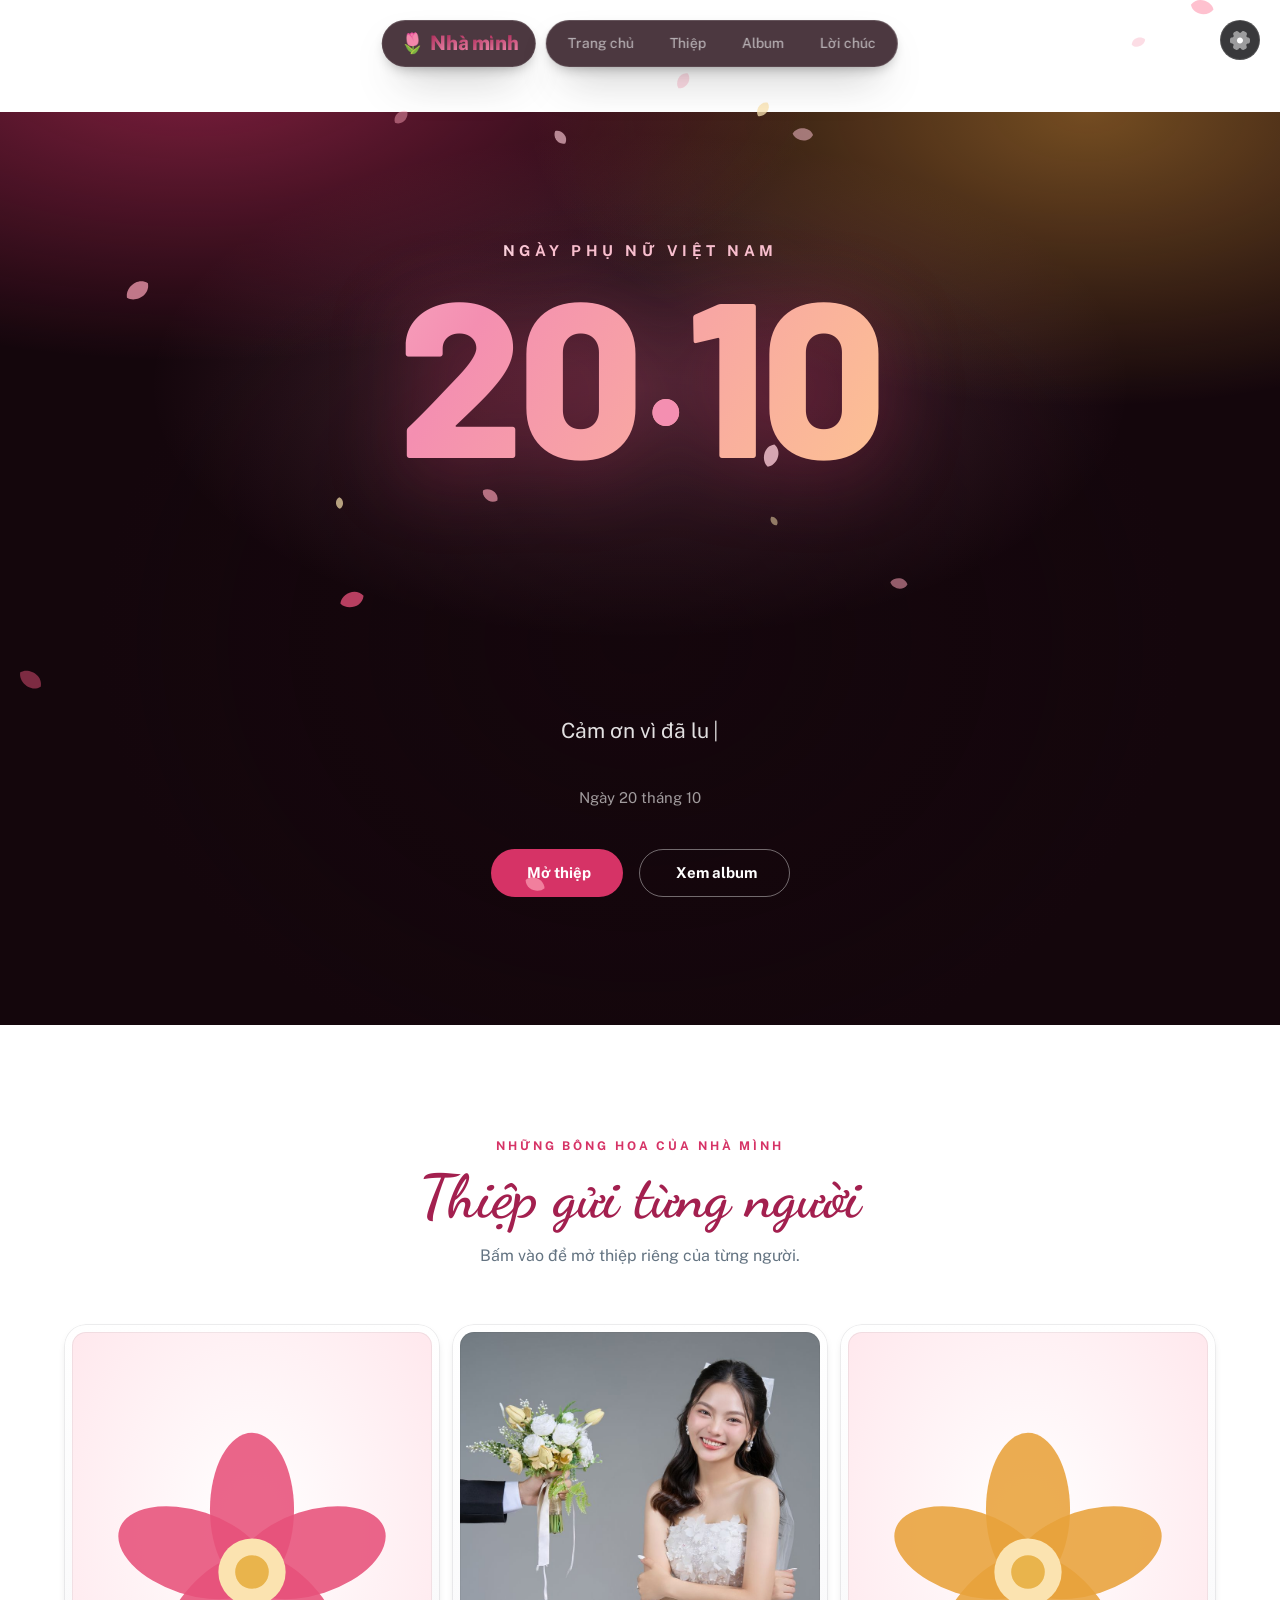
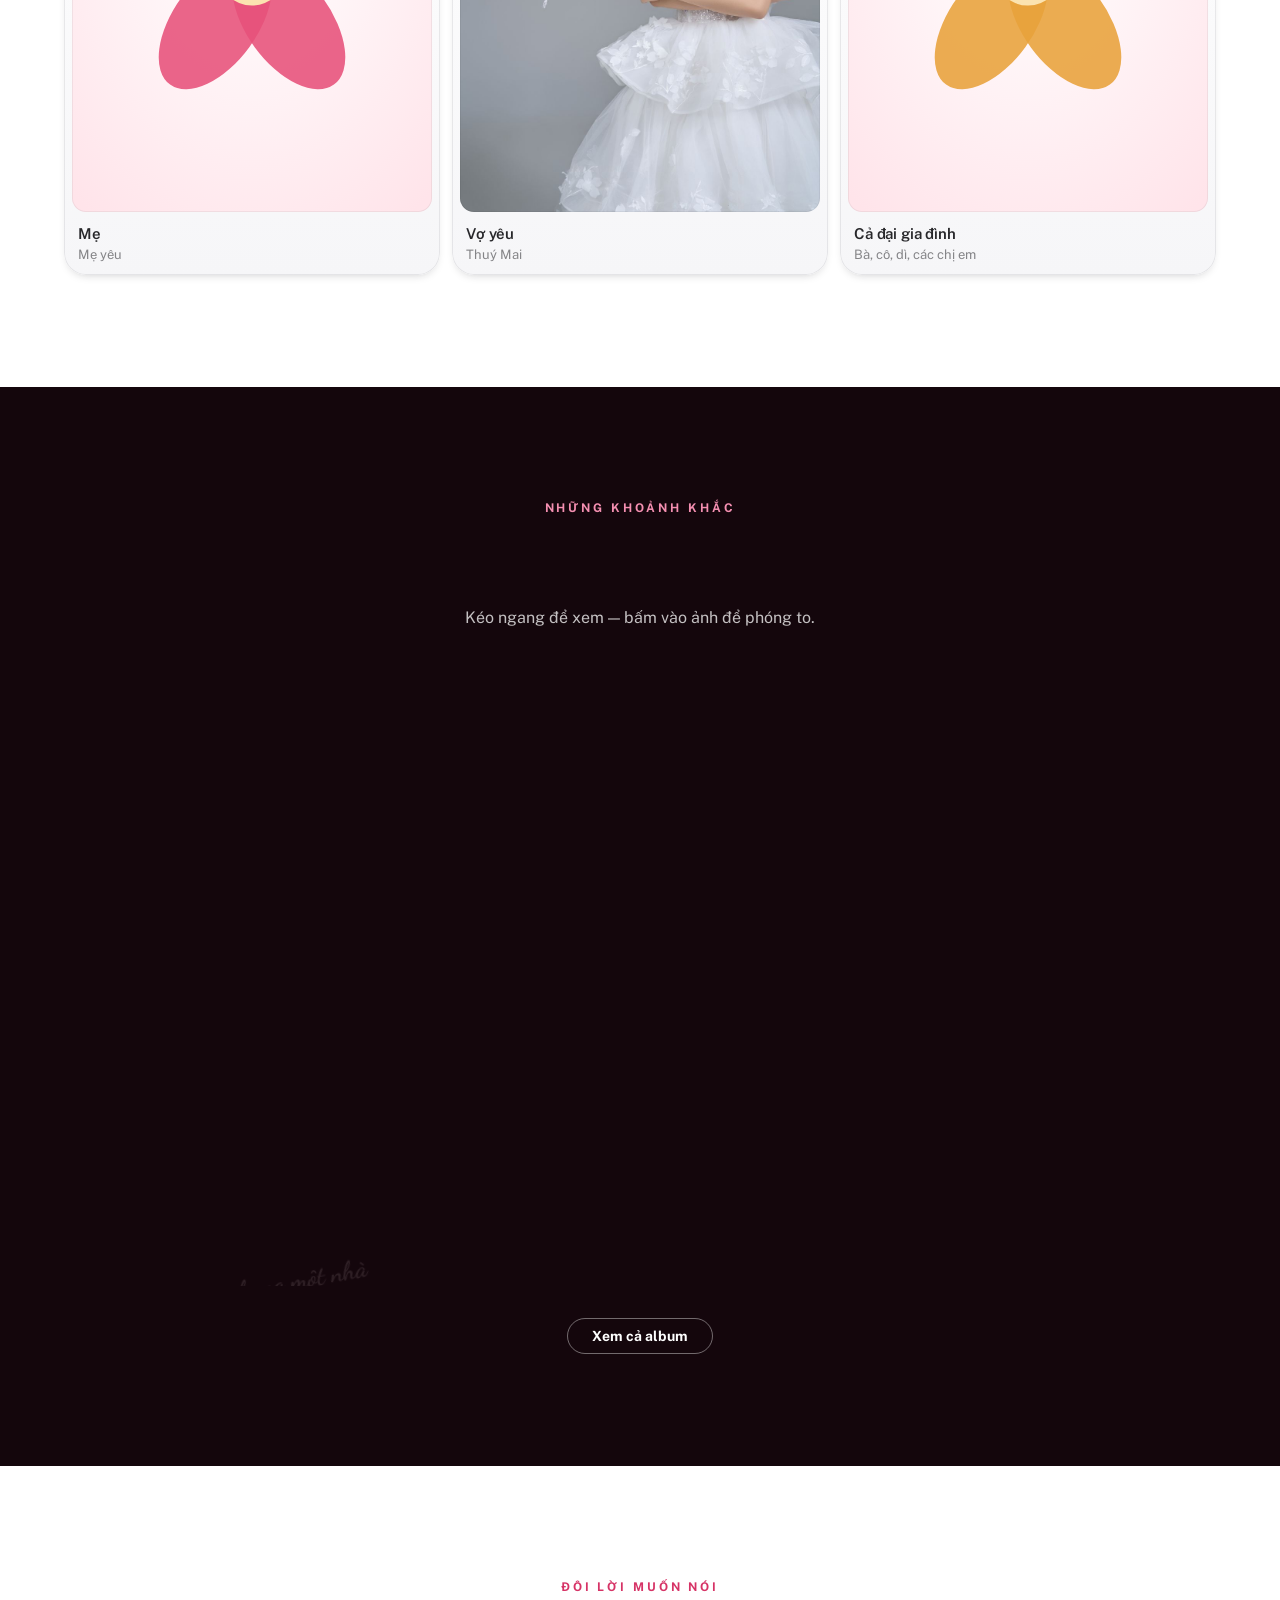
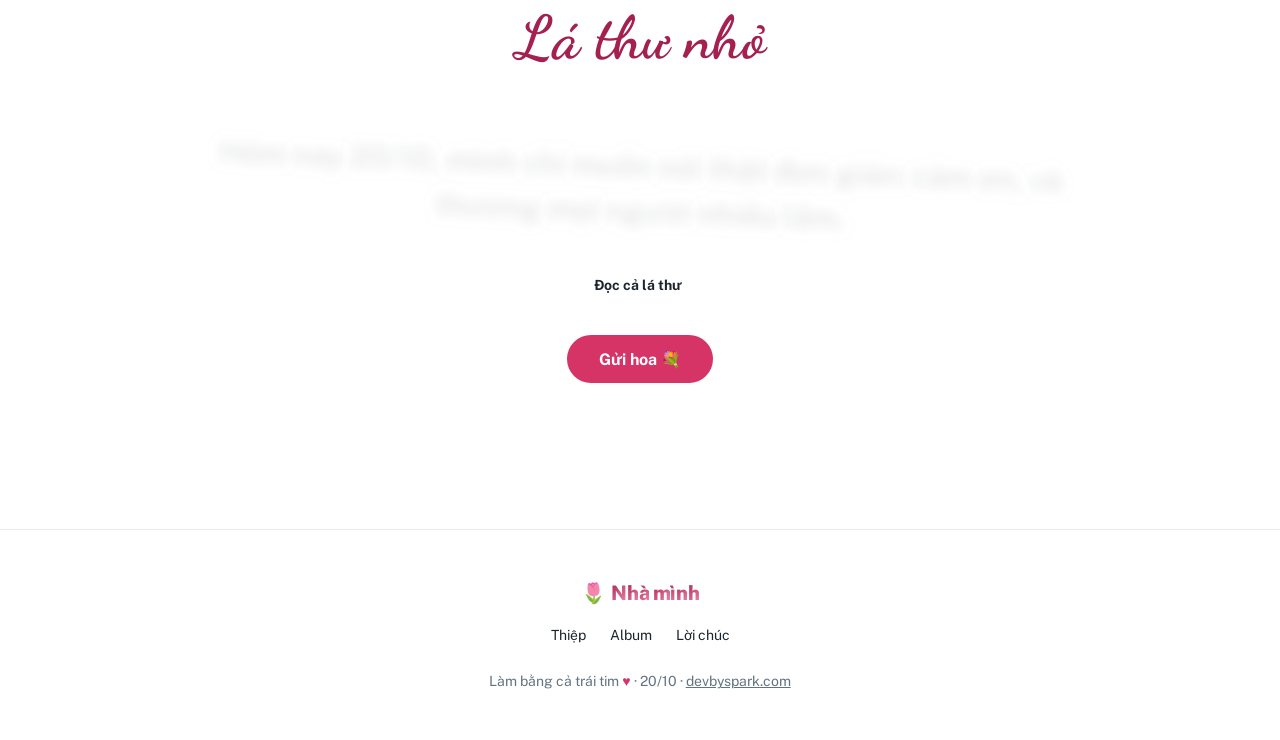
<file: index.html>
<!DOCTYPE html><html lang="vi" dir="ltr"><head><meta charSet="utf-8"/><link rel="preconnect" href="/" crossorigin=""/><meta name="viewport" content="width=device-width, initial-scale=1"/><link rel="stylesheet" href="/_next/static/chunks/1fokbakcivw5s.css" data-precedence="next"/><link rel="stylesheet" href="/_next/static/chunks/15a87598x8lxl.css" data-precedence="next"/><link rel="stylesheet" href="/_next/static/chunks/43c-40y4ojcg-.css" data-precedence="next"/><link rel="stylesheet" href="/_next/static/chunks/3igjq-o8hj05y.css" data-precedence="next"/><link rel="stylesheet" href="/_next/static/chunks/1pe0rxt_jd2ne.css" data-precedence="next"/><link rel="stylesheet" href="/_next/static/chunks/1frmsmqj4hz4m.css" data-precedence="next"/><link rel="preload" as="script" fetchPriority="low" href="/_next/static/chunks/3mc6dra1m0098.js"/><script src="/_next/static/chunks/00murl_11ua63.js" async=""></script><script src="/_next/static/chunks/1aijdav4dknbm.js" async=""></script><script src="/_next/static/chunks/1ledh2nc7-lcv.js" async=""></script><script src="/_next/static/chunks/turbopack-3e8g4905ehrmp.js" async=""></script><script src="/_next/static/chunks/0ezoeifx_kyq-.js" async=""></script><script src="/_next/static/chunks/0-u834wf1ras9.js" async=""></script><script src="/_next/static/chunks/3u1kwktm9dxa5.js" async=""></script><script src="/_next/static/chunks/0c5tq5n47noph.js" async=""></script><script src="/_next/static/chunks/0r34ipmquz5dc.js" async=""></script><script src="/_next/static/chunks/063f7o7c9pb4r.js" async=""></script><script src="/_next/static/chunks/1nhbs0giyd0g5.js" async=""></script><script src="/_next/static/chunks/0wqsx49fv4oo2.js" async=""></script><script src="/_next/static/chunks/1nj823rl6we4w.js" async=""></script><script src="/_next/static/chunks/2fx_cu5c6mvgk.js" async=""></script><script src="/_next/static/chunks/3pmhe_-1o5rmo.js" async=""></script><script src="/_next/static/chunks/2xtwzrg-pqnbg.js" async=""></script><script src="/_next/static/chunks/0pru23k6-e0m8.js" async=""></script><script src="/_next/static/chunks/1057xjdoe-yfp.js" async=""></script><script src="/_next/static/chunks/3v5i05b930to5.js" async=""></script><script src="/_next/static/chunks/1-o912xxpjquk.js" async=""></script><meta name="theme-color" content="#D63366"/><title>Chúc mừng 20/10 · Gia đình Xuân Bình</title><meta name="description" content="Gửi những người phụ nữ của gia đình mình — cảm ơn vì đã luôn là nắng ấm của ngôi nhà nhỏ."/><link rel="manifest" href="/manifest.webmanifest"/><meta property="og:title" content="Chúc mừng 20/10 🌷 Gửi những người phụ nữ của gia đình mình"/><meta property="og:description" content="Cảm ơn vì đã luôn là nắng ấm của ngôi nhà nhỏ. Mở thiệp nhé!"/><meta property="og:url" content="https://family.devbyspark.com/"/><meta property="og:locale" content="vi_VN"/><meta property="og:image" content="https://family.devbyspark.com/og.png"/><meta property="og:image:width" content="1200"/><meta property="og:image:height" content="630"/><meta property="og:type" content="website"/><meta name="twitter:card" content="summary_large_image"/><meta name="twitter:title" content="Chúc mừng 20/10 🌷 Gửi những người phụ nữ của gia đình mình"/><meta name="twitter:description" content="Cảm ơn vì đã luôn là nắng ấm của ngôi nhà nhỏ. Mở thiệp nhé!"/><meta name="twitter:image" content="https://family.devbyspark.com/og.png"/><meta name="twitter:image:width" content="1200"/><meta name="twitter:image:height" content="630"/><link rel="icon" href="/favicon.ico?favicon.2x4jdh7-6kxj1.ico" sizes="64x64" type="image/x-icon"/><link rel="icon" href="/icon.png?icon.0lujvbsg6a-1l.png" sizes="512x512" type="image/png"/><link rel="apple-touch-icon" href="/apple-icon.png?apple-icon.04yhaim695wx3.png" sizes="180x180" type="image/png"/><meta name="next-size-adjust" content=""/><script src="/_next/static/chunks/0cz1d0mv5g_q7.js" noModule=""></script><style data-emotion="css-global qniq00">html{-webkit-font-smoothing:antialiased;-moz-osx-font-smoothing:grayscale;box-sizing:border-box;-webkit-text-size-adjust:100%;}*,*::before,*::after{box-sizing:inherit;}strong,b{font-weight:700;}body{margin:0;color:var(--palette-text-primary);font-family:"Public Sans Variable",-apple-system,BlinkMacSystemFont,"Segoe UI",Roboto,"Helvetica Neue",Arial,sans-serif,"Apple Color Emoji","Segoe UI Emoji","Segoe UI Symbol";font-weight:400;font-size:1rem;line-height:1.5;background-color:var(--palette-background-default);}@media print{body{background-color:var(--palette-common-white);}}body::backdrop{background-color:var(--palette-background-default);}html{font-size:16px;}</style><style data-emotion="css-global u9e05w">body{--layout-nav-zIndex:1201;--layout-nav-mobile-width:288px;--layout-header-blur:8px;--layout-header-zIndex:1101;--layout-header-mobile-height:64px;--layout-header-desktop-height:72px;}</style><style data-emotion="css-global 1qdidnb">:root{--spacing:8px;--shape-borderRadius:8px;--shadows-0:none;--shadows-1:0px 2px 1px -1px rgba(0,0,0,0.2),0px 1px 1px 0px rgba(0,0,0,0.14),0px 1px 3px 0px rgba(0,0,0,0.12);--shadows-2:0px 3px 1px -2px rgba(0,0,0,0.2),0px 2px 2px 0px rgba(0,0,0,0.14),0px 1px 5px 0px rgba(0,0,0,0.12);--shadows-3:0px 3px 3px -2px rgba(0,0,0,0.2),0px 3px 4px 0px rgba(0,0,0,0.14),0px 1px 8px 0px rgba(0,0,0,0.12);--shadows-4:0px 2px 4px -1px rgba(0,0,0,0.2),0px 4px 5px 0px rgba(0,0,0,0.14),0px 1px 10px 0px rgba(0,0,0,0.12);--shadows-5:0px 3px 5px -1px rgba(0,0,0,0.2),0px 5px 8px 0px rgba(0,0,0,0.14),0px 1px 14px 0px rgba(0,0,0,0.12);--shadows-6:0px 3px 5px -1px rgba(0,0,0,0.2),0px 6px 10px 0px rgba(0,0,0,0.14),0px 1px 18px 0px rgba(0,0,0,0.12);--shadows-7:0px 4px 5px -2px rgba(0,0,0,0.2),0px 7px 10px 1px rgba(0,0,0,0.14),0px 2px 16px 1px rgba(0,0,0,0.12);--shadows-8:0px 5px 5px -3px rgba(0,0,0,0.2),0px 8px 10px 1px rgba(0,0,0,0.14),0px 3px 14px 2px rgba(0,0,0,0.12);--shadows-9:0px 5px 6px -3px rgba(0,0,0,0.2),0px 9px 12px 1px rgba(0,0,0,0.14),0px 3px 16px 2px rgba(0,0,0,0.12);--shadows-10:0px 6px 6px -3px rgba(0,0,0,0.2),0px 10px 14px 1px rgba(0,0,0,0.14),0px 4px 18px 3px rgba(0,0,0,0.12);--shadows-11:0px 6px 7px -4px rgba(0,0,0,0.2),0px 11px 15px 1px rgba(0,0,0,0.14),0px 4px 20px 3px rgba(0,0,0,0.12);--shadows-12:0px 7px 8px -4px rgba(0,0,0,0.2),0px 12px 17px 2px rgba(0,0,0,0.14),0px 5px 22px 4px rgba(0,0,0,0.12);--shadows-13:0px 7px 8px -4px rgba(0,0,0,0.2),0px 13px 19px 2px rgba(0,0,0,0.14),0px 5px 24px 4px rgba(0,0,0,0.12);--shadows-14:0px 7px 9px -4px rgba(0,0,0,0.2),0px 14px 21px 2px rgba(0,0,0,0.14),0px 5px 26px 4px rgba(0,0,0,0.12);--shadows-15:0px 8px 9px -5px rgba(0,0,0,0.2),0px 15px 22px 2px rgba(0,0,0,0.14),0px 6px 28px 5px rgba(0,0,0,0.12);--shadows-16:0px 8px 10px -5px rgba(0,0,0,0.2),0px 16px 24px 2px rgba(0,0,0,0.14),0px 6px 30px 5px rgba(0,0,0,0.12);--shadows-17:0px 8px 11px -5px rgba(0,0,0,0.2),0px 17px 26px 2px rgba(0,0,0,0.14),0px 6px 32px 5px rgba(0,0,0,0.12);--shadows-18:0px 9px 11px -5px rgba(0,0,0,0.2),0px 18px 28px 2px rgba(0,0,0,0.14),0px 7px 34px 6px rgba(0,0,0,0.12);--shadows-19:0px 9px 12px -6px rgba(0,0,0,0.2),0px 19px 29px 2px rgba(0,0,0,0.14),0px 7px 36px 6px rgba(0,0,0,0.12);--shadows-20:0px 10px 13px -6px rgba(0,0,0,0.2),0px 20px 31px 3px rgba(0,0,0,0.14),0px 8px 38px 7px rgba(0,0,0,0.12);--shadows-21:0px 10px 13px -6px rgba(0,0,0,0.2),0px 21px 33px 3px rgba(0,0,0,0.14),0px 8px 40px 7px rgba(0,0,0,0.12);--shadows-22:0px 10px 14px -6px rgba(0,0,0,0.2),0px 22px 35px 3px rgba(0,0,0,0.14),0px 8px 42px 7px rgba(0,0,0,0.12);--shadows-23:0px 11px 14px -7px rgba(0,0,0,0.2),0px 23px 36px 3px rgba(0,0,0,0.14),0px 9px 44px 8px rgba(0,0,0,0.12);--shadows-24:0px 11px 15px -7px rgba(0,0,0,0.2),0px 24px 38px 3px rgba(0,0,0,0.14),0px 9px 46px 8px rgba(0,0,0,0.12);--zIndex-mobileStepper:1000;--zIndex-fab:1050;--zIndex-speedDial:1050;--zIndex-appBar:1100;--zIndex-drawer:1200;--zIndex-modal:1300;--zIndex-snackbar:1400;--zIndex-tooltip:1500;--font-h1:800 2.5rem/1.25 "Barlow",-apple-system,BlinkMacSystemFont,"Segoe UI",Roboto,"Helvetica Neue",Arial,sans-serif,"Apple Color Emoji","Segoe UI Emoji","Segoe UI Symbol";--font-h2:800 2rem/1.3333333333333333 "Barlow",-apple-system,BlinkMacSystemFont,"Segoe UI",Roboto,"Helvetica Neue",Arial,sans-serif,"Apple Color Emoji","Segoe UI Emoji","Segoe UI Symbol";--font-h3:700 1.5rem/1.5 "Barlow",-apple-system,BlinkMacSystemFont,"Segoe UI",Roboto,"Helvetica Neue",Arial,sans-serif,"Apple Color Emoji","Segoe UI Emoji","Segoe UI Symbol";--font-h4:700 1.25rem/1.5 "Public Sans Variable",-apple-system,BlinkMacSystemFont,"Segoe UI",Roboto,"Helvetica Neue",Arial,sans-serif,"Apple Color Emoji","Segoe UI Emoji","Segoe UI Symbol";--font-h5:700 1.125rem/1.5 "Public Sans Variable",-apple-system,BlinkMacSystemFont,"Segoe UI",Roboto,"Helvetica Neue",Arial,sans-serif,"Apple Color Emoji","Segoe UI Emoji","Segoe UI Symbol";--font-h6:600 1.0625rem/1.5555555555555556 "Public Sans Variable",-apple-system,BlinkMacSystemFont,"Segoe UI",Roboto,"Helvetica Neue",Arial,sans-serif,"Apple Color Emoji","Segoe UI Emoji","Segoe UI Symbol";--font-subtitle1:600 1rem/1.5 "Public Sans Variable",-apple-system,BlinkMacSystemFont,"Segoe UI",Roboto,"Helvetica Neue",Arial,sans-serif,"Apple Color Emoji","Segoe UI Emoji","Segoe UI Symbol";--font-subtitle2:600 0.875rem/1.5714285714285714 "Public Sans Variable",-apple-system,BlinkMacSystemFont,"Segoe UI",Roboto,"Helvetica Neue",Arial,sans-serif,"Apple Color Emoji","Segoe UI Emoji","Segoe UI Symbol";--font-body1:400 1rem/1.5 "Public Sans Variable",-apple-system,BlinkMacSystemFont,"Segoe UI",Roboto,"Helvetica Neue",Arial,sans-serif,"Apple Color Emoji","Segoe UI Emoji","Segoe UI Symbol";--font-body2:400 0.875rem/1.5714285714285714 "Public Sans Variable",-apple-system,BlinkMacSystemFont,"Segoe UI",Roboto,"Helvetica Neue",Arial,sans-serif,"Apple Color Emoji","Segoe UI Emoji","Segoe UI Symbol";--font-caption:400 0.75rem/1.5 "Public Sans Variable",-apple-system,BlinkMacSystemFont,"Segoe UI",Roboto,"Helvetica Neue",Arial,sans-serif,"Apple Color Emoji","Segoe UI Emoji","Segoe UI Symbol";--font-overline:700 0.75rem/1.5 "Public Sans Variable",-apple-system,BlinkMacSystemFont,"Segoe UI",Roboto,"Helvetica Neue",Arial,sans-serif,"Apple Color Emoji","Segoe UI Emoji","Segoe UI Symbol";--font-button:700 0.875rem/1.7142857142857142 "Public Sans Variable",-apple-system,BlinkMacSystemFont,"Segoe UI",Roboto,"Helvetica Neue",Arial,sans-serif,"Apple Color Emoji","Segoe UI Emoji","Segoe UI Symbol";--font-inherit:inherit inherit/inherit inherit;}:root,[data-color-scheme="light"]{-webkit-print-color-scheme:light;color-scheme:light;--palette-primary-lighter:#FFE4EA;--palette-primary-light:#F48FB1;--palette-primary-main:#D63366;--palette-primary-dark:#A3204F;--palette-primary-darker:#5C1428;--palette-primary-contrastText:#FFFFFF;--palette-primary-lighterChannel:255 228 234;--palette-primary-lightChannel:244 143 177;--palette-primary-mainChannel:214 51 102;--palette-primary-darkChannel:163 32 79;--palette-primary-darkerChannel:92 20 40;--palette-primary-contrastTextChannel:255 255 255;--palette-secondary-lighter:#FFF1D6;--palette-secondary-light:#FFD08A;--palette-secondary-main:#E9A23B;--palette-secondary-dark:#B86E12;--palette-secondary-darker:#7A4100;--palette-secondary-contrastText:#FFFFFF;--palette-secondary-lighterChannel:255 241 214;--palette-secondary-lightChannel:255 208 138;--palette-secondary-mainChannel:233 162 59;--palette-secondary-darkChannel:184 110 18;--palette-secondary-darkerChannel:122 65 0;--palette-secondary-contrastTextChannel:255 255 255;--palette-info-lighter:#CAFDF5;--palette-info-light:#61F3F3;--palette-info-main:#00B8D9;--palette-info-dark:#006C9C;--palette-info-darker:#003768;--palette-info-contrastText:#FFFFFF;--palette-info-lighterChannel:202 253 245;--palette-info-lightChannel:97 243 243;--palette-info-mainChannel:0 184 217;--palette-info-darkChannel:0 108 156;--palette-info-darkerChannel:0 55 104;--palette-info-contrastTextChannel:255 255 255;--palette-success-lighter:#D3FCD2;--palette-success-light:#77ED8B;--palette-success-main:#22C55E;--palette-success-dark:#118D57;--palette-success-darker:#065E49;--palette-success-contrastText:#ffffff;--palette-success-lighterChannel:211 252 210;--palette-success-lightChannel:119 237 139;--palette-success-mainChannel:34 197 94;--palette-success-darkChannel:17 141 87;--palette-success-darkerChannel:6 94 73;--palette-success-contrastTextChannel:255 255 255;--palette-warning-lighter:#FFF5CC;--palette-warning-light:#FFD666;--palette-warning-main:#FFAB00;--palette-warning-dark:#B76E00;--palette-warning-darker:#7A4100;--palette-warning-contrastText:#1C252E;--palette-warning-lighterChannel:255 245 204;--palette-warning-lightChannel:255 214 102;--palette-warning-mainChannel:255 171 0;--palette-warning-darkChannel:183 110 0;--palette-warning-darkerChannel:122 65 0;--palette-warning-contrastTextChannel:28 37 46;--palette-error-lighter:#FFE9D5;--palette-error-light:#FFAC82;--palette-error-main:#FF5630;--palette-error-dark:#B71D18;--palette-error-darker:#7A0916;--palette-error-contrastText:#FFFFFF;--palette-error-lighterChannel:255 233 213;--palette-error-lightChannel:255 172 130;--palette-error-mainChannel:255 86 48;--palette-error-darkChannel:183 29 24;--palette-error-darkerChannel:122 9 22;--palette-error-contrastTextChannel:255 255 255;--palette-common-black:#000000;--palette-common-white:#FFFFFF;--palette-common-blackChannel:0 0 0;--palette-common-whiteChannel:255 255 255;--palette-common-background:#fff;--palette-common-onBackground:#000;--palette-common-backgroundChannel:255 255 255;--palette-common-onBackgroundChannel:0 0 0;--palette-grey-50:#FCFDFD;--palette-grey-100:#F9FAFB;--palette-grey-200:#F4F6F8;--palette-grey-300:#DFE3E8;--palette-grey-400:#C4CDD5;--palette-grey-500:#919EAB;--palette-grey-600:#637381;--palette-grey-700:#454F5B;--palette-grey-800:#1C252E;--palette-grey-900:#141A21;--palette-grey-50Channel:252 253 253;--palette-grey-100Channel:249 250 251;--palette-grey-200Channel:244 246 248;--palette-grey-300Channel:223 227 232;--palette-grey-400Channel:196 205 213;--palette-grey-500Channel:145 158 171;--palette-grey-600Channel:99 115 129;--palette-grey-700Channel:69 79 91;--palette-grey-800Channel:28 37 46;--palette-grey-900Channel:20 26 33;--palette-grey-A100:#f5f5f5;--palette-grey-A200:#eeeeee;--palette-grey-A400:#bdbdbd;--palette-grey-A700:#616161;--palette-divider:rgba(145 158 171 / 20%);--palette-text-primary:#1C252E;--palette-text-secondary:#637381;--palette-text-disabled:#919EAB;--palette-text-primaryChannel:28 37 46;--palette-text-secondaryChannel:99 115 129;--palette-text-disabledChannel:145 158 171;--palette-background-paper:#FFFFFF;--palette-background-default:#FFFFFF;--palette-background-neutral:#F4F6F8;--palette-background-paperChannel:255 255 255;--palette-background-defaultChannel:255 255 255;--palette-background-neutralChannel:244 246 248;--palette-action-hover:rgba(145 158 171 / 8%);--palette-action-selected:rgba(145 158 171 / 16%);--palette-action-focus:rgba(145 158 171 / 24%);--palette-action-disabled:rgba(145 158 171 / 80%);--palette-action-disabledBackground:rgba(145 158 171 / 24%);--palette-action-hoverOpacity:0.08;--palette-action-disabledOpacity:0.48;--palette-action-active:#637381;--palette-action-selectedOpacity:0.08;--palette-action-focusOpacity:0.12;--palette-action-activatedOpacity:0.12;--palette-action-activeChannel:99 115 129;--palette-action-selectedChannel:145;--palette-Alert-errorColor:rgb(102, 68, 52);--palette-Alert-infoColor:rgb(38, 97, 97);--palette-Alert-successColor:rgb(47, 94, 55);--palette-Alert-warningColor:rgb(102, 85, 40);--palette-Alert-errorFilledBg:var(--palette-error-main, #FF5630);--palette-Alert-infoFilledBg:var(--palette-info-main, #00B8D9);--palette-Alert-successFilledBg:var(--palette-success-main, #22C55E);--palette-Alert-warningFilledBg:var(--palette-warning-main, #FFAB00);--palette-Alert-errorFilledColor:#fff;--palette-Alert-infoFilledColor:rgba(0, 0, 0, 0.87);--palette-Alert-successFilledColor:rgba(0, 0, 0, 0.87);--palette-Alert-warningFilledColor:rgba(0, 0, 0, 0.87);--palette-Alert-errorStandardBg:rgb(255, 246, 242);--palette-Alert-infoStandardBg:rgb(239, 253, 253);--palette-Alert-successStandardBg:rgb(241, 253, 243);--palette-Alert-warningStandardBg:rgb(255, 250, 239);--palette-Alert-errorIconColor:var(--palette-error-main, #FF5630);--palette-Alert-infoIconColor:var(--palette-info-main, #00B8D9);--palette-Alert-successIconColor:var(--palette-success-main, #22C55E);--palette-Alert-warningIconColor:var(--palette-warning-main, #FFAB00);--palette-AppBar-defaultBg:var(--palette-grey-100, #F9FAFB);--palette-Avatar-defaultBg:var(--palette-grey-400, #C4CDD5);--palette-Button-inheritContainedBg:var(--palette-grey-300, #DFE3E8);--palette-Button-inheritContainedHoverBg:var(--palette-grey-A100, #f5f5f5);--palette-Chip-defaultBorder:var(--palette-grey-400, #C4CDD5);--palette-Chip-defaultAvatarColor:var(--palette-grey-700, #454F5B);--palette-Chip-defaultIconColor:var(--palette-grey-700, #454F5B);--palette-FilledInput-bg:rgba(0, 0, 0, 0.06);--palette-FilledInput-hoverBg:rgba(0, 0, 0, 0.09);--palette-FilledInput-disabledBg:rgba(0, 0, 0, 0.12);--palette-LinearProgress-primaryBg:rgb(239, 177, 196);--palette-LinearProgress-secondaryBg:rgb(246, 219, 180);--palette-LinearProgress-errorBg:rgb(255, 190, 176);--palette-LinearProgress-infoBg:rgb(158, 228, 240);--palette-LinearProgress-successBg:rgb(171, 232, 193);--palette-LinearProgress-warningBg:rgb(255, 223, 158);--palette-Skeleton-bg:rgba(var(--palette-text-primaryChannel, 28 37 46) / 0.11);--palette-Slider-primaryTrack:rgb(239, 177, 196);--palette-Slider-secondaryTrack:rgb(246, 219, 180);--palette-Slider-errorTrack:rgb(255, 190, 176);--palette-Slider-infoTrack:rgb(158, 228, 240);--palette-Slider-successTrack:rgb(171, 232, 193);--palette-Slider-warningTrack:rgb(255, 223, 158);--palette-SnackbarContent-bg:rgb(50, 50, 50);--palette-SnackbarContent-color:#fff;--palette-SpeedDialAction-fabHoverBg:rgb(216, 216, 216);--palette-StepConnector-border:var(--palette-grey-400, #C4CDD5);--palette-StepContent-border:var(--palette-grey-400, #C4CDD5);--palette-Switch-defaultColor:var(--palette-common-white, #FFFFFF);--palette-Switch-defaultDisabledColor:var(--palette-grey-100, #F9FAFB);--palette-Switch-primaryDisabledColor:rgb(239, 177, 196);--palette-Switch-secondaryDisabledColor:rgb(246, 219, 180);--palette-Switch-errorDisabledColor:rgb(255, 190, 176);--palette-Switch-infoDisabledColor:rgb(158, 228, 240);--palette-Switch-successDisabledColor:rgb(171, 232, 193);--palette-Switch-warningDisabledColor:rgb(255, 223, 158);--palette-TableCell-border:rgba(241, NaN, NaN, 1);--palette-Tooltip-bg:rgba(69, 79, 91, 0.92);--palette-dividerChannel:145;--shadows-0:none;--shadows-1:0px 2px 1px -1px rgba(145 158 171 / 20%),0px 1px 1px 0px rgba(145 158 171 / 14%),0px 1px 3px 0px rgba(145 158 171 / 12%);--shadows-2:0px 3px 1px -2px rgba(145 158 171 / 20%),0px 2px 2px 0px rgba(145 158 171 / 14%),0px 1px 5px 0px rgba(145 158 171 / 12%);--shadows-3:0px 3px 3px -2px rgba(145 158 171 / 20%),0px 3px 4px 0px rgba(145 158 171 / 14%),0px 1px 8px 0px rgba(145 158 171 / 12%);--shadows-4:0px 2px 4px -1px rgba(145 158 171 / 20%),0px 4px 5px 0px rgba(145 158 171 / 14%),0px 1px 10px 0px rgba(145 158 171 / 12%);--shadows-5:0px 3px 5px -1px rgba(145 158 171 / 20%),0px 5px 8px 0px rgba(145 158 171 / 14%),0px 1px 14px 0px rgba(145 158 171 / 12%);--shadows-6:0px 3px 5px -1px rgba(145 158 171 / 20%),0px 6px 10px 0px rgba(145 158 171 / 14%),0px 1px 18px 0px rgba(145 158 171 / 12%);--shadows-7:0px 4px 5px -2px rgba(145 158 171 / 20%),0px 7px 10px 1px rgba(145 158 171 / 14%),0px 2px 16px 1px rgba(145 158 171 / 12%);--shadows-8:0px 5px 5px -3px rgba(145 158 171 / 20%),0px 8px 10px 1px rgba(145 158 171 / 14%),0px 3px 14px 2px rgba(145 158 171 / 12%);--shadows-9:0px 5px 6px -3px rgba(145 158 171 / 20%),0px 9px 12px 1px rgba(145 158 171 / 14%),0px 3px 16px 2px rgba(145 158 171 / 12%);--shadows-10:0px 6px 6px -3px rgba(145 158 171 / 20%),0px 10px 14px 1px rgba(145 158 171 / 14%),0px 4px 18px 3px rgba(145 158 171 / 12%);--shadows-11:0px 6px 7px -4px rgba(145 158 171 / 20%),0px 11px 15px 1px rgba(145 158 171 / 14%),0px 4px 20px 3px rgba(145 158 171 / 12%);--shadows-12:0px 7px 8px -4px rgba(145 158 171 / 20%),0px 12px 17px 2px rgba(145 158 171 / 14%),0px 5px 22px 4px rgba(145 158 171 / 12%);--shadows-13:0px 7px 8px -4px rgba(145 158 171 / 20%),0px 13px 19px 2px rgba(145 158 171 / 14%),0px 5px 24px 4px rgba(145 158 171 / 12%);--shadows-14:0px 7px 9px -4px rgba(145 158 171 / 20%),0px 14px 21px 2px rgba(145 158 171 / 14%),0px 5px 26px 4px rgba(145 158 171 / 12%);--shadows-15:0px 8px 9px -5px rgba(145 158 171 / 20%),0px 15px 22px 2px rgba(145 158 171 / 14%),0px 6px 28px 5px rgba(145 158 171 / 12%);--shadows-16:0px 8px 10px -5px rgba(145 158 171 / 20%),0px 16px 24px 2px rgba(145 158 171 / 14%),0px 6px 30px 5px rgba(145 158 171 / 12%);--shadows-17:0px 8px 11px -5px rgba(145 158 171 / 20%),0px 17px 26px 2px rgba(145 158 171 / 14%),0px 6px 32px 5px rgba(145 158 171 / 12%);--shadows-18:0px 9px 11px -5px rgba(145 158 171 / 20%),0px 18px 28px 2px rgba(145 158 171 / 14%),0px 7px 34px 6px rgba(145 158 171 / 12%);--shadows-19:0px 9px 12px -6px rgba(145 158 171 / 20%),0px 19px 29px 2px rgba(145 158 171 / 14%),0px 7px 36px 6px rgba(145 158 171 / 12%);--shadows-20:0px 10px 13px -6px rgba(145 158 171 / 20%),0px 20px 31px 3px rgba(145 158 171 / 14%),0px 8px 38px 7px rgba(145 158 171 / 12%);--shadows-21:0px 10px 13px -6px rgba(145 158 171 / 20%),0px 21px 33px 3px rgba(145 158 171 / 14%),0px 8px 40px 7px rgba(145 158 171 / 12%);--shadows-22:0px 10px 14px -6px rgba(145 158 171 / 20%),0px 22px 35px 3px rgba(145 158 171 / 14%),0px 8px 42px 7px rgba(145 158 171 / 12%);--shadows-23:0px 11px 14px -7px rgba(145 158 171 / 20%),0px 23px 36px 3px rgba(145 158 171 / 14%),0px 9px 44px 8px rgba(145 158 171 / 12%);--shadows-24:0px 11px 15px -7px rgba(145 158 171 / 20%),0px 24px 38px 3px rgba(145 158 171 / 14%),0px 9px 46px 8px rgba(145 158 171 / 12%);--customShadows-z1:0 1px 2px 0 rgba(145 158 171 / 16%);--customShadows-z4:0 4px 8px 0 rgba(145 158 171 / 16%);--customShadows-z8:0 8px 16px 0 rgba(145 158 171 / 16%);--customShadows-z12:0 12px 24px -4px rgba(145 158 171 / 16%);--customShadows-z16:0 16px 32px -4px rgba(145 158 171 / 16%);--customShadows-z20:0 20px 40px -4px rgba(145 158 171 / 16%);--customShadows-z24:0 24px 48px 0 rgba(145 158 171 / 16%);--customShadows-dialog:-40px 40px 80px -8px rgba(0 0 0 / 24%);--customShadows-card:0 0 2px 0 rgba(145 158 171 / 20%),0 12px 24px -4px rgba(145 158 171 / 12%);--customShadows-dropdown:0 0 2px 0 rgba(145 158 171 / 24%),-20px 20px 40px -4px rgba(145 158 171 / 24%);--customShadows-primary:0 8px 16px 0 rgba(214 51 102 / 24%);--customShadows-secondary:0 8px 16px 0 rgba(233 162 59 / 24%);--customShadows-info:0 8px 16px 0 rgba(0 184 217 / 24%);--customShadows-success:0 8px 16px 0 rgba(34 197 94 / 24%);--customShadows-warning:0 8px 16px 0 rgba(255 171 0 / 24%);--customShadows-error:0 8px 16px 0 rgba(255 86 48 / 24%);--opacity-inputPlaceholder:0.42;--opacity-inputUnderline:0.42;--opacity-switchTrackDisabled:0.12;--opacity-switchTrack:0.38;}[data-color-scheme="dark"]{-webkit-print-color-scheme:dark;color-scheme:dark;--palette-common-black:#000000;--palette-common-white:#FFFFFF;--palette-common-blackChannel:0 0 0;--palette-common-whiteChannel:255 255 255;--palette-common-background:#000;--palette-common-onBackground:#fff;--palette-common-backgroundChannel:0 0 0;--palette-common-onBackgroundChannel:255 255 255;--palette-primary-lighter:#FFE4EA;--palette-primary-light:#F48FB1;--palette-primary-main:#D63366;--palette-primary-dark:#A3204F;--palette-primary-darker:#5C1428;--palette-primary-contrastText:#FFFFFF;--palette-primary-lighterChannel:255 228 234;--palette-primary-lightChannel:244 143 177;--palette-primary-mainChannel:214 51 102;--palette-primary-darkChannel:163 32 79;--palette-primary-darkerChannel:92 20 40;--palette-primary-contrastTextChannel:255 255 255;--palette-secondary-lighter:#FFF1D6;--palette-secondary-light:#FFD08A;--palette-secondary-main:#E9A23B;--palette-secondary-dark:#B86E12;--palette-secondary-darker:#7A4100;--palette-secondary-contrastText:#FFFFFF;--palette-secondary-lighterChannel:255 241 214;--palette-secondary-lightChannel:255 208 138;--palette-secondary-mainChannel:233 162 59;--palette-secondary-darkChannel:184 110 18;--palette-secondary-darkerChannel:122 65 0;--palette-secondary-contrastTextChannel:255 255 255;--palette-error-lighter:#FFE9D5;--palette-error-light:#FFAC82;--palette-error-main:#FF5630;--palette-error-dark:#B71D18;--palette-error-darker:#7A0916;--palette-error-contrastText:#FFFFFF;--palette-error-lighterChannel:255 233 213;--palette-error-lightChannel:255 172 130;--palette-error-mainChannel:255 86 48;--palette-error-darkChannel:183 29 24;--palette-error-darkerChannel:122 9 22;--palette-error-contrastTextChannel:255 255 255;--palette-warning-lighter:#FFF5CC;--palette-warning-light:#FFD666;--palette-warning-main:#FFAB00;--palette-warning-dark:#B76E00;--palette-warning-darker:#7A4100;--palette-warning-contrastText:#1C252E;--palette-warning-lighterChannel:255 245 204;--palette-warning-lightChannel:255 214 102;--palette-warning-mainChannel:255 171 0;--palette-warning-darkChannel:183 110 0;--palette-warning-darkerChannel:122 65 0;--palette-warning-contrastTextChannel:28 37 46;--palette-info-lighter:#CAFDF5;--palette-info-light:#61F3F3;--palette-info-main:#00B8D9;--palette-info-dark:#006C9C;--palette-info-darker:#003768;--palette-info-contrastText:#FFFFFF;--palette-info-lighterChannel:202 253 245;--palette-info-lightChannel:97 243 243;--palette-info-mainChannel:0 184 217;--palette-info-darkChannel:0 108 156;--palette-info-darkerChannel:0 55 104;--palette-info-contrastTextChannel:255 255 255;--palette-success-lighter:#D3FCD2;--palette-success-light:#77ED8B;--palette-success-main:#22C55E;--palette-success-dark:#118D57;--palette-success-darker:#065E49;--palette-success-contrastText:#ffffff;--palette-success-lighterChannel:211 252 210;--palette-success-lightChannel:119 237 139;--palette-success-mainChannel:34 197 94;--palette-success-darkChannel:17 141 87;--palette-success-darkerChannel:6 94 73;--palette-success-contrastTextChannel:255 255 255;--palette-grey-50:#FCFDFD;--palette-grey-100:#F9FAFB;--palette-grey-200:#F4F6F8;--palette-grey-300:#DFE3E8;--palette-grey-400:#C4CDD5;--palette-grey-500:#919EAB;--palette-grey-600:#637381;--palette-grey-700:#454F5B;--palette-grey-800:#1C252E;--palette-grey-900:#141A21;--palette-grey-A100:#f5f5f5;--palette-grey-A200:#eeeeee;--palette-grey-A400:#bdbdbd;--palette-grey-A700:#616161;--palette-grey-50Channel:252 253 253;--palette-grey-100Channel:249 250 251;--palette-grey-200Channel:244 246 248;--palette-grey-300Channel:223 227 232;--palette-grey-400Channel:196 205 213;--palette-grey-500Channel:145 158 171;--palette-grey-600Channel:99 115 129;--palette-grey-700Channel:69 79 91;--palette-grey-800Channel:28 37 46;--palette-grey-900Channel:20 26 33;--palette-text-primary:#FFFFFF;--palette-text-secondary:#919EAB;--palette-text-disabled:#637381;--palette-text-icon:rgba(255, 255, 255, 0.5);--palette-text-primaryChannel:255 255 255;--palette-text-secondaryChannel:145 158 171;--palette-text-disabledChannel:99 115 129;--palette-divider:rgba(145 158 171 / 20%);--palette-background-paper:#1C252E;--palette-background-default:#141A21;--palette-background-neutral:#28323D;--palette-background-paperChannel:28 37 46;--palette-background-defaultChannel:20 26 33;--palette-background-neutralChannel:40 50 61;--palette-action-active:#919EAB;--palette-action-hover:rgba(145 158 171 / 8%);--palette-action-hoverOpacity:0.08;--palette-action-selected:rgba(145 158 171 / 16%);--palette-action-selectedOpacity:0.16;--palette-action-disabled:rgba(145 158 171 / 80%);--palette-action-disabledBackground:rgba(145 158 171 / 24%);--palette-action-disabledOpacity:0.48;--palette-action-focus:rgba(145 158 171 / 24%);--palette-action-focusOpacity:0.12;--palette-action-activatedOpacity:0.24;--palette-action-activeChannel:145 158 171;--palette-action-selectedChannel:145;--palette-Alert-errorColor:rgb(255, 221, 205);--palette-Alert-infoColor:rgb(191, 250, 250);--palette-Alert-successColor:rgb(200, 247, 208);--palette-Alert-warningColor:rgb(255, 238, 193);--palette-Alert-errorFilledBg:var(--palette-error-dark, #B71D18);--palette-Alert-infoFilledBg:var(--palette-info-dark, #006C9C);--palette-Alert-successFilledBg:var(--palette-success-dark, #118D57);--palette-Alert-warningFilledBg:var(--palette-warning-dark, #B76E00);--palette-Alert-errorFilledColor:#fff;--palette-Alert-infoFilledColor:#fff;--palette-Alert-successFilledColor:#fff;--palette-Alert-warningFilledColor:#fff;--palette-Alert-errorStandardBg:rgb(25, 17, 12);--palette-Alert-infoStandardBg:rgb(9, 24, 24);--palette-Alert-successStandardBg:rgb(11, 23, 13);--palette-Alert-warningStandardBg:rgb(25, 21, 10);--palette-Alert-errorIconColor:var(--palette-error-main, #FF5630);--palette-Alert-infoIconColor:var(--palette-info-main, #00B8D9);--palette-Alert-successIconColor:var(--palette-success-main, #22C55E);--palette-Alert-warningIconColor:var(--palette-warning-main, #FFAB00);--palette-AppBar-defaultBg:var(--palette-grey-900, #141A21);--palette-AppBar-darkBg:var(--palette-background-paper, #1C252E);--palette-AppBar-darkColor:var(--palette-text-primary, #FFFFFF);--palette-Avatar-defaultBg:var(--palette-grey-600, #637381);--palette-Button-inheritContainedBg:var(--palette-grey-800, #1C252E);--palette-Button-inheritContainedHoverBg:var(--palette-grey-700, #454F5B);--palette-Chip-defaultBorder:var(--palette-grey-700, #454F5B);--palette-Chip-defaultAvatarColor:var(--palette-grey-300, #DFE3E8);--palette-Chip-defaultIconColor:var(--palette-grey-300, #DFE3E8);--palette-FilledInput-bg:rgba(255, 255, 255, 0.09);--palette-FilledInput-hoverBg:rgba(255, 255, 255, 0.13);--palette-FilledInput-disabledBg:rgba(255, 255, 255, 0.12);--palette-LinearProgress-primaryBg:rgb(107, 25, 51);--palette-LinearProgress-secondaryBg:rgb(116, 81, 29);--palette-LinearProgress-errorBg:rgb(127, 43, 24);--palette-LinearProgress-infoBg:rgb(0, 92, 108);--palette-LinearProgress-successBg:rgb(17, 98, 47);--palette-LinearProgress-warningBg:rgb(127, 85, 0);--palette-Skeleton-bg:rgba(var(--palette-text-primaryChannel, 255 255 255) / 0.13);--palette-Slider-primaryTrack:rgb(107, 25, 51);--palette-Slider-secondaryTrack:rgb(116, 81, 29);--palette-Slider-errorTrack:rgb(127, 43, 24);--palette-Slider-infoTrack:rgb(0, 92, 108);--palette-Slider-successTrack:rgb(17, 98, 47);--palette-Slider-warningTrack:rgb(127, 85, 0);--palette-SnackbarContent-bg:rgb(250, 250, 250);--palette-SnackbarContent-color:rgba(0, 0, 0, 0.87);--palette-SpeedDialAction-fabHoverBg:rgb(62, 69, 77);--palette-StepConnector-border:var(--palette-grey-600, #637381);--palette-StepContent-border:var(--palette-grey-600, #637381);--palette-Switch-defaultColor:var(--palette-grey-300, #DFE3E8);--palette-Switch-defaultDisabledColor:var(--palette-grey-600, #637381);--palette-Switch-primaryDisabledColor:rgb(96, 22, 45);--palette-Switch-secondaryDisabledColor:rgb(104, 72, 26);--palette-Switch-errorDisabledColor:rgb(114, 38, 21);--palette-Switch-infoDisabledColor:rgb(0, 82, 97);--palette-Switch-successDisabledColor:rgb(15, 88, 42);--palette-Switch-warningDisabledColor:rgb(114, 76, 0);--palette-TableCell-border:rgba(46, NaN, NaN, 1);--palette-Tooltip-bg:rgba(69, 79, 91, 0.92);--palette-dividerChannel:145;--opacity-inputPlaceholder:0.5;--opacity-inputUnderline:0.7;--opacity-switchTrackDisabled:0.2;--opacity-switchTrack:0.3;--overlays-0:none;--overlays-1:linear-gradient(rgba(255 255 255 / 0.051), rgba(255 255 255 / 0.051));--overlays-2:linear-gradient(rgba(255 255 255 / 0.069), rgba(255 255 255 / 0.069));--overlays-3:linear-gradient(rgba(255 255 255 / 0.082), rgba(255 255 255 / 0.082));--overlays-4:linear-gradient(rgba(255 255 255 / 0.092), rgba(255 255 255 / 0.092));--overlays-5:linear-gradient(rgba(255 255 255 / 0.101), rgba(255 255 255 / 0.101));--overlays-6:linear-gradient(rgba(255 255 255 / 0.108), rgba(255 255 255 / 0.108));--overlays-7:linear-gradient(rgba(255 255 255 / 0.114), rgba(255 255 255 / 0.114));--overlays-8:linear-gradient(rgba(255 255 255 / 0.119), rgba(255 255 255 / 0.119));--overlays-9:linear-gradient(rgba(255 255 255 / 0.124), rgba(255 255 255 / 0.124));--overlays-10:linear-gradient(rgba(255 255 255 / 0.128), rgba(255 255 255 / 0.128));--overlays-11:linear-gradient(rgba(255 255 255 / 0.132), rgba(255 255 255 / 0.132));--overlays-12:linear-gradient(rgba(255 255 255 / 0.135), rgba(255 255 255 / 0.135));--overlays-13:linear-gradient(rgba(255 255 255 / 0.139), rgba(255 255 255 / 0.139));--overlays-14:linear-gradient(rgba(255 255 255 / 0.142), rgba(255 255 255 / 0.142));--overlays-15:linear-gradient(rgba(255 255 255 / 0.145), rgba(255 255 255 / 0.145));--overlays-16:linear-gradient(rgba(255 255 255 / 0.147), rgba(255 255 255 / 0.147));--overlays-17:linear-gradient(rgba(255 255 255 / 0.15), rgba(255 255 255 / 0.15));--overlays-18:linear-gradient(rgba(255 255 255 / 0.152), rgba(255 255 255 / 0.152));--overlays-19:linear-gradient(rgba(255 255 255 / 0.155), rgba(255 255 255 / 0.155));--overlays-20:linear-gradient(rgba(255 255 255 / 0.157), rgba(255 255 255 / 0.157));--overlays-21:linear-gradient(rgba(255 255 255 / 0.159), rgba(255 255 255 / 0.159));--overlays-22:linear-gradient(rgba(255 255 255 / 0.161), rgba(255 255 255 / 0.161));--overlays-23:linear-gradient(rgba(255 255 255 / 0.163), rgba(255 255 255 / 0.163));--overlays-24:linear-gradient(rgba(255 255 255 / 0.165), rgba(255 255 255 / 0.165));--shadows-0:none;--shadows-1:0px 2px 1px -1px rgba(0 0 0 / 20%),0px 1px 1px 0px rgba(0 0 0 / 14%),0px 1px 3px 0px rgba(0 0 0 / 12%);--shadows-2:0px 3px 1px -2px rgba(0 0 0 / 20%),0px 2px 2px 0px rgba(0 0 0 / 14%),0px 1px 5px 0px rgba(0 0 0 / 12%);--shadows-3:0px 3px 3px -2px rgba(0 0 0 / 20%),0px 3px 4px 0px rgba(0 0 0 / 14%),0px 1px 8px 0px rgba(0 0 0 / 12%);--shadows-4:0px 2px 4px -1px rgba(0 0 0 / 20%),0px 4px 5px 0px rgba(0 0 0 / 14%),0px 1px 10px 0px rgba(0 0 0 / 12%);--shadows-5:0px 3px 5px -1px rgba(0 0 0 / 20%),0px 5px 8px 0px rgba(0 0 0 / 14%),0px 1px 14px 0px rgba(0 0 0 / 12%);--shadows-6:0px 3px 5px -1px rgba(0 0 0 / 20%),0px 6px 10px 0px rgba(0 0 0 / 14%),0px 1px 18px 0px rgba(0 0 0 / 12%);--shadows-7:0px 4px 5px -2px rgba(0 0 0 / 20%),0px 7px 10px 1px rgba(0 0 0 / 14%),0px 2px 16px 1px rgba(0 0 0 / 12%);--shadows-8:0px 5px 5px -3px rgba(0 0 0 / 20%),0px 8px 10px 1px rgba(0 0 0 / 14%),0px 3px 14px 2px rgba(0 0 0 / 12%);--shadows-9:0px 5px 6px -3px rgba(0 0 0 / 20%),0px 9px 12px 1px rgba(0 0 0 / 14%),0px 3px 16px 2px rgba(0 0 0 / 12%);--shadows-10:0px 6px 6px -3px rgba(0 0 0 / 20%),0px 10px 14px 1px rgba(0 0 0 / 14%),0px 4px 18px 3px rgba(0 0 0 / 12%);--shadows-11:0px 6px 7px -4px rgba(0 0 0 / 20%),0px 11px 15px 1px rgba(0 0 0 / 14%),0px 4px 20px 3px rgba(0 0 0 / 12%);--shadows-12:0px 7px 8px -4px rgba(0 0 0 / 20%),0px 12px 17px 2px rgba(0 0 0 / 14%),0px 5px 22px 4px rgba(0 0 0 / 12%);--shadows-13:0px 7px 8px -4px rgba(0 0 0 / 20%),0px 13px 19px 2px rgba(0 0 0 / 14%),0px 5px 24px 4px rgba(0 0 0 / 12%);--shadows-14:0px 7px 9px -4px rgba(0 0 0 / 20%),0px 14px 21px 2px rgba(0 0 0 / 14%),0px 5px 26px 4px rgba(0 0 0 / 12%);--shadows-15:0px 8px 9px -5px rgba(0 0 0 / 20%),0px 15px 22px 2px rgba(0 0 0 / 14%),0px 6px 28px 5px rgba(0 0 0 / 12%);--shadows-16:0px 8px 10px -5px rgba(0 0 0 / 20%),0px 16px 24px 2px rgba(0 0 0 / 14%),0px 6px 30px 5px rgba(0 0 0 / 12%);--shadows-17:0px 8px 11px -5px rgba(0 0 0 / 20%),0px 17px 26px 2px rgba(0 0 0 / 14%),0px 6px 32px 5px rgba(0 0 0 / 12%);--shadows-18:0px 9px 11px -5px rgba(0 0 0 / 20%),0px 18px 28px 2px rgba(0 0 0 / 14%),0px 7px 34px 6px rgba(0 0 0 / 12%);--shadows-19:0px 9px 12px -6px rgba(0 0 0 / 20%),0px 19px 29px 2px rgba(0 0 0 / 14%),0px 7px 36px 6px rgba(0 0 0 / 12%);--shadows-20:0px 10px 13px -6px rgba(0 0 0 / 20%),0px 20px 31px 3px rgba(0 0 0 / 14%),0px 8px 38px 7px rgba(0 0 0 / 12%);--shadows-21:0px 10px 13px -6px rgba(0 0 0 / 20%),0px 21px 33px 3px rgba(0 0 0 / 14%),0px 8px 40px 7px rgba(0 0 0 / 12%);--shadows-22:0px 10px 14px -6px rgba(0 0 0 / 20%),0px 22px 35px 3px rgba(0 0 0 / 14%),0px 8px 42px 7px rgba(0 0 0 / 12%);--shadows-23:0px 11px 14px -7px rgba(0 0 0 / 20%),0px 23px 36px 3px rgba(0 0 0 / 14%),0px 9px 44px 8px rgba(0 0 0 / 12%);--shadows-24:0px 11px 15px -7px rgba(0 0 0 / 20%),0px 24px 38px 3px rgba(0 0 0 / 14%),0px 9px 46px 8px rgba(0 0 0 / 12%);--customShadows-z1:0 1px 2px 0 rgba(0 0 0 / 16%);--customShadows-z4:0 4px 8px 0 rgba(0 0 0 / 16%);--customShadows-z8:0 8px 16px 0 rgba(0 0 0 / 16%);--customShadows-z12:0 12px 24px -4px rgba(0 0 0 / 16%);--customShadows-z16:0 16px 32px -4px rgba(0 0 0 / 16%);--customShadows-z20:0 20px 40px -4px rgba(0 0 0 / 16%);--customShadows-z24:0 24px 48px 0 rgba(0 0 0 / 16%);--customShadows-dialog:-40px 40px 80px -8px rgba(0 0 0 / 24%);--customShadows-card:0 0 2px 0 rgba(0 0 0 / 20%),0 12px 24px -4px rgba(0 0 0 / 12%);--customShadows-dropdown:0 0 2px 0 rgba(0 0 0 / 24%),-20px 20px 40px -4px rgba(0 0 0 / 24%);--customShadows-primary:0 8px 16px 0 rgba(214 51 102 / 24%);--customShadows-secondary:0 8px 16px 0 rgba(233 162 59 / 24%);--customShadows-info:0 8px 16px 0 rgba(0 184 217 / 24%);--customShadows-success:0 8px 16px 0 rgba(34 197 94 / 24%);--customShadows-warning:0 8px 16px 0 rgba(255 171 0 / 24%);--customShadows-error:0 8px 16px 0 rgba(255 86 48 / 24%);}</style><style data-emotion="css lcs3gc 0 9ecyen 16g5tq7 hltb5i xcj1iu 14nbxx6 1uvsvwr xt49xd 1mzjf29 chz7cr mz9m0q 5p47go 1jcp88r 17pb9ki x85jlf rgrkku 7cs04n 1e3lqck 1o4bjxm 5mazpv kqrgt1 1qvprvs xln5tn 3wvdnu 5cz62f 1uuw4iz">.css-lcs3gc{z-index:var(--zIndex-drawer);}.css-9ecyen{-webkit-text-decoration:none;text-decoration:none;display:-webkit-inline-box;display:-webkit-inline-flex;display:-ms-inline-flexbox;display:inline-flex;-webkit-align-items:center;-webkit-box-align:center;-ms-flex-align:center;align-items:center;}.css-16g5tq7{margin:0;font:inherit;line-height:inherit;letter-spacing:inherit;color:var(--palette-primary-main);-webkit-text-decoration:none;text-decoration:none;display:-webkit-inline-box;display:-webkit-inline-flex;display:-ms-inline-flexbox;display:inline-flex;-webkit-align-items:center;-webkit-box-align:center;-ms-flex-align:center;align-items:center;}.css-hltb5i{font-weight:800;letter-spacing:-0.02em;font-size:20px;white-space:nowrap;}.css-xcj1iu{margin-right:calc(0.75 * var(--spacing));}.css-14nbxx6{position:fixed;inset:0;pointer-events:none;z-index:1300;}@media (min-width:0px){.css-14nbxx6{display:block;}}@media (min-width:900px){.css-14nbxx6{display:none;}}.css-1uvsvwr{width:22px;height:22px;-webkit-flex-shrink:0;-ms-flex-negative:0;flex-shrink:0;display:-webkit-inline-box;display:-webkit-inline-flex;display:-ms-inline-flexbox;display:inline-flex;}.css-xt49xd{text-align:center;-webkit-flex:0 0 auto;-ms-flex:0 0 auto;flex:0 0 auto;font-size:1.5rem;padding:8px;border-radius:50%;color:var(--palette-action-active);-webkit-transition:background-color 150ms cubic-bezier(0.4, 0, 0.2, 1) 0ms;transition:background-color 150ms cubic-bezier(0.4, 0, 0.2, 1) 0ms;--IconButton-hoverBg:rgba(var(--palette-action-activeChannel) / var(--palette-action-hoverOpacity));padding:calc(0 * var(--spacing));width:40px;height:40px;position:fixed;z-index:1301;color:#fff;background-color:rgba(14, 14, 17, 0.82);border:1px solid rgba(255, 255, 255, 0.12);-webkit-backdrop-filter:blur(20px) saturate(180%);backdrop-filter:blur(20px) saturate(180%);}.css-xt49xd:hover{background-color:var(--IconButton-hoverBg);}@media (hover: none){.css-xt49xd:hover{background-color:transparent;}}.css-xt49xd.Mui-disabled{background-color:transparent;color:var(--palette-action-disabled);}.css-xt49xd.MuiIconButton-loading{color:transparent;}@media (min-width:0px){.css-xt49xd{top:14px;right:14px;}}@media (min-width:900px){.css-xt49xd{top:20px;right:20px;}}.css-xt49xd:hover{background-color:rgba(14, 14, 17, 0.95);}.css-1mzjf29{display:-webkit-inline-box;display:-webkit-inline-flex;display:-ms-inline-flexbox;display:inline-flex;-webkit-align-items:center;-webkit-box-align:center;-ms-flex-align:center;align-items:center;-webkit-box-pack:center;-ms-flex-pack:center;-webkit-justify-content:center;justify-content:center;position:relative;box-sizing:border-box;-webkit-tap-highlight-color:transparent;background-color:transparent;outline:0;border:0;margin:0;border-radius:0;padding:0;cursor:pointer;-webkit-user-select:none;-moz-user-select:none;-ms-user-select:none;user-select:none;vertical-align:middle;-moz-appearance:none;-webkit-appearance:none;-webkit-text-decoration:none;text-decoration:none;color:inherit;font-family:"Public Sans Variable",-apple-system,BlinkMacSystemFont,"Segoe UI",Roboto,"Helvetica Neue",Arial,sans-serif,"Apple Color Emoji","Segoe UI Emoji","Segoe UI Symbol";text-align:center;-webkit-flex:0 0 auto;-ms-flex:0 0 auto;flex:0 0 auto;font-size:1.5rem;padding:8px;border-radius:50%;color:var(--palette-action-active);-webkit-transition:background-color 150ms cubic-bezier(0.4, 0, 0.2, 1) 0ms;transition:background-color 150ms cubic-bezier(0.4, 0, 0.2, 1) 0ms;--IconButton-hoverBg:rgba(var(--palette-action-activeChannel) / var(--palette-action-hoverOpacity));padding:calc(0 * var(--spacing));width:40px;height:40px;position:fixed;z-index:1301;color:#fff;background-color:rgba(14, 14, 17, 0.82);border:1px solid rgba(255, 255, 255, 0.12);-webkit-backdrop-filter:blur(20px) saturate(180%);backdrop-filter:blur(20px) saturate(180%);}.css-1mzjf29::-moz-focus-inner{border-style:none;}.css-1mzjf29.Mui-disabled{pointer-events:none;cursor:default;}@media print{.css-1mzjf29{-webkit-print-color-adjust:exact;color-adjust:exact;}}.css-1mzjf29:hover{background-color:var(--IconButton-hoverBg);}@media (hover: none){.css-1mzjf29:hover{background-color:transparent;}}.css-1mzjf29.Mui-disabled{background-color:transparent;color:var(--palette-action-disabled);}.css-1mzjf29.MuiIconButton-loading{color:transparent;}@media (min-width:0px){.css-1mzjf29{top:14px;right:14px;}}@media (min-width:900px){.css-1mzjf29{top:20px;right:20px;}}.css-1mzjf29:hover{background-color:rgba(14, 14, 17, 0.95);}.css-chz7cr{position:relative;display:-webkit-inline-box;display:-webkit-inline-flex;display:-ms-inline-flexbox;display:inline-flex;vertical-align:middle;-webkit-flex-shrink:0;-ms-flex-negative:0;flex-shrink:0;}.css-mz9m0q{-webkit-user-select:none;-moz-user-select:none;-ms-user-select:none;user-select:none;width:1em;height:1em;display:inline-block;-webkit-flex-shrink:0;-ms-flex-negative:0;flex-shrink:0;-webkit-transition:fill 300ms cubic-bezier(0.4, 0, 0.2, 1) 0ms;transition:fill 300ms cubic-bezier(0.4, 0, 0.2, 1) 0ms;fill:currentColor;font-size:1.5rem;}.css-5p47go{display:-webkit-box;display:-webkit-flex;display:-ms-flexbox;display:flex;-webkit-flex-direction:row;-ms-flex-direction:row;flex-direction:row;-webkit-box-flex-wrap:wrap;-webkit-flex-wrap:wrap;-ms-flex-wrap:wrap;flex-wrap:wrap;-webkit-box-pack:center;-ms-flex-pack:center;-webkit-justify-content:center;justify-content:center;-webkit-align-content:center;-ms-flex-line-pack:center;align-content:center;-webkit-align-items:center;-webkit-box-align:center;-ms-flex-align:center;align-items:center;position:absolute;box-sizing:border-box;font-family:"Public Sans Variable",-apple-system,BlinkMacSystemFont,"Segoe UI",Roboto,"Helvetica Neue",Arial,sans-serif,"Apple Color Emoji","Segoe UI Emoji","Segoe UI Symbol";font-weight:500;font-size:0.75rem;min-width:20px;line-height:1;padding:0 6px;height:20px;border-radius:10px;z-index:1;-webkit-transition:-webkit-transform 225ms cubic-bezier(0.4, 0, 0.2, 1) 0ms;transition:transform 225ms cubic-bezier(0.4, 0, 0.2, 1) 0ms;background-color:var(--palette-error-main);color:var(--palette-error-contrastText);border-radius:4px;height:8px;min-width:8px;padding:0;top:0;right:0;-webkit-transform:scale(1) translate(50%, -50%);-moz-transform:scale(1) translate(50%, -50%);-ms-transform:scale(1) translate(50%, -50%);transform:scale(1) translate(50%, -50%);transform-origin:100% 0%;-webkit-transition:-webkit-transform 195ms cubic-bezier(0.4, 0, 0.2, 1) 0ms;transition:transform 195ms cubic-bezier(0.4, 0, 0.2, 1) 0ms;border-radius:50%;}.css-5p47go.MuiBadge-invisible{-webkit-transform:scale(0) translate(50%, -50%);-moz-transform:scale(0) translate(50%, -50%);-ms-transform:scale(0) translate(50%, -50%);transform:scale(0) translate(50%, -50%);}.css-1jcp88r{display:-webkit-box;display:-webkit-flex;display:-ms-flexbox;display:flex;-webkit-flex:1 1 auto;-ms-flex:1 1 auto;flex:1 1 auto;-webkit-flex-direction:column;-ms-flex-direction:column;flex-direction:column;}@media (min-width:0px){.css-1jcp88r{padding-bottom:96px;}}@media (min-width:900px){.css-1jcp88r{padding-bottom:calc(0 * var(--spacing));}}.css-17pb9ki{background-color:#14060C;min-height:100svh;color:#fff;}.css-x85jlf{min-height:70vh;display:grid;place-items:center;font-size:48px;}@-webkit-keyframes pulse{50%{-webkit-transform:scale(1.15);-moz-transform:scale(1.15);-ms-transform:scale(1.15);transform:scale(1.15);opacity:0.6;}}@keyframes pulse{50%{-webkit-transform:scale(1.15);-moz-transform:scale(1.15);-ms-transform:scale(1.15);transform:scale(1.15);opacity:0.6;}}.css-rgrkku{-webkit-animation:pulse 1.2s ease-in-out infinite;animation:pulse 1.2s ease-in-out infinite;}.css-7cs04n{position:relative;background-color:var(--palette-background-default);}.css-1e3lqck{margin:0;-webkit-flex-shrink:0;-ms-flex-negative:0;flex-shrink:0;border-width:0;border-style:solid;border-color:var(--palette-divider);border-bottom-width:thin;}.css-1o4bjxm{width:100%;margin-left:auto;box-sizing:border-box;margin-right:auto;padding-left:calc(2 * var(--spacing));padding-right:calc(2 * var(--spacing));padding-top:calc(6 * var(--spacing));text-align:center;}@media (min-width:600px){.css-1o4bjxm{padding-left:calc(3 * var(--spacing));padding-right:calc(3 * var(--spacing));}}@media (min-width:1200px){.css-1o4bjxm{max-width:1200px;}}@media (min-width:0px){.css-1o4bjxm{padding-bottom:104px;}}@media (min-width:900px){.css-1o4bjxm{padding-bottom:calc(6 * var(--spacing));}}.css-5mazpv{margin-top:calc(2 * var(--spacing));gap:calc(3 * var(--spacing));display:-webkit-box;display:-webkit-flex;display:-ms-flexbox;display:flex;-webkit-box-pack:center;-ms-flex-pack:center;-webkit-justify-content:center;justify-content:center;-webkit-box-flex-wrap:wrap;-webkit-flex-wrap:wrap;-ms-flex-wrap:wrap;flex-wrap:wrap;}.css-kqrgt1{-webkit-text-decoration:none;text-decoration:none;color:inherit;}.css-kqrgt1:hover{-webkit-text-decoration:underline;text-decoration:underline;}.css-1qvprvs{margin:0;font-family:"Public Sans Variable",-apple-system,BlinkMacSystemFont,"Segoe UI",Roboto,"Helvetica Neue",Arial,sans-serif,"Apple Color Emoji","Segoe UI Emoji","Segoe UI Symbol";font-weight:400;font-size:0.875rem;line-height:1.5714285714285714;color:inherit;-webkit-text-decoration:none;text-decoration:none;color:inherit;}.css-1qvprvs:hover{-webkit-text-decoration:underline;text-decoration:underline;}.css-xln5tn{margin:0;font-family:"Public Sans Variable",-apple-system,BlinkMacSystemFont,"Segoe UI",Roboto,"Helvetica Neue",Arial,sans-serif,"Apple Color Emoji","Segoe UI Emoji","Segoe UI Symbol";font-weight:400;font-size:0.875rem;line-height:1.5714285714285714;color:var(--palette-text-secondary);margin-top:calc(3 * var(--spacing));}.css-3wvdnu{color:var(--palette-primary-main);}.css-5cz62f{-webkit-text-decoration:underline;text-decoration:underline;color:inherit;}.css-5cz62f:hover{text-decoration-color:inherit;}.css-1uuw4iz{margin:0;font:inherit;line-height:inherit;letter-spacing:inherit;color:inherit;-webkit-text-decoration:underline;text-decoration:underline;color:inherit;}.css-1uuw4iz:hover{text-decoration-color:inherit;}</style></head><body><div hidden=""><!--$--><!--/$--></div><script>(function() {
try {
  let colorScheme = '';
  const mode = localStorage.getItem('theme-mode') || 'light';
  const dark = localStorage.getItem('mui-color-scheme-dark') || 'dark';
  const light = localStorage.getItem('mui-color-scheme-light') || 'light';
  if (mode === 'system') {
    // handle system mode
    const mql = window.matchMedia('(prefers-color-scheme: dark)');
    if (mql.matches) {
      colorScheme = dark
    } else {
      colorScheme = light
    }
  }
  if (mode === 'light') {
    colorScheme = light;
  }
  if (mode === 'dark') {
    colorScheme = dark;
  }
  if (colorScheme) {
    document.documentElement.setAttribute('data-color-scheme', colorScheme);
  }
} catch(e){}})();</script><!--$!--><template data-dgst="BAILOUT_TO_CLIENT_SIDE_RENDERING"></template><!--/$--><canvas aria-hidden="true" style="position:fixed;inset:0;width:100%;height:100%;pointer-events:none;z-index:1200"></canvas><div id="root__layout" class="minimal__layout__root css-0"><div class="glass-nav-desktop"><div class="glass-nav-logo"><a class="MuiTypography-root MuiTypography-inherit MuiLink-root MuiLink-underlineNone minimal__logo__root css-16g5tq7" aria-label="Logo" href="/"><span class="MuiBox-root css-hltb5i"><span class="MuiBox-root css-xcj1iu" aria-hidden="true">🌷</span><span class="" style="display:inline-block;white-space:pre-wrap"><span style="position:absolute;width:1px;height:1px;padding:0;margin:-1px;overflow:hidden;clip:rect(0,0,0,0);border:0;visibility:hidden">Nhà mình</span><span aria-hidden="true"><span class="logo-decrypt-char">N</span><span class="logo-decrypt-char">h</span><span class="logo-decrypt-char">à</span><span class="logo-decrypt-char"> </span><span class="logo-decrypt-char">m</span><span class="logo-decrypt-char">ì</span><span class="logo-decrypt-char">n</span><span class="logo-decrypt-char">h</span></span></span></span></a></div><nav aria-label="Primary" class="gooey-nav gooey-nav--md gooey-nav--framed" style="--gn-frame:var(--glass-nav-bg);--gn-frame-edge:rgba(255, 255, 255, 0.08);--gn-frame-highlight:rgba(255, 255, 255, 0.07);--gn-frame-shadow:0 22px 44px -20px rgba(0, 0, 0, 0.8), 0 6px 16px -8px rgba(0, 0, 0, 0.5);--gn-ink:#f4f4f5;--gn-muted:rgba(244, 244, 245, 0.62);--gn-pill:#D63366;--gn-active-ink:#ffffff;--dock-panel:var(--glass-nav-bg)"><span class="gooey-nav__rim"></span><div class="gooey-nav__stage"><canvas class="gooey-nav__canvas" aria-hidden="true"></canvas><span class="gooey-nav__fallback" aria-hidden="true"></span><ul class="gooey-nav__list"><li class="gooey-nav__item" data-gooey-index="0" data-active=""><a class="gooey-nav__link" aria-current="page" href="/"><span class="gooey-nav__label">Trang chủ</span></a></li><li class="gooey-nav__item" data-gooey-index="1"><a class="gooey-nav__link" href="/thiep/"><span class="gooey-nav__label">Thiệp</span></a></li><li class="gooey-nav__item" data-gooey-index="2"><a class="gooey-nav__link" href="/album/"><span class="gooey-nav__label">Album</span></a></li><li class="gooey-nav__item" data-gooey-index="3"><a class="gooey-nav__link" href="/loi-chuc/"><span class="gooey-nav__label">Lời chúc</span></a></li></ul><ul class="gooey-nav__list gooey-nav__list--active" aria-hidden="true"><li class="gooey-nav__item"><span class="gooey-nav__link"><span class="gooey-nav__label">Trang chủ</span></span></li><li class="gooey-nav__item"><span class="gooey-nav__link"><span class="gooey-nav__label">Thiệp</span></span></li><li class="gooey-nav__item"><span class="gooey-nav__link"><span class="gooey-nav__label">Album</span></span></li><li class="gooey-nav__item"><span class="gooey-nav__link"><span class="gooey-nav__label">Lời chúc</span></span></li></ul></div></nav></div><div class="glass-nav-dock MuiBox-root css-14nbxx6"><div class="dock dock--bottom" role="toolbar" aria-label="Dock" aria-orientation="horizontal" style="--dock-panel:var(--glass-nav-bg);--dock-panel-edge:rgba(255, 255, 255, 0.08);--dock-panel-highlight:rgba(255, 255, 255, 0.07);--dock-panel-shadow:0 22px 44px -20px rgba(0, 0, 0, 0.8), 0 6px 16px -8px rgba(0, 0, 0, 0.5);--dock-tile:linear-gradient(180deg, #3a3644 0%, #27242f 100%);--dock-tile-edge:rgba(255, 255, 255, 0.07);--dock-tile-highlight:rgba(255, 255, 255, 0.12);--dock-tile-shadow:0 4px 10px -4px rgba(0, 0, 0, 0.7);--dock-ink:#f4f4f5;--dock-label:#2a2731;--dock-label-ink:#f4f4f5;--dock-dot:rgba(255, 255, 255, 0.72);--dock-separator:rgba(255, 255, 255, 0.12);--dock-press:brightness(0.75);--dock-accent:#D63366;--dock-badge:#ff453a;--dock-base:44px;--dock-thickness:64px;--dock-gap:10px;--dock-pad:10px;--dock-reach:16px;--dock-round:0.5;--gn-frame:var(--glass-nav-bg)"><button type="button" class="dock-item dock-item--current" aria-label="Trang chủ" aria-current="page"><span class="dock-tile"><span class="dock-face"><span class="minimal__iconify__root css-1uvsvwr"></span></span></span><span class="dock-dot" aria-hidden="true"></span><span class="dock-label" aria-hidden="true">Trang chủ</span></button><button type="button" class="dock-item" aria-label="Thiệp"><span class="dock-tile"><span class="dock-face"><span class="minimal__iconify__root css-1uvsvwr"></span></span></span><span class="dock-label" aria-hidden="true">Thiệp</span></button><button type="button" class="dock-item" aria-label="Album"><span class="dock-tile"><span class="dock-face"><span class="minimal__iconify__root css-1uvsvwr"></span></span></span><span class="dock-label" aria-hidden="true">Album</span></button><button type="button" class="dock-item" aria-label="Lời chúc"><span class="dock-tile"><span class="dock-face"><span class="minimal__iconify__root css-1uvsvwr"></span></span></span><span class="dock-label" aria-hidden="true">Lời chúc</span></button></div></div><button class="MuiButtonBase-root MuiIconButton-root MuiIconButton-sizeMedium css-1mzjf29" tabindex="0" role="button" aria-label="Settings button"><span class="MuiBadge-root css-chz7cr"><svg class="MuiSvgIcon-root MuiSvgIcon-fontSizeMedium css-mz9m0q" focusable="false" aria-hidden="true" viewBox="0 0 24 24"><path fill="currentColor" fill-rule="evenodd" d="M14.279 2.152C13.909 2 13.439 2 12.5 2s-1.408 0-1.779.152a2.008 2.008 0 0 0-1.09 1.083c-.094.223-.13.484-.145.863a1.615 1.615 0 0 1-.796 1.353a1.64 1.64 0 0 1-1.579.008c-.338-.178-.583-.276-.825-.308a2.026 2.026 0 0 0-1.49.396c-.318.242-.553.646-1.022 1.453c-.47.807-.704 1.21-.757 1.605c-.07.526.074 1.058.4 1.479c.148.192.357.353.68.555c.477.297.783.803.783 1.361c0 .558-.306 1.064-.782 1.36c-.324.203-.533.364-.682.556a1.99 1.99 0 0 0-.399 1.479c.053.394.287.798.757 1.605c.47.807.704 1.21 1.022 1.453c.424.323.96.465 1.49.396c.242-.032.487-.13.825-.308a1.64 1.64 0 0 1 1.58.008c.486.28.774.795.795 1.353c.015.38.051.64.145.863c.204.49.596.88 1.09 1.083c.37.152.84.152 1.779.152s1.409 0 1.779-.152a2.008 2.008 0 0 0 1.09-1.083c.094-.223.13-.483.145-.863c.02-.558.309-1.074.796-1.353a1.64 1.64 0 0 1 1.579-.008c.338.178.583.276.825.308c.53.07 1.066-.073 1.49-.396c.318-.242.553-.646 1.022-1.453c.47-.807.704-1.21.757-1.605a1.99 1.99 0 0 0-.4-1.479c-.148-.192-.357-.353-.68-.555c-.477-.297-.783-.803-.783-1.361c0-.558.306-1.064.782-1.36c.324-.203.533-.364.682-.556a1.99 1.99 0 0 0 .399-1.479c-.053-.394-.287-.798-.757-1.605c-.47-.807-.704-1.21-1.022-1.453a2.026 2.026 0 0 0-1.49-.396c-.242.032-.487.13-.825.308a1.64 1.64 0 0 1-1.58-.008a1.615 1.615 0 0 1-.795-1.353c-.015-.38-.051-.64-.145-.863a2.007 2.007 0 0 0-1.09-1.083" clip-rule="evenodd" opacity="0.5"></path><path fill="currentColor" d="M15.523 12c0 1.657-1.354 3-3.023 3c-1.67 0-3.023-1.343-3.023-3S10.83 9 12.5 9c1.67 0 3.023 1.343 3.023 3"></path></svg><span class="MuiBadge-badge MuiBadge-dot MuiBadge-invisible MuiBadge-anchorOriginTopRight MuiBadge-anchorOriginTopRightRectangular MuiBadge-overlapRectangular MuiBadge-colorError css-5p47go"></span></span></button><div class="" style="position:relative;width:100%;height:auto;isolation:isolate;display:flex;flex-direction:column;flex:1 1 auto"><main class="minimal__layout__main css-1jcp88r"><div class="MuiBox-root css-17pb9ki"><div class="MuiBox-root css-x85jlf" aria-busy="true" aria-label="Đang mở thiệp"><span class="MuiBox-root css-rgrkku">🌷</span></div></div><!--$--><!--/$--></main><span aria-hidden="true" style="position:absolute;inset:0;z-index:1;overflow:visible;pointer-events:none"></span></div><footer class="css-7cs04n"><hr class="MuiDivider-root MuiDivider-fullWidth css-1e3lqck"/><div class="MuiContainer-root MuiContainer-maxWidthLg css-1o4bjxm"><a class="MuiTypography-root MuiTypography-inherit MuiLink-root MuiLink-underlineNone minimal__logo__root css-16g5tq7" aria-label="Logo" href="/"><span class="MuiBox-root css-hltb5i"><span class="MuiBox-root css-xcj1iu" aria-hidden="true">🌷</span><span class="" style="display:inline-block;white-space:pre-wrap"><span style="position:absolute;width:1px;height:1px;padding:0;margin:-1px;overflow:hidden;clip:rect(0,0,0,0);border:0;visibility:hidden">Nhà mình</span><span aria-hidden="true"><span class="logo-decrypt-char">N</span><span class="logo-decrypt-char">h</span><span class="logo-decrypt-char">à</span><span class="logo-decrypt-char"> </span><span class="logo-decrypt-char">m</span><span class="logo-decrypt-char">ì</span><span class="logo-decrypt-char">n</span><span class="logo-decrypt-char">h</span></span></span></span></a><div class="MuiBox-root css-5mazpv"><a class="MuiTypography-root MuiTypography-body2 MuiLink-root MuiLink-underlineHover css-1qvprvs" href="/thiep/">Thiệp</a><a class="MuiTypography-root MuiTypography-body2 MuiLink-root MuiLink-underlineHover css-1qvprvs" href="/album/">Album</a><a class="MuiTypography-root MuiTypography-body2 MuiLink-root MuiLink-underlineHover css-1qvprvs" href="/loi-chuc/">Lời chúc</a></div><p class="MuiTypography-root MuiTypography-body2 css-xln5tn">Làm bằng cả trái tim<!-- --> <span class="MuiBox-root css-3wvdnu">♥</span> <!-- -->· 20/10 ·<!-- --> <a class="MuiTypography-root MuiTypography-inherit MuiLink-root MuiLink-underlineAlways css-1uuw4iz" href="https://devbyspark.com">devbyspark.com</a></p></div></footer></div><audio preload="none"></audio><script src="/_next/static/chunks/3mc6dra1m0098.js" id="_R_" async=""></script><script>(self.__next_f=self.__next_f||[]).push([0])</script><script>self.__next_f.push([1,"1:\"$Sreact.fragment\"\n2:I[86760,[\"/_next/static/chunks/0ezoeifx_kyq-.js\",\"/_next/static/chunks/0-u834wf1ras9.js\",\"/_next/static/chunks/3u1kwktm9dxa5.js\",\"/_next/static/chunks/0c5tq5n47noph.js\",\"/_next/static/chunks/0r34ipmquz5dc.js\",\"/_next/static/chunks/063f7o7c9pb4r.js\",\"/_next/static/chunks/1nhbs0giyd0g5.js\",\"/_next/static/chunks/0wqsx49fv4oo2.js\"],\"SettingsProvider\"]\n3:I[45493,[\"/_next/static/chunks/0ezoeifx_kyq-.js\",\"/_next/static/chunks/0-u834wf1ras9.js\",\"/_next/static/chunks/3u1kwktm9dxa5.js\",\"/_next/static/chunks/0c5tq5n47noph.js\",\"/_next/static/chunks/0r34ipmquz5dc.js\",\"/_next/static/chunks/063f7o7c9pb4r.js\",\"/_next/static/chunks/1nhbs0giyd0g5.js\",\"/_next/static/chunks/0wqsx49fv4oo2.js\"],\"default\"]\n4:I[1654,[\"/_next/static/chunks/0ezoeifx_kyq-.js\",\"/_next/static/chunks/0-u834wf1ras9.js\",\"/_next/static/chunks/3u1kwktm9dxa5.js\",\"/_next/static/chunks/0c5tq5n47noph.js\",\"/_next/static/chunks/0r34ipmquz5dc.js\",\"/_next/static/chunks/063f7o7c9pb4r.js\",\"/_next/static/chunks/1nhbs0giyd0g5.js\",\"/_next/static/chunks/0wqsx49fv4oo2.js\"],\"ThemeProvider\"]\n5:I[93430,[\"/_next/static/chunks/0ezoeifx_kyq-.js\",\"/_next/static/chunks/0-u834wf1ras9.js\",\"/_next/static/chunks/3u1kwktm9dxa5.js\",\"/_next/static/chunks/0c5tq5n47noph.js\",\"/_next/static/chunks/0r34ipmquz5dc.js\",\"/_next/static/chunks/063f7o7c9pb4r.js\",\"/_next/static/chunks/1nhbs0giyd0g5.js\",\"/_next/static/chunks/0wqsx49fv4oo2.js\"],\"MotionLazy\"]\n6:I[16271,[\"/_next/static/chunks/0ezoeifx_kyq-.js\",\"/_next/static/chunks/0-u834wf1ras9.js\",\"/_next/static/chunks/3u1kwktm9dxa5.js\",\"/_next/static/chunks/0c5tq5n47noph.js\",\"/_next/static/chunks/0r34ipmquz5dc.js\",\"/_next/static/chunks/063f7o7c9pb4r.js\",\"/_next/static/chunks/1nhbs0giyd0g5.js\",\"/_next/static/chunks/0wqsx49fv4oo2.js\"],\"ProgressBar\"]\n7:I[37311,[\"/_next/static/chunks/0ezoeifx_kyq-.js\",\"/_next/static/chunks/0-u834wf1ras9.js\",\"/_next/static/chunks/3u1kwktm9dxa5.js\",\"/_next/static/chunks/0c5tq5n47noph.js\",\"/_next/static/chunks/0r34ipmquz5dc.js\",\"/_next/static/chunks/063f7o7c9pb4r.js\",\"/_next/static/chunks/1nhbs0giyd0g5.js\",\"/_next/static/chunks/0wqsx49fv4oo2.js\"],\"PetalRain\"]\n8:I[39641,[\"/_next/static/chunks/0ezoeifx_kyq-.js\",\"/_next/static/chunks/0-u834wf1ras9.js\",\"/_next/static/chunks/3u1kwktm9dxa5.js\",\"/_next/static/chunks/0c5tq5n47noph.js\",\"/_next/static/chunks/0r34ipmquz5dc.js\",\"/_next/static/chunks/063f7o7c9pb4r.js\",\"/_next/static/chunks/1nhbs0giyd0g5.js\",\"/_next/static/chunks/0wqsx49fv4oo2.js\"],\"SettingsDrawer\"]\n9:I[85299,[\"/_next/static/chunks/0ezoeifx_kyq-.js\",\"/_next/static/chunks/0-u834wf1ras9.js\",\"/_next/static/chunks/3u1kwktm9dxa5.js\",\"/_next/static/chunks/0c5tq5n47noph.js\",\"/_next/static/chunks/0r34ipmquz5dc.js\",\"/_next/static/chunks/063f7o7c9pb4r.js\",\"/_next/static/chunks/1nhbs0giyd0g5.js\",\"/_next/static/chunks/0wqsx49fv4oo2.js\"],\"FamilyDataProvider\"]\na:I[51366,[\"/_next/static/chunks/0ezoeifx_kyq-.js\",\"/_next/static/chunks/0-u834wf1ras9.js\",\"/_next/static/chunks/3u1kwktm9dxa5.js\",\"/_next/static/chunks/0c5tq5n47noph.js\",\"/_next/static/chunks/0r34ipmquz5dc.js\",\"/_next/static/chunks/063f7o7c9pb4r.js\",\"/_next/static/chunks/1nhbs0giyd0g5.js\",\"/_next/static/chunks/0wqsx49fv4oo2.js\"],\"MusicProvider\"]\nb:I[39756,[\"/_next/static/chunks/0ezoeifx_kyq-.js\",\"/_next/static/chunks/0-u834wf1ras9.js\",\"/_next/static/chunks/3u1kwktm9dxa5.js\",\"/_next/static/chunks/0c5tq5n47noph.js\",\"/_next/static/chunks/0r34ipmquz5dc.js\",\"/_next/static/chunks/063f7o7c9pb4r.js\",\"/_next/static/chunks/1nhbs0giyd0g5.js\",\"/_next/static/chunks/0wqsx49fv4oo2.js\"],\"default\"]\nc:I[37457,[\"/_next/static/chunks/0ezoeifx_kyq-.js\",\"/_next/static/chunks/0-u834wf1ras9.js\",\"/_next/static/chunks/3u1kwktm9dxa5.js\",\"/_next/static/chunks/0c5tq5n47noph.js\",\"/_next/static/chunks/0r34ipmquz5dc.js\",\"/_next/static/chunks/063f7o7c9pb4r.js\",\"/_next/static/chunks/1nhbs0giyd0g5.js\",\"/_next/static/chunks/0wqsx49fv4oo2.js\"],\"default\"]\nd:I[96526,[\"/_next/static/chunks/0ezoeifx_kyq-.js\",\"/_next/static/chunks/0-u834wf1ras9.js\",\"/_next/static/chunks/3u1kwktm9dxa5.js\",\"/_next/static/chunks/0c5tq5n47noph.js\",\"/_next/static/chunks/0r34ipmquz5dc.js\",\"/_next/static/chunks/063f7o7c9pb4r.js\",\"/_next/static/chunks/1nhbs0giyd0g5.js\",\"/_next/static/chunks/0wqsx49fv4oo2.js\",\"/_next/static/chunks/1nj823rl6we4w.js\",\"/_next/static/chunks/2fx_cu5c6mvgk.js\"],\"MainLayout\"]\n13:I[68027,[\"/_next/static/chunks/0ezoeifx_kyq-.js\",\"/_next/static/chunks/0-u834wf1ras9.js\",\"/_next/static/chunks/3u1kwktm9dxa5.js\",\"/_next/static/chunks/0c5tq5n47noph.js\",\"/_next/static/chunks/0r34ipmquz5dc.js\",\"/_next/static/chunks/063f7o7c9pb4r.js\",\"/_next/static/chunks/1nhbs0giyd0g5.js\",\"/_next/static/chunks/0wqsx49fv4oo2.js\"],\"default\",1]\n:HL[\"/_next/static/chunks/1fokbakcivw5s.css\",\"style\"]\n:HL[\"/_next/static/chunks/15a87598x8lxl.css\",\"style\"]\n:HC[\"/\",\"\"]\n:HL[\"/_next/static/chunks/43c-40y4ojcg-.css\",\"style\"]\n:HL[\"/_next/static/chunks/3igjq-o8hj05y.css\",\"style\"]\n:HL[\"/_next/static/chunks/1pe0rxt_jd2ne.css\",\"style\"]\n:HL[\"/_next/static/chunks/1frmsmqj4hz4m.css\",\"style\"]\n0:{\"P\":null,\"c\":[\"\",\"\"],\"q\":\"\",\"i\":false,\"f\":[[[\"\",{\"children\":[\"(main)\",{\"children\":[\"__PAGE__\",{},\"$undefined\",\"$undefined\",4608]},\"$undefined\",\"$undefined\",4608]},\"$undefined\",\"$undefined\",4624],[[\"$\",\"$1\",\"c\",{\"children\":[[[\"$\",\"link\",\"0\",{\"rel\":\"stylesheet\",\"href\":\"/_next/static/chunks/1fokbakcivw5s.css\",\"precedence\":\"next\",\"crossOrigin\":\"$undefined\",\"nonce\":\"$undefined\"}],[\"$\",\"script\",\"script-0\",{\"src\":\"/_next/static/chunks/0ezoeifx_kyq-.js\",\"async\":true,\"nonce\":\"$undefined\"}],[\"$\",\"script\",\"script-1\",{\"src\":\"/_next/static/chunks/0-u834wf1ras9.js\",\"async\":true,\"nonce\":\"$undefined\"}],[\"$\",\"script\",\"script-2\",{\"src\":\"/_next/static/chunks/3u1kwktm9dxa5.js\",\"async\":true,\"nonce\":\"$undefined\"}],[\"$\",\"script\",\"script-3\",{\"src\":\"/_next/static/chunks/0c5tq5n47noph.js\",\"async\":true,\"nonce\":\"$undefined\"}],[\"$\",\"script\",\"script-4\",{\"src\":\"/_next/static/chunks/0r34ipmquz5dc.js\",\"async\":true,\"nonce\":\"$undefined\"}],[\"$\",\"script\",\"script-5\",{\"src\":\"/_next/static/chunks/063f7o7c9pb4r.js\",\"async\":true,\"nonce\":\"$undefined\"}],[\"$\",\"script\",\"script-6\",{\"src\":\"/_next/static/chunks/1nhbs0giyd0g5.js\",\"async\":true,\"nonce\":\"$undefined\"}],[\"$\",\"script\",\"script-7\",{\"src\":\"/_next/static/chunks/0wqsx49fv4oo2.js\",\"async\":true,\"nonce\":\"$undefined\"}]],[\"$\",\"html\",null,{\"lang\":\"vi\",\"dir\":\"ltr\",\"suppressHydrationWarning\":true,\"children\":[\"$\",\"body\",null,{\"children\":[[[\"$\",\"script\",\"mui-color-scheme-init\",{\"suppressHydrationWarning\":true,\"nonce\":\"$undefined\",\"dangerouslySetInnerHTML\":{\"__html\":\"(function() {\\ntry {\\n  let colorScheme = '';\\n  const mode = localStorage.getItem('theme-mode') || 'light';\\n  const dark = localStorage.getItem('mui-color-scheme-dark') || 'dark';\\n  const light = localStorage.getItem('mui-color-scheme-light') || 'light';\\n  if (mode === 'system') {\\n    // handle system mode\\n    const mql = window.matchMedia('(prefers-color-scheme: dark)');\\n    if (mql.matches) {\\n      colorScheme = dark\\n    } else {\\n      colorScheme = light\\n    }\\n  }\\n  if (mode === 'light') {\\n    colorScheme = light;\\n  }\\n  if (mode === 'dark') {\\n    colorScheme = dark;\\n  }\\n  if (colorScheme) {\\n    document.documentElement.setAttribute('data-color-scheme', colorScheme);\\n  }\\n} catch(e){}})();\"}}]],[\"$\",\"$L2\",null,{\"defaultSettings\":{\"colorScheme\":\"light\",\"contrast\":\"default\",\"primaryColor\":\"default\",\"fontSize\":16,\"fontFamily\":\"Public Sans Variable\",\"version\":\"1.0.0\"},\"children\":[\"$\",\"$L3\",null,{\"options\":{\"key\":\"css\"},\"children\":[\"$\",\"$L4\",null,{\"children\":[\"$\",\"$L5\",null,{\"children\":[[\"$\",\"$L6\",null,{}],[\"$\",\"$L7\",null,{}],[\"$\",\"$L8\",null,{\"defaultSettings\":\"$0:f:0:1:0:props:children:1:props:children:props:children:1:props:defaultSettings\"}],[\"$\",\"$L9\",null,{\"children\":[\"$\",\"$La\",null,{\"children\":[\"$\",\"$Lb\",null,{\"parallelRouterKey\":\"children\",\"error\":\"$undefined\",\"errorStyles\":\"$undefined\",\"errorScripts\":\"$undefined\",\"template\":[\"$\",\"$Lc\",null,{}],\"templateStyles\":\"$undefined\",\"templateScripts\":\"$undefined\",\"notFound\":[[[\"$\",\"title\",null,{\"children\":\"404: This page could not be found.\"}],[\"$\",\"div\",null,{\"style\":{\"fontFamily\":\"system-ui,\\\"Segoe UI\\\",Roboto,Helvetica,Arial,sans-serif,\\\"Apple Color Emoji\\\",\\\"Segoe UI Emoji\\\"\",\"height\":\"100vh\",\"textAlign\":\"center\",\"display\":\"flex\",\"flexDirection\":\"column\",\"alignItems\":\"center\",\"justifyContent\":\"center\"},\"children\":[\"$\",\"div\",null,{\"children\":[[\"$\",\"style\",null,{\"dangerouslySetInnerHTML\":{\"__html\":\"body{color:#000;background:#fff;margin:0}.next-error-h1{border-right:1px solid rgba(0,0,0,.3)}@media (prefers-color-scheme:dark){body{color:#fff;background:#000}.next-error-h1{border-right:1px solid rgba(255,255,255,.3)}}\"}}],[\"$\",\"h1\",null,{\"className\":\"next-error-h1\",\"style\":{\"display\":\"inline-block\",\"margin\":\"0 20px 0 0\",\"padding\":\"0 23px 0 0\",\"fontSize\":24,\"fontWeight\":500,\"verticalAlign\":\"top\",\"lineHeight\":\"49px\"},\"children\":404}],[\"$\",\"div\",null,{\"style\":{\"display\":\"inline-block\"},\"children\":[\"$\",\"h2\",null,{\"style\":{\"fontSize\":14,\"fontWeight\":400,\"lineHeight\":\"49px\",\"margin\":0},\"children\":\"This page could not be found.\"}]}]]}]}]],[]],\"forbidden\":\"$undefined\",\"unauthorized\":\"$undefined\"}]}]}]]}]}]}]}]]}]}]]}],{\"children\":[[\"$\",\"$1\",\"c\",{\"children\":[[[\"$\",\"link\",\"0\",{\"rel\":\"stylesheet\",\"href\":\"/_next/static/chunks/15a87598x8lxl.css\",\"precedence\":\"next\",\"crossOrigin\":\"$undefined\",\"nonce\":\"$undefined\"}],[\"$\",\"script\",\"script-0\",{\"src\":\"/_next/static/chunks/1nj823rl6we4w.js\",\"async\":true,\"nonce\":\"$undefined\"}],[\"$\",\"script\",\"script-1\",{\"src\":\"/_next/static/chunks/2fx_cu5c6mvgk.js\",\"async\":true,\"nonce\":\"$undefined\"}]],[\"$\",\"$Ld\",null,{\"children\":[\"$\",\"$Lb\",null,{\"parallelRouterKey\":\"children\",\"error\":\"$undefined\",\"errorStyles\":\"$undefined\",\"errorScripts\":\"$undefined\",\"template\":[\"$\",\"$Lc\",null,{}],\"templateStyles\":\"$undefined\",\"templateScripts\":\"$undefined\",\"notFound\":[[[\"$\",\"title\",null,{\"children\":\"404: This page could not be found.\"}],[\"$\",\"div\",null,{\"style\":\"$0:f:0:1:0:props:children:1:props:children:props:children:1:props:children:props:children:props:children:props:children:3:props:children:props:children:props:notFound:0:1:props:style\",\"children\":[\"$\",\"div\",null,{\"children\":[\"$Le\",\"$Lf\",\"$L10\"]}]}]],[]],\"forbidden\":\"$undefined\",\"unauthorized\":\"$undefined\"}]}]]}],{\"children\":[\"$L11\",{},null,false,null]},null,false,null]},null,false,null],\"$L12\",false]],\"m\":\"$undefined\",\"G\":[\"$13\",[\"$L14\"]],\"S\":true,\"h\":null,\"r\":\"$undefined\",\"s\":\"$undefined\",\"a\":\"$undefined\",\"l\":\"$undefined\",\"p\":\"$undefined\",\"d\":\"$undefined\",\"b\":\"tO97AuI9jVYxiBBT_hr_Z\"}\n15:I[53941,[\"/_next/static/chunks/0ezoeifx_kyq-.js\",\"/_next/static/chunks/0-u834wf1ras9.js\",\"/_next/static/chunks/3u1kwktm9dxa5.js\",\"/_next/static/chunks/0c5tq5n47noph.js\",\"/_next/static/chunks/0r34ipmquz5dc.js\",\"/_next/static/chunks/063f7o7c9pb4r.js\",\"/_next/static/chunks/1nhbs0giyd0g5.js\",\"/_next/static/chunks/0wqsx49fv4oo2.js\",\"/_next/static/chunks/1nj823rl6we4w.js\",\"/_next/static/chunks/2fx_cu5c6mvgk.js\",\"/_next/static/chunks/3pmhe_-1o5rmo.js\",\"/_next/static/chunks/2xtwzrg-pqnbg.js\",\"/_next/static/chunks/0pru23k6-e0m8.js\",\"/_next/static/chunks/1057xjdoe-yfp.js\",\"/_next/static/chunks/3v5i05b930to5.js\",\"/_next/static/chunks/1-o912xxpjquk.js\"],\"HomeView\"]\n16:I[97367,[\"/_next/static/chunks/0ezoeifx_kyq-.js\",\"/_next/static/chunks/0-u834wf1ras9.js\",\"/_next/static/chunks/3u1kwktm9dxa5.js\",\"/_next/static/chunks/0c5tq5n47noph.js\",\"/_next/static/chunks/0r34ipmquz5dc.js\",\"/_next/static/chunks/063f7o7c9pb4r.js\",\"/_next/static/chunks/1nhbs0giyd0g5.js\",\"/_next/static/chunks/0wqsx49fv4oo2.js\"],\"OutletBoundary\"]\n17:\"$Sreact.suspense\"\n19:I[97367,[\"/_next/static/chunks/0ezoeifx_kyq-.js\",\"/_next/static/chunks/0-u834wf1ras9.js\",\"/_next/static/chunks/3u1kwktm9dxa5.js\",\"/_next/static/chunks/0c5tq5n47noph.js\",\"/_next/static/chunks/0r34ipmquz5dc.js\",\"/_next/static/chunks/063f7o7c9pb4r.js\",\"/_next/static/chunks/1nhbs0giyd0g5.js\",\"/_next/static/chunks/0wqsx49fv4oo2.js\"],\"ViewportBoundary\"]\n1b:I[97367,[\"/_next/static/chunks/0ezoeifx_kyq-.js\",\"/_next/static/chunks/0-u834wf1ras9.js\",\"/_next/static/chunks/3u1kwktm9dxa5.js\",\"/_next/static/chunks/0c5tq5n47noph.js\",\"/_next/static/chunks/0r34ipmquz5dc.js\",\"/_next/static/chunks/063f7o7c9pb4r.js\",\"/_next/static/chunks/1nhbs0giyd0g5.js\",\"/_next/static/chunks/0wqsx49fv4oo2.js\"],\"MetadataBoundary\"]\ne:[\"$\",\"style\",null,{\"dangerouslySetInnerHTML\":{\"__html\":\"body{color:#000;background:#fff;margin:0}.next-error-h1{border-right:1px solid rgba(0,0,0,.3)}@media (prefers-color-scheme:dark){body{color:#fff;background:#000}.next-error-h1{border-right:1px solid rgba(255,255,255,.3)}}\"}}]\nf:[\"$\",\"h1\",null,{\"className\":\"next-error-h1\",\"style\":\"$0:f:0:1:0:props:children:1:props:children:props:children:1:props:children:props:children:props:children:props:children:3:props:children:props:children:props:notFound:0:1:props:children:props:children:1:props:style\",\"children\":404}]\n10:[\"$\",\"div\",null,{\"style\":\"$0:f:0:1:0:props:children:1:props:children:props:children:1:props:children:props:children:props:children:props:children:3:props:children:props:children:props:notFound:0:1:props:children:props:children:2:props:style\",\"children\":[\"$\",\"h2\",null,{\"style\":\"$0:f:0:1:0:props:children:1:props:children:props:children:1:props:children:props:children:props:children:props:children:3:props:children:props:children:props:notFound:0:1:props:children:props:children:2:props:children:props:style\",\"children\":\"This page could not be found.\"}]}]\n11:[\"$\",\"$1\",\"c\",{\"children\":[[\"$\",\"$L15\",null,{}],[[\"$\",\"link\",\"0\",{\"rel\":\"stylesheet\",\"href\":\"/_next/static/chunks/43c-40y4ojcg-.css\",\"precedence\":\"next\",\"crossOrigin\":\"$undefined\",\"nonce\":\"$undefined\"}],[\"$\",\"link\",\"1\",{\"rel\":\"stylesheet\",\"href\":\"/_next/static/chunks/3igjq-o8hj05y.css\",\"precedence\":\"next\",\"crossOrigin\":\"$undefined\",\"nonce\":\"$undefined\"}],[\"$\",\"link\",\"2\",{\"rel\":\"stylesheet\",\"href\":\"/_next/static/chunks/1pe0rxt_jd2ne.css\",\"precedence\":\"next\",\"crossOrigin\":\"$undefined\",\"nonce\":\"$undefined\"}],[\"$\",\"link\",\"3\",{\"rel\":\"stylesheet\",\"href\":\"/_next/static/chunks/1frmsmqj4hz4m.css\",\"precedence\":\"next\",\"crossOrigin\":\"$undefined\",\"nonce\":\"$undefined\"}],[\"$\",\"script\",\"script-0\",{\"src\":\"/_next/static/chunks/3pmhe_-1o5rmo.js\",\"async\":true,\"nonce\":\"$undefined\"}],[\"$\",\"script\",\"script-1\",{\"src\":\"/_next/static/chunks/2xtwzrg-pqnbg.js\",\"async\":true,\"nonce\":\"$undefined\"}],[\"$\",\"script\",\"script-2\",{\"src\":\"/_next/static/chunks/0pru23k6-e0m8.js\",\"async\":true,\"nonce\":\"$undefined\"}],[\"$\",\"script\",\"script-3\",{\"src\":\"/_next/static/chunks/1057xjdoe-yfp.js\",\"async\":true,\"nonce\":\"$undefined\"}],[\"$\",\"script\",\"script-4\",{\"src\":\"/_next/static/chunks/3v5i05b930to5.js\",\"async\":true,\"nonce\":\"$undefined\"}],[\"$\",\"script\",\"script-5\",{\"src\":\"/_next/static/chunks/1-o912xxpjquk.js\",\"async\":true,\"nonce\":\"$undefined\"}]],[\"$\",\"$L16\",null,{\"children\":[\"$\",\"$17\",null,{\"name\":\"Next.MetadataOutlet\",\"children\":\"$@18\"}]}]]}]\n12:[\"$\",\"$1\",\"h\",{\"children\":[null,[\"$\",\"$L19\",null,{\"children\":\"$L1a\"}],[\"$\",\"div\",null,{\"hidden\":true,\"children\":[\"$\",\"$L1b\",null,{\"children\":[\"$\",\"$17\",null,{\"name\":\"Next.Metadata\",\"children\":\"$L1c\"}]}]}],[\"$\",\"meta\",null,{\"name\":\"next-size-adjust\",\"content\":\"\"}]]}]\n14:[\"$\",\"link\",\"0\",{\"rel\":\"stylesheet\",\"href\":\"/_next/static/chunks/1fokbakcivw5s.css\",\"precedence\":\"next\",\"crossOrigin\":\"$undefined\",\"nonce\":\"$undefined\"}]\n1a:[[\"$\",\"meta\",\"0\",{\"charSet\":\"utf-8\"}],[\"$\",\"meta\",\"1\",{\"name\":\"viewport\",\"content\":\"width=device-width, initial-scale=1\"}],[\"$\",\"meta\",\"2\",{\"name\":\"theme-color\",\"content\":\"#D63366\"}]]\n1d:I[27201,[\"/_next/static/chunks/0ezoeifx_kyq-.js\",\"/_next/static/chunks/0-u834wf1ras9.js\",\"/_next/static/chunks/3u1kwktm9dxa5.js\",\"/_next/static/chunks/0c5tq5n47noph.js\",\"/_next/static/chunks/0r34ipmquz5dc.js\",\"/_next/static/chunks/063f7o7c9pb4r.js\",\"/_next/static/chunks/1nhbs0giyd0g5.js\",\"/_next/static/chunks/0wqsx49fv4oo2.js\"],\"IconMark\"]\n18:null\n1c:[[\"$\",\"title\",\"0\",{\"children\":\"Chúc mừng 20/10 · Gia đình Xuân Bình\"}],[\"$\",\"meta\",\"1\",{\"name\":\"description\",\"content\":\"Gửi những người phụ nữ của gia đình mình — cảm ơn vì đã luôn là nắng ấm của ngôi nhà nhỏ.\"}],[\"$\",\"link\",\"2\",{\"rel\":\"manifest\",\"href\":\"/manifest.webmanifest\",\"crossOrigin\":\"$undefined\"}],[\"$\",\"meta\",\"3\",{\"property\":\"og:title\",\"content\":\"Chúc mừng 20/10 🌷 Gửi những người phụ nữ của gia đình mình\"}],[\"$\",\"meta\",\"4\",{\"property\":\"og:description\",\"content\":\"Cảm ơn vì đã luôn là nắng ấm của ngôi nhà nhỏ. Mở thiệp nhé!\"}],[\"$\",\"meta\",\"5\",{\"property\":\"og:url\",\"content\":\"https://family.devbyspark.com/\"}],[\"$\",\"meta\",\"6\",{\"property\":\"og:locale\",\"content\":\"vi_VN\"}],[\"$\",\"meta\",\"7\",{\"property\":\"og:image\",\"content\":\"https://family.devbyspark.com/og.png\"}],[\"$\",\"meta\",\"8\",{\"property\":\"og:image:width\",\"content\":\"1200\"}],[\"$\",\"meta\",\"9\",{\"property\":\"og:image:height\",\"content\":\"630\"}],[\"$\",\"meta\",\"10\",{\"property\":\"og:type\",\"content\":\"website\"}],[\"$\",\"meta\",\"11\",{\"name\":\"twitter:card\",\"content\":\"summary_large_image\"}],[\"$\",\"meta\",\"12\",{\"name\":\"twitter:title\",\"content\":\"Chúc mừng 20/10 🌷 Gửi những người phụ nữ của gia đình mình\"}],[\"$\",\"meta\",\"13\",{\"name\":\"twitter:description\",\"content\":\"Cảm ơn vì đã luôn là nắng ấm của ngôi nhà nhỏ. Mở thiệp nhé!\"}],[\"$\",\"meta\",\"14\",{\"name\":\"twitter:image\",\"content\":\"https://family.devbyspark.com/og.png\"}],[\"$\",\"meta\",\"15\",{\"name\":\"twitter:image:width\",\"content\":\"1200\"}],[\"$\",\"meta\",\"16\",{\"name\":\"twitter:image:height\",\"content\":\"630\"}],[\"$\",\"link\",\"17\",{\"rel\":\"icon\",\"href\":\"/favicon.ico?favicon.2x4jdh7-6kxj1.ico\",\"sizes\":\"64x64\",\"type\":\"image/x-icon\"}],[\"$\",\"link\",\"18\",{\"rel\":\"icon\",\"href\":\"/icon.png?icon.0lujvbsg6a-1l.png\",\"sizes\":\"512x512\",\"type\":\"image/png\"}],[\"$\",\"link\",\"19\",{\"rel\":\"apple-touch-icon\",\"href\":\"/apple-icon.png?apple-icon.04yhaim695wx3.png\",\"sizes\":\"180x180\",\"type\":\"image/png\"}],[\"$\",\"$L1d\",\"20\",{}]]\n"])</script></body></html>
</file>
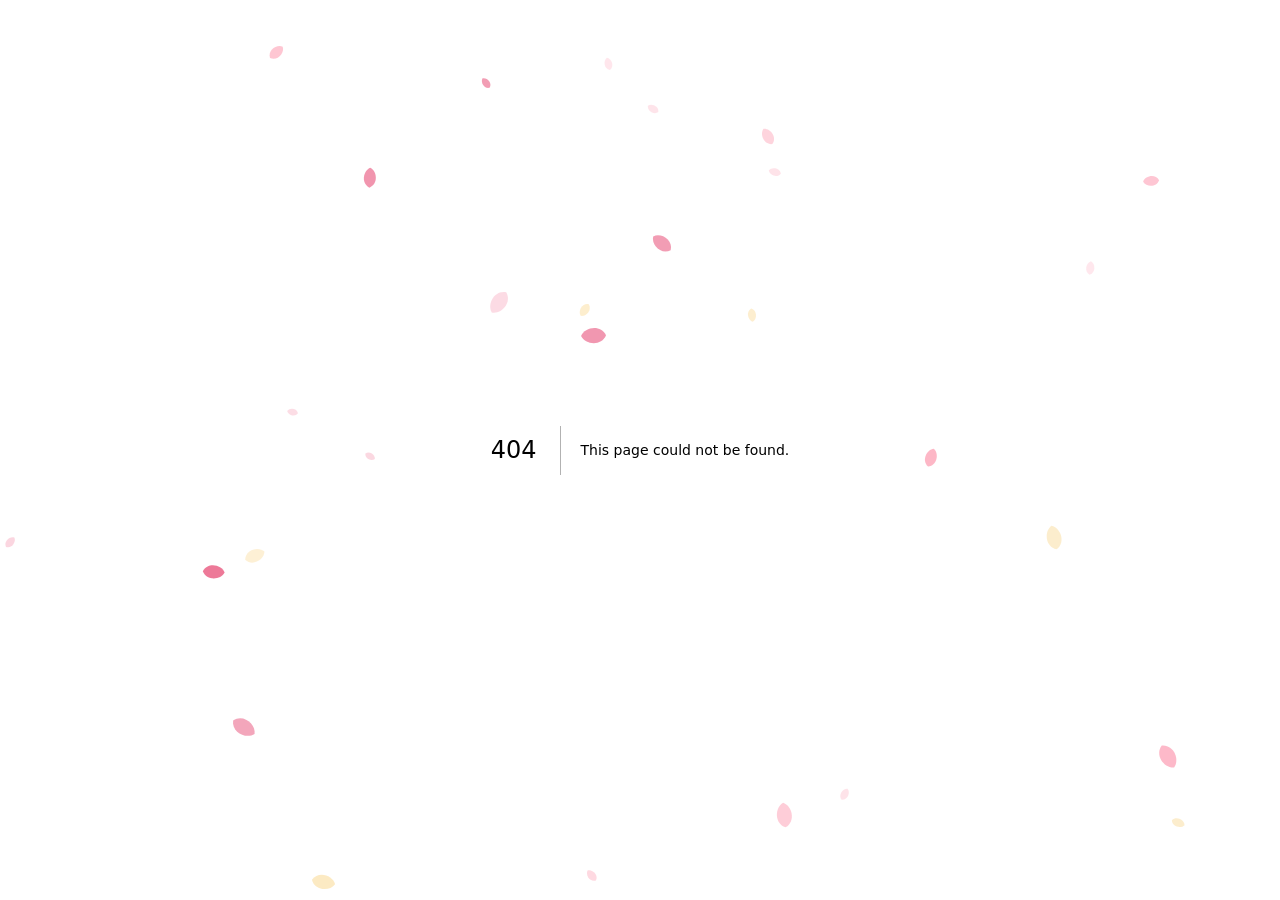
<file: 404/index.html>
<!DOCTYPE html><html lang="vi" dir="ltr"><head><meta charSet="utf-8"/><meta name="viewport" content="width=device-width, initial-scale=1"/><link rel="stylesheet" href="/_next/static/chunks/1fokbakcivw5s.css" data-precedence="next"/><link rel="preload" as="script" fetchPriority="low" href="/_next/static/chunks/3mc6dra1m0098.js"/><script src="/_next/static/chunks/00murl_11ua63.js" async=""></script><script src="/_next/static/chunks/1aijdav4dknbm.js" async=""></script><script src="/_next/static/chunks/1ledh2nc7-lcv.js" async=""></script><script src="/_next/static/chunks/turbopack-3e8g4905ehrmp.js" async=""></script><script src="/_next/static/chunks/0ezoeifx_kyq-.js" async=""></script><script src="/_next/static/chunks/0-u834wf1ras9.js" async=""></script><script src="/_next/static/chunks/3u1kwktm9dxa5.js" async=""></script><script src="/_next/static/chunks/0c5tq5n47noph.js" async=""></script><script src="/_next/static/chunks/0r34ipmquz5dc.js" async=""></script><script src="/_next/static/chunks/063f7o7c9pb4r.js" async=""></script><script src="/_next/static/chunks/1nhbs0giyd0g5.js" async=""></script><script src="/_next/static/chunks/0wqsx49fv4oo2.js" async=""></script><meta name="robots" content="noindex"/><meta name="theme-color" content="#D63366"/><title>Chúc mừng 20/10 · Gia đình Xuân Bình</title><meta name="description" content="Gửi những người phụ nữ của gia đình mình — cảm ơn vì đã luôn là nắng ấm của ngôi nhà nhỏ."/><link rel="manifest" href="/manifest.webmanifest"/><meta property="og:title" content="Chúc mừng 20/10 🌷 Gửi những người phụ nữ của gia đình mình"/><meta property="og:description" content="Cảm ơn vì đã luôn là nắng ấm của ngôi nhà nhỏ. Mở thiệp nhé!"/><meta property="og:url" content="https://family.devbyspark.com/"/><meta property="og:locale" content="vi_VN"/><meta property="og:image" content="https://family.devbyspark.com/og.png"/><meta property="og:image:width" content="1200"/><meta property="og:image:height" content="630"/><meta property="og:type" content="website"/><meta name="twitter:card" content="summary_large_image"/><meta name="twitter:title" content="Chúc mừng 20/10 🌷 Gửi những người phụ nữ của gia đình mình"/><meta name="twitter:description" content="Cảm ơn vì đã luôn là nắng ấm của ngôi nhà nhỏ. Mở thiệp nhé!"/><meta name="twitter:image" content="https://family.devbyspark.com/og.png"/><meta name="twitter:image:width" content="1200"/><meta name="twitter:image:height" content="630"/><link rel="icon" href="/favicon.ico?favicon.2x4jdh7-6kxj1.ico" sizes="64x64" type="image/x-icon"/><link rel="icon" href="/icon.png?icon.0lujvbsg6a-1l.png" sizes="512x512" type="image/png"/><link rel="apple-touch-icon" href="/apple-icon.png?apple-icon.04yhaim695wx3.png" sizes="180x180" type="image/png"/><meta name="next-size-adjust" content=""/><title>404: This page could not be found.</title><script src="/_next/static/chunks/0cz1d0mv5g_q7.js" noModule=""></script><style data-emotion="css-global qniq00">html{-webkit-font-smoothing:antialiased;-moz-osx-font-smoothing:grayscale;box-sizing:border-box;-webkit-text-size-adjust:100%;}*,*::before,*::after{box-sizing:inherit;}strong,b{font-weight:700;}body{margin:0;color:var(--palette-text-primary);font-family:"Public Sans Variable",-apple-system,BlinkMacSystemFont,"Segoe UI",Roboto,"Helvetica Neue",Arial,sans-serif,"Apple Color Emoji","Segoe UI Emoji","Segoe UI Symbol";font-weight:400;font-size:1rem;line-height:1.5;background-color:var(--palette-background-default);}@media print{body{background-color:var(--palette-common-white);}}body::backdrop{background-color:var(--palette-background-default);}html{font-size:16px;}</style><style data-emotion="css-global 1qdidnb">:root{--spacing:8px;--shape-borderRadius:8px;--shadows-0:none;--shadows-1:0px 2px 1px -1px rgba(0,0,0,0.2),0px 1px 1px 0px rgba(0,0,0,0.14),0px 1px 3px 0px rgba(0,0,0,0.12);--shadows-2:0px 3px 1px -2px rgba(0,0,0,0.2),0px 2px 2px 0px rgba(0,0,0,0.14),0px 1px 5px 0px rgba(0,0,0,0.12);--shadows-3:0px 3px 3px -2px rgba(0,0,0,0.2),0px 3px 4px 0px rgba(0,0,0,0.14),0px 1px 8px 0px rgba(0,0,0,0.12);--shadows-4:0px 2px 4px -1px rgba(0,0,0,0.2),0px 4px 5px 0px rgba(0,0,0,0.14),0px 1px 10px 0px rgba(0,0,0,0.12);--shadows-5:0px 3px 5px -1px rgba(0,0,0,0.2),0px 5px 8px 0px rgba(0,0,0,0.14),0px 1px 14px 0px rgba(0,0,0,0.12);--shadows-6:0px 3px 5px -1px rgba(0,0,0,0.2),0px 6px 10px 0px rgba(0,0,0,0.14),0px 1px 18px 0px rgba(0,0,0,0.12);--shadows-7:0px 4px 5px -2px rgba(0,0,0,0.2),0px 7px 10px 1px rgba(0,0,0,0.14),0px 2px 16px 1px rgba(0,0,0,0.12);--shadows-8:0px 5px 5px -3px rgba(0,0,0,0.2),0px 8px 10px 1px rgba(0,0,0,0.14),0px 3px 14px 2px rgba(0,0,0,0.12);--shadows-9:0px 5px 6px -3px rgba(0,0,0,0.2),0px 9px 12px 1px rgba(0,0,0,0.14),0px 3px 16px 2px rgba(0,0,0,0.12);--shadows-10:0px 6px 6px -3px rgba(0,0,0,0.2),0px 10px 14px 1px rgba(0,0,0,0.14),0px 4px 18px 3px rgba(0,0,0,0.12);--shadows-11:0px 6px 7px -4px rgba(0,0,0,0.2),0px 11px 15px 1px rgba(0,0,0,0.14),0px 4px 20px 3px rgba(0,0,0,0.12);--shadows-12:0px 7px 8px -4px rgba(0,0,0,0.2),0px 12px 17px 2px rgba(0,0,0,0.14),0px 5px 22px 4px rgba(0,0,0,0.12);--shadows-13:0px 7px 8px -4px rgba(0,0,0,0.2),0px 13px 19px 2px rgba(0,0,0,0.14),0px 5px 24px 4px rgba(0,0,0,0.12);--shadows-14:0px 7px 9px -4px rgba(0,0,0,0.2),0px 14px 21px 2px rgba(0,0,0,0.14),0px 5px 26px 4px rgba(0,0,0,0.12);--shadows-15:0px 8px 9px -5px rgba(0,0,0,0.2),0px 15px 22px 2px rgba(0,0,0,0.14),0px 6px 28px 5px rgba(0,0,0,0.12);--shadows-16:0px 8px 10px -5px rgba(0,0,0,0.2),0px 16px 24px 2px rgba(0,0,0,0.14),0px 6px 30px 5px rgba(0,0,0,0.12);--shadows-17:0px 8px 11px -5px rgba(0,0,0,0.2),0px 17px 26px 2px rgba(0,0,0,0.14),0px 6px 32px 5px rgba(0,0,0,0.12);--shadows-18:0px 9px 11px -5px rgba(0,0,0,0.2),0px 18px 28px 2px rgba(0,0,0,0.14),0px 7px 34px 6px rgba(0,0,0,0.12);--shadows-19:0px 9px 12px -6px rgba(0,0,0,0.2),0px 19px 29px 2px rgba(0,0,0,0.14),0px 7px 36px 6px rgba(0,0,0,0.12);--shadows-20:0px 10px 13px -6px rgba(0,0,0,0.2),0px 20px 31px 3px rgba(0,0,0,0.14),0px 8px 38px 7px rgba(0,0,0,0.12);--shadows-21:0px 10px 13px -6px rgba(0,0,0,0.2),0px 21px 33px 3px rgba(0,0,0,0.14),0px 8px 40px 7px rgba(0,0,0,0.12);--shadows-22:0px 10px 14px -6px rgba(0,0,0,0.2),0px 22px 35px 3px rgba(0,0,0,0.14),0px 8px 42px 7px rgba(0,0,0,0.12);--shadows-23:0px 11px 14px -7px rgba(0,0,0,0.2),0px 23px 36px 3px rgba(0,0,0,0.14),0px 9px 44px 8px rgba(0,0,0,0.12);--shadows-24:0px 11px 15px -7px rgba(0,0,0,0.2),0px 24px 38px 3px rgba(0,0,0,0.14),0px 9px 46px 8px rgba(0,0,0,0.12);--zIndex-mobileStepper:1000;--zIndex-fab:1050;--zIndex-speedDial:1050;--zIndex-appBar:1100;--zIndex-drawer:1200;--zIndex-modal:1300;--zIndex-snackbar:1400;--zIndex-tooltip:1500;--font-h1:800 2.5rem/1.25 "Barlow",-apple-system,BlinkMacSystemFont,"Segoe UI",Roboto,"Helvetica Neue",Arial,sans-serif,"Apple Color Emoji","Segoe UI Emoji","Segoe UI Symbol";--font-h2:800 2rem/1.3333333333333333 "Barlow",-apple-system,BlinkMacSystemFont,"Segoe UI",Roboto,"Helvetica Neue",Arial,sans-serif,"Apple Color Emoji","Segoe UI Emoji","Segoe UI Symbol";--font-h3:700 1.5rem/1.5 "Barlow",-apple-system,BlinkMacSystemFont,"Segoe UI",Roboto,"Helvetica Neue",Arial,sans-serif,"Apple Color Emoji","Segoe UI Emoji","Segoe UI Symbol";--font-h4:700 1.25rem/1.5 "Public Sans Variable",-apple-system,BlinkMacSystemFont,"Segoe UI",Roboto,"Helvetica Neue",Arial,sans-serif,"Apple Color Emoji","Segoe UI Emoji","Segoe UI Symbol";--font-h5:700 1.125rem/1.5 "Public Sans Variable",-apple-system,BlinkMacSystemFont,"Segoe UI",Roboto,"Helvetica Neue",Arial,sans-serif,"Apple Color Emoji","Segoe UI Emoji","Segoe UI Symbol";--font-h6:600 1.0625rem/1.5555555555555556 "Public Sans Variable",-apple-system,BlinkMacSystemFont,"Segoe UI",Roboto,"Helvetica Neue",Arial,sans-serif,"Apple Color Emoji","Segoe UI Emoji","Segoe UI Symbol";--font-subtitle1:600 1rem/1.5 "Public Sans Variable",-apple-system,BlinkMacSystemFont,"Segoe UI",Roboto,"Helvetica Neue",Arial,sans-serif,"Apple Color Emoji","Segoe UI Emoji","Segoe UI Symbol";--font-subtitle2:600 0.875rem/1.5714285714285714 "Public Sans Variable",-apple-system,BlinkMacSystemFont,"Segoe UI",Roboto,"Helvetica Neue",Arial,sans-serif,"Apple Color Emoji","Segoe UI Emoji","Segoe UI Symbol";--font-body1:400 1rem/1.5 "Public Sans Variable",-apple-system,BlinkMacSystemFont,"Segoe UI",Roboto,"Helvetica Neue",Arial,sans-serif,"Apple Color Emoji","Segoe UI Emoji","Segoe UI Symbol";--font-body2:400 0.875rem/1.5714285714285714 "Public Sans Variable",-apple-system,BlinkMacSystemFont,"Segoe UI",Roboto,"Helvetica Neue",Arial,sans-serif,"Apple Color Emoji","Segoe UI Emoji","Segoe UI Symbol";--font-caption:400 0.75rem/1.5 "Public Sans Variable",-apple-system,BlinkMacSystemFont,"Segoe UI",Roboto,"Helvetica Neue",Arial,sans-serif,"Apple Color Emoji","Segoe UI Emoji","Segoe UI Symbol";--font-overline:700 0.75rem/1.5 "Public Sans Variable",-apple-system,BlinkMacSystemFont,"Segoe UI",Roboto,"Helvetica Neue",Arial,sans-serif,"Apple Color Emoji","Segoe UI Emoji","Segoe UI Symbol";--font-button:700 0.875rem/1.7142857142857142 "Public Sans Variable",-apple-system,BlinkMacSystemFont,"Segoe UI",Roboto,"Helvetica Neue",Arial,sans-serif,"Apple Color Emoji","Segoe UI Emoji","Segoe UI Symbol";--font-inherit:inherit inherit/inherit inherit;}:root,[data-color-scheme="light"]{-webkit-print-color-scheme:light;color-scheme:light;--palette-primary-lighter:#FFE4EA;--palette-primary-light:#F48FB1;--palette-primary-main:#D63366;--palette-primary-dark:#A3204F;--palette-primary-darker:#5C1428;--palette-primary-contrastText:#FFFFFF;--palette-primary-lighterChannel:255 228 234;--palette-primary-lightChannel:244 143 177;--palette-primary-mainChannel:214 51 102;--palette-primary-darkChannel:163 32 79;--palette-primary-darkerChannel:92 20 40;--palette-primary-contrastTextChannel:255 255 255;--palette-secondary-lighter:#FFF1D6;--palette-secondary-light:#FFD08A;--palette-secondary-main:#E9A23B;--palette-secondary-dark:#B86E12;--palette-secondary-darker:#7A4100;--palette-secondary-contrastText:#FFFFFF;--palette-secondary-lighterChannel:255 241 214;--palette-secondary-lightChannel:255 208 138;--palette-secondary-mainChannel:233 162 59;--palette-secondary-darkChannel:184 110 18;--palette-secondary-darkerChannel:122 65 0;--palette-secondary-contrastTextChannel:255 255 255;--palette-info-lighter:#CAFDF5;--palette-info-light:#61F3F3;--palette-info-main:#00B8D9;--palette-info-dark:#006C9C;--palette-info-darker:#003768;--palette-info-contrastText:#FFFFFF;--palette-info-lighterChannel:202 253 245;--palette-info-lightChannel:97 243 243;--palette-info-mainChannel:0 184 217;--palette-info-darkChannel:0 108 156;--palette-info-darkerChannel:0 55 104;--palette-info-contrastTextChannel:255 255 255;--palette-success-lighter:#D3FCD2;--palette-success-light:#77ED8B;--palette-success-main:#22C55E;--palette-success-dark:#118D57;--palette-success-darker:#065E49;--palette-success-contrastText:#ffffff;--palette-success-lighterChannel:211 252 210;--palette-success-lightChannel:119 237 139;--palette-success-mainChannel:34 197 94;--palette-success-darkChannel:17 141 87;--palette-success-darkerChannel:6 94 73;--palette-success-contrastTextChannel:255 255 255;--palette-warning-lighter:#FFF5CC;--palette-warning-light:#FFD666;--palette-warning-main:#FFAB00;--palette-warning-dark:#B76E00;--palette-warning-darker:#7A4100;--palette-warning-contrastText:#1C252E;--palette-warning-lighterChannel:255 245 204;--palette-warning-lightChannel:255 214 102;--palette-warning-mainChannel:255 171 0;--palette-warning-darkChannel:183 110 0;--palette-warning-darkerChannel:122 65 0;--palette-warning-contrastTextChannel:28 37 46;--palette-error-lighter:#FFE9D5;--palette-error-light:#FFAC82;--palette-error-main:#FF5630;--palette-error-dark:#B71D18;--palette-error-darker:#7A0916;--palette-error-contrastText:#FFFFFF;--palette-error-lighterChannel:255 233 213;--palette-error-lightChannel:255 172 130;--palette-error-mainChannel:255 86 48;--palette-error-darkChannel:183 29 24;--palette-error-darkerChannel:122 9 22;--palette-error-contrastTextChannel:255 255 255;--palette-common-black:#000000;--palette-common-white:#FFFFFF;--palette-common-blackChannel:0 0 0;--palette-common-whiteChannel:255 255 255;--palette-common-background:#fff;--palette-common-onBackground:#000;--palette-common-backgroundChannel:255 255 255;--palette-common-onBackgroundChannel:0 0 0;--palette-grey-50:#FCFDFD;--palette-grey-100:#F9FAFB;--palette-grey-200:#F4F6F8;--palette-grey-300:#DFE3E8;--palette-grey-400:#C4CDD5;--palette-grey-500:#919EAB;--palette-grey-600:#637381;--palette-grey-700:#454F5B;--palette-grey-800:#1C252E;--palette-grey-900:#141A21;--palette-grey-50Channel:252 253 253;--palette-grey-100Channel:249 250 251;--palette-grey-200Channel:244 246 248;--palette-grey-300Channel:223 227 232;--palette-grey-400Channel:196 205 213;--palette-grey-500Channel:145 158 171;--palette-grey-600Channel:99 115 129;--palette-grey-700Channel:69 79 91;--palette-grey-800Channel:28 37 46;--palette-grey-900Channel:20 26 33;--palette-grey-A100:#f5f5f5;--palette-grey-A200:#eeeeee;--palette-grey-A400:#bdbdbd;--palette-grey-A700:#616161;--palette-divider:rgba(145 158 171 / 20%);--palette-text-primary:#1C252E;--palette-text-secondary:#637381;--palette-text-disabled:#919EAB;--palette-text-primaryChannel:28 37 46;--palette-text-secondaryChannel:99 115 129;--palette-text-disabledChannel:145 158 171;--palette-background-paper:#FFFFFF;--palette-background-default:#FFFFFF;--palette-background-neutral:#F4F6F8;--palette-background-paperChannel:255 255 255;--palette-background-defaultChannel:255 255 255;--palette-background-neutralChannel:244 246 248;--palette-action-hover:rgba(145 158 171 / 8%);--palette-action-selected:rgba(145 158 171 / 16%);--palette-action-focus:rgba(145 158 171 / 24%);--palette-action-disabled:rgba(145 158 171 / 80%);--palette-action-disabledBackground:rgba(145 158 171 / 24%);--palette-action-hoverOpacity:0.08;--palette-action-disabledOpacity:0.48;--palette-action-active:#637381;--palette-action-selectedOpacity:0.08;--palette-action-focusOpacity:0.12;--palette-action-activatedOpacity:0.12;--palette-action-activeChannel:99 115 129;--palette-action-selectedChannel:145;--palette-Alert-errorColor:rgb(102, 68, 52);--palette-Alert-infoColor:rgb(38, 97, 97);--palette-Alert-successColor:rgb(47, 94, 55);--palette-Alert-warningColor:rgb(102, 85, 40);--palette-Alert-errorFilledBg:var(--palette-error-main, #FF5630);--palette-Alert-infoFilledBg:var(--palette-info-main, #00B8D9);--palette-Alert-successFilledBg:var(--palette-success-main, #22C55E);--palette-Alert-warningFilledBg:var(--palette-warning-main, #FFAB00);--palette-Alert-errorFilledColor:#fff;--palette-Alert-infoFilledColor:rgba(0, 0, 0, 0.87);--palette-Alert-successFilledColor:rgba(0, 0, 0, 0.87);--palette-Alert-warningFilledColor:rgba(0, 0, 0, 0.87);--palette-Alert-errorStandardBg:rgb(255, 246, 242);--palette-Alert-infoStandardBg:rgb(239, 253, 253);--palette-Alert-successStandardBg:rgb(241, 253, 243);--palette-Alert-warningStandardBg:rgb(255, 250, 239);--palette-Alert-errorIconColor:var(--palette-error-main, #FF5630);--palette-Alert-infoIconColor:var(--palette-info-main, #00B8D9);--palette-Alert-successIconColor:var(--palette-success-main, #22C55E);--palette-Alert-warningIconColor:var(--palette-warning-main, #FFAB00);--palette-AppBar-defaultBg:var(--palette-grey-100, #F9FAFB);--palette-Avatar-defaultBg:var(--palette-grey-400, #C4CDD5);--palette-Button-inheritContainedBg:var(--palette-grey-300, #DFE3E8);--palette-Button-inheritContainedHoverBg:var(--palette-grey-A100, #f5f5f5);--palette-Chip-defaultBorder:var(--palette-grey-400, #C4CDD5);--palette-Chip-defaultAvatarColor:var(--palette-grey-700, #454F5B);--palette-Chip-defaultIconColor:var(--palette-grey-700, #454F5B);--palette-FilledInput-bg:rgba(0, 0, 0, 0.06);--palette-FilledInput-hoverBg:rgba(0, 0, 0, 0.09);--palette-FilledInput-disabledBg:rgba(0, 0, 0, 0.12);--palette-LinearProgress-primaryBg:rgb(239, 177, 196);--palette-LinearProgress-secondaryBg:rgb(246, 219, 180);--palette-LinearProgress-errorBg:rgb(255, 190, 176);--palette-LinearProgress-infoBg:rgb(158, 228, 240);--palette-LinearProgress-successBg:rgb(171, 232, 193);--palette-LinearProgress-warningBg:rgb(255, 223, 158);--palette-Skeleton-bg:rgba(var(--palette-text-primaryChannel, 28 37 46) / 0.11);--palette-Slider-primaryTrack:rgb(239, 177, 196);--palette-Slider-secondaryTrack:rgb(246, 219, 180);--palette-Slider-errorTrack:rgb(255, 190, 176);--palette-Slider-infoTrack:rgb(158, 228, 240);--palette-Slider-successTrack:rgb(171, 232, 193);--palette-Slider-warningTrack:rgb(255, 223, 158);--palette-SnackbarContent-bg:rgb(50, 50, 50);--palette-SnackbarContent-color:#fff;--palette-SpeedDialAction-fabHoverBg:rgb(216, 216, 216);--palette-StepConnector-border:var(--palette-grey-400, #C4CDD5);--palette-StepContent-border:var(--palette-grey-400, #C4CDD5);--palette-Switch-defaultColor:var(--palette-common-white, #FFFFFF);--palette-Switch-defaultDisabledColor:var(--palette-grey-100, #F9FAFB);--palette-Switch-primaryDisabledColor:rgb(239, 177, 196);--palette-Switch-secondaryDisabledColor:rgb(246, 219, 180);--palette-Switch-errorDisabledColor:rgb(255, 190, 176);--palette-Switch-infoDisabledColor:rgb(158, 228, 240);--palette-Switch-successDisabledColor:rgb(171, 232, 193);--palette-Switch-warningDisabledColor:rgb(255, 223, 158);--palette-TableCell-border:rgba(241, NaN, NaN, 1);--palette-Tooltip-bg:rgba(69, 79, 91, 0.92);--palette-dividerChannel:145;--shadows-0:none;--shadows-1:0px 2px 1px -1px rgba(145 158 171 / 20%),0px 1px 1px 0px rgba(145 158 171 / 14%),0px 1px 3px 0px rgba(145 158 171 / 12%);--shadows-2:0px 3px 1px -2px rgba(145 158 171 / 20%),0px 2px 2px 0px rgba(145 158 171 / 14%),0px 1px 5px 0px rgba(145 158 171 / 12%);--shadows-3:0px 3px 3px -2px rgba(145 158 171 / 20%),0px 3px 4px 0px rgba(145 158 171 / 14%),0px 1px 8px 0px rgba(145 158 171 / 12%);--shadows-4:0px 2px 4px -1px rgba(145 158 171 / 20%),0px 4px 5px 0px rgba(145 158 171 / 14%),0px 1px 10px 0px rgba(145 158 171 / 12%);--shadows-5:0px 3px 5px -1px rgba(145 158 171 / 20%),0px 5px 8px 0px rgba(145 158 171 / 14%),0px 1px 14px 0px rgba(145 158 171 / 12%);--shadows-6:0px 3px 5px -1px rgba(145 158 171 / 20%),0px 6px 10px 0px rgba(145 158 171 / 14%),0px 1px 18px 0px rgba(145 158 171 / 12%);--shadows-7:0px 4px 5px -2px rgba(145 158 171 / 20%),0px 7px 10px 1px rgba(145 158 171 / 14%),0px 2px 16px 1px rgba(145 158 171 / 12%);--shadows-8:0px 5px 5px -3px rgba(145 158 171 / 20%),0px 8px 10px 1px rgba(145 158 171 / 14%),0px 3px 14px 2px rgba(145 158 171 / 12%);--shadows-9:0px 5px 6px -3px rgba(145 158 171 / 20%),0px 9px 12px 1px rgba(145 158 171 / 14%),0px 3px 16px 2px rgba(145 158 171 / 12%);--shadows-10:0px 6px 6px -3px rgba(145 158 171 / 20%),0px 10px 14px 1px rgba(145 158 171 / 14%),0px 4px 18px 3px rgba(145 158 171 / 12%);--shadows-11:0px 6px 7px -4px rgba(145 158 171 / 20%),0px 11px 15px 1px rgba(145 158 171 / 14%),0px 4px 20px 3px rgba(145 158 171 / 12%);--shadows-12:0px 7px 8px -4px rgba(145 158 171 / 20%),0px 12px 17px 2px rgba(145 158 171 / 14%),0px 5px 22px 4px rgba(145 158 171 / 12%);--shadows-13:0px 7px 8px -4px rgba(145 158 171 / 20%),0px 13px 19px 2px rgba(145 158 171 / 14%),0px 5px 24px 4px rgba(145 158 171 / 12%);--shadows-14:0px 7px 9px -4px rgba(145 158 171 / 20%),0px 14px 21px 2px rgba(145 158 171 / 14%),0px 5px 26px 4px rgba(145 158 171 / 12%);--shadows-15:0px 8px 9px -5px rgba(145 158 171 / 20%),0px 15px 22px 2px rgba(145 158 171 / 14%),0px 6px 28px 5px rgba(145 158 171 / 12%);--shadows-16:0px 8px 10px -5px rgba(145 158 171 / 20%),0px 16px 24px 2px rgba(145 158 171 / 14%),0px 6px 30px 5px rgba(145 158 171 / 12%);--shadows-17:0px 8px 11px -5px rgba(145 158 171 / 20%),0px 17px 26px 2px rgba(145 158 171 / 14%),0px 6px 32px 5px rgba(145 158 171 / 12%);--shadows-18:0px 9px 11px -5px rgba(145 158 171 / 20%),0px 18px 28px 2px rgba(145 158 171 / 14%),0px 7px 34px 6px rgba(145 158 171 / 12%);--shadows-19:0px 9px 12px -6px rgba(145 158 171 / 20%),0px 19px 29px 2px rgba(145 158 171 / 14%),0px 7px 36px 6px rgba(145 158 171 / 12%);--shadows-20:0px 10px 13px -6px rgba(145 158 171 / 20%),0px 20px 31px 3px rgba(145 158 171 / 14%),0px 8px 38px 7px rgba(145 158 171 / 12%);--shadows-21:0px 10px 13px -6px rgba(145 158 171 / 20%),0px 21px 33px 3px rgba(145 158 171 / 14%),0px 8px 40px 7px rgba(145 158 171 / 12%);--shadows-22:0px 10px 14px -6px rgba(145 158 171 / 20%),0px 22px 35px 3px rgba(145 158 171 / 14%),0px 8px 42px 7px rgba(145 158 171 / 12%);--shadows-23:0px 11px 14px -7px rgba(145 158 171 / 20%),0px 23px 36px 3px rgba(145 158 171 / 14%),0px 9px 44px 8px rgba(145 158 171 / 12%);--shadows-24:0px 11px 15px -7px rgba(145 158 171 / 20%),0px 24px 38px 3px rgba(145 158 171 / 14%),0px 9px 46px 8px rgba(145 158 171 / 12%);--customShadows-z1:0 1px 2px 0 rgba(145 158 171 / 16%);--customShadows-z4:0 4px 8px 0 rgba(145 158 171 / 16%);--customShadows-z8:0 8px 16px 0 rgba(145 158 171 / 16%);--customShadows-z12:0 12px 24px -4px rgba(145 158 171 / 16%);--customShadows-z16:0 16px 32px -4px rgba(145 158 171 / 16%);--customShadows-z20:0 20px 40px -4px rgba(145 158 171 / 16%);--customShadows-z24:0 24px 48px 0 rgba(145 158 171 / 16%);--customShadows-dialog:-40px 40px 80px -8px rgba(0 0 0 / 24%);--customShadows-card:0 0 2px 0 rgba(145 158 171 / 20%),0 12px 24px -4px rgba(145 158 171 / 12%);--customShadows-dropdown:0 0 2px 0 rgba(145 158 171 / 24%),-20px 20px 40px -4px rgba(145 158 171 / 24%);--customShadows-primary:0 8px 16px 0 rgba(214 51 102 / 24%);--customShadows-secondary:0 8px 16px 0 rgba(233 162 59 / 24%);--customShadows-info:0 8px 16px 0 rgba(0 184 217 / 24%);--customShadows-success:0 8px 16px 0 rgba(34 197 94 / 24%);--customShadows-warning:0 8px 16px 0 rgba(255 171 0 / 24%);--customShadows-error:0 8px 16px 0 rgba(255 86 48 / 24%);--opacity-inputPlaceholder:0.42;--opacity-inputUnderline:0.42;--opacity-switchTrackDisabled:0.12;--opacity-switchTrack:0.38;}[data-color-scheme="dark"]{-webkit-print-color-scheme:dark;color-scheme:dark;--palette-common-black:#000000;--palette-common-white:#FFFFFF;--palette-common-blackChannel:0 0 0;--palette-common-whiteChannel:255 255 255;--palette-common-background:#000;--palette-common-onBackground:#fff;--palette-common-backgroundChannel:0 0 0;--palette-common-onBackgroundChannel:255 255 255;--palette-primary-lighter:#FFE4EA;--palette-primary-light:#F48FB1;--palette-primary-main:#D63366;--palette-primary-dark:#A3204F;--palette-primary-darker:#5C1428;--palette-primary-contrastText:#FFFFFF;--palette-primary-lighterChannel:255 228 234;--palette-primary-lightChannel:244 143 177;--palette-primary-mainChannel:214 51 102;--palette-primary-darkChannel:163 32 79;--palette-primary-darkerChannel:92 20 40;--palette-primary-contrastTextChannel:255 255 255;--palette-secondary-lighter:#FFF1D6;--palette-secondary-light:#FFD08A;--palette-secondary-main:#E9A23B;--palette-secondary-dark:#B86E12;--palette-secondary-darker:#7A4100;--palette-secondary-contrastText:#FFFFFF;--palette-secondary-lighterChannel:255 241 214;--palette-secondary-lightChannel:255 208 138;--palette-secondary-mainChannel:233 162 59;--palette-secondary-darkChannel:184 110 18;--palette-secondary-darkerChannel:122 65 0;--palette-secondary-contrastTextChannel:255 255 255;--palette-error-lighter:#FFE9D5;--palette-error-light:#FFAC82;--palette-error-main:#FF5630;--palette-error-dark:#B71D18;--palette-error-darker:#7A0916;--palette-error-contrastText:#FFFFFF;--palette-error-lighterChannel:255 233 213;--palette-error-lightChannel:255 172 130;--palette-error-mainChannel:255 86 48;--palette-error-darkChannel:183 29 24;--palette-error-darkerChannel:122 9 22;--palette-error-contrastTextChannel:255 255 255;--palette-warning-lighter:#FFF5CC;--palette-warning-light:#FFD666;--palette-warning-main:#FFAB00;--palette-warning-dark:#B76E00;--palette-warning-darker:#7A4100;--palette-warning-contrastText:#1C252E;--palette-warning-lighterChannel:255 245 204;--palette-warning-lightChannel:255 214 102;--palette-warning-mainChannel:255 171 0;--palette-warning-darkChannel:183 110 0;--palette-warning-darkerChannel:122 65 0;--palette-warning-contrastTextChannel:28 37 46;--palette-info-lighter:#CAFDF5;--palette-info-light:#61F3F3;--palette-info-main:#00B8D9;--palette-info-dark:#006C9C;--palette-info-darker:#003768;--palette-info-contrastText:#FFFFFF;--palette-info-lighterChannel:202 253 245;--palette-info-lightChannel:97 243 243;--palette-info-mainChannel:0 184 217;--palette-info-darkChannel:0 108 156;--palette-info-darkerChannel:0 55 104;--palette-info-contrastTextChannel:255 255 255;--palette-success-lighter:#D3FCD2;--palette-success-light:#77ED8B;--palette-success-main:#22C55E;--palette-success-dark:#118D57;--palette-success-darker:#065E49;--palette-success-contrastText:#ffffff;--palette-success-lighterChannel:211 252 210;--palette-success-lightChannel:119 237 139;--palette-success-mainChannel:34 197 94;--palette-success-darkChannel:17 141 87;--palette-success-darkerChannel:6 94 73;--palette-success-contrastTextChannel:255 255 255;--palette-grey-50:#FCFDFD;--palette-grey-100:#F9FAFB;--palette-grey-200:#F4F6F8;--palette-grey-300:#DFE3E8;--palette-grey-400:#C4CDD5;--palette-grey-500:#919EAB;--palette-grey-600:#637381;--palette-grey-700:#454F5B;--palette-grey-800:#1C252E;--palette-grey-900:#141A21;--palette-grey-A100:#f5f5f5;--palette-grey-A200:#eeeeee;--palette-grey-A400:#bdbdbd;--palette-grey-A700:#616161;--palette-grey-50Channel:252 253 253;--palette-grey-100Channel:249 250 251;--palette-grey-200Channel:244 246 248;--palette-grey-300Channel:223 227 232;--palette-grey-400Channel:196 205 213;--palette-grey-500Channel:145 158 171;--palette-grey-600Channel:99 115 129;--palette-grey-700Channel:69 79 91;--palette-grey-800Channel:28 37 46;--palette-grey-900Channel:20 26 33;--palette-text-primary:#FFFFFF;--palette-text-secondary:#919EAB;--palette-text-disabled:#637381;--palette-text-icon:rgba(255, 255, 255, 0.5);--palette-text-primaryChannel:255 255 255;--palette-text-secondaryChannel:145 158 171;--palette-text-disabledChannel:99 115 129;--palette-divider:rgba(145 158 171 / 20%);--palette-background-paper:#1C252E;--palette-background-default:#141A21;--palette-background-neutral:#28323D;--palette-background-paperChannel:28 37 46;--palette-background-defaultChannel:20 26 33;--palette-background-neutralChannel:40 50 61;--palette-action-active:#919EAB;--palette-action-hover:rgba(145 158 171 / 8%);--palette-action-hoverOpacity:0.08;--palette-action-selected:rgba(145 158 171 / 16%);--palette-action-selectedOpacity:0.16;--palette-action-disabled:rgba(145 158 171 / 80%);--palette-action-disabledBackground:rgba(145 158 171 / 24%);--palette-action-disabledOpacity:0.48;--palette-action-focus:rgba(145 158 171 / 24%);--palette-action-focusOpacity:0.12;--palette-action-activatedOpacity:0.24;--palette-action-activeChannel:145 158 171;--palette-action-selectedChannel:145;--palette-Alert-errorColor:rgb(255, 221, 205);--palette-Alert-infoColor:rgb(191, 250, 250);--palette-Alert-successColor:rgb(200, 247, 208);--palette-Alert-warningColor:rgb(255, 238, 193);--palette-Alert-errorFilledBg:var(--palette-error-dark, #B71D18);--palette-Alert-infoFilledBg:var(--palette-info-dark, #006C9C);--palette-Alert-successFilledBg:var(--palette-success-dark, #118D57);--palette-Alert-warningFilledBg:var(--palette-warning-dark, #B76E00);--palette-Alert-errorFilledColor:#fff;--palette-Alert-infoFilledColor:#fff;--palette-Alert-successFilledColor:#fff;--palette-Alert-warningFilledColor:#fff;--palette-Alert-errorStandardBg:rgb(25, 17, 12);--palette-Alert-infoStandardBg:rgb(9, 24, 24);--palette-Alert-successStandardBg:rgb(11, 23, 13);--palette-Alert-warningStandardBg:rgb(25, 21, 10);--palette-Alert-errorIconColor:var(--palette-error-main, #FF5630);--palette-Alert-infoIconColor:var(--palette-info-main, #00B8D9);--palette-Alert-successIconColor:var(--palette-success-main, #22C55E);--palette-Alert-warningIconColor:var(--palette-warning-main, #FFAB00);--palette-AppBar-defaultBg:var(--palette-grey-900, #141A21);--palette-AppBar-darkBg:var(--palette-background-paper, #1C252E);--palette-AppBar-darkColor:var(--palette-text-primary, #FFFFFF);--palette-Avatar-defaultBg:var(--palette-grey-600, #637381);--palette-Button-inheritContainedBg:var(--palette-grey-800, #1C252E);--palette-Button-inheritContainedHoverBg:var(--palette-grey-700, #454F5B);--palette-Chip-defaultBorder:var(--palette-grey-700, #454F5B);--palette-Chip-defaultAvatarColor:var(--palette-grey-300, #DFE3E8);--palette-Chip-defaultIconColor:var(--palette-grey-300, #DFE3E8);--palette-FilledInput-bg:rgba(255, 255, 255, 0.09);--palette-FilledInput-hoverBg:rgba(255, 255, 255, 0.13);--palette-FilledInput-disabledBg:rgba(255, 255, 255, 0.12);--palette-LinearProgress-primaryBg:rgb(107, 25, 51);--palette-LinearProgress-secondaryBg:rgb(116, 81, 29);--palette-LinearProgress-errorBg:rgb(127, 43, 24);--palette-LinearProgress-infoBg:rgb(0, 92, 108);--palette-LinearProgress-successBg:rgb(17, 98, 47);--palette-LinearProgress-warningBg:rgb(127, 85, 0);--palette-Skeleton-bg:rgba(var(--palette-text-primaryChannel, 255 255 255) / 0.13);--palette-Slider-primaryTrack:rgb(107, 25, 51);--palette-Slider-secondaryTrack:rgb(116, 81, 29);--palette-Slider-errorTrack:rgb(127, 43, 24);--palette-Slider-infoTrack:rgb(0, 92, 108);--palette-Slider-successTrack:rgb(17, 98, 47);--palette-Slider-warningTrack:rgb(127, 85, 0);--palette-SnackbarContent-bg:rgb(250, 250, 250);--palette-SnackbarContent-color:rgba(0, 0, 0, 0.87);--palette-SpeedDialAction-fabHoverBg:rgb(62, 69, 77);--palette-StepConnector-border:var(--palette-grey-600, #637381);--palette-StepContent-border:var(--palette-grey-600, #637381);--palette-Switch-defaultColor:var(--palette-grey-300, #DFE3E8);--palette-Switch-defaultDisabledColor:var(--palette-grey-600, #637381);--palette-Switch-primaryDisabledColor:rgb(96, 22, 45);--palette-Switch-secondaryDisabledColor:rgb(104, 72, 26);--palette-Switch-errorDisabledColor:rgb(114, 38, 21);--palette-Switch-infoDisabledColor:rgb(0, 82, 97);--palette-Switch-successDisabledColor:rgb(15, 88, 42);--palette-Switch-warningDisabledColor:rgb(114, 76, 0);--palette-TableCell-border:rgba(46, NaN, NaN, 1);--palette-Tooltip-bg:rgba(69, 79, 91, 0.92);--palette-dividerChannel:145;--opacity-inputPlaceholder:0.5;--opacity-inputUnderline:0.7;--opacity-switchTrackDisabled:0.2;--opacity-switchTrack:0.3;--overlays-0:none;--overlays-1:linear-gradient(rgba(255 255 255 / 0.051), rgba(255 255 255 / 0.051));--overlays-2:linear-gradient(rgba(255 255 255 / 0.069), rgba(255 255 255 / 0.069));--overlays-3:linear-gradient(rgba(255 255 255 / 0.082), rgba(255 255 255 / 0.082));--overlays-4:linear-gradient(rgba(255 255 255 / 0.092), rgba(255 255 255 / 0.092));--overlays-5:linear-gradient(rgba(255 255 255 / 0.101), rgba(255 255 255 / 0.101));--overlays-6:linear-gradient(rgba(255 255 255 / 0.108), rgba(255 255 255 / 0.108));--overlays-7:linear-gradient(rgba(255 255 255 / 0.114), rgba(255 255 255 / 0.114));--overlays-8:linear-gradient(rgba(255 255 255 / 0.119), rgba(255 255 255 / 0.119));--overlays-9:linear-gradient(rgba(255 255 255 / 0.124), rgba(255 255 255 / 0.124));--overlays-10:linear-gradient(rgba(255 255 255 / 0.128), rgba(255 255 255 / 0.128));--overlays-11:linear-gradient(rgba(255 255 255 / 0.132), rgba(255 255 255 / 0.132));--overlays-12:linear-gradient(rgba(255 255 255 / 0.135), rgba(255 255 255 / 0.135));--overlays-13:linear-gradient(rgba(255 255 255 / 0.139), rgba(255 255 255 / 0.139));--overlays-14:linear-gradient(rgba(255 255 255 / 0.142), rgba(255 255 255 / 0.142));--overlays-15:linear-gradient(rgba(255 255 255 / 0.145), rgba(255 255 255 / 0.145));--overlays-16:linear-gradient(rgba(255 255 255 / 0.147), rgba(255 255 255 / 0.147));--overlays-17:linear-gradient(rgba(255 255 255 / 0.15), rgba(255 255 255 / 0.15));--overlays-18:linear-gradient(rgba(255 255 255 / 0.152), rgba(255 255 255 / 0.152));--overlays-19:linear-gradient(rgba(255 255 255 / 0.155), rgba(255 255 255 / 0.155));--overlays-20:linear-gradient(rgba(255 255 255 / 0.157), rgba(255 255 255 / 0.157));--overlays-21:linear-gradient(rgba(255 255 255 / 0.159), rgba(255 255 255 / 0.159));--overlays-22:linear-gradient(rgba(255 255 255 / 0.161), rgba(255 255 255 / 0.161));--overlays-23:linear-gradient(rgba(255 255 255 / 0.163), rgba(255 255 255 / 0.163));--overlays-24:linear-gradient(rgba(255 255 255 / 0.165), rgba(255 255 255 / 0.165));--shadows-0:none;--shadows-1:0px 2px 1px -1px rgba(0 0 0 / 20%),0px 1px 1px 0px rgba(0 0 0 / 14%),0px 1px 3px 0px rgba(0 0 0 / 12%);--shadows-2:0px 3px 1px -2px rgba(0 0 0 / 20%),0px 2px 2px 0px rgba(0 0 0 / 14%),0px 1px 5px 0px rgba(0 0 0 / 12%);--shadows-3:0px 3px 3px -2px rgba(0 0 0 / 20%),0px 3px 4px 0px rgba(0 0 0 / 14%),0px 1px 8px 0px rgba(0 0 0 / 12%);--shadows-4:0px 2px 4px -1px rgba(0 0 0 / 20%),0px 4px 5px 0px rgba(0 0 0 / 14%),0px 1px 10px 0px rgba(0 0 0 / 12%);--shadows-5:0px 3px 5px -1px rgba(0 0 0 / 20%),0px 5px 8px 0px rgba(0 0 0 / 14%),0px 1px 14px 0px rgba(0 0 0 / 12%);--shadows-6:0px 3px 5px -1px rgba(0 0 0 / 20%),0px 6px 10px 0px rgba(0 0 0 / 14%),0px 1px 18px 0px rgba(0 0 0 / 12%);--shadows-7:0px 4px 5px -2px rgba(0 0 0 / 20%),0px 7px 10px 1px rgba(0 0 0 / 14%),0px 2px 16px 1px rgba(0 0 0 / 12%);--shadows-8:0px 5px 5px -3px rgba(0 0 0 / 20%),0px 8px 10px 1px rgba(0 0 0 / 14%),0px 3px 14px 2px rgba(0 0 0 / 12%);--shadows-9:0px 5px 6px -3px rgba(0 0 0 / 20%),0px 9px 12px 1px rgba(0 0 0 / 14%),0px 3px 16px 2px rgba(0 0 0 / 12%);--shadows-10:0px 6px 6px -3px rgba(0 0 0 / 20%),0px 10px 14px 1px rgba(0 0 0 / 14%),0px 4px 18px 3px rgba(0 0 0 / 12%);--shadows-11:0px 6px 7px -4px rgba(0 0 0 / 20%),0px 11px 15px 1px rgba(0 0 0 / 14%),0px 4px 20px 3px rgba(0 0 0 / 12%);--shadows-12:0px 7px 8px -4px rgba(0 0 0 / 20%),0px 12px 17px 2px rgba(0 0 0 / 14%),0px 5px 22px 4px rgba(0 0 0 / 12%);--shadows-13:0px 7px 8px -4px rgba(0 0 0 / 20%),0px 13px 19px 2px rgba(0 0 0 / 14%),0px 5px 24px 4px rgba(0 0 0 / 12%);--shadows-14:0px 7px 9px -4px rgba(0 0 0 / 20%),0px 14px 21px 2px rgba(0 0 0 / 14%),0px 5px 26px 4px rgba(0 0 0 / 12%);--shadows-15:0px 8px 9px -5px rgba(0 0 0 / 20%),0px 15px 22px 2px rgba(0 0 0 / 14%),0px 6px 28px 5px rgba(0 0 0 / 12%);--shadows-16:0px 8px 10px -5px rgba(0 0 0 / 20%),0px 16px 24px 2px rgba(0 0 0 / 14%),0px 6px 30px 5px rgba(0 0 0 / 12%);--shadows-17:0px 8px 11px -5px rgba(0 0 0 / 20%),0px 17px 26px 2px rgba(0 0 0 / 14%),0px 6px 32px 5px rgba(0 0 0 / 12%);--shadows-18:0px 9px 11px -5px rgba(0 0 0 / 20%),0px 18px 28px 2px rgba(0 0 0 / 14%),0px 7px 34px 6px rgba(0 0 0 / 12%);--shadows-19:0px 9px 12px -6px rgba(0 0 0 / 20%),0px 19px 29px 2px rgba(0 0 0 / 14%),0px 7px 36px 6px rgba(0 0 0 / 12%);--shadows-20:0px 10px 13px -6px rgba(0 0 0 / 20%),0px 20px 31px 3px rgba(0 0 0 / 14%),0px 8px 38px 7px rgba(0 0 0 / 12%);--shadows-21:0px 10px 13px -6px rgba(0 0 0 / 20%),0px 21px 33px 3px rgba(0 0 0 / 14%),0px 8px 40px 7px rgba(0 0 0 / 12%);--shadows-22:0px 10px 14px -6px rgba(0 0 0 / 20%),0px 22px 35px 3px rgba(0 0 0 / 14%),0px 8px 42px 7px rgba(0 0 0 / 12%);--shadows-23:0px 11px 14px -7px rgba(0 0 0 / 20%),0px 23px 36px 3px rgba(0 0 0 / 14%),0px 9px 44px 8px rgba(0 0 0 / 12%);--shadows-24:0px 11px 15px -7px rgba(0 0 0 / 20%),0px 24px 38px 3px rgba(0 0 0 / 14%),0px 9px 46px 8px rgba(0 0 0 / 12%);--customShadows-z1:0 1px 2px 0 rgba(0 0 0 / 16%);--customShadows-z4:0 4px 8px 0 rgba(0 0 0 / 16%);--customShadows-z8:0 8px 16px 0 rgba(0 0 0 / 16%);--customShadows-z12:0 12px 24px -4px rgba(0 0 0 / 16%);--customShadows-z16:0 16px 32px -4px rgba(0 0 0 / 16%);--customShadows-z20:0 20px 40px -4px rgba(0 0 0 / 16%);--customShadows-z24:0 24px 48px 0 rgba(0 0 0 / 16%);--customShadows-dialog:-40px 40px 80px -8px rgba(0 0 0 / 24%);--customShadows-card:0 0 2px 0 rgba(0 0 0 / 20%),0 12px 24px -4px rgba(0 0 0 / 12%);--customShadows-dropdown:0 0 2px 0 rgba(0 0 0 / 24%),-20px 20px 40px -4px rgba(0 0 0 / 24%);--customShadows-primary:0 8px 16px 0 rgba(214 51 102 / 24%);--customShadows-secondary:0 8px 16px 0 rgba(233 162 59 / 24%);--customShadows-info:0 8px 16px 0 rgba(0 184 217 / 24%);--customShadows-success:0 8px 16px 0 rgba(34 197 94 / 24%);--customShadows-warning:0 8px 16px 0 rgba(255 171 0 / 24%);--customShadows-error:0 8px 16px 0 rgba(255 86 48 / 24%);}</style><style data-emotion="css lcs3gc">.css-lcs3gc{z-index:var(--zIndex-drawer);}</style></head><body><div hidden=""><!--$--><!--/$--></div><script>(function() {
try {
  let colorScheme = '';
  const mode = localStorage.getItem('theme-mode') || 'light';
  const dark = localStorage.getItem('mui-color-scheme-dark') || 'dark';
  const light = localStorage.getItem('mui-color-scheme-light') || 'light';
  if (mode === 'system') {
    // handle system mode
    const mql = window.matchMedia('(prefers-color-scheme: dark)');
    if (mql.matches) {
      colorScheme = dark
    } else {
      colorScheme = light
    }
  }
  if (mode === 'light') {
    colorScheme = light;
  }
  if (mode === 'dark') {
    colorScheme = dark;
  }
  if (colorScheme) {
    document.documentElement.setAttribute('data-color-scheme', colorScheme);
  }
} catch(e){}})();</script><!--$!--><template data-dgst="BAILOUT_TO_CLIENT_SIDE_RENDERING"></template><!--/$--><canvas aria-hidden="true" style="position:fixed;inset:0;width:100%;height:100%;pointer-events:none;z-index:1200"></canvas><div style="font-family:system-ui,&quot;Segoe UI&quot;,Roboto,Helvetica,Arial,sans-serif,&quot;Apple Color Emoji&quot;,&quot;Segoe UI Emoji&quot;;height:100vh;text-align:center;display:flex;flex-direction:column;align-items:center;justify-content:center"><div><style>body{color:#000;background:#fff;margin:0}.next-error-h1{border-right:1px solid rgba(0,0,0,.3)}@media (prefers-color-scheme:dark){body{color:#fff;background:#000}.next-error-h1{border-right:1px solid rgba(255,255,255,.3)}}</style><h1 class="next-error-h1" style="display:inline-block;margin:0 20px 0 0;padding:0 23px 0 0;font-size:24px;font-weight:500;vertical-align:top;line-height:49px">404</h1><div style="display:inline-block"><h2 style="font-size:14px;font-weight:400;line-height:49px;margin:0">This page could not be found.</h2></div></div></div><!--$--><!--/$--><audio preload="none"></audio><script src="/_next/static/chunks/3mc6dra1m0098.js" id="_R_" async=""></script><script>(self.__next_f=self.__next_f||[]).push([0])</script><script>self.__next_f.push([1,"1:\"$Sreact.fragment\"\n2:I[86760,[\"/_next/static/chunks/0ezoeifx_kyq-.js\",\"/_next/static/chunks/0-u834wf1ras9.js\",\"/_next/static/chunks/3u1kwktm9dxa5.js\",\"/_next/static/chunks/0c5tq5n47noph.js\",\"/_next/static/chunks/0r34ipmquz5dc.js\",\"/_next/static/chunks/063f7o7c9pb4r.js\",\"/_next/static/chunks/1nhbs0giyd0g5.js\",\"/_next/static/chunks/0wqsx49fv4oo2.js\"],\"SettingsProvider\"]\n3:I[45493,[\"/_next/static/chunks/0ezoeifx_kyq-.js\",\"/_next/static/chunks/0-u834wf1ras9.js\",\"/_next/static/chunks/3u1kwktm9dxa5.js\",\"/_next/static/chunks/0c5tq5n47noph.js\",\"/_next/static/chunks/0r34ipmquz5dc.js\",\"/_next/static/chunks/063f7o7c9pb4r.js\",\"/_next/static/chunks/1nhbs0giyd0g5.js\",\"/_next/static/chunks/0wqsx49fv4oo2.js\"],\"default\"]\n4:I[1654,[\"/_next/static/chunks/0ezoeifx_kyq-.js\",\"/_next/static/chunks/0-u834wf1ras9.js\",\"/_next/static/chunks/3u1kwktm9dxa5.js\",\"/_next/static/chunks/0c5tq5n47noph.js\",\"/_next/static/chunks/0r34ipmquz5dc.js\",\"/_next/static/chunks/063f7o7c9pb4r.js\",\"/_next/static/chunks/1nhbs0giyd0g5.js\",\"/_next/static/chunks/0wqsx49fv4oo2.js\"],\"ThemeProvider\"]\n5:I[93430,[\"/_next/static/chunks/0ezoeifx_kyq-.js\",\"/_next/static/chunks/0-u834wf1ras9.js\",\"/_next/static/chunks/3u1kwktm9dxa5.js\",\"/_next/static/chunks/0c5tq5n47noph.js\",\"/_next/static/chunks/0r34ipmquz5dc.js\",\"/_next/static/chunks/063f7o7c9pb4r.js\",\"/_next/static/chunks/1nhbs0giyd0g5.js\",\"/_next/static/chunks/0wqsx49fv4oo2.js\"],\"MotionLazy\"]\n6:I[16271,[\"/_next/static/chunks/0ezoeifx_kyq-.js\",\"/_next/static/chunks/0-u834wf1ras9.js\",\"/_next/static/chunks/3u1kwktm9dxa5.js\",\"/_next/static/chunks/0c5tq5n47noph.js\",\"/_next/static/chunks/0r34ipmquz5dc.js\",\"/_next/static/chunks/063f7o7c9pb4r.js\",\"/_next/static/chunks/1nhbs0giyd0g5.js\",\"/_next/static/chunks/0wqsx49fv4oo2.js\"],\"ProgressBar\"]\n7:I[37311,[\"/_next/static/chunks/0ezoeifx_kyq-.js\",\"/_next/static/chunks/0-u834wf1ras9.js\",\"/_next/static/chunks/3u1kwktm9dxa5.js\",\"/_next/static/chunks/0c5tq5n47noph.js\",\"/_next/static/chunks/0r34ipmquz5dc.js\",\"/_next/static/chunks/063f7o7c9pb4r.js\",\"/_next/static/chunks/1nhbs0giyd0g5.js\",\"/_next/static/chunks/0wqsx49fv4oo2.js\"],\"PetalRain\"]\n8:I[39641,[\"/_next/static/chunks/0ezoeifx_kyq-.js\",\"/_next/static/chunks/0-u834wf1ras9.js\",\"/_next/static/chunks/3u1kwktm9dxa5.js\",\"/_next/static/chunks/0c5tq5n47noph.js\",\"/_next/static/chunks/0r34ipmquz5dc.js\",\"/_next/static/chunks/063f7o7c9pb4r.js\",\"/_next/static/chunks/1nhbs0giyd0g5.js\",\"/_next/static/chunks/0wqsx49fv4oo2.js\"],\"SettingsDrawer\"]\n9:I[85299,[\"/_next/static/chunks/0ezoeifx_kyq-.js\",\"/_next/static/chunks/0-u834wf1ras9.js\",\"/_next/static/chunks/3u1kwktm9dxa5.js\",\"/_next/static/chunks/0c5tq5n47noph.js\",\"/_next/static/chunks/0r34ipmquz5dc.js\",\"/_next/static/chunks/063f7o7c9pb4r.js\",\"/_next/static/chunks/1nhbs0giyd0g5.js\",\"/_next/static/chunks/0wqsx49fv4oo2.js\"],\"FamilyDataProvider\"]\na:I[51366,[\"/_next/static/chunks/0ezoeifx_kyq-.js\",\"/_next/static/chunks/0-u834wf1ras9.js\",\"/_next/static/chunks/3u1kwktm9dxa5.js\",\"/_next/static/chunks/0c5tq5n47noph.js\",\"/_next/static/chunks/0r34ipmquz5dc.js\",\"/_next/static/chunks/063f7o7c9pb4r.js\",\"/_next/static/chunks/1nhbs0giyd0g5.js\",\"/_next/static/chunks/0wqsx49fv4oo2.js\"],\"MusicProvider\"]\nb:I[39756,[\"/_next/static/chunks/0ezoeifx_kyq-.js\",\"/_next/static/chunks/0-u834wf1ras9.js\",\"/_next/static/chunks/3u1kwktm9dxa5.js\",\"/_next/static/chunks/0c5tq5n47noph.js\",\"/_next/static/chunks/0r34ipmquz5dc.js\",\"/_next/static/chunks/063f7o7c9pb4r.js\",\"/_next/static/chunks/1nhbs0giyd0g5.js\",\"/_next/static/chunks/0wqsx49fv4oo2.js\"],\"default\"]\nc:I[37457,[\"/_next/static/chunks/0ezoeifx_kyq-.js\",\"/_next/static/chunks/0-u834wf1ras9.js\",\"/_next/static/chunks/3u1kwktm9dxa5.js\",\"/_next/static/chunks/0c5tq5n47noph.js\",\"/_next/static/chunks/0r34ipmquz5dc.js\",\"/_next/static/chunks/063f7o7c9pb4r.js\",\"/_next/static/chunks/1nhbs0giyd0g5.js\",\"/_next/static/chunks/0wqsx49fv4oo2.js\"],\"default\"]\n12:I[68027,[\"/_next/static/chunks/0ezoeifx_kyq-.js\",\"/_next/static/chunks/0-u834wf1ras9.js\",\"/_next/static/chunks/3u1kwktm9dxa5.js\",\"/_next/static/chunks/0c5tq5n47noph.js\",\"/_next/static/chunks/0r34ipmquz5dc.js\",\"/_next/static/chunks/063f7o7c9pb4r.js\",\"/_next/static/chunks/1nhbs0giyd0g5.js\",\"/_next/static/chunks/0wqsx49fv4oo2.js\"],\"default\",1]\n:HL[\"/_next/static/chunks/1fokbakcivw5s.css\",\"style\"]\n10:X\n0:{\"P\":null,\"c\":[\"\",\"_not-found\",\"\"],\"q\":\"\",\"i\":false,\"f\":[[[\"\",{\"children\":[\"/_not-found\",{\"children\":[\"__PAGE__\",{},\"$undefined\",\"$undefined\",4608]},\"$undefined\",\"$undefined\",4608]},\"$undefined\",\"$undefined\",4624],[[\"$\",\"$1\",\"c\",{\"children\":[[[\"$\",\"link\",\"0\",{\"rel\":\"stylesheet\",\"href\":\"/_next/static/chunks/1fokbakcivw5s.css\",\"precedence\":\"next\",\"crossOrigin\":\"$undefined\",\"nonce\":\"$undefined\"}],[\"$\",\"script\",\"script-0\",{\"src\":\"/_next/static/chunks/0ezoeifx_kyq-.js\",\"async\":true,\"nonce\":\"$undefined\"}],[\"$\",\"script\",\"script-1\",{\"src\":\"/_next/static/chunks/0-u834wf1ras9.js\",\"async\":true,\"nonce\":\"$undefined\"}],[\"$\",\"script\",\"script-2\",{\"src\":\"/_next/static/chunks/3u1kwktm9dxa5.js\",\"async\":true,\"nonce\":\"$undefined\"}],[\"$\",\"script\",\"script-3\",{\"src\":\"/_next/static/chunks/0c5tq5n47noph.js\",\"async\":true,\"nonce\":\"$undefined\"}],[\"$\",\"script\",\"script-4\",{\"src\":\"/_next/static/chunks/0r34ipmquz5dc.js\",\"async\":true,\"nonce\":\"$undefined\"}],[\"$\",\"script\",\"script-5\",{\"src\":\"/_next/static/chunks/063f7o7c9pb4r.js\",\"async\":true,\"nonce\":\"$undefined\"}],[\"$\",\"script\",\"script-6\",{\"src\":\"/_next/static/chunks/1nhbs0giyd0g5.js\",\"async\":true,\"nonce\":\"$undefined\"}],[\"$\",\"script\",\"script-7\",{\"src\":\"/_next/static/chunks/0wqsx49fv4oo2.js\",\"async\":true,\"nonce\":\"$undefined\"}]],[\"$\",\"html\",null,{\"lang\":\"vi\",\"dir\":\"ltr\",\"suppressHydrationWarning\":true,\"children\":[\"$\",\"body\",null,{\"children\":[[[\"$\",\"script\",\"mui-color-scheme-init\",{\"suppressHydrationWarning\":true,\"nonce\":\"$undefined\",\"dangerouslySetInnerHTML\":{\"__html\":\"(function() {\\ntry {\\n  let colorScheme = '';\\n  const mode = localStorage.getItem('theme-mode') || 'light';\\n  const dark = localStorage.getItem('mui-color-scheme-dark') || 'dark';\\n  const light = localStorage.getItem('mui-color-scheme-light') || 'light';\\n  if (mode === 'system') {\\n    // handle system mode\\n    const mql = window.matchMedia('(prefers-color-scheme: dark)');\\n    if (mql.matches) {\\n      colorScheme = dark\\n    } else {\\n      colorScheme = light\\n    }\\n  }\\n  if (mode === 'light') {\\n    colorScheme = light;\\n  }\\n  if (mode === 'dark') {\\n    colorScheme = dark;\\n  }\\n  if (colorScheme) {\\n    document.documentElement.setAttribute('data-color-scheme', colorScheme);\\n  }\\n} catch(e){}})();\"}}]],[\"$\",\"$L2\",null,{\"defaultSettings\":{\"colorScheme\":\"light\",\"contrast\":\"default\",\"primaryColor\":\"default\",\"fontSize\":16,\"fontFamily\":\"Public Sans Variable\",\"version\":\"1.0.0\"},\"children\":[\"$\",\"$L3\",null,{\"options\":{\"key\":\"css\"},\"children\":[\"$\",\"$L4\",null,{\"children\":[\"$\",\"$L5\",null,{\"children\":[[\"$\",\"$L6\",null,{}],[\"$\",\"$L7\",null,{}],[\"$\",\"$L8\",null,{\"defaultSettings\":\"$0:f:0:1:0:props:children:1:props:children:props:children:1:props:defaultSettings\"}],[\"$\",\"$L9\",null,{\"children\":[\"$\",\"$La\",null,{\"children\":[\"$\",\"$Lb\",null,{\"parallelRouterKey\":\"children\",\"error\":\"$undefined\",\"errorStyles\":\"$undefined\",\"errorScripts\":\"$undefined\",\"template\":[\"$\",\"$Lc\",null,{}],\"templateStyles\":\"$undefined\",\"templateScripts\":\"$undefined\",\"notFound\":[[[\"$\",\"title\",null,{\"children\":\"404: This page could not be found.\"}],[\"$\",\"div\",null,{\"style\":{\"fontFamily\":\"system-ui,\\\"Segoe UI\\\",Roboto,Helvetica,Arial,sans-serif,\\\"Apple Color Emoji\\\",\\\"Segoe UI Emoji\\\"\",\"height\":\"100vh\",\"textAlign\":\"center\",\"display\":\"flex\",\"flexDirection\":\"column\",\"alignItems\":\"center\",\"justifyContent\":\"center\"},\"children\":[\"$\",\"div\",null,{\"children\":[[\"$\",\"style\",null,{\"dangerouslySetInnerHTML\":{\"__html\":\"body{color:#000;background:#fff;margin:0}.next-error-h1{border-right:1px solid rgba(0,0,0,.3)}@media (prefers-color-scheme:dark){body{color:#fff;background:#000}.next-error-h1{border-right:1px solid rgba(255,255,255,.3)}}\"}}],[\"$\",\"h1\",null,{\"className\":\"next-error-h1\",\"style\":{\"display\":\"inline-block\",\"margin\":\"0 20px 0 0\",\"padding\":\"0 23px 0 0\",\"fontSize\":24,\"fontWeight\":500,\"verticalAlign\":\"top\",\"lineHeight\":\"49px\"},\"children\":404}],[\"$\",\"div\",null,{\"style\":{\"display\":\"inline-block\"},\"children\":[\"$\",\"h2\",null,{\"style\":{\"fontSize\":14,\"fontWeight\":400,\"lineHeight\":\"49px\",\"margin\":0},\"children\":\"This page could not be found.\"}]}]]}]}]],[]],\"forbidden\":\"$undefined\",\"unauthorized\":\"$undefined\"}]}]}]]}]}]}]}]]}]}]]}],{\"children\":[[\"$\",\"$1\",\"c\",{\"children\":[null,[\"$\",\"$Lb\",null,{\"parallelRouterKey\":\"children\",\"error\":\"$undefined\",\"errorStyles\":\"$undefined\",\"errorScripts\":\"$undefined\",\"template\":[\"$\",\"$Lc\",null,{}],\"templateStyles\":\"$undefined\",\"templateScripts\":\"$undefined\",\"notFound\":\"$undefined\",\"forbidden\":\"$undefined\",\"unauthorized\":\"$undefined\"}]]}],{\"children\":[[\"$\",\"$1\",\"c\",{\"children\":[[[\"$\",\"title\",null,{\"children\":\"404: This page could not be found.\"}],[\"$\",\"div\",null,{\"style\":\"$0:f:0:1:0:props:children:1:props:children:props:children:1:props:children:props:children:props:children:props:children:3:props:children:props:children:props:notFound:0:1:props:style\",\"children\":[\"$\",\"div\",null,{\"children\":[[\"$\",\"style\",null,{\"dangerouslySetInnerHTML\":{\"__html\":\"body{color:#000;background:#fff;margin:0}.next-error-h1{border-right:1px solid rgba(0,0,0,.3)}@media (prefers-color-scheme:dark){body{color:#fff;background:#000}.next-error-h1{border-right:1px solid rgba(255,255,255,.3)}}\"}}],\"$Ld\",\"$Le\"]}]}]],null,\"$Lf\"]}],{},null,false,null]},null,false,\"$10\"]},null,false,null],\"$L11\",false]],\"m\":\"$undefined\",\"G\":[\"$12\",[\"$L13\"]],\"S\":true,\"h\":null,\"r\":\"$undefined\",\"s\":\"$undefined\",\"a\":\"$undefined\",\"l\":\"$undefined\",\"p\":\"$undefined\",\"d\":\"$undefined\",\"b\":\"tO97AuI9jVYxiBBT_hr_Z\"}\n14:I[97367,[\"/_next/static/chunks/0ezoeifx_kyq-.js\",\"/_next/static/chunks/0-u834wf1ras9.js\",\"/_next/static/chunks/3u1kwktm9dxa5.js\",\"/_next/static/chunks/0c5tq5n47noph.js\",\"/_next/static/chunks/0r34ipmquz5dc.js\",\"/_next/static/chunks/063f7o7c9pb4r.js\",\"/_next/static/chunks/1nhbs0giyd0g5.js\",\"/_next/static/chunks/0wqsx49fv4oo2.js\"],\"OutletBoundary\"]\n15:\"$Sreact.suspense\"\n17:I[97367,[\"/_next/static/chunks/0ezoeifx_kyq-.js\",\"/_next/static/chunks/0-u834wf1ras9.js\",\"/_next/static/chunks/3u1kwktm9dxa5.js\",\"/_next/static/chunks/0c5tq5n47noph.js\",\"/_next/static/chunks/0r34ipmquz5dc.js\",\"/_next/static/chunks/063f7o7c9pb4r.js\",\"/_next/static/chunks/1nhbs0giyd0g5.js\",\"/_next/static/chunks/0wqsx49fv4oo2.js\"],\"ViewportBoundary\"]\n19:I[97367,[\"/_next/static/chunks/0ezoeifx_kyq-.js\",\"/_next/static/chunks/0-u834wf1ras9.js\",\"/_next/static/chunks/3u1kwktm9dxa5.js\",\"/_next/static/chunks/0c5tq5n47noph.js\",\"/_next/static/chunks/0r34ipmquz5dc.js\",\"/_next/static/chunks/063f7o7c9pb4r.js\",\"/_next/static/chunks/1nhbs0giyd0g5.js\",\"/_next/static/chunks/0wqsx49fv4oo2.js\"],\"MetadataBoundary\"]\nd:[\"$\",\"h1\",null,{\"className\":\"next-error-h1\",\"style\":\"$0:f:0:1:0:props:children:1:props:children:props:children:1:props:children:props:children:props:children:props:children:3:props:children:props:children:props:notFound:0:1:props:children:props:children:1:props:style\",\"children\":404}]\ne:[\"$\",\"div\",null,{\"style\":\"$0:f:0:1:0:props:children:1:props:children:props:children:1:props:children:props:children:props:children:props:children:3:props:children:props:children:props:notFound:0:1:props:children:props:children:2:props:style\",\"children\":[\"$\",\"h2\",null,{\"style\":\"$0:f:0:1:0:props:children:1:props:children:props:children:1:props:children:props:children:props:children:props:children:3:props:children:props:children:props:notFound:0:1:props:children:props:children:2:props:children:props:style\",\"children\":\"This page could not be found.\"}]}]\nf:[\"$\",\"$L14\",null,{\"children\":[\"$\",\"$15\",null,{\"name\":\"Next.MetadataOutlet\",\"children\":\"$@16\"}]}]\n11:[\"$\",\"$1\",\"h\",{\"children\":[[\"$\",\"meta\",null,{\"name\":\"robots\",\"content\":\"noindex\"}],[\"$\",\"$L17\",null,{\"children\":\"$L18\"}],[\"$\",\"div\",null,{\"hidden\":true,\"children\":[\"$\",\"$L19\",null,{\"children\":[\"$\",\"$15\",null,{\"name\":\"Next.Metadata\",\"children\":\"$L1a\"}]}]}],[\"$\",\"meta\",null,{\"name\":\"next-size-adjust\",\"content\":\"\"}]]}]\n13:[\"$\",\"link\",\"0\",{\"rel\":\"stylesheet\",\"href\":\"/_next/static/chunks/1fokbakcivw5s.css\",\"precedence\":\"next\",\"crossOrigin\":\"$undefined\",\"nonce\":\"$undefined\"}]\n10:C\n18:[[\"$\",\"meta\",\"0\",{\"charSet\":\"utf-8\"}],[\"$\",\"meta\",\"1\",{\"name\":\"viewport\",\"content\":\"width=device-width, initial-scale=1\"}],[\"$\",\"meta\",\"2\",{\"name\":\"theme-color\",\"content\":\"#D63366\"}]]\n1b:I[27201,[\"/_next/static/chunks/0ezoeifx_kyq-.js\",\"/_next/static/chunks/0-u834wf1ras9.js\",\"/_next/static/chunks/3u1kwktm9dxa5.js\",\"/_next/static/chunks/0c5tq5n47noph.js\",\"/_next/static/chunks/0r34ipmquz5dc.js\",\"/_next/static/chunks/063f7o7c9pb4r.js\",\"/_next/static/chunks/1nhbs0giyd0g5.js\",\"/_next/static/chunks/0wqsx49fv4oo2.js\"],\"IconMark\"]\n16:null\n1a:[[\"$\",\"title\",\"0\",{\"children\":\"Chúc mừng 20/10 · Gia đình Xuân Bình\"}],[\"$\",\"meta\",\"1\",{\"name\":\"description\",\"content\":\"Gửi những người phụ nữ của gia đình mình — cảm ơn vì đã luôn là nắng ấm của ngôi nhà nhỏ.\"}],[\"$\",\"link\",\"2\",{\"rel\":\"manifest\",\"href\":\"/manifest.webmanifest\",\"crossOrigin\":\"$undefined\"}],[\"$\",\"meta\",\"3\",{\"property\":\"og:title\",\"content\":\"Chúc mừng 20/10 🌷 Gửi những người phụ nữ của gia đình mình\"}],[\"$\",\"meta\",\"4\",{\"property\":\"og:description\",\"content\":\"Cảm ơn vì đã luôn là nắng ấm của ngôi nhà nhỏ. Mở thiệp nhé!\"}],[\"$\",\"meta\",\"5\",{\"property\":\"og:url\",\"content\":\"https://family.devbyspark.com/\"}],[\"$\",\"meta\",\"6\",{\"property\":\"og:locale\",\"content\":\"vi_VN\"}],[\"$\",\"meta\",\"7\",{\"property\":\"og:image\",\"content\":\"https://family.devbyspark.com/og.png\"}],[\"$\",\"meta\",\"8\",{\"property\":\"og:image:width\",\"content\":\"1200\"}],[\"$\",\"meta\",\"9\",{\"property\":\"og:image:height\",\"content\":\"630\"}],[\"$\",\"meta\",\"10\",{\"property\":\"og:type\",\"content\":\"website\"}],[\"$\",\"meta\",\"11\",{\"name\":\"twitter:card\",\"content\":\"summary_large_image\"}],[\"$\",\"meta\",\"12\",{\"name\":\"twitter:title\",\"content\":\"Chúc mừng 20/10 🌷 Gửi những người phụ nữ của gia đình mình\"}],[\"$\",\"meta\",\"13\",{\"name\":\"twitter:description\",\"content\":\"Cảm ơn vì đã luôn là nắng ấm của ngôi nhà nhỏ. Mở thiệp nhé!\"}],[\"$\",\"meta\",\"14\",{\"name\":\"twitter:image\",\"content\":\"https://family.devbyspark.com/og.png\"}],[\"$\",\"meta\",\"15\",{\"name\":\"twitter:image:width\",\"content\":\"1200\"}],[\"$\",\"meta\",\"16\",{\"name\":\"twitter:image:height\",\"content\":\"630\"}],[\"$\",\"link\",\"17\",{\"rel\":\"icon\",\"href\":\"/favicon.ico?favicon.2x4jdh7-6kxj1.ico\",\"sizes\":\"64x64\",\"type\":\"image/x-icon\"}],[\"$\",\"link\",\"18\",{\"rel\":\"icon\",\"href\":\"/icon.png?icon.0lujvbsg6a-1l.png\",\"sizes\":\"512x512\",\"type\":\"image/png\"}],[\"$\",\"link\",\"19\",{\"rel\":\"apple-touch-icon\",\"href\":\"/apple-icon.png?apple-icon.04yhaim695wx3.png\",\"sizes\":\"180x180\",\"type\":\"image/png\"}],[\"$\",\"$L1b\",\"20\",{}]]\n"])</script></body></html>
</file>
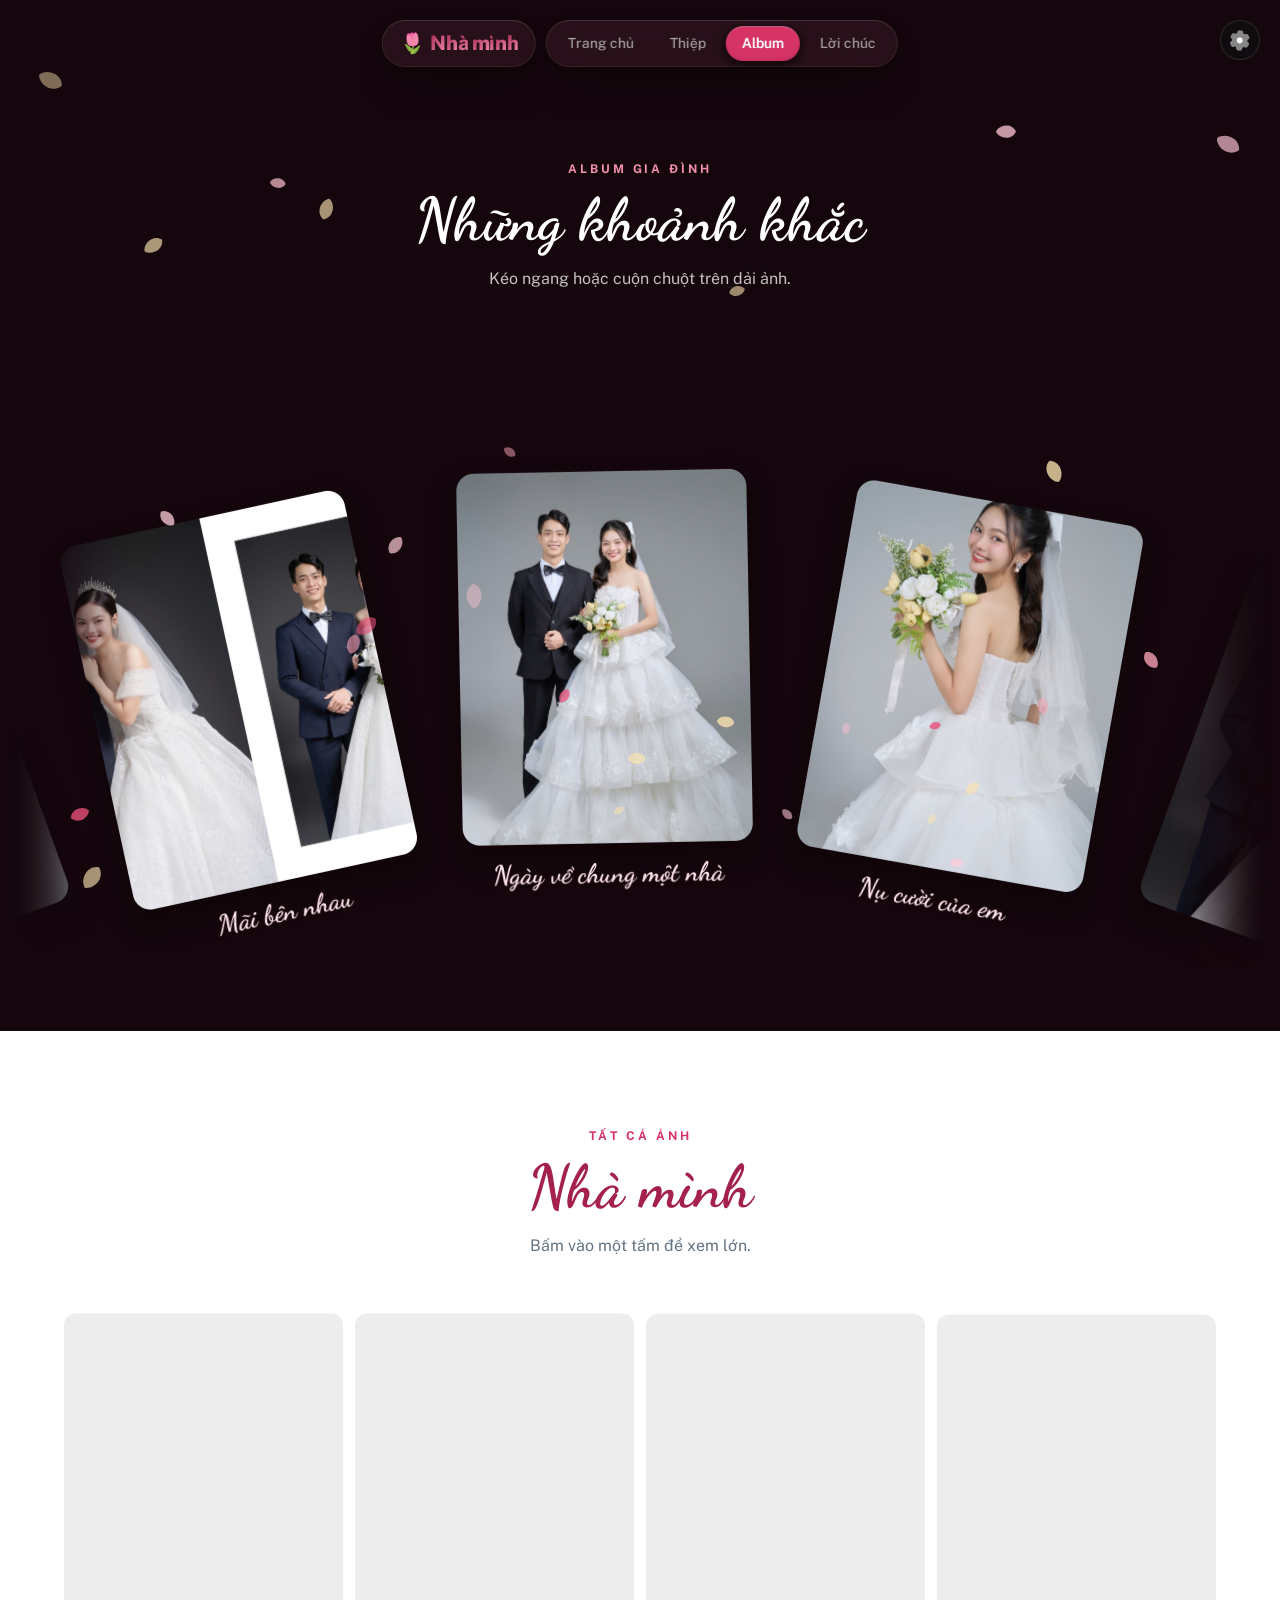
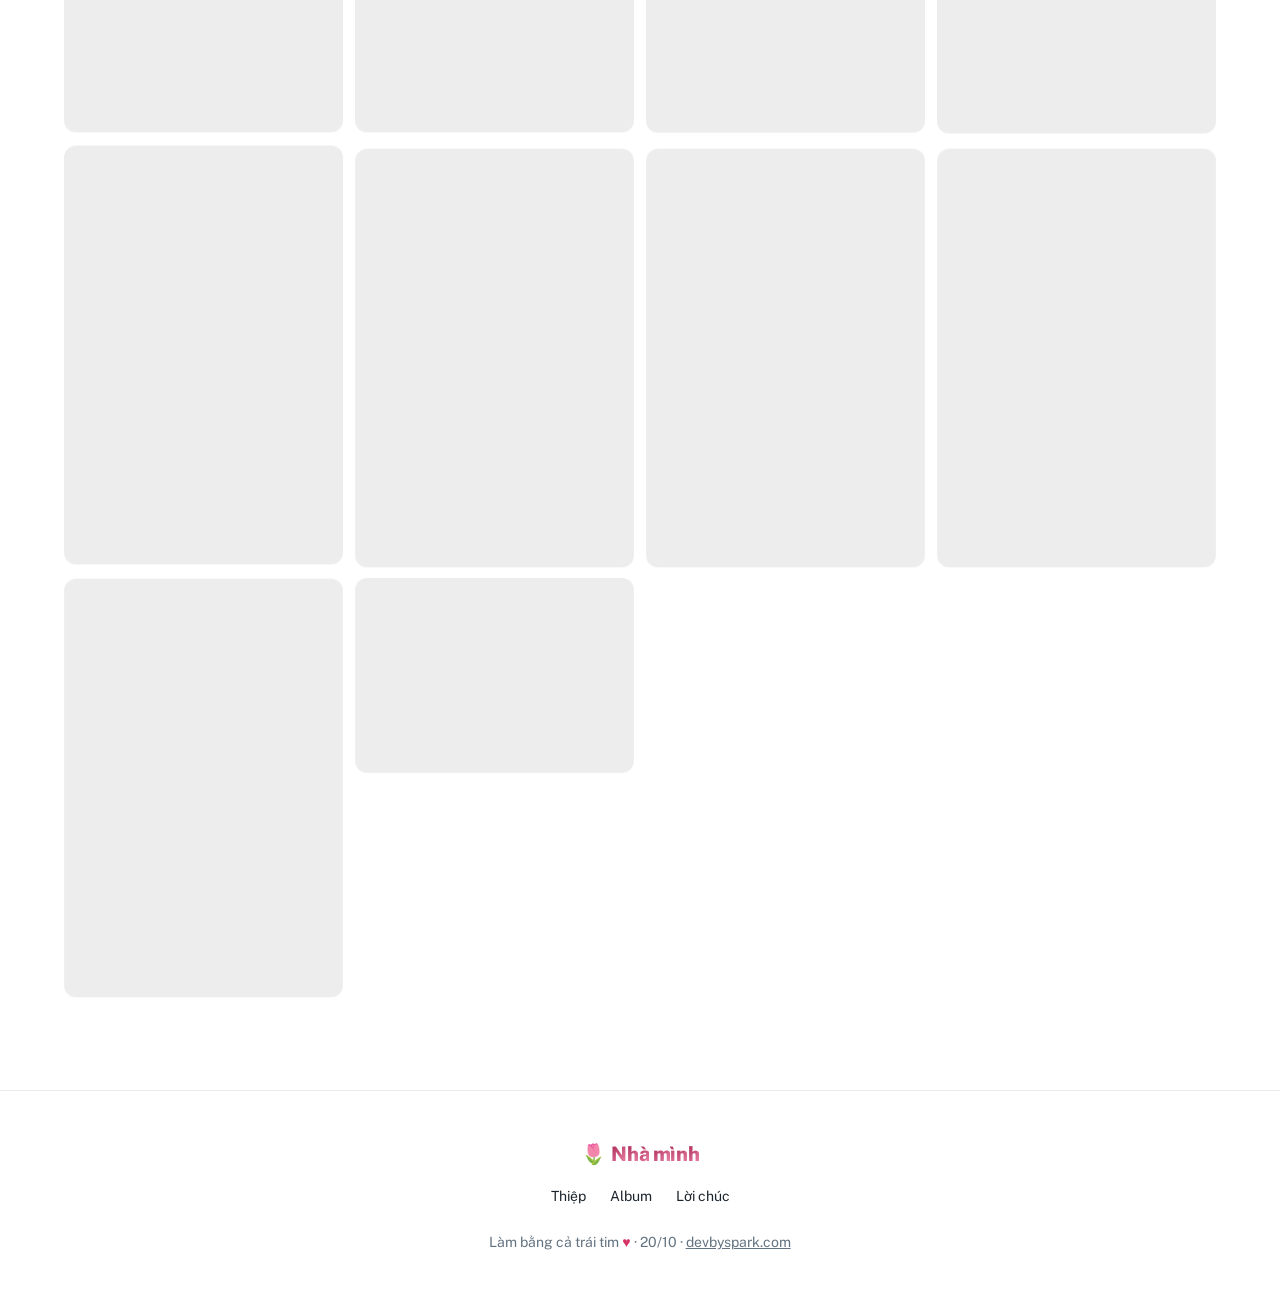
<file: album/index.html>
<!DOCTYPE html><html lang="vi" dir="ltr"><head><meta charSet="utf-8"/><link rel="preconnect" href="/" crossorigin=""/><meta name="viewport" content="width=device-width, initial-scale=1"/><link rel="stylesheet" href="/_next/static/chunks/1fokbakcivw5s.css" data-precedence="next"/><link rel="stylesheet" href="/_next/static/chunks/15a87598x8lxl.css" data-precedence="next"/><link rel="stylesheet" href="/_next/static/chunks/2t9j1hv-xzx4s.css" data-precedence="next"/><link rel="stylesheet" href="/_next/static/chunks/1frmsmqj4hz4m.css" data-precedence="next"/><link rel="stylesheet" href="/_next/static/chunks/43c-40y4ojcg-.css" data-precedence="next"/><link rel="preload" as="script" fetchPriority="low" href="/_next/static/chunks/3mc6dra1m0098.js"/><script src="/_next/static/chunks/00murl_11ua63.js" async=""></script><script src="/_next/static/chunks/1aijdav4dknbm.js" async=""></script><script src="/_next/static/chunks/1ledh2nc7-lcv.js" async=""></script><script src="/_next/static/chunks/turbopack-3e8g4905ehrmp.js" async=""></script><script src="/_next/static/chunks/0ezoeifx_kyq-.js" async=""></script><script src="/_next/static/chunks/0-u834wf1ras9.js" async=""></script><script src="/_next/static/chunks/3u1kwktm9dxa5.js" async=""></script><script src="/_next/static/chunks/0c5tq5n47noph.js" async=""></script><script src="/_next/static/chunks/0r34ipmquz5dc.js" async=""></script><script src="/_next/static/chunks/063f7o7c9pb4r.js" async=""></script><script src="/_next/static/chunks/1nhbs0giyd0g5.js" async=""></script><script src="/_next/static/chunks/0wqsx49fv4oo2.js" async=""></script><script src="/_next/static/chunks/1nj823rl6we4w.js" async=""></script><script src="/_next/static/chunks/2fx_cu5c6mvgk.js" async=""></script><script src="/_next/static/chunks/3e8khz8df73nq.js" async=""></script><script src="/_next/static/chunks/0u8yckb0rhzdx.js" async=""></script><script src="/_next/static/chunks/1-o912xxpjquk.js" async=""></script><script src="/_next/static/chunks/1057xjdoe-yfp.js" async=""></script><script src="/_next/static/chunks/3yq53mixj_6vc.js" async=""></script><meta name="theme-color" content="#D63366"/><title>Album · Gia đình Xuân Bình</title><meta name="description" content="Gửi những người phụ nữ của gia đình mình — cảm ơn vì đã luôn là nắng ấm của ngôi nhà nhỏ."/><link rel="manifest" href="/manifest.webmanifest"/><meta property="og:title" content="Chúc mừng 20/10 🌷 Gửi những người phụ nữ của gia đình mình"/><meta property="og:description" content="Cảm ơn vì đã luôn là nắng ấm của ngôi nhà nhỏ. Mở thiệp nhé!"/><meta property="og:url" content="https://family.devbyspark.com/"/><meta property="og:locale" content="vi_VN"/><meta property="og:image" content="https://family.devbyspark.com/og.png"/><meta property="og:image:width" content="1200"/><meta property="og:image:height" content="630"/><meta property="og:type" content="website"/><meta name="twitter:card" content="summary_large_image"/><meta name="twitter:title" content="Chúc mừng 20/10 🌷 Gửi những người phụ nữ của gia đình mình"/><meta name="twitter:description" content="Cảm ơn vì đã luôn là nắng ấm của ngôi nhà nhỏ. Mở thiệp nhé!"/><meta name="twitter:image" content="https://family.devbyspark.com/og.png"/><meta name="twitter:image:width" content="1200"/><meta name="twitter:image:height" content="630"/><link rel="icon" href="/favicon.ico?favicon.2x4jdh7-6kxj1.ico" sizes="64x64" type="image/x-icon"/><link rel="icon" href="/icon.png?icon.0lujvbsg6a-1l.png" sizes="512x512" type="image/png"/><link rel="apple-touch-icon" href="/apple-icon.png?apple-icon.04yhaim695wx3.png" sizes="180x180" type="image/png"/><meta name="next-size-adjust" content=""/><script src="/_next/static/chunks/0cz1d0mv5g_q7.js" noModule=""></script><style data-emotion="css-global qniq00">html{-webkit-font-smoothing:antialiased;-moz-osx-font-smoothing:grayscale;box-sizing:border-box;-webkit-text-size-adjust:100%;}*,*::before,*::after{box-sizing:inherit;}strong,b{font-weight:700;}body{margin:0;color:var(--palette-text-primary);font-family:"Public Sans Variable",-apple-system,BlinkMacSystemFont,"Segoe UI",Roboto,"Helvetica Neue",Arial,sans-serif,"Apple Color Emoji","Segoe UI Emoji","Segoe UI Symbol";font-weight:400;font-size:1rem;line-height:1.5;background-color:var(--palette-background-default);}@media print{body{background-color:var(--palette-common-white);}}body::backdrop{background-color:var(--palette-background-default);}html{font-size:16px;}</style><style data-emotion="css-global u9e05w">body{--layout-nav-zIndex:1201;--layout-nav-mobile-width:288px;--layout-header-blur:8px;--layout-header-zIndex:1101;--layout-header-mobile-height:64px;--layout-header-desktop-height:72px;}</style><style data-emotion="css-global 1qdidnb">:root{--spacing:8px;--shape-borderRadius:8px;--shadows-0:none;--shadows-1:0px 2px 1px -1px rgba(0,0,0,0.2),0px 1px 1px 0px rgba(0,0,0,0.14),0px 1px 3px 0px rgba(0,0,0,0.12);--shadows-2:0px 3px 1px -2px rgba(0,0,0,0.2),0px 2px 2px 0px rgba(0,0,0,0.14),0px 1px 5px 0px rgba(0,0,0,0.12);--shadows-3:0px 3px 3px -2px rgba(0,0,0,0.2),0px 3px 4px 0px rgba(0,0,0,0.14),0px 1px 8px 0px rgba(0,0,0,0.12);--shadows-4:0px 2px 4px -1px rgba(0,0,0,0.2),0px 4px 5px 0px rgba(0,0,0,0.14),0px 1px 10px 0px rgba(0,0,0,0.12);--shadows-5:0px 3px 5px -1px rgba(0,0,0,0.2),0px 5px 8px 0px rgba(0,0,0,0.14),0px 1px 14px 0px rgba(0,0,0,0.12);--shadows-6:0px 3px 5px -1px rgba(0,0,0,0.2),0px 6px 10px 0px rgba(0,0,0,0.14),0px 1px 18px 0px rgba(0,0,0,0.12);--shadows-7:0px 4px 5px -2px rgba(0,0,0,0.2),0px 7px 10px 1px rgba(0,0,0,0.14),0px 2px 16px 1px rgba(0,0,0,0.12);--shadows-8:0px 5px 5px -3px rgba(0,0,0,0.2),0px 8px 10px 1px rgba(0,0,0,0.14),0px 3px 14px 2px rgba(0,0,0,0.12);--shadows-9:0px 5px 6px -3px rgba(0,0,0,0.2),0px 9px 12px 1px rgba(0,0,0,0.14),0px 3px 16px 2px rgba(0,0,0,0.12);--shadows-10:0px 6px 6px -3px rgba(0,0,0,0.2),0px 10px 14px 1px rgba(0,0,0,0.14),0px 4px 18px 3px rgba(0,0,0,0.12);--shadows-11:0px 6px 7px -4px rgba(0,0,0,0.2),0px 11px 15px 1px rgba(0,0,0,0.14),0px 4px 20px 3px rgba(0,0,0,0.12);--shadows-12:0px 7px 8px -4px rgba(0,0,0,0.2),0px 12px 17px 2px rgba(0,0,0,0.14),0px 5px 22px 4px rgba(0,0,0,0.12);--shadows-13:0px 7px 8px -4px rgba(0,0,0,0.2),0px 13px 19px 2px rgba(0,0,0,0.14),0px 5px 24px 4px rgba(0,0,0,0.12);--shadows-14:0px 7px 9px -4px rgba(0,0,0,0.2),0px 14px 21px 2px rgba(0,0,0,0.14),0px 5px 26px 4px rgba(0,0,0,0.12);--shadows-15:0px 8px 9px -5px rgba(0,0,0,0.2),0px 15px 22px 2px rgba(0,0,0,0.14),0px 6px 28px 5px rgba(0,0,0,0.12);--shadows-16:0px 8px 10px -5px rgba(0,0,0,0.2),0px 16px 24px 2px rgba(0,0,0,0.14),0px 6px 30px 5px rgba(0,0,0,0.12);--shadows-17:0px 8px 11px -5px rgba(0,0,0,0.2),0px 17px 26px 2px rgba(0,0,0,0.14),0px 6px 32px 5px rgba(0,0,0,0.12);--shadows-18:0px 9px 11px -5px rgba(0,0,0,0.2),0px 18px 28px 2px rgba(0,0,0,0.14),0px 7px 34px 6px rgba(0,0,0,0.12);--shadows-19:0px 9px 12px -6px rgba(0,0,0,0.2),0px 19px 29px 2px rgba(0,0,0,0.14),0px 7px 36px 6px rgba(0,0,0,0.12);--shadows-20:0px 10px 13px -6px rgba(0,0,0,0.2),0px 20px 31px 3px rgba(0,0,0,0.14),0px 8px 38px 7px rgba(0,0,0,0.12);--shadows-21:0px 10px 13px -6px rgba(0,0,0,0.2),0px 21px 33px 3px rgba(0,0,0,0.14),0px 8px 40px 7px rgba(0,0,0,0.12);--shadows-22:0px 10px 14px -6px rgba(0,0,0,0.2),0px 22px 35px 3px rgba(0,0,0,0.14),0px 8px 42px 7px rgba(0,0,0,0.12);--shadows-23:0px 11px 14px -7px rgba(0,0,0,0.2),0px 23px 36px 3px rgba(0,0,0,0.14),0px 9px 44px 8px rgba(0,0,0,0.12);--shadows-24:0px 11px 15px -7px rgba(0,0,0,0.2),0px 24px 38px 3px rgba(0,0,0,0.14),0px 9px 46px 8px rgba(0,0,0,0.12);--zIndex-mobileStepper:1000;--zIndex-fab:1050;--zIndex-speedDial:1050;--zIndex-appBar:1100;--zIndex-drawer:1200;--zIndex-modal:1300;--zIndex-snackbar:1400;--zIndex-tooltip:1500;--font-h1:800 2.5rem/1.25 "Barlow",-apple-system,BlinkMacSystemFont,"Segoe UI",Roboto,"Helvetica Neue",Arial,sans-serif,"Apple Color Emoji","Segoe UI Emoji","Segoe UI Symbol";--font-h2:800 2rem/1.3333333333333333 "Barlow",-apple-system,BlinkMacSystemFont,"Segoe UI",Roboto,"Helvetica Neue",Arial,sans-serif,"Apple Color Emoji","Segoe UI Emoji","Segoe UI Symbol";--font-h3:700 1.5rem/1.5 "Barlow",-apple-system,BlinkMacSystemFont,"Segoe UI",Roboto,"Helvetica Neue",Arial,sans-serif,"Apple Color Emoji","Segoe UI Emoji","Segoe UI Symbol";--font-h4:700 1.25rem/1.5 "Public Sans Variable",-apple-system,BlinkMacSystemFont,"Segoe UI",Roboto,"Helvetica Neue",Arial,sans-serif,"Apple Color Emoji","Segoe UI Emoji","Segoe UI Symbol";--font-h5:700 1.125rem/1.5 "Public Sans Variable",-apple-system,BlinkMacSystemFont,"Segoe UI",Roboto,"Helvetica Neue",Arial,sans-serif,"Apple Color Emoji","Segoe UI Emoji","Segoe UI Symbol";--font-h6:600 1.0625rem/1.5555555555555556 "Public Sans Variable",-apple-system,BlinkMacSystemFont,"Segoe UI",Roboto,"Helvetica Neue",Arial,sans-serif,"Apple Color Emoji","Segoe UI Emoji","Segoe UI Symbol";--font-subtitle1:600 1rem/1.5 "Public Sans Variable",-apple-system,BlinkMacSystemFont,"Segoe UI",Roboto,"Helvetica Neue",Arial,sans-serif,"Apple Color Emoji","Segoe UI Emoji","Segoe UI Symbol";--font-subtitle2:600 0.875rem/1.5714285714285714 "Public Sans Variable",-apple-system,BlinkMacSystemFont,"Segoe UI",Roboto,"Helvetica Neue",Arial,sans-serif,"Apple Color Emoji","Segoe UI Emoji","Segoe UI Symbol";--font-body1:400 1rem/1.5 "Public Sans Variable",-apple-system,BlinkMacSystemFont,"Segoe UI",Roboto,"Helvetica Neue",Arial,sans-serif,"Apple Color Emoji","Segoe UI Emoji","Segoe UI Symbol";--font-body2:400 0.875rem/1.5714285714285714 "Public Sans Variable",-apple-system,BlinkMacSystemFont,"Segoe UI",Roboto,"Helvetica Neue",Arial,sans-serif,"Apple Color Emoji","Segoe UI Emoji","Segoe UI Symbol";--font-caption:400 0.75rem/1.5 "Public Sans Variable",-apple-system,BlinkMacSystemFont,"Segoe UI",Roboto,"Helvetica Neue",Arial,sans-serif,"Apple Color Emoji","Segoe UI Emoji","Segoe UI Symbol";--font-overline:700 0.75rem/1.5 "Public Sans Variable",-apple-system,BlinkMacSystemFont,"Segoe UI",Roboto,"Helvetica Neue",Arial,sans-serif,"Apple Color Emoji","Segoe UI Emoji","Segoe UI Symbol";--font-button:700 0.875rem/1.7142857142857142 "Public Sans Variable",-apple-system,BlinkMacSystemFont,"Segoe UI",Roboto,"Helvetica Neue",Arial,sans-serif,"Apple Color Emoji","Segoe UI Emoji","Segoe UI Symbol";--font-inherit:inherit inherit/inherit inherit;}:root,[data-color-scheme="light"]{-webkit-print-color-scheme:light;color-scheme:light;--palette-primary-lighter:#FFE4EA;--palette-primary-light:#F48FB1;--palette-primary-main:#D63366;--palette-primary-dark:#A3204F;--palette-primary-darker:#5C1428;--palette-primary-contrastText:#FFFFFF;--palette-primary-lighterChannel:255 228 234;--palette-primary-lightChannel:244 143 177;--palette-primary-mainChannel:214 51 102;--palette-primary-darkChannel:163 32 79;--palette-primary-darkerChannel:92 20 40;--palette-primary-contrastTextChannel:255 255 255;--palette-secondary-lighter:#FFF1D6;--palette-secondary-light:#FFD08A;--palette-secondary-main:#E9A23B;--palette-secondary-dark:#B86E12;--palette-secondary-darker:#7A4100;--palette-secondary-contrastText:#FFFFFF;--palette-secondary-lighterChannel:255 241 214;--palette-secondary-lightChannel:255 208 138;--palette-secondary-mainChannel:233 162 59;--palette-secondary-darkChannel:184 110 18;--palette-secondary-darkerChannel:122 65 0;--palette-secondary-contrastTextChannel:255 255 255;--palette-info-lighter:#CAFDF5;--palette-info-light:#61F3F3;--palette-info-main:#00B8D9;--palette-info-dark:#006C9C;--palette-info-darker:#003768;--palette-info-contrastText:#FFFFFF;--palette-info-lighterChannel:202 253 245;--palette-info-lightChannel:97 243 243;--palette-info-mainChannel:0 184 217;--palette-info-darkChannel:0 108 156;--palette-info-darkerChannel:0 55 104;--palette-info-contrastTextChannel:255 255 255;--palette-success-lighter:#D3FCD2;--palette-success-light:#77ED8B;--palette-success-main:#22C55E;--palette-success-dark:#118D57;--palette-success-darker:#065E49;--palette-success-contrastText:#ffffff;--palette-success-lighterChannel:211 252 210;--palette-success-lightChannel:119 237 139;--palette-success-mainChannel:34 197 94;--palette-success-darkChannel:17 141 87;--palette-success-darkerChannel:6 94 73;--palette-success-contrastTextChannel:255 255 255;--palette-warning-lighter:#FFF5CC;--palette-warning-light:#FFD666;--palette-warning-main:#FFAB00;--palette-warning-dark:#B76E00;--palette-warning-darker:#7A4100;--palette-warning-contrastText:#1C252E;--palette-warning-lighterChannel:255 245 204;--palette-warning-lightChannel:255 214 102;--palette-warning-mainChannel:255 171 0;--palette-warning-darkChannel:183 110 0;--palette-warning-darkerChannel:122 65 0;--palette-warning-contrastTextChannel:28 37 46;--palette-error-lighter:#FFE9D5;--palette-error-light:#FFAC82;--palette-error-main:#FF5630;--palette-error-dark:#B71D18;--palette-error-darker:#7A0916;--palette-error-contrastText:#FFFFFF;--palette-error-lighterChannel:255 233 213;--palette-error-lightChannel:255 172 130;--palette-error-mainChannel:255 86 48;--palette-error-darkChannel:183 29 24;--palette-error-darkerChannel:122 9 22;--palette-error-contrastTextChannel:255 255 255;--palette-common-black:#000000;--palette-common-white:#FFFFFF;--palette-common-blackChannel:0 0 0;--palette-common-whiteChannel:255 255 255;--palette-common-background:#fff;--palette-common-onBackground:#000;--palette-common-backgroundChannel:255 255 255;--palette-common-onBackgroundChannel:0 0 0;--palette-grey-50:#FCFDFD;--palette-grey-100:#F9FAFB;--palette-grey-200:#F4F6F8;--palette-grey-300:#DFE3E8;--palette-grey-400:#C4CDD5;--palette-grey-500:#919EAB;--palette-grey-600:#637381;--palette-grey-700:#454F5B;--palette-grey-800:#1C252E;--palette-grey-900:#141A21;--palette-grey-50Channel:252 253 253;--palette-grey-100Channel:249 250 251;--palette-grey-200Channel:244 246 248;--palette-grey-300Channel:223 227 232;--palette-grey-400Channel:196 205 213;--palette-grey-500Channel:145 158 171;--palette-grey-600Channel:99 115 129;--palette-grey-700Channel:69 79 91;--palette-grey-800Channel:28 37 46;--palette-grey-900Channel:20 26 33;--palette-grey-A100:#f5f5f5;--palette-grey-A200:#eeeeee;--palette-grey-A400:#bdbdbd;--palette-grey-A700:#616161;--palette-divider:rgba(145 158 171 / 20%);--palette-text-primary:#1C252E;--palette-text-secondary:#637381;--palette-text-disabled:#919EAB;--palette-text-primaryChannel:28 37 46;--palette-text-secondaryChannel:99 115 129;--palette-text-disabledChannel:145 158 171;--palette-background-paper:#FFFFFF;--palette-background-default:#FFFFFF;--palette-background-neutral:#F4F6F8;--palette-background-paperChannel:255 255 255;--palette-background-defaultChannel:255 255 255;--palette-background-neutralChannel:244 246 248;--palette-action-hover:rgba(145 158 171 / 8%);--palette-action-selected:rgba(145 158 171 / 16%);--palette-action-focus:rgba(145 158 171 / 24%);--palette-action-disabled:rgba(145 158 171 / 80%);--palette-action-disabledBackground:rgba(145 158 171 / 24%);--palette-action-hoverOpacity:0.08;--palette-action-disabledOpacity:0.48;--palette-action-active:#637381;--palette-action-selectedOpacity:0.08;--palette-action-focusOpacity:0.12;--palette-action-activatedOpacity:0.12;--palette-action-activeChannel:99 115 129;--palette-action-selectedChannel:145;--palette-Alert-errorColor:rgb(102, 68, 52);--palette-Alert-infoColor:rgb(38, 97, 97);--palette-Alert-successColor:rgb(47, 94, 55);--palette-Alert-warningColor:rgb(102, 85, 40);--palette-Alert-errorFilledBg:var(--palette-error-main, #FF5630);--palette-Alert-infoFilledBg:var(--palette-info-main, #00B8D9);--palette-Alert-successFilledBg:var(--palette-success-main, #22C55E);--palette-Alert-warningFilledBg:var(--palette-warning-main, #FFAB00);--palette-Alert-errorFilledColor:#fff;--palette-Alert-infoFilledColor:rgba(0, 0, 0, 0.87);--palette-Alert-successFilledColor:rgba(0, 0, 0, 0.87);--palette-Alert-warningFilledColor:rgba(0, 0, 0, 0.87);--palette-Alert-errorStandardBg:rgb(255, 246, 242);--palette-Alert-infoStandardBg:rgb(239, 253, 253);--palette-Alert-successStandardBg:rgb(241, 253, 243);--palette-Alert-warningStandardBg:rgb(255, 250, 239);--palette-Alert-errorIconColor:var(--palette-error-main, #FF5630);--palette-Alert-infoIconColor:var(--palette-info-main, #00B8D9);--palette-Alert-successIconColor:var(--palette-success-main, #22C55E);--palette-Alert-warningIconColor:var(--palette-warning-main, #FFAB00);--palette-AppBar-defaultBg:var(--palette-grey-100, #F9FAFB);--palette-Avatar-defaultBg:var(--palette-grey-400, #C4CDD5);--palette-Button-inheritContainedBg:var(--palette-grey-300, #DFE3E8);--palette-Button-inheritContainedHoverBg:var(--palette-grey-A100, #f5f5f5);--palette-Chip-defaultBorder:var(--palette-grey-400, #C4CDD5);--palette-Chip-defaultAvatarColor:var(--palette-grey-700, #454F5B);--palette-Chip-defaultIconColor:var(--palette-grey-700, #454F5B);--palette-FilledInput-bg:rgba(0, 0, 0, 0.06);--palette-FilledInput-hoverBg:rgba(0, 0, 0, 0.09);--palette-FilledInput-disabledBg:rgba(0, 0, 0, 0.12);--palette-LinearProgress-primaryBg:rgb(239, 177, 196);--palette-LinearProgress-secondaryBg:rgb(246, 219, 180);--palette-LinearProgress-errorBg:rgb(255, 190, 176);--palette-LinearProgress-infoBg:rgb(158, 228, 240);--palette-LinearProgress-successBg:rgb(171, 232, 193);--palette-LinearProgress-warningBg:rgb(255, 223, 158);--palette-Skeleton-bg:rgba(var(--palette-text-primaryChannel, 28 37 46) / 0.11);--palette-Slider-primaryTrack:rgb(239, 177, 196);--palette-Slider-secondaryTrack:rgb(246, 219, 180);--palette-Slider-errorTrack:rgb(255, 190, 176);--palette-Slider-infoTrack:rgb(158, 228, 240);--palette-Slider-successTrack:rgb(171, 232, 193);--palette-Slider-warningTrack:rgb(255, 223, 158);--palette-SnackbarContent-bg:rgb(50, 50, 50);--palette-SnackbarContent-color:#fff;--palette-SpeedDialAction-fabHoverBg:rgb(216, 216, 216);--palette-StepConnector-border:var(--palette-grey-400, #C4CDD5);--palette-StepContent-border:var(--palette-grey-400, #C4CDD5);--palette-Switch-defaultColor:var(--palette-common-white, #FFFFFF);--palette-Switch-defaultDisabledColor:var(--palette-grey-100, #F9FAFB);--palette-Switch-primaryDisabledColor:rgb(239, 177, 196);--palette-Switch-secondaryDisabledColor:rgb(246, 219, 180);--palette-Switch-errorDisabledColor:rgb(255, 190, 176);--palette-Switch-infoDisabledColor:rgb(158, 228, 240);--palette-Switch-successDisabledColor:rgb(171, 232, 193);--palette-Switch-warningDisabledColor:rgb(255, 223, 158);--palette-TableCell-border:rgba(241, NaN, NaN, 1);--palette-Tooltip-bg:rgba(69, 79, 91, 0.92);--palette-dividerChannel:145;--shadows-0:none;--shadows-1:0px 2px 1px -1px rgba(145 158 171 / 20%),0px 1px 1px 0px rgba(145 158 171 / 14%),0px 1px 3px 0px rgba(145 158 171 / 12%);--shadows-2:0px 3px 1px -2px rgba(145 158 171 / 20%),0px 2px 2px 0px rgba(145 158 171 / 14%),0px 1px 5px 0px rgba(145 158 171 / 12%);--shadows-3:0px 3px 3px -2px rgba(145 158 171 / 20%),0px 3px 4px 0px rgba(145 158 171 / 14%),0px 1px 8px 0px rgba(145 158 171 / 12%);--shadows-4:0px 2px 4px -1px rgba(145 158 171 / 20%),0px 4px 5px 0px rgba(145 158 171 / 14%),0px 1px 10px 0px rgba(145 158 171 / 12%);--shadows-5:0px 3px 5px -1px rgba(145 158 171 / 20%),0px 5px 8px 0px rgba(145 158 171 / 14%),0px 1px 14px 0px rgba(145 158 171 / 12%);--shadows-6:0px 3px 5px -1px rgba(145 158 171 / 20%),0px 6px 10px 0px rgba(145 158 171 / 14%),0px 1px 18px 0px rgba(145 158 171 / 12%);--shadows-7:0px 4px 5px -2px rgba(145 158 171 / 20%),0px 7px 10px 1px rgba(145 158 171 / 14%),0px 2px 16px 1px rgba(145 158 171 / 12%);--shadows-8:0px 5px 5px -3px rgba(145 158 171 / 20%),0px 8px 10px 1px rgba(145 158 171 / 14%),0px 3px 14px 2px rgba(145 158 171 / 12%);--shadows-9:0px 5px 6px -3px rgba(145 158 171 / 20%),0px 9px 12px 1px rgba(145 158 171 / 14%),0px 3px 16px 2px rgba(145 158 171 / 12%);--shadows-10:0px 6px 6px -3px rgba(145 158 171 / 20%),0px 10px 14px 1px rgba(145 158 171 / 14%),0px 4px 18px 3px rgba(145 158 171 / 12%);--shadows-11:0px 6px 7px -4px rgba(145 158 171 / 20%),0px 11px 15px 1px rgba(145 158 171 / 14%),0px 4px 20px 3px rgba(145 158 171 / 12%);--shadows-12:0px 7px 8px -4px rgba(145 158 171 / 20%),0px 12px 17px 2px rgba(145 158 171 / 14%),0px 5px 22px 4px rgba(145 158 171 / 12%);--shadows-13:0px 7px 8px -4px rgba(145 158 171 / 20%),0px 13px 19px 2px rgba(145 158 171 / 14%),0px 5px 24px 4px rgba(145 158 171 / 12%);--shadows-14:0px 7px 9px -4px rgba(145 158 171 / 20%),0px 14px 21px 2px rgba(145 158 171 / 14%),0px 5px 26px 4px rgba(145 158 171 / 12%);--shadows-15:0px 8px 9px -5px rgba(145 158 171 / 20%),0px 15px 22px 2px rgba(145 158 171 / 14%),0px 6px 28px 5px rgba(145 158 171 / 12%);--shadows-16:0px 8px 10px -5px rgba(145 158 171 / 20%),0px 16px 24px 2px rgba(145 158 171 / 14%),0px 6px 30px 5px rgba(145 158 171 / 12%);--shadows-17:0px 8px 11px -5px rgba(145 158 171 / 20%),0px 17px 26px 2px rgba(145 158 171 / 14%),0px 6px 32px 5px rgba(145 158 171 / 12%);--shadows-18:0px 9px 11px -5px rgba(145 158 171 / 20%),0px 18px 28px 2px rgba(145 158 171 / 14%),0px 7px 34px 6px rgba(145 158 171 / 12%);--shadows-19:0px 9px 12px -6px rgba(145 158 171 / 20%),0px 19px 29px 2px rgba(145 158 171 / 14%),0px 7px 36px 6px rgba(145 158 171 / 12%);--shadows-20:0px 10px 13px -6px rgba(145 158 171 / 20%),0px 20px 31px 3px rgba(145 158 171 / 14%),0px 8px 38px 7px rgba(145 158 171 / 12%);--shadows-21:0px 10px 13px -6px rgba(145 158 171 / 20%),0px 21px 33px 3px rgba(145 158 171 / 14%),0px 8px 40px 7px rgba(145 158 171 / 12%);--shadows-22:0px 10px 14px -6px rgba(145 158 171 / 20%),0px 22px 35px 3px rgba(145 158 171 / 14%),0px 8px 42px 7px rgba(145 158 171 / 12%);--shadows-23:0px 11px 14px -7px rgba(145 158 171 / 20%),0px 23px 36px 3px rgba(145 158 171 / 14%),0px 9px 44px 8px rgba(145 158 171 / 12%);--shadows-24:0px 11px 15px -7px rgba(145 158 171 / 20%),0px 24px 38px 3px rgba(145 158 171 / 14%),0px 9px 46px 8px rgba(145 158 171 / 12%);--customShadows-z1:0 1px 2px 0 rgba(145 158 171 / 16%);--customShadows-z4:0 4px 8px 0 rgba(145 158 171 / 16%);--customShadows-z8:0 8px 16px 0 rgba(145 158 171 / 16%);--customShadows-z12:0 12px 24px -4px rgba(145 158 171 / 16%);--customShadows-z16:0 16px 32px -4px rgba(145 158 171 / 16%);--customShadows-z20:0 20px 40px -4px rgba(145 158 171 / 16%);--customShadows-z24:0 24px 48px 0 rgba(145 158 171 / 16%);--customShadows-dialog:-40px 40px 80px -8px rgba(0 0 0 / 24%);--customShadows-card:0 0 2px 0 rgba(145 158 171 / 20%),0 12px 24px -4px rgba(145 158 171 / 12%);--customShadows-dropdown:0 0 2px 0 rgba(145 158 171 / 24%),-20px 20px 40px -4px rgba(145 158 171 / 24%);--customShadows-primary:0 8px 16px 0 rgba(214 51 102 / 24%);--customShadows-secondary:0 8px 16px 0 rgba(233 162 59 / 24%);--customShadows-info:0 8px 16px 0 rgba(0 184 217 / 24%);--customShadows-success:0 8px 16px 0 rgba(34 197 94 / 24%);--customShadows-warning:0 8px 16px 0 rgba(255 171 0 / 24%);--customShadows-error:0 8px 16px 0 rgba(255 86 48 / 24%);--opacity-inputPlaceholder:0.42;--opacity-inputUnderline:0.42;--opacity-switchTrackDisabled:0.12;--opacity-switchTrack:0.38;}[data-color-scheme="dark"]{-webkit-print-color-scheme:dark;color-scheme:dark;--palette-common-black:#000000;--palette-common-white:#FFFFFF;--palette-common-blackChannel:0 0 0;--palette-common-whiteChannel:255 255 255;--palette-common-background:#000;--palette-common-onBackground:#fff;--palette-common-backgroundChannel:0 0 0;--palette-common-onBackgroundChannel:255 255 255;--palette-primary-lighter:#FFE4EA;--palette-primary-light:#F48FB1;--palette-primary-main:#D63366;--palette-primary-dark:#A3204F;--palette-primary-darker:#5C1428;--palette-primary-contrastText:#FFFFFF;--palette-primary-lighterChannel:255 228 234;--palette-primary-lightChannel:244 143 177;--palette-primary-mainChannel:214 51 102;--palette-primary-darkChannel:163 32 79;--palette-primary-darkerChannel:92 20 40;--palette-primary-contrastTextChannel:255 255 255;--palette-secondary-lighter:#FFF1D6;--palette-secondary-light:#FFD08A;--palette-secondary-main:#E9A23B;--palette-secondary-dark:#B86E12;--palette-secondary-darker:#7A4100;--palette-secondary-contrastText:#FFFFFF;--palette-secondary-lighterChannel:255 241 214;--palette-secondary-lightChannel:255 208 138;--palette-secondary-mainChannel:233 162 59;--palette-secondary-darkChannel:184 110 18;--palette-secondary-darkerChannel:122 65 0;--palette-secondary-contrastTextChannel:255 255 255;--palette-error-lighter:#FFE9D5;--palette-error-light:#FFAC82;--palette-error-main:#FF5630;--palette-error-dark:#B71D18;--palette-error-darker:#7A0916;--palette-error-contrastText:#FFFFFF;--palette-error-lighterChannel:255 233 213;--palette-error-lightChannel:255 172 130;--palette-error-mainChannel:255 86 48;--palette-error-darkChannel:183 29 24;--palette-error-darkerChannel:122 9 22;--palette-error-contrastTextChannel:255 255 255;--palette-warning-lighter:#FFF5CC;--palette-warning-light:#FFD666;--palette-warning-main:#FFAB00;--palette-warning-dark:#B76E00;--palette-warning-darker:#7A4100;--palette-warning-contrastText:#1C252E;--palette-warning-lighterChannel:255 245 204;--palette-warning-lightChannel:255 214 102;--palette-warning-mainChannel:255 171 0;--palette-warning-darkChannel:183 110 0;--palette-warning-darkerChannel:122 65 0;--palette-warning-contrastTextChannel:28 37 46;--palette-info-lighter:#CAFDF5;--palette-info-light:#61F3F3;--palette-info-main:#00B8D9;--palette-info-dark:#006C9C;--palette-info-darker:#003768;--palette-info-contrastText:#FFFFFF;--palette-info-lighterChannel:202 253 245;--palette-info-lightChannel:97 243 243;--palette-info-mainChannel:0 184 217;--palette-info-darkChannel:0 108 156;--palette-info-darkerChannel:0 55 104;--palette-info-contrastTextChannel:255 255 255;--palette-success-lighter:#D3FCD2;--palette-success-light:#77ED8B;--palette-success-main:#22C55E;--palette-success-dark:#118D57;--palette-success-darker:#065E49;--palette-success-contrastText:#ffffff;--palette-success-lighterChannel:211 252 210;--palette-success-lightChannel:119 237 139;--palette-success-mainChannel:34 197 94;--palette-success-darkChannel:17 141 87;--palette-success-darkerChannel:6 94 73;--palette-success-contrastTextChannel:255 255 255;--palette-grey-50:#FCFDFD;--palette-grey-100:#F9FAFB;--palette-grey-200:#F4F6F8;--palette-grey-300:#DFE3E8;--palette-grey-400:#C4CDD5;--palette-grey-500:#919EAB;--palette-grey-600:#637381;--palette-grey-700:#454F5B;--palette-grey-800:#1C252E;--palette-grey-900:#141A21;--palette-grey-A100:#f5f5f5;--palette-grey-A200:#eeeeee;--palette-grey-A400:#bdbdbd;--palette-grey-A700:#616161;--palette-grey-50Channel:252 253 253;--palette-grey-100Channel:249 250 251;--palette-grey-200Channel:244 246 248;--palette-grey-300Channel:223 227 232;--palette-grey-400Channel:196 205 213;--palette-grey-500Channel:145 158 171;--palette-grey-600Channel:99 115 129;--palette-grey-700Channel:69 79 91;--palette-grey-800Channel:28 37 46;--palette-grey-900Channel:20 26 33;--palette-text-primary:#FFFFFF;--palette-text-secondary:#919EAB;--palette-text-disabled:#637381;--palette-text-icon:rgba(255, 255, 255, 0.5);--palette-text-primaryChannel:255 255 255;--palette-text-secondaryChannel:145 158 171;--palette-text-disabledChannel:99 115 129;--palette-divider:rgba(145 158 171 / 20%);--palette-background-paper:#1C252E;--palette-background-default:#141A21;--palette-background-neutral:#28323D;--palette-background-paperChannel:28 37 46;--palette-background-defaultChannel:20 26 33;--palette-background-neutralChannel:40 50 61;--palette-action-active:#919EAB;--palette-action-hover:rgba(145 158 171 / 8%);--palette-action-hoverOpacity:0.08;--palette-action-selected:rgba(145 158 171 / 16%);--palette-action-selectedOpacity:0.16;--palette-action-disabled:rgba(145 158 171 / 80%);--palette-action-disabledBackground:rgba(145 158 171 / 24%);--palette-action-disabledOpacity:0.48;--palette-action-focus:rgba(145 158 171 / 24%);--palette-action-focusOpacity:0.12;--palette-action-activatedOpacity:0.24;--palette-action-activeChannel:145 158 171;--palette-action-selectedChannel:145;--palette-Alert-errorColor:rgb(255, 221, 205);--palette-Alert-infoColor:rgb(191, 250, 250);--palette-Alert-successColor:rgb(200, 247, 208);--palette-Alert-warningColor:rgb(255, 238, 193);--palette-Alert-errorFilledBg:var(--palette-error-dark, #B71D18);--palette-Alert-infoFilledBg:var(--palette-info-dark, #006C9C);--palette-Alert-successFilledBg:var(--palette-success-dark, #118D57);--palette-Alert-warningFilledBg:var(--palette-warning-dark, #B76E00);--palette-Alert-errorFilledColor:#fff;--palette-Alert-infoFilledColor:#fff;--palette-Alert-successFilledColor:#fff;--palette-Alert-warningFilledColor:#fff;--palette-Alert-errorStandardBg:rgb(25, 17, 12);--palette-Alert-infoStandardBg:rgb(9, 24, 24);--palette-Alert-successStandardBg:rgb(11, 23, 13);--palette-Alert-warningStandardBg:rgb(25, 21, 10);--palette-Alert-errorIconColor:var(--palette-error-main, #FF5630);--palette-Alert-infoIconColor:var(--palette-info-main, #00B8D9);--palette-Alert-successIconColor:var(--palette-success-main, #22C55E);--palette-Alert-warningIconColor:var(--palette-warning-main, #FFAB00);--palette-AppBar-defaultBg:var(--palette-grey-900, #141A21);--palette-AppBar-darkBg:var(--palette-background-paper, #1C252E);--palette-AppBar-darkColor:var(--palette-text-primary, #FFFFFF);--palette-Avatar-defaultBg:var(--palette-grey-600, #637381);--palette-Button-inheritContainedBg:var(--palette-grey-800, #1C252E);--palette-Button-inheritContainedHoverBg:var(--palette-grey-700, #454F5B);--palette-Chip-defaultBorder:var(--palette-grey-700, #454F5B);--palette-Chip-defaultAvatarColor:var(--palette-grey-300, #DFE3E8);--palette-Chip-defaultIconColor:var(--palette-grey-300, #DFE3E8);--palette-FilledInput-bg:rgba(255, 255, 255, 0.09);--palette-FilledInput-hoverBg:rgba(255, 255, 255, 0.13);--palette-FilledInput-disabledBg:rgba(255, 255, 255, 0.12);--palette-LinearProgress-primaryBg:rgb(107, 25, 51);--palette-LinearProgress-secondaryBg:rgb(116, 81, 29);--palette-LinearProgress-errorBg:rgb(127, 43, 24);--palette-LinearProgress-infoBg:rgb(0, 92, 108);--palette-LinearProgress-successBg:rgb(17, 98, 47);--palette-LinearProgress-warningBg:rgb(127, 85, 0);--palette-Skeleton-bg:rgba(var(--palette-text-primaryChannel, 255 255 255) / 0.13);--palette-Slider-primaryTrack:rgb(107, 25, 51);--palette-Slider-secondaryTrack:rgb(116, 81, 29);--palette-Slider-errorTrack:rgb(127, 43, 24);--palette-Slider-infoTrack:rgb(0, 92, 108);--palette-Slider-successTrack:rgb(17, 98, 47);--palette-Slider-warningTrack:rgb(127, 85, 0);--palette-SnackbarContent-bg:rgb(250, 250, 250);--palette-SnackbarContent-color:rgba(0, 0, 0, 0.87);--palette-SpeedDialAction-fabHoverBg:rgb(62, 69, 77);--palette-StepConnector-border:var(--palette-grey-600, #637381);--palette-StepContent-border:var(--palette-grey-600, #637381);--palette-Switch-defaultColor:var(--palette-grey-300, #DFE3E8);--palette-Switch-defaultDisabledColor:var(--palette-grey-600, #637381);--palette-Switch-primaryDisabledColor:rgb(96, 22, 45);--palette-Switch-secondaryDisabledColor:rgb(104, 72, 26);--palette-Switch-errorDisabledColor:rgb(114, 38, 21);--palette-Switch-infoDisabledColor:rgb(0, 82, 97);--palette-Switch-successDisabledColor:rgb(15, 88, 42);--palette-Switch-warningDisabledColor:rgb(114, 76, 0);--palette-TableCell-border:rgba(46, NaN, NaN, 1);--palette-Tooltip-bg:rgba(69, 79, 91, 0.92);--palette-dividerChannel:145;--opacity-inputPlaceholder:0.5;--opacity-inputUnderline:0.7;--opacity-switchTrackDisabled:0.2;--opacity-switchTrack:0.3;--overlays-0:none;--overlays-1:linear-gradient(rgba(255 255 255 / 0.051), rgba(255 255 255 / 0.051));--overlays-2:linear-gradient(rgba(255 255 255 / 0.069), rgba(255 255 255 / 0.069));--overlays-3:linear-gradient(rgba(255 255 255 / 0.082), rgba(255 255 255 / 0.082));--overlays-4:linear-gradient(rgba(255 255 255 / 0.092), rgba(255 255 255 / 0.092));--overlays-5:linear-gradient(rgba(255 255 255 / 0.101), rgba(255 255 255 / 0.101));--overlays-6:linear-gradient(rgba(255 255 255 / 0.108), rgba(255 255 255 / 0.108));--overlays-7:linear-gradient(rgba(255 255 255 / 0.114), rgba(255 255 255 / 0.114));--overlays-8:linear-gradient(rgba(255 255 255 / 0.119), rgba(255 255 255 / 0.119));--overlays-9:linear-gradient(rgba(255 255 255 / 0.124), rgba(255 255 255 / 0.124));--overlays-10:linear-gradient(rgba(255 255 255 / 0.128), rgba(255 255 255 / 0.128));--overlays-11:linear-gradient(rgba(255 255 255 / 0.132), rgba(255 255 255 / 0.132));--overlays-12:linear-gradient(rgba(255 255 255 / 0.135), rgba(255 255 255 / 0.135));--overlays-13:linear-gradient(rgba(255 255 255 / 0.139), rgba(255 255 255 / 0.139));--overlays-14:linear-gradient(rgba(255 255 255 / 0.142), rgba(255 255 255 / 0.142));--overlays-15:linear-gradient(rgba(255 255 255 / 0.145), rgba(255 255 255 / 0.145));--overlays-16:linear-gradient(rgba(255 255 255 / 0.147), rgba(255 255 255 / 0.147));--overlays-17:linear-gradient(rgba(255 255 255 / 0.15), rgba(255 255 255 / 0.15));--overlays-18:linear-gradient(rgba(255 255 255 / 0.152), rgba(255 255 255 / 0.152));--overlays-19:linear-gradient(rgba(255 255 255 / 0.155), rgba(255 255 255 / 0.155));--overlays-20:linear-gradient(rgba(255 255 255 / 0.157), rgba(255 255 255 / 0.157));--overlays-21:linear-gradient(rgba(255 255 255 / 0.159), rgba(255 255 255 / 0.159));--overlays-22:linear-gradient(rgba(255 255 255 / 0.161), rgba(255 255 255 / 0.161));--overlays-23:linear-gradient(rgba(255 255 255 / 0.163), rgba(255 255 255 / 0.163));--overlays-24:linear-gradient(rgba(255 255 255 / 0.165), rgba(255 255 255 / 0.165));--shadows-0:none;--shadows-1:0px 2px 1px -1px rgba(0 0 0 / 20%),0px 1px 1px 0px rgba(0 0 0 / 14%),0px 1px 3px 0px rgba(0 0 0 / 12%);--shadows-2:0px 3px 1px -2px rgba(0 0 0 / 20%),0px 2px 2px 0px rgba(0 0 0 / 14%),0px 1px 5px 0px rgba(0 0 0 / 12%);--shadows-3:0px 3px 3px -2px rgba(0 0 0 / 20%),0px 3px 4px 0px rgba(0 0 0 / 14%),0px 1px 8px 0px rgba(0 0 0 / 12%);--shadows-4:0px 2px 4px -1px rgba(0 0 0 / 20%),0px 4px 5px 0px rgba(0 0 0 / 14%),0px 1px 10px 0px rgba(0 0 0 / 12%);--shadows-5:0px 3px 5px -1px rgba(0 0 0 / 20%),0px 5px 8px 0px rgba(0 0 0 / 14%),0px 1px 14px 0px rgba(0 0 0 / 12%);--shadows-6:0px 3px 5px -1px rgba(0 0 0 / 20%),0px 6px 10px 0px rgba(0 0 0 / 14%),0px 1px 18px 0px rgba(0 0 0 / 12%);--shadows-7:0px 4px 5px -2px rgba(0 0 0 / 20%),0px 7px 10px 1px rgba(0 0 0 / 14%),0px 2px 16px 1px rgba(0 0 0 / 12%);--shadows-8:0px 5px 5px -3px rgba(0 0 0 / 20%),0px 8px 10px 1px rgba(0 0 0 / 14%),0px 3px 14px 2px rgba(0 0 0 / 12%);--shadows-9:0px 5px 6px -3px rgba(0 0 0 / 20%),0px 9px 12px 1px rgba(0 0 0 / 14%),0px 3px 16px 2px rgba(0 0 0 / 12%);--shadows-10:0px 6px 6px -3px rgba(0 0 0 / 20%),0px 10px 14px 1px rgba(0 0 0 / 14%),0px 4px 18px 3px rgba(0 0 0 / 12%);--shadows-11:0px 6px 7px -4px rgba(0 0 0 / 20%),0px 11px 15px 1px rgba(0 0 0 / 14%),0px 4px 20px 3px rgba(0 0 0 / 12%);--shadows-12:0px 7px 8px -4px rgba(0 0 0 / 20%),0px 12px 17px 2px rgba(0 0 0 / 14%),0px 5px 22px 4px rgba(0 0 0 / 12%);--shadows-13:0px 7px 8px -4px rgba(0 0 0 / 20%),0px 13px 19px 2px rgba(0 0 0 / 14%),0px 5px 24px 4px rgba(0 0 0 / 12%);--shadows-14:0px 7px 9px -4px rgba(0 0 0 / 20%),0px 14px 21px 2px rgba(0 0 0 / 14%),0px 5px 26px 4px rgba(0 0 0 / 12%);--shadows-15:0px 8px 9px -5px rgba(0 0 0 / 20%),0px 15px 22px 2px rgba(0 0 0 / 14%),0px 6px 28px 5px rgba(0 0 0 / 12%);--shadows-16:0px 8px 10px -5px rgba(0 0 0 / 20%),0px 16px 24px 2px rgba(0 0 0 / 14%),0px 6px 30px 5px rgba(0 0 0 / 12%);--shadows-17:0px 8px 11px -5px rgba(0 0 0 / 20%),0px 17px 26px 2px rgba(0 0 0 / 14%),0px 6px 32px 5px rgba(0 0 0 / 12%);--shadows-18:0px 9px 11px -5px rgba(0 0 0 / 20%),0px 18px 28px 2px rgba(0 0 0 / 14%),0px 7px 34px 6px rgba(0 0 0 / 12%);--shadows-19:0px 9px 12px -6px rgba(0 0 0 / 20%),0px 19px 29px 2px rgba(0 0 0 / 14%),0px 7px 36px 6px rgba(0 0 0 / 12%);--shadows-20:0px 10px 13px -6px rgba(0 0 0 / 20%),0px 20px 31px 3px rgba(0 0 0 / 14%),0px 8px 38px 7px rgba(0 0 0 / 12%);--shadows-21:0px 10px 13px -6px rgba(0 0 0 / 20%),0px 21px 33px 3px rgba(0 0 0 / 14%),0px 8px 40px 7px rgba(0 0 0 / 12%);--shadows-22:0px 10px 14px -6px rgba(0 0 0 / 20%),0px 22px 35px 3px rgba(0 0 0 / 14%),0px 8px 42px 7px rgba(0 0 0 / 12%);--shadows-23:0px 11px 14px -7px rgba(0 0 0 / 20%),0px 23px 36px 3px rgba(0 0 0 / 14%),0px 9px 44px 8px rgba(0 0 0 / 12%);--shadows-24:0px 11px 15px -7px rgba(0 0 0 / 20%),0px 24px 38px 3px rgba(0 0 0 / 14%),0px 9px 46px 8px rgba(0 0 0 / 12%);--customShadows-z1:0 1px 2px 0 rgba(0 0 0 / 16%);--customShadows-z4:0 4px 8px 0 rgba(0 0 0 / 16%);--customShadows-z8:0 8px 16px 0 rgba(0 0 0 / 16%);--customShadows-z12:0 12px 24px -4px rgba(0 0 0 / 16%);--customShadows-z16:0 16px 32px -4px rgba(0 0 0 / 16%);--customShadows-z20:0 20px 40px -4px rgba(0 0 0 / 16%);--customShadows-z24:0 24px 48px 0 rgba(0 0 0 / 16%);--customShadows-dialog:-40px 40px 80px -8px rgba(0 0 0 / 24%);--customShadows-card:0 0 2px 0 rgba(0 0 0 / 20%),0 12px 24px -4px rgba(0 0 0 / 12%);--customShadows-dropdown:0 0 2px 0 rgba(0 0 0 / 24%),-20px 20px 40px -4px rgba(0 0 0 / 24%);--customShadows-primary:0 8px 16px 0 rgba(214 51 102 / 24%);--customShadows-secondary:0 8px 16px 0 rgba(233 162 59 / 24%);--customShadows-info:0 8px 16px 0 rgba(0 184 217 / 24%);--customShadows-success:0 8px 16px 0 rgba(34 197 94 / 24%);--customShadows-warning:0 8px 16px 0 rgba(255 171 0 / 24%);--customShadows-error:0 8px 16px 0 rgba(255 86 48 / 24%);}</style><style data-emotion="css lcs3gc 0 9ecyen 16g5tq7 hltb5i xcj1iu 14nbxx6 1uvsvwr xt49xd 1mzjf29 chz7cr mz9m0q 5p47go igkodi x85jlf rgrkku 7cs04n 1e3lqck 1o4bjxm 5mazpv kqrgt1 1qvprvs xln5tn 3wvdnu 5cz62f 1uuw4iz">.css-lcs3gc{z-index:var(--zIndex-drawer);}.css-9ecyen{-webkit-text-decoration:none;text-decoration:none;display:-webkit-inline-box;display:-webkit-inline-flex;display:-ms-inline-flexbox;display:inline-flex;-webkit-align-items:center;-webkit-box-align:center;-ms-flex-align:center;align-items:center;}.css-16g5tq7{margin:0;font:inherit;line-height:inherit;letter-spacing:inherit;color:var(--palette-primary-main);-webkit-text-decoration:none;text-decoration:none;display:-webkit-inline-box;display:-webkit-inline-flex;display:-ms-inline-flexbox;display:inline-flex;-webkit-align-items:center;-webkit-box-align:center;-ms-flex-align:center;align-items:center;}.css-hltb5i{font-weight:800;letter-spacing:-0.02em;font-size:20px;white-space:nowrap;}.css-xcj1iu{margin-right:calc(0.75 * var(--spacing));}.css-14nbxx6{position:fixed;inset:0;pointer-events:none;z-index:1300;}@media (min-width:0px){.css-14nbxx6{display:block;}}@media (min-width:900px){.css-14nbxx6{display:none;}}.css-1uvsvwr{width:22px;height:22px;-webkit-flex-shrink:0;-ms-flex-negative:0;flex-shrink:0;display:-webkit-inline-box;display:-webkit-inline-flex;display:-ms-inline-flexbox;display:inline-flex;}.css-xt49xd{text-align:center;-webkit-flex:0 0 auto;-ms-flex:0 0 auto;flex:0 0 auto;font-size:1.5rem;padding:8px;border-radius:50%;color:var(--palette-action-active);-webkit-transition:background-color 150ms cubic-bezier(0.4, 0, 0.2, 1) 0ms;transition:background-color 150ms cubic-bezier(0.4, 0, 0.2, 1) 0ms;--IconButton-hoverBg:rgba(var(--palette-action-activeChannel) / var(--palette-action-hoverOpacity));padding:calc(0 * var(--spacing));width:40px;height:40px;position:fixed;z-index:1301;color:#fff;background-color:rgba(14, 14, 17, 0.82);border:1px solid rgba(255, 255, 255, 0.12);-webkit-backdrop-filter:blur(20px) saturate(180%);backdrop-filter:blur(20px) saturate(180%);}.css-xt49xd:hover{background-color:var(--IconButton-hoverBg);}@media (hover: none){.css-xt49xd:hover{background-color:transparent;}}.css-xt49xd.Mui-disabled{background-color:transparent;color:var(--palette-action-disabled);}.css-xt49xd.MuiIconButton-loading{color:transparent;}@media (min-width:0px){.css-xt49xd{top:14px;right:14px;}}@media (min-width:900px){.css-xt49xd{top:20px;right:20px;}}.css-xt49xd:hover{background-color:rgba(14, 14, 17, 0.95);}.css-1mzjf29{display:-webkit-inline-box;display:-webkit-inline-flex;display:-ms-inline-flexbox;display:inline-flex;-webkit-align-items:center;-webkit-box-align:center;-ms-flex-align:center;align-items:center;-webkit-box-pack:center;-ms-flex-pack:center;-webkit-justify-content:center;justify-content:center;position:relative;box-sizing:border-box;-webkit-tap-highlight-color:transparent;background-color:transparent;outline:0;border:0;margin:0;border-radius:0;padding:0;cursor:pointer;-webkit-user-select:none;-moz-user-select:none;-ms-user-select:none;user-select:none;vertical-align:middle;-moz-appearance:none;-webkit-appearance:none;-webkit-text-decoration:none;text-decoration:none;color:inherit;font-family:"Public Sans Variable",-apple-system,BlinkMacSystemFont,"Segoe UI",Roboto,"Helvetica Neue",Arial,sans-serif,"Apple Color Emoji","Segoe UI Emoji","Segoe UI Symbol";text-align:center;-webkit-flex:0 0 auto;-ms-flex:0 0 auto;flex:0 0 auto;font-size:1.5rem;padding:8px;border-radius:50%;color:var(--palette-action-active);-webkit-transition:background-color 150ms cubic-bezier(0.4, 0, 0.2, 1) 0ms;transition:background-color 150ms cubic-bezier(0.4, 0, 0.2, 1) 0ms;--IconButton-hoverBg:rgba(var(--palette-action-activeChannel) / var(--palette-action-hoverOpacity));padding:calc(0 * var(--spacing));width:40px;height:40px;position:fixed;z-index:1301;color:#fff;background-color:rgba(14, 14, 17, 0.82);border:1px solid rgba(255, 255, 255, 0.12);-webkit-backdrop-filter:blur(20px) saturate(180%);backdrop-filter:blur(20px) saturate(180%);}.css-1mzjf29::-moz-focus-inner{border-style:none;}.css-1mzjf29.Mui-disabled{pointer-events:none;cursor:default;}@media print{.css-1mzjf29{-webkit-print-color-adjust:exact;color-adjust:exact;}}.css-1mzjf29:hover{background-color:var(--IconButton-hoverBg);}@media (hover: none){.css-1mzjf29:hover{background-color:transparent;}}.css-1mzjf29.Mui-disabled{background-color:transparent;color:var(--palette-action-disabled);}.css-1mzjf29.MuiIconButton-loading{color:transparent;}@media (min-width:0px){.css-1mzjf29{top:14px;right:14px;}}@media (min-width:900px){.css-1mzjf29{top:20px;right:20px;}}.css-1mzjf29:hover{background-color:rgba(14, 14, 17, 0.95);}.css-chz7cr{position:relative;display:-webkit-inline-box;display:-webkit-inline-flex;display:-ms-inline-flexbox;display:inline-flex;vertical-align:middle;-webkit-flex-shrink:0;-ms-flex-negative:0;flex-shrink:0;}.css-mz9m0q{-webkit-user-select:none;-moz-user-select:none;-ms-user-select:none;user-select:none;width:1em;height:1em;display:inline-block;-webkit-flex-shrink:0;-ms-flex-negative:0;flex-shrink:0;-webkit-transition:fill 300ms cubic-bezier(0.4, 0, 0.2, 1) 0ms;transition:fill 300ms cubic-bezier(0.4, 0, 0.2, 1) 0ms;fill:currentColor;font-size:1.5rem;}.css-5p47go{display:-webkit-box;display:-webkit-flex;display:-ms-flexbox;display:flex;-webkit-flex-direction:row;-ms-flex-direction:row;flex-direction:row;-webkit-box-flex-wrap:wrap;-webkit-flex-wrap:wrap;-ms-flex-wrap:wrap;flex-wrap:wrap;-webkit-box-pack:center;-ms-flex-pack:center;-webkit-justify-content:center;justify-content:center;-webkit-align-content:center;-ms-flex-line-pack:center;align-content:center;-webkit-align-items:center;-webkit-box-align:center;-ms-flex-align:center;align-items:center;position:absolute;box-sizing:border-box;font-family:"Public Sans Variable",-apple-system,BlinkMacSystemFont,"Segoe UI",Roboto,"Helvetica Neue",Arial,sans-serif,"Apple Color Emoji","Segoe UI Emoji","Segoe UI Symbol";font-weight:500;font-size:0.75rem;min-width:20px;line-height:1;padding:0 6px;height:20px;border-radius:10px;z-index:1;-webkit-transition:-webkit-transform 225ms cubic-bezier(0.4, 0, 0.2, 1) 0ms;transition:transform 225ms cubic-bezier(0.4, 0, 0.2, 1) 0ms;background-color:var(--palette-error-main);color:var(--palette-error-contrastText);border-radius:4px;height:8px;min-width:8px;padding:0;top:0;right:0;-webkit-transform:scale(1) translate(50%, -50%);-moz-transform:scale(1) translate(50%, -50%);-ms-transform:scale(1) translate(50%, -50%);transform:scale(1) translate(50%, -50%);transform-origin:100% 0%;-webkit-transition:-webkit-transform 195ms cubic-bezier(0.4, 0, 0.2, 1) 0ms;transition:transform 195ms cubic-bezier(0.4, 0, 0.2, 1) 0ms;border-radius:50%;}.css-5p47go.MuiBadge-invisible{-webkit-transform:scale(0) translate(50%, -50%);-moz-transform:scale(0) translate(50%, -50%);-ms-transform:scale(0) translate(50%, -50%);transform:scale(0) translate(50%, -50%);}.css-igkodi{display:-webkit-box;display:-webkit-flex;display:-ms-flexbox;display:flex;-webkit-flex:1 1 auto;-ms-flex:1 1 auto;flex:1 1 auto;-webkit-flex-direction:column;-ms-flex-direction:column;flex-direction:column;}@media (min-width:0px){.css-igkodi{padding-top:96px;padding-bottom:96px;}}@media (min-width:900px){.css-igkodi{padding-top:112px;padding-bottom:calc(0 * var(--spacing));}}.css-x85jlf{min-height:70vh;display:grid;place-items:center;font-size:48px;}@-webkit-keyframes pulse{50%{-webkit-transform:scale(1.15);-moz-transform:scale(1.15);-ms-transform:scale(1.15);transform:scale(1.15);opacity:0.6;}}@keyframes pulse{50%{-webkit-transform:scale(1.15);-moz-transform:scale(1.15);-ms-transform:scale(1.15);transform:scale(1.15);opacity:0.6;}}.css-rgrkku{-webkit-animation:pulse 1.2s ease-in-out infinite;animation:pulse 1.2s ease-in-out infinite;}.css-7cs04n{position:relative;background-color:var(--palette-background-default);}.css-1e3lqck{margin:0;-webkit-flex-shrink:0;-ms-flex-negative:0;flex-shrink:0;border-width:0;border-style:solid;border-color:var(--palette-divider);border-bottom-width:thin;}.css-1o4bjxm{width:100%;margin-left:auto;box-sizing:border-box;margin-right:auto;padding-left:calc(2 * var(--spacing));padding-right:calc(2 * var(--spacing));padding-top:calc(6 * var(--spacing));text-align:center;}@media (min-width:600px){.css-1o4bjxm{padding-left:calc(3 * var(--spacing));padding-right:calc(3 * var(--spacing));}}@media (min-width:1200px){.css-1o4bjxm{max-width:1200px;}}@media (min-width:0px){.css-1o4bjxm{padding-bottom:104px;}}@media (min-width:900px){.css-1o4bjxm{padding-bottom:calc(6 * var(--spacing));}}.css-5mazpv{margin-top:calc(2 * var(--spacing));gap:calc(3 * var(--spacing));display:-webkit-box;display:-webkit-flex;display:-ms-flexbox;display:flex;-webkit-box-pack:center;-ms-flex-pack:center;-webkit-justify-content:center;justify-content:center;-webkit-box-flex-wrap:wrap;-webkit-flex-wrap:wrap;-ms-flex-wrap:wrap;flex-wrap:wrap;}.css-kqrgt1{-webkit-text-decoration:none;text-decoration:none;color:inherit;}.css-kqrgt1:hover{-webkit-text-decoration:underline;text-decoration:underline;}.css-1qvprvs{margin:0;font-family:"Public Sans Variable",-apple-system,BlinkMacSystemFont,"Segoe UI",Roboto,"Helvetica Neue",Arial,sans-serif,"Apple Color Emoji","Segoe UI Emoji","Segoe UI Symbol";font-weight:400;font-size:0.875rem;line-height:1.5714285714285714;color:inherit;-webkit-text-decoration:none;text-decoration:none;color:inherit;}.css-1qvprvs:hover{-webkit-text-decoration:underline;text-decoration:underline;}.css-xln5tn{margin:0;font-family:"Public Sans Variable",-apple-system,BlinkMacSystemFont,"Segoe UI",Roboto,"Helvetica Neue",Arial,sans-serif,"Apple Color Emoji","Segoe UI Emoji","Segoe UI Symbol";font-weight:400;font-size:0.875rem;line-height:1.5714285714285714;color:var(--palette-text-secondary);margin-top:calc(3 * var(--spacing));}.css-3wvdnu{color:var(--palette-primary-main);}.css-5cz62f{-webkit-text-decoration:underline;text-decoration:underline;color:inherit;}.css-5cz62f:hover{text-decoration-color:inherit;}.css-1uuw4iz{margin:0;font:inherit;line-height:inherit;letter-spacing:inherit;color:inherit;-webkit-text-decoration:underline;text-decoration:underline;color:inherit;}.css-1uuw4iz:hover{text-decoration-color:inherit;}</style></head><body><div hidden=""><!--$--><!--/$--></div><script>(function() {
try {
  let colorScheme = '';
  const mode = localStorage.getItem('theme-mode') || 'light';
  const dark = localStorage.getItem('mui-color-scheme-dark') || 'dark';
  const light = localStorage.getItem('mui-color-scheme-light') || 'light';
  if (mode === 'system') {
    // handle system mode
    const mql = window.matchMedia('(prefers-color-scheme: dark)');
    if (mql.matches) {
      colorScheme = dark
    } else {
      colorScheme = light
    }
  }
  if (mode === 'light') {
    colorScheme = light;
  }
  if (mode === 'dark') {
    colorScheme = dark;
  }
  if (colorScheme) {
    document.documentElement.setAttribute('data-color-scheme', colorScheme);
  }
} catch(e){}})();</script><!--$!--><template data-dgst="BAILOUT_TO_CLIENT_SIDE_RENDERING"></template><!--/$--><canvas aria-hidden="true" style="position:fixed;inset:0;width:100%;height:100%;pointer-events:none;z-index:1200"></canvas><div id="root__layout" class="minimal__layout__root css-0"><div class="glass-nav-desktop"><div class="glass-nav-logo"><a class="MuiTypography-root MuiTypography-inherit MuiLink-root MuiLink-underlineNone minimal__logo__root css-16g5tq7" aria-label="Logo" href="/"><span class="MuiBox-root css-hltb5i"><span class="MuiBox-root css-xcj1iu" aria-hidden="true">🌷</span><span class="" style="display:inline-block;white-space:pre-wrap"><span style="position:absolute;width:1px;height:1px;padding:0;margin:-1px;overflow:hidden;clip:rect(0,0,0,0);border:0;visibility:hidden">Nhà mình</span><span aria-hidden="true"><span class="logo-decrypt-char">N</span><span class="logo-decrypt-char">h</span><span class="logo-decrypt-char">à</span><span class="logo-decrypt-char"> </span><span class="logo-decrypt-char">m</span><span class="logo-decrypt-char">ì</span><span class="logo-decrypt-char">n</span><span class="logo-decrypt-char">h</span></span></span></span></a></div><nav aria-label="Primary" class="gooey-nav gooey-nav--md gooey-nav--framed" style="--gn-frame:var(--glass-nav-bg);--gn-frame-edge:rgba(255, 255, 255, 0.08);--gn-frame-highlight:rgba(255, 255, 255, 0.07);--gn-frame-shadow:0 22px 44px -20px rgba(0, 0, 0, 0.8), 0 6px 16px -8px rgba(0, 0, 0, 0.5);--gn-ink:#f4f4f5;--gn-muted:rgba(244, 244, 245, 0.62);--gn-pill:#D63366;--gn-active-ink:#ffffff;--dock-panel:var(--glass-nav-bg)"><span class="gooey-nav__rim"></span><div class="gooey-nav__stage"><canvas class="gooey-nav__canvas" aria-hidden="true"></canvas><span class="gooey-nav__fallback" aria-hidden="true"></span><ul class="gooey-nav__list"><li class="gooey-nav__item" data-gooey-index="0"><a class="gooey-nav__link" href="/"><span class="gooey-nav__label">Trang chủ</span></a></li><li class="gooey-nav__item" data-gooey-index="1"><a class="gooey-nav__link" href="/thiep/"><span class="gooey-nav__label">Thiệp</span></a></li><li class="gooey-nav__item" data-gooey-index="2" data-active=""><a class="gooey-nav__link" aria-current="page" href="/album/"><span class="gooey-nav__label">Album</span></a></li><li class="gooey-nav__item" data-gooey-index="3"><a class="gooey-nav__link" href="/loi-chuc/"><span class="gooey-nav__label">Lời chúc</span></a></li></ul><ul class="gooey-nav__list gooey-nav__list--active" aria-hidden="true"><li class="gooey-nav__item"><span class="gooey-nav__link"><span class="gooey-nav__label">Trang chủ</span></span></li><li class="gooey-nav__item"><span class="gooey-nav__link"><span class="gooey-nav__label">Thiệp</span></span></li><li class="gooey-nav__item"><span class="gooey-nav__link"><span class="gooey-nav__label">Album</span></span></li><li class="gooey-nav__item"><span class="gooey-nav__link"><span class="gooey-nav__label">Lời chúc</span></span></li></ul></div></nav></div><div class="glass-nav-dock MuiBox-root css-14nbxx6"><div class="dock dock--bottom" role="toolbar" aria-label="Dock" aria-orientation="horizontal" style="--dock-panel:var(--glass-nav-bg);--dock-panel-edge:rgba(255, 255, 255, 0.08);--dock-panel-highlight:rgba(255, 255, 255, 0.07);--dock-panel-shadow:0 22px 44px -20px rgba(0, 0, 0, 0.8), 0 6px 16px -8px rgba(0, 0, 0, 0.5);--dock-tile:linear-gradient(180deg, #3a3644 0%, #27242f 100%);--dock-tile-edge:rgba(255, 255, 255, 0.07);--dock-tile-highlight:rgba(255, 255, 255, 0.12);--dock-tile-shadow:0 4px 10px -4px rgba(0, 0, 0, 0.7);--dock-ink:#f4f4f5;--dock-label:#2a2731;--dock-label-ink:#f4f4f5;--dock-dot:rgba(255, 255, 255, 0.72);--dock-separator:rgba(255, 255, 255, 0.12);--dock-press:brightness(0.75);--dock-accent:#D63366;--dock-badge:#ff453a;--dock-base:44px;--dock-thickness:64px;--dock-gap:10px;--dock-pad:10px;--dock-reach:16px;--dock-round:0.5;--gn-frame:var(--glass-nav-bg)"><button type="button" class="dock-item" aria-label="Trang chủ"><span class="dock-tile"><span class="dock-face"><span class="minimal__iconify__root css-1uvsvwr"></span></span></span><span class="dock-label" aria-hidden="true">Trang chủ</span></button><button type="button" class="dock-item" aria-label="Thiệp"><span class="dock-tile"><span class="dock-face"><span class="minimal__iconify__root css-1uvsvwr"></span></span></span><span class="dock-label" aria-hidden="true">Thiệp</span></button><button type="button" class="dock-item dock-item--current" aria-label="Album" aria-current="page"><span class="dock-tile"><span class="dock-face"><span class="minimal__iconify__root css-1uvsvwr"></span></span></span><span class="dock-dot" aria-hidden="true"></span><span class="dock-label" aria-hidden="true">Album</span></button><button type="button" class="dock-item" aria-label="Lời chúc"><span class="dock-tile"><span class="dock-face"><span class="minimal__iconify__root css-1uvsvwr"></span></span></span><span class="dock-label" aria-hidden="true">Lời chúc</span></button></div></div><button class="MuiButtonBase-root MuiIconButton-root MuiIconButton-sizeMedium css-1mzjf29" tabindex="0" role="button" aria-label="Settings button"><span class="MuiBadge-root css-chz7cr"><svg class="MuiSvgIcon-root MuiSvgIcon-fontSizeMedium css-mz9m0q" focusable="false" aria-hidden="true" viewBox="0 0 24 24"><path fill="currentColor" fill-rule="evenodd" d="M14.279 2.152C13.909 2 13.439 2 12.5 2s-1.408 0-1.779.152a2.008 2.008 0 0 0-1.09 1.083c-.094.223-.13.484-.145.863a1.615 1.615 0 0 1-.796 1.353a1.64 1.64 0 0 1-1.579.008c-.338-.178-.583-.276-.825-.308a2.026 2.026 0 0 0-1.49.396c-.318.242-.553.646-1.022 1.453c-.47.807-.704 1.21-.757 1.605c-.07.526.074 1.058.4 1.479c.148.192.357.353.68.555c.477.297.783.803.783 1.361c0 .558-.306 1.064-.782 1.36c-.324.203-.533.364-.682.556a1.99 1.99 0 0 0-.399 1.479c.053.394.287.798.757 1.605c.47.807.704 1.21 1.022 1.453c.424.323.96.465 1.49.396c.242-.032.487-.13.825-.308a1.64 1.64 0 0 1 1.58.008c.486.28.774.795.795 1.353c.015.38.051.64.145.863c.204.49.596.88 1.09 1.083c.37.152.84.152 1.779.152s1.409 0 1.779-.152a2.008 2.008 0 0 0 1.09-1.083c.094-.223.13-.483.145-.863c.02-.558.309-1.074.796-1.353a1.64 1.64 0 0 1 1.579-.008c.338.178.583.276.825.308c.53.07 1.066-.073 1.49-.396c.318-.242.553-.646 1.022-1.453c.47-.807.704-1.21.757-1.605a1.99 1.99 0 0 0-.4-1.479c-.148-.192-.357-.353-.68-.555c-.477-.297-.783-.803-.783-1.361c0-.558.306-1.064.782-1.36c.324-.203.533-.364.682-.556a1.99 1.99 0 0 0 .399-1.479c-.053-.394-.287-.798-.757-1.605c-.47-.807-.704-1.21-1.022-1.453a2.026 2.026 0 0 0-1.49-.396c-.242.032-.487.13-.825.308a1.64 1.64 0 0 1-1.58-.008a1.615 1.615 0 0 1-.795-1.353c-.015-.38-.051-.64-.145-.863a2.007 2.007 0 0 0-1.09-1.083" clip-rule="evenodd" opacity="0.5"></path><path fill="currentColor" d="M15.523 12c0 1.657-1.354 3-3.023 3c-1.67 0-3.023-1.343-3.023-3S10.83 9 12.5 9c1.67 0 3.023 1.343 3.023 3"></path></svg><span class="MuiBadge-badge MuiBadge-dot MuiBadge-invisible MuiBadge-anchorOriginTopRight MuiBadge-anchorOriginTopRightRectangular MuiBadge-overlapRectangular MuiBadge-colorError css-5p47go"></span></span></button><div class="" style="position:relative;width:100%;height:auto;isolation:isolate;display:flex;flex-direction:column;flex:1 1 auto"><main class="minimal__layout__main css-igkodi"><div class="MuiBox-root css-x85jlf" aria-busy="true" aria-label="Đang mở thiệp"><span class="MuiBox-root css-rgrkku">🌷</span></div><!--$--><!--/$--></main><span aria-hidden="true" style="position:absolute;inset:0;z-index:1;overflow:visible;pointer-events:none"></span></div><footer class="css-7cs04n"><hr class="MuiDivider-root MuiDivider-fullWidth css-1e3lqck"/><div class="MuiContainer-root MuiContainer-maxWidthLg css-1o4bjxm"><a class="MuiTypography-root MuiTypography-inherit MuiLink-root MuiLink-underlineNone minimal__logo__root css-16g5tq7" aria-label="Logo" href="/"><span class="MuiBox-root css-hltb5i"><span class="MuiBox-root css-xcj1iu" aria-hidden="true">🌷</span><span class="" style="display:inline-block;white-space:pre-wrap"><span style="position:absolute;width:1px;height:1px;padding:0;margin:-1px;overflow:hidden;clip:rect(0,0,0,0);border:0;visibility:hidden">Nhà mình</span><span aria-hidden="true"><span class="logo-decrypt-char">N</span><span class="logo-decrypt-char">h</span><span class="logo-decrypt-char">à</span><span class="logo-decrypt-char"> </span><span class="logo-decrypt-char">m</span><span class="logo-decrypt-char">ì</span><span class="logo-decrypt-char">n</span><span class="logo-decrypt-char">h</span></span></span></span></a><div class="MuiBox-root css-5mazpv"><a class="MuiTypography-root MuiTypography-body2 MuiLink-root MuiLink-underlineHover css-1qvprvs" href="/thiep/">Thiệp</a><a class="MuiTypography-root MuiTypography-body2 MuiLink-root MuiLink-underlineHover css-1qvprvs" href="/album/">Album</a><a class="MuiTypography-root MuiTypography-body2 MuiLink-root MuiLink-underlineHover css-1qvprvs" href="/loi-chuc/">Lời chúc</a></div><p class="MuiTypography-root MuiTypography-body2 css-xln5tn">Làm bằng cả trái tim<!-- --> <span class="MuiBox-root css-3wvdnu">♥</span> <!-- -->· 20/10 ·<!-- --> <a class="MuiTypography-root MuiTypography-inherit MuiLink-root MuiLink-underlineAlways css-1uuw4iz" href="https://devbyspark.com">devbyspark.com</a></p></div></footer></div><audio preload="none"></audio><script src="/_next/static/chunks/3mc6dra1m0098.js" id="_R_" async=""></script><script>(self.__next_f=self.__next_f||[]).push([0])</script><script>self.__next_f.push([1,"1:\"$Sreact.fragment\"\n2:I[86760,[\"/_next/static/chunks/0ezoeifx_kyq-.js\",\"/_next/static/chunks/0-u834wf1ras9.js\",\"/_next/static/chunks/3u1kwktm9dxa5.js\",\"/_next/static/chunks/0c5tq5n47noph.js\",\"/_next/static/chunks/0r34ipmquz5dc.js\",\"/_next/static/chunks/063f7o7c9pb4r.js\",\"/_next/static/chunks/1nhbs0giyd0g5.js\",\"/_next/static/chunks/0wqsx49fv4oo2.js\"],\"SettingsProvider\"]\n3:I[45493,[\"/_next/static/chunks/0ezoeifx_kyq-.js\",\"/_next/static/chunks/0-u834wf1ras9.js\",\"/_next/static/chunks/3u1kwktm9dxa5.js\",\"/_next/static/chunks/0c5tq5n47noph.js\",\"/_next/static/chunks/0r34ipmquz5dc.js\",\"/_next/static/chunks/063f7o7c9pb4r.js\",\"/_next/static/chunks/1nhbs0giyd0g5.js\",\"/_next/static/chunks/0wqsx49fv4oo2.js\"],\"default\"]\n4:I[1654,[\"/_next/static/chunks/0ezoeifx_kyq-.js\",\"/_next/static/chunks/0-u834wf1ras9.js\",\"/_next/static/chunks/3u1kwktm9dxa5.js\",\"/_next/static/chunks/0c5tq5n47noph.js\",\"/_next/static/chunks/0r34ipmquz5dc.js\",\"/_next/static/chunks/063f7o7c9pb4r.js\",\"/_next/static/chunks/1nhbs0giyd0g5.js\",\"/_next/static/chunks/0wqsx49fv4oo2.js\"],\"ThemeProvider\"]\n5:I[93430,[\"/_next/static/chunks/0ezoeifx_kyq-.js\",\"/_next/static/chunks/0-u834wf1ras9.js\",\"/_next/static/chunks/3u1kwktm9dxa5.js\",\"/_next/static/chunks/0c5tq5n47noph.js\",\"/_next/static/chunks/0r34ipmquz5dc.js\",\"/_next/static/chunks/063f7o7c9pb4r.js\",\"/_next/static/chunks/1nhbs0giyd0g5.js\",\"/_next/static/chunks/0wqsx49fv4oo2.js\"],\"MotionLazy\"]\n6:I[16271,[\"/_next/static/chunks/0ezoeifx_kyq-.js\",\"/_next/static/chunks/0-u834wf1ras9.js\",\"/_next/static/chunks/3u1kwktm9dxa5.js\",\"/_next/static/chunks/0c5tq5n47noph.js\",\"/_next/static/chunks/0r34ipmquz5dc.js\",\"/_next/static/chunks/063f7o7c9pb4r.js\",\"/_next/static/chunks/1nhbs0giyd0g5.js\",\"/_next/static/chunks/0wqsx49fv4oo2.js\"],\"ProgressBar\"]\n7:I[37311,[\"/_next/static/chunks/0ezoeifx_kyq-.js\",\"/_next/static/chunks/0-u834wf1ras9.js\",\"/_next/static/chunks/3u1kwktm9dxa5.js\",\"/_next/static/chunks/0c5tq5n47noph.js\",\"/_next/static/chunks/0r34ipmquz5dc.js\",\"/_next/static/chunks/063f7o7c9pb4r.js\",\"/_next/static/chunks/1nhbs0giyd0g5.js\",\"/_next/static/chunks/0wqsx49fv4oo2.js\"],\"PetalRain\"]\n8:I[39641,[\"/_next/static/chunks/0ezoeifx_kyq-.js\",\"/_next/static/chunks/0-u834wf1ras9.js\",\"/_next/static/chunks/3u1kwktm9dxa5.js\",\"/_next/static/chunks/0c5tq5n47noph.js\",\"/_next/static/chunks/0r34ipmquz5dc.js\",\"/_next/static/chunks/063f7o7c9pb4r.js\",\"/_next/static/chunks/1nhbs0giyd0g5.js\",\"/_next/static/chunks/0wqsx49fv4oo2.js\"],\"SettingsDrawer\"]\n9:I[85299,[\"/_next/static/chunks/0ezoeifx_kyq-.js\",\"/_next/static/chunks/0-u834wf1ras9.js\",\"/_next/static/chunks/3u1kwktm9dxa5.js\",\"/_next/static/chunks/0c5tq5n47noph.js\",\"/_next/static/chunks/0r34ipmquz5dc.js\",\"/_next/static/chunks/063f7o7c9pb4r.js\",\"/_next/static/chunks/1nhbs0giyd0g5.js\",\"/_next/static/chunks/0wqsx49fv4oo2.js\"],\"FamilyDataProvider\"]\na:I[51366,[\"/_next/static/chunks/0ezoeifx_kyq-.js\",\"/_next/static/chunks/0-u834wf1ras9.js\",\"/_next/static/chunks/3u1kwktm9dxa5.js\",\"/_next/static/chunks/0c5tq5n47noph.js\",\"/_next/static/chunks/0r34ipmquz5dc.js\",\"/_next/static/chunks/063f7o7c9pb4r.js\",\"/_next/static/chunks/1nhbs0giyd0g5.js\",\"/_next/static/chunks/0wqsx49fv4oo2.js\"],\"MusicProvider\"]\nb:I[39756,[\"/_next/static/chunks/0ezoeifx_kyq-.js\",\"/_next/static/chunks/0-u834wf1ras9.js\",\"/_next/static/chunks/3u1kwktm9dxa5.js\",\"/_next/static/chunks/0c5tq5n47noph.js\",\"/_next/static/chunks/0r34ipmquz5dc.js\",\"/_next/static/chunks/063f7o7c9pb4r.js\",\"/_next/static/chunks/1nhbs0giyd0g5.js\",\"/_next/static/chunks/0wqsx49fv4oo2.js\"],\"default\"]\nc:I[37457,[\"/_next/static/chunks/0ezoeifx_kyq-.js\",\"/_next/static/chunks/0-u834wf1ras9.js\",\"/_next/static/chunks/3u1kwktm9dxa5.js\",\"/_next/static/chunks/0c5tq5n47noph.js\",\"/_next/static/chunks/0r34ipmquz5dc.js\",\"/_next/static/chunks/063f7o7c9pb4r.js\",\"/_next/static/chunks/1nhbs0giyd0g5.js\",\"/_next/static/chunks/0wqsx49fv4oo2.js\"],\"default\"]\nd:I[96526,[\"/_next/static/chunks/0ezoeifx_kyq-.js\",\"/_next/static/chunks/0-u834wf1ras9.js\",\"/_next/static/chunks/3u1kwktm9dxa5.js\",\"/_next/static/chunks/0c5tq5n47noph.js\",\"/_next/static/chunks/0r34ipmquz5dc.js\",\"/_next/static/chunks/063f7o7c9pb4r.js\",\"/_next/static/chunks/1nhbs0giyd0g5.js\",\"/_next/static/chunks/0wqsx49fv4oo2.js\",\"/_next/static/chunks/1nj823rl6we4w.js\",\"/_next/static/chunks/2fx_cu5c6mvgk.js\"],\"MainLayout\"]\n13:I[68027,[\"/_next/static/chunks/0ezoeifx_kyq-.js\",\"/_next/static/chunks/0-u834wf1ras9.js\",\"/_next/static/chunks/3u1kwktm9dxa5.js\",\"/_next/static/chunks/0c5tq5n47noph.js\",\"/_next/static/chunks/0r34ipmquz5dc.js\",\"/_next/static/chunks/063f7o7c9pb4r.js\",\"/_next/static/chunks/1nhbs0giyd0g5.js\",\"/_next/static/chunks/0wqsx49fv4oo2.js\"],\"default\",1]\n:HL[\"/_next/static/chunks/1fokbakcivw5s.css\",\"style\"]\n:HL[\"/_next/static/chunks/15a87598x8lxl.css\",\"style\"]\n:HC[\"/\",\"\"]\n:HL[\"/_next/static/chunks/2t9j1hv-xzx4s.css\",\"style\"]\n:HL[\"/_next/static/chunks/1frmsmqj4hz4m.css\",\"style\"]\n:HL[\"/_next/static/chunks/43c-40y4ojcg-.css\",\"style\"]\n11:X\n0:{\"P\":null,\"c\":[\"\",\"album\",\"\"],\"q\":\"\",\"i\":false,\"f\":[[[\"\",{\"children\":[\"(main)\",{\"children\":[\"album\",{\"children\":[\"__PAGE__\",{},\"$undefined\",\"$undefined\",4608]},\"$undefined\",\"$undefined\",4608]},\"$undefined\",\"$undefined\",4608]},\"$undefined\",\"$undefined\",4624],[[\"$\",\"$1\",\"c\",{\"children\":[[[\"$\",\"link\",\"0\",{\"rel\":\"stylesheet\",\"href\":\"/_next/static/chunks/1fokbakcivw5s.css\",\"precedence\":\"next\",\"crossOrigin\":\"$undefined\",\"nonce\":\"$undefined\"}],[\"$\",\"script\",\"script-0\",{\"src\":\"/_next/static/chunks/0ezoeifx_kyq-.js\",\"async\":true,\"nonce\":\"$undefined\"}],[\"$\",\"script\",\"script-1\",{\"src\":\"/_next/static/chunks/0-u834wf1ras9.js\",\"async\":true,\"nonce\":\"$undefined\"}],[\"$\",\"script\",\"script-2\",{\"src\":\"/_next/static/chunks/3u1kwktm9dxa5.js\",\"async\":true,\"nonce\":\"$undefined\"}],[\"$\",\"script\",\"script-3\",{\"src\":\"/_next/static/chunks/0c5tq5n47noph.js\",\"async\":true,\"nonce\":\"$undefined\"}],[\"$\",\"script\",\"script-4\",{\"src\":\"/_next/static/chunks/0r34ipmquz5dc.js\",\"async\":true,\"nonce\":\"$undefined\"}],[\"$\",\"script\",\"script-5\",{\"src\":\"/_next/static/chunks/063f7o7c9pb4r.js\",\"async\":true,\"nonce\":\"$undefined\"}],[\"$\",\"script\",\"script-6\",{\"src\":\"/_next/static/chunks/1nhbs0giyd0g5.js\",\"async\":true,\"nonce\":\"$undefined\"}],[\"$\",\"script\",\"script-7\",{\"src\":\"/_next/static/chunks/0wqsx49fv4oo2.js\",\"async\":true,\"nonce\":\"$undefined\"}]],[\"$\",\"html\",null,{\"lang\":\"vi\",\"dir\":\"ltr\",\"suppressHydrationWarning\":true,\"children\":[\"$\",\"body\",null,{\"children\":[[[\"$\",\"script\",\"mui-color-scheme-init\",{\"suppressHydrationWarning\":true,\"nonce\":\"$undefined\",\"dangerouslySetInnerHTML\":{\"__html\":\"(function() {\\ntry {\\n  let colorScheme = '';\\n  const mode = localStorage.getItem('theme-mode') || 'light';\\n  const dark = localStorage.getItem('mui-color-scheme-dark') || 'dark';\\n  const light = localStorage.getItem('mui-color-scheme-light') || 'light';\\n  if (mode === 'system') {\\n    // handle system mode\\n    const mql = window.matchMedia('(prefers-color-scheme: dark)');\\n    if (mql.matches) {\\n      colorScheme = dark\\n    } else {\\n      colorScheme = light\\n    }\\n  }\\n  if (mode === 'light') {\\n    colorScheme = light;\\n  }\\n  if (mode === 'dark') {\\n    colorScheme = dark;\\n  }\\n  if (colorScheme) {\\n    document.documentElement.setAttribute('data-color-scheme', colorScheme);\\n  }\\n} catch(e){}})();\"}}]],[\"$\",\"$L2\",null,{\"defaultSettings\":{\"colorScheme\":\"light\",\"contrast\":\"default\",\"primaryColor\":\"default\",\"fontSize\":16,\"fontFamily\":\"Public Sans Variable\",\"version\":\"1.0.0\"},\"children\":[\"$\",\"$L3\",null,{\"options\":{\"key\":\"css\"},\"children\":[\"$\",\"$L4\",null,{\"children\":[\"$\",\"$L5\",null,{\"children\":[[\"$\",\"$L6\",null,{}],[\"$\",\"$L7\",null,{}],[\"$\",\"$L8\",null,{\"defaultSettings\":\"$0:f:0:1:0:props:children:1:props:children:props:children:1:props:defaultSettings\"}],[\"$\",\"$L9\",null,{\"children\":[\"$\",\"$La\",null,{\"children\":[\"$\",\"$Lb\",null,{\"parallelRouterKey\":\"children\",\"error\":\"$undefined\",\"errorStyles\":\"$undefined\",\"errorScripts\":\"$undefined\",\"template\":[\"$\",\"$Lc\",null,{}],\"templateStyles\":\"$undefined\",\"templateScripts\":\"$undefined\",\"notFound\":[[[\"$\",\"title\",null,{\"children\":\"404: This page could not be found.\"}],[\"$\",\"div\",null,{\"style\":{\"fontFamily\":\"system-ui,\\\"Segoe UI\\\",Roboto,Helvetica,Arial,sans-serif,\\\"Apple Color Emoji\\\",\\\"Segoe UI Emoji\\\"\",\"height\":\"100vh\",\"textAlign\":\"center\",\"display\":\"flex\",\"flexDirection\":\"column\",\"alignItems\":\"center\",\"justifyContent\":\"center\"},\"children\":[\"$\",\"div\",null,{\"children\":[[\"$\",\"style\",null,{\"dangerouslySetInnerHTML\":{\"__html\":\"body{color:#000;background:#fff;margin:0}.next-error-h1{border-right:1px solid rgba(0,0,0,.3)}@media (prefers-color-scheme:dark){body{color:#fff;background:#000}.next-error-h1{border-right:1px solid rgba(255,255,255,.3)}}\"}}],[\"$\",\"h1\",null,{\"className\":\"next-error-h1\",\"style\":{\"display\":\"inline-block\",\"margin\":\"0 20px 0 0\",\"padding\":\"0 23px 0 0\",\"fontSize\":24,\"fontWeight\":500,\"verticalAlign\":\"top\",\"lineHeight\":\"49px\"},\"children\":404}],[\"$\",\"div\",null,{\"style\":{\"display\":\"inline-block\"},\"children\":[\"$\",\"h2\",null,{\"style\":{\"fontSize\":14,\"fontWeight\":400,\"lineHeight\":\"49px\",\"margin\":0},\"children\":\"This page could not be found.\"}]}]]}]}]],[]],\"forbidden\":\"$undefined\",\"unauthorized\":\"$undefined\"}]}]}]]}]}]}]}]]}]}]]}],{\"children\":[[\"$\",\"$1\",\"c\",{\"children\":[[[\"$\",\"link\",\"0\",{\"rel\":\"stylesheet\",\"href\":\"/_next/static/chunks/15a87598x8lxl.css\",\"precedence\":\"next\",\"crossOrigin\":\"$undefined\",\"nonce\":\"$undefined\"}],[\"$\",\"script\",\"script-0\",{\"src\":\"/_next/static/chunks/1nj823rl6we4w.js\",\"async\":true,\"nonce\":\"$undefined\"}],[\"$\",\"script\",\"script-1\",{\"src\":\"/_next/static/chunks/2fx_cu5c6mvgk.js\",\"async\":true,\"nonce\":\"$undefined\"}]],[\"$\",\"$Ld\",null,{\"children\":[\"$\",\"$Lb\",null,{\"parallelRouterKey\":\"children\",\"error\":\"$undefined\",\"errorStyles\":\"$undefined\",\"errorScripts\":\"$undefined\",\"template\":[\"$\",\"$Lc\",null,{}],\"templateStyles\":\"$undefined\",\"templateScripts\":\"$undefined\",\"notFound\":[[[\"$\",\"title\",null,{\"children\":\"404: This page could not be found.\"}],[\"$\",\"div\",null,{\"style\":\"$0:f:0:1:0:props:children:1:props:children:props:children:1:props:children:props:children:props:children:props:children:3:props:children:props:children:props:notFound:0:1:props:style\",\"children\":\"$Le\"}]],[]],\"forbidden\":\"$undefined\",\"unauthorized\":\"$undefined\"}]}]]}],{\"children\":[\"$Lf\",{\"children\":[\"$L10\",{},null,false,null]},null,false,\"$11\"]},null,false,null]},null,false,null],\"$L12\",false]],\"m\":\"$undefined\",\"G\":[\"$13\",[\"$L14\"]],\"S\":true,\"h\":null,\"r\":\"$undefined\",\"s\":\"$undefined\",\"a\":\"$undefined\",\"l\":\"$undefined\",\"p\":\"$undefined\",\"d\":\"$undefined\",\"b\":\"tO97AuI9jVYxiBBT_hr_Z\"}\n15:I[95674,[\"/_next/static/chunks/0ezoeifx_kyq-.js\",\"/_next/static/chunks/0-u834wf1ras9.js\",\"/_next/static/chunks/3u1kwktm9dxa5.js\",\"/_next/static/chunks/0c5tq5n47noph.js\",\"/_next/static/chunks/0r34ipmquz5dc.js\",\"/_next/static/chunks/063f7o7c9pb4r.js\",\"/_next/static/chunks/1nhbs0giyd0g5.js\",\"/_next/static/chunks/0wqsx49fv4oo2.js\",\"/_next/static/chunks/1nj823rl6we4w.js\",\"/_next/static/chunks/2fx_cu5c6mvgk.js\",\"/_next/static/chunks/3e8khz8df73nq.js\",\"/_next/static/chunks/0u8yckb0rhzdx.js\",\"/_next/static/chunks/1-o912xxpjquk.js\",\"/_next/static/chunks/1057xjdoe-yfp.js\",\"/_next/static/chunks/3yq53mixj_6vc.js\"],\"AlbumView\"]\n16:I[97367,[\"/_next/static/chunks/0ezoeifx_kyq-.js\",\"/_next/static/chunks/0-u834wf1ras9.js\",\"/_next/static/chunks/3u1kwktm9dxa5.js\",\"/_next/static/chunks/0c5tq5n47noph.js\",\"/_next/static/chunks/0r34ipmquz5dc.js\",\"/_next/static/chunks/063f7o7c9pb4r.js\",\"/_next/static/chunks/1nhbs0giyd0g5.js\",\"/_next/static/chunks/0wqsx49fv4oo2.js\"],\"OutletBoundary\"]\n17:\"$Sreact.suspense\"\n19:I[97367,[\"/_next/static/chunks/0ezoeifx_kyq-.js\",\"/_next/static/chunks/0-u834wf1ras9.js\",\"/_next/static/chunks/3u1kwktm9dxa5.js\",\"/_next/static/chunks/0c5tq5n47noph.js\",\"/_next/static/chunks/0r34ipmquz5dc.js\",\"/_next/static/chunks/063f7o7c9pb4r.js\",\"/_next/static/chunks/1nhbs0giyd0g5.js\",\"/_next/static/chunks/0wqsx49fv4oo2.js\"],\"ViewportBoundary\"]\n1b:I[97367,[\"/_next/static/chunks/0ezoeifx_kyq-.js\",\"/_next/static/chunks/0-u834wf1ras9.js\",\"/_next/static/chunks/3u1kwktm9dxa5.js\",\"/_next/static/chunks/0c5tq5n47noph.js\",\"/_next/static/chunks/0r34ipmquz5dc.js\",\"/_next/static/chunks/063f7o7c9pb4r.js\",\"/_next/static/chunks/1nhbs0giyd0g5.js\",\"/_next/static/chunks/0wqsx49fv4oo2.js\"],\"MetadataBoundary\"]\ne:[\"$\",\"div\",null,{\"children\":[[\"$\",\"style\",null,{\"dangerouslySetInnerHTML\":{\"__html\":\"body{color:#000;background:#fff;margin:0}.next-error-h1{border-right:1px solid rgba(0,0,0,.3)}@media (prefers-color-scheme:dark){body{color:#fff;background:#000}.next-error-h1{border-right:1px solid rgba(255,255,255,.3)}}\"}}],[\"$\",\"h1\",null,{\"className\":\"next-error-h1\",\"style\":\"$0:f:0:1:0:props:children:1:props:children:props:children:1:props:children:props:children:props:children:props:children:3:props:children:props:children:props:notFound:0:1:props:children:props:children:1:props:style\",\"children\":404}],[\"$\",\"div\",null,{\"style\":\"$0:f:0:1:0:props:children:1:props:children:props:children:1:props:children:props:children:props:children:props:children:3:props:children:props:children:props:notFound:0:1:props:children:props:children:2:props:style\",\"children\":[\"$\",\"h2\",null,{\"style\":\"$0:f:0:1:0:props:children:1:props:children:props:children:1:props:children:props:children:props:children:props:children:3:props:children:props:children:props:notFound:0:1:props:children:props:children:2:props:children:props:style\",\"children\":\"This page could not be found.\"}]}]]}]\nf:[\"$\",\"$1\",\"c\",{\"children\":[null,[\"$\",\"$Lb\",null,{\"parallelRouterKey\":\"children\",\"error\":\"$undefined\",\"errorStyles\":\"$undefined\",\"errorScripts\":\"$undefined\",\"template\":[\"$\",\"$Lc\",null,{}],\"templateStyles\":\"$undefined\",\"templateScripts\":\"$undefined\",\"notFound\":\"$undefined\",\"forbidden\":\"$undefined\",\"unauthorized\":\"$undefined\"}]]}]\n10:[\"$\",\"$1\",\"c\",{\"children\":[[\"$\",\"$L15\",null,{}],[[\"$\",\"link\",\"0\",{\"rel\":\"stylesheet\",\"href\":\"/_next/static/chunks/2t9j1hv-xzx4s.css\",\"precedence\":\"next\",\"crossOrigin\":\"$undefined\",\"nonce\":\"$undefined\"}],[\"$\",\"link\",\"1\",{\"rel\":\"stylesheet\",\"href\":\"/_next/static/chunks/1frmsmqj4hz4m.css\",\"precedence\":\"next\",\"crossOrigin\":\"$undefined\",\"nonce\":\"$undefined\"}],[\"$\",\"link\",\"2\",{\"rel\":\"stylesheet\",\"href\":\"/_next/static/chunks/43c-40y4ojcg-.css\",\"precedence\":\"next\",\"crossOrigin\":\"$undefined\",\"nonce\":\"$undefined\"}],[\"$\",\"script\",\"script-0\",{\"src\":\"/_next/static/chunks/3e8khz8df73nq.js\",\"async\":true,\"nonce\":\"$undefined\"}],[\"$\",\"script\",\"script-1\",{\"src\":\"/_next/static/chunks/0u8yckb0rhzdx.js\",\"async\":true,\"nonce\":\"$undefined\"}],[\"$\",\"script\",\"script-2\",{\"src\":\"/_next/static/chunks/1-o912xxpjquk.js\",\"async\":true,\"nonce\":\"$undefined\"}],[\"$\",\"script\",\"script-3\",{\"src\":\"/_next/static/chunks/1057xjdoe-yfp.js\",\"async\":true,\"nonce\":\"$undefined\"}],[\"$\",\"script\",\"script-4\",{\"src\":\"/_next/static/chunks/3yq53mixj_6vc.js\",\"async\":true,\"nonce\":\"$undefined\"}]],[\"$\",\"$L16\",null,{\"children\":[\"$\",\"$17\",null,{\"name\":\"Next.MetadataOutlet\",\"children\":\"$@18\"}]}]]}]\n12:[\"$\",\"$1\",\"h\",{\"children\":[null,[\"$\",\"$L19\",null,{\"children\":\"$L1a\"}],[\"$\",\"div\",null,{\"hidden\":true,\"children\":[\"$\",\"$L1b\",null,{\"children\":[\"$\",\"$17\",null,{\"name\":\"Next.Metadata\",\"children\":\"$L1c\"}]}]}],[\"$\",\"meta\",null,{\"name\":\"next-size-adjust\",\"content\":\"\"}]]}]\n14:[\"$\",\"link\",\"0\",{\"rel\":\"stylesheet\",\"href\":\"/_next/static/chunks/1fokbakcivw5s.css\",\"precedence\":\"next\",\"crossOrigin\":\"$undefined\",\"nonce\":\"$undefined\"}]\n11:C\n1a:[[\"$\",\"meta\",\"0\",{\"charSet\":\"utf-8\"}],[\"$\",\"meta\",\"1\",{\"name\":\"viewport\",\"content\":\"width=device-width, initial-scale=1\"}],[\"$\",\"meta\",\"2\",{\"name\":\"theme-color\",\"content\":\"#D63366\"}]]\n1d:I[27201,[\"/_next/static/chunks/0ezoeifx_kyq-.js\",\"/_next/static/chunks/0-u834wf1ras9.js\",\"/_next/static/chunks/3u1kwktm9dxa5.js\",\"/_next/static/chunks/0c5tq5n47noph.js\",\"/_next/static/chunks/0r34ipmquz5dc.js\",\"/_next/static/chunks/063f7o7c9pb4r.js\",\"/_next/static/chunks/1nhbs0giyd0g5.js\",\"/_next/static/chunks/0wqsx49fv4oo2.js\"],\"IconMark\"]\n18:null\n1c:[[\"$\",\"title\",\"0\",{\"children\":\"Album · Gia đình Xuân Bình\"}],[\"$\",\"meta\",\"1\",{\"name\":\"description\",\"content\":\"Gửi những người phụ nữ của gia đình mình — cảm ơn vì đã luôn là nắng ấm của ngôi nhà nhỏ.\"}],[\"$\",\"link\",\"2\",{\"rel\":\"manifest\",\"href\":\"/manifest.webmanifest\",\"crossOrigin\":\"$undefined\"}],[\"$\",\"meta\",\"3\",{\"property\":\"og:title\",\"content\":\"Chúc mừng 20/10 🌷 Gửi những người phụ nữ của gia đình mình\"}],[\"$\",\"meta\",\"4\",{\"property\":\"og:description\",\"content\":\"Cảm ơn vì đã luôn là nắng ấm của ngôi nhà nhỏ. Mở thiệp nhé!\"}],[\"$\",\"meta\",\"5\",{\"property\":\"og:url\",\"content\":\"https://family.devbyspark.com/\"}],[\"$\",\"meta\",\"6\",{\"property\":\"og:locale\",\"content\":\"vi_VN\"}],[\"$\",\"meta\",\"7\",{\"property\":\"og:image\",\"content\":\"https://family.devbyspark.com/og.png\"}],[\"$\",\"meta\",\"8\",{\"property\":\"og:image:width\",\"content\":\"1200\"}],[\"$\",\"meta\",\"9\",{\"property\":\"og:image:height\",\"content\":\"630\"}],[\"$\",\"meta\",\"10\",{\"property\":\"og:type\",\"content\":\"website\"}],[\"$\",\"meta\",\"11\",{\"name\":\"twitter:card\",\"content\":\"summary_large_image\"}],[\"$\",\"meta\",\"12\",{\"name\":\"twitter:title\",\"content\":\"Chúc mừng 20/10 🌷 Gửi những người phụ nữ của gia đình mình\"}],[\"$\",\"meta\",\"13\",{\"name\":\"twitter:description\",\"content\":\"Cảm ơn vì đã luôn là nắng ấm của ngôi nhà nhỏ. Mở thiệp nhé!\"}],[\"$\",\"meta\",\"14\",{\"name\":\"twitter:image\",\"content\":\"https://family.devbyspark.com/og.png\"}],[\"$\",\"meta\",\"15\",{\"name\":\"twitter:image:width\",\"content\":\"1200\"}],[\"$\",\"meta\",\"16\",{\"name\":\"twitter:image:height\",\"content\":\"630\"}],[\"$\",\"link\",\"17\",{\"rel\":\"icon\",\"href\":\"/favicon.ico?favicon.2x4jdh7-6kxj1.ico\",\"sizes\":\"64x64\",\"type\":\"image/x-icon\"}],[\"$\",\"link\",\"18\",{\"rel\":\"icon\",\"href\":\"/icon.png?icon.0lujvbsg6a-1l.png\",\"sizes\":\"512x512\",\"type\":\"image/png\"}],[\"$\",\"link\",\"19\",{\"rel\":\"apple-touch-icon\",\"href\":\"/apple-icon.png?apple-icon.04yhaim695wx3.png\",\"sizes\":\"180x180\",\"type\":\"image/png\"}],[\"$\",\"$L1d\",\"20\",{}]]\n"])</script></body></html>
</file>
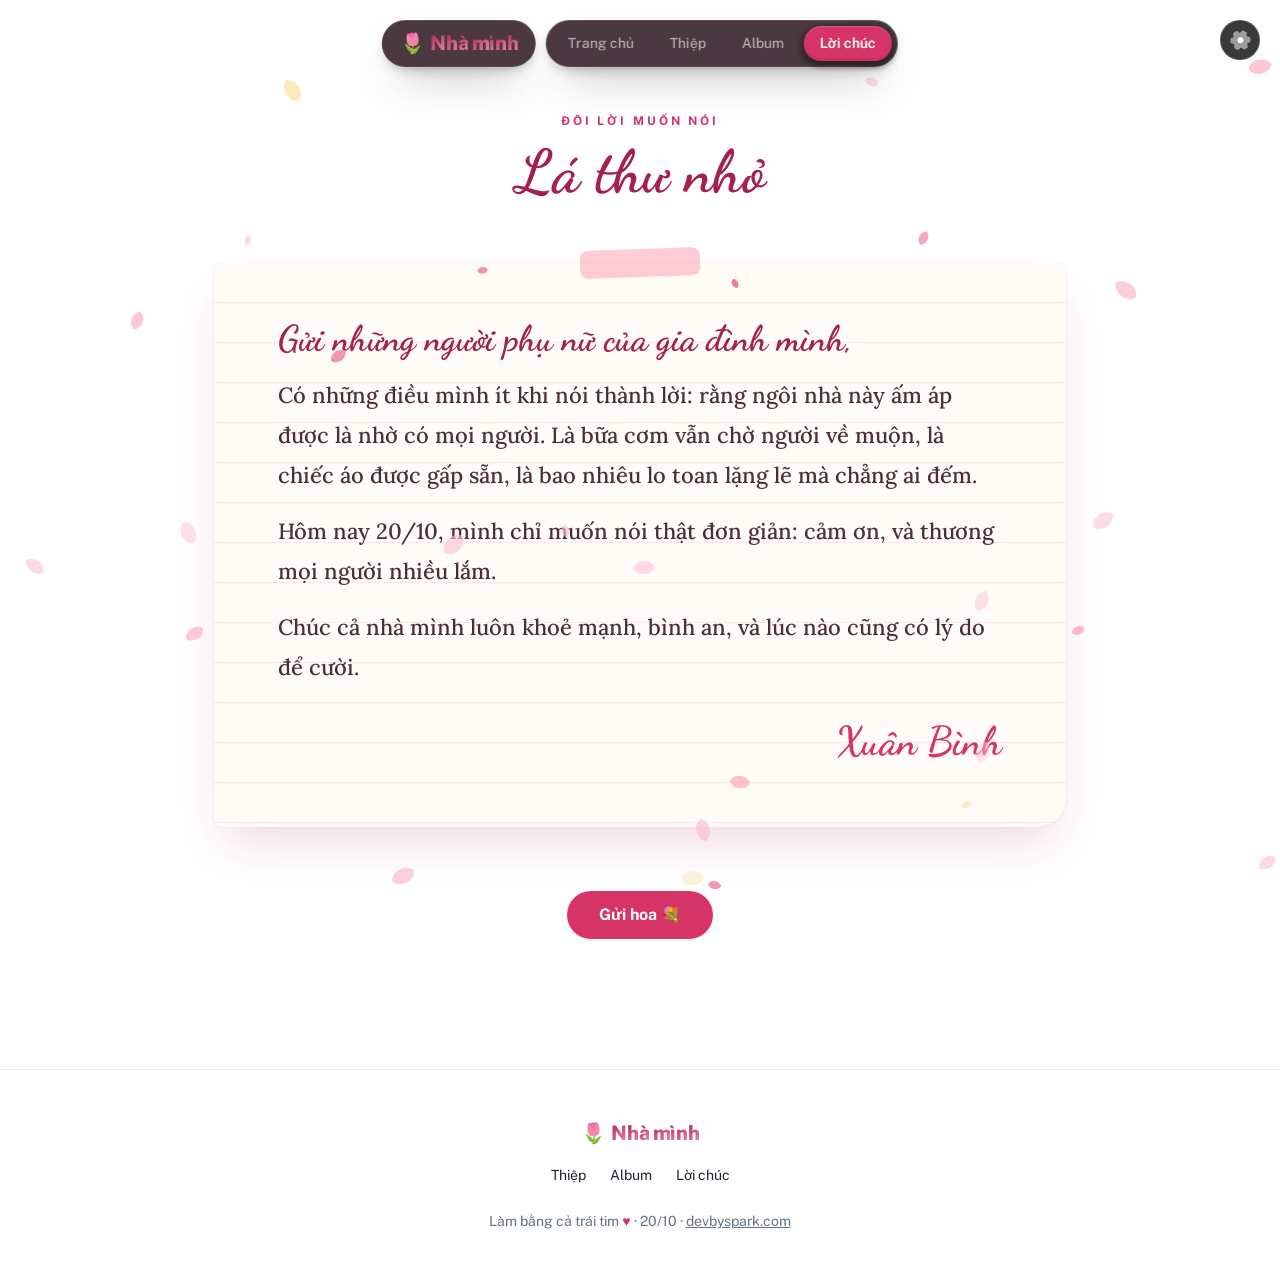
<file: loi-chuc/index.html>
<!DOCTYPE html><html lang="vi" dir="ltr"><head><meta charSet="utf-8"/><link rel="preconnect" href="/" crossorigin=""/><meta name="viewport" content="width=device-width, initial-scale=1"/><link rel="stylesheet" href="/_next/static/chunks/1fokbakcivw5s.css" data-precedence="next"/><link rel="stylesheet" href="/_next/static/chunks/15a87598x8lxl.css" data-precedence="next"/><link rel="stylesheet" href="/_next/static/chunks/1pe0rxt_jd2ne.css" data-precedence="next"/><link rel="preload" as="script" fetchPriority="low" href="/_next/static/chunks/3mc6dra1m0098.js"/><script src="/_next/static/chunks/00murl_11ua63.js" async=""></script><script src="/_next/static/chunks/1aijdav4dknbm.js" async=""></script><script src="/_next/static/chunks/1ledh2nc7-lcv.js" async=""></script><script src="/_next/static/chunks/turbopack-3e8g4905ehrmp.js" async=""></script><script src="/_next/static/chunks/0ezoeifx_kyq-.js" async=""></script><script src="/_next/static/chunks/0-u834wf1ras9.js" async=""></script><script src="/_next/static/chunks/3u1kwktm9dxa5.js" async=""></script><script src="/_next/static/chunks/0c5tq5n47noph.js" async=""></script><script src="/_next/static/chunks/0r34ipmquz5dc.js" async=""></script><script src="/_next/static/chunks/063f7o7c9pb4r.js" async=""></script><script src="/_next/static/chunks/1nhbs0giyd0g5.js" async=""></script><script src="/_next/static/chunks/0wqsx49fv4oo2.js" async=""></script><script src="/_next/static/chunks/1nj823rl6we4w.js" async=""></script><script src="/_next/static/chunks/2fx_cu5c6mvgk.js" async=""></script><script src="/_next/static/chunks/3vmnsifyrpzxr.js" async=""></script><script src="/_next/static/chunks/3v5i05b930to5.js" async=""></script><script src="/_next/static/chunks/1-o912xxpjquk.js" async=""></script><script src="/_next/static/chunks/1057xjdoe-yfp.js" async=""></script><meta name="theme-color" content="#D63366"/><title>Lời chúc · Gia đình Xuân Bình</title><meta name="description" content="Gửi những người phụ nữ của gia đình mình — cảm ơn vì đã luôn là nắng ấm của ngôi nhà nhỏ."/><link rel="manifest" href="/manifest.webmanifest"/><meta property="og:title" content="Chúc mừng 20/10 🌷 Gửi những người phụ nữ của gia đình mình"/><meta property="og:description" content="Cảm ơn vì đã luôn là nắng ấm của ngôi nhà nhỏ. Mở thiệp nhé!"/><meta property="og:url" content="https://family.devbyspark.com/"/><meta property="og:locale" content="vi_VN"/><meta property="og:image" content="https://family.devbyspark.com/og.png"/><meta property="og:image:width" content="1200"/><meta property="og:image:height" content="630"/><meta property="og:type" content="website"/><meta name="twitter:card" content="summary_large_image"/><meta name="twitter:title" content="Chúc mừng 20/10 🌷 Gửi những người phụ nữ của gia đình mình"/><meta name="twitter:description" content="Cảm ơn vì đã luôn là nắng ấm của ngôi nhà nhỏ. Mở thiệp nhé!"/><meta name="twitter:image" content="https://family.devbyspark.com/og.png"/><meta name="twitter:image:width" content="1200"/><meta name="twitter:image:height" content="630"/><link rel="icon" href="/favicon.ico?favicon.2x4jdh7-6kxj1.ico" sizes="64x64" type="image/x-icon"/><link rel="icon" href="/icon.png?icon.0lujvbsg6a-1l.png" sizes="512x512" type="image/png"/><link rel="apple-touch-icon" href="/apple-icon.png?apple-icon.04yhaim695wx3.png" sizes="180x180" type="image/png"/><meta name="next-size-adjust" content=""/><script src="/_next/static/chunks/0cz1d0mv5g_q7.js" noModule=""></script><style data-emotion="css-global qniq00">html{-webkit-font-smoothing:antialiased;-moz-osx-font-smoothing:grayscale;box-sizing:border-box;-webkit-text-size-adjust:100%;}*,*::before,*::after{box-sizing:inherit;}strong,b{font-weight:700;}body{margin:0;color:var(--palette-text-primary);font-family:"Public Sans Variable",-apple-system,BlinkMacSystemFont,"Segoe UI",Roboto,"Helvetica Neue",Arial,sans-serif,"Apple Color Emoji","Segoe UI Emoji","Segoe UI Symbol";font-weight:400;font-size:1rem;line-height:1.5;background-color:var(--palette-background-default);}@media print{body{background-color:var(--palette-common-white);}}body::backdrop{background-color:var(--palette-background-default);}html{font-size:16px;}</style><style data-emotion="css-global u9e05w">body{--layout-nav-zIndex:1201;--layout-nav-mobile-width:288px;--layout-header-blur:8px;--layout-header-zIndex:1101;--layout-header-mobile-height:64px;--layout-header-desktop-height:72px;}</style><style data-emotion="css-global 1qdidnb">:root{--spacing:8px;--shape-borderRadius:8px;--shadows-0:none;--shadows-1:0px 2px 1px -1px rgba(0,0,0,0.2),0px 1px 1px 0px rgba(0,0,0,0.14),0px 1px 3px 0px rgba(0,0,0,0.12);--shadows-2:0px 3px 1px -2px rgba(0,0,0,0.2),0px 2px 2px 0px rgba(0,0,0,0.14),0px 1px 5px 0px rgba(0,0,0,0.12);--shadows-3:0px 3px 3px -2px rgba(0,0,0,0.2),0px 3px 4px 0px rgba(0,0,0,0.14),0px 1px 8px 0px rgba(0,0,0,0.12);--shadows-4:0px 2px 4px -1px rgba(0,0,0,0.2),0px 4px 5px 0px rgba(0,0,0,0.14),0px 1px 10px 0px rgba(0,0,0,0.12);--shadows-5:0px 3px 5px -1px rgba(0,0,0,0.2),0px 5px 8px 0px rgba(0,0,0,0.14),0px 1px 14px 0px rgba(0,0,0,0.12);--shadows-6:0px 3px 5px -1px rgba(0,0,0,0.2),0px 6px 10px 0px rgba(0,0,0,0.14),0px 1px 18px 0px rgba(0,0,0,0.12);--shadows-7:0px 4px 5px -2px rgba(0,0,0,0.2),0px 7px 10px 1px rgba(0,0,0,0.14),0px 2px 16px 1px rgba(0,0,0,0.12);--shadows-8:0px 5px 5px -3px rgba(0,0,0,0.2),0px 8px 10px 1px rgba(0,0,0,0.14),0px 3px 14px 2px rgba(0,0,0,0.12);--shadows-9:0px 5px 6px -3px rgba(0,0,0,0.2),0px 9px 12px 1px rgba(0,0,0,0.14),0px 3px 16px 2px rgba(0,0,0,0.12);--shadows-10:0px 6px 6px -3px rgba(0,0,0,0.2),0px 10px 14px 1px rgba(0,0,0,0.14),0px 4px 18px 3px rgba(0,0,0,0.12);--shadows-11:0px 6px 7px -4px rgba(0,0,0,0.2),0px 11px 15px 1px rgba(0,0,0,0.14),0px 4px 20px 3px rgba(0,0,0,0.12);--shadows-12:0px 7px 8px -4px rgba(0,0,0,0.2),0px 12px 17px 2px rgba(0,0,0,0.14),0px 5px 22px 4px rgba(0,0,0,0.12);--shadows-13:0px 7px 8px -4px rgba(0,0,0,0.2),0px 13px 19px 2px rgba(0,0,0,0.14),0px 5px 24px 4px rgba(0,0,0,0.12);--shadows-14:0px 7px 9px -4px rgba(0,0,0,0.2),0px 14px 21px 2px rgba(0,0,0,0.14),0px 5px 26px 4px rgba(0,0,0,0.12);--shadows-15:0px 8px 9px -5px rgba(0,0,0,0.2),0px 15px 22px 2px rgba(0,0,0,0.14),0px 6px 28px 5px rgba(0,0,0,0.12);--shadows-16:0px 8px 10px -5px rgba(0,0,0,0.2),0px 16px 24px 2px rgba(0,0,0,0.14),0px 6px 30px 5px rgba(0,0,0,0.12);--shadows-17:0px 8px 11px -5px rgba(0,0,0,0.2),0px 17px 26px 2px rgba(0,0,0,0.14),0px 6px 32px 5px rgba(0,0,0,0.12);--shadows-18:0px 9px 11px -5px rgba(0,0,0,0.2),0px 18px 28px 2px rgba(0,0,0,0.14),0px 7px 34px 6px rgba(0,0,0,0.12);--shadows-19:0px 9px 12px -6px rgba(0,0,0,0.2),0px 19px 29px 2px rgba(0,0,0,0.14),0px 7px 36px 6px rgba(0,0,0,0.12);--shadows-20:0px 10px 13px -6px rgba(0,0,0,0.2),0px 20px 31px 3px rgba(0,0,0,0.14),0px 8px 38px 7px rgba(0,0,0,0.12);--shadows-21:0px 10px 13px -6px rgba(0,0,0,0.2),0px 21px 33px 3px rgba(0,0,0,0.14),0px 8px 40px 7px rgba(0,0,0,0.12);--shadows-22:0px 10px 14px -6px rgba(0,0,0,0.2),0px 22px 35px 3px rgba(0,0,0,0.14),0px 8px 42px 7px rgba(0,0,0,0.12);--shadows-23:0px 11px 14px -7px rgba(0,0,0,0.2),0px 23px 36px 3px rgba(0,0,0,0.14),0px 9px 44px 8px rgba(0,0,0,0.12);--shadows-24:0px 11px 15px -7px rgba(0,0,0,0.2),0px 24px 38px 3px rgba(0,0,0,0.14),0px 9px 46px 8px rgba(0,0,0,0.12);--zIndex-mobileStepper:1000;--zIndex-fab:1050;--zIndex-speedDial:1050;--zIndex-appBar:1100;--zIndex-drawer:1200;--zIndex-modal:1300;--zIndex-snackbar:1400;--zIndex-tooltip:1500;--font-h1:800 2.5rem/1.25 "Barlow",-apple-system,BlinkMacSystemFont,"Segoe UI",Roboto,"Helvetica Neue",Arial,sans-serif,"Apple Color Emoji","Segoe UI Emoji","Segoe UI Symbol";--font-h2:800 2rem/1.3333333333333333 "Barlow",-apple-system,BlinkMacSystemFont,"Segoe UI",Roboto,"Helvetica Neue",Arial,sans-serif,"Apple Color Emoji","Segoe UI Emoji","Segoe UI Symbol";--font-h3:700 1.5rem/1.5 "Barlow",-apple-system,BlinkMacSystemFont,"Segoe UI",Roboto,"Helvetica Neue",Arial,sans-serif,"Apple Color Emoji","Segoe UI Emoji","Segoe UI Symbol";--font-h4:700 1.25rem/1.5 "Public Sans Variable",-apple-system,BlinkMacSystemFont,"Segoe UI",Roboto,"Helvetica Neue",Arial,sans-serif,"Apple Color Emoji","Segoe UI Emoji","Segoe UI Symbol";--font-h5:700 1.125rem/1.5 "Public Sans Variable",-apple-system,BlinkMacSystemFont,"Segoe UI",Roboto,"Helvetica Neue",Arial,sans-serif,"Apple Color Emoji","Segoe UI Emoji","Segoe UI Symbol";--font-h6:600 1.0625rem/1.5555555555555556 "Public Sans Variable",-apple-system,BlinkMacSystemFont,"Segoe UI",Roboto,"Helvetica Neue",Arial,sans-serif,"Apple Color Emoji","Segoe UI Emoji","Segoe UI Symbol";--font-subtitle1:600 1rem/1.5 "Public Sans Variable",-apple-system,BlinkMacSystemFont,"Segoe UI",Roboto,"Helvetica Neue",Arial,sans-serif,"Apple Color Emoji","Segoe UI Emoji","Segoe UI Symbol";--font-subtitle2:600 0.875rem/1.5714285714285714 "Public Sans Variable",-apple-system,BlinkMacSystemFont,"Segoe UI",Roboto,"Helvetica Neue",Arial,sans-serif,"Apple Color Emoji","Segoe UI Emoji","Segoe UI Symbol";--font-body1:400 1rem/1.5 "Public Sans Variable",-apple-system,BlinkMacSystemFont,"Segoe UI",Roboto,"Helvetica Neue",Arial,sans-serif,"Apple Color Emoji","Segoe UI Emoji","Segoe UI Symbol";--font-body2:400 0.875rem/1.5714285714285714 "Public Sans Variable",-apple-system,BlinkMacSystemFont,"Segoe UI",Roboto,"Helvetica Neue",Arial,sans-serif,"Apple Color Emoji","Segoe UI Emoji","Segoe UI Symbol";--font-caption:400 0.75rem/1.5 "Public Sans Variable",-apple-system,BlinkMacSystemFont,"Segoe UI",Roboto,"Helvetica Neue",Arial,sans-serif,"Apple Color Emoji","Segoe UI Emoji","Segoe UI Symbol";--font-overline:700 0.75rem/1.5 "Public Sans Variable",-apple-system,BlinkMacSystemFont,"Segoe UI",Roboto,"Helvetica Neue",Arial,sans-serif,"Apple Color Emoji","Segoe UI Emoji","Segoe UI Symbol";--font-button:700 0.875rem/1.7142857142857142 "Public Sans Variable",-apple-system,BlinkMacSystemFont,"Segoe UI",Roboto,"Helvetica Neue",Arial,sans-serif,"Apple Color Emoji","Segoe UI Emoji","Segoe UI Symbol";--font-inherit:inherit inherit/inherit inherit;}:root,[data-color-scheme="light"]{-webkit-print-color-scheme:light;color-scheme:light;--palette-primary-lighter:#FFE4EA;--palette-primary-light:#F48FB1;--palette-primary-main:#D63366;--palette-primary-dark:#A3204F;--palette-primary-darker:#5C1428;--palette-primary-contrastText:#FFFFFF;--palette-primary-lighterChannel:255 228 234;--palette-primary-lightChannel:244 143 177;--palette-primary-mainChannel:214 51 102;--palette-primary-darkChannel:163 32 79;--palette-primary-darkerChannel:92 20 40;--palette-primary-contrastTextChannel:255 255 255;--palette-secondary-lighter:#FFF1D6;--palette-secondary-light:#FFD08A;--palette-secondary-main:#E9A23B;--palette-secondary-dark:#B86E12;--palette-secondary-darker:#7A4100;--palette-secondary-contrastText:#FFFFFF;--palette-secondary-lighterChannel:255 241 214;--palette-secondary-lightChannel:255 208 138;--palette-secondary-mainChannel:233 162 59;--palette-secondary-darkChannel:184 110 18;--palette-secondary-darkerChannel:122 65 0;--palette-secondary-contrastTextChannel:255 255 255;--palette-info-lighter:#CAFDF5;--palette-info-light:#61F3F3;--palette-info-main:#00B8D9;--palette-info-dark:#006C9C;--palette-info-darker:#003768;--palette-info-contrastText:#FFFFFF;--palette-info-lighterChannel:202 253 245;--palette-info-lightChannel:97 243 243;--palette-info-mainChannel:0 184 217;--palette-info-darkChannel:0 108 156;--palette-info-darkerChannel:0 55 104;--palette-info-contrastTextChannel:255 255 255;--palette-success-lighter:#D3FCD2;--palette-success-light:#77ED8B;--palette-success-main:#22C55E;--palette-success-dark:#118D57;--palette-success-darker:#065E49;--palette-success-contrastText:#ffffff;--palette-success-lighterChannel:211 252 210;--palette-success-lightChannel:119 237 139;--palette-success-mainChannel:34 197 94;--palette-success-darkChannel:17 141 87;--palette-success-darkerChannel:6 94 73;--palette-success-contrastTextChannel:255 255 255;--palette-warning-lighter:#FFF5CC;--palette-warning-light:#FFD666;--palette-warning-main:#FFAB00;--palette-warning-dark:#B76E00;--palette-warning-darker:#7A4100;--palette-warning-contrastText:#1C252E;--palette-warning-lighterChannel:255 245 204;--palette-warning-lightChannel:255 214 102;--palette-warning-mainChannel:255 171 0;--palette-warning-darkChannel:183 110 0;--palette-warning-darkerChannel:122 65 0;--palette-warning-contrastTextChannel:28 37 46;--palette-error-lighter:#FFE9D5;--palette-error-light:#FFAC82;--palette-error-main:#FF5630;--palette-error-dark:#B71D18;--palette-error-darker:#7A0916;--palette-error-contrastText:#FFFFFF;--palette-error-lighterChannel:255 233 213;--palette-error-lightChannel:255 172 130;--palette-error-mainChannel:255 86 48;--palette-error-darkChannel:183 29 24;--palette-error-darkerChannel:122 9 22;--palette-error-contrastTextChannel:255 255 255;--palette-common-black:#000000;--palette-common-white:#FFFFFF;--palette-common-blackChannel:0 0 0;--palette-common-whiteChannel:255 255 255;--palette-common-background:#fff;--palette-common-onBackground:#000;--palette-common-backgroundChannel:255 255 255;--palette-common-onBackgroundChannel:0 0 0;--palette-grey-50:#FCFDFD;--palette-grey-100:#F9FAFB;--palette-grey-200:#F4F6F8;--palette-grey-300:#DFE3E8;--palette-grey-400:#C4CDD5;--palette-grey-500:#919EAB;--palette-grey-600:#637381;--palette-grey-700:#454F5B;--palette-grey-800:#1C252E;--palette-grey-900:#141A21;--palette-grey-50Channel:252 253 253;--palette-grey-100Channel:249 250 251;--palette-grey-200Channel:244 246 248;--palette-grey-300Channel:223 227 232;--palette-grey-400Channel:196 205 213;--palette-grey-500Channel:145 158 171;--palette-grey-600Channel:99 115 129;--palette-grey-700Channel:69 79 91;--palette-grey-800Channel:28 37 46;--palette-grey-900Channel:20 26 33;--palette-grey-A100:#f5f5f5;--palette-grey-A200:#eeeeee;--palette-grey-A400:#bdbdbd;--palette-grey-A700:#616161;--palette-divider:rgba(145 158 171 / 20%);--palette-text-primary:#1C252E;--palette-text-secondary:#637381;--palette-text-disabled:#919EAB;--palette-text-primaryChannel:28 37 46;--palette-text-secondaryChannel:99 115 129;--palette-text-disabledChannel:145 158 171;--palette-background-paper:#FFFFFF;--palette-background-default:#FFFFFF;--palette-background-neutral:#F4F6F8;--palette-background-paperChannel:255 255 255;--palette-background-defaultChannel:255 255 255;--palette-background-neutralChannel:244 246 248;--palette-action-hover:rgba(145 158 171 / 8%);--palette-action-selected:rgba(145 158 171 / 16%);--palette-action-focus:rgba(145 158 171 / 24%);--palette-action-disabled:rgba(145 158 171 / 80%);--palette-action-disabledBackground:rgba(145 158 171 / 24%);--palette-action-hoverOpacity:0.08;--palette-action-disabledOpacity:0.48;--palette-action-active:#637381;--palette-action-selectedOpacity:0.08;--palette-action-focusOpacity:0.12;--palette-action-activatedOpacity:0.12;--palette-action-activeChannel:99 115 129;--palette-action-selectedChannel:145;--palette-Alert-errorColor:rgb(102, 68, 52);--palette-Alert-infoColor:rgb(38, 97, 97);--palette-Alert-successColor:rgb(47, 94, 55);--palette-Alert-warningColor:rgb(102, 85, 40);--palette-Alert-errorFilledBg:var(--palette-error-main, #FF5630);--palette-Alert-infoFilledBg:var(--palette-info-main, #00B8D9);--palette-Alert-successFilledBg:var(--palette-success-main, #22C55E);--palette-Alert-warningFilledBg:var(--palette-warning-main, #FFAB00);--palette-Alert-errorFilledColor:#fff;--palette-Alert-infoFilledColor:rgba(0, 0, 0, 0.87);--palette-Alert-successFilledColor:rgba(0, 0, 0, 0.87);--palette-Alert-warningFilledColor:rgba(0, 0, 0, 0.87);--palette-Alert-errorStandardBg:rgb(255, 246, 242);--palette-Alert-infoStandardBg:rgb(239, 253, 253);--palette-Alert-successStandardBg:rgb(241, 253, 243);--palette-Alert-warningStandardBg:rgb(255, 250, 239);--palette-Alert-errorIconColor:var(--palette-error-main, #FF5630);--palette-Alert-infoIconColor:var(--palette-info-main, #00B8D9);--palette-Alert-successIconColor:var(--palette-success-main, #22C55E);--palette-Alert-warningIconColor:var(--palette-warning-main, #FFAB00);--palette-AppBar-defaultBg:var(--palette-grey-100, #F9FAFB);--palette-Avatar-defaultBg:var(--palette-grey-400, #C4CDD5);--palette-Button-inheritContainedBg:var(--palette-grey-300, #DFE3E8);--palette-Button-inheritContainedHoverBg:var(--palette-grey-A100, #f5f5f5);--palette-Chip-defaultBorder:var(--palette-grey-400, #C4CDD5);--palette-Chip-defaultAvatarColor:var(--palette-grey-700, #454F5B);--palette-Chip-defaultIconColor:var(--palette-grey-700, #454F5B);--palette-FilledInput-bg:rgba(0, 0, 0, 0.06);--palette-FilledInput-hoverBg:rgba(0, 0, 0, 0.09);--palette-FilledInput-disabledBg:rgba(0, 0, 0, 0.12);--palette-LinearProgress-primaryBg:rgb(239, 177, 196);--palette-LinearProgress-secondaryBg:rgb(246, 219, 180);--palette-LinearProgress-errorBg:rgb(255, 190, 176);--palette-LinearProgress-infoBg:rgb(158, 228, 240);--palette-LinearProgress-successBg:rgb(171, 232, 193);--palette-LinearProgress-warningBg:rgb(255, 223, 158);--palette-Skeleton-bg:rgba(var(--palette-text-primaryChannel, 28 37 46) / 0.11);--palette-Slider-primaryTrack:rgb(239, 177, 196);--palette-Slider-secondaryTrack:rgb(246, 219, 180);--palette-Slider-errorTrack:rgb(255, 190, 176);--palette-Slider-infoTrack:rgb(158, 228, 240);--palette-Slider-successTrack:rgb(171, 232, 193);--palette-Slider-warningTrack:rgb(255, 223, 158);--palette-SnackbarContent-bg:rgb(50, 50, 50);--palette-SnackbarContent-color:#fff;--palette-SpeedDialAction-fabHoverBg:rgb(216, 216, 216);--palette-StepConnector-border:var(--palette-grey-400, #C4CDD5);--palette-StepContent-border:var(--palette-grey-400, #C4CDD5);--palette-Switch-defaultColor:var(--palette-common-white, #FFFFFF);--palette-Switch-defaultDisabledColor:var(--palette-grey-100, #F9FAFB);--palette-Switch-primaryDisabledColor:rgb(239, 177, 196);--palette-Switch-secondaryDisabledColor:rgb(246, 219, 180);--palette-Switch-errorDisabledColor:rgb(255, 190, 176);--palette-Switch-infoDisabledColor:rgb(158, 228, 240);--palette-Switch-successDisabledColor:rgb(171, 232, 193);--palette-Switch-warningDisabledColor:rgb(255, 223, 158);--palette-TableCell-border:rgba(241, NaN, NaN, 1);--palette-Tooltip-bg:rgba(69, 79, 91, 0.92);--palette-dividerChannel:145;--shadows-0:none;--shadows-1:0px 2px 1px -1px rgba(145 158 171 / 20%),0px 1px 1px 0px rgba(145 158 171 / 14%),0px 1px 3px 0px rgba(145 158 171 / 12%);--shadows-2:0px 3px 1px -2px rgba(145 158 171 / 20%),0px 2px 2px 0px rgba(145 158 171 / 14%),0px 1px 5px 0px rgba(145 158 171 / 12%);--shadows-3:0px 3px 3px -2px rgba(145 158 171 / 20%),0px 3px 4px 0px rgba(145 158 171 / 14%),0px 1px 8px 0px rgba(145 158 171 / 12%);--shadows-4:0px 2px 4px -1px rgba(145 158 171 / 20%),0px 4px 5px 0px rgba(145 158 171 / 14%),0px 1px 10px 0px rgba(145 158 171 / 12%);--shadows-5:0px 3px 5px -1px rgba(145 158 171 / 20%),0px 5px 8px 0px rgba(145 158 171 / 14%),0px 1px 14px 0px rgba(145 158 171 / 12%);--shadows-6:0px 3px 5px -1px rgba(145 158 171 / 20%),0px 6px 10px 0px rgba(145 158 171 / 14%),0px 1px 18px 0px rgba(145 158 171 / 12%);--shadows-7:0px 4px 5px -2px rgba(145 158 171 / 20%),0px 7px 10px 1px rgba(145 158 171 / 14%),0px 2px 16px 1px rgba(145 158 171 / 12%);--shadows-8:0px 5px 5px -3px rgba(145 158 171 / 20%),0px 8px 10px 1px rgba(145 158 171 / 14%),0px 3px 14px 2px rgba(145 158 171 / 12%);--shadows-9:0px 5px 6px -3px rgba(145 158 171 / 20%),0px 9px 12px 1px rgba(145 158 171 / 14%),0px 3px 16px 2px rgba(145 158 171 / 12%);--shadows-10:0px 6px 6px -3px rgba(145 158 171 / 20%),0px 10px 14px 1px rgba(145 158 171 / 14%),0px 4px 18px 3px rgba(145 158 171 / 12%);--shadows-11:0px 6px 7px -4px rgba(145 158 171 / 20%),0px 11px 15px 1px rgba(145 158 171 / 14%),0px 4px 20px 3px rgba(145 158 171 / 12%);--shadows-12:0px 7px 8px -4px rgba(145 158 171 / 20%),0px 12px 17px 2px rgba(145 158 171 / 14%),0px 5px 22px 4px rgba(145 158 171 / 12%);--shadows-13:0px 7px 8px -4px rgba(145 158 171 / 20%),0px 13px 19px 2px rgba(145 158 171 / 14%),0px 5px 24px 4px rgba(145 158 171 / 12%);--shadows-14:0px 7px 9px -4px rgba(145 158 171 / 20%),0px 14px 21px 2px rgba(145 158 171 / 14%),0px 5px 26px 4px rgba(145 158 171 / 12%);--shadows-15:0px 8px 9px -5px rgba(145 158 171 / 20%),0px 15px 22px 2px rgba(145 158 171 / 14%),0px 6px 28px 5px rgba(145 158 171 / 12%);--shadows-16:0px 8px 10px -5px rgba(145 158 171 / 20%),0px 16px 24px 2px rgba(145 158 171 / 14%),0px 6px 30px 5px rgba(145 158 171 / 12%);--shadows-17:0px 8px 11px -5px rgba(145 158 171 / 20%),0px 17px 26px 2px rgba(145 158 171 / 14%),0px 6px 32px 5px rgba(145 158 171 / 12%);--shadows-18:0px 9px 11px -5px rgba(145 158 171 / 20%),0px 18px 28px 2px rgba(145 158 171 / 14%),0px 7px 34px 6px rgba(145 158 171 / 12%);--shadows-19:0px 9px 12px -6px rgba(145 158 171 / 20%),0px 19px 29px 2px rgba(145 158 171 / 14%),0px 7px 36px 6px rgba(145 158 171 / 12%);--shadows-20:0px 10px 13px -6px rgba(145 158 171 / 20%),0px 20px 31px 3px rgba(145 158 171 / 14%),0px 8px 38px 7px rgba(145 158 171 / 12%);--shadows-21:0px 10px 13px -6px rgba(145 158 171 / 20%),0px 21px 33px 3px rgba(145 158 171 / 14%),0px 8px 40px 7px rgba(145 158 171 / 12%);--shadows-22:0px 10px 14px -6px rgba(145 158 171 / 20%),0px 22px 35px 3px rgba(145 158 171 / 14%),0px 8px 42px 7px rgba(145 158 171 / 12%);--shadows-23:0px 11px 14px -7px rgba(145 158 171 / 20%),0px 23px 36px 3px rgba(145 158 171 / 14%),0px 9px 44px 8px rgba(145 158 171 / 12%);--shadows-24:0px 11px 15px -7px rgba(145 158 171 / 20%),0px 24px 38px 3px rgba(145 158 171 / 14%),0px 9px 46px 8px rgba(145 158 171 / 12%);--customShadows-z1:0 1px 2px 0 rgba(145 158 171 / 16%);--customShadows-z4:0 4px 8px 0 rgba(145 158 171 / 16%);--customShadows-z8:0 8px 16px 0 rgba(145 158 171 / 16%);--customShadows-z12:0 12px 24px -4px rgba(145 158 171 / 16%);--customShadows-z16:0 16px 32px -4px rgba(145 158 171 / 16%);--customShadows-z20:0 20px 40px -4px rgba(145 158 171 / 16%);--customShadows-z24:0 24px 48px 0 rgba(145 158 171 / 16%);--customShadows-dialog:-40px 40px 80px -8px rgba(0 0 0 / 24%);--customShadows-card:0 0 2px 0 rgba(145 158 171 / 20%),0 12px 24px -4px rgba(145 158 171 / 12%);--customShadows-dropdown:0 0 2px 0 rgba(145 158 171 / 24%),-20px 20px 40px -4px rgba(145 158 171 / 24%);--customShadows-primary:0 8px 16px 0 rgba(214 51 102 / 24%);--customShadows-secondary:0 8px 16px 0 rgba(233 162 59 / 24%);--customShadows-info:0 8px 16px 0 rgba(0 184 217 / 24%);--customShadows-success:0 8px 16px 0 rgba(34 197 94 / 24%);--customShadows-warning:0 8px 16px 0 rgba(255 171 0 / 24%);--customShadows-error:0 8px 16px 0 rgba(255 86 48 / 24%);--opacity-inputPlaceholder:0.42;--opacity-inputUnderline:0.42;--opacity-switchTrackDisabled:0.12;--opacity-switchTrack:0.38;}[data-color-scheme="dark"]{-webkit-print-color-scheme:dark;color-scheme:dark;--palette-common-black:#000000;--palette-common-white:#FFFFFF;--palette-common-blackChannel:0 0 0;--palette-common-whiteChannel:255 255 255;--palette-common-background:#000;--palette-common-onBackground:#fff;--palette-common-backgroundChannel:0 0 0;--palette-common-onBackgroundChannel:255 255 255;--palette-primary-lighter:#FFE4EA;--palette-primary-light:#F48FB1;--palette-primary-main:#D63366;--palette-primary-dark:#A3204F;--palette-primary-darker:#5C1428;--palette-primary-contrastText:#FFFFFF;--palette-primary-lighterChannel:255 228 234;--palette-primary-lightChannel:244 143 177;--palette-primary-mainChannel:214 51 102;--palette-primary-darkChannel:163 32 79;--palette-primary-darkerChannel:92 20 40;--palette-primary-contrastTextChannel:255 255 255;--palette-secondary-lighter:#FFF1D6;--palette-secondary-light:#FFD08A;--palette-secondary-main:#E9A23B;--palette-secondary-dark:#B86E12;--palette-secondary-darker:#7A4100;--palette-secondary-contrastText:#FFFFFF;--palette-secondary-lighterChannel:255 241 214;--palette-secondary-lightChannel:255 208 138;--palette-secondary-mainChannel:233 162 59;--palette-secondary-darkChannel:184 110 18;--palette-secondary-darkerChannel:122 65 0;--palette-secondary-contrastTextChannel:255 255 255;--palette-error-lighter:#FFE9D5;--palette-error-light:#FFAC82;--palette-error-main:#FF5630;--palette-error-dark:#B71D18;--palette-error-darker:#7A0916;--palette-error-contrastText:#FFFFFF;--palette-error-lighterChannel:255 233 213;--palette-error-lightChannel:255 172 130;--palette-error-mainChannel:255 86 48;--palette-error-darkChannel:183 29 24;--palette-error-darkerChannel:122 9 22;--palette-error-contrastTextChannel:255 255 255;--palette-warning-lighter:#FFF5CC;--palette-warning-light:#FFD666;--palette-warning-main:#FFAB00;--palette-warning-dark:#B76E00;--palette-warning-darker:#7A4100;--palette-warning-contrastText:#1C252E;--palette-warning-lighterChannel:255 245 204;--palette-warning-lightChannel:255 214 102;--palette-warning-mainChannel:255 171 0;--palette-warning-darkChannel:183 110 0;--palette-warning-darkerChannel:122 65 0;--palette-warning-contrastTextChannel:28 37 46;--palette-info-lighter:#CAFDF5;--palette-info-light:#61F3F3;--palette-info-main:#00B8D9;--palette-info-dark:#006C9C;--palette-info-darker:#003768;--palette-info-contrastText:#FFFFFF;--palette-info-lighterChannel:202 253 245;--palette-info-lightChannel:97 243 243;--palette-info-mainChannel:0 184 217;--palette-info-darkChannel:0 108 156;--palette-info-darkerChannel:0 55 104;--palette-info-contrastTextChannel:255 255 255;--palette-success-lighter:#D3FCD2;--palette-success-light:#77ED8B;--palette-success-main:#22C55E;--palette-success-dark:#118D57;--palette-success-darker:#065E49;--palette-success-contrastText:#ffffff;--palette-success-lighterChannel:211 252 210;--palette-success-lightChannel:119 237 139;--palette-success-mainChannel:34 197 94;--palette-success-darkChannel:17 141 87;--palette-success-darkerChannel:6 94 73;--palette-success-contrastTextChannel:255 255 255;--palette-grey-50:#FCFDFD;--palette-grey-100:#F9FAFB;--palette-grey-200:#F4F6F8;--palette-grey-300:#DFE3E8;--palette-grey-400:#C4CDD5;--palette-grey-500:#919EAB;--palette-grey-600:#637381;--palette-grey-700:#454F5B;--palette-grey-800:#1C252E;--palette-grey-900:#141A21;--palette-grey-A100:#f5f5f5;--palette-grey-A200:#eeeeee;--palette-grey-A400:#bdbdbd;--palette-grey-A700:#616161;--palette-grey-50Channel:252 253 253;--palette-grey-100Channel:249 250 251;--palette-grey-200Channel:244 246 248;--palette-grey-300Channel:223 227 232;--palette-grey-400Channel:196 205 213;--palette-grey-500Channel:145 158 171;--palette-grey-600Channel:99 115 129;--palette-grey-700Channel:69 79 91;--palette-grey-800Channel:28 37 46;--palette-grey-900Channel:20 26 33;--palette-text-primary:#FFFFFF;--palette-text-secondary:#919EAB;--palette-text-disabled:#637381;--palette-text-icon:rgba(255, 255, 255, 0.5);--palette-text-primaryChannel:255 255 255;--palette-text-secondaryChannel:145 158 171;--palette-text-disabledChannel:99 115 129;--palette-divider:rgba(145 158 171 / 20%);--palette-background-paper:#1C252E;--palette-background-default:#141A21;--palette-background-neutral:#28323D;--palette-background-paperChannel:28 37 46;--palette-background-defaultChannel:20 26 33;--palette-background-neutralChannel:40 50 61;--palette-action-active:#919EAB;--palette-action-hover:rgba(145 158 171 / 8%);--palette-action-hoverOpacity:0.08;--palette-action-selected:rgba(145 158 171 / 16%);--palette-action-selectedOpacity:0.16;--palette-action-disabled:rgba(145 158 171 / 80%);--palette-action-disabledBackground:rgba(145 158 171 / 24%);--palette-action-disabledOpacity:0.48;--palette-action-focus:rgba(145 158 171 / 24%);--palette-action-focusOpacity:0.12;--palette-action-activatedOpacity:0.24;--palette-action-activeChannel:145 158 171;--palette-action-selectedChannel:145;--palette-Alert-errorColor:rgb(255, 221, 205);--palette-Alert-infoColor:rgb(191, 250, 250);--palette-Alert-successColor:rgb(200, 247, 208);--palette-Alert-warningColor:rgb(255, 238, 193);--palette-Alert-errorFilledBg:var(--palette-error-dark, #B71D18);--palette-Alert-infoFilledBg:var(--palette-info-dark, #006C9C);--palette-Alert-successFilledBg:var(--palette-success-dark, #118D57);--palette-Alert-warningFilledBg:var(--palette-warning-dark, #B76E00);--palette-Alert-errorFilledColor:#fff;--palette-Alert-infoFilledColor:#fff;--palette-Alert-successFilledColor:#fff;--palette-Alert-warningFilledColor:#fff;--palette-Alert-errorStandardBg:rgb(25, 17, 12);--palette-Alert-infoStandardBg:rgb(9, 24, 24);--palette-Alert-successStandardBg:rgb(11, 23, 13);--palette-Alert-warningStandardBg:rgb(25, 21, 10);--palette-Alert-errorIconColor:var(--palette-error-main, #FF5630);--palette-Alert-infoIconColor:var(--palette-info-main, #00B8D9);--palette-Alert-successIconColor:var(--palette-success-main, #22C55E);--palette-Alert-warningIconColor:var(--palette-warning-main, #FFAB00);--palette-AppBar-defaultBg:var(--palette-grey-900, #141A21);--palette-AppBar-darkBg:var(--palette-background-paper, #1C252E);--palette-AppBar-darkColor:var(--palette-text-primary, #FFFFFF);--palette-Avatar-defaultBg:var(--palette-grey-600, #637381);--palette-Button-inheritContainedBg:var(--palette-grey-800, #1C252E);--palette-Button-inheritContainedHoverBg:var(--palette-grey-700, #454F5B);--palette-Chip-defaultBorder:var(--palette-grey-700, #454F5B);--palette-Chip-defaultAvatarColor:var(--palette-grey-300, #DFE3E8);--palette-Chip-defaultIconColor:var(--palette-grey-300, #DFE3E8);--palette-FilledInput-bg:rgba(255, 255, 255, 0.09);--palette-FilledInput-hoverBg:rgba(255, 255, 255, 0.13);--palette-FilledInput-disabledBg:rgba(255, 255, 255, 0.12);--palette-LinearProgress-primaryBg:rgb(107, 25, 51);--palette-LinearProgress-secondaryBg:rgb(116, 81, 29);--palette-LinearProgress-errorBg:rgb(127, 43, 24);--palette-LinearProgress-infoBg:rgb(0, 92, 108);--palette-LinearProgress-successBg:rgb(17, 98, 47);--palette-LinearProgress-warningBg:rgb(127, 85, 0);--palette-Skeleton-bg:rgba(var(--palette-text-primaryChannel, 255 255 255) / 0.13);--palette-Slider-primaryTrack:rgb(107, 25, 51);--palette-Slider-secondaryTrack:rgb(116, 81, 29);--palette-Slider-errorTrack:rgb(127, 43, 24);--palette-Slider-infoTrack:rgb(0, 92, 108);--palette-Slider-successTrack:rgb(17, 98, 47);--palette-Slider-warningTrack:rgb(127, 85, 0);--palette-SnackbarContent-bg:rgb(250, 250, 250);--palette-SnackbarContent-color:rgba(0, 0, 0, 0.87);--palette-SpeedDialAction-fabHoverBg:rgb(62, 69, 77);--palette-StepConnector-border:var(--palette-grey-600, #637381);--palette-StepContent-border:var(--palette-grey-600, #637381);--palette-Switch-defaultColor:var(--palette-grey-300, #DFE3E8);--palette-Switch-defaultDisabledColor:var(--palette-grey-600, #637381);--palette-Switch-primaryDisabledColor:rgb(96, 22, 45);--palette-Switch-secondaryDisabledColor:rgb(104, 72, 26);--palette-Switch-errorDisabledColor:rgb(114, 38, 21);--palette-Switch-infoDisabledColor:rgb(0, 82, 97);--palette-Switch-successDisabledColor:rgb(15, 88, 42);--palette-Switch-warningDisabledColor:rgb(114, 76, 0);--palette-TableCell-border:rgba(46, NaN, NaN, 1);--palette-Tooltip-bg:rgba(69, 79, 91, 0.92);--palette-dividerChannel:145;--opacity-inputPlaceholder:0.5;--opacity-inputUnderline:0.7;--opacity-switchTrackDisabled:0.2;--opacity-switchTrack:0.3;--overlays-0:none;--overlays-1:linear-gradient(rgba(255 255 255 / 0.051), rgba(255 255 255 / 0.051));--overlays-2:linear-gradient(rgba(255 255 255 / 0.069), rgba(255 255 255 / 0.069));--overlays-3:linear-gradient(rgba(255 255 255 / 0.082), rgba(255 255 255 / 0.082));--overlays-4:linear-gradient(rgba(255 255 255 / 0.092), rgba(255 255 255 / 0.092));--overlays-5:linear-gradient(rgba(255 255 255 / 0.101), rgba(255 255 255 / 0.101));--overlays-6:linear-gradient(rgba(255 255 255 / 0.108), rgba(255 255 255 / 0.108));--overlays-7:linear-gradient(rgba(255 255 255 / 0.114), rgba(255 255 255 / 0.114));--overlays-8:linear-gradient(rgba(255 255 255 / 0.119), rgba(255 255 255 / 0.119));--overlays-9:linear-gradient(rgba(255 255 255 / 0.124), rgba(255 255 255 / 0.124));--overlays-10:linear-gradient(rgba(255 255 255 / 0.128), rgba(255 255 255 / 0.128));--overlays-11:linear-gradient(rgba(255 255 255 / 0.132), rgba(255 255 255 / 0.132));--overlays-12:linear-gradient(rgba(255 255 255 / 0.135), rgba(255 255 255 / 0.135));--overlays-13:linear-gradient(rgba(255 255 255 / 0.139), rgba(255 255 255 / 0.139));--overlays-14:linear-gradient(rgba(255 255 255 / 0.142), rgba(255 255 255 / 0.142));--overlays-15:linear-gradient(rgba(255 255 255 / 0.145), rgba(255 255 255 / 0.145));--overlays-16:linear-gradient(rgba(255 255 255 / 0.147), rgba(255 255 255 / 0.147));--overlays-17:linear-gradient(rgba(255 255 255 / 0.15), rgba(255 255 255 / 0.15));--overlays-18:linear-gradient(rgba(255 255 255 / 0.152), rgba(255 255 255 / 0.152));--overlays-19:linear-gradient(rgba(255 255 255 / 0.155), rgba(255 255 255 / 0.155));--overlays-20:linear-gradient(rgba(255 255 255 / 0.157), rgba(255 255 255 / 0.157));--overlays-21:linear-gradient(rgba(255 255 255 / 0.159), rgba(255 255 255 / 0.159));--overlays-22:linear-gradient(rgba(255 255 255 / 0.161), rgba(255 255 255 / 0.161));--overlays-23:linear-gradient(rgba(255 255 255 / 0.163), rgba(255 255 255 / 0.163));--overlays-24:linear-gradient(rgba(255 255 255 / 0.165), rgba(255 255 255 / 0.165));--shadows-0:none;--shadows-1:0px 2px 1px -1px rgba(0 0 0 / 20%),0px 1px 1px 0px rgba(0 0 0 / 14%),0px 1px 3px 0px rgba(0 0 0 / 12%);--shadows-2:0px 3px 1px -2px rgba(0 0 0 / 20%),0px 2px 2px 0px rgba(0 0 0 / 14%),0px 1px 5px 0px rgba(0 0 0 / 12%);--shadows-3:0px 3px 3px -2px rgba(0 0 0 / 20%),0px 3px 4px 0px rgba(0 0 0 / 14%),0px 1px 8px 0px rgba(0 0 0 / 12%);--shadows-4:0px 2px 4px -1px rgba(0 0 0 / 20%),0px 4px 5px 0px rgba(0 0 0 / 14%),0px 1px 10px 0px rgba(0 0 0 / 12%);--shadows-5:0px 3px 5px -1px rgba(0 0 0 / 20%),0px 5px 8px 0px rgba(0 0 0 / 14%),0px 1px 14px 0px rgba(0 0 0 / 12%);--shadows-6:0px 3px 5px -1px rgba(0 0 0 / 20%),0px 6px 10px 0px rgba(0 0 0 / 14%),0px 1px 18px 0px rgba(0 0 0 / 12%);--shadows-7:0px 4px 5px -2px rgba(0 0 0 / 20%),0px 7px 10px 1px rgba(0 0 0 / 14%),0px 2px 16px 1px rgba(0 0 0 / 12%);--shadows-8:0px 5px 5px -3px rgba(0 0 0 / 20%),0px 8px 10px 1px rgba(0 0 0 / 14%),0px 3px 14px 2px rgba(0 0 0 / 12%);--shadows-9:0px 5px 6px -3px rgba(0 0 0 / 20%),0px 9px 12px 1px rgba(0 0 0 / 14%),0px 3px 16px 2px rgba(0 0 0 / 12%);--shadows-10:0px 6px 6px -3px rgba(0 0 0 / 20%),0px 10px 14px 1px rgba(0 0 0 / 14%),0px 4px 18px 3px rgba(0 0 0 / 12%);--shadows-11:0px 6px 7px -4px rgba(0 0 0 / 20%),0px 11px 15px 1px rgba(0 0 0 / 14%),0px 4px 20px 3px rgba(0 0 0 / 12%);--shadows-12:0px 7px 8px -4px rgba(0 0 0 / 20%),0px 12px 17px 2px rgba(0 0 0 / 14%),0px 5px 22px 4px rgba(0 0 0 / 12%);--shadows-13:0px 7px 8px -4px rgba(0 0 0 / 20%),0px 13px 19px 2px rgba(0 0 0 / 14%),0px 5px 24px 4px rgba(0 0 0 / 12%);--shadows-14:0px 7px 9px -4px rgba(0 0 0 / 20%),0px 14px 21px 2px rgba(0 0 0 / 14%),0px 5px 26px 4px rgba(0 0 0 / 12%);--shadows-15:0px 8px 9px -5px rgba(0 0 0 / 20%),0px 15px 22px 2px rgba(0 0 0 / 14%),0px 6px 28px 5px rgba(0 0 0 / 12%);--shadows-16:0px 8px 10px -5px rgba(0 0 0 / 20%),0px 16px 24px 2px rgba(0 0 0 / 14%),0px 6px 30px 5px rgba(0 0 0 / 12%);--shadows-17:0px 8px 11px -5px rgba(0 0 0 / 20%),0px 17px 26px 2px rgba(0 0 0 / 14%),0px 6px 32px 5px rgba(0 0 0 / 12%);--shadows-18:0px 9px 11px -5px rgba(0 0 0 / 20%),0px 18px 28px 2px rgba(0 0 0 / 14%),0px 7px 34px 6px rgba(0 0 0 / 12%);--shadows-19:0px 9px 12px -6px rgba(0 0 0 / 20%),0px 19px 29px 2px rgba(0 0 0 / 14%),0px 7px 36px 6px rgba(0 0 0 / 12%);--shadows-20:0px 10px 13px -6px rgba(0 0 0 / 20%),0px 20px 31px 3px rgba(0 0 0 / 14%),0px 8px 38px 7px rgba(0 0 0 / 12%);--shadows-21:0px 10px 13px -6px rgba(0 0 0 / 20%),0px 21px 33px 3px rgba(0 0 0 / 14%),0px 8px 40px 7px rgba(0 0 0 / 12%);--shadows-22:0px 10px 14px -6px rgba(0 0 0 / 20%),0px 22px 35px 3px rgba(0 0 0 / 14%),0px 8px 42px 7px rgba(0 0 0 / 12%);--shadows-23:0px 11px 14px -7px rgba(0 0 0 / 20%),0px 23px 36px 3px rgba(0 0 0 / 14%),0px 9px 44px 8px rgba(0 0 0 / 12%);--shadows-24:0px 11px 15px -7px rgba(0 0 0 / 20%),0px 24px 38px 3px rgba(0 0 0 / 14%),0px 9px 46px 8px rgba(0 0 0 / 12%);--customShadows-z1:0 1px 2px 0 rgba(0 0 0 / 16%);--customShadows-z4:0 4px 8px 0 rgba(0 0 0 / 16%);--customShadows-z8:0 8px 16px 0 rgba(0 0 0 / 16%);--customShadows-z12:0 12px 24px -4px rgba(0 0 0 / 16%);--customShadows-z16:0 16px 32px -4px rgba(0 0 0 / 16%);--customShadows-z20:0 20px 40px -4px rgba(0 0 0 / 16%);--customShadows-z24:0 24px 48px 0 rgba(0 0 0 / 16%);--customShadows-dialog:-40px 40px 80px -8px rgba(0 0 0 / 24%);--customShadows-card:0 0 2px 0 rgba(0 0 0 / 20%),0 12px 24px -4px rgba(0 0 0 / 12%);--customShadows-dropdown:0 0 2px 0 rgba(0 0 0 / 24%),-20px 20px 40px -4px rgba(0 0 0 / 24%);--customShadows-primary:0 8px 16px 0 rgba(214 51 102 / 24%);--customShadows-secondary:0 8px 16px 0 rgba(233 162 59 / 24%);--customShadows-info:0 8px 16px 0 rgba(0 184 217 / 24%);--customShadows-success:0 8px 16px 0 rgba(34 197 94 / 24%);--customShadows-warning:0 8px 16px 0 rgba(255 171 0 / 24%);--customShadows-error:0 8px 16px 0 rgba(255 86 48 / 24%);}</style><style data-emotion="css lcs3gc 0 9ecyen 16g5tq7 hltb5i xcj1iu 14nbxx6 1uvsvwr xt49xd 1mzjf29 chz7cr mz9m0q 5p47go igkodi x85jlf rgrkku 7cs04n 1e3lqck 1o4bjxm 5mazpv kqrgt1 1qvprvs xln5tn 3wvdnu 5cz62f 1uuw4iz">.css-lcs3gc{z-index:var(--zIndex-drawer);}.css-9ecyen{-webkit-text-decoration:none;text-decoration:none;display:-webkit-inline-box;display:-webkit-inline-flex;display:-ms-inline-flexbox;display:inline-flex;-webkit-align-items:center;-webkit-box-align:center;-ms-flex-align:center;align-items:center;}.css-16g5tq7{margin:0;font:inherit;line-height:inherit;letter-spacing:inherit;color:var(--palette-primary-main);-webkit-text-decoration:none;text-decoration:none;display:-webkit-inline-box;display:-webkit-inline-flex;display:-ms-inline-flexbox;display:inline-flex;-webkit-align-items:center;-webkit-box-align:center;-ms-flex-align:center;align-items:center;}.css-hltb5i{font-weight:800;letter-spacing:-0.02em;font-size:20px;white-space:nowrap;}.css-xcj1iu{margin-right:calc(0.75 * var(--spacing));}.css-14nbxx6{position:fixed;inset:0;pointer-events:none;z-index:1300;}@media (min-width:0px){.css-14nbxx6{display:block;}}@media (min-width:900px){.css-14nbxx6{display:none;}}.css-1uvsvwr{width:22px;height:22px;-webkit-flex-shrink:0;-ms-flex-negative:0;flex-shrink:0;display:-webkit-inline-box;display:-webkit-inline-flex;display:-ms-inline-flexbox;display:inline-flex;}.css-xt49xd{text-align:center;-webkit-flex:0 0 auto;-ms-flex:0 0 auto;flex:0 0 auto;font-size:1.5rem;padding:8px;border-radius:50%;color:var(--palette-action-active);-webkit-transition:background-color 150ms cubic-bezier(0.4, 0, 0.2, 1) 0ms;transition:background-color 150ms cubic-bezier(0.4, 0, 0.2, 1) 0ms;--IconButton-hoverBg:rgba(var(--palette-action-activeChannel) / var(--palette-action-hoverOpacity));padding:calc(0 * var(--spacing));width:40px;height:40px;position:fixed;z-index:1301;color:#fff;background-color:rgba(14, 14, 17, 0.82);border:1px solid rgba(255, 255, 255, 0.12);-webkit-backdrop-filter:blur(20px) saturate(180%);backdrop-filter:blur(20px) saturate(180%);}.css-xt49xd:hover{background-color:var(--IconButton-hoverBg);}@media (hover: none){.css-xt49xd:hover{background-color:transparent;}}.css-xt49xd.Mui-disabled{background-color:transparent;color:var(--palette-action-disabled);}.css-xt49xd.MuiIconButton-loading{color:transparent;}@media (min-width:0px){.css-xt49xd{top:14px;right:14px;}}@media (min-width:900px){.css-xt49xd{top:20px;right:20px;}}.css-xt49xd:hover{background-color:rgba(14, 14, 17, 0.95);}.css-1mzjf29{display:-webkit-inline-box;display:-webkit-inline-flex;display:-ms-inline-flexbox;display:inline-flex;-webkit-align-items:center;-webkit-box-align:center;-ms-flex-align:center;align-items:center;-webkit-box-pack:center;-ms-flex-pack:center;-webkit-justify-content:center;justify-content:center;position:relative;box-sizing:border-box;-webkit-tap-highlight-color:transparent;background-color:transparent;outline:0;border:0;margin:0;border-radius:0;padding:0;cursor:pointer;-webkit-user-select:none;-moz-user-select:none;-ms-user-select:none;user-select:none;vertical-align:middle;-moz-appearance:none;-webkit-appearance:none;-webkit-text-decoration:none;text-decoration:none;color:inherit;font-family:"Public Sans Variable",-apple-system,BlinkMacSystemFont,"Segoe UI",Roboto,"Helvetica Neue",Arial,sans-serif,"Apple Color Emoji","Segoe UI Emoji","Segoe UI Symbol";text-align:center;-webkit-flex:0 0 auto;-ms-flex:0 0 auto;flex:0 0 auto;font-size:1.5rem;padding:8px;border-radius:50%;color:var(--palette-action-active);-webkit-transition:background-color 150ms cubic-bezier(0.4, 0, 0.2, 1) 0ms;transition:background-color 150ms cubic-bezier(0.4, 0, 0.2, 1) 0ms;--IconButton-hoverBg:rgba(var(--palette-action-activeChannel) / var(--palette-action-hoverOpacity));padding:calc(0 * var(--spacing));width:40px;height:40px;position:fixed;z-index:1301;color:#fff;background-color:rgba(14, 14, 17, 0.82);border:1px solid rgba(255, 255, 255, 0.12);-webkit-backdrop-filter:blur(20px) saturate(180%);backdrop-filter:blur(20px) saturate(180%);}.css-1mzjf29::-moz-focus-inner{border-style:none;}.css-1mzjf29.Mui-disabled{pointer-events:none;cursor:default;}@media print{.css-1mzjf29{-webkit-print-color-adjust:exact;color-adjust:exact;}}.css-1mzjf29:hover{background-color:var(--IconButton-hoverBg);}@media (hover: none){.css-1mzjf29:hover{background-color:transparent;}}.css-1mzjf29.Mui-disabled{background-color:transparent;color:var(--palette-action-disabled);}.css-1mzjf29.MuiIconButton-loading{color:transparent;}@media (min-width:0px){.css-1mzjf29{top:14px;right:14px;}}@media (min-width:900px){.css-1mzjf29{top:20px;right:20px;}}.css-1mzjf29:hover{background-color:rgba(14, 14, 17, 0.95);}.css-chz7cr{position:relative;display:-webkit-inline-box;display:-webkit-inline-flex;display:-ms-inline-flexbox;display:inline-flex;vertical-align:middle;-webkit-flex-shrink:0;-ms-flex-negative:0;flex-shrink:0;}.css-mz9m0q{-webkit-user-select:none;-moz-user-select:none;-ms-user-select:none;user-select:none;width:1em;height:1em;display:inline-block;-webkit-flex-shrink:0;-ms-flex-negative:0;flex-shrink:0;-webkit-transition:fill 300ms cubic-bezier(0.4, 0, 0.2, 1) 0ms;transition:fill 300ms cubic-bezier(0.4, 0, 0.2, 1) 0ms;fill:currentColor;font-size:1.5rem;}.css-5p47go{display:-webkit-box;display:-webkit-flex;display:-ms-flexbox;display:flex;-webkit-flex-direction:row;-ms-flex-direction:row;flex-direction:row;-webkit-box-flex-wrap:wrap;-webkit-flex-wrap:wrap;-ms-flex-wrap:wrap;flex-wrap:wrap;-webkit-box-pack:center;-ms-flex-pack:center;-webkit-justify-content:center;justify-content:center;-webkit-align-content:center;-ms-flex-line-pack:center;align-content:center;-webkit-align-items:center;-webkit-box-align:center;-ms-flex-align:center;align-items:center;position:absolute;box-sizing:border-box;font-family:"Public Sans Variable",-apple-system,BlinkMacSystemFont,"Segoe UI",Roboto,"Helvetica Neue",Arial,sans-serif,"Apple Color Emoji","Segoe UI Emoji","Segoe UI Symbol";font-weight:500;font-size:0.75rem;min-width:20px;line-height:1;padding:0 6px;height:20px;border-radius:10px;z-index:1;-webkit-transition:-webkit-transform 225ms cubic-bezier(0.4, 0, 0.2, 1) 0ms;transition:transform 225ms cubic-bezier(0.4, 0, 0.2, 1) 0ms;background-color:var(--palette-error-main);color:var(--palette-error-contrastText);border-radius:4px;height:8px;min-width:8px;padding:0;top:0;right:0;-webkit-transform:scale(1) translate(50%, -50%);-moz-transform:scale(1) translate(50%, -50%);-ms-transform:scale(1) translate(50%, -50%);transform:scale(1) translate(50%, -50%);transform-origin:100% 0%;-webkit-transition:-webkit-transform 195ms cubic-bezier(0.4, 0, 0.2, 1) 0ms;transition:transform 195ms cubic-bezier(0.4, 0, 0.2, 1) 0ms;border-radius:50%;}.css-5p47go.MuiBadge-invisible{-webkit-transform:scale(0) translate(50%, -50%);-moz-transform:scale(0) translate(50%, -50%);-ms-transform:scale(0) translate(50%, -50%);transform:scale(0) translate(50%, -50%);}.css-igkodi{display:-webkit-box;display:-webkit-flex;display:-ms-flexbox;display:flex;-webkit-flex:1 1 auto;-ms-flex:1 1 auto;flex:1 1 auto;-webkit-flex-direction:column;-ms-flex-direction:column;flex-direction:column;}@media (min-width:0px){.css-igkodi{padding-top:96px;padding-bottom:96px;}}@media (min-width:900px){.css-igkodi{padding-top:112px;padding-bottom:calc(0 * var(--spacing));}}.css-x85jlf{min-height:70vh;display:grid;place-items:center;font-size:48px;}@-webkit-keyframes pulse{50%{-webkit-transform:scale(1.15);-moz-transform:scale(1.15);-ms-transform:scale(1.15);transform:scale(1.15);opacity:0.6;}}@keyframes pulse{50%{-webkit-transform:scale(1.15);-moz-transform:scale(1.15);-ms-transform:scale(1.15);transform:scale(1.15);opacity:0.6;}}.css-rgrkku{-webkit-animation:pulse 1.2s ease-in-out infinite;animation:pulse 1.2s ease-in-out infinite;}.css-7cs04n{position:relative;background-color:var(--palette-background-default);}.css-1e3lqck{margin:0;-webkit-flex-shrink:0;-ms-flex-negative:0;flex-shrink:0;border-width:0;border-style:solid;border-color:var(--palette-divider);border-bottom-width:thin;}.css-1o4bjxm{width:100%;margin-left:auto;box-sizing:border-box;margin-right:auto;padding-left:calc(2 * var(--spacing));padding-right:calc(2 * var(--spacing));padding-top:calc(6 * var(--spacing));text-align:center;}@media (min-width:600px){.css-1o4bjxm{padding-left:calc(3 * var(--spacing));padding-right:calc(3 * var(--spacing));}}@media (min-width:1200px){.css-1o4bjxm{max-width:1200px;}}@media (min-width:0px){.css-1o4bjxm{padding-bottom:104px;}}@media (min-width:900px){.css-1o4bjxm{padding-bottom:calc(6 * var(--spacing));}}.css-5mazpv{margin-top:calc(2 * var(--spacing));gap:calc(3 * var(--spacing));display:-webkit-box;display:-webkit-flex;display:-ms-flexbox;display:flex;-webkit-box-pack:center;-ms-flex-pack:center;-webkit-justify-content:center;justify-content:center;-webkit-box-flex-wrap:wrap;-webkit-flex-wrap:wrap;-ms-flex-wrap:wrap;flex-wrap:wrap;}.css-kqrgt1{-webkit-text-decoration:none;text-decoration:none;color:inherit;}.css-kqrgt1:hover{-webkit-text-decoration:underline;text-decoration:underline;}.css-1qvprvs{margin:0;font-family:"Public Sans Variable",-apple-system,BlinkMacSystemFont,"Segoe UI",Roboto,"Helvetica Neue",Arial,sans-serif,"Apple Color Emoji","Segoe UI Emoji","Segoe UI Symbol";font-weight:400;font-size:0.875rem;line-height:1.5714285714285714;color:inherit;-webkit-text-decoration:none;text-decoration:none;color:inherit;}.css-1qvprvs:hover{-webkit-text-decoration:underline;text-decoration:underline;}.css-xln5tn{margin:0;font-family:"Public Sans Variable",-apple-system,BlinkMacSystemFont,"Segoe UI",Roboto,"Helvetica Neue",Arial,sans-serif,"Apple Color Emoji","Segoe UI Emoji","Segoe UI Symbol";font-weight:400;font-size:0.875rem;line-height:1.5714285714285714;color:var(--palette-text-secondary);margin-top:calc(3 * var(--spacing));}.css-3wvdnu{color:var(--palette-primary-main);}.css-5cz62f{-webkit-text-decoration:underline;text-decoration:underline;color:inherit;}.css-5cz62f:hover{text-decoration-color:inherit;}.css-1uuw4iz{margin:0;font:inherit;line-height:inherit;letter-spacing:inherit;color:inherit;-webkit-text-decoration:underline;text-decoration:underline;color:inherit;}.css-1uuw4iz:hover{text-decoration-color:inherit;}</style></head><body><div hidden=""><!--$--><!--/$--></div><script>(function() {
try {
  let colorScheme = '';
  const mode = localStorage.getItem('theme-mode') || 'light';
  const dark = localStorage.getItem('mui-color-scheme-dark') || 'dark';
  const light = localStorage.getItem('mui-color-scheme-light') || 'light';
  if (mode === 'system') {
    // handle system mode
    const mql = window.matchMedia('(prefers-color-scheme: dark)');
    if (mql.matches) {
      colorScheme = dark
    } else {
      colorScheme = light
    }
  }
  if (mode === 'light') {
    colorScheme = light;
  }
  if (mode === 'dark') {
    colorScheme = dark;
  }
  if (colorScheme) {
    document.documentElement.setAttribute('data-color-scheme', colorScheme);
  }
} catch(e){}})();</script><!--$!--><template data-dgst="BAILOUT_TO_CLIENT_SIDE_RENDERING"></template><!--/$--><canvas aria-hidden="true" style="position:fixed;inset:0;width:100%;height:100%;pointer-events:none;z-index:1200"></canvas><div id="root__layout" class="minimal__layout__root css-0"><div class="glass-nav-desktop"><div class="glass-nav-logo"><a class="MuiTypography-root MuiTypography-inherit MuiLink-root MuiLink-underlineNone minimal__logo__root css-16g5tq7" aria-label="Logo" href="/"><span class="MuiBox-root css-hltb5i"><span class="MuiBox-root css-xcj1iu" aria-hidden="true">🌷</span><span class="" style="display:inline-block;white-space:pre-wrap"><span style="position:absolute;width:1px;height:1px;padding:0;margin:-1px;overflow:hidden;clip:rect(0,0,0,0);border:0;visibility:hidden">Nhà mình</span><span aria-hidden="true"><span class="logo-decrypt-char">N</span><span class="logo-decrypt-char">h</span><span class="logo-decrypt-char">à</span><span class="logo-decrypt-char"> </span><span class="logo-decrypt-char">m</span><span class="logo-decrypt-char">ì</span><span class="logo-decrypt-char">n</span><span class="logo-decrypt-char">h</span></span></span></span></a></div><nav aria-label="Primary" class="gooey-nav gooey-nav--md gooey-nav--framed" style="--gn-frame:var(--glass-nav-bg);--gn-frame-edge:rgba(255, 255, 255, 0.08);--gn-frame-highlight:rgba(255, 255, 255, 0.07);--gn-frame-shadow:0 22px 44px -20px rgba(0, 0, 0, 0.8), 0 6px 16px -8px rgba(0, 0, 0, 0.5);--gn-ink:#f4f4f5;--gn-muted:rgba(244, 244, 245, 0.62);--gn-pill:#D63366;--gn-active-ink:#ffffff;--dock-panel:var(--glass-nav-bg)"><span class="gooey-nav__rim"></span><div class="gooey-nav__stage"><canvas class="gooey-nav__canvas" aria-hidden="true"></canvas><span class="gooey-nav__fallback" aria-hidden="true"></span><ul class="gooey-nav__list"><li class="gooey-nav__item" data-gooey-index="0"><a class="gooey-nav__link" href="/"><span class="gooey-nav__label">Trang chủ</span></a></li><li class="gooey-nav__item" data-gooey-index="1"><a class="gooey-nav__link" href="/thiep/"><span class="gooey-nav__label">Thiệp</span></a></li><li class="gooey-nav__item" data-gooey-index="2"><a class="gooey-nav__link" href="/album/"><span class="gooey-nav__label">Album</span></a></li><li class="gooey-nav__item" data-gooey-index="3" data-active=""><a class="gooey-nav__link" aria-current="page" href="/loi-chuc/"><span class="gooey-nav__label">Lời chúc</span></a></li></ul><ul class="gooey-nav__list gooey-nav__list--active" aria-hidden="true"><li class="gooey-nav__item"><span class="gooey-nav__link"><span class="gooey-nav__label">Trang chủ</span></span></li><li class="gooey-nav__item"><span class="gooey-nav__link"><span class="gooey-nav__label">Thiệp</span></span></li><li class="gooey-nav__item"><span class="gooey-nav__link"><span class="gooey-nav__label">Album</span></span></li><li class="gooey-nav__item"><span class="gooey-nav__link"><span class="gooey-nav__label">Lời chúc</span></span></li></ul></div></nav></div><div class="glass-nav-dock MuiBox-root css-14nbxx6"><div class="dock dock--bottom" role="toolbar" aria-label="Dock" aria-orientation="horizontal" style="--dock-panel:var(--glass-nav-bg);--dock-panel-edge:rgba(255, 255, 255, 0.08);--dock-panel-highlight:rgba(255, 255, 255, 0.07);--dock-panel-shadow:0 22px 44px -20px rgba(0, 0, 0, 0.8), 0 6px 16px -8px rgba(0, 0, 0, 0.5);--dock-tile:linear-gradient(180deg, #3a3644 0%, #27242f 100%);--dock-tile-edge:rgba(255, 255, 255, 0.07);--dock-tile-highlight:rgba(255, 255, 255, 0.12);--dock-tile-shadow:0 4px 10px -4px rgba(0, 0, 0, 0.7);--dock-ink:#f4f4f5;--dock-label:#2a2731;--dock-label-ink:#f4f4f5;--dock-dot:rgba(255, 255, 255, 0.72);--dock-separator:rgba(255, 255, 255, 0.12);--dock-press:brightness(0.75);--dock-accent:#D63366;--dock-badge:#ff453a;--dock-base:44px;--dock-thickness:64px;--dock-gap:10px;--dock-pad:10px;--dock-reach:16px;--dock-round:0.5;--gn-frame:var(--glass-nav-bg)"><button type="button" class="dock-item" aria-label="Trang chủ"><span class="dock-tile"><span class="dock-face"><span class="minimal__iconify__root css-1uvsvwr"></span></span></span><span class="dock-label" aria-hidden="true">Trang chủ</span></button><button type="button" class="dock-item" aria-label="Thiệp"><span class="dock-tile"><span class="dock-face"><span class="minimal__iconify__root css-1uvsvwr"></span></span></span><span class="dock-label" aria-hidden="true">Thiệp</span></button><button type="button" class="dock-item" aria-label="Album"><span class="dock-tile"><span class="dock-face"><span class="minimal__iconify__root css-1uvsvwr"></span></span></span><span class="dock-label" aria-hidden="true">Album</span></button><button type="button" class="dock-item dock-item--current" aria-label="Lời chúc" aria-current="page"><span class="dock-tile"><span class="dock-face"><span class="minimal__iconify__root css-1uvsvwr"></span></span></span><span class="dock-dot" aria-hidden="true"></span><span class="dock-label" aria-hidden="true">Lời chúc</span></button></div></div><button class="MuiButtonBase-root MuiIconButton-root MuiIconButton-sizeMedium css-1mzjf29" tabindex="0" role="button" aria-label="Settings button"><span class="MuiBadge-root css-chz7cr"><svg class="MuiSvgIcon-root MuiSvgIcon-fontSizeMedium css-mz9m0q" focusable="false" aria-hidden="true" viewBox="0 0 24 24"><path fill="currentColor" fill-rule="evenodd" d="M14.279 2.152C13.909 2 13.439 2 12.5 2s-1.408 0-1.779.152a2.008 2.008 0 0 0-1.09 1.083c-.094.223-.13.484-.145.863a1.615 1.615 0 0 1-.796 1.353a1.64 1.64 0 0 1-1.579.008c-.338-.178-.583-.276-.825-.308a2.026 2.026 0 0 0-1.49.396c-.318.242-.553.646-1.022 1.453c-.47.807-.704 1.21-.757 1.605c-.07.526.074 1.058.4 1.479c.148.192.357.353.68.555c.477.297.783.803.783 1.361c0 .558-.306 1.064-.782 1.36c-.324.203-.533.364-.682.556a1.99 1.99 0 0 0-.399 1.479c.053.394.287.798.757 1.605c.47.807.704 1.21 1.022 1.453c.424.323.96.465 1.49.396c.242-.032.487-.13.825-.308a1.64 1.64 0 0 1 1.58.008c.486.28.774.795.795 1.353c.015.38.051.64.145.863c.204.49.596.88 1.09 1.083c.37.152.84.152 1.779.152s1.409 0 1.779-.152a2.008 2.008 0 0 0 1.09-1.083c.094-.223.13-.483.145-.863c.02-.558.309-1.074.796-1.353a1.64 1.64 0 0 1 1.579-.008c.338.178.583.276.825.308c.53.07 1.066-.073 1.49-.396c.318-.242.553-.646 1.022-1.453c.47-.807.704-1.21.757-1.605a1.99 1.99 0 0 0-.4-1.479c-.148-.192-.357-.353-.68-.555c-.477-.297-.783-.803-.783-1.361c0-.558.306-1.064.782-1.36c.324-.203.533-.364.682-.556a1.99 1.99 0 0 0 .399-1.479c-.053-.394-.287-.798-.757-1.605c-.47-.807-.704-1.21-1.022-1.453a2.026 2.026 0 0 0-1.49-.396c-.242.032-.487.13-.825.308a1.64 1.64 0 0 1-1.58-.008a1.615 1.615 0 0 1-.795-1.353c-.015-.38-.051-.64-.145-.863a2.007 2.007 0 0 0-1.09-1.083" clip-rule="evenodd" opacity="0.5"></path><path fill="currentColor" d="M15.523 12c0 1.657-1.354 3-3.023 3c-1.67 0-3.023-1.343-3.023-3S10.83 9 12.5 9c1.67 0 3.023 1.343 3.023 3"></path></svg><span class="MuiBadge-badge MuiBadge-dot MuiBadge-invisible MuiBadge-anchorOriginTopRight MuiBadge-anchorOriginTopRightRectangular MuiBadge-overlapRectangular MuiBadge-colorError css-5p47go"></span></span></button><div class="" style="position:relative;width:100%;height:auto;isolation:isolate;display:flex;flex-direction:column;flex:1 1 auto"><main class="minimal__layout__main css-igkodi"><div class="MuiBox-root css-x85jlf" aria-busy="true" aria-label="Đang mở thiệp"><span class="MuiBox-root css-rgrkku">🌷</span></div><!--$--><!--/$--></main><span aria-hidden="true" style="position:absolute;inset:0;z-index:1;overflow:visible;pointer-events:none"></span></div><footer class="css-7cs04n"><hr class="MuiDivider-root MuiDivider-fullWidth css-1e3lqck"/><div class="MuiContainer-root MuiContainer-maxWidthLg css-1o4bjxm"><a class="MuiTypography-root MuiTypography-inherit MuiLink-root MuiLink-underlineNone minimal__logo__root css-16g5tq7" aria-label="Logo" href="/"><span class="MuiBox-root css-hltb5i"><span class="MuiBox-root css-xcj1iu" aria-hidden="true">🌷</span><span class="" style="display:inline-block;white-space:pre-wrap"><span style="position:absolute;width:1px;height:1px;padding:0;margin:-1px;overflow:hidden;clip:rect(0,0,0,0);border:0;visibility:hidden">Nhà mình</span><span aria-hidden="true"><span class="logo-decrypt-char">N</span><span class="logo-decrypt-char">h</span><span class="logo-decrypt-char">à</span><span class="logo-decrypt-char"> </span><span class="logo-decrypt-char">m</span><span class="logo-decrypt-char">ì</span><span class="logo-decrypt-char">n</span><span class="logo-decrypt-char">h</span></span></span></span></a><div class="MuiBox-root css-5mazpv"><a class="MuiTypography-root MuiTypography-body2 MuiLink-root MuiLink-underlineHover css-1qvprvs" href="/thiep/">Thiệp</a><a class="MuiTypography-root MuiTypography-body2 MuiLink-root MuiLink-underlineHover css-1qvprvs" href="/album/">Album</a><a class="MuiTypography-root MuiTypography-body2 MuiLink-root MuiLink-underlineHover css-1qvprvs" href="/loi-chuc/">Lời chúc</a></div><p class="MuiTypography-root MuiTypography-body2 css-xln5tn">Làm bằng cả trái tim<!-- --> <span class="MuiBox-root css-3wvdnu">♥</span> <!-- -->· 20/10 ·<!-- --> <a class="MuiTypography-root MuiTypography-inherit MuiLink-root MuiLink-underlineAlways css-1uuw4iz" href="https://devbyspark.com">devbyspark.com</a></p></div></footer></div><audio preload="none"></audio><script src="/_next/static/chunks/3mc6dra1m0098.js" id="_R_" async=""></script><script>(self.__next_f=self.__next_f||[]).push([0])</script><script>self.__next_f.push([1,"1:\"$Sreact.fragment\"\n2:I[86760,[\"/_next/static/chunks/0ezoeifx_kyq-.js\",\"/_next/static/chunks/0-u834wf1ras9.js\",\"/_next/static/chunks/3u1kwktm9dxa5.js\",\"/_next/static/chunks/0c5tq5n47noph.js\",\"/_next/static/chunks/0r34ipmquz5dc.js\",\"/_next/static/chunks/063f7o7c9pb4r.js\",\"/_next/static/chunks/1nhbs0giyd0g5.js\",\"/_next/static/chunks/0wqsx49fv4oo2.js\"],\"SettingsProvider\"]\n3:I[45493,[\"/_next/static/chunks/0ezoeifx_kyq-.js\",\"/_next/static/chunks/0-u834wf1ras9.js\",\"/_next/static/chunks/3u1kwktm9dxa5.js\",\"/_next/static/chunks/0c5tq5n47noph.js\",\"/_next/static/chunks/0r34ipmquz5dc.js\",\"/_next/static/chunks/063f7o7c9pb4r.js\",\"/_next/static/chunks/1nhbs0giyd0g5.js\",\"/_next/static/chunks/0wqsx49fv4oo2.js\"],\"default\"]\n4:I[1654,[\"/_next/static/chunks/0ezoeifx_kyq-.js\",\"/_next/static/chunks/0-u834wf1ras9.js\",\"/_next/static/chunks/3u1kwktm9dxa5.js\",\"/_next/static/chunks/0c5tq5n47noph.js\",\"/_next/static/chunks/0r34ipmquz5dc.js\",\"/_next/static/chunks/063f7o7c9pb4r.js\",\"/_next/static/chunks/1nhbs0giyd0g5.js\",\"/_next/static/chunks/0wqsx49fv4oo2.js\"],\"ThemeProvider\"]\n5:I[93430,[\"/_next/static/chunks/0ezoeifx_kyq-.js\",\"/_next/static/chunks/0-u834wf1ras9.js\",\"/_next/static/chunks/3u1kwktm9dxa5.js\",\"/_next/static/chunks/0c5tq5n47noph.js\",\"/_next/static/chunks/0r34ipmquz5dc.js\",\"/_next/static/chunks/063f7o7c9pb4r.js\",\"/_next/static/chunks/1nhbs0giyd0g5.js\",\"/_next/static/chunks/0wqsx49fv4oo2.js\"],\"MotionLazy\"]\n6:I[16271,[\"/_next/static/chunks/0ezoeifx_kyq-.js\",\"/_next/static/chunks/0-u834wf1ras9.js\",\"/_next/static/chunks/3u1kwktm9dxa5.js\",\"/_next/static/chunks/0c5tq5n47noph.js\",\"/_next/static/chunks/0r34ipmquz5dc.js\",\"/_next/static/chunks/063f7o7c9pb4r.js\",\"/_next/static/chunks/1nhbs0giyd0g5.js\",\"/_next/static/chunks/0wqsx49fv4oo2.js\"],\"ProgressBar\"]\n7:I[37311,[\"/_next/static/chunks/0ezoeifx_kyq-.js\",\"/_next/static/chunks/0-u834wf1ras9.js\",\"/_next/static/chunks/3u1kwktm9dxa5.js\",\"/_next/static/chunks/0c5tq5n47noph.js\",\"/_next/static/chunks/0r34ipmquz5dc.js\",\"/_next/static/chunks/063f7o7c9pb4r.js\",\"/_next/static/chunks/1nhbs0giyd0g5.js\",\"/_next/static/chunks/0wqsx49fv4oo2.js\"],\"PetalRain\"]\n8:I[39641,[\"/_next/static/chunks/0ezoeifx_kyq-.js\",\"/_next/static/chunks/0-u834wf1ras9.js\",\"/_next/static/chunks/3u1kwktm9dxa5.js\",\"/_next/static/chunks/0c5tq5n47noph.js\",\"/_next/static/chunks/0r34ipmquz5dc.js\",\"/_next/static/chunks/063f7o7c9pb4r.js\",\"/_next/static/chunks/1nhbs0giyd0g5.js\",\"/_next/static/chunks/0wqsx49fv4oo2.js\"],\"SettingsDrawer\"]\n9:I[85299,[\"/_next/static/chunks/0ezoeifx_kyq-.js\",\"/_next/static/chunks/0-u834wf1ras9.js\",\"/_next/static/chunks/3u1kwktm9dxa5.js\",\"/_next/static/chunks/0c5tq5n47noph.js\",\"/_next/static/chunks/0r34ipmquz5dc.js\",\"/_next/static/chunks/063f7o7c9pb4r.js\",\"/_next/static/chunks/1nhbs0giyd0g5.js\",\"/_next/static/chunks/0wqsx49fv4oo2.js\"],\"FamilyDataProvider\"]\na:I[51366,[\"/_next/static/chunks/0ezoeifx_kyq-.js\",\"/_next/static/chunks/0-u834wf1ras9.js\",\"/_next/static/chunks/3u1kwktm9dxa5.js\",\"/_next/static/chunks/0c5tq5n47noph.js\",\"/_next/static/chunks/0r34ipmquz5dc.js\",\"/_next/static/chunks/063f7o7c9pb4r.js\",\"/_next/static/chunks/1nhbs0giyd0g5.js\",\"/_next/static/chunks/0wqsx49fv4oo2.js\"],\"MusicProvider\"]\nb:I[39756,[\"/_next/static/chunks/0ezoeifx_kyq-.js\",\"/_next/static/chunks/0-u834wf1ras9.js\",\"/_next/static/chunks/3u1kwktm9dxa5.js\",\"/_next/static/chunks/0c5tq5n47noph.js\",\"/_next/static/chunks/0r34ipmquz5dc.js\",\"/_next/static/chunks/063f7o7c9pb4r.js\",\"/_next/static/chunks/1nhbs0giyd0g5.js\",\"/_next/static/chunks/0wqsx49fv4oo2.js\"],\"default\"]\nc:I[37457,[\"/_next/static/chunks/0ezoeifx_kyq-.js\",\"/_next/static/chunks/0-u834wf1ras9.js\",\"/_next/static/chunks/3u1kwktm9dxa5.js\",\"/_next/static/chunks/0c5tq5n47noph.js\",\"/_next/static/chunks/0r34ipmquz5dc.js\",\"/_next/static/chunks/063f7o7c9pb4r.js\",\"/_next/static/chunks/1nhbs0giyd0g5.js\",\"/_next/static/chunks/0wqsx49fv4oo2.js\"],\"default\"]\nd:I[96526,[\"/_next/static/chunks/0ezoeifx_kyq-.js\",\"/_next/static/chunks/0-u834wf1ras9.js\",\"/_next/static/chunks/3u1kwktm9dxa5.js\",\"/_next/static/chunks/0c5tq5n47noph.js\",\"/_next/static/chunks/0r34ipmquz5dc.js\",\"/_next/static/chunks/063f7o7c9pb4r.js\",\"/_next/static/chunks/1nhbs0giyd0g5.js\",\"/_next/static/chunks/0wqsx49fv4oo2.js\",\"/_next/static/chunks/1nj823rl6we4w.js\",\"/_next/static/chunks/2fx_cu5c6mvgk.js\"],\"MainLayout\"]\n13:I[68027,[\"/_next/static/chunks/0ezoeifx_kyq-.js\",\"/_next/static/chunks/0-u834wf1ras9.js\",\"/_next/static/chunks/3u1kwktm9dxa5.js\",\"/_next/static/chunks/0c5tq5n47noph.js\",\"/_next/static/chunks/0r34ipmquz5dc.js\",\"/_next/static/chunks/063f7o7c9pb4r.js\",\"/_next/static/chunks/1nhbs0giyd0g5.js\",\"/_next/static/chunks/0wqsx49fv4oo2.js\"],\"default\",1]\n:HL[\"/_next/static/chunks/1fokbakcivw5s.css\",\"style\"]\n:HL[\"/_next/static/chunks/15a87598x8lxl.css\",\"style\"]\n:HC[\"/\",\"\"]\n:HL[\"/_next/static/chunks/1pe0rxt_jd2ne.css\",\"style\"]\n11:X\n0:{\"P\":null,\"c\":[\"\",\"loi-chuc\",\"\"],\"q\":\"\",\"i\":false,\"f\":[[[\"\",{\"children\":[\"(main)\",{\"children\":[\"loi-chuc\",{\"children\":[\"__PAGE__\",{},\"$undefined\",\"$undefined\",4608]},\"$undefined\",\"$undefined\",4608]},\"$undefined\",\"$undefined\",4608]},\"$undefined\",\"$undefined\",4624],[[\"$\",\"$1\",\"c\",{\"children\":[[[\"$\",\"link\",\"0\",{\"rel\":\"stylesheet\",\"href\":\"/_next/static/chunks/1fokbakcivw5s.css\",\"precedence\":\"next\",\"crossOrigin\":\"$undefined\",\"nonce\":\"$undefined\"}],[\"$\",\"script\",\"script-0\",{\"src\":\"/_next/static/chunks/0ezoeifx_kyq-.js\",\"async\":true,\"nonce\":\"$undefined\"}],[\"$\",\"script\",\"script-1\",{\"src\":\"/_next/static/chunks/0-u834wf1ras9.js\",\"async\":true,\"nonce\":\"$undefined\"}],[\"$\",\"script\",\"script-2\",{\"src\":\"/_next/static/chunks/3u1kwktm9dxa5.js\",\"async\":true,\"nonce\":\"$undefined\"}],[\"$\",\"script\",\"script-3\",{\"src\":\"/_next/static/chunks/0c5tq5n47noph.js\",\"async\":true,\"nonce\":\"$undefined\"}],[\"$\",\"script\",\"script-4\",{\"src\":\"/_next/static/chunks/0r34ipmquz5dc.js\",\"async\":true,\"nonce\":\"$undefined\"}],[\"$\",\"script\",\"script-5\",{\"src\":\"/_next/static/chunks/063f7o7c9pb4r.js\",\"async\":true,\"nonce\":\"$undefined\"}],[\"$\",\"script\",\"script-6\",{\"src\":\"/_next/static/chunks/1nhbs0giyd0g5.js\",\"async\":true,\"nonce\":\"$undefined\"}],[\"$\",\"script\",\"script-7\",{\"src\":\"/_next/static/chunks/0wqsx49fv4oo2.js\",\"async\":true,\"nonce\":\"$undefined\"}]],[\"$\",\"html\",null,{\"lang\":\"vi\",\"dir\":\"ltr\",\"suppressHydrationWarning\":true,\"children\":[\"$\",\"body\",null,{\"children\":[[[\"$\",\"script\",\"mui-color-scheme-init\",{\"suppressHydrationWarning\":true,\"nonce\":\"$undefined\",\"dangerouslySetInnerHTML\":{\"__html\":\"(function() {\\ntry {\\n  let colorScheme = '';\\n  const mode = localStorage.getItem('theme-mode') || 'light';\\n  const dark = localStorage.getItem('mui-color-scheme-dark') || 'dark';\\n  const light = localStorage.getItem('mui-color-scheme-light') || 'light';\\n  if (mode === 'system') {\\n    // handle system mode\\n    const mql = window.matchMedia('(prefers-color-scheme: dark)');\\n    if (mql.matches) {\\n      colorScheme = dark\\n    } else {\\n      colorScheme = light\\n    }\\n  }\\n  if (mode === 'light') {\\n    colorScheme = light;\\n  }\\n  if (mode === 'dark') {\\n    colorScheme = dark;\\n  }\\n  if (colorScheme) {\\n    document.documentElement.setAttribute('data-color-scheme', colorScheme);\\n  }\\n} catch(e){}})();\"}}]],[\"$\",\"$L2\",null,{\"defaultSettings\":{\"colorScheme\":\"light\",\"contrast\":\"default\",\"primaryColor\":\"default\",\"fontSize\":16,\"fontFamily\":\"Public Sans Variable\",\"version\":\"1.0.0\"},\"children\":[\"$\",\"$L3\",null,{\"options\":{\"key\":\"css\"},\"children\":[\"$\",\"$L4\",null,{\"children\":[\"$\",\"$L5\",null,{\"children\":[[\"$\",\"$L6\",null,{}],[\"$\",\"$L7\",null,{}],[\"$\",\"$L8\",null,{\"defaultSettings\":\"$0:f:0:1:0:props:children:1:props:children:props:children:1:props:defaultSettings\"}],[\"$\",\"$L9\",null,{\"children\":[\"$\",\"$La\",null,{\"children\":[\"$\",\"$Lb\",null,{\"parallelRouterKey\":\"children\",\"error\":\"$undefined\",\"errorStyles\":\"$undefined\",\"errorScripts\":\"$undefined\",\"template\":[\"$\",\"$Lc\",null,{}],\"templateStyles\":\"$undefined\",\"templateScripts\":\"$undefined\",\"notFound\":[[[\"$\",\"title\",null,{\"children\":\"404: This page could not be found.\"}],[\"$\",\"div\",null,{\"style\":{\"fontFamily\":\"system-ui,\\\"Segoe UI\\\",Roboto,Helvetica,Arial,sans-serif,\\\"Apple Color Emoji\\\",\\\"Segoe UI Emoji\\\"\",\"height\":\"100vh\",\"textAlign\":\"center\",\"display\":\"flex\",\"flexDirection\":\"column\",\"alignItems\":\"center\",\"justifyContent\":\"center\"},\"children\":[\"$\",\"div\",null,{\"children\":[[\"$\",\"style\",null,{\"dangerouslySetInnerHTML\":{\"__html\":\"body{color:#000;background:#fff;margin:0}.next-error-h1{border-right:1px solid rgba(0,0,0,.3)}@media (prefers-color-scheme:dark){body{color:#fff;background:#000}.next-error-h1{border-right:1px solid rgba(255,255,255,.3)}}\"}}],[\"$\",\"h1\",null,{\"className\":\"next-error-h1\",\"style\":{\"display\":\"inline-block\",\"margin\":\"0 20px 0 0\",\"padding\":\"0 23px 0 0\",\"fontSize\":24,\"fontWeight\":500,\"verticalAlign\":\"top\",\"lineHeight\":\"49px\"},\"children\":404}],[\"$\",\"div\",null,{\"style\":{\"display\":\"inline-block\"},\"children\":[\"$\",\"h2\",null,{\"style\":{\"fontSize\":14,\"fontWeight\":400,\"lineHeight\":\"49px\",\"margin\":0},\"children\":\"This page could not be found.\"}]}]]}]}]],[]],\"forbidden\":\"$undefined\",\"unauthorized\":\"$undefined\"}]}]}]]}]}]}]}]]}]}]]}],{\"children\":[[\"$\",\"$1\",\"c\",{\"children\":[[[\"$\",\"link\",\"0\",{\"rel\":\"stylesheet\",\"href\":\"/_next/static/chunks/15a87598x8lxl.css\",\"precedence\":\"next\",\"crossOrigin\":\"$undefined\",\"nonce\":\"$undefined\"}],[\"$\",\"script\",\"script-0\",{\"src\":\"/_next/static/chunks/1nj823rl6we4w.js\",\"async\":true,\"nonce\":\"$undefined\"}],[\"$\",\"script\",\"script-1\",{\"src\":\"/_next/static/chunks/2fx_cu5c6mvgk.js\",\"async\":true,\"nonce\":\"$undefined\"}]],[\"$\",\"$Ld\",null,{\"children\":[\"$\",\"$Lb\",null,{\"parallelRouterKey\":\"children\",\"error\":\"$undefined\",\"errorStyles\":\"$undefined\",\"errorScripts\":\"$undefined\",\"template\":[\"$\",\"$Lc\",null,{}],\"templateStyles\":\"$undefined\",\"templateScripts\":\"$undefined\",\"notFound\":[[[\"$\",\"title\",null,{\"children\":\"404: This page could not be found.\"}],\"$Le\"],[]],\"forbidden\":\"$undefined\",\"unauthorized\":\"$undefined\"}]}]]}],{\"children\":[\"$Lf\",{\"children\":[\"$L10\",{},null,false,null]},null,false,\"$11\"]},null,false,null]},null,false,null],\"$L12\",false]],\"m\":\"$undefined\",\"G\":[\"$13\",[\"$L14\"]],\"S\":true,\"h\":null,\"r\":\"$undefined\",\"s\":\"$undefined\",\"a\":\"$undefined\",\"l\":\"$undefined\",\"p\":\"$undefined\",\"d\":\"$undefined\",\"b\":\"tO97AuI9jVYxiBBT_hr_Z\"}\n15:I[24125,[\"/_next/static/chunks/0ezoeifx_kyq-.js\",\"/_next/static/chunks/0-u834wf1ras9.js\",\"/_next/static/chunks/3u1kwktm9dxa5.js\",\"/_next/static/chunks/0c5tq5n47noph.js\",\"/_next/static/chunks/0r34ipmquz5dc.js\",\"/_next/static/chunks/063f7o7c9pb4r.js\",\"/_next/static/chunks/1nhbs0giyd0g5.js\",\"/_next/static/chunks/0wqsx49fv4oo2.js\",\"/_next/static/chunks/1nj823rl6we4w.js\",\"/_next/static/chunks/2fx_cu5c6mvgk.js\",\"/_next/static/chunks/3vmnsifyrpzxr.js\",\"/_next/static/chunks/3v5i05b930to5.js\",\"/_next/static/chunks/1-o912xxpjquk.js\",\"/_next/static/chunks/1057xjdoe-yfp.js\"],\"LetterView\"]\n16:I[97367,[\"/_next/static/chunks/0ezoeifx_kyq-.js\",\"/_next/static/chunks/0-u834wf1ras9.js\",\"/_next/static/chunks/3u1kwktm9dxa5.js\",\"/_next/static/chunks/0c5tq5n47noph.js\",\"/_next/static/chunks/0r34ipmquz5dc.js\",\"/_next/static/chunks/063f7o7c9pb4r.js\",\"/_next/static/chunks/1nhbs0giyd0g5.js\",\"/_next/static/chunks/0wqsx49fv4oo2.js\"],\"OutletBoundary\"]\n17:\"$Sreact.suspense\"\n19:I[97367,[\"/_next/static/chunks/0ezoeifx_kyq-.js\",\"/_next/static/chunks/0-u834wf1ras9.js\",\"/_next/static/chunks/3u1kwktm9dxa5.js\",\"/_next/static/chunks/0c5tq5n47noph.js\",\"/_next/static/chunks/0r34ipmquz5dc.js\",\"/_next/static/chunks/063f7o7c9pb4r.js\",\"/_next/static/chunks/1nhbs0giyd0g5.js\",\"/_next/static/chunks/0wqsx49fv4oo2.js\"],\"ViewportBoundary\"]\n1b:I[97367,[\"/_next/static/chunks/0ezoeifx_kyq-.js\",\"/_next/static/chunks/0-u834wf1ras9.js\",\"/_next/static/chunks/3u1kwktm9dxa5.js\",\"/_next/static/chunks/0c5tq5n47noph.js\",\"/_next/static/chunks/0r34ipmquz5dc.js\",\"/_next/static/chunks/063f7o7c9pb4r.js\",\"/_next/static/chunks/1nhbs0giyd0g5.js\",\"/_next/static/chunks/0wqsx49fv4oo2.js\"],\"MetadataBoundary\"]\ne:[\"$\",\"div\",null,{\"style\":\"$0:f:0:1:0:props:children:1:props:children:props:children:1:props:children:props:children:props:children:props:children:3:props:children:props:children:props:notFound:0:1:props:style\",\"children\":[\"$\",\"div\",null,{\"children\":[[\"$\",\"style\",null,{\"dangerouslySetInnerHTML\":{\"__html\":\"body{color:#000;background:#fff;margin:0}.next-error-h1{border-right:1px solid rgba(0,0,0,.3)}@media (prefers-color-scheme:dark){body{color:#fff;background:#000}.next-error-h1{border-right:1px solid rgba(255,255,255,.3)}}\"}}],[\"$\",\"h1\",null,{\"className\":\"next-error-h1\",\"style\":\"$0:f:0:1:0:props:children:1:props:children:props:children:1:props:children:props:children:props:children:props:children:3:props:children:props:children:props:notFound:0:1:props:children:props:children:1:props:style\",\"children\":404}],[\"$\",\"div\",null,{\"style\":\"$0:f:0:1:0:props:children:1:props:children:props:children:1:props:children:props:children:props:children:props:children:3:props:children:props:children:props:notFound:0:1:props:children:props:children:2:props:style\",\"children\":[\"$\",\"h2\",null,{\"style\":\"$0:f:0:1:0:props:children:1:props:children:props:children:1:props:children:props:children:props:children:props:children:3:props:children:props:children:props:notFound:0:1:props:children:props:children:2:props:children:props:style\",\"children\":\"This page could not be found.\"}]}]]}]}]\nf:[\"$\",\"$1\",\"c\",{\"children\":[null,[\"$\",\"$Lb\",null,{\"parallelRouterKey\":\"children\",\"error\":\"$undefined\",\"errorStyles\":\"$undefined\",\"errorScripts\":\"$undefined\",\"template\":[\"$\",\"$Lc\",null,{}],\"templateStyles\":\"$undefined\",\"templateScripts\":\"$undefined\",\"notFound\":\"$undefined\",\"forbidden\":\"$undefined\",\"unauthorized\":\"$undefined\"}]]}]\n10:[\"$\",\"$1\",\"c\",{\"children\":[[\"$\",\"$L15\",null,{}],[[\"$\",\"link\",\"0\",{\"rel\":\"stylesheet\",\"href\":\"/_next/static/chunks/1pe0rxt_jd2ne.css\",\"precedence\":\"next\",\"crossOrigin\":\"$undefined\",\"nonce\":\"$undefined\"}],[\"$\",\"script\",\"script-0\",{\"src\":\"/_next/static/chunks/3vmnsifyrpzxr.js\",\"async\":true,\"nonce\":\"$undefined\"}],[\"$\",\"script\",\"script-1\",{\"src\":\"/_next/static/chunks/3v5i05b930to5.js\",\"async\":true,\"nonce\":\"$undefined\"}],[\"$\",\"script\",\"script-2\",{\"src\":\"/_next/static/chunks/1-o912xxpjquk.js\",\"async\":true,\"nonce\":\"$undefined\"}],[\"$\",\"script\",\"script-3\",{\"src\":\"/_next/static/chunks/1057xjdoe-yfp.js\",\"async\":true,\"nonce\":\"$undefined\"}]],[\"$\",\"$L16\",null,{\"children\":[\"$\",\"$17\",null,{\"name\":\"Next.MetadataOutlet\",\"children\":\"$@18\"}]}]]}]\n12:[\"$\",\"$1\",\"h\",{\"children\":[null,[\"$\",\"$L19\",null,{\"children\":\"$L1a\"}],[\"$\",\"div\",null,{\"hidden\":true,\"children\":[\"$\",\"$L1b\",null,{\"children\":[\"$\",\"$17\",null,{\"name\":\"Next.Metadata\",\"children\":\"$L1c\"}]}]}],[\"$\",\"meta\",null,{\"name\":\"next-size-adjust\",\"content\":\"\"}]]}]\n14:[\"$\",\"link\",\"0\",{\"rel\":\"stylesheet\",\"href\":\"/_next/static/chunks/1fokbakcivw5s.css\",\"precedence\":\"next\",\"crossOrigin\":\"$undefined\",\"nonce\":\"$undefined\"}]\n11:C\n1a:[[\"$\",\"meta\",\"0\",{\"charSet\":\"utf-8\"}],[\"$\",\"meta\",\"1\",{\"name\":\"viewport\",\"content\":\"width=device-width, initial-scale=1\"}],[\"$\",\"meta\",\"2\",{\"name\":\"theme-color\",\"content\":\"#D63366\"}]]\n1d:I[27201,[\"/_next/static/chunks/0ezoeifx_kyq-.js\",\"/_next/static/chunks/0-u834wf1ras9.js\",\"/_next/static/chunks/3u1kwktm9dxa5.js\",\"/_next/static/chunks/0c5tq5n47noph.js\",\"/_next/static/chunks/0r34ipmquz5dc.js\",\"/_next/static/chunks/063f7o7c9pb4r.js\",\"/_next/static/chunks/1nhbs0giyd0g5.js\",\"/_next/static/chunks/0wqsx49fv4oo2.js\"],\"IconMark\"]\n18:null\n1c:[[\"$\",\"title\",\"0\",{\"children\":\"Lời chúc · Gia đình Xuân Bình\"}],[\"$\",\"meta\",\"1\",{\"name\":\"description\",\"content\":\"Gửi những người phụ nữ của gia đình mình — cảm ơn vì đã luôn là nắng ấm của ngôi nhà nhỏ.\"}],[\"$\",\"link\",\"2\",{\"rel\":\"manifest\",\"href\":\"/manifest.webmanifest\",\"crossOrigin\":\"$undefined\"}],[\"$\",\"meta\",\"3\",{\"property\":\"og:title\",\"content\":\"Chúc mừng 20/10 🌷 Gửi những người phụ nữ của gia đình mình\"}],[\"$\",\"meta\",\"4\",{\"property\":\"og:description\",\"content\":\"Cảm ơn vì đã luôn là nắng ấm của ngôi nhà nhỏ. Mở thiệp nhé!\"}],[\"$\",\"meta\",\"5\",{\"property\":\"og:url\",\"content\":\"https://family.devbyspark.com/\"}],[\"$\",\"meta\",\"6\",{\"property\":\"og:locale\",\"content\":\"vi_VN\"}],[\"$\",\"meta\",\"7\",{\"property\":\"og:image\",\"content\":\"https://family.devbyspark.com/og.png\"}],[\"$\",\"meta\",\"8\",{\"property\":\"og:image:width\",\"content\":\"1200\"}],[\"$\",\"meta\",\"9\",{\"property\":\"og:image:height\",\"content\":\"630\"}],[\"$\",\"meta\",\"10\",{\"property\":\"og:type\",\"content\":\"website\"}],[\"$\",\"meta\",\"11\",{\"name\":\"twitter:card\",\"content\":\"summary_large_image\"}],[\"$\",\"meta\",\"12\",{\"name\":\"twitter:title\",\"content\":\"Chúc mừng 20/10 🌷 Gửi những người phụ nữ của gia đình mình\"}],[\"$\",\"meta\",\"13\",{\"name\":\"twitter:description\",\"content\":\"Cảm ơn vì đã luôn là nắng ấm của ngôi nhà nhỏ. Mở thiệp nhé!\"}],[\"$\",\"meta\",\"14\",{\"name\":\"twitter:image\",\"content\":\"https://family.devbyspark.com/og.png\"}],[\"$\",\"meta\",\"15\",{\"name\":\"twitter:image:width\",\"content\":\"1200\"}],[\"$\",\"meta\",\"16\",{\"name\":\"twitter:image:height\",\"content\":\"630\"}],[\"$\",\"link\",\"17\",{\"rel\":\"icon\",\"href\":\"/favicon.ico?favicon.2x4jdh7-6kxj1.ico\",\"sizes\":\"64x64\",\"type\":\"image/x-icon\"}],[\"$\",\"link\",\"18\",{\"rel\":\"icon\",\"href\":\"/icon.png?icon.0lujvbsg6a-1l.png\",\"sizes\":\"512x512\",\"type\":\"image/png\"}],[\"$\",\"link\",\"19\",{\"rel\":\"apple-touch-icon\",\"href\":\"/apple-icon.png?apple-icon.04yhaim695wx3.png\",\"sizes\":\"180x180\",\"type\":\"image/png\"}],[\"$\",\"$L1d\",\"20\",{}]]\n"])</script></body></html>
</file>
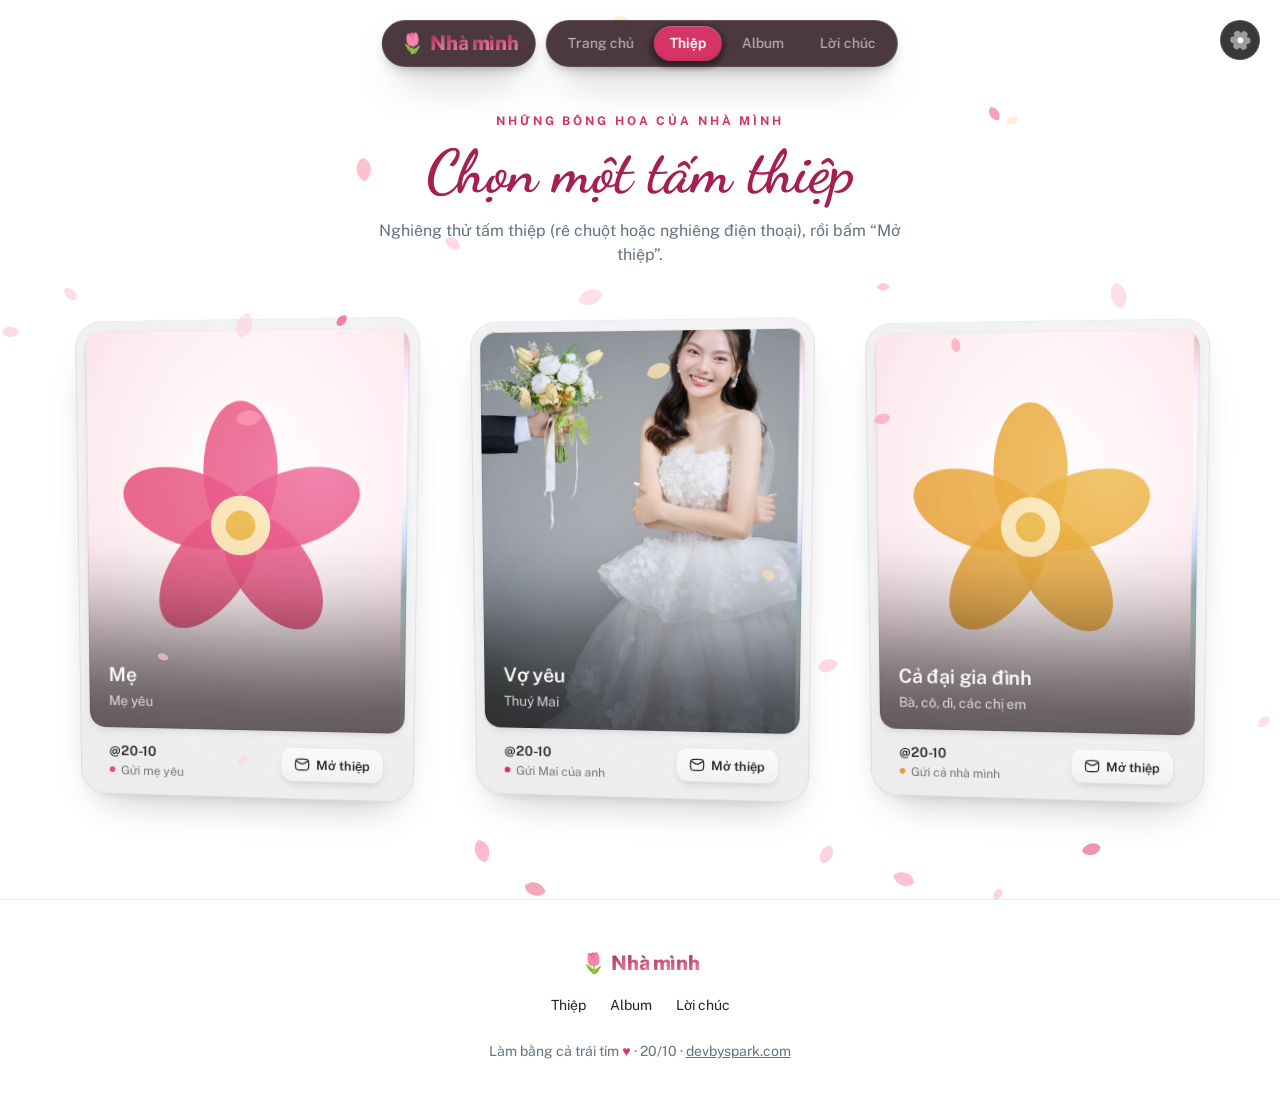
<file: thiep/index.html>
<!DOCTYPE html><html lang="vi" dir="ltr"><head><meta charSet="utf-8"/><link rel="preconnect" href="/" crossorigin=""/><meta name="viewport" content="width=device-width, initial-scale=1"/><link rel="stylesheet" href="/_next/static/chunks/1fokbakcivw5s.css" data-precedence="next"/><link rel="stylesheet" href="/_next/static/chunks/15a87598x8lxl.css" data-precedence="next"/><link rel="stylesheet" href="/_next/static/chunks/3i9ojja_zkn2w.css" data-precedence="next"/><link rel="stylesheet" href="/_next/static/chunks/43c-40y4ojcg-.css" data-precedence="next"/><link rel="preload" as="script" fetchPriority="low" href="/_next/static/chunks/3mc6dra1m0098.js"/><script src="/_next/static/chunks/00murl_11ua63.js" async=""></script><script src="/_next/static/chunks/1aijdav4dknbm.js" async=""></script><script src="/_next/static/chunks/1ledh2nc7-lcv.js" async=""></script><script src="/_next/static/chunks/turbopack-3e8g4905ehrmp.js" async=""></script><script src="/_next/static/chunks/0ezoeifx_kyq-.js" async=""></script><script src="/_next/static/chunks/0-u834wf1ras9.js" async=""></script><script src="/_next/static/chunks/3u1kwktm9dxa5.js" async=""></script><script src="/_next/static/chunks/0c5tq5n47noph.js" async=""></script><script src="/_next/static/chunks/0r34ipmquz5dc.js" async=""></script><script src="/_next/static/chunks/063f7o7c9pb4r.js" async=""></script><script src="/_next/static/chunks/1nhbs0giyd0g5.js" async=""></script><script src="/_next/static/chunks/0wqsx49fv4oo2.js" async=""></script><script src="/_next/static/chunks/1nj823rl6we4w.js" async=""></script><script src="/_next/static/chunks/2fx_cu5c6mvgk.js" async=""></script><script src="/_next/static/chunks/2i1gyzyfyiif0.js" async=""></script><script src="/_next/static/chunks/0pru23k6-e0m8.js" async=""></script><script src="/_next/static/chunks/1-o912xxpjquk.js" async=""></script><script src="/_next/static/chunks/1057xjdoe-yfp.js" async=""></script><meta name="theme-color" content="#D63366"/><title>Thiệp · Gia đình Xuân Bình</title><meta name="description" content="Gửi những người phụ nữ của gia đình mình — cảm ơn vì đã luôn là nắng ấm của ngôi nhà nhỏ."/><link rel="manifest" href="/manifest.webmanifest"/><meta property="og:title" content="Chúc mừng 20/10 🌷 Gửi những người phụ nữ của gia đình mình"/><meta property="og:description" content="Cảm ơn vì đã luôn là nắng ấm của ngôi nhà nhỏ. Mở thiệp nhé!"/><meta property="og:url" content="https://family.devbyspark.com/"/><meta property="og:locale" content="vi_VN"/><meta property="og:image" content="https://family.devbyspark.com/og.png"/><meta property="og:image:width" content="1200"/><meta property="og:image:height" content="630"/><meta property="og:type" content="website"/><meta name="twitter:card" content="summary_large_image"/><meta name="twitter:title" content="Chúc mừng 20/10 🌷 Gửi những người phụ nữ của gia đình mình"/><meta name="twitter:description" content="Cảm ơn vì đã luôn là nắng ấm của ngôi nhà nhỏ. Mở thiệp nhé!"/><meta name="twitter:image" content="https://family.devbyspark.com/og.png"/><meta name="twitter:image:width" content="1200"/><meta name="twitter:image:height" content="630"/><link rel="icon" href="/favicon.ico?favicon.2x4jdh7-6kxj1.ico" sizes="64x64" type="image/x-icon"/><link rel="icon" href="/icon.png?icon.0lujvbsg6a-1l.png" sizes="512x512" type="image/png"/><link rel="apple-touch-icon" href="/apple-icon.png?apple-icon.04yhaim695wx3.png" sizes="180x180" type="image/png"/><meta name="next-size-adjust" content=""/><script src="/_next/static/chunks/0cz1d0mv5g_q7.js" noModule=""></script><style data-emotion="css-global qniq00">html{-webkit-font-smoothing:antialiased;-moz-osx-font-smoothing:grayscale;box-sizing:border-box;-webkit-text-size-adjust:100%;}*,*::before,*::after{box-sizing:inherit;}strong,b{font-weight:700;}body{margin:0;color:var(--palette-text-primary);font-family:"Public Sans Variable",-apple-system,BlinkMacSystemFont,"Segoe UI",Roboto,"Helvetica Neue",Arial,sans-serif,"Apple Color Emoji","Segoe UI Emoji","Segoe UI Symbol";font-weight:400;font-size:1rem;line-height:1.5;background-color:var(--palette-background-default);}@media print{body{background-color:var(--palette-common-white);}}body::backdrop{background-color:var(--palette-background-default);}html{font-size:16px;}</style><style data-emotion="css-global u9e05w">body{--layout-nav-zIndex:1201;--layout-nav-mobile-width:288px;--layout-header-blur:8px;--layout-header-zIndex:1101;--layout-header-mobile-height:64px;--layout-header-desktop-height:72px;}</style><style data-emotion="css-global 1qdidnb">:root{--spacing:8px;--shape-borderRadius:8px;--shadows-0:none;--shadows-1:0px 2px 1px -1px rgba(0,0,0,0.2),0px 1px 1px 0px rgba(0,0,0,0.14),0px 1px 3px 0px rgba(0,0,0,0.12);--shadows-2:0px 3px 1px -2px rgba(0,0,0,0.2),0px 2px 2px 0px rgba(0,0,0,0.14),0px 1px 5px 0px rgba(0,0,0,0.12);--shadows-3:0px 3px 3px -2px rgba(0,0,0,0.2),0px 3px 4px 0px rgba(0,0,0,0.14),0px 1px 8px 0px rgba(0,0,0,0.12);--shadows-4:0px 2px 4px -1px rgba(0,0,0,0.2),0px 4px 5px 0px rgba(0,0,0,0.14),0px 1px 10px 0px rgba(0,0,0,0.12);--shadows-5:0px 3px 5px -1px rgba(0,0,0,0.2),0px 5px 8px 0px rgba(0,0,0,0.14),0px 1px 14px 0px rgba(0,0,0,0.12);--shadows-6:0px 3px 5px -1px rgba(0,0,0,0.2),0px 6px 10px 0px rgba(0,0,0,0.14),0px 1px 18px 0px rgba(0,0,0,0.12);--shadows-7:0px 4px 5px -2px rgba(0,0,0,0.2),0px 7px 10px 1px rgba(0,0,0,0.14),0px 2px 16px 1px rgba(0,0,0,0.12);--shadows-8:0px 5px 5px -3px rgba(0,0,0,0.2),0px 8px 10px 1px rgba(0,0,0,0.14),0px 3px 14px 2px rgba(0,0,0,0.12);--shadows-9:0px 5px 6px -3px rgba(0,0,0,0.2),0px 9px 12px 1px rgba(0,0,0,0.14),0px 3px 16px 2px rgba(0,0,0,0.12);--shadows-10:0px 6px 6px -3px rgba(0,0,0,0.2),0px 10px 14px 1px rgba(0,0,0,0.14),0px 4px 18px 3px rgba(0,0,0,0.12);--shadows-11:0px 6px 7px -4px rgba(0,0,0,0.2),0px 11px 15px 1px rgba(0,0,0,0.14),0px 4px 20px 3px rgba(0,0,0,0.12);--shadows-12:0px 7px 8px -4px rgba(0,0,0,0.2),0px 12px 17px 2px rgba(0,0,0,0.14),0px 5px 22px 4px rgba(0,0,0,0.12);--shadows-13:0px 7px 8px -4px rgba(0,0,0,0.2),0px 13px 19px 2px rgba(0,0,0,0.14),0px 5px 24px 4px rgba(0,0,0,0.12);--shadows-14:0px 7px 9px -4px rgba(0,0,0,0.2),0px 14px 21px 2px rgba(0,0,0,0.14),0px 5px 26px 4px rgba(0,0,0,0.12);--shadows-15:0px 8px 9px -5px rgba(0,0,0,0.2),0px 15px 22px 2px rgba(0,0,0,0.14),0px 6px 28px 5px rgba(0,0,0,0.12);--shadows-16:0px 8px 10px -5px rgba(0,0,0,0.2),0px 16px 24px 2px rgba(0,0,0,0.14),0px 6px 30px 5px rgba(0,0,0,0.12);--shadows-17:0px 8px 11px -5px rgba(0,0,0,0.2),0px 17px 26px 2px rgba(0,0,0,0.14),0px 6px 32px 5px rgba(0,0,0,0.12);--shadows-18:0px 9px 11px -5px rgba(0,0,0,0.2),0px 18px 28px 2px rgba(0,0,0,0.14),0px 7px 34px 6px rgba(0,0,0,0.12);--shadows-19:0px 9px 12px -6px rgba(0,0,0,0.2),0px 19px 29px 2px rgba(0,0,0,0.14),0px 7px 36px 6px rgba(0,0,0,0.12);--shadows-20:0px 10px 13px -6px rgba(0,0,0,0.2),0px 20px 31px 3px rgba(0,0,0,0.14),0px 8px 38px 7px rgba(0,0,0,0.12);--shadows-21:0px 10px 13px -6px rgba(0,0,0,0.2),0px 21px 33px 3px rgba(0,0,0,0.14),0px 8px 40px 7px rgba(0,0,0,0.12);--shadows-22:0px 10px 14px -6px rgba(0,0,0,0.2),0px 22px 35px 3px rgba(0,0,0,0.14),0px 8px 42px 7px rgba(0,0,0,0.12);--shadows-23:0px 11px 14px -7px rgba(0,0,0,0.2),0px 23px 36px 3px rgba(0,0,0,0.14),0px 9px 44px 8px rgba(0,0,0,0.12);--shadows-24:0px 11px 15px -7px rgba(0,0,0,0.2),0px 24px 38px 3px rgba(0,0,0,0.14),0px 9px 46px 8px rgba(0,0,0,0.12);--zIndex-mobileStepper:1000;--zIndex-fab:1050;--zIndex-speedDial:1050;--zIndex-appBar:1100;--zIndex-drawer:1200;--zIndex-modal:1300;--zIndex-snackbar:1400;--zIndex-tooltip:1500;--font-h1:800 2.5rem/1.25 "Barlow",-apple-system,BlinkMacSystemFont,"Segoe UI",Roboto,"Helvetica Neue",Arial,sans-serif,"Apple Color Emoji","Segoe UI Emoji","Segoe UI Symbol";--font-h2:800 2rem/1.3333333333333333 "Barlow",-apple-system,BlinkMacSystemFont,"Segoe UI",Roboto,"Helvetica Neue",Arial,sans-serif,"Apple Color Emoji","Segoe UI Emoji","Segoe UI Symbol";--font-h3:700 1.5rem/1.5 "Barlow",-apple-system,BlinkMacSystemFont,"Segoe UI",Roboto,"Helvetica Neue",Arial,sans-serif,"Apple Color Emoji","Segoe UI Emoji","Segoe UI Symbol";--font-h4:700 1.25rem/1.5 "Public Sans Variable",-apple-system,BlinkMacSystemFont,"Segoe UI",Roboto,"Helvetica Neue",Arial,sans-serif,"Apple Color Emoji","Segoe UI Emoji","Segoe UI Symbol";--font-h5:700 1.125rem/1.5 "Public Sans Variable",-apple-system,BlinkMacSystemFont,"Segoe UI",Roboto,"Helvetica Neue",Arial,sans-serif,"Apple Color Emoji","Segoe UI Emoji","Segoe UI Symbol";--font-h6:600 1.0625rem/1.5555555555555556 "Public Sans Variable",-apple-system,BlinkMacSystemFont,"Segoe UI",Roboto,"Helvetica Neue",Arial,sans-serif,"Apple Color Emoji","Segoe UI Emoji","Segoe UI Symbol";--font-subtitle1:600 1rem/1.5 "Public Sans Variable",-apple-system,BlinkMacSystemFont,"Segoe UI",Roboto,"Helvetica Neue",Arial,sans-serif,"Apple Color Emoji","Segoe UI Emoji","Segoe UI Symbol";--font-subtitle2:600 0.875rem/1.5714285714285714 "Public Sans Variable",-apple-system,BlinkMacSystemFont,"Segoe UI",Roboto,"Helvetica Neue",Arial,sans-serif,"Apple Color Emoji","Segoe UI Emoji","Segoe UI Symbol";--font-body1:400 1rem/1.5 "Public Sans Variable",-apple-system,BlinkMacSystemFont,"Segoe UI",Roboto,"Helvetica Neue",Arial,sans-serif,"Apple Color Emoji","Segoe UI Emoji","Segoe UI Symbol";--font-body2:400 0.875rem/1.5714285714285714 "Public Sans Variable",-apple-system,BlinkMacSystemFont,"Segoe UI",Roboto,"Helvetica Neue",Arial,sans-serif,"Apple Color Emoji","Segoe UI Emoji","Segoe UI Symbol";--font-caption:400 0.75rem/1.5 "Public Sans Variable",-apple-system,BlinkMacSystemFont,"Segoe UI",Roboto,"Helvetica Neue",Arial,sans-serif,"Apple Color Emoji","Segoe UI Emoji","Segoe UI Symbol";--font-overline:700 0.75rem/1.5 "Public Sans Variable",-apple-system,BlinkMacSystemFont,"Segoe UI",Roboto,"Helvetica Neue",Arial,sans-serif,"Apple Color Emoji","Segoe UI Emoji","Segoe UI Symbol";--font-button:700 0.875rem/1.7142857142857142 "Public Sans Variable",-apple-system,BlinkMacSystemFont,"Segoe UI",Roboto,"Helvetica Neue",Arial,sans-serif,"Apple Color Emoji","Segoe UI Emoji","Segoe UI Symbol";--font-inherit:inherit inherit/inherit inherit;}:root,[data-color-scheme="light"]{-webkit-print-color-scheme:light;color-scheme:light;--palette-primary-lighter:#FFE4EA;--palette-primary-light:#F48FB1;--palette-primary-main:#D63366;--palette-primary-dark:#A3204F;--palette-primary-darker:#5C1428;--palette-primary-contrastText:#FFFFFF;--palette-primary-lighterChannel:255 228 234;--palette-primary-lightChannel:244 143 177;--palette-primary-mainChannel:214 51 102;--palette-primary-darkChannel:163 32 79;--palette-primary-darkerChannel:92 20 40;--palette-primary-contrastTextChannel:255 255 255;--palette-secondary-lighter:#FFF1D6;--palette-secondary-light:#FFD08A;--palette-secondary-main:#E9A23B;--palette-secondary-dark:#B86E12;--palette-secondary-darker:#7A4100;--palette-secondary-contrastText:#FFFFFF;--palette-secondary-lighterChannel:255 241 214;--palette-secondary-lightChannel:255 208 138;--palette-secondary-mainChannel:233 162 59;--palette-secondary-darkChannel:184 110 18;--palette-secondary-darkerChannel:122 65 0;--palette-secondary-contrastTextChannel:255 255 255;--palette-info-lighter:#CAFDF5;--palette-info-light:#61F3F3;--palette-info-main:#00B8D9;--palette-info-dark:#006C9C;--palette-info-darker:#003768;--palette-info-contrastText:#FFFFFF;--palette-info-lighterChannel:202 253 245;--palette-info-lightChannel:97 243 243;--palette-info-mainChannel:0 184 217;--palette-info-darkChannel:0 108 156;--palette-info-darkerChannel:0 55 104;--palette-info-contrastTextChannel:255 255 255;--palette-success-lighter:#D3FCD2;--palette-success-light:#77ED8B;--palette-success-main:#22C55E;--palette-success-dark:#118D57;--palette-success-darker:#065E49;--palette-success-contrastText:#ffffff;--palette-success-lighterChannel:211 252 210;--palette-success-lightChannel:119 237 139;--palette-success-mainChannel:34 197 94;--palette-success-darkChannel:17 141 87;--palette-success-darkerChannel:6 94 73;--palette-success-contrastTextChannel:255 255 255;--palette-warning-lighter:#FFF5CC;--palette-warning-light:#FFD666;--palette-warning-main:#FFAB00;--palette-warning-dark:#B76E00;--palette-warning-darker:#7A4100;--palette-warning-contrastText:#1C252E;--palette-warning-lighterChannel:255 245 204;--palette-warning-lightChannel:255 214 102;--palette-warning-mainChannel:255 171 0;--palette-warning-darkChannel:183 110 0;--palette-warning-darkerChannel:122 65 0;--palette-warning-contrastTextChannel:28 37 46;--palette-error-lighter:#FFE9D5;--palette-error-light:#FFAC82;--palette-error-main:#FF5630;--palette-error-dark:#B71D18;--palette-error-darker:#7A0916;--palette-error-contrastText:#FFFFFF;--palette-error-lighterChannel:255 233 213;--palette-error-lightChannel:255 172 130;--palette-error-mainChannel:255 86 48;--palette-error-darkChannel:183 29 24;--palette-error-darkerChannel:122 9 22;--palette-error-contrastTextChannel:255 255 255;--palette-common-black:#000000;--palette-common-white:#FFFFFF;--palette-common-blackChannel:0 0 0;--palette-common-whiteChannel:255 255 255;--palette-common-background:#fff;--palette-common-onBackground:#000;--palette-common-backgroundChannel:255 255 255;--palette-common-onBackgroundChannel:0 0 0;--palette-grey-50:#FCFDFD;--palette-grey-100:#F9FAFB;--palette-grey-200:#F4F6F8;--palette-grey-300:#DFE3E8;--palette-grey-400:#C4CDD5;--palette-grey-500:#919EAB;--palette-grey-600:#637381;--palette-grey-700:#454F5B;--palette-grey-800:#1C252E;--palette-grey-900:#141A21;--palette-grey-50Channel:252 253 253;--palette-grey-100Channel:249 250 251;--palette-grey-200Channel:244 246 248;--palette-grey-300Channel:223 227 232;--palette-grey-400Channel:196 205 213;--palette-grey-500Channel:145 158 171;--palette-grey-600Channel:99 115 129;--palette-grey-700Channel:69 79 91;--palette-grey-800Channel:28 37 46;--palette-grey-900Channel:20 26 33;--palette-grey-A100:#f5f5f5;--palette-grey-A200:#eeeeee;--palette-grey-A400:#bdbdbd;--palette-grey-A700:#616161;--palette-divider:rgba(145 158 171 / 20%);--palette-text-primary:#1C252E;--palette-text-secondary:#637381;--palette-text-disabled:#919EAB;--palette-text-primaryChannel:28 37 46;--palette-text-secondaryChannel:99 115 129;--palette-text-disabledChannel:145 158 171;--palette-background-paper:#FFFFFF;--palette-background-default:#FFFFFF;--palette-background-neutral:#F4F6F8;--palette-background-paperChannel:255 255 255;--palette-background-defaultChannel:255 255 255;--palette-background-neutralChannel:244 246 248;--palette-action-hover:rgba(145 158 171 / 8%);--palette-action-selected:rgba(145 158 171 / 16%);--palette-action-focus:rgba(145 158 171 / 24%);--palette-action-disabled:rgba(145 158 171 / 80%);--palette-action-disabledBackground:rgba(145 158 171 / 24%);--palette-action-hoverOpacity:0.08;--palette-action-disabledOpacity:0.48;--palette-action-active:#637381;--palette-action-selectedOpacity:0.08;--palette-action-focusOpacity:0.12;--palette-action-activatedOpacity:0.12;--palette-action-activeChannel:99 115 129;--palette-action-selectedChannel:145;--palette-Alert-errorColor:rgb(102, 68, 52);--palette-Alert-infoColor:rgb(38, 97, 97);--palette-Alert-successColor:rgb(47, 94, 55);--palette-Alert-warningColor:rgb(102, 85, 40);--palette-Alert-errorFilledBg:var(--palette-error-main, #FF5630);--palette-Alert-infoFilledBg:var(--palette-info-main, #00B8D9);--palette-Alert-successFilledBg:var(--palette-success-main, #22C55E);--palette-Alert-warningFilledBg:var(--palette-warning-main, #FFAB00);--palette-Alert-errorFilledColor:#fff;--palette-Alert-infoFilledColor:rgba(0, 0, 0, 0.87);--palette-Alert-successFilledColor:rgba(0, 0, 0, 0.87);--palette-Alert-warningFilledColor:rgba(0, 0, 0, 0.87);--palette-Alert-errorStandardBg:rgb(255, 246, 242);--palette-Alert-infoStandardBg:rgb(239, 253, 253);--palette-Alert-successStandardBg:rgb(241, 253, 243);--palette-Alert-warningStandardBg:rgb(255, 250, 239);--palette-Alert-errorIconColor:var(--palette-error-main, #FF5630);--palette-Alert-infoIconColor:var(--palette-info-main, #00B8D9);--palette-Alert-successIconColor:var(--palette-success-main, #22C55E);--palette-Alert-warningIconColor:var(--palette-warning-main, #FFAB00);--palette-AppBar-defaultBg:var(--palette-grey-100, #F9FAFB);--palette-Avatar-defaultBg:var(--palette-grey-400, #C4CDD5);--palette-Button-inheritContainedBg:var(--palette-grey-300, #DFE3E8);--palette-Button-inheritContainedHoverBg:var(--palette-grey-A100, #f5f5f5);--palette-Chip-defaultBorder:var(--palette-grey-400, #C4CDD5);--palette-Chip-defaultAvatarColor:var(--palette-grey-700, #454F5B);--palette-Chip-defaultIconColor:var(--palette-grey-700, #454F5B);--palette-FilledInput-bg:rgba(0, 0, 0, 0.06);--palette-FilledInput-hoverBg:rgba(0, 0, 0, 0.09);--palette-FilledInput-disabledBg:rgba(0, 0, 0, 0.12);--palette-LinearProgress-primaryBg:rgb(239, 177, 196);--palette-LinearProgress-secondaryBg:rgb(246, 219, 180);--palette-LinearProgress-errorBg:rgb(255, 190, 176);--palette-LinearProgress-infoBg:rgb(158, 228, 240);--palette-LinearProgress-successBg:rgb(171, 232, 193);--palette-LinearProgress-warningBg:rgb(255, 223, 158);--palette-Skeleton-bg:rgba(var(--palette-text-primaryChannel, 28 37 46) / 0.11);--palette-Slider-primaryTrack:rgb(239, 177, 196);--palette-Slider-secondaryTrack:rgb(246, 219, 180);--palette-Slider-errorTrack:rgb(255, 190, 176);--palette-Slider-infoTrack:rgb(158, 228, 240);--palette-Slider-successTrack:rgb(171, 232, 193);--palette-Slider-warningTrack:rgb(255, 223, 158);--palette-SnackbarContent-bg:rgb(50, 50, 50);--palette-SnackbarContent-color:#fff;--palette-SpeedDialAction-fabHoverBg:rgb(216, 216, 216);--palette-StepConnector-border:var(--palette-grey-400, #C4CDD5);--palette-StepContent-border:var(--palette-grey-400, #C4CDD5);--palette-Switch-defaultColor:var(--palette-common-white, #FFFFFF);--palette-Switch-defaultDisabledColor:var(--palette-grey-100, #F9FAFB);--palette-Switch-primaryDisabledColor:rgb(239, 177, 196);--palette-Switch-secondaryDisabledColor:rgb(246, 219, 180);--palette-Switch-errorDisabledColor:rgb(255, 190, 176);--palette-Switch-infoDisabledColor:rgb(158, 228, 240);--palette-Switch-successDisabledColor:rgb(171, 232, 193);--palette-Switch-warningDisabledColor:rgb(255, 223, 158);--palette-TableCell-border:rgba(241, NaN, NaN, 1);--palette-Tooltip-bg:rgba(69, 79, 91, 0.92);--palette-dividerChannel:145;--shadows-0:none;--shadows-1:0px 2px 1px -1px rgba(145 158 171 / 20%),0px 1px 1px 0px rgba(145 158 171 / 14%),0px 1px 3px 0px rgba(145 158 171 / 12%);--shadows-2:0px 3px 1px -2px rgba(145 158 171 / 20%),0px 2px 2px 0px rgba(145 158 171 / 14%),0px 1px 5px 0px rgba(145 158 171 / 12%);--shadows-3:0px 3px 3px -2px rgba(145 158 171 / 20%),0px 3px 4px 0px rgba(145 158 171 / 14%),0px 1px 8px 0px rgba(145 158 171 / 12%);--shadows-4:0px 2px 4px -1px rgba(145 158 171 / 20%),0px 4px 5px 0px rgba(145 158 171 / 14%),0px 1px 10px 0px rgba(145 158 171 / 12%);--shadows-5:0px 3px 5px -1px rgba(145 158 171 / 20%),0px 5px 8px 0px rgba(145 158 171 / 14%),0px 1px 14px 0px rgba(145 158 171 / 12%);--shadows-6:0px 3px 5px -1px rgba(145 158 171 / 20%),0px 6px 10px 0px rgba(145 158 171 / 14%),0px 1px 18px 0px rgba(145 158 171 / 12%);--shadows-7:0px 4px 5px -2px rgba(145 158 171 / 20%),0px 7px 10px 1px rgba(145 158 171 / 14%),0px 2px 16px 1px rgba(145 158 171 / 12%);--shadows-8:0px 5px 5px -3px rgba(145 158 171 / 20%),0px 8px 10px 1px rgba(145 158 171 / 14%),0px 3px 14px 2px rgba(145 158 171 / 12%);--shadows-9:0px 5px 6px -3px rgba(145 158 171 / 20%),0px 9px 12px 1px rgba(145 158 171 / 14%),0px 3px 16px 2px rgba(145 158 171 / 12%);--shadows-10:0px 6px 6px -3px rgba(145 158 171 / 20%),0px 10px 14px 1px rgba(145 158 171 / 14%),0px 4px 18px 3px rgba(145 158 171 / 12%);--shadows-11:0px 6px 7px -4px rgba(145 158 171 / 20%),0px 11px 15px 1px rgba(145 158 171 / 14%),0px 4px 20px 3px rgba(145 158 171 / 12%);--shadows-12:0px 7px 8px -4px rgba(145 158 171 / 20%),0px 12px 17px 2px rgba(145 158 171 / 14%),0px 5px 22px 4px rgba(145 158 171 / 12%);--shadows-13:0px 7px 8px -4px rgba(145 158 171 / 20%),0px 13px 19px 2px rgba(145 158 171 / 14%),0px 5px 24px 4px rgba(145 158 171 / 12%);--shadows-14:0px 7px 9px -4px rgba(145 158 171 / 20%),0px 14px 21px 2px rgba(145 158 171 / 14%),0px 5px 26px 4px rgba(145 158 171 / 12%);--shadows-15:0px 8px 9px -5px rgba(145 158 171 / 20%),0px 15px 22px 2px rgba(145 158 171 / 14%),0px 6px 28px 5px rgba(145 158 171 / 12%);--shadows-16:0px 8px 10px -5px rgba(145 158 171 / 20%),0px 16px 24px 2px rgba(145 158 171 / 14%),0px 6px 30px 5px rgba(145 158 171 / 12%);--shadows-17:0px 8px 11px -5px rgba(145 158 171 / 20%),0px 17px 26px 2px rgba(145 158 171 / 14%),0px 6px 32px 5px rgba(145 158 171 / 12%);--shadows-18:0px 9px 11px -5px rgba(145 158 171 / 20%),0px 18px 28px 2px rgba(145 158 171 / 14%),0px 7px 34px 6px rgba(145 158 171 / 12%);--shadows-19:0px 9px 12px -6px rgba(145 158 171 / 20%),0px 19px 29px 2px rgba(145 158 171 / 14%),0px 7px 36px 6px rgba(145 158 171 / 12%);--shadows-20:0px 10px 13px -6px rgba(145 158 171 / 20%),0px 20px 31px 3px rgba(145 158 171 / 14%),0px 8px 38px 7px rgba(145 158 171 / 12%);--shadows-21:0px 10px 13px -6px rgba(145 158 171 / 20%),0px 21px 33px 3px rgba(145 158 171 / 14%),0px 8px 40px 7px rgba(145 158 171 / 12%);--shadows-22:0px 10px 14px -6px rgba(145 158 171 / 20%),0px 22px 35px 3px rgba(145 158 171 / 14%),0px 8px 42px 7px rgba(145 158 171 / 12%);--shadows-23:0px 11px 14px -7px rgba(145 158 171 / 20%),0px 23px 36px 3px rgba(145 158 171 / 14%),0px 9px 44px 8px rgba(145 158 171 / 12%);--shadows-24:0px 11px 15px -7px rgba(145 158 171 / 20%),0px 24px 38px 3px rgba(145 158 171 / 14%),0px 9px 46px 8px rgba(145 158 171 / 12%);--customShadows-z1:0 1px 2px 0 rgba(145 158 171 / 16%);--customShadows-z4:0 4px 8px 0 rgba(145 158 171 / 16%);--customShadows-z8:0 8px 16px 0 rgba(145 158 171 / 16%);--customShadows-z12:0 12px 24px -4px rgba(145 158 171 / 16%);--customShadows-z16:0 16px 32px -4px rgba(145 158 171 / 16%);--customShadows-z20:0 20px 40px -4px rgba(145 158 171 / 16%);--customShadows-z24:0 24px 48px 0 rgba(145 158 171 / 16%);--customShadows-dialog:-40px 40px 80px -8px rgba(0 0 0 / 24%);--customShadows-card:0 0 2px 0 rgba(145 158 171 / 20%),0 12px 24px -4px rgba(145 158 171 / 12%);--customShadows-dropdown:0 0 2px 0 rgba(145 158 171 / 24%),-20px 20px 40px -4px rgba(145 158 171 / 24%);--customShadows-primary:0 8px 16px 0 rgba(214 51 102 / 24%);--customShadows-secondary:0 8px 16px 0 rgba(233 162 59 / 24%);--customShadows-info:0 8px 16px 0 rgba(0 184 217 / 24%);--customShadows-success:0 8px 16px 0 rgba(34 197 94 / 24%);--customShadows-warning:0 8px 16px 0 rgba(255 171 0 / 24%);--customShadows-error:0 8px 16px 0 rgba(255 86 48 / 24%);--opacity-inputPlaceholder:0.42;--opacity-inputUnderline:0.42;--opacity-switchTrackDisabled:0.12;--opacity-switchTrack:0.38;}[data-color-scheme="dark"]{-webkit-print-color-scheme:dark;color-scheme:dark;--palette-common-black:#000000;--palette-common-white:#FFFFFF;--palette-common-blackChannel:0 0 0;--palette-common-whiteChannel:255 255 255;--palette-common-background:#000;--palette-common-onBackground:#fff;--palette-common-backgroundChannel:0 0 0;--palette-common-onBackgroundChannel:255 255 255;--palette-primary-lighter:#FFE4EA;--palette-primary-light:#F48FB1;--palette-primary-main:#D63366;--palette-primary-dark:#A3204F;--palette-primary-darker:#5C1428;--palette-primary-contrastText:#FFFFFF;--palette-primary-lighterChannel:255 228 234;--palette-primary-lightChannel:244 143 177;--palette-primary-mainChannel:214 51 102;--palette-primary-darkChannel:163 32 79;--palette-primary-darkerChannel:92 20 40;--palette-primary-contrastTextChannel:255 255 255;--palette-secondary-lighter:#FFF1D6;--palette-secondary-light:#FFD08A;--palette-secondary-main:#E9A23B;--palette-secondary-dark:#B86E12;--palette-secondary-darker:#7A4100;--palette-secondary-contrastText:#FFFFFF;--palette-secondary-lighterChannel:255 241 214;--palette-secondary-lightChannel:255 208 138;--palette-secondary-mainChannel:233 162 59;--palette-secondary-darkChannel:184 110 18;--palette-secondary-darkerChannel:122 65 0;--palette-secondary-contrastTextChannel:255 255 255;--palette-error-lighter:#FFE9D5;--palette-error-light:#FFAC82;--palette-error-main:#FF5630;--palette-error-dark:#B71D18;--palette-error-darker:#7A0916;--palette-error-contrastText:#FFFFFF;--palette-error-lighterChannel:255 233 213;--palette-error-lightChannel:255 172 130;--palette-error-mainChannel:255 86 48;--palette-error-darkChannel:183 29 24;--palette-error-darkerChannel:122 9 22;--palette-error-contrastTextChannel:255 255 255;--palette-warning-lighter:#FFF5CC;--palette-warning-light:#FFD666;--palette-warning-main:#FFAB00;--palette-warning-dark:#B76E00;--palette-warning-darker:#7A4100;--palette-warning-contrastText:#1C252E;--palette-warning-lighterChannel:255 245 204;--palette-warning-lightChannel:255 214 102;--palette-warning-mainChannel:255 171 0;--palette-warning-darkChannel:183 110 0;--palette-warning-darkerChannel:122 65 0;--palette-warning-contrastTextChannel:28 37 46;--palette-info-lighter:#CAFDF5;--palette-info-light:#61F3F3;--palette-info-main:#00B8D9;--palette-info-dark:#006C9C;--palette-info-darker:#003768;--palette-info-contrastText:#FFFFFF;--palette-info-lighterChannel:202 253 245;--palette-info-lightChannel:97 243 243;--palette-info-mainChannel:0 184 217;--palette-info-darkChannel:0 108 156;--palette-info-darkerChannel:0 55 104;--palette-info-contrastTextChannel:255 255 255;--palette-success-lighter:#D3FCD2;--palette-success-light:#77ED8B;--palette-success-main:#22C55E;--palette-success-dark:#118D57;--palette-success-darker:#065E49;--palette-success-contrastText:#ffffff;--palette-success-lighterChannel:211 252 210;--palette-success-lightChannel:119 237 139;--palette-success-mainChannel:34 197 94;--palette-success-darkChannel:17 141 87;--palette-success-darkerChannel:6 94 73;--palette-success-contrastTextChannel:255 255 255;--palette-grey-50:#FCFDFD;--palette-grey-100:#F9FAFB;--palette-grey-200:#F4F6F8;--palette-grey-300:#DFE3E8;--palette-grey-400:#C4CDD5;--palette-grey-500:#919EAB;--palette-grey-600:#637381;--palette-grey-700:#454F5B;--palette-grey-800:#1C252E;--palette-grey-900:#141A21;--palette-grey-A100:#f5f5f5;--palette-grey-A200:#eeeeee;--palette-grey-A400:#bdbdbd;--palette-grey-A700:#616161;--palette-grey-50Channel:252 253 253;--palette-grey-100Channel:249 250 251;--palette-grey-200Channel:244 246 248;--palette-grey-300Channel:223 227 232;--palette-grey-400Channel:196 205 213;--palette-grey-500Channel:145 158 171;--palette-grey-600Channel:99 115 129;--palette-grey-700Channel:69 79 91;--palette-grey-800Channel:28 37 46;--palette-grey-900Channel:20 26 33;--palette-text-primary:#FFFFFF;--palette-text-secondary:#919EAB;--palette-text-disabled:#637381;--palette-text-icon:rgba(255, 255, 255, 0.5);--palette-text-primaryChannel:255 255 255;--palette-text-secondaryChannel:145 158 171;--palette-text-disabledChannel:99 115 129;--palette-divider:rgba(145 158 171 / 20%);--palette-background-paper:#1C252E;--palette-background-default:#141A21;--palette-background-neutral:#28323D;--palette-background-paperChannel:28 37 46;--palette-background-defaultChannel:20 26 33;--palette-background-neutralChannel:40 50 61;--palette-action-active:#919EAB;--palette-action-hover:rgba(145 158 171 / 8%);--palette-action-hoverOpacity:0.08;--palette-action-selected:rgba(145 158 171 / 16%);--palette-action-selectedOpacity:0.16;--palette-action-disabled:rgba(145 158 171 / 80%);--palette-action-disabledBackground:rgba(145 158 171 / 24%);--palette-action-disabledOpacity:0.48;--palette-action-focus:rgba(145 158 171 / 24%);--palette-action-focusOpacity:0.12;--palette-action-activatedOpacity:0.24;--palette-action-activeChannel:145 158 171;--palette-action-selectedChannel:145;--palette-Alert-errorColor:rgb(255, 221, 205);--palette-Alert-infoColor:rgb(191, 250, 250);--palette-Alert-successColor:rgb(200, 247, 208);--palette-Alert-warningColor:rgb(255, 238, 193);--palette-Alert-errorFilledBg:var(--palette-error-dark, #B71D18);--palette-Alert-infoFilledBg:var(--palette-info-dark, #006C9C);--palette-Alert-successFilledBg:var(--palette-success-dark, #118D57);--palette-Alert-warningFilledBg:var(--palette-warning-dark, #B76E00);--palette-Alert-errorFilledColor:#fff;--palette-Alert-infoFilledColor:#fff;--palette-Alert-successFilledColor:#fff;--palette-Alert-warningFilledColor:#fff;--palette-Alert-errorStandardBg:rgb(25, 17, 12);--palette-Alert-infoStandardBg:rgb(9, 24, 24);--palette-Alert-successStandardBg:rgb(11, 23, 13);--palette-Alert-warningStandardBg:rgb(25, 21, 10);--palette-Alert-errorIconColor:var(--palette-error-main, #FF5630);--palette-Alert-infoIconColor:var(--palette-info-main, #00B8D9);--palette-Alert-successIconColor:var(--palette-success-main, #22C55E);--palette-Alert-warningIconColor:var(--palette-warning-main, #FFAB00);--palette-AppBar-defaultBg:var(--palette-grey-900, #141A21);--palette-AppBar-darkBg:var(--palette-background-paper, #1C252E);--palette-AppBar-darkColor:var(--palette-text-primary, #FFFFFF);--palette-Avatar-defaultBg:var(--palette-grey-600, #637381);--palette-Button-inheritContainedBg:var(--palette-grey-800, #1C252E);--palette-Button-inheritContainedHoverBg:var(--palette-grey-700, #454F5B);--palette-Chip-defaultBorder:var(--palette-grey-700, #454F5B);--palette-Chip-defaultAvatarColor:var(--palette-grey-300, #DFE3E8);--palette-Chip-defaultIconColor:var(--palette-grey-300, #DFE3E8);--palette-FilledInput-bg:rgba(255, 255, 255, 0.09);--palette-FilledInput-hoverBg:rgba(255, 255, 255, 0.13);--palette-FilledInput-disabledBg:rgba(255, 255, 255, 0.12);--palette-LinearProgress-primaryBg:rgb(107, 25, 51);--palette-LinearProgress-secondaryBg:rgb(116, 81, 29);--palette-LinearProgress-errorBg:rgb(127, 43, 24);--palette-LinearProgress-infoBg:rgb(0, 92, 108);--palette-LinearProgress-successBg:rgb(17, 98, 47);--palette-LinearProgress-warningBg:rgb(127, 85, 0);--palette-Skeleton-bg:rgba(var(--palette-text-primaryChannel, 255 255 255) / 0.13);--palette-Slider-primaryTrack:rgb(107, 25, 51);--palette-Slider-secondaryTrack:rgb(116, 81, 29);--palette-Slider-errorTrack:rgb(127, 43, 24);--palette-Slider-infoTrack:rgb(0, 92, 108);--palette-Slider-successTrack:rgb(17, 98, 47);--palette-Slider-warningTrack:rgb(127, 85, 0);--palette-SnackbarContent-bg:rgb(250, 250, 250);--palette-SnackbarContent-color:rgba(0, 0, 0, 0.87);--palette-SpeedDialAction-fabHoverBg:rgb(62, 69, 77);--palette-StepConnector-border:var(--palette-grey-600, #637381);--palette-StepContent-border:var(--palette-grey-600, #637381);--palette-Switch-defaultColor:var(--palette-grey-300, #DFE3E8);--palette-Switch-defaultDisabledColor:var(--palette-grey-600, #637381);--palette-Switch-primaryDisabledColor:rgb(96, 22, 45);--palette-Switch-secondaryDisabledColor:rgb(104, 72, 26);--palette-Switch-errorDisabledColor:rgb(114, 38, 21);--palette-Switch-infoDisabledColor:rgb(0, 82, 97);--palette-Switch-successDisabledColor:rgb(15, 88, 42);--palette-Switch-warningDisabledColor:rgb(114, 76, 0);--palette-TableCell-border:rgba(46, NaN, NaN, 1);--palette-Tooltip-bg:rgba(69, 79, 91, 0.92);--palette-dividerChannel:145;--opacity-inputPlaceholder:0.5;--opacity-inputUnderline:0.7;--opacity-switchTrackDisabled:0.2;--opacity-switchTrack:0.3;--overlays-0:none;--overlays-1:linear-gradient(rgba(255 255 255 / 0.051), rgba(255 255 255 / 0.051));--overlays-2:linear-gradient(rgba(255 255 255 / 0.069), rgba(255 255 255 / 0.069));--overlays-3:linear-gradient(rgba(255 255 255 / 0.082), rgba(255 255 255 / 0.082));--overlays-4:linear-gradient(rgba(255 255 255 / 0.092), rgba(255 255 255 / 0.092));--overlays-5:linear-gradient(rgba(255 255 255 / 0.101), rgba(255 255 255 / 0.101));--overlays-6:linear-gradient(rgba(255 255 255 / 0.108), rgba(255 255 255 / 0.108));--overlays-7:linear-gradient(rgba(255 255 255 / 0.114), rgba(255 255 255 / 0.114));--overlays-8:linear-gradient(rgba(255 255 255 / 0.119), rgba(255 255 255 / 0.119));--overlays-9:linear-gradient(rgba(255 255 255 / 0.124), rgba(255 255 255 / 0.124));--overlays-10:linear-gradient(rgba(255 255 255 / 0.128), rgba(255 255 255 / 0.128));--overlays-11:linear-gradient(rgba(255 255 255 / 0.132), rgba(255 255 255 / 0.132));--overlays-12:linear-gradient(rgba(255 255 255 / 0.135), rgba(255 255 255 / 0.135));--overlays-13:linear-gradient(rgba(255 255 255 / 0.139), rgba(255 255 255 / 0.139));--overlays-14:linear-gradient(rgba(255 255 255 / 0.142), rgba(255 255 255 / 0.142));--overlays-15:linear-gradient(rgba(255 255 255 / 0.145), rgba(255 255 255 / 0.145));--overlays-16:linear-gradient(rgba(255 255 255 / 0.147), rgba(255 255 255 / 0.147));--overlays-17:linear-gradient(rgba(255 255 255 / 0.15), rgba(255 255 255 / 0.15));--overlays-18:linear-gradient(rgba(255 255 255 / 0.152), rgba(255 255 255 / 0.152));--overlays-19:linear-gradient(rgba(255 255 255 / 0.155), rgba(255 255 255 / 0.155));--overlays-20:linear-gradient(rgba(255 255 255 / 0.157), rgba(255 255 255 / 0.157));--overlays-21:linear-gradient(rgba(255 255 255 / 0.159), rgba(255 255 255 / 0.159));--overlays-22:linear-gradient(rgba(255 255 255 / 0.161), rgba(255 255 255 / 0.161));--overlays-23:linear-gradient(rgba(255 255 255 / 0.163), rgba(255 255 255 / 0.163));--overlays-24:linear-gradient(rgba(255 255 255 / 0.165), rgba(255 255 255 / 0.165));--shadows-0:none;--shadows-1:0px 2px 1px -1px rgba(0 0 0 / 20%),0px 1px 1px 0px rgba(0 0 0 / 14%),0px 1px 3px 0px rgba(0 0 0 / 12%);--shadows-2:0px 3px 1px -2px rgba(0 0 0 / 20%),0px 2px 2px 0px rgba(0 0 0 / 14%),0px 1px 5px 0px rgba(0 0 0 / 12%);--shadows-3:0px 3px 3px -2px rgba(0 0 0 / 20%),0px 3px 4px 0px rgba(0 0 0 / 14%),0px 1px 8px 0px rgba(0 0 0 / 12%);--shadows-4:0px 2px 4px -1px rgba(0 0 0 / 20%),0px 4px 5px 0px rgba(0 0 0 / 14%),0px 1px 10px 0px rgba(0 0 0 / 12%);--shadows-5:0px 3px 5px -1px rgba(0 0 0 / 20%),0px 5px 8px 0px rgba(0 0 0 / 14%),0px 1px 14px 0px rgba(0 0 0 / 12%);--shadows-6:0px 3px 5px -1px rgba(0 0 0 / 20%),0px 6px 10px 0px rgba(0 0 0 / 14%),0px 1px 18px 0px rgba(0 0 0 / 12%);--shadows-7:0px 4px 5px -2px rgba(0 0 0 / 20%),0px 7px 10px 1px rgba(0 0 0 / 14%),0px 2px 16px 1px rgba(0 0 0 / 12%);--shadows-8:0px 5px 5px -3px rgba(0 0 0 / 20%),0px 8px 10px 1px rgba(0 0 0 / 14%),0px 3px 14px 2px rgba(0 0 0 / 12%);--shadows-9:0px 5px 6px -3px rgba(0 0 0 / 20%),0px 9px 12px 1px rgba(0 0 0 / 14%),0px 3px 16px 2px rgba(0 0 0 / 12%);--shadows-10:0px 6px 6px -3px rgba(0 0 0 / 20%),0px 10px 14px 1px rgba(0 0 0 / 14%),0px 4px 18px 3px rgba(0 0 0 / 12%);--shadows-11:0px 6px 7px -4px rgba(0 0 0 / 20%),0px 11px 15px 1px rgba(0 0 0 / 14%),0px 4px 20px 3px rgba(0 0 0 / 12%);--shadows-12:0px 7px 8px -4px rgba(0 0 0 / 20%),0px 12px 17px 2px rgba(0 0 0 / 14%),0px 5px 22px 4px rgba(0 0 0 / 12%);--shadows-13:0px 7px 8px -4px rgba(0 0 0 / 20%),0px 13px 19px 2px rgba(0 0 0 / 14%),0px 5px 24px 4px rgba(0 0 0 / 12%);--shadows-14:0px 7px 9px -4px rgba(0 0 0 / 20%),0px 14px 21px 2px rgba(0 0 0 / 14%),0px 5px 26px 4px rgba(0 0 0 / 12%);--shadows-15:0px 8px 9px -5px rgba(0 0 0 / 20%),0px 15px 22px 2px rgba(0 0 0 / 14%),0px 6px 28px 5px rgba(0 0 0 / 12%);--shadows-16:0px 8px 10px -5px rgba(0 0 0 / 20%),0px 16px 24px 2px rgba(0 0 0 / 14%),0px 6px 30px 5px rgba(0 0 0 / 12%);--shadows-17:0px 8px 11px -5px rgba(0 0 0 / 20%),0px 17px 26px 2px rgba(0 0 0 / 14%),0px 6px 32px 5px rgba(0 0 0 / 12%);--shadows-18:0px 9px 11px -5px rgba(0 0 0 / 20%),0px 18px 28px 2px rgba(0 0 0 / 14%),0px 7px 34px 6px rgba(0 0 0 / 12%);--shadows-19:0px 9px 12px -6px rgba(0 0 0 / 20%),0px 19px 29px 2px rgba(0 0 0 / 14%),0px 7px 36px 6px rgba(0 0 0 / 12%);--shadows-20:0px 10px 13px -6px rgba(0 0 0 / 20%),0px 20px 31px 3px rgba(0 0 0 / 14%),0px 8px 38px 7px rgba(0 0 0 / 12%);--shadows-21:0px 10px 13px -6px rgba(0 0 0 / 20%),0px 21px 33px 3px rgba(0 0 0 / 14%),0px 8px 40px 7px rgba(0 0 0 / 12%);--shadows-22:0px 10px 14px -6px rgba(0 0 0 / 20%),0px 22px 35px 3px rgba(0 0 0 / 14%),0px 8px 42px 7px rgba(0 0 0 / 12%);--shadows-23:0px 11px 14px -7px rgba(0 0 0 / 20%),0px 23px 36px 3px rgba(0 0 0 / 14%),0px 9px 44px 8px rgba(0 0 0 / 12%);--shadows-24:0px 11px 15px -7px rgba(0 0 0 / 20%),0px 24px 38px 3px rgba(0 0 0 / 14%),0px 9px 46px 8px rgba(0 0 0 / 12%);--customShadows-z1:0 1px 2px 0 rgba(0 0 0 / 16%);--customShadows-z4:0 4px 8px 0 rgba(0 0 0 / 16%);--customShadows-z8:0 8px 16px 0 rgba(0 0 0 / 16%);--customShadows-z12:0 12px 24px -4px rgba(0 0 0 / 16%);--customShadows-z16:0 16px 32px -4px rgba(0 0 0 / 16%);--customShadows-z20:0 20px 40px -4px rgba(0 0 0 / 16%);--customShadows-z24:0 24px 48px 0 rgba(0 0 0 / 16%);--customShadows-dialog:-40px 40px 80px -8px rgba(0 0 0 / 24%);--customShadows-card:0 0 2px 0 rgba(0 0 0 / 20%),0 12px 24px -4px rgba(0 0 0 / 12%);--customShadows-dropdown:0 0 2px 0 rgba(0 0 0 / 24%),-20px 20px 40px -4px rgba(0 0 0 / 24%);--customShadows-primary:0 8px 16px 0 rgba(214 51 102 / 24%);--customShadows-secondary:0 8px 16px 0 rgba(233 162 59 / 24%);--customShadows-info:0 8px 16px 0 rgba(0 184 217 / 24%);--customShadows-success:0 8px 16px 0 rgba(34 197 94 / 24%);--customShadows-warning:0 8px 16px 0 rgba(255 171 0 / 24%);--customShadows-error:0 8px 16px 0 rgba(255 86 48 / 24%);}</style><style data-emotion="css lcs3gc 0 9ecyen 16g5tq7 hltb5i xcj1iu 14nbxx6 1uvsvwr xt49xd 1mzjf29 chz7cr mz9m0q 5p47go igkodi 1szqjnb f56ggt 29uqcm xs21an huoj8h x85jlf rgrkku 7cs04n 1e3lqck 1o4bjxm 5mazpv kqrgt1 1qvprvs xln5tn 3wvdnu 5cz62f 1uuw4iz">.css-lcs3gc{z-index:var(--zIndex-drawer);}.css-9ecyen{-webkit-text-decoration:none;text-decoration:none;display:-webkit-inline-box;display:-webkit-inline-flex;display:-ms-inline-flexbox;display:inline-flex;-webkit-align-items:center;-webkit-box-align:center;-ms-flex-align:center;align-items:center;}.css-16g5tq7{margin:0;font:inherit;line-height:inherit;letter-spacing:inherit;color:var(--palette-primary-main);-webkit-text-decoration:none;text-decoration:none;display:-webkit-inline-box;display:-webkit-inline-flex;display:-ms-inline-flexbox;display:inline-flex;-webkit-align-items:center;-webkit-box-align:center;-ms-flex-align:center;align-items:center;}.css-hltb5i{font-weight:800;letter-spacing:-0.02em;font-size:20px;white-space:nowrap;}.css-xcj1iu{margin-right:calc(0.75 * var(--spacing));}.css-14nbxx6{position:fixed;inset:0;pointer-events:none;z-index:1300;}@media (min-width:0px){.css-14nbxx6{display:block;}}@media (min-width:900px){.css-14nbxx6{display:none;}}.css-1uvsvwr{width:22px;height:22px;-webkit-flex-shrink:0;-ms-flex-negative:0;flex-shrink:0;display:-webkit-inline-box;display:-webkit-inline-flex;display:-ms-inline-flexbox;display:inline-flex;}.css-xt49xd{text-align:center;-webkit-flex:0 0 auto;-ms-flex:0 0 auto;flex:0 0 auto;font-size:1.5rem;padding:8px;border-radius:50%;color:var(--palette-action-active);-webkit-transition:background-color 150ms cubic-bezier(0.4, 0, 0.2, 1) 0ms;transition:background-color 150ms cubic-bezier(0.4, 0, 0.2, 1) 0ms;--IconButton-hoverBg:rgba(var(--palette-action-activeChannel) / var(--palette-action-hoverOpacity));padding:calc(0 * var(--spacing));width:40px;height:40px;position:fixed;z-index:1301;color:#fff;background-color:rgba(14, 14, 17, 0.82);border:1px solid rgba(255, 255, 255, 0.12);-webkit-backdrop-filter:blur(20px) saturate(180%);backdrop-filter:blur(20px) saturate(180%);}.css-xt49xd:hover{background-color:var(--IconButton-hoverBg);}@media (hover: none){.css-xt49xd:hover{background-color:transparent;}}.css-xt49xd.Mui-disabled{background-color:transparent;color:var(--palette-action-disabled);}.css-xt49xd.MuiIconButton-loading{color:transparent;}@media (min-width:0px){.css-xt49xd{top:14px;right:14px;}}@media (min-width:900px){.css-xt49xd{top:20px;right:20px;}}.css-xt49xd:hover{background-color:rgba(14, 14, 17, 0.95);}.css-1mzjf29{display:-webkit-inline-box;display:-webkit-inline-flex;display:-ms-inline-flexbox;display:inline-flex;-webkit-align-items:center;-webkit-box-align:center;-ms-flex-align:center;align-items:center;-webkit-box-pack:center;-ms-flex-pack:center;-webkit-justify-content:center;justify-content:center;position:relative;box-sizing:border-box;-webkit-tap-highlight-color:transparent;background-color:transparent;outline:0;border:0;margin:0;border-radius:0;padding:0;cursor:pointer;-webkit-user-select:none;-moz-user-select:none;-ms-user-select:none;user-select:none;vertical-align:middle;-moz-appearance:none;-webkit-appearance:none;-webkit-text-decoration:none;text-decoration:none;color:inherit;font-family:"Public Sans Variable",-apple-system,BlinkMacSystemFont,"Segoe UI",Roboto,"Helvetica Neue",Arial,sans-serif,"Apple Color Emoji","Segoe UI Emoji","Segoe UI Symbol";text-align:center;-webkit-flex:0 0 auto;-ms-flex:0 0 auto;flex:0 0 auto;font-size:1.5rem;padding:8px;border-radius:50%;color:var(--palette-action-active);-webkit-transition:background-color 150ms cubic-bezier(0.4, 0, 0.2, 1) 0ms;transition:background-color 150ms cubic-bezier(0.4, 0, 0.2, 1) 0ms;--IconButton-hoverBg:rgba(var(--palette-action-activeChannel) / var(--palette-action-hoverOpacity));padding:calc(0 * var(--spacing));width:40px;height:40px;position:fixed;z-index:1301;color:#fff;background-color:rgba(14, 14, 17, 0.82);border:1px solid rgba(255, 255, 255, 0.12);-webkit-backdrop-filter:blur(20px) saturate(180%);backdrop-filter:blur(20px) saturate(180%);}.css-1mzjf29::-moz-focus-inner{border-style:none;}.css-1mzjf29.Mui-disabled{pointer-events:none;cursor:default;}@media print{.css-1mzjf29{-webkit-print-color-adjust:exact;color-adjust:exact;}}.css-1mzjf29:hover{background-color:var(--IconButton-hoverBg);}@media (hover: none){.css-1mzjf29:hover{background-color:transparent;}}.css-1mzjf29.Mui-disabled{background-color:transparent;color:var(--palette-action-disabled);}.css-1mzjf29.MuiIconButton-loading{color:transparent;}@media (min-width:0px){.css-1mzjf29{top:14px;right:14px;}}@media (min-width:900px){.css-1mzjf29{top:20px;right:20px;}}.css-1mzjf29:hover{background-color:rgba(14, 14, 17, 0.95);}.css-chz7cr{position:relative;display:-webkit-inline-box;display:-webkit-inline-flex;display:-ms-inline-flexbox;display:inline-flex;vertical-align:middle;-webkit-flex-shrink:0;-ms-flex-negative:0;flex-shrink:0;}.css-mz9m0q{-webkit-user-select:none;-moz-user-select:none;-ms-user-select:none;user-select:none;width:1em;height:1em;display:inline-block;-webkit-flex-shrink:0;-ms-flex-negative:0;flex-shrink:0;-webkit-transition:fill 300ms cubic-bezier(0.4, 0, 0.2, 1) 0ms;transition:fill 300ms cubic-bezier(0.4, 0, 0.2, 1) 0ms;fill:currentColor;font-size:1.5rem;}.css-5p47go{display:-webkit-box;display:-webkit-flex;display:-ms-flexbox;display:flex;-webkit-flex-direction:row;-ms-flex-direction:row;flex-direction:row;-webkit-box-flex-wrap:wrap;-webkit-flex-wrap:wrap;-ms-flex-wrap:wrap;flex-wrap:wrap;-webkit-box-pack:center;-ms-flex-pack:center;-webkit-justify-content:center;justify-content:center;-webkit-align-content:center;-ms-flex-line-pack:center;align-content:center;-webkit-align-items:center;-webkit-box-align:center;-ms-flex-align:center;align-items:center;position:absolute;box-sizing:border-box;font-family:"Public Sans Variable",-apple-system,BlinkMacSystemFont,"Segoe UI",Roboto,"Helvetica Neue",Arial,sans-serif,"Apple Color Emoji","Segoe UI Emoji","Segoe UI Symbol";font-weight:500;font-size:0.75rem;min-width:20px;line-height:1;padding:0 6px;height:20px;border-radius:10px;z-index:1;-webkit-transition:-webkit-transform 225ms cubic-bezier(0.4, 0, 0.2, 1) 0ms;transition:transform 225ms cubic-bezier(0.4, 0, 0.2, 1) 0ms;background-color:var(--palette-error-main);color:var(--palette-error-contrastText);border-radius:4px;height:8px;min-width:8px;padding:0;top:0;right:0;-webkit-transform:scale(1) translate(50%, -50%);-moz-transform:scale(1) translate(50%, -50%);-ms-transform:scale(1) translate(50%, -50%);transform:scale(1) translate(50%, -50%);transform-origin:100% 0%;-webkit-transition:-webkit-transform 195ms cubic-bezier(0.4, 0, 0.2, 1) 0ms;transition:transform 195ms cubic-bezier(0.4, 0, 0.2, 1) 0ms;border-radius:50%;}.css-5p47go.MuiBadge-invisible{-webkit-transform:scale(0) translate(50%, -50%);-moz-transform:scale(0) translate(50%, -50%);-ms-transform:scale(0) translate(50%, -50%);transform:scale(0) translate(50%, -50%);}.css-igkodi{display:-webkit-box;display:-webkit-flex;display:-ms-flexbox;display:flex;-webkit-flex:1 1 auto;-ms-flex:1 1 auto;flex:1 1 auto;-webkit-flex-direction:column;-ms-flex-direction:column;flex-direction:column;}@media (min-width:0px){.css-igkodi{padding-top:96px;padding-bottom:96px;}}@media (min-width:900px){.css-igkodi{padding-top:112px;padding-bottom:calc(0 * var(--spacing));}}.css-1szqjnb{width:100%;margin-left:auto;box-sizing:border-box;margin-right:auto;padding-left:calc(2 * var(--spacing));padding-right:calc(2 * var(--spacing));}@media (min-width:600px){.css-1szqjnb{padding-left:calc(3 * var(--spacing));padding-right:calc(3 * var(--spacing));}}@media (min-width:1200px){.css-1szqjnb{max-width:1200px;}}@media (min-width:0px){.css-1szqjnb{padding-bottom:calc(8 * var(--spacing));}}@media (min-width:900px){.css-1szqjnb{padding-bottom:calc(12 * var(--spacing));}}.css-f56ggt{text-align:center;}@media (min-width:0px){.css-f56ggt{margin-bottom:calc(5 * var(--spacing));}}@media (min-width:900px){.css-f56ggt{margin-bottom:calc(7 * var(--spacing));}}.css-29uqcm{margin:0;font-family:"Public Sans Variable",-apple-system,BlinkMacSystemFont,"Segoe UI",Roboto,"Helvetica Neue",Arial,sans-serif,"Apple Color Emoji","Segoe UI Emoji","Segoe UI Symbol";font-weight:700;font-size:0.75rem;line-height:1.5;text-transform:uppercase;color:var(--palette-primary-main);letter-spacing:0.24em;display:block;}.css-xs21an{margin-top:calc(1 * var(--spacing));font-family:'Dancing Script','Segoe Script',cursive;font-weight:700;line-height:1.15;color:var(--palette-primary-dark);}@media (min-width:0px){.css-xs21an{font-size:40px;}}@media (min-width:900px){.css-xs21an{font-size:60px;}}.css-xs21an p{-webkit-box-pack:center;-ms-flex-pack:center;-webkit-justify-content:center;justify-content:center;margin:calc(0 * var(--spacing));}.css-huoj8h{margin:0;font-family:"Public Sans Variable",-apple-system,BlinkMacSystemFont,"Segoe UI",Roboto,"Helvetica Neue",Arial,sans-serif,"Apple Color Emoji","Segoe UI Emoji","Segoe UI Symbol";font-weight:400;font-size:1rem;line-height:1.5;color:var(--palette-text-secondary);margin-top:calc(1.5 * var(--spacing));margin-left:auto;margin-right:auto;max-width:560px;}.css-x85jlf{min-height:70vh;display:grid;place-items:center;font-size:48px;}@-webkit-keyframes pulse{50%{-webkit-transform:scale(1.15);-moz-transform:scale(1.15);-ms-transform:scale(1.15);transform:scale(1.15);opacity:0.6;}}@keyframes pulse{50%{-webkit-transform:scale(1.15);-moz-transform:scale(1.15);-ms-transform:scale(1.15);transform:scale(1.15);opacity:0.6;}}.css-rgrkku{-webkit-animation:pulse 1.2s ease-in-out infinite;animation:pulse 1.2s ease-in-out infinite;}.css-7cs04n{position:relative;background-color:var(--palette-background-default);}.css-1e3lqck{margin:0;-webkit-flex-shrink:0;-ms-flex-negative:0;flex-shrink:0;border-width:0;border-style:solid;border-color:var(--palette-divider);border-bottom-width:thin;}.css-1o4bjxm{width:100%;margin-left:auto;box-sizing:border-box;margin-right:auto;padding-left:calc(2 * var(--spacing));padding-right:calc(2 * var(--spacing));padding-top:calc(6 * var(--spacing));text-align:center;}@media (min-width:600px){.css-1o4bjxm{padding-left:calc(3 * var(--spacing));padding-right:calc(3 * var(--spacing));}}@media (min-width:1200px){.css-1o4bjxm{max-width:1200px;}}@media (min-width:0px){.css-1o4bjxm{padding-bottom:104px;}}@media (min-width:900px){.css-1o4bjxm{padding-bottom:calc(6 * var(--spacing));}}.css-5mazpv{margin-top:calc(2 * var(--spacing));gap:calc(3 * var(--spacing));display:-webkit-box;display:-webkit-flex;display:-ms-flexbox;display:flex;-webkit-box-pack:center;-ms-flex-pack:center;-webkit-justify-content:center;justify-content:center;-webkit-box-flex-wrap:wrap;-webkit-flex-wrap:wrap;-ms-flex-wrap:wrap;flex-wrap:wrap;}.css-kqrgt1{-webkit-text-decoration:none;text-decoration:none;color:inherit;}.css-kqrgt1:hover{-webkit-text-decoration:underline;text-decoration:underline;}.css-1qvprvs{margin:0;font-family:"Public Sans Variable",-apple-system,BlinkMacSystemFont,"Segoe UI",Roboto,"Helvetica Neue",Arial,sans-serif,"Apple Color Emoji","Segoe UI Emoji","Segoe UI Symbol";font-weight:400;font-size:0.875rem;line-height:1.5714285714285714;color:inherit;-webkit-text-decoration:none;text-decoration:none;color:inherit;}.css-1qvprvs:hover{-webkit-text-decoration:underline;text-decoration:underline;}.css-xln5tn{margin:0;font-family:"Public Sans Variable",-apple-system,BlinkMacSystemFont,"Segoe UI",Roboto,"Helvetica Neue",Arial,sans-serif,"Apple Color Emoji","Segoe UI Emoji","Segoe UI Symbol";font-weight:400;font-size:0.875rem;line-height:1.5714285714285714;color:var(--palette-text-secondary);margin-top:calc(3 * var(--spacing));}.css-3wvdnu{color:var(--palette-primary-main);}.css-5cz62f{-webkit-text-decoration:underline;text-decoration:underline;color:inherit;}.css-5cz62f:hover{text-decoration-color:inherit;}.css-1uuw4iz{margin:0;font:inherit;line-height:inherit;letter-spacing:inherit;color:inherit;-webkit-text-decoration:underline;text-decoration:underline;color:inherit;}.css-1uuw4iz:hover{text-decoration-color:inherit;}</style></head><body><div hidden=""><!--$--><!--/$--></div><script>(function() {
try {
  let colorScheme = '';
  const mode = localStorage.getItem('theme-mode') || 'light';
  const dark = localStorage.getItem('mui-color-scheme-dark') || 'dark';
  const light = localStorage.getItem('mui-color-scheme-light') || 'light';
  if (mode === 'system') {
    // handle system mode
    const mql = window.matchMedia('(prefers-color-scheme: dark)');
    if (mql.matches) {
      colorScheme = dark
    } else {
      colorScheme = light
    }
  }
  if (mode === 'light') {
    colorScheme = light;
  }
  if (mode === 'dark') {
    colorScheme = dark;
  }
  if (colorScheme) {
    document.documentElement.setAttribute('data-color-scheme', colorScheme);
  }
} catch(e){}})();</script><!--$!--><template data-dgst="BAILOUT_TO_CLIENT_SIDE_RENDERING"></template><!--/$--><canvas aria-hidden="true" style="position:fixed;inset:0;width:100%;height:100%;pointer-events:none;z-index:1200"></canvas><div id="root__layout" class="minimal__layout__root css-0"><div class="glass-nav-desktop"><div class="glass-nav-logo"><a class="MuiTypography-root MuiTypography-inherit MuiLink-root MuiLink-underlineNone minimal__logo__root css-16g5tq7" aria-label="Logo" href="/"><span class="MuiBox-root css-hltb5i"><span class="MuiBox-root css-xcj1iu" aria-hidden="true">🌷</span><span class="" style="display:inline-block;white-space:pre-wrap"><span style="position:absolute;width:1px;height:1px;padding:0;margin:-1px;overflow:hidden;clip:rect(0,0,0,0);border:0;visibility:hidden">Nhà mình</span><span aria-hidden="true"><span class="logo-decrypt-char">N</span><span class="logo-decrypt-char">h</span><span class="logo-decrypt-char">à</span><span class="logo-decrypt-char"> </span><span class="logo-decrypt-char">m</span><span class="logo-decrypt-char">ì</span><span class="logo-decrypt-char">n</span><span class="logo-decrypt-char">h</span></span></span></span></a></div><nav aria-label="Primary" class="gooey-nav gooey-nav--md gooey-nav--framed" style="--gn-frame:var(--glass-nav-bg);--gn-frame-edge:rgba(255, 255, 255, 0.08);--gn-frame-highlight:rgba(255, 255, 255, 0.07);--gn-frame-shadow:0 22px 44px -20px rgba(0, 0, 0, 0.8), 0 6px 16px -8px rgba(0, 0, 0, 0.5);--gn-ink:#f4f4f5;--gn-muted:rgba(244, 244, 245, 0.62);--gn-pill:#D63366;--gn-active-ink:#ffffff;--dock-panel:var(--glass-nav-bg)"><span class="gooey-nav__rim"></span><div class="gooey-nav__stage"><canvas class="gooey-nav__canvas" aria-hidden="true"></canvas><span class="gooey-nav__fallback" aria-hidden="true"></span><ul class="gooey-nav__list"><li class="gooey-nav__item" data-gooey-index="0"><a class="gooey-nav__link" href="/"><span class="gooey-nav__label">Trang chủ</span></a></li><li class="gooey-nav__item" data-gooey-index="1" data-active=""><a class="gooey-nav__link" aria-current="page" href="/thiep/"><span class="gooey-nav__label">Thiệp</span></a></li><li class="gooey-nav__item" data-gooey-index="2"><a class="gooey-nav__link" href="/album/"><span class="gooey-nav__label">Album</span></a></li><li class="gooey-nav__item" data-gooey-index="3"><a class="gooey-nav__link" href="/loi-chuc/"><span class="gooey-nav__label">Lời chúc</span></a></li></ul><ul class="gooey-nav__list gooey-nav__list--active" aria-hidden="true"><li class="gooey-nav__item"><span class="gooey-nav__link"><span class="gooey-nav__label">Trang chủ</span></span></li><li class="gooey-nav__item"><span class="gooey-nav__link"><span class="gooey-nav__label">Thiệp</span></span></li><li class="gooey-nav__item"><span class="gooey-nav__link"><span class="gooey-nav__label">Album</span></span></li><li class="gooey-nav__item"><span class="gooey-nav__link"><span class="gooey-nav__label">Lời chúc</span></span></li></ul></div></nav></div><div class="glass-nav-dock MuiBox-root css-14nbxx6"><div class="dock dock--bottom" role="toolbar" aria-label="Dock" aria-orientation="horizontal" style="--dock-panel:var(--glass-nav-bg);--dock-panel-edge:rgba(255, 255, 255, 0.08);--dock-panel-highlight:rgba(255, 255, 255, 0.07);--dock-panel-shadow:0 22px 44px -20px rgba(0, 0, 0, 0.8), 0 6px 16px -8px rgba(0, 0, 0, 0.5);--dock-tile:linear-gradient(180deg, #3a3644 0%, #27242f 100%);--dock-tile-edge:rgba(255, 255, 255, 0.07);--dock-tile-highlight:rgba(255, 255, 255, 0.12);--dock-tile-shadow:0 4px 10px -4px rgba(0, 0, 0, 0.7);--dock-ink:#f4f4f5;--dock-label:#2a2731;--dock-label-ink:#f4f4f5;--dock-dot:rgba(255, 255, 255, 0.72);--dock-separator:rgba(255, 255, 255, 0.12);--dock-press:brightness(0.75);--dock-accent:#D63366;--dock-badge:#ff453a;--dock-base:44px;--dock-thickness:64px;--dock-gap:10px;--dock-pad:10px;--dock-reach:16px;--dock-round:0.5;--gn-frame:var(--glass-nav-bg)"><button type="button" class="dock-item" aria-label="Trang chủ"><span class="dock-tile"><span class="dock-face"><span class="minimal__iconify__root css-1uvsvwr"></span></span></span><span class="dock-label" aria-hidden="true">Trang chủ</span></button><button type="button" class="dock-item dock-item--current" aria-label="Thiệp" aria-current="page"><span class="dock-tile"><span class="dock-face"><span class="minimal__iconify__root css-1uvsvwr"></span></span></span><span class="dock-dot" aria-hidden="true"></span><span class="dock-label" aria-hidden="true">Thiệp</span></button><button type="button" class="dock-item" aria-label="Album"><span class="dock-tile"><span class="dock-face"><span class="minimal__iconify__root css-1uvsvwr"></span></span></span><span class="dock-label" aria-hidden="true">Album</span></button><button type="button" class="dock-item" aria-label="Lời chúc"><span class="dock-tile"><span class="dock-face"><span class="minimal__iconify__root css-1uvsvwr"></span></span></span><span class="dock-label" aria-hidden="true">Lời chúc</span></button></div></div><button class="MuiButtonBase-root MuiIconButton-root MuiIconButton-sizeMedium css-1mzjf29" tabindex="0" role="button" aria-label="Settings button"><span class="MuiBadge-root css-chz7cr"><svg class="MuiSvgIcon-root MuiSvgIcon-fontSizeMedium css-mz9m0q" focusable="false" aria-hidden="true" viewBox="0 0 24 24"><path fill="currentColor" fill-rule="evenodd" d="M14.279 2.152C13.909 2 13.439 2 12.5 2s-1.408 0-1.779.152a2.008 2.008 0 0 0-1.09 1.083c-.094.223-.13.484-.145.863a1.615 1.615 0 0 1-.796 1.353a1.64 1.64 0 0 1-1.579.008c-.338-.178-.583-.276-.825-.308a2.026 2.026 0 0 0-1.49.396c-.318.242-.553.646-1.022 1.453c-.47.807-.704 1.21-.757 1.605c-.07.526.074 1.058.4 1.479c.148.192.357.353.68.555c.477.297.783.803.783 1.361c0 .558-.306 1.064-.782 1.36c-.324.203-.533.364-.682.556a1.99 1.99 0 0 0-.399 1.479c.053.394.287.798.757 1.605c.47.807.704 1.21 1.022 1.453c.424.323.96.465 1.49.396c.242-.032.487-.13.825-.308a1.64 1.64 0 0 1 1.58.008c.486.28.774.795.795 1.353c.015.38.051.64.145.863c.204.49.596.88 1.09 1.083c.37.152.84.152 1.779.152s1.409 0 1.779-.152a2.008 2.008 0 0 0 1.09-1.083c.094-.223.13-.483.145-.863c.02-.558.309-1.074.796-1.353a1.64 1.64 0 0 1 1.579-.008c.338.178.583.276.825.308c.53.07 1.066-.073 1.49-.396c.318-.242.553-.646 1.022-1.453c.47-.807.704-1.21.757-1.605a1.99 1.99 0 0 0-.4-1.479c-.148-.192-.357-.353-.68-.555c-.477-.297-.783-.803-.783-1.361c0-.558.306-1.064.782-1.36c.324-.203.533-.364.682-.556a1.99 1.99 0 0 0 .399-1.479c-.053-.394-.287-.798-.757-1.605c-.47-.807-.704-1.21-1.022-1.453a2.026 2.026 0 0 0-1.49-.396c-.242.032-.487.13-.825.308a1.64 1.64 0 0 1-1.58-.008a1.615 1.615 0 0 1-.795-1.353c-.015-.38-.051-.64-.145-.863a2.007 2.007 0 0 0-1.09-1.083" clip-rule="evenodd" opacity="0.5"></path><path fill="currentColor" d="M15.523 12c0 1.657-1.354 3-3.023 3c-1.67 0-3.023-1.343-3.023-3S10.83 9 12.5 9c1.67 0 3.023 1.343 3.023 3"></path></svg><span class="MuiBadge-badge MuiBadge-dot MuiBadge-invisible MuiBadge-anchorOriginTopRight MuiBadge-anchorOriginTopRightRectangular MuiBadge-overlapRectangular MuiBadge-colorError css-5p47go"></span></span></button><div class="" style="position:relative;width:100%;height:auto;isolation:isolate;display:flex;flex-direction:column;flex:1 1 auto"><main class="minimal__layout__main css-igkodi"><div class="MuiContainer-root MuiContainer-maxWidthLg css-1szqjnb"><div class="MuiBox-root css-f56ggt"><span class="MuiTypography-root MuiTypography-overline css-29uqcm">Những bông hoa của nhà mình</span><div class="MuiBox-root css-xs21an"><p class="" style="display:flex;flex-wrap:wrap"><span style="position:absolute;width:1px;height:1px;padding:0;margin:-1px;overflow:hidden;clip:rect(0, 0, 0, 0);white-space:nowrap;border:0;user-select:none">Chọn một tấm thiệp</span><span style="display:inline-flex"><span aria-hidden="true" style="display:inline-block;will-change:transform, filter, opacity;filter:blur(10px);opacity:0;transform:translateY(50px)">Chọn </span></span><span style="display:inline-flex"><span aria-hidden="true" style="display:inline-block;will-change:transform, filter, opacity;filter:blur(10px);opacity:0;transform:translateY(50px)">một </span></span><span style="display:inline-flex"><span aria-hidden="true" style="display:inline-block;will-change:transform, filter, opacity;filter:blur(10px);opacity:0;transform:translateY(50px)">tấm </span></span><span style="display:inline-flex"><span aria-hidden="true" style="display:inline-block;will-change:transform, filter, opacity;filter:blur(10px);opacity:0;transform:translateY(50px)">thiệp</span></span></p></div><p class="MuiTypography-root MuiTypography-body1 css-huoj8h">Nghiêng thử tấm thiệp (rê chuột hoặc nghiêng điện thoại), rồi bấm “Mở thiệp”.</p></div><div class="MuiBox-root css-x85jlf" aria-busy="true" aria-label="Đang mở thiệp"><span class="MuiBox-root css-rgrkku">🌷</span></div></div><!--$--><!--/$--></main><span aria-hidden="true" style="position:absolute;inset:0;z-index:1;overflow:visible;pointer-events:none"></span></div><footer class="css-7cs04n"><hr class="MuiDivider-root MuiDivider-fullWidth css-1e3lqck"/><div class="MuiContainer-root MuiContainer-maxWidthLg css-1o4bjxm"><a class="MuiTypography-root MuiTypography-inherit MuiLink-root MuiLink-underlineNone minimal__logo__root css-16g5tq7" aria-label="Logo" href="/"><span class="MuiBox-root css-hltb5i"><span class="MuiBox-root css-xcj1iu" aria-hidden="true">🌷</span><span class="" style="display:inline-block;white-space:pre-wrap"><span style="position:absolute;width:1px;height:1px;padding:0;margin:-1px;overflow:hidden;clip:rect(0,0,0,0);border:0;visibility:hidden">Nhà mình</span><span aria-hidden="true"><span class="logo-decrypt-char">N</span><span class="logo-decrypt-char">h</span><span class="logo-decrypt-char">à</span><span class="logo-decrypt-char"> </span><span class="logo-decrypt-char">m</span><span class="logo-decrypt-char">ì</span><span class="logo-decrypt-char">n</span><span class="logo-decrypt-char">h</span></span></span></span></a><div class="MuiBox-root css-5mazpv"><a class="MuiTypography-root MuiTypography-body2 MuiLink-root MuiLink-underlineHover css-1qvprvs" href="/thiep/">Thiệp</a><a class="MuiTypography-root MuiTypography-body2 MuiLink-root MuiLink-underlineHover css-1qvprvs" href="/album/">Album</a><a class="MuiTypography-root MuiTypography-body2 MuiLink-root MuiLink-underlineHover css-1qvprvs" href="/loi-chuc/">Lời chúc</a></div><p class="MuiTypography-root MuiTypography-body2 css-xln5tn">Làm bằng cả trái tim<!-- --> <span class="MuiBox-root css-3wvdnu">♥</span> <!-- -->· 20/10 ·<!-- --> <a class="MuiTypography-root MuiTypography-inherit MuiLink-root MuiLink-underlineAlways css-1uuw4iz" href="https://devbyspark.com">devbyspark.com</a></p></div></footer></div><audio preload="none"></audio><script src="/_next/static/chunks/3mc6dra1m0098.js" id="_R_" async=""></script><script>(self.__next_f=self.__next_f||[]).push([0])</script><script>self.__next_f.push([1,"1:\"$Sreact.fragment\"\n2:I[86760,[\"/_next/static/chunks/0ezoeifx_kyq-.js\",\"/_next/static/chunks/0-u834wf1ras9.js\",\"/_next/static/chunks/3u1kwktm9dxa5.js\",\"/_next/static/chunks/0c5tq5n47noph.js\",\"/_next/static/chunks/0r34ipmquz5dc.js\",\"/_next/static/chunks/063f7o7c9pb4r.js\",\"/_next/static/chunks/1nhbs0giyd0g5.js\",\"/_next/static/chunks/0wqsx49fv4oo2.js\"],\"SettingsProvider\"]\n3:I[45493,[\"/_next/static/chunks/0ezoeifx_kyq-.js\",\"/_next/static/chunks/0-u834wf1ras9.js\",\"/_next/static/chunks/3u1kwktm9dxa5.js\",\"/_next/static/chunks/0c5tq5n47noph.js\",\"/_next/static/chunks/0r34ipmquz5dc.js\",\"/_next/static/chunks/063f7o7c9pb4r.js\",\"/_next/static/chunks/1nhbs0giyd0g5.js\",\"/_next/static/chunks/0wqsx49fv4oo2.js\"],\"default\"]\n4:I[1654,[\"/_next/static/chunks/0ezoeifx_kyq-.js\",\"/_next/static/chunks/0-u834wf1ras9.js\",\"/_next/static/chunks/3u1kwktm9dxa5.js\",\"/_next/static/chunks/0c5tq5n47noph.js\",\"/_next/static/chunks/0r34ipmquz5dc.js\",\"/_next/static/chunks/063f7o7c9pb4r.js\",\"/_next/static/chunks/1nhbs0giyd0g5.js\",\"/_next/static/chunks/0wqsx49fv4oo2.js\"],\"ThemeProvider\"]\n5:I[93430,[\"/_next/static/chunks/0ezoeifx_kyq-.js\",\"/_next/static/chunks/0-u834wf1ras9.js\",\"/_next/static/chunks/3u1kwktm9dxa5.js\",\"/_next/static/chunks/0c5tq5n47noph.js\",\"/_next/static/chunks/0r34ipmquz5dc.js\",\"/_next/static/chunks/063f7o7c9pb4r.js\",\"/_next/static/chunks/1nhbs0giyd0g5.js\",\"/_next/static/chunks/0wqsx49fv4oo2.js\"],\"MotionLazy\"]\n6:I[16271,[\"/_next/static/chunks/0ezoeifx_kyq-.js\",\"/_next/static/chunks/0-u834wf1ras9.js\",\"/_next/static/chunks/3u1kwktm9dxa5.js\",\"/_next/static/chunks/0c5tq5n47noph.js\",\"/_next/static/chunks/0r34ipmquz5dc.js\",\"/_next/static/chunks/063f7o7c9pb4r.js\",\"/_next/static/chunks/1nhbs0giyd0g5.js\",\"/_next/static/chunks/0wqsx49fv4oo2.js\"],\"ProgressBar\"]\n7:I[37311,[\"/_next/static/chunks/0ezoeifx_kyq-.js\",\"/_next/static/chunks/0-u834wf1ras9.js\",\"/_next/static/chunks/3u1kwktm9dxa5.js\",\"/_next/static/chunks/0c5tq5n47noph.js\",\"/_next/static/chunks/0r34ipmquz5dc.js\",\"/_next/static/chunks/063f7o7c9pb4r.js\",\"/_next/static/chunks/1nhbs0giyd0g5.js\",\"/_next/static/chunks/0wqsx49fv4oo2.js\"],\"PetalRain\"]\n8:I[39641,[\"/_next/static/chunks/0ezoeifx_kyq-.js\",\"/_next/static/chunks/0-u834wf1ras9.js\",\"/_next/static/chunks/3u1kwktm9dxa5.js\",\"/_next/static/chunks/0c5tq5n47noph.js\",\"/_next/static/chunks/0r34ipmquz5dc.js\",\"/_next/static/chunks/063f7o7c9pb4r.js\",\"/_next/static/chunks/1nhbs0giyd0g5.js\",\"/_next/static/chunks/0wqsx49fv4oo2.js\"],\"SettingsDrawer\"]\n9:I[85299,[\"/_next/static/chunks/0ezoeifx_kyq-.js\",\"/_next/static/chunks/0-u834wf1ras9.js\",\"/_next/static/chunks/3u1kwktm9dxa5.js\",\"/_next/static/chunks/0c5tq5n47noph.js\",\"/_next/static/chunks/0r34ipmquz5dc.js\",\"/_next/static/chunks/063f7o7c9pb4r.js\",\"/_next/static/chunks/1nhbs0giyd0g5.js\",\"/_next/static/chunks/0wqsx49fv4oo2.js\"],\"FamilyDataProvider\"]\na:I[51366,[\"/_next/static/chunks/0ezoeifx_kyq-.js\",\"/_next/static/chunks/0-u834wf1ras9.js\",\"/_next/static/chunks/3u1kwktm9dxa5.js\",\"/_next/static/chunks/0c5tq5n47noph.js\",\"/_next/static/chunks/0r34ipmquz5dc.js\",\"/_next/static/chunks/063f7o7c9pb4r.js\",\"/_next/static/chunks/1nhbs0giyd0g5.js\",\"/_next/static/chunks/0wqsx49fv4oo2.js\"],\"MusicProvider\"]\nb:I[39756,[\"/_next/static/chunks/0ezoeifx_kyq-.js\",\"/_next/static/chunks/0-u834wf1ras9.js\",\"/_next/static/chunks/3u1kwktm9dxa5.js\",\"/_next/static/chunks/0c5tq5n47noph.js\",\"/_next/static/chunks/0r34ipmquz5dc.js\",\"/_next/static/chunks/063f7o7c9pb4r.js\",\"/_next/static/chunks/1nhbs0giyd0g5.js\",\"/_next/static/chunks/0wqsx49fv4oo2.js\"],\"default\"]\nc:I[37457,[\"/_next/static/chunks/0ezoeifx_kyq-.js\",\"/_next/static/chunks/0-u834wf1ras9.js\",\"/_next/static/chunks/3u1kwktm9dxa5.js\",\"/_next/static/chunks/0c5tq5n47noph.js\",\"/_next/static/chunks/0r34ipmquz5dc.js\",\"/_next/static/chunks/063f7o7c9pb4r.js\",\"/_next/static/chunks/1nhbs0giyd0g5.js\",\"/_next/static/chunks/0wqsx49fv4oo2.js\"],\"default\"]\nd:I[96526,[\"/_next/static/chunks/0ezoeifx_kyq-.js\",\"/_next/static/chunks/0-u834wf1ras9.js\",\"/_next/static/chunks/3u1kwktm9dxa5.js\",\"/_next/static/chunks/0c5tq5n47noph.js\",\"/_next/static/chunks/0r34ipmquz5dc.js\",\"/_next/static/chunks/063f7o7c9pb4r.js\",\"/_next/static/chunks/1nhbs0giyd0g5.js\",\"/_next/static/chunks/0wqsx49fv4oo2.js\",\"/_next/static/chunks/1nj823rl6we4w.js\",\"/_next/static/chunks/2fx_cu5c6mvgk.js\"],\"MainLayout\"]\n13:I[68027,[\"/_next/static/chunks/0ezoeifx_kyq-.js\",\"/_next/static/chunks/0-u834wf1ras9.js\",\"/_next/static/chunks/3u1kwktm9dxa5.js\",\"/_next/static/chunks/0c5tq5n47noph.js\",\"/_next/static/chunks/0r34ipmquz5dc.js\",\"/_next/static/chunks/063f7o7c9pb4r.js\",\"/_next/static/chunks/1nhbs0giyd0g5.js\",\"/_next/static/chunks/0wqsx49fv4oo2.js\"],\"default\",1]\n:HL[\"/_next/static/chunks/1fokbakcivw5s.css\",\"style\"]\n:HL[\"/_next/static/chunks/15a87598x8lxl.css\",\"style\"]\n:HC[\"/\",\"\"]\n:HL[\"/_next/static/chunks/3i9ojja_zkn2w.css\",\"style\"]\n:HL[\"/_next/static/chunks/43c-40y4ojcg-.css\",\"style\"]\n11:X\n0:{\"P\":null,\"c\":[\"\",\"thiep\",\"\"],\"q\":\"\",\"i\":false,\"f\":[[[\"\",{\"children\":[\"(main)\",{\"children\":[\"thiep\",{\"children\":[\"__PAGE__\",{},\"$undefined\",\"$undefined\",4608]},\"$undefined\",\"$undefined\",4608]},\"$undefined\",\"$undefined\",4608]},\"$undefined\",\"$undefined\",4624],[[\"$\",\"$1\",\"c\",{\"children\":[[[\"$\",\"link\",\"0\",{\"rel\":\"stylesheet\",\"href\":\"/_next/static/chunks/1fokbakcivw5s.css\",\"precedence\":\"next\",\"crossOrigin\":\"$undefined\",\"nonce\":\"$undefined\"}],[\"$\",\"script\",\"script-0\",{\"src\":\"/_next/static/chunks/0ezoeifx_kyq-.js\",\"async\":true,\"nonce\":\"$undefined\"}],[\"$\",\"script\",\"script-1\",{\"src\":\"/_next/static/chunks/0-u834wf1ras9.js\",\"async\":true,\"nonce\":\"$undefined\"}],[\"$\",\"script\",\"script-2\",{\"src\":\"/_next/static/chunks/3u1kwktm9dxa5.js\",\"async\":true,\"nonce\":\"$undefined\"}],[\"$\",\"script\",\"script-3\",{\"src\":\"/_next/static/chunks/0c5tq5n47noph.js\",\"async\":true,\"nonce\":\"$undefined\"}],[\"$\",\"script\",\"script-4\",{\"src\":\"/_next/static/chunks/0r34ipmquz5dc.js\",\"async\":true,\"nonce\":\"$undefined\"}],[\"$\",\"script\",\"script-5\",{\"src\":\"/_next/static/chunks/063f7o7c9pb4r.js\",\"async\":true,\"nonce\":\"$undefined\"}],[\"$\",\"script\",\"script-6\",{\"src\":\"/_next/static/chunks/1nhbs0giyd0g5.js\",\"async\":true,\"nonce\":\"$undefined\"}],[\"$\",\"script\",\"script-7\",{\"src\":\"/_next/static/chunks/0wqsx49fv4oo2.js\",\"async\":true,\"nonce\":\"$undefined\"}]],[\"$\",\"html\",null,{\"lang\":\"vi\",\"dir\":\"ltr\",\"suppressHydrationWarning\":true,\"children\":[\"$\",\"body\",null,{\"children\":[[[\"$\",\"script\",\"mui-color-scheme-init\",{\"suppressHydrationWarning\":true,\"nonce\":\"$undefined\",\"dangerouslySetInnerHTML\":{\"__html\":\"(function() {\\ntry {\\n  let colorScheme = '';\\n  const mode = localStorage.getItem('theme-mode') || 'light';\\n  const dark = localStorage.getItem('mui-color-scheme-dark') || 'dark';\\n  const light = localStorage.getItem('mui-color-scheme-light') || 'light';\\n  if (mode === 'system') {\\n    // handle system mode\\n    const mql = window.matchMedia('(prefers-color-scheme: dark)');\\n    if (mql.matches) {\\n      colorScheme = dark\\n    } else {\\n      colorScheme = light\\n    }\\n  }\\n  if (mode === 'light') {\\n    colorScheme = light;\\n  }\\n  if (mode === 'dark') {\\n    colorScheme = dark;\\n  }\\n  if (colorScheme) {\\n    document.documentElement.setAttribute('data-color-scheme', colorScheme);\\n  }\\n} catch(e){}})();\"}}]],[\"$\",\"$L2\",null,{\"defaultSettings\":{\"colorScheme\":\"light\",\"contrast\":\"default\",\"primaryColor\":\"default\",\"fontSize\":16,\"fontFamily\":\"Public Sans Variable\",\"version\":\"1.0.0\"},\"children\":[\"$\",\"$L3\",null,{\"options\":{\"key\":\"css\"},\"children\":[\"$\",\"$L4\",null,{\"children\":[\"$\",\"$L5\",null,{\"children\":[[\"$\",\"$L6\",null,{}],[\"$\",\"$L7\",null,{}],[\"$\",\"$L8\",null,{\"defaultSettings\":\"$0:f:0:1:0:props:children:1:props:children:props:children:1:props:defaultSettings\"}],[\"$\",\"$L9\",null,{\"children\":[\"$\",\"$La\",null,{\"children\":[\"$\",\"$Lb\",null,{\"parallelRouterKey\":\"children\",\"error\":\"$undefined\",\"errorStyles\":\"$undefined\",\"errorScripts\":\"$undefined\",\"template\":[\"$\",\"$Lc\",null,{}],\"templateStyles\":\"$undefined\",\"templateScripts\":\"$undefined\",\"notFound\":[[[\"$\",\"title\",null,{\"children\":\"404: This page could not be found.\"}],[\"$\",\"div\",null,{\"style\":{\"fontFamily\":\"system-ui,\\\"Segoe UI\\\",Roboto,Helvetica,Arial,sans-serif,\\\"Apple Color Emoji\\\",\\\"Segoe UI Emoji\\\"\",\"height\":\"100vh\",\"textAlign\":\"center\",\"display\":\"flex\",\"flexDirection\":\"column\",\"alignItems\":\"center\",\"justifyContent\":\"center\"},\"children\":[\"$\",\"div\",null,{\"children\":[[\"$\",\"style\",null,{\"dangerouslySetInnerHTML\":{\"__html\":\"body{color:#000;background:#fff;margin:0}.next-error-h1{border-right:1px solid rgba(0,0,0,.3)}@media (prefers-color-scheme:dark){body{color:#fff;background:#000}.next-error-h1{border-right:1px solid rgba(255,255,255,.3)}}\"}}],[\"$\",\"h1\",null,{\"className\":\"next-error-h1\",\"style\":{\"display\":\"inline-block\",\"margin\":\"0 20px 0 0\",\"padding\":\"0 23px 0 0\",\"fontSize\":24,\"fontWeight\":500,\"verticalAlign\":\"top\",\"lineHeight\":\"49px\"},\"children\":404}],[\"$\",\"div\",null,{\"style\":{\"display\":\"inline-block\"},\"children\":[\"$\",\"h2\",null,{\"style\":{\"fontSize\":14,\"fontWeight\":400,\"lineHeight\":\"49px\",\"margin\":0},\"children\":\"This page could not be found.\"}]}]]}]}]],[]],\"forbidden\":\"$undefined\",\"unauthorized\":\"$undefined\"}]}]}]]}]}]}]}]]}]}]]}],{\"children\":[[\"$\",\"$1\",\"c\",{\"children\":[[[\"$\",\"link\",\"0\",{\"rel\":\"stylesheet\",\"href\":\"/_next/static/chunks/15a87598x8lxl.css\",\"precedence\":\"next\",\"crossOrigin\":\"$undefined\",\"nonce\":\"$undefined\"}],[\"$\",\"script\",\"script-0\",{\"src\":\"/_next/static/chunks/1nj823rl6we4w.js\",\"async\":true,\"nonce\":\"$undefined\"}],[\"$\",\"script\",\"script-1\",{\"src\":\"/_next/static/chunks/2fx_cu5c6mvgk.js\",\"async\":true,\"nonce\":\"$undefined\"}]],[\"$\",\"$Ld\",null,{\"children\":[\"$\",\"$Lb\",null,{\"parallelRouterKey\":\"children\",\"error\":\"$undefined\",\"errorStyles\":\"$undefined\",\"errorScripts\":\"$undefined\",\"template\":[\"$\",\"$Lc\",null,{}],\"templateStyles\":\"$undefined\",\"templateScripts\":\"$undefined\",\"notFound\":[[[\"$\",\"title\",null,{\"children\":\"404: This page could not be found.\"}],[\"$\",\"div\",null,{\"style\":\"$0:f:0:1:0:props:children:1:props:children:props:children:1:props:children:props:children:props:children:props:children:3:props:children:props:children:props:notFound:0:1:props:style\",\"children\":\"$Le\"}]],[]],\"forbidden\":\"$undefined\",\"unauthorized\":\"$undefined\"}]}]]}],{\"children\":[\"$Lf\",{\"children\":[\"$L10\",{},null,false,null]},null,false,\"$11\"]},null,false,null]},null,false,null],\"$L12\",false]],\"m\":\"$undefined\",\"G\":[\"$13\",[\"$L14\"]],\"S\":true,\"h\":null,\"r\":\"$undefined\",\"s\":\"$undefined\",\"a\":\"$undefined\",\"l\":\"$undefined\",\"p\":\"$undefined\",\"d\":\"$undefined\",\"b\":\"tO97AuI9jVYxiBBT_hr_Z\"}\n15:I[67188,[\"/_next/static/chunks/0ezoeifx_kyq-.js\",\"/_next/static/chunks/0-u834wf1ras9.js\",\"/_next/static/chunks/3u1kwktm9dxa5.js\",\"/_next/static/chunks/0c5tq5n47noph.js\",\"/_next/static/chunks/0r34ipmquz5dc.js\",\"/_next/static/chunks/063f7o7c9pb4r.js\",\"/_next/static/chunks/1nhbs0giyd0g5.js\",\"/_next/static/chunks/0wqsx49fv4oo2.js\",\"/_next/static/chunks/1nj823rl6we4w.js\",\"/_next/static/chunks/2fx_cu5c6mvgk.js\",\"/_next/static/chunks/2i1gyzyfyiif0.js\",\"/_next/static/chunks/0pru23k6-e0m8.js\",\"/_next/static/chunks/1-o912xxpjquk.js\",\"/_next/static/chunks/1057xjdoe-yfp.js\"],\"CardsView\"]\n16:I[97367,[\"/_next/static/chunks/0ezoeifx_kyq-.js\",\"/_next/static/chunks/0-u834wf1ras9.js\",\"/_next/static/chunks/3u1kwktm9dxa5.js\",\"/_next/static/chunks/0c5tq5n47noph.js\",\"/_next/static/chunks/0r34ipmquz5dc.js\",\"/_next/static/chunks/063f7o7c9pb4r.js\",\"/_next/static/chunks/1nhbs0giyd0g5.js\",\"/_next/static/chunks/0wqsx49fv4oo2.js\"],\"OutletBoundary\"]\n17:\"$Sreact.suspense\"\n19:I[97367,[\"/_next/static/chunks/0ezoeifx_kyq-.js\",\"/_next/static/chunks/0-u834wf1ras9.js\",\"/_next/static/chunks/3u1kwktm9dxa5.js\",\"/_next/static/chunks/0c5tq5n47noph.js\",\"/_next/static/chunks/0r34ipmquz5dc.js\",\"/_next/static/chunks/063f7o7c9pb4r.js\",\"/_next/static/chunks/1nhbs0giyd0g5.js\",\"/_next/static/chunks/0wqsx49fv4oo2.js\"],\"ViewportBoundary\"]\n1b:I[97367,[\"/_next/static/chunks/0ezoeifx_kyq-.js\",\"/_next/static/chunks/0-u834wf1ras9.js\",\"/_next/static/chunks/3u1kwktm9dxa5.js\",\"/_next/static/chunks/0c5tq5n47noph.js\",\"/_next/static/chunks/0r34ipmquz5dc.js\",\"/_next/static/chunks/063f7o7c9pb4r.js\",\"/_next/static/chunks/1nhbs0giyd0g5.js\",\"/_next/static/chunks/0wqsx49fv4oo2.js\"],\"MetadataBoundary\"]\ne:[\"$\",\"div\",null,{\"children\":[[\"$\",\"style\",null,{\"dangerouslySetInnerHTML\":{\"__html\":\"body{color:#000;background:#fff;margin:0}.next-error-h1{border-right:1px solid rgba(0,0,0,.3)}@media (prefers-color-scheme:dark){body{color:#fff;background:#000}.next-error-h1{border-right:1px solid rgba(255,255,255,.3)}}\"}}],[\"$\",\"h1\",null,{\"className\":\"next-error-h1\",\"style\":\"$0:f:0:1:0:props:children:1:props:children:props:children:1:props:children:props:children:props:children:props:children:3:props:children:props:children:props:notFound:0:1:props:children:props:children:1:props:style\",\"children\":404}],[\"$\",\"div\",null,{\"style\":\"$0:f:0:1:0:props:children:1:props:children:props:children:1:props:children:props:children:props:children:props:children:3:props:children:props:children:props:notFound:0:1:props:children:props:children:2:props:style\",\"children\":[\"$\",\"h2\",null,{\"style\":\"$0:f:0:1:0:props:children:1:props:children:props:children:1:props:children:props:children:props:children:props:children:3:props:children:props:children:props:notFound:0:1:props:children:props:children:2:props:children:props:style\",\"children\":\"This page could not be found.\"}]}]]}]\nf:[\"$\",\"$1\",\"c\",{\"children\":[null,[\"$\",\"$Lb\",null,{\"parallelRouterKey\":\"children\",\"error\":\"$undefined\",\"errorStyles\":\"$undefined\",\"errorScripts\":\"$undefined\",\"template\":[\"$\",\"$Lc\",null,{}],\"templateStyles\":\"$undefined\",\"templateScripts\":\"$undefined\",\"notFound\":\"$undefined\",\"forbidden\":\"$undefined\",\"unauthorized\":\"$undefined\"}]]}]\n10:[\"$\",\"$1\",\"c\",{\"children\":[[\"$\",\"$L15\",null,{}],[[\"$\",\"link\",\"0\",{\"rel\":\"stylesheet\",\"href\":\"/_next/static/chunks/3i9ojja_zkn2w.css\",\"precedence\":\"next\",\"crossOrigin\":\"$undefined\",\"nonce\":\"$undefined\"}],[\"$\",\"link\",\"1\",{\"rel\":\"stylesheet\",\"href\":\"/_next/static/chunks/43c-40y4ojcg-.css\",\"precedence\":\"next\",\"crossOrigin\":\"$undefined\",\"nonce\":\"$undefined\"}],[\"$\",\"script\",\"script-0\",{\"src\":\"/_next/static/chunks/2i1gyzyfyiif0.js\",\"async\":true,\"nonce\":\"$undefined\"}],[\"$\",\"script\",\"script-1\",{\"src\":\"/_next/static/chunks/0pru23k6-e0m8.js\",\"async\":true,\"nonce\":\"$undefined\"}],[\"$\",\"script\",\"script-2\",{\"src\":\"/_next/static/chunks/1-o912xxpjquk.js\",\"async\":true,\"nonce\":\"$undefined\"}],[\"$\",\"script\",\"script-3\",{\"src\":\"/_next/static/chunks/1057xjdoe-yfp.js\",\"async\":true,\"nonce\":\"$undefined\"}]],[\"$\",\"$L16\",null,{\"children\":[\"$\",\"$17\",null,{\"name\":\"Next.MetadataOutlet\",\"children\":\"$@18\"}]}]]}]\n12:[\"$\",\"$1\",\"h\",{\"children\":[null,[\"$\",\"$L19\",null,{\"children\":\"$L1a\"}],[\"$\",\"div\",null,{\"hidden\":true,\"children\":[\"$\",\"$L1b\",null,{\"children\":[\"$\",\"$17\",null,{\"name\":\"Next.Metadata\",\"children\":\"$L1c\"}]}]}],[\"$\",\"meta\",null,{\"name\":\"next-size-adjust\",\"content\":\"\"}]]}]\n14:[\"$\",\"link\",\"0\",{\"rel\":\"stylesheet\",\"href\":\"/_next/static/chunks/1fokbakcivw5s.css\",\"precedence\":\"next\",\"crossOrigin\":\"$undefined\",\"nonce\":\"$undefined\"}]\n11:C\n1a:[[\"$\",\"meta\",\"0\",{\"charSet\":\"utf-8\"}],[\"$\",\"meta\",\"1\",{\"name\":\"viewport\",\"content\":\"width=device-width, initial-scale=1\"}],[\"$\",\"meta\",\"2\",{\"name\":\"theme-color\",\"content\":\"#D63366\"}]]\n1d:I[27201,[\"/_next/static/chunks/0ezoeifx_kyq-.js\",\"/_next/static/chunks/0-u834wf1ras9.js\",\"/_next/static/chunks/3u1kwktm9dxa5.js\",\"/_next/static/chunks/0c5tq5n47noph.js\",\"/_next/static/chunks/0r34ipmquz5dc.js\",\"/_next/static/chunks/063f7o7c9pb4r.js\",\"/_next/static/chunks/1nhbs0giyd0g5.js\",\"/_next/static/chunks/0wqsx49fv4oo2.js\"],\"IconMark\"]\n18:null\n1c:[[\"$\",\"title\",\"0\",{\"children\":\"Thiệp · Gia đình Xuân Bình\"}],[\"$\",\"meta\",\"1\",{\"name\":\"description\",\"content\":\"Gửi những người phụ nữ của gia đình mình — cảm ơn vì đã luôn là nắng ấm của ngôi nhà nhỏ.\"}],[\"$\",\"link\",\"2\",{\"rel\":\"manifest\",\"href\":\"/manifest.webmanifest\",\"crossOrigin\":\"$undefined\"}],[\"$\",\"meta\",\"3\",{\"property\":\"og:title\",\"content\":\"Chúc mừng 20/10 🌷 Gửi những người phụ nữ của gia đình mình\"}],[\"$\",\"meta\",\"4\",{\"property\":\"og:description\",\"content\":\"Cảm ơn vì đã luôn là nắng ấm của ngôi nhà nhỏ. Mở thiệp nhé!\"}],[\"$\",\"meta\",\"5\",{\"property\":\"og:url\",\"content\":\"https://family.devbyspark.com/\"}],[\"$\",\"meta\",\"6\",{\"property\":\"og:locale\",\"content\":\"vi_VN\"}],[\"$\",\"meta\",\"7\",{\"property\":\"og:image\",\"content\":\"https://family.devbyspark.com/og.png\"}],[\"$\",\"meta\",\"8\",{\"property\":\"og:image:width\",\"content\":\"1200\"}],[\"$\",\"meta\",\"9\",{\"property\":\"og:image:height\",\"content\":\"630\"}],[\"$\",\"meta\",\"10\",{\"property\":\"og:type\",\"content\":\"website\"}],[\"$\",\"meta\",\"11\",{\"name\":\"twitter:card\",\"content\":\"summary_large_image\"}],[\"$\",\"meta\",\"12\",{\"name\":\"twitter:title\",\"content\":\"Chúc mừng 20/10 🌷 Gửi những người phụ nữ của gia đình mình\"}],[\"$\",\"meta\",\"13\",{\"name\":\"twitter:description\",\"content\":\"Cảm ơn vì đã luôn là nắng ấm của ngôi nhà nhỏ. Mở thiệp nhé!\"}],[\"$\",\"meta\",\"14\",{\"name\":\"twitter:image\",\"content\":\"https://family.devbyspark.com/og.png\"}],[\"$\",\"meta\",\"15\",{\"name\":\"twitter:image:width\",\"content\":\"1200\"}],[\"$\",\"meta\",\"16\",{\"name\":\"twitter:image:height\",\"content\":\"630\"}],[\"$\",\"link\",\"17\",{\"rel\":\"icon\",\"href\":\"/favicon.ico?favicon.2x4jdh7-6kxj1.ico\",\"sizes\":\"64x64\",\"type\":\"image/x-icon\"}],[\"$\",\"link\",\"18\",{\"rel\":\"icon\",\"href\":\"/icon.png?icon.0lujvbsg6a-1l.png\",\"sizes\":\"512x512\",\"type\":\"image/png\"}],[\"$\",\"link\",\"19\",{\"rel\":\"apple-touch-icon\",\"href\":\"/apple-icon.png?apple-icon.04yhaim695wx3.png\",\"sizes\":\"180x180\",\"type\":\"image/png\"}],[\"$\",\"$L1d\",\"20\",{}]]\n"])</script></body></html>
</file>
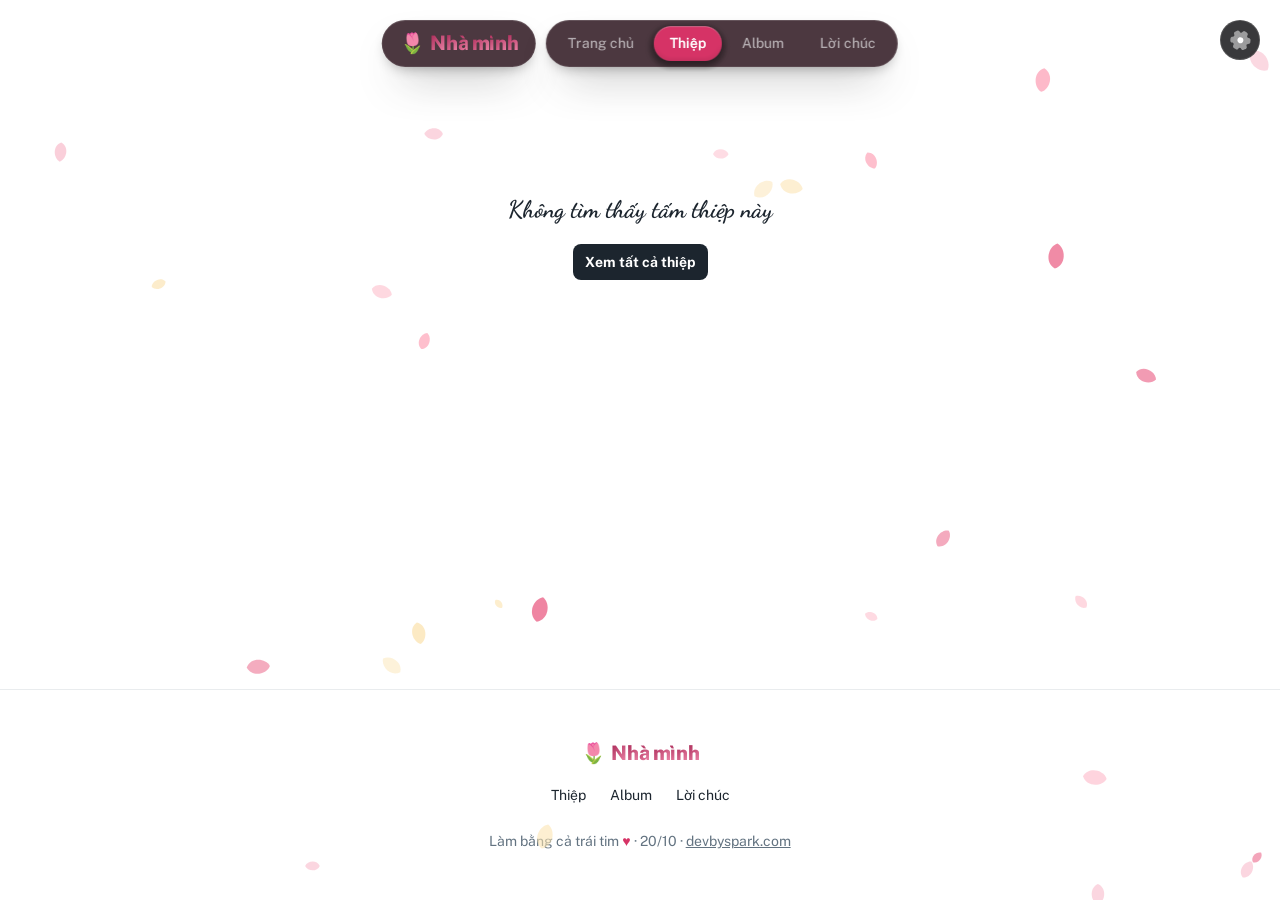
<file: thiep/_/index.html>
<!DOCTYPE html><html lang="vi" dir="ltr"><head><meta charSet="utf-8"/><link rel="preconnect" href="/" crossorigin=""/><meta name="viewport" content="width=device-width, initial-scale=1"/><link rel="stylesheet" href="/_next/static/chunks/1fokbakcivw5s.css" data-precedence="next"/><link rel="stylesheet" href="/_next/static/chunks/15a87598x8lxl.css" data-precedence="next"/><link rel="stylesheet" href="/_next/static/chunks/3i9ojja_zkn2w.css" data-precedence="next"/><link rel="stylesheet" href="/_next/static/chunks/43c-40y4ojcg-.css" data-precedence="next"/><link rel="preload" as="script" fetchPriority="low" href="/_next/static/chunks/3mc6dra1m0098.js"/><script src="/_next/static/chunks/00murl_11ua63.js" async=""></script><script src="/_next/static/chunks/1aijdav4dknbm.js" async=""></script><script src="/_next/static/chunks/1ledh2nc7-lcv.js" async=""></script><script src="/_next/static/chunks/turbopack-3e8g4905ehrmp.js" async=""></script><script src="/_next/static/chunks/0ezoeifx_kyq-.js" async=""></script><script src="/_next/static/chunks/0-u834wf1ras9.js" async=""></script><script src="/_next/static/chunks/3u1kwktm9dxa5.js" async=""></script><script src="/_next/static/chunks/0c5tq5n47noph.js" async=""></script><script src="/_next/static/chunks/0r34ipmquz5dc.js" async=""></script><script src="/_next/static/chunks/063f7o7c9pb4r.js" async=""></script><script src="/_next/static/chunks/1nhbs0giyd0g5.js" async=""></script><script src="/_next/static/chunks/0wqsx49fv4oo2.js" async=""></script><script src="/_next/static/chunks/1nj823rl6we4w.js" async=""></script><script src="/_next/static/chunks/2fx_cu5c6mvgk.js" async=""></script><script src="/_next/static/chunks/2i1gyzyfyiif0.js" async=""></script><script src="/_next/static/chunks/0pru23k6-e0m8.js" async=""></script><script src="/_next/static/chunks/1-o912xxpjquk.js" async=""></script><script src="/_next/static/chunks/1057xjdoe-yfp.js" async=""></script><meta name="theme-color" content="#D63366"/><title>Thiệp · Gia đình Xuân Bình</title><meta name="description" content="Gửi những người phụ nữ của gia đình mình — cảm ơn vì đã luôn là nắng ấm của ngôi nhà nhỏ."/><link rel="manifest" href="/manifest.webmanifest"/><meta property="og:title" content="Chúc mừng 20/10 🌷 Gửi những người phụ nữ của gia đình mình"/><meta property="og:description" content="Cảm ơn vì đã luôn là nắng ấm của ngôi nhà nhỏ. Mở thiệp nhé!"/><meta property="og:url" content="https://family.devbyspark.com/"/><meta property="og:locale" content="vi_VN"/><meta property="og:image" content="https://family.devbyspark.com/og.png"/><meta property="og:image:width" content="1200"/><meta property="og:image:height" content="630"/><meta property="og:type" content="website"/><meta name="twitter:card" content="summary_large_image"/><meta name="twitter:title" content="Chúc mừng 20/10 🌷 Gửi những người phụ nữ của gia đình mình"/><meta name="twitter:description" content="Cảm ơn vì đã luôn là nắng ấm của ngôi nhà nhỏ. Mở thiệp nhé!"/><meta name="twitter:image" content="https://family.devbyspark.com/og.png"/><meta name="twitter:image:width" content="1200"/><meta name="twitter:image:height" content="630"/><link rel="icon" href="/favicon.ico?favicon.2x4jdh7-6kxj1.ico" sizes="64x64" type="image/x-icon"/><link rel="icon" href="/icon.png?icon.0lujvbsg6a-1l.png" sizes="512x512" type="image/png"/><link rel="apple-touch-icon" href="/apple-icon.png?apple-icon.04yhaim695wx3.png" sizes="180x180" type="image/png"/><meta name="next-size-adjust" content=""/><script src="/_next/static/chunks/0cz1d0mv5g_q7.js" noModule=""></script><style data-emotion="css-global qniq00">html{-webkit-font-smoothing:antialiased;-moz-osx-font-smoothing:grayscale;box-sizing:border-box;-webkit-text-size-adjust:100%;}*,*::before,*::after{box-sizing:inherit;}strong,b{font-weight:700;}body{margin:0;color:var(--palette-text-primary);font-family:"Public Sans Variable",-apple-system,BlinkMacSystemFont,"Segoe UI",Roboto,"Helvetica Neue",Arial,sans-serif,"Apple Color Emoji","Segoe UI Emoji","Segoe UI Symbol";font-weight:400;font-size:1rem;line-height:1.5;background-color:var(--palette-background-default);}@media print{body{background-color:var(--palette-common-white);}}body::backdrop{background-color:var(--palette-background-default);}html{font-size:16px;}</style><style data-emotion="css-global u9e05w">body{--layout-nav-zIndex:1201;--layout-nav-mobile-width:288px;--layout-header-blur:8px;--layout-header-zIndex:1101;--layout-header-mobile-height:64px;--layout-header-desktop-height:72px;}</style><style data-emotion="css-global 1qdidnb">:root{--spacing:8px;--shape-borderRadius:8px;--shadows-0:none;--shadows-1:0px 2px 1px -1px rgba(0,0,0,0.2),0px 1px 1px 0px rgba(0,0,0,0.14),0px 1px 3px 0px rgba(0,0,0,0.12);--shadows-2:0px 3px 1px -2px rgba(0,0,0,0.2),0px 2px 2px 0px rgba(0,0,0,0.14),0px 1px 5px 0px rgba(0,0,0,0.12);--shadows-3:0px 3px 3px -2px rgba(0,0,0,0.2),0px 3px 4px 0px rgba(0,0,0,0.14),0px 1px 8px 0px rgba(0,0,0,0.12);--shadows-4:0px 2px 4px -1px rgba(0,0,0,0.2),0px 4px 5px 0px rgba(0,0,0,0.14),0px 1px 10px 0px rgba(0,0,0,0.12);--shadows-5:0px 3px 5px -1px rgba(0,0,0,0.2),0px 5px 8px 0px rgba(0,0,0,0.14),0px 1px 14px 0px rgba(0,0,0,0.12);--shadows-6:0px 3px 5px -1px rgba(0,0,0,0.2),0px 6px 10px 0px rgba(0,0,0,0.14),0px 1px 18px 0px rgba(0,0,0,0.12);--shadows-7:0px 4px 5px -2px rgba(0,0,0,0.2),0px 7px 10px 1px rgba(0,0,0,0.14),0px 2px 16px 1px rgba(0,0,0,0.12);--shadows-8:0px 5px 5px -3px rgba(0,0,0,0.2),0px 8px 10px 1px rgba(0,0,0,0.14),0px 3px 14px 2px rgba(0,0,0,0.12);--shadows-9:0px 5px 6px -3px rgba(0,0,0,0.2),0px 9px 12px 1px rgba(0,0,0,0.14),0px 3px 16px 2px rgba(0,0,0,0.12);--shadows-10:0px 6px 6px -3px rgba(0,0,0,0.2),0px 10px 14px 1px rgba(0,0,0,0.14),0px 4px 18px 3px rgba(0,0,0,0.12);--shadows-11:0px 6px 7px -4px rgba(0,0,0,0.2),0px 11px 15px 1px rgba(0,0,0,0.14),0px 4px 20px 3px rgba(0,0,0,0.12);--shadows-12:0px 7px 8px -4px rgba(0,0,0,0.2),0px 12px 17px 2px rgba(0,0,0,0.14),0px 5px 22px 4px rgba(0,0,0,0.12);--shadows-13:0px 7px 8px -4px rgba(0,0,0,0.2),0px 13px 19px 2px rgba(0,0,0,0.14),0px 5px 24px 4px rgba(0,0,0,0.12);--shadows-14:0px 7px 9px -4px rgba(0,0,0,0.2),0px 14px 21px 2px rgba(0,0,0,0.14),0px 5px 26px 4px rgba(0,0,0,0.12);--shadows-15:0px 8px 9px -5px rgba(0,0,0,0.2),0px 15px 22px 2px rgba(0,0,0,0.14),0px 6px 28px 5px rgba(0,0,0,0.12);--shadows-16:0px 8px 10px -5px rgba(0,0,0,0.2),0px 16px 24px 2px rgba(0,0,0,0.14),0px 6px 30px 5px rgba(0,0,0,0.12);--shadows-17:0px 8px 11px -5px rgba(0,0,0,0.2),0px 17px 26px 2px rgba(0,0,0,0.14),0px 6px 32px 5px rgba(0,0,0,0.12);--shadows-18:0px 9px 11px -5px rgba(0,0,0,0.2),0px 18px 28px 2px rgba(0,0,0,0.14),0px 7px 34px 6px rgba(0,0,0,0.12);--shadows-19:0px 9px 12px -6px rgba(0,0,0,0.2),0px 19px 29px 2px rgba(0,0,0,0.14),0px 7px 36px 6px rgba(0,0,0,0.12);--shadows-20:0px 10px 13px -6px rgba(0,0,0,0.2),0px 20px 31px 3px rgba(0,0,0,0.14),0px 8px 38px 7px rgba(0,0,0,0.12);--shadows-21:0px 10px 13px -6px rgba(0,0,0,0.2),0px 21px 33px 3px rgba(0,0,0,0.14),0px 8px 40px 7px rgba(0,0,0,0.12);--shadows-22:0px 10px 14px -6px rgba(0,0,0,0.2),0px 22px 35px 3px rgba(0,0,0,0.14),0px 8px 42px 7px rgba(0,0,0,0.12);--shadows-23:0px 11px 14px -7px rgba(0,0,0,0.2),0px 23px 36px 3px rgba(0,0,0,0.14),0px 9px 44px 8px rgba(0,0,0,0.12);--shadows-24:0px 11px 15px -7px rgba(0,0,0,0.2),0px 24px 38px 3px rgba(0,0,0,0.14),0px 9px 46px 8px rgba(0,0,0,0.12);--zIndex-mobileStepper:1000;--zIndex-fab:1050;--zIndex-speedDial:1050;--zIndex-appBar:1100;--zIndex-drawer:1200;--zIndex-modal:1300;--zIndex-snackbar:1400;--zIndex-tooltip:1500;--font-h1:800 2.5rem/1.25 "Barlow",-apple-system,BlinkMacSystemFont,"Segoe UI",Roboto,"Helvetica Neue",Arial,sans-serif,"Apple Color Emoji","Segoe UI Emoji","Segoe UI Symbol";--font-h2:800 2rem/1.3333333333333333 "Barlow",-apple-system,BlinkMacSystemFont,"Segoe UI",Roboto,"Helvetica Neue",Arial,sans-serif,"Apple Color Emoji","Segoe UI Emoji","Segoe UI Symbol";--font-h3:700 1.5rem/1.5 "Barlow",-apple-system,BlinkMacSystemFont,"Segoe UI",Roboto,"Helvetica Neue",Arial,sans-serif,"Apple Color Emoji","Segoe UI Emoji","Segoe UI Symbol";--font-h4:700 1.25rem/1.5 "Public Sans Variable",-apple-system,BlinkMacSystemFont,"Segoe UI",Roboto,"Helvetica Neue",Arial,sans-serif,"Apple Color Emoji","Segoe UI Emoji","Segoe UI Symbol";--font-h5:700 1.125rem/1.5 "Public Sans Variable",-apple-system,BlinkMacSystemFont,"Segoe UI",Roboto,"Helvetica Neue",Arial,sans-serif,"Apple Color Emoji","Segoe UI Emoji","Segoe UI Symbol";--font-h6:600 1.0625rem/1.5555555555555556 "Public Sans Variable",-apple-system,BlinkMacSystemFont,"Segoe UI",Roboto,"Helvetica Neue",Arial,sans-serif,"Apple Color Emoji","Segoe UI Emoji","Segoe UI Symbol";--font-subtitle1:600 1rem/1.5 "Public Sans Variable",-apple-system,BlinkMacSystemFont,"Segoe UI",Roboto,"Helvetica Neue",Arial,sans-serif,"Apple Color Emoji","Segoe UI Emoji","Segoe UI Symbol";--font-subtitle2:600 0.875rem/1.5714285714285714 "Public Sans Variable",-apple-system,BlinkMacSystemFont,"Segoe UI",Roboto,"Helvetica Neue",Arial,sans-serif,"Apple Color Emoji","Segoe UI Emoji","Segoe UI Symbol";--font-body1:400 1rem/1.5 "Public Sans Variable",-apple-system,BlinkMacSystemFont,"Segoe UI",Roboto,"Helvetica Neue",Arial,sans-serif,"Apple Color Emoji","Segoe UI Emoji","Segoe UI Symbol";--font-body2:400 0.875rem/1.5714285714285714 "Public Sans Variable",-apple-system,BlinkMacSystemFont,"Segoe UI",Roboto,"Helvetica Neue",Arial,sans-serif,"Apple Color Emoji","Segoe UI Emoji","Segoe UI Symbol";--font-caption:400 0.75rem/1.5 "Public Sans Variable",-apple-system,BlinkMacSystemFont,"Segoe UI",Roboto,"Helvetica Neue",Arial,sans-serif,"Apple Color Emoji","Segoe UI Emoji","Segoe UI Symbol";--font-overline:700 0.75rem/1.5 "Public Sans Variable",-apple-system,BlinkMacSystemFont,"Segoe UI",Roboto,"Helvetica Neue",Arial,sans-serif,"Apple Color Emoji","Segoe UI Emoji","Segoe UI Symbol";--font-button:700 0.875rem/1.7142857142857142 "Public Sans Variable",-apple-system,BlinkMacSystemFont,"Segoe UI",Roboto,"Helvetica Neue",Arial,sans-serif,"Apple Color Emoji","Segoe UI Emoji","Segoe UI Symbol";--font-inherit:inherit inherit/inherit inherit;}:root,[data-color-scheme="light"]{-webkit-print-color-scheme:light;color-scheme:light;--palette-primary-lighter:#FFE4EA;--palette-primary-light:#F48FB1;--palette-primary-main:#D63366;--palette-primary-dark:#A3204F;--palette-primary-darker:#5C1428;--palette-primary-contrastText:#FFFFFF;--palette-primary-lighterChannel:255 228 234;--palette-primary-lightChannel:244 143 177;--palette-primary-mainChannel:214 51 102;--palette-primary-darkChannel:163 32 79;--palette-primary-darkerChannel:92 20 40;--palette-primary-contrastTextChannel:255 255 255;--palette-secondary-lighter:#FFF1D6;--palette-secondary-light:#FFD08A;--palette-secondary-main:#E9A23B;--palette-secondary-dark:#B86E12;--palette-secondary-darker:#7A4100;--palette-secondary-contrastText:#FFFFFF;--palette-secondary-lighterChannel:255 241 214;--palette-secondary-lightChannel:255 208 138;--palette-secondary-mainChannel:233 162 59;--palette-secondary-darkChannel:184 110 18;--palette-secondary-darkerChannel:122 65 0;--palette-secondary-contrastTextChannel:255 255 255;--palette-info-lighter:#CAFDF5;--palette-info-light:#61F3F3;--palette-info-main:#00B8D9;--palette-info-dark:#006C9C;--palette-info-darker:#003768;--palette-info-contrastText:#FFFFFF;--palette-info-lighterChannel:202 253 245;--palette-info-lightChannel:97 243 243;--palette-info-mainChannel:0 184 217;--palette-info-darkChannel:0 108 156;--palette-info-darkerChannel:0 55 104;--palette-info-contrastTextChannel:255 255 255;--palette-success-lighter:#D3FCD2;--palette-success-light:#77ED8B;--palette-success-main:#22C55E;--palette-success-dark:#118D57;--palette-success-darker:#065E49;--palette-success-contrastText:#ffffff;--palette-success-lighterChannel:211 252 210;--palette-success-lightChannel:119 237 139;--palette-success-mainChannel:34 197 94;--palette-success-darkChannel:17 141 87;--palette-success-darkerChannel:6 94 73;--palette-success-contrastTextChannel:255 255 255;--palette-warning-lighter:#FFF5CC;--palette-warning-light:#FFD666;--palette-warning-main:#FFAB00;--palette-warning-dark:#B76E00;--palette-warning-darker:#7A4100;--palette-warning-contrastText:#1C252E;--palette-warning-lighterChannel:255 245 204;--palette-warning-lightChannel:255 214 102;--palette-warning-mainChannel:255 171 0;--palette-warning-darkChannel:183 110 0;--palette-warning-darkerChannel:122 65 0;--palette-warning-contrastTextChannel:28 37 46;--palette-error-lighter:#FFE9D5;--palette-error-light:#FFAC82;--palette-error-main:#FF5630;--palette-error-dark:#B71D18;--palette-error-darker:#7A0916;--palette-error-contrastText:#FFFFFF;--palette-error-lighterChannel:255 233 213;--palette-error-lightChannel:255 172 130;--palette-error-mainChannel:255 86 48;--palette-error-darkChannel:183 29 24;--palette-error-darkerChannel:122 9 22;--palette-error-contrastTextChannel:255 255 255;--palette-common-black:#000000;--palette-common-white:#FFFFFF;--palette-common-blackChannel:0 0 0;--palette-common-whiteChannel:255 255 255;--palette-common-background:#fff;--palette-common-onBackground:#000;--palette-common-backgroundChannel:255 255 255;--palette-common-onBackgroundChannel:0 0 0;--palette-grey-50:#FCFDFD;--palette-grey-100:#F9FAFB;--palette-grey-200:#F4F6F8;--palette-grey-300:#DFE3E8;--palette-grey-400:#C4CDD5;--palette-grey-500:#919EAB;--palette-grey-600:#637381;--palette-grey-700:#454F5B;--palette-grey-800:#1C252E;--palette-grey-900:#141A21;--palette-grey-50Channel:252 253 253;--palette-grey-100Channel:249 250 251;--palette-grey-200Channel:244 246 248;--palette-grey-300Channel:223 227 232;--palette-grey-400Channel:196 205 213;--palette-grey-500Channel:145 158 171;--palette-grey-600Channel:99 115 129;--palette-grey-700Channel:69 79 91;--palette-grey-800Channel:28 37 46;--palette-grey-900Channel:20 26 33;--palette-grey-A100:#f5f5f5;--palette-grey-A200:#eeeeee;--palette-grey-A400:#bdbdbd;--palette-grey-A700:#616161;--palette-divider:rgba(145 158 171 / 20%);--palette-text-primary:#1C252E;--palette-text-secondary:#637381;--palette-text-disabled:#919EAB;--palette-text-primaryChannel:28 37 46;--palette-text-secondaryChannel:99 115 129;--palette-text-disabledChannel:145 158 171;--palette-background-paper:#FFFFFF;--palette-background-default:#FFFFFF;--palette-background-neutral:#F4F6F8;--palette-background-paperChannel:255 255 255;--palette-background-defaultChannel:255 255 255;--palette-background-neutralChannel:244 246 248;--palette-action-hover:rgba(145 158 171 / 8%);--palette-action-selected:rgba(145 158 171 / 16%);--palette-action-focus:rgba(145 158 171 / 24%);--palette-action-disabled:rgba(145 158 171 / 80%);--palette-action-disabledBackground:rgba(145 158 171 / 24%);--palette-action-hoverOpacity:0.08;--palette-action-disabledOpacity:0.48;--palette-action-active:#637381;--palette-action-selectedOpacity:0.08;--palette-action-focusOpacity:0.12;--palette-action-activatedOpacity:0.12;--palette-action-activeChannel:99 115 129;--palette-action-selectedChannel:145;--palette-Alert-errorColor:rgb(102, 68, 52);--palette-Alert-infoColor:rgb(38, 97, 97);--palette-Alert-successColor:rgb(47, 94, 55);--palette-Alert-warningColor:rgb(102, 85, 40);--palette-Alert-errorFilledBg:var(--palette-error-main, #FF5630);--palette-Alert-infoFilledBg:var(--palette-info-main, #00B8D9);--palette-Alert-successFilledBg:var(--palette-success-main, #22C55E);--palette-Alert-warningFilledBg:var(--palette-warning-main, #FFAB00);--palette-Alert-errorFilledColor:#fff;--palette-Alert-infoFilledColor:rgba(0, 0, 0, 0.87);--palette-Alert-successFilledColor:rgba(0, 0, 0, 0.87);--palette-Alert-warningFilledColor:rgba(0, 0, 0, 0.87);--palette-Alert-errorStandardBg:rgb(255, 246, 242);--palette-Alert-infoStandardBg:rgb(239, 253, 253);--palette-Alert-successStandardBg:rgb(241, 253, 243);--palette-Alert-warningStandardBg:rgb(255, 250, 239);--palette-Alert-errorIconColor:var(--palette-error-main, #FF5630);--palette-Alert-infoIconColor:var(--palette-info-main, #00B8D9);--palette-Alert-successIconColor:var(--palette-success-main, #22C55E);--palette-Alert-warningIconColor:var(--palette-warning-main, #FFAB00);--palette-AppBar-defaultBg:var(--palette-grey-100, #F9FAFB);--palette-Avatar-defaultBg:var(--palette-grey-400, #C4CDD5);--palette-Button-inheritContainedBg:var(--palette-grey-300, #DFE3E8);--palette-Button-inheritContainedHoverBg:var(--palette-grey-A100, #f5f5f5);--palette-Chip-defaultBorder:var(--palette-grey-400, #C4CDD5);--palette-Chip-defaultAvatarColor:var(--palette-grey-700, #454F5B);--palette-Chip-defaultIconColor:var(--palette-grey-700, #454F5B);--palette-FilledInput-bg:rgba(0, 0, 0, 0.06);--palette-FilledInput-hoverBg:rgba(0, 0, 0, 0.09);--palette-FilledInput-disabledBg:rgba(0, 0, 0, 0.12);--palette-LinearProgress-primaryBg:rgb(239, 177, 196);--palette-LinearProgress-secondaryBg:rgb(246, 219, 180);--palette-LinearProgress-errorBg:rgb(255, 190, 176);--palette-LinearProgress-infoBg:rgb(158, 228, 240);--palette-LinearProgress-successBg:rgb(171, 232, 193);--palette-LinearProgress-warningBg:rgb(255, 223, 158);--palette-Skeleton-bg:rgba(var(--palette-text-primaryChannel, 28 37 46) / 0.11);--palette-Slider-primaryTrack:rgb(239, 177, 196);--palette-Slider-secondaryTrack:rgb(246, 219, 180);--palette-Slider-errorTrack:rgb(255, 190, 176);--palette-Slider-infoTrack:rgb(158, 228, 240);--palette-Slider-successTrack:rgb(171, 232, 193);--palette-Slider-warningTrack:rgb(255, 223, 158);--palette-SnackbarContent-bg:rgb(50, 50, 50);--palette-SnackbarContent-color:#fff;--palette-SpeedDialAction-fabHoverBg:rgb(216, 216, 216);--palette-StepConnector-border:var(--palette-grey-400, #C4CDD5);--palette-StepContent-border:var(--palette-grey-400, #C4CDD5);--palette-Switch-defaultColor:var(--palette-common-white, #FFFFFF);--palette-Switch-defaultDisabledColor:var(--palette-grey-100, #F9FAFB);--palette-Switch-primaryDisabledColor:rgb(239, 177, 196);--palette-Switch-secondaryDisabledColor:rgb(246, 219, 180);--palette-Switch-errorDisabledColor:rgb(255, 190, 176);--palette-Switch-infoDisabledColor:rgb(158, 228, 240);--palette-Switch-successDisabledColor:rgb(171, 232, 193);--palette-Switch-warningDisabledColor:rgb(255, 223, 158);--palette-TableCell-border:rgba(241, NaN, NaN, 1);--palette-Tooltip-bg:rgba(69, 79, 91, 0.92);--palette-dividerChannel:145;--shadows-0:none;--shadows-1:0px 2px 1px -1px rgba(145 158 171 / 20%),0px 1px 1px 0px rgba(145 158 171 / 14%),0px 1px 3px 0px rgba(145 158 171 / 12%);--shadows-2:0px 3px 1px -2px rgba(145 158 171 / 20%),0px 2px 2px 0px rgba(145 158 171 / 14%),0px 1px 5px 0px rgba(145 158 171 / 12%);--shadows-3:0px 3px 3px -2px rgba(145 158 171 / 20%),0px 3px 4px 0px rgba(145 158 171 / 14%),0px 1px 8px 0px rgba(145 158 171 / 12%);--shadows-4:0px 2px 4px -1px rgba(145 158 171 / 20%),0px 4px 5px 0px rgba(145 158 171 / 14%),0px 1px 10px 0px rgba(145 158 171 / 12%);--shadows-5:0px 3px 5px -1px rgba(145 158 171 / 20%),0px 5px 8px 0px rgba(145 158 171 / 14%),0px 1px 14px 0px rgba(145 158 171 / 12%);--shadows-6:0px 3px 5px -1px rgba(145 158 171 / 20%),0px 6px 10px 0px rgba(145 158 171 / 14%),0px 1px 18px 0px rgba(145 158 171 / 12%);--shadows-7:0px 4px 5px -2px rgba(145 158 171 / 20%),0px 7px 10px 1px rgba(145 158 171 / 14%),0px 2px 16px 1px rgba(145 158 171 / 12%);--shadows-8:0px 5px 5px -3px rgba(145 158 171 / 20%),0px 8px 10px 1px rgba(145 158 171 / 14%),0px 3px 14px 2px rgba(145 158 171 / 12%);--shadows-9:0px 5px 6px -3px rgba(145 158 171 / 20%),0px 9px 12px 1px rgba(145 158 171 / 14%),0px 3px 16px 2px rgba(145 158 171 / 12%);--shadows-10:0px 6px 6px -3px rgba(145 158 171 / 20%),0px 10px 14px 1px rgba(145 158 171 / 14%),0px 4px 18px 3px rgba(145 158 171 / 12%);--shadows-11:0px 6px 7px -4px rgba(145 158 171 / 20%),0px 11px 15px 1px rgba(145 158 171 / 14%),0px 4px 20px 3px rgba(145 158 171 / 12%);--shadows-12:0px 7px 8px -4px rgba(145 158 171 / 20%),0px 12px 17px 2px rgba(145 158 171 / 14%),0px 5px 22px 4px rgba(145 158 171 / 12%);--shadows-13:0px 7px 8px -4px rgba(145 158 171 / 20%),0px 13px 19px 2px rgba(145 158 171 / 14%),0px 5px 24px 4px rgba(145 158 171 / 12%);--shadows-14:0px 7px 9px -4px rgba(145 158 171 / 20%),0px 14px 21px 2px rgba(145 158 171 / 14%),0px 5px 26px 4px rgba(145 158 171 / 12%);--shadows-15:0px 8px 9px -5px rgba(145 158 171 / 20%),0px 15px 22px 2px rgba(145 158 171 / 14%),0px 6px 28px 5px rgba(145 158 171 / 12%);--shadows-16:0px 8px 10px -5px rgba(145 158 171 / 20%),0px 16px 24px 2px rgba(145 158 171 / 14%),0px 6px 30px 5px rgba(145 158 171 / 12%);--shadows-17:0px 8px 11px -5px rgba(145 158 171 / 20%),0px 17px 26px 2px rgba(145 158 171 / 14%),0px 6px 32px 5px rgba(145 158 171 / 12%);--shadows-18:0px 9px 11px -5px rgba(145 158 171 / 20%),0px 18px 28px 2px rgba(145 158 171 / 14%),0px 7px 34px 6px rgba(145 158 171 / 12%);--shadows-19:0px 9px 12px -6px rgba(145 158 171 / 20%),0px 19px 29px 2px rgba(145 158 171 / 14%),0px 7px 36px 6px rgba(145 158 171 / 12%);--shadows-20:0px 10px 13px -6px rgba(145 158 171 / 20%),0px 20px 31px 3px rgba(145 158 171 / 14%),0px 8px 38px 7px rgba(145 158 171 / 12%);--shadows-21:0px 10px 13px -6px rgba(145 158 171 / 20%),0px 21px 33px 3px rgba(145 158 171 / 14%),0px 8px 40px 7px rgba(145 158 171 / 12%);--shadows-22:0px 10px 14px -6px rgba(145 158 171 / 20%),0px 22px 35px 3px rgba(145 158 171 / 14%),0px 8px 42px 7px rgba(145 158 171 / 12%);--shadows-23:0px 11px 14px -7px rgba(145 158 171 / 20%),0px 23px 36px 3px rgba(145 158 171 / 14%),0px 9px 44px 8px rgba(145 158 171 / 12%);--shadows-24:0px 11px 15px -7px rgba(145 158 171 / 20%),0px 24px 38px 3px rgba(145 158 171 / 14%),0px 9px 46px 8px rgba(145 158 171 / 12%);--customShadows-z1:0 1px 2px 0 rgba(145 158 171 / 16%);--customShadows-z4:0 4px 8px 0 rgba(145 158 171 / 16%);--customShadows-z8:0 8px 16px 0 rgba(145 158 171 / 16%);--customShadows-z12:0 12px 24px -4px rgba(145 158 171 / 16%);--customShadows-z16:0 16px 32px -4px rgba(145 158 171 / 16%);--customShadows-z20:0 20px 40px -4px rgba(145 158 171 / 16%);--customShadows-z24:0 24px 48px 0 rgba(145 158 171 / 16%);--customShadows-dialog:-40px 40px 80px -8px rgba(0 0 0 / 24%);--customShadows-card:0 0 2px 0 rgba(145 158 171 / 20%),0 12px 24px -4px rgba(145 158 171 / 12%);--customShadows-dropdown:0 0 2px 0 rgba(145 158 171 / 24%),-20px 20px 40px -4px rgba(145 158 171 / 24%);--customShadows-primary:0 8px 16px 0 rgba(214 51 102 / 24%);--customShadows-secondary:0 8px 16px 0 rgba(233 162 59 / 24%);--customShadows-info:0 8px 16px 0 rgba(0 184 217 / 24%);--customShadows-success:0 8px 16px 0 rgba(34 197 94 / 24%);--customShadows-warning:0 8px 16px 0 rgba(255 171 0 / 24%);--customShadows-error:0 8px 16px 0 rgba(255 86 48 / 24%);--opacity-inputPlaceholder:0.42;--opacity-inputUnderline:0.42;--opacity-switchTrackDisabled:0.12;--opacity-switchTrack:0.38;}[data-color-scheme="dark"]{-webkit-print-color-scheme:dark;color-scheme:dark;--palette-common-black:#000000;--palette-common-white:#FFFFFF;--palette-common-blackChannel:0 0 0;--palette-common-whiteChannel:255 255 255;--palette-common-background:#000;--palette-common-onBackground:#fff;--palette-common-backgroundChannel:0 0 0;--palette-common-onBackgroundChannel:255 255 255;--palette-primary-lighter:#FFE4EA;--palette-primary-light:#F48FB1;--palette-primary-main:#D63366;--palette-primary-dark:#A3204F;--palette-primary-darker:#5C1428;--palette-primary-contrastText:#FFFFFF;--palette-primary-lighterChannel:255 228 234;--palette-primary-lightChannel:244 143 177;--palette-primary-mainChannel:214 51 102;--palette-primary-darkChannel:163 32 79;--palette-primary-darkerChannel:92 20 40;--palette-primary-contrastTextChannel:255 255 255;--palette-secondary-lighter:#FFF1D6;--palette-secondary-light:#FFD08A;--palette-secondary-main:#E9A23B;--palette-secondary-dark:#B86E12;--palette-secondary-darker:#7A4100;--palette-secondary-contrastText:#FFFFFF;--palette-secondary-lighterChannel:255 241 214;--palette-secondary-lightChannel:255 208 138;--palette-secondary-mainChannel:233 162 59;--palette-secondary-darkChannel:184 110 18;--palette-secondary-darkerChannel:122 65 0;--palette-secondary-contrastTextChannel:255 255 255;--palette-error-lighter:#FFE9D5;--palette-error-light:#FFAC82;--palette-error-main:#FF5630;--palette-error-dark:#B71D18;--palette-error-darker:#7A0916;--palette-error-contrastText:#FFFFFF;--palette-error-lighterChannel:255 233 213;--palette-error-lightChannel:255 172 130;--palette-error-mainChannel:255 86 48;--palette-error-darkChannel:183 29 24;--palette-error-darkerChannel:122 9 22;--palette-error-contrastTextChannel:255 255 255;--palette-warning-lighter:#FFF5CC;--palette-warning-light:#FFD666;--palette-warning-main:#FFAB00;--palette-warning-dark:#B76E00;--palette-warning-darker:#7A4100;--palette-warning-contrastText:#1C252E;--palette-warning-lighterChannel:255 245 204;--palette-warning-lightChannel:255 214 102;--palette-warning-mainChannel:255 171 0;--palette-warning-darkChannel:183 110 0;--palette-warning-darkerChannel:122 65 0;--palette-warning-contrastTextChannel:28 37 46;--palette-info-lighter:#CAFDF5;--palette-info-light:#61F3F3;--palette-info-main:#00B8D9;--palette-info-dark:#006C9C;--palette-info-darker:#003768;--palette-info-contrastText:#FFFFFF;--palette-info-lighterChannel:202 253 245;--palette-info-lightChannel:97 243 243;--palette-info-mainChannel:0 184 217;--palette-info-darkChannel:0 108 156;--palette-info-darkerChannel:0 55 104;--palette-info-contrastTextChannel:255 255 255;--palette-success-lighter:#D3FCD2;--palette-success-light:#77ED8B;--palette-success-main:#22C55E;--palette-success-dark:#118D57;--palette-success-darker:#065E49;--palette-success-contrastText:#ffffff;--palette-success-lighterChannel:211 252 210;--palette-success-lightChannel:119 237 139;--palette-success-mainChannel:34 197 94;--palette-success-darkChannel:17 141 87;--palette-success-darkerChannel:6 94 73;--palette-success-contrastTextChannel:255 255 255;--palette-grey-50:#FCFDFD;--palette-grey-100:#F9FAFB;--palette-grey-200:#F4F6F8;--palette-grey-300:#DFE3E8;--palette-grey-400:#C4CDD5;--palette-grey-500:#919EAB;--palette-grey-600:#637381;--palette-grey-700:#454F5B;--palette-grey-800:#1C252E;--palette-grey-900:#141A21;--palette-grey-A100:#f5f5f5;--palette-grey-A200:#eeeeee;--palette-grey-A400:#bdbdbd;--palette-grey-A700:#616161;--palette-grey-50Channel:252 253 253;--palette-grey-100Channel:249 250 251;--palette-grey-200Channel:244 246 248;--palette-grey-300Channel:223 227 232;--palette-grey-400Channel:196 205 213;--palette-grey-500Channel:145 158 171;--palette-grey-600Channel:99 115 129;--palette-grey-700Channel:69 79 91;--palette-grey-800Channel:28 37 46;--palette-grey-900Channel:20 26 33;--palette-text-primary:#FFFFFF;--palette-text-secondary:#919EAB;--palette-text-disabled:#637381;--palette-text-icon:rgba(255, 255, 255, 0.5);--palette-text-primaryChannel:255 255 255;--palette-text-secondaryChannel:145 158 171;--palette-text-disabledChannel:99 115 129;--palette-divider:rgba(145 158 171 / 20%);--palette-background-paper:#1C252E;--palette-background-default:#141A21;--palette-background-neutral:#28323D;--palette-background-paperChannel:28 37 46;--palette-background-defaultChannel:20 26 33;--palette-background-neutralChannel:40 50 61;--palette-action-active:#919EAB;--palette-action-hover:rgba(145 158 171 / 8%);--palette-action-hoverOpacity:0.08;--palette-action-selected:rgba(145 158 171 / 16%);--palette-action-selectedOpacity:0.16;--palette-action-disabled:rgba(145 158 171 / 80%);--palette-action-disabledBackground:rgba(145 158 171 / 24%);--palette-action-disabledOpacity:0.48;--palette-action-focus:rgba(145 158 171 / 24%);--palette-action-focusOpacity:0.12;--palette-action-activatedOpacity:0.24;--palette-action-activeChannel:145 158 171;--palette-action-selectedChannel:145;--palette-Alert-errorColor:rgb(255, 221, 205);--palette-Alert-infoColor:rgb(191, 250, 250);--palette-Alert-successColor:rgb(200, 247, 208);--palette-Alert-warningColor:rgb(255, 238, 193);--palette-Alert-errorFilledBg:var(--palette-error-dark, #B71D18);--palette-Alert-infoFilledBg:var(--palette-info-dark, #006C9C);--palette-Alert-successFilledBg:var(--palette-success-dark, #118D57);--palette-Alert-warningFilledBg:var(--palette-warning-dark, #B76E00);--palette-Alert-errorFilledColor:#fff;--palette-Alert-infoFilledColor:#fff;--palette-Alert-successFilledColor:#fff;--palette-Alert-warningFilledColor:#fff;--palette-Alert-errorStandardBg:rgb(25, 17, 12);--palette-Alert-infoStandardBg:rgb(9, 24, 24);--palette-Alert-successStandardBg:rgb(11, 23, 13);--palette-Alert-warningStandardBg:rgb(25, 21, 10);--palette-Alert-errorIconColor:var(--palette-error-main, #FF5630);--palette-Alert-infoIconColor:var(--palette-info-main, #00B8D9);--palette-Alert-successIconColor:var(--palette-success-main, #22C55E);--palette-Alert-warningIconColor:var(--palette-warning-main, #FFAB00);--palette-AppBar-defaultBg:var(--palette-grey-900, #141A21);--palette-AppBar-darkBg:var(--palette-background-paper, #1C252E);--palette-AppBar-darkColor:var(--palette-text-primary, #FFFFFF);--palette-Avatar-defaultBg:var(--palette-grey-600, #637381);--palette-Button-inheritContainedBg:var(--palette-grey-800, #1C252E);--palette-Button-inheritContainedHoverBg:var(--palette-grey-700, #454F5B);--palette-Chip-defaultBorder:var(--palette-grey-700, #454F5B);--palette-Chip-defaultAvatarColor:var(--palette-grey-300, #DFE3E8);--palette-Chip-defaultIconColor:var(--palette-grey-300, #DFE3E8);--palette-FilledInput-bg:rgba(255, 255, 255, 0.09);--palette-FilledInput-hoverBg:rgba(255, 255, 255, 0.13);--palette-FilledInput-disabledBg:rgba(255, 255, 255, 0.12);--palette-LinearProgress-primaryBg:rgb(107, 25, 51);--palette-LinearProgress-secondaryBg:rgb(116, 81, 29);--palette-LinearProgress-errorBg:rgb(127, 43, 24);--palette-LinearProgress-infoBg:rgb(0, 92, 108);--palette-LinearProgress-successBg:rgb(17, 98, 47);--palette-LinearProgress-warningBg:rgb(127, 85, 0);--palette-Skeleton-bg:rgba(var(--palette-text-primaryChannel, 255 255 255) / 0.13);--palette-Slider-primaryTrack:rgb(107, 25, 51);--palette-Slider-secondaryTrack:rgb(116, 81, 29);--palette-Slider-errorTrack:rgb(127, 43, 24);--palette-Slider-infoTrack:rgb(0, 92, 108);--palette-Slider-successTrack:rgb(17, 98, 47);--palette-Slider-warningTrack:rgb(127, 85, 0);--palette-SnackbarContent-bg:rgb(250, 250, 250);--palette-SnackbarContent-color:rgba(0, 0, 0, 0.87);--palette-SpeedDialAction-fabHoverBg:rgb(62, 69, 77);--palette-StepConnector-border:var(--palette-grey-600, #637381);--palette-StepContent-border:var(--palette-grey-600, #637381);--palette-Switch-defaultColor:var(--palette-grey-300, #DFE3E8);--palette-Switch-defaultDisabledColor:var(--palette-grey-600, #637381);--palette-Switch-primaryDisabledColor:rgb(96, 22, 45);--palette-Switch-secondaryDisabledColor:rgb(104, 72, 26);--palette-Switch-errorDisabledColor:rgb(114, 38, 21);--palette-Switch-infoDisabledColor:rgb(0, 82, 97);--palette-Switch-successDisabledColor:rgb(15, 88, 42);--palette-Switch-warningDisabledColor:rgb(114, 76, 0);--palette-TableCell-border:rgba(46, NaN, NaN, 1);--palette-Tooltip-bg:rgba(69, 79, 91, 0.92);--palette-dividerChannel:145;--opacity-inputPlaceholder:0.5;--opacity-inputUnderline:0.7;--opacity-switchTrackDisabled:0.2;--opacity-switchTrack:0.3;--overlays-0:none;--overlays-1:linear-gradient(rgba(255 255 255 / 0.051), rgba(255 255 255 / 0.051));--overlays-2:linear-gradient(rgba(255 255 255 / 0.069), rgba(255 255 255 / 0.069));--overlays-3:linear-gradient(rgba(255 255 255 / 0.082), rgba(255 255 255 / 0.082));--overlays-4:linear-gradient(rgba(255 255 255 / 0.092), rgba(255 255 255 / 0.092));--overlays-5:linear-gradient(rgba(255 255 255 / 0.101), rgba(255 255 255 / 0.101));--overlays-6:linear-gradient(rgba(255 255 255 / 0.108), rgba(255 255 255 / 0.108));--overlays-7:linear-gradient(rgba(255 255 255 / 0.114), rgba(255 255 255 / 0.114));--overlays-8:linear-gradient(rgba(255 255 255 / 0.119), rgba(255 255 255 / 0.119));--overlays-9:linear-gradient(rgba(255 255 255 / 0.124), rgba(255 255 255 / 0.124));--overlays-10:linear-gradient(rgba(255 255 255 / 0.128), rgba(255 255 255 / 0.128));--overlays-11:linear-gradient(rgba(255 255 255 / 0.132), rgba(255 255 255 / 0.132));--overlays-12:linear-gradient(rgba(255 255 255 / 0.135), rgba(255 255 255 / 0.135));--overlays-13:linear-gradient(rgba(255 255 255 / 0.139), rgba(255 255 255 / 0.139));--overlays-14:linear-gradient(rgba(255 255 255 / 0.142), rgba(255 255 255 / 0.142));--overlays-15:linear-gradient(rgba(255 255 255 / 0.145), rgba(255 255 255 / 0.145));--overlays-16:linear-gradient(rgba(255 255 255 / 0.147), rgba(255 255 255 / 0.147));--overlays-17:linear-gradient(rgba(255 255 255 / 0.15), rgba(255 255 255 / 0.15));--overlays-18:linear-gradient(rgba(255 255 255 / 0.152), rgba(255 255 255 / 0.152));--overlays-19:linear-gradient(rgba(255 255 255 / 0.155), rgba(255 255 255 / 0.155));--overlays-20:linear-gradient(rgba(255 255 255 / 0.157), rgba(255 255 255 / 0.157));--overlays-21:linear-gradient(rgba(255 255 255 / 0.159), rgba(255 255 255 / 0.159));--overlays-22:linear-gradient(rgba(255 255 255 / 0.161), rgba(255 255 255 / 0.161));--overlays-23:linear-gradient(rgba(255 255 255 / 0.163), rgba(255 255 255 / 0.163));--overlays-24:linear-gradient(rgba(255 255 255 / 0.165), rgba(255 255 255 / 0.165));--shadows-0:none;--shadows-1:0px 2px 1px -1px rgba(0 0 0 / 20%),0px 1px 1px 0px rgba(0 0 0 / 14%),0px 1px 3px 0px rgba(0 0 0 / 12%);--shadows-2:0px 3px 1px -2px rgba(0 0 0 / 20%),0px 2px 2px 0px rgba(0 0 0 / 14%),0px 1px 5px 0px rgba(0 0 0 / 12%);--shadows-3:0px 3px 3px -2px rgba(0 0 0 / 20%),0px 3px 4px 0px rgba(0 0 0 / 14%),0px 1px 8px 0px rgba(0 0 0 / 12%);--shadows-4:0px 2px 4px -1px rgba(0 0 0 / 20%),0px 4px 5px 0px rgba(0 0 0 / 14%),0px 1px 10px 0px rgba(0 0 0 / 12%);--shadows-5:0px 3px 5px -1px rgba(0 0 0 / 20%),0px 5px 8px 0px rgba(0 0 0 / 14%),0px 1px 14px 0px rgba(0 0 0 / 12%);--shadows-6:0px 3px 5px -1px rgba(0 0 0 / 20%),0px 6px 10px 0px rgba(0 0 0 / 14%),0px 1px 18px 0px rgba(0 0 0 / 12%);--shadows-7:0px 4px 5px -2px rgba(0 0 0 / 20%),0px 7px 10px 1px rgba(0 0 0 / 14%),0px 2px 16px 1px rgba(0 0 0 / 12%);--shadows-8:0px 5px 5px -3px rgba(0 0 0 / 20%),0px 8px 10px 1px rgba(0 0 0 / 14%),0px 3px 14px 2px rgba(0 0 0 / 12%);--shadows-9:0px 5px 6px -3px rgba(0 0 0 / 20%),0px 9px 12px 1px rgba(0 0 0 / 14%),0px 3px 16px 2px rgba(0 0 0 / 12%);--shadows-10:0px 6px 6px -3px rgba(0 0 0 / 20%),0px 10px 14px 1px rgba(0 0 0 / 14%),0px 4px 18px 3px rgba(0 0 0 / 12%);--shadows-11:0px 6px 7px -4px rgba(0 0 0 / 20%),0px 11px 15px 1px rgba(0 0 0 / 14%),0px 4px 20px 3px rgba(0 0 0 / 12%);--shadows-12:0px 7px 8px -4px rgba(0 0 0 / 20%),0px 12px 17px 2px rgba(0 0 0 / 14%),0px 5px 22px 4px rgba(0 0 0 / 12%);--shadows-13:0px 7px 8px -4px rgba(0 0 0 / 20%),0px 13px 19px 2px rgba(0 0 0 / 14%),0px 5px 24px 4px rgba(0 0 0 / 12%);--shadows-14:0px 7px 9px -4px rgba(0 0 0 / 20%),0px 14px 21px 2px rgba(0 0 0 / 14%),0px 5px 26px 4px rgba(0 0 0 / 12%);--shadows-15:0px 8px 9px -5px rgba(0 0 0 / 20%),0px 15px 22px 2px rgba(0 0 0 / 14%),0px 6px 28px 5px rgba(0 0 0 / 12%);--shadows-16:0px 8px 10px -5px rgba(0 0 0 / 20%),0px 16px 24px 2px rgba(0 0 0 / 14%),0px 6px 30px 5px rgba(0 0 0 / 12%);--shadows-17:0px 8px 11px -5px rgba(0 0 0 / 20%),0px 17px 26px 2px rgba(0 0 0 / 14%),0px 6px 32px 5px rgba(0 0 0 / 12%);--shadows-18:0px 9px 11px -5px rgba(0 0 0 / 20%),0px 18px 28px 2px rgba(0 0 0 / 14%),0px 7px 34px 6px rgba(0 0 0 / 12%);--shadows-19:0px 9px 12px -6px rgba(0 0 0 / 20%),0px 19px 29px 2px rgba(0 0 0 / 14%),0px 7px 36px 6px rgba(0 0 0 / 12%);--shadows-20:0px 10px 13px -6px rgba(0 0 0 / 20%),0px 20px 31px 3px rgba(0 0 0 / 14%),0px 8px 38px 7px rgba(0 0 0 / 12%);--shadows-21:0px 10px 13px -6px rgba(0 0 0 / 20%),0px 21px 33px 3px rgba(0 0 0 / 14%),0px 8px 40px 7px rgba(0 0 0 / 12%);--shadows-22:0px 10px 14px -6px rgba(0 0 0 / 20%),0px 22px 35px 3px rgba(0 0 0 / 14%),0px 8px 42px 7px rgba(0 0 0 / 12%);--shadows-23:0px 11px 14px -7px rgba(0 0 0 / 20%),0px 23px 36px 3px rgba(0 0 0 / 14%),0px 9px 44px 8px rgba(0 0 0 / 12%);--shadows-24:0px 11px 15px -7px rgba(0 0 0 / 20%),0px 24px 38px 3px rgba(0 0 0 / 14%),0px 9px 46px 8px rgba(0 0 0 / 12%);--customShadows-z1:0 1px 2px 0 rgba(0 0 0 / 16%);--customShadows-z4:0 4px 8px 0 rgba(0 0 0 / 16%);--customShadows-z8:0 8px 16px 0 rgba(0 0 0 / 16%);--customShadows-z12:0 12px 24px -4px rgba(0 0 0 / 16%);--customShadows-z16:0 16px 32px -4px rgba(0 0 0 / 16%);--customShadows-z20:0 20px 40px -4px rgba(0 0 0 / 16%);--customShadows-z24:0 24px 48px 0 rgba(0 0 0 / 16%);--customShadows-dialog:-40px 40px 80px -8px rgba(0 0 0 / 24%);--customShadows-card:0 0 2px 0 rgba(0 0 0 / 20%),0 12px 24px -4px rgba(0 0 0 / 12%);--customShadows-dropdown:0 0 2px 0 rgba(0 0 0 / 24%),-20px 20px 40px -4px rgba(0 0 0 / 24%);--customShadows-primary:0 8px 16px 0 rgba(214 51 102 / 24%);--customShadows-secondary:0 8px 16px 0 rgba(233 162 59 / 24%);--customShadows-info:0 8px 16px 0 rgba(0 184 217 / 24%);--customShadows-success:0 8px 16px 0 rgba(34 197 94 / 24%);--customShadows-warning:0 8px 16px 0 rgba(255 171 0 / 24%);--customShadows-error:0 8px 16px 0 rgba(255 86 48 / 24%);}</style><style data-emotion="css lcs3gc 0 9ecyen 16g5tq7 hltb5i xcj1iu 14nbxx6 1uvsvwr xt49xd 1mzjf29 chz7cr mz9m0q 5p47go igkodi x85jlf rgrkku 7cs04n 1e3lqck 1o4bjxm 5mazpv kqrgt1 1qvprvs xln5tn 3wvdnu 5cz62f 1uuw4iz">.css-lcs3gc{z-index:var(--zIndex-drawer);}.css-9ecyen{-webkit-text-decoration:none;text-decoration:none;display:-webkit-inline-box;display:-webkit-inline-flex;display:-ms-inline-flexbox;display:inline-flex;-webkit-align-items:center;-webkit-box-align:center;-ms-flex-align:center;align-items:center;}.css-16g5tq7{margin:0;font:inherit;line-height:inherit;letter-spacing:inherit;color:var(--palette-primary-main);-webkit-text-decoration:none;text-decoration:none;display:-webkit-inline-box;display:-webkit-inline-flex;display:-ms-inline-flexbox;display:inline-flex;-webkit-align-items:center;-webkit-box-align:center;-ms-flex-align:center;align-items:center;}.css-hltb5i{font-weight:800;letter-spacing:-0.02em;font-size:20px;white-space:nowrap;}.css-xcj1iu{margin-right:calc(0.75 * var(--spacing));}.css-14nbxx6{position:fixed;inset:0;pointer-events:none;z-index:1300;}@media (min-width:0px){.css-14nbxx6{display:block;}}@media (min-width:900px){.css-14nbxx6{display:none;}}.css-1uvsvwr{width:22px;height:22px;-webkit-flex-shrink:0;-ms-flex-negative:0;flex-shrink:0;display:-webkit-inline-box;display:-webkit-inline-flex;display:-ms-inline-flexbox;display:inline-flex;}.css-xt49xd{text-align:center;-webkit-flex:0 0 auto;-ms-flex:0 0 auto;flex:0 0 auto;font-size:1.5rem;padding:8px;border-radius:50%;color:var(--palette-action-active);-webkit-transition:background-color 150ms cubic-bezier(0.4, 0, 0.2, 1) 0ms;transition:background-color 150ms cubic-bezier(0.4, 0, 0.2, 1) 0ms;--IconButton-hoverBg:rgba(var(--palette-action-activeChannel) / var(--palette-action-hoverOpacity));padding:calc(0 * var(--spacing));width:40px;height:40px;position:fixed;z-index:1301;color:#fff;background-color:rgba(14, 14, 17, 0.82);border:1px solid rgba(255, 255, 255, 0.12);-webkit-backdrop-filter:blur(20px) saturate(180%);backdrop-filter:blur(20px) saturate(180%);}.css-xt49xd:hover{background-color:var(--IconButton-hoverBg);}@media (hover: none){.css-xt49xd:hover{background-color:transparent;}}.css-xt49xd.Mui-disabled{background-color:transparent;color:var(--palette-action-disabled);}.css-xt49xd.MuiIconButton-loading{color:transparent;}@media (min-width:0px){.css-xt49xd{top:14px;right:14px;}}@media (min-width:900px){.css-xt49xd{top:20px;right:20px;}}.css-xt49xd:hover{background-color:rgba(14, 14, 17, 0.95);}.css-1mzjf29{display:-webkit-inline-box;display:-webkit-inline-flex;display:-ms-inline-flexbox;display:inline-flex;-webkit-align-items:center;-webkit-box-align:center;-ms-flex-align:center;align-items:center;-webkit-box-pack:center;-ms-flex-pack:center;-webkit-justify-content:center;justify-content:center;position:relative;box-sizing:border-box;-webkit-tap-highlight-color:transparent;background-color:transparent;outline:0;border:0;margin:0;border-radius:0;padding:0;cursor:pointer;-webkit-user-select:none;-moz-user-select:none;-ms-user-select:none;user-select:none;vertical-align:middle;-moz-appearance:none;-webkit-appearance:none;-webkit-text-decoration:none;text-decoration:none;color:inherit;font-family:"Public Sans Variable",-apple-system,BlinkMacSystemFont,"Segoe UI",Roboto,"Helvetica Neue",Arial,sans-serif,"Apple Color Emoji","Segoe UI Emoji","Segoe UI Symbol";text-align:center;-webkit-flex:0 0 auto;-ms-flex:0 0 auto;flex:0 0 auto;font-size:1.5rem;padding:8px;border-radius:50%;color:var(--palette-action-active);-webkit-transition:background-color 150ms cubic-bezier(0.4, 0, 0.2, 1) 0ms;transition:background-color 150ms cubic-bezier(0.4, 0, 0.2, 1) 0ms;--IconButton-hoverBg:rgba(var(--palette-action-activeChannel) / var(--palette-action-hoverOpacity));padding:calc(0 * var(--spacing));width:40px;height:40px;position:fixed;z-index:1301;color:#fff;background-color:rgba(14, 14, 17, 0.82);border:1px solid rgba(255, 255, 255, 0.12);-webkit-backdrop-filter:blur(20px) saturate(180%);backdrop-filter:blur(20px) saturate(180%);}.css-1mzjf29::-moz-focus-inner{border-style:none;}.css-1mzjf29.Mui-disabled{pointer-events:none;cursor:default;}@media print{.css-1mzjf29{-webkit-print-color-adjust:exact;color-adjust:exact;}}.css-1mzjf29:hover{background-color:var(--IconButton-hoverBg);}@media (hover: none){.css-1mzjf29:hover{background-color:transparent;}}.css-1mzjf29.Mui-disabled{background-color:transparent;color:var(--palette-action-disabled);}.css-1mzjf29.MuiIconButton-loading{color:transparent;}@media (min-width:0px){.css-1mzjf29{top:14px;right:14px;}}@media (min-width:900px){.css-1mzjf29{top:20px;right:20px;}}.css-1mzjf29:hover{background-color:rgba(14, 14, 17, 0.95);}.css-chz7cr{position:relative;display:-webkit-inline-box;display:-webkit-inline-flex;display:-ms-inline-flexbox;display:inline-flex;vertical-align:middle;-webkit-flex-shrink:0;-ms-flex-negative:0;flex-shrink:0;}.css-mz9m0q{-webkit-user-select:none;-moz-user-select:none;-ms-user-select:none;user-select:none;width:1em;height:1em;display:inline-block;-webkit-flex-shrink:0;-ms-flex-negative:0;flex-shrink:0;-webkit-transition:fill 300ms cubic-bezier(0.4, 0, 0.2, 1) 0ms;transition:fill 300ms cubic-bezier(0.4, 0, 0.2, 1) 0ms;fill:currentColor;font-size:1.5rem;}.css-5p47go{display:-webkit-box;display:-webkit-flex;display:-ms-flexbox;display:flex;-webkit-flex-direction:row;-ms-flex-direction:row;flex-direction:row;-webkit-box-flex-wrap:wrap;-webkit-flex-wrap:wrap;-ms-flex-wrap:wrap;flex-wrap:wrap;-webkit-box-pack:center;-ms-flex-pack:center;-webkit-justify-content:center;justify-content:center;-webkit-align-content:center;-ms-flex-line-pack:center;align-content:center;-webkit-align-items:center;-webkit-box-align:center;-ms-flex-align:center;align-items:center;position:absolute;box-sizing:border-box;font-family:"Public Sans Variable",-apple-system,BlinkMacSystemFont,"Segoe UI",Roboto,"Helvetica Neue",Arial,sans-serif,"Apple Color Emoji","Segoe UI Emoji","Segoe UI Symbol";font-weight:500;font-size:0.75rem;min-width:20px;line-height:1;padding:0 6px;height:20px;border-radius:10px;z-index:1;-webkit-transition:-webkit-transform 225ms cubic-bezier(0.4, 0, 0.2, 1) 0ms;transition:transform 225ms cubic-bezier(0.4, 0, 0.2, 1) 0ms;background-color:var(--palette-error-main);color:var(--palette-error-contrastText);border-radius:4px;height:8px;min-width:8px;padding:0;top:0;right:0;-webkit-transform:scale(1) translate(50%, -50%);-moz-transform:scale(1) translate(50%, -50%);-ms-transform:scale(1) translate(50%, -50%);transform:scale(1) translate(50%, -50%);transform-origin:100% 0%;-webkit-transition:-webkit-transform 195ms cubic-bezier(0.4, 0, 0.2, 1) 0ms;transition:transform 195ms cubic-bezier(0.4, 0, 0.2, 1) 0ms;border-radius:50%;}.css-5p47go.MuiBadge-invisible{-webkit-transform:scale(0) translate(50%, -50%);-moz-transform:scale(0) translate(50%, -50%);-ms-transform:scale(0) translate(50%, -50%);transform:scale(0) translate(50%, -50%);}.css-igkodi{display:-webkit-box;display:-webkit-flex;display:-ms-flexbox;display:flex;-webkit-flex:1 1 auto;-ms-flex:1 1 auto;flex:1 1 auto;-webkit-flex-direction:column;-ms-flex-direction:column;flex-direction:column;}@media (min-width:0px){.css-igkodi{padding-top:96px;padding-bottom:96px;}}@media (min-width:900px){.css-igkodi{padding-top:112px;padding-bottom:calc(0 * var(--spacing));}}.css-x85jlf{min-height:70vh;display:grid;place-items:center;font-size:48px;}@-webkit-keyframes pulse{50%{-webkit-transform:scale(1.15);-moz-transform:scale(1.15);-ms-transform:scale(1.15);transform:scale(1.15);opacity:0.6;}}@keyframes pulse{50%{-webkit-transform:scale(1.15);-moz-transform:scale(1.15);-ms-transform:scale(1.15);transform:scale(1.15);opacity:0.6;}}.css-rgrkku{-webkit-animation:pulse 1.2s ease-in-out infinite;animation:pulse 1.2s ease-in-out infinite;}.css-7cs04n{position:relative;background-color:var(--palette-background-default);}.css-1e3lqck{margin:0;-webkit-flex-shrink:0;-ms-flex-negative:0;flex-shrink:0;border-width:0;border-style:solid;border-color:var(--palette-divider);border-bottom-width:thin;}.css-1o4bjxm{width:100%;margin-left:auto;box-sizing:border-box;margin-right:auto;padding-left:calc(2 * var(--spacing));padding-right:calc(2 * var(--spacing));padding-top:calc(6 * var(--spacing));text-align:center;}@media (min-width:600px){.css-1o4bjxm{padding-left:calc(3 * var(--spacing));padding-right:calc(3 * var(--spacing));}}@media (min-width:1200px){.css-1o4bjxm{max-width:1200px;}}@media (min-width:0px){.css-1o4bjxm{padding-bottom:104px;}}@media (min-width:900px){.css-1o4bjxm{padding-bottom:calc(6 * var(--spacing));}}.css-5mazpv{margin-top:calc(2 * var(--spacing));gap:calc(3 * var(--spacing));display:-webkit-box;display:-webkit-flex;display:-ms-flexbox;display:flex;-webkit-box-pack:center;-ms-flex-pack:center;-webkit-justify-content:center;justify-content:center;-webkit-box-flex-wrap:wrap;-webkit-flex-wrap:wrap;-ms-flex-wrap:wrap;flex-wrap:wrap;}.css-kqrgt1{-webkit-text-decoration:none;text-decoration:none;color:inherit;}.css-kqrgt1:hover{-webkit-text-decoration:underline;text-decoration:underline;}.css-1qvprvs{margin:0;font-family:"Public Sans Variable",-apple-system,BlinkMacSystemFont,"Segoe UI",Roboto,"Helvetica Neue",Arial,sans-serif,"Apple Color Emoji","Segoe UI Emoji","Segoe UI Symbol";font-weight:400;font-size:0.875rem;line-height:1.5714285714285714;color:inherit;-webkit-text-decoration:none;text-decoration:none;color:inherit;}.css-1qvprvs:hover{-webkit-text-decoration:underline;text-decoration:underline;}.css-xln5tn{margin:0;font-family:"Public Sans Variable",-apple-system,BlinkMacSystemFont,"Segoe UI",Roboto,"Helvetica Neue",Arial,sans-serif,"Apple Color Emoji","Segoe UI Emoji","Segoe UI Symbol";font-weight:400;font-size:0.875rem;line-height:1.5714285714285714;color:var(--palette-text-secondary);margin-top:calc(3 * var(--spacing));}.css-3wvdnu{color:var(--palette-primary-main);}.css-5cz62f{-webkit-text-decoration:underline;text-decoration:underline;color:inherit;}.css-5cz62f:hover{text-decoration-color:inherit;}.css-1uuw4iz{margin:0;font:inherit;line-height:inherit;letter-spacing:inherit;color:inherit;-webkit-text-decoration:underline;text-decoration:underline;color:inherit;}.css-1uuw4iz:hover{text-decoration-color:inherit;}</style></head><body><div hidden=""><!--$--><!--/$--></div><script>(function() {
try {
  let colorScheme = '';
  const mode = localStorage.getItem('theme-mode') || 'light';
  const dark = localStorage.getItem('mui-color-scheme-dark') || 'dark';
  const light = localStorage.getItem('mui-color-scheme-light') || 'light';
  if (mode === 'system') {
    // handle system mode
    const mql = window.matchMedia('(prefers-color-scheme: dark)');
    if (mql.matches) {
      colorScheme = dark
    } else {
      colorScheme = light
    }
  }
  if (mode === 'light') {
    colorScheme = light;
  }
  if (mode === 'dark') {
    colorScheme = dark;
  }
  if (colorScheme) {
    document.documentElement.setAttribute('data-color-scheme', colorScheme);
  }
} catch(e){}})();</script><!--$!--><template data-dgst="BAILOUT_TO_CLIENT_SIDE_RENDERING"></template><!--/$--><canvas aria-hidden="true" style="position:fixed;inset:0;width:100%;height:100%;pointer-events:none;z-index:1200"></canvas><div id="root__layout" class="minimal__layout__root css-0"><div class="glass-nav-desktop"><div class="glass-nav-logo"><a class="MuiTypography-root MuiTypography-inherit MuiLink-root MuiLink-underlineNone minimal__logo__root css-16g5tq7" aria-label="Logo" href="/"><span class="MuiBox-root css-hltb5i"><span class="MuiBox-root css-xcj1iu" aria-hidden="true">🌷</span><span class="" style="display:inline-block;white-space:pre-wrap"><span style="position:absolute;width:1px;height:1px;padding:0;margin:-1px;overflow:hidden;clip:rect(0,0,0,0);border:0;visibility:hidden">Nhà mình</span><span aria-hidden="true"><span class="logo-decrypt-char">N</span><span class="logo-decrypt-char">h</span><span class="logo-decrypt-char">à</span><span class="logo-decrypt-char"> </span><span class="logo-decrypt-char">m</span><span class="logo-decrypt-char">ì</span><span class="logo-decrypt-char">n</span><span class="logo-decrypt-char">h</span></span></span></span></a></div><nav aria-label="Primary" class="gooey-nav gooey-nav--md gooey-nav--framed" style="--gn-frame:var(--glass-nav-bg);--gn-frame-edge:rgba(255, 255, 255, 0.08);--gn-frame-highlight:rgba(255, 255, 255, 0.07);--gn-frame-shadow:0 22px 44px -20px rgba(0, 0, 0, 0.8), 0 6px 16px -8px rgba(0, 0, 0, 0.5);--gn-ink:#f4f4f5;--gn-muted:rgba(244, 244, 245, 0.62);--gn-pill:#D63366;--gn-active-ink:#ffffff;--dock-panel:var(--glass-nav-bg)"><span class="gooey-nav__rim"></span><div class="gooey-nav__stage"><canvas class="gooey-nav__canvas" aria-hidden="true"></canvas><span class="gooey-nav__fallback" aria-hidden="true"></span><ul class="gooey-nav__list"><li class="gooey-nav__item" data-gooey-index="0"><a class="gooey-nav__link" href="/"><span class="gooey-nav__label">Trang chủ</span></a></li><li class="gooey-nav__item" data-gooey-index="1" data-active=""><a class="gooey-nav__link" aria-current="page" href="/thiep/"><span class="gooey-nav__label">Thiệp</span></a></li><li class="gooey-nav__item" data-gooey-index="2"><a class="gooey-nav__link" href="/album/"><span class="gooey-nav__label">Album</span></a></li><li class="gooey-nav__item" data-gooey-index="3"><a class="gooey-nav__link" href="/loi-chuc/"><span class="gooey-nav__label">Lời chúc</span></a></li></ul><ul class="gooey-nav__list gooey-nav__list--active" aria-hidden="true"><li class="gooey-nav__item"><span class="gooey-nav__link"><span class="gooey-nav__label">Trang chủ</span></span></li><li class="gooey-nav__item"><span class="gooey-nav__link"><span class="gooey-nav__label">Thiệp</span></span></li><li class="gooey-nav__item"><span class="gooey-nav__link"><span class="gooey-nav__label">Album</span></span></li><li class="gooey-nav__item"><span class="gooey-nav__link"><span class="gooey-nav__label">Lời chúc</span></span></li></ul></div></nav></div><div class="glass-nav-dock MuiBox-root css-14nbxx6"><div class="dock dock--bottom" role="toolbar" aria-label="Dock" aria-orientation="horizontal" style="--dock-panel:var(--glass-nav-bg);--dock-panel-edge:rgba(255, 255, 255, 0.08);--dock-panel-highlight:rgba(255, 255, 255, 0.07);--dock-panel-shadow:0 22px 44px -20px rgba(0, 0, 0, 0.8), 0 6px 16px -8px rgba(0, 0, 0, 0.5);--dock-tile:linear-gradient(180deg, #3a3644 0%, #27242f 100%);--dock-tile-edge:rgba(255, 255, 255, 0.07);--dock-tile-highlight:rgba(255, 255, 255, 0.12);--dock-tile-shadow:0 4px 10px -4px rgba(0, 0, 0, 0.7);--dock-ink:#f4f4f5;--dock-label:#2a2731;--dock-label-ink:#f4f4f5;--dock-dot:rgba(255, 255, 255, 0.72);--dock-separator:rgba(255, 255, 255, 0.12);--dock-press:brightness(0.75);--dock-accent:#D63366;--dock-badge:#ff453a;--dock-base:44px;--dock-thickness:64px;--dock-gap:10px;--dock-pad:10px;--dock-reach:16px;--dock-round:0.5;--gn-frame:var(--glass-nav-bg)"><button type="button" class="dock-item" aria-label="Trang chủ"><span class="dock-tile"><span class="dock-face"><span class="minimal__iconify__root css-1uvsvwr"></span></span></span><span class="dock-label" aria-hidden="true">Trang chủ</span></button><button type="button" class="dock-item dock-item--current" aria-label="Thiệp" aria-current="page"><span class="dock-tile"><span class="dock-face"><span class="minimal__iconify__root css-1uvsvwr"></span></span></span><span class="dock-dot" aria-hidden="true"></span><span class="dock-label" aria-hidden="true">Thiệp</span></button><button type="button" class="dock-item" aria-label="Album"><span class="dock-tile"><span class="dock-face"><span class="minimal__iconify__root css-1uvsvwr"></span></span></span><span class="dock-label" aria-hidden="true">Album</span></button><button type="button" class="dock-item" aria-label="Lời chúc"><span class="dock-tile"><span class="dock-face"><span class="minimal__iconify__root css-1uvsvwr"></span></span></span><span class="dock-label" aria-hidden="true">Lời chúc</span></button></div></div><button class="MuiButtonBase-root MuiIconButton-root MuiIconButton-sizeMedium css-1mzjf29" tabindex="0" role="button" aria-label="Settings button"><span class="MuiBadge-root css-chz7cr"><svg class="MuiSvgIcon-root MuiSvgIcon-fontSizeMedium css-mz9m0q" focusable="false" aria-hidden="true" viewBox="0 0 24 24"><path fill="currentColor" fill-rule="evenodd" d="M14.279 2.152C13.909 2 13.439 2 12.5 2s-1.408 0-1.779.152a2.008 2.008 0 0 0-1.09 1.083c-.094.223-.13.484-.145.863a1.615 1.615 0 0 1-.796 1.353a1.64 1.64 0 0 1-1.579.008c-.338-.178-.583-.276-.825-.308a2.026 2.026 0 0 0-1.49.396c-.318.242-.553.646-1.022 1.453c-.47.807-.704 1.21-.757 1.605c-.07.526.074 1.058.4 1.479c.148.192.357.353.68.555c.477.297.783.803.783 1.361c0 .558-.306 1.064-.782 1.36c-.324.203-.533.364-.682.556a1.99 1.99 0 0 0-.399 1.479c.053.394.287.798.757 1.605c.47.807.704 1.21 1.022 1.453c.424.323.96.465 1.49.396c.242-.032.487-.13.825-.308a1.64 1.64 0 0 1 1.58.008c.486.28.774.795.795 1.353c.015.38.051.64.145.863c.204.49.596.88 1.09 1.083c.37.152.84.152 1.779.152s1.409 0 1.779-.152a2.008 2.008 0 0 0 1.09-1.083c.094-.223.13-.483.145-.863c.02-.558.309-1.074.796-1.353a1.64 1.64 0 0 1 1.579-.008c.338.178.583.276.825.308c.53.07 1.066-.073 1.49-.396c.318-.242.553-.646 1.022-1.453c.47-.807.704-1.21.757-1.605a1.99 1.99 0 0 0-.4-1.479c-.148-.192-.357-.353-.68-.555c-.477-.297-.783-.803-.783-1.361c0-.558.306-1.064.782-1.36c.324-.203.533-.364.682-.556a1.99 1.99 0 0 0 .399-1.479c-.053-.394-.287-.798-.757-1.605c-.47-.807-.704-1.21-1.022-1.453a2.026 2.026 0 0 0-1.49-.396c-.242.032-.487.13-.825.308a1.64 1.64 0 0 1-1.58-.008a1.615 1.615 0 0 1-.795-1.353c-.015-.38-.051-.64-.145-.863a2.007 2.007 0 0 0-1.09-1.083" clip-rule="evenodd" opacity="0.5"></path><path fill="currentColor" d="M15.523 12c0 1.657-1.354 3-3.023 3c-1.67 0-3.023-1.343-3.023-3S10.83 9 12.5 9c1.67 0 3.023 1.343 3.023 3"></path></svg><span class="MuiBadge-badge MuiBadge-dot MuiBadge-invisible MuiBadge-anchorOriginTopRight MuiBadge-anchorOriginTopRightRectangular MuiBadge-overlapRectangular MuiBadge-colorError css-5p47go"></span></span></button><div class="" style="position:relative;width:100%;height:auto;isolation:isolate;display:flex;flex-direction:column;flex:1 1 auto"><main class="minimal__layout__main css-igkodi"><div class="MuiBox-root css-x85jlf" aria-busy="true" aria-label="Đang mở thiệp"><span class="MuiBox-root css-rgrkku">🌷</span></div><!--$--><!--/$--></main><span aria-hidden="true" style="position:absolute;inset:0;z-index:1;overflow:visible;pointer-events:none"></span></div><footer class="css-7cs04n"><hr class="MuiDivider-root MuiDivider-fullWidth css-1e3lqck"/><div class="MuiContainer-root MuiContainer-maxWidthLg css-1o4bjxm"><a class="MuiTypography-root MuiTypography-inherit MuiLink-root MuiLink-underlineNone minimal__logo__root css-16g5tq7" aria-label="Logo" href="/"><span class="MuiBox-root css-hltb5i"><span class="MuiBox-root css-xcj1iu" aria-hidden="true">🌷</span><span class="" style="display:inline-block;white-space:pre-wrap"><span style="position:absolute;width:1px;height:1px;padding:0;margin:-1px;overflow:hidden;clip:rect(0,0,0,0);border:0;visibility:hidden">Nhà mình</span><span aria-hidden="true"><span class="logo-decrypt-char">N</span><span class="logo-decrypt-char">h</span><span class="logo-decrypt-char">à</span><span class="logo-decrypt-char"> </span><span class="logo-decrypt-char">m</span><span class="logo-decrypt-char">ì</span><span class="logo-decrypt-char">n</span><span class="logo-decrypt-char">h</span></span></span></span></a><div class="MuiBox-root css-5mazpv"><a class="MuiTypography-root MuiTypography-body2 MuiLink-root MuiLink-underlineHover css-1qvprvs" href="/thiep/">Thiệp</a><a class="MuiTypography-root MuiTypography-body2 MuiLink-root MuiLink-underlineHover css-1qvprvs" href="/album/">Album</a><a class="MuiTypography-root MuiTypography-body2 MuiLink-root MuiLink-underlineHover css-1qvprvs" href="/loi-chuc/">Lời chúc</a></div><p class="MuiTypography-root MuiTypography-body2 css-xln5tn">Làm bằng cả trái tim<!-- --> <span class="MuiBox-root css-3wvdnu">♥</span> <!-- -->· 20/10 ·<!-- --> <a class="MuiTypography-root MuiTypography-inherit MuiLink-root MuiLink-underlineAlways css-1uuw4iz" href="https://devbyspark.com">devbyspark.com</a></p></div></footer></div><audio preload="none"></audio><script src="/_next/static/chunks/3mc6dra1m0098.js" id="_R_" async=""></script><script>(self.__next_f=self.__next_f||[]).push([0])</script><script>self.__next_f.push([1,"1:\"$Sreact.fragment\"\n2:I[86760,[\"/_next/static/chunks/0ezoeifx_kyq-.js\",\"/_next/static/chunks/0-u834wf1ras9.js\",\"/_next/static/chunks/3u1kwktm9dxa5.js\",\"/_next/static/chunks/0c5tq5n47noph.js\",\"/_next/static/chunks/0r34ipmquz5dc.js\",\"/_next/static/chunks/063f7o7c9pb4r.js\",\"/_next/static/chunks/1nhbs0giyd0g5.js\",\"/_next/static/chunks/0wqsx49fv4oo2.js\"],\"SettingsProvider\"]\n3:I[45493,[\"/_next/static/chunks/0ezoeifx_kyq-.js\",\"/_next/static/chunks/0-u834wf1ras9.js\",\"/_next/static/chunks/3u1kwktm9dxa5.js\",\"/_next/static/chunks/0c5tq5n47noph.js\",\"/_next/static/chunks/0r34ipmquz5dc.js\",\"/_next/static/chunks/063f7o7c9pb4r.js\",\"/_next/static/chunks/1nhbs0giyd0g5.js\",\"/_next/static/chunks/0wqsx49fv4oo2.js\"],\"default\"]\n4:I[1654,[\"/_next/static/chunks/0ezoeifx_kyq-.js\",\"/_next/static/chunks/0-u834wf1ras9.js\",\"/_next/static/chunks/3u1kwktm9dxa5.js\",\"/_next/static/chunks/0c5tq5n47noph.js\",\"/_next/static/chunks/0r34ipmquz5dc.js\",\"/_next/static/chunks/063f7o7c9pb4r.js\",\"/_next/static/chunks/1nhbs0giyd0g5.js\",\"/_next/static/chunks/0wqsx49fv4oo2.js\"],\"ThemeProvider\"]\n5:I[93430,[\"/_next/static/chunks/0ezoeifx_kyq-.js\",\"/_next/static/chunks/0-u834wf1ras9.js\",\"/_next/static/chunks/3u1kwktm9dxa5.js\",\"/_next/static/chunks/0c5tq5n47noph.js\",\"/_next/static/chunks/0r34ipmquz5dc.js\",\"/_next/static/chunks/063f7o7c9pb4r.js\",\"/_next/static/chunks/1nhbs0giyd0g5.js\",\"/_next/static/chunks/0wqsx49fv4oo2.js\"],\"MotionLazy\"]\n6:I[16271,[\"/_next/static/chunks/0ezoeifx_kyq-.js\",\"/_next/static/chunks/0-u834wf1ras9.js\",\"/_next/static/chunks/3u1kwktm9dxa5.js\",\"/_next/static/chunks/0c5tq5n47noph.js\",\"/_next/static/chunks/0r34ipmquz5dc.js\",\"/_next/static/chunks/063f7o7c9pb4r.js\",\"/_next/static/chunks/1nhbs0giyd0g5.js\",\"/_next/static/chunks/0wqsx49fv4oo2.js\"],\"ProgressBar\"]\n7:I[37311,[\"/_next/static/chunks/0ezoeifx_kyq-.js\",\"/_next/static/chunks/0-u834wf1ras9.js\",\"/_next/static/chunks/3u1kwktm9dxa5.js\",\"/_next/static/chunks/0c5tq5n47noph.js\",\"/_next/static/chunks/0r34ipmquz5dc.js\",\"/_next/static/chunks/063f7o7c9pb4r.js\",\"/_next/static/chunks/1nhbs0giyd0g5.js\",\"/_next/static/chunks/0wqsx49fv4oo2.js\"],\"PetalRain\"]\n8:I[39641,[\"/_next/static/chunks/0ezoeifx_kyq-.js\",\"/_next/static/chunks/0-u834wf1ras9.js\",\"/_next/static/chunks/3u1kwktm9dxa5.js\",\"/_next/static/chunks/0c5tq5n47noph.js\",\"/_next/static/chunks/0r34ipmquz5dc.js\",\"/_next/static/chunks/063f7o7c9pb4r.js\",\"/_next/static/chunks/1nhbs0giyd0g5.js\",\"/_next/static/chunks/0wqsx49fv4oo2.js\"],\"SettingsDrawer\"]\n9:I[85299,[\"/_next/static/chunks/0ezoeifx_kyq-.js\",\"/_next/static/chunks/0-u834wf1ras9.js\",\"/_next/static/chunks/3u1kwktm9dxa5.js\",\"/_next/static/chunks/0c5tq5n47noph.js\",\"/_next/static/chunks/0r34ipmquz5dc.js\",\"/_next/static/chunks/063f7o7c9pb4r.js\",\"/_next/static/chunks/1nhbs0giyd0g5.js\",\"/_next/static/chunks/0wqsx49fv4oo2.js\"],\"FamilyDataProvider\"]\na:I[51366,[\"/_next/static/chunks/0ezoeifx_kyq-.js\",\"/_next/static/chunks/0-u834wf1ras9.js\",\"/_next/static/chunks/3u1kwktm9dxa5.js\",\"/_next/static/chunks/0c5tq5n47noph.js\",\"/_next/static/chunks/0r34ipmquz5dc.js\",\"/_next/static/chunks/063f7o7c9pb4r.js\",\"/_next/static/chunks/1nhbs0giyd0g5.js\",\"/_next/static/chunks/0wqsx49fv4oo2.js\"],\"MusicProvider\"]\nb:I[39756,[\"/_next/static/chunks/0ezoeifx_kyq-.js\",\"/_next/static/chunks/0-u834wf1ras9.js\",\"/_next/static/chunks/3u1kwktm9dxa5.js\",\"/_next/static/chunks/0c5tq5n47noph.js\",\"/_next/static/chunks/0r34ipmquz5dc.js\",\"/_next/static/chunks/063f7o7c9pb4r.js\",\"/_next/static/chunks/1nhbs0giyd0g5.js\",\"/_next/static/chunks/0wqsx49fv4oo2.js\"],\"default\"]\nc:I[37457,[\"/_next/static/chunks/0ezoeifx_kyq-.js\",\"/_next/static/chunks/0-u834wf1ras9.js\",\"/_next/static/chunks/3u1kwktm9dxa5.js\",\"/_next/static/chunks/0c5tq5n47noph.js\",\"/_next/static/chunks/0r34ipmquz5dc.js\",\"/_next/static/chunks/063f7o7c9pb4r.js\",\"/_next/static/chunks/1nhbs0giyd0g5.js\",\"/_next/static/chunks/0wqsx49fv4oo2.js\"],\"default\"]\nd:I[96526,[\"/_next/static/chunks/0ezoeifx_kyq-.js\",\"/_next/static/chunks/0-u834wf1ras9.js\",\"/_next/static/chunks/3u1kwktm9dxa5.js\",\"/_next/static/chunks/0c5tq5n47noph.js\",\"/_next/static/chunks/0r34ipmquz5dc.js\",\"/_next/static/chunks/063f7o7c9pb4r.js\",\"/_next/static/chunks/1nhbs0giyd0g5.js\",\"/_next/static/chunks/0wqsx49fv4oo2.js\",\"/_next/static/chunks/1nj823rl6we4w.js\",\"/_next/static/chunks/2fx_cu5c6mvgk.js\"],\"MainLayout\"]\n14:I[68027,[\"/_next/static/chunks/0ezoeifx_kyq-.js\",\"/_next/static/chunks/0-u834wf1ras9.js\",\"/_next/static/chunks/3u1kwktm9dxa5.js\",\"/_next/static/chunks/0c5tq5n47noph.js\",\"/_next/static/chunks/0r34ipmquz5dc.js\",\"/_next/static/chunks/063f7o7c9pb4r.js\",\"/_next/static/chunks/1nhbs0giyd0g5.js\",\"/_next/static/chunks/0wqsx49fv4oo2.js\"],\"default\",1]\n:HL[\"/_next/static/chunks/1fokbakcivw5s.css\",\"style\"]\n:HL[\"/_next/static/chunks/15a87598x8lxl.css\",\"style\"]\n:HC[\"/\",\"\"]\n:HL[\"/_next/static/chunks/3i9ojja_zkn2w.css\",\"style\"]\n:HL[\"/_next/static/chunks/43c-40y4ojcg-.css\",\"style\"]\n12:X\n0:{\"P\":null,\"c\":[\"\",\"thiep\",\"_\",\"\"],\"q\":\"\",\"i\":false,\"f\":[[[\"\",{\"children\":[\"(main)\",{\"children\":[\"thiep\",{\"children\":[[\"slug\",\"_\",\"d\",[]],{\"children\":[\"__PAGE__\",{},\"$undefined\",\"$undefined\",4608]},\"$undefined\",\"$undefined\",4608]},\"$undefined\",\"$undefined\",4608]},\"$undefined\",\"$undefined\",4608]},\"$undefined\",\"$undefined\",4624],[[\"$\",\"$1\",\"c\",{\"children\":[[[\"$\",\"link\",\"0\",{\"rel\":\"stylesheet\",\"href\":\"/_next/static/chunks/1fokbakcivw5s.css\",\"precedence\":\"next\",\"crossOrigin\":\"$undefined\",\"nonce\":\"$undefined\"}],[\"$\",\"script\",\"script-0\",{\"src\":\"/_next/static/chunks/0ezoeifx_kyq-.js\",\"async\":true,\"nonce\":\"$undefined\"}],[\"$\",\"script\",\"script-1\",{\"src\":\"/_next/static/chunks/0-u834wf1ras9.js\",\"async\":true,\"nonce\":\"$undefined\"}],[\"$\",\"script\",\"script-2\",{\"src\":\"/_next/static/chunks/3u1kwktm9dxa5.js\",\"async\":true,\"nonce\":\"$undefined\"}],[\"$\",\"script\",\"script-3\",{\"src\":\"/_next/static/chunks/0c5tq5n47noph.js\",\"async\":true,\"nonce\":\"$undefined\"}],[\"$\",\"script\",\"script-4\",{\"src\":\"/_next/static/chunks/0r34ipmquz5dc.js\",\"async\":true,\"nonce\":\"$undefined\"}],[\"$\",\"script\",\"script-5\",{\"src\":\"/_next/static/chunks/063f7o7c9pb4r.js\",\"async\":true,\"nonce\":\"$undefined\"}],[\"$\",\"script\",\"script-6\",{\"src\":\"/_next/static/chunks/1nhbs0giyd0g5.js\",\"async\":true,\"nonce\":\"$undefined\"}],[\"$\",\"script\",\"script-7\",{\"src\":\"/_next/static/chunks/0wqsx49fv4oo2.js\",\"async\":true,\"nonce\":\"$undefined\"}]],[\"$\",\"html\",null,{\"lang\":\"vi\",\"dir\":\"ltr\",\"suppressHydrationWarning\":true,\"children\":[\"$\",\"body\",null,{\"children\":[[[\"$\",\"script\",\"mui-color-scheme-init\",{\"suppressHydrationWarning\":true,\"nonce\":\"$undefined\",\"dangerouslySetInnerHTML\":{\"__html\":\"(function() {\\ntry {\\n  let colorScheme = '';\\n  const mode = localStorage.getItem('theme-mode') || 'light';\\n  const dark = localStorage.getItem('mui-color-scheme-dark') || 'dark';\\n  const light = localStorage.getItem('mui-color-scheme-light') || 'light';\\n  if (mode === 'system') {\\n    // handle system mode\\n    const mql = window.matchMedia('(prefers-color-scheme: dark)');\\n    if (mql.matches) {\\n      colorScheme = dark\\n    } else {\\n      colorScheme = light\\n    }\\n  }\\n  if (mode === 'light') {\\n    colorScheme = light;\\n  }\\n  if (mode === 'dark') {\\n    colorScheme = dark;\\n  }\\n  if (colorScheme) {\\n    document.documentElement.setAttribute('data-color-scheme', colorScheme);\\n  }\\n} catch(e){}})();\"}}]],[\"$\",\"$L2\",null,{\"defaultSettings\":{\"colorScheme\":\"light\",\"contrast\":\"default\",\"primaryColor\":\"default\",\"fontSize\":16,\"fontFamily\":\"Public Sans Variable\",\"version\":\"1.0.0\"},\"children\":[\"$\",\"$L3\",null,{\"options\":{\"key\":\"css\"},\"children\":[\"$\",\"$L4\",null,{\"children\":[\"$\",\"$L5\",null,{\"children\":[[\"$\",\"$L6\",null,{}],[\"$\",\"$L7\",null,{}],[\"$\",\"$L8\",null,{\"defaultSettings\":\"$0:f:0:1:0:props:children:1:props:children:props:children:1:props:defaultSettings\"}],[\"$\",\"$L9\",null,{\"children\":[\"$\",\"$La\",null,{\"children\":[\"$\",\"$Lb\",null,{\"parallelRouterKey\":\"children\",\"error\":\"$undefined\",\"errorStyles\":\"$undefined\",\"errorScripts\":\"$undefined\",\"template\":[\"$\",\"$Lc\",null,{}],\"templateStyles\":\"$undefined\",\"templateScripts\":\"$undefined\",\"notFound\":[[[\"$\",\"title\",null,{\"children\":\"404: This page could not be found.\"}],[\"$\",\"div\",null,{\"style\":{\"fontFamily\":\"system-ui,\\\"Segoe UI\\\",Roboto,Helvetica,Arial,sans-serif,\\\"Apple Color Emoji\\\",\\\"Segoe UI Emoji\\\"\",\"height\":\"100vh\",\"textAlign\":\"center\",\"display\":\"flex\",\"flexDirection\":\"column\",\"alignItems\":\"center\",\"justifyContent\":\"center\"},\"children\":[\"$\",\"div\",null,{\"children\":[[\"$\",\"style\",null,{\"dangerouslySetInnerHTML\":{\"__html\":\"body{color:#000;background:#fff;margin:0}.next-error-h1{border-right:1px solid rgba(0,0,0,.3)}@media (prefers-color-scheme:dark){body{color:#fff;background:#000}.next-error-h1{border-right:1px solid rgba(255,255,255,.3)}}\"}}],[\"$\",\"h1\",null,{\"className\":\"next-error-h1\",\"style\":{\"display\":\"inline-block\",\"margin\":\"0 20px 0 0\",\"padding\":\"0 23px 0 0\",\"fontSize\":24,\"fontWeight\":500,\"verticalAlign\":\"top\",\"lineHeight\":\"49px\"},\"children\":404}],[\"$\",\"div\",null,{\"style\":{\"display\":\"inline-block\"},\"children\":[\"$\",\"h2\",null,{\"style\":{\"fontSize\":14,\"fontWeight\":400,\"lineHeight\":\"49px\",\"margin\":0},\"children\":\"This page could not be found.\"}]}]]}]}]],[]],\"forbidden\":\"$undefined\",\"unauthorized\":\"$undefined\"}]}]}]]}]}]}]}]]}]}]]}],{\"children\":[[\"$\",\"$1\",\"c\",{\"children\":[[[\"$\",\"link\",\"0\",{\"rel\":\"stylesheet\",\"href\":\"/_next/static/chunks/15a87598x8lxl.css\",\"precedence\":\"next\",\"crossOrigin\":\"$undefined\",\"nonce\":\"$undefined\"}],[\"$\",\"script\",\"script-0\",{\"src\":\"/_next/static/chunks/1nj823rl6we4w.js\",\"async\":true,\"nonce\":\"$undefined\"}],[\"$\",\"script\",\"script-1\",{\"src\":\"/_next/static/chunks/2fx_cu5c6mvgk.js\",\"async\":true,\"nonce\":\"$undefined\"}]],[\"$\",\"$Ld\",null,{\"children\":[\"$\",\"$Lb\",null,{\"parallelRouterKey\":\"children\",\"error\":\"$undefined\",\"errorStyles\":\"$undefined\",\"errorScripts\":\"$undefined\",\"template\":[\"$\",\"$Lc\",null,{}],\"templateStyles\":\"$undefined\",\"templateScripts\":\"$undefined\",\"notFound\":[[[\"$\",\"title\",null,{\"children\":\"404: This page could not be found.\"}],\"$Le\"],[]],\"forbidden\":\"$undefined\",\"unauthorized\":\"$undefined\"}]}]]}],{\"children\":[\"$Lf\",{\"children\":[\"$L10\",{\"children\":[\"$L11\",{},null,false,null]},null,false,\"$12\"]},null,false,\"$12\"]},null,false,null]},null,false,null],\"$L13\",false]],\"m\":\"$undefined\",\"G\":[\"$14\",[\"$L15\"]],\"S\":true,\"h\":null,\"r\":\"$undefined\",\"s\":\"$undefined\",\"a\":\"$undefined\",\"l\":\"$undefined\",\"p\":\"$undefined\",\"d\":\"$undefined\",\"b\":\"tO97AuI9jVYxiBBT_hr_Z\"}\n16:I[67188,[\"/_next/static/chunks/0ezoeifx_kyq-.js\",\"/_next/static/chunks/0-u834wf1ras9.js\",\"/_next/static/chunks/3u1kwktm9dxa5.js\",\"/_next/static/chunks/0c5tq5n47noph.js\",\"/_next/static/chunks/0r34ipmquz5dc.js\",\"/_next/static/chunks/063f7o7c9pb4r.js\",\"/_next/static/chunks/1nhbs0giyd0g5.js\",\"/_next/static/chunks/0wqsx49fv4oo2.js\",\"/_next/static/chunks/1nj823rl6we4w.js\",\"/_next/static/chunks/2fx_cu5c6mvgk.js\",\"/_next/static/chunks/2i1gyzyfyiif0.js\",\"/_next/static/chunks/0pru23k6-e0m8.js\",\"/_next/static/chunks/1-o912xxpjquk.js\",\"/_next/static/chunks/1057xjdoe-yfp.js\"],\"CardDetailView\"]\n17:I[97367,[\"/_next/static/chunks/0ezoeifx_kyq-.js\",\"/_next/static/chunks/0-u834wf1ras9.js\",\"/_next/static/chunks/3u1kwktm9dxa5.js\",\"/_next/static/chunks/0c5tq5n47noph.js\",\"/_next/static/chunks/0r34ipmquz5dc.js\",\"/_next/static/chunks/063f7o7c9pb4r.js\",\"/_next/static/chunks/1nhbs0giyd0g5.js\",\"/_next/static/chunks/0wqsx49fv4oo2.js\"],\"OutletBoundary\"]\n18:\"$Sreact.suspense\"\n1a:I[97367,[\"/_next/static/chunks/0ezoeifx_kyq-.js\",\"/_next/static/chunks/0-u834wf1ras9.js\",\"/_next/static/chunks/3u1kwktm9dxa5.js\",\"/_next/static/chunks/0c5tq5n47noph.js\",\"/_next/static/chunks/0r34ipmquz5dc.js\",\"/_next/static/chunks/063f7o7c9pb4r.js\",\"/_next/static/chunks/1nhbs0giyd0g5.js\",\"/_next/static/chunks/0wqsx49fv4oo2.js\"],\"ViewportBoundary\"]\n1c:I[97367,[\"/_next/static/chunks/0ezoeifx_kyq-.js\",\"/_next/static/chunks/0-u834wf1ras9.js\",\"/_next/static/chunks/3u1kwktm9dxa5.js\",\"/_next/static/chunks/0c5tq5n47noph.js\",\"/_next/static/chunks/0r34ipmquz5dc.js\",\"/_next/static/chunks/063f7o7c9pb4r.js\",\"/_next/static/chunks/1nhbs0giyd0g5.js\",\"/_next/static/chunks/0wqsx49fv4oo2.js\"],\"MetadataBoundary\"]\ne:[\"$\",\"div\",null,{\"style\":\"$0:f:0:1:0:props:children:1:props:children:props:children:1:props:children:props:children:props:children:props:children:3:props:children:props:children:props:notFound:0:1:props:style\",\"children\":[\"$\",\"div\",null,{\"children\":[[\"$\",\"style\",null,{\"dangerouslySetInnerHTML\":{\"__html\":\"body{color:#000;background:#fff;margin:0}.next-error-h1{border-right:1px solid rgba(0,0,0,.3)}@media (prefers-color-scheme:dark){body{color:#fff;background:#000}.next-error-h1{border-right:1px solid rgba(255,255,255,.3)}}\"}}],[\"$\",\"h1\",null,{\"className\":\"next-error-h1\",\"style\":\"$0:f:0:1:0:props:children:1:props:children:props:children:1:props:children:props:children:props:children:props:children:3:props:children:props:children:props:notFound:0:1:props:children:props:children:1:props:style\",\"children\":404}],[\"$\",\"div\",null,{\"style\":\"$0:f:0:1:0:props:children:1:props:children:props:children:1:props:children:props:children:props:children:props:children:3:props:children:props:children:props:notFound:0:1:props:children:props:children:2:props:style\",\"children\":[\"$\",\"h2\",null,{\"style\":\"$0:f:0:1:0:props:children:1:props:children:props:children:1:props:children:props:children:props:children:props:children:3:props:children:props:children:props:notFound:0:1:props:children:props:children:2:props:children:props:style\",\"children\":\"This page could not be found.\"}]}]]}]}]\nf:[\"$\",\"$1\",\"c\",{\"children\":[null,[\"$\",\"$Lb\",null,{\"parallelRouterKey\":\"children\",\"error\":\"$undefined\",\"errorStyles\":\"$undefined\",\"errorScripts\":\"$undefined\",\"template\":[\"$\",\"$Lc\",null,{}],\"templateStyles\":\"$undefined\",\"templateScripts\":\"$undefined\",\"notFound\":\"$undefined\",\"forbidden\":\"$undefined\",\"unauthorized\":\"$undefined\"}]]}]\n10:[\"$\",\"$1\",\"c\",{\"children\":[null,[\"$\",\"$Lb\",null,{\"parallelRouterKey\":\"children\",\"error\":\"$undefined\",\"errorStyles\":\"$undefined\",\"errorScripts\":\"$undefined\",\"template\":[\"$\",\"$Lc\",null,{}],\"templateStyles\":\"$undefined\",\"templateScripts\":\"$undefined\",\"notFound\":\"$undefined\",\"forbidden\":\"$undefined\",\"unauthorized\":\"$undefined\"}]]}]\n11:[\"$\",\"$1\",\"c\",{\"children\":[[\"$\",\"$L16\",null,{}],[[\"$\",\"link\",\"0\",{\"rel\":\"stylesheet\",\"href\":\"/_next/static/chunks/3i9ojja_zkn2w.css\",\"precedence\":\"next\",\"crossOrigin\":\"$undefined\",\"nonce\":\"$undefined\"}],[\"$\",\"link\",\"1\",{\"rel\":\"stylesheet\",\"href\":\"/_next/static/chunks/43c-40y4ojcg-.css\",\"precedence\":\"next\",\"crossOrigin\":\"$undefined\",\"nonce\":\"$undefined\"}],[\"$\",\"script\",\"script-0\",{\"src\":\"/_next/static/chunks/2i1gyzyfyiif0.js\",\"async\":true,\"nonce\":\"$undefined\"}],[\"$\",\"script\",\"script-1\",{\"src\":\"/_next/static/chunks/0pru23k6-e0m8.js\",\"async\":true,\"nonce\":\"$undefined\"}],[\"$\",\"script\",\"script-2\",{\"src\":\"/_next/static/chunks/1-o912xxpjquk.js\",\"async\":true,\"nonce\":\"$undefined\"}],[\"$\",\"script\",\"script-3\",{\"src\":\"/_next/static/chunks/1057xjdoe-yfp.js\",\"async\":true,\"nonce\":\"$undefined\"}]],[\"$\",\"$L17\",null,{\"children\":[\"$\",\"$18\",null,{\"name\":\"Next.MetadataOutlet\",\"children\":\"$@19\"}]}]]}]\n13:[\"$\",\"$1\",\"h\",{\"children\":[null,[\"$\",\"$L1a\",null,{\"children\":\"$L1b\"}],[\"$\",\"div\",null,{\"hidden\":true,\"children\":[\"$\",\"$L1c\",null,{\"children\":[\"$\",\"$18\",null,{\"name\":\"Next.Metadata\",\"children\":\"$L1d\"}]}]}],[\"$\",\"meta\",null,{\"name\":\"next-size-adjust\",\"content\":\"\"}]]}]\n15:[\"$\",\"link\",\"0\",{\"rel\":\"stylesheet\",\"href\":\"/_next/static/chunks/1fokbakcivw5s.css\",\"precedence\":\"next\",\"crossOrigin\":\"$undefined\",\"nonce\":\"$undefined\"}]\n12:C\n1b:[[\"$\",\"meta\",\"0\",{\"charSet\":\"utf-8\"}],[\"$\",\"meta\",\"1\",{\"name\":\"viewport\",\"content\":\"width=device-width, initial-scale=1\"}],[\"$\",\"meta\",\"2\",{\"name\":\"theme-color\",\"content\":\"#D63366\"}]]\n1e:I[27201,[\"/_next/static/chunks/0ezoeifx_kyq-.js\",\"/_next/static/chunks/0-u834wf1ras9.js\",\"/_next/static/chunks/3u1kwktm9dxa5.js\",\"/_next/static/chunks/0c5tq5n47noph.js\",\"/_next/static/chunks/0r34ipmquz5dc.js\",\"/_next/static/chunks/063f7o7c9pb4r.js\",\"/_next/static/chunks/1nhbs0giyd0g5.js\",\"/_next/static/chunks/0wqsx49fv4oo2.js\"],\"IconMark\"]\n19:null\n1d:[[\"$\",\"title\",\"0\",{\"children\":\"Thiệp · Gia đình Xuân Bình\"}],[\"$\",\"meta\",\"1\",{\"name\":\"description\",\"content\":\"Gửi những người phụ nữ của gia đình mình — cảm ơn vì đã luôn là nắng ấm của ngôi nhà nhỏ.\"}],[\"$\",\"link\",\"2\",{\"rel\":\"manifest\",\"href\":\"/manifest.webmanifest\",\"crossOrigin\":\"$undefined\"}],[\"$\",\"meta\",\"3\",{\"property\":\"og:title\",\"content\":\"Chúc mừng 20/10 🌷 Gửi những người phụ nữ của gia đình mình\"}],[\"$\",\"meta\",\"4\",{\"property\":\"og:description\",\"content\":\"Cảm ơn vì đã luôn là nắng ấm của ngôi nhà nhỏ. Mở thiệp nhé!\"}],[\"$\",\"meta\",\"5\",{\"property\":\"og:url\",\"content\":\"https://family.devbyspark.com/\"}],[\"$\",\"meta\",\"6\",{\"property\":\"og:locale\",\"content\":\"vi_VN\"}],[\"$\",\"meta\",\"7\",{\"property\":\"og:image\",\"content\":\"https://family.devbyspark.com/og.png\"}],[\"$\",\"meta\",\"8\",{\"property\":\"og:image:width\",\"content\":\"1200\"}],[\"$\",\"meta\",\"9\",{\"property\":\"og:image:height\",\"content\":\"630\"}],[\"$\",\"meta\",\"10\",{\"property\":\"og:type\",\"content\":\"website\"}],[\"$\",\"meta\",\"11\",{\"name\":\"twitter:card\",\"content\":\"summary_large_image\"}],[\"$\",\"meta\",\"12\",{\"name\":\"twitter:title\",\"content\":\"Chúc mừng 20/10 🌷 Gửi những người phụ nữ của gia đình mình\"}],[\"$\",\"meta\",\"13\",{\"name\":\"twitter:description\",\"content\":\"Cảm ơn vì đã luôn là nắng ấm của ngôi nhà nhỏ. Mở thiệp nhé!\"}],[\"$\",\"meta\",\"14\",{\"name\":\"twitter:image\",\"content\":\"https://family.devbyspark.com/og.png\"}],[\"$\",\"meta\",\"15\",{\"name\":\"twitter:image:width\",\"content\":\"1200\"}],[\"$\",\"meta\",\"16\",{\"name\":\"twitter:image:height\",\"content\":\"630\"}],[\"$\",\"link\",\"17\",{\"rel\":\"icon\",\"href\":\"/favicon.ico?favicon.2x4jdh7-6kxj1.ico\",\"sizes\":\"64x64\",\"type\":\"image/x-icon\"}],[\"$\",\"link\",\"18\",{\"rel\":\"icon\",\"href\":\"/icon.png?icon.0lujvbsg6a-1l.png\",\"sizes\":\"512x512\",\"type\":\"image/png\"}],[\"$\",\"link\",\"19\",{\"rel\":\"apple-touch-icon\",\"href\":\"/apple-icon.png?apple-icon.04yhaim695wx3.png\",\"sizes\":\"180x180\",\"type\":\"image/png\"}],[\"$\",\"$L1e\",\"20\",{}]]\n"])</script></body></html>
</file>
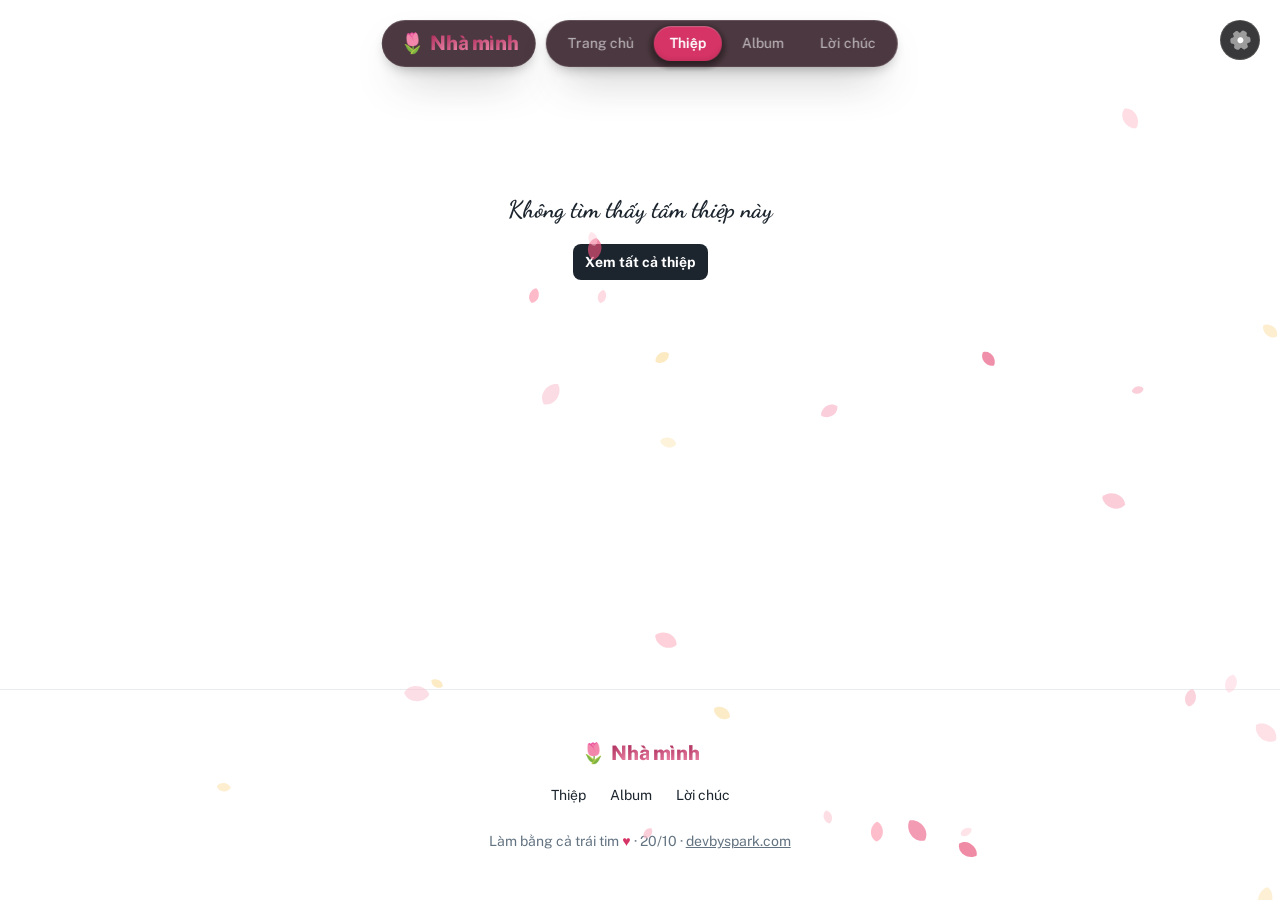
<file: thiep/ca-nha/index.html>
<!DOCTYPE html><html lang="vi" dir="ltr"><head><meta charSet="utf-8"/><link rel="preconnect" href="/" crossorigin=""/><meta name="viewport" content="width=device-width, initial-scale=1"/><link rel="stylesheet" href="/_next/static/chunks/1fokbakcivw5s.css" data-precedence="next"/><link rel="stylesheet" href="/_next/static/chunks/15a87598x8lxl.css" data-precedence="next"/><link rel="stylesheet" href="/_next/static/chunks/3i9ojja_zkn2w.css" data-precedence="next"/><link rel="stylesheet" href="/_next/static/chunks/43c-40y4ojcg-.css" data-precedence="next"/><link rel="preload" as="script" fetchPriority="low" href="/_next/static/chunks/3mc6dra1m0098.js"/><script src="/_next/static/chunks/00murl_11ua63.js" async=""></script><script src="/_next/static/chunks/1aijdav4dknbm.js" async=""></script><script src="/_next/static/chunks/1ledh2nc7-lcv.js" async=""></script><script src="/_next/static/chunks/turbopack-3e8g4905ehrmp.js" async=""></script><script src="/_next/static/chunks/0ezoeifx_kyq-.js" async=""></script><script src="/_next/static/chunks/0-u834wf1ras9.js" async=""></script><script src="/_next/static/chunks/3u1kwktm9dxa5.js" async=""></script><script src="/_next/static/chunks/0c5tq5n47noph.js" async=""></script><script src="/_next/static/chunks/0r34ipmquz5dc.js" async=""></script><script src="/_next/static/chunks/063f7o7c9pb4r.js" async=""></script><script src="/_next/static/chunks/1nhbs0giyd0g5.js" async=""></script><script src="/_next/static/chunks/0wqsx49fv4oo2.js" async=""></script><script src="/_next/static/chunks/1nj823rl6we4w.js" async=""></script><script src="/_next/static/chunks/2fx_cu5c6mvgk.js" async=""></script><script src="/_next/static/chunks/2i1gyzyfyiif0.js" async=""></script><script src="/_next/static/chunks/0pru23k6-e0m8.js" async=""></script><script src="/_next/static/chunks/1-o912xxpjquk.js" async=""></script><script src="/_next/static/chunks/1057xjdoe-yfp.js" async=""></script><meta name="theme-color" content="#D63366"/><title>Gửi cả nhà mình · Gia đình Xuân Bình</title><meta name="description" content="Chúc bà, các cô, các dì luôn khoẻ, luôn đẹp. Chúc các chị em gái một ngày 20/10 rực rỡ. Cả nhà mình luôn bình an và hạnh phúc!"/><link rel="manifest" href="/manifest.webmanifest"/><meta property="og:title" content="Gửi cả nhà mình 🌷 Chúc mừng 20/10"/><meta property="og:description" content="Chúc bà, các cô, các dì luôn khoẻ, luôn đẹp."/><meta property="og:image" content="https://family.devbyspark.com/og.png"/><meta property="og:image:width" content="1200"/><meta property="og:image:height" content="630"/><meta name="twitter:card" content="summary_large_image"/><meta name="twitter:title" content="Gửi cả nhà mình 🌷 Chúc mừng 20/10"/><meta name="twitter:description" content="Chúc bà, các cô, các dì luôn khoẻ, luôn đẹp."/><meta name="twitter:image" content="https://family.devbyspark.com/og.png"/><meta name="twitter:image:width" content="1200"/><meta name="twitter:image:height" content="630"/><link rel="icon" href="/favicon.ico?favicon.2x4jdh7-6kxj1.ico" sizes="64x64" type="image/x-icon"/><link rel="icon" href="/icon.png?icon.0lujvbsg6a-1l.png" sizes="512x512" type="image/png"/><link rel="apple-touch-icon" href="/apple-icon.png?apple-icon.04yhaim695wx3.png" sizes="180x180" type="image/png"/><meta name="next-size-adjust" content=""/><script src="/_next/static/chunks/0cz1d0mv5g_q7.js" noModule=""></script><style data-emotion="css-global qniq00">html{-webkit-font-smoothing:antialiased;-moz-osx-font-smoothing:grayscale;box-sizing:border-box;-webkit-text-size-adjust:100%;}*,*::before,*::after{box-sizing:inherit;}strong,b{font-weight:700;}body{margin:0;color:var(--palette-text-primary);font-family:"Public Sans Variable",-apple-system,BlinkMacSystemFont,"Segoe UI",Roboto,"Helvetica Neue",Arial,sans-serif,"Apple Color Emoji","Segoe UI Emoji","Segoe UI Symbol";font-weight:400;font-size:1rem;line-height:1.5;background-color:var(--palette-background-default);}@media print{body{background-color:var(--palette-common-white);}}body::backdrop{background-color:var(--palette-background-default);}html{font-size:16px;}</style><style data-emotion="css-global u9e05w">body{--layout-nav-zIndex:1201;--layout-nav-mobile-width:288px;--layout-header-blur:8px;--layout-header-zIndex:1101;--layout-header-mobile-height:64px;--layout-header-desktop-height:72px;}</style><style data-emotion="css-global 1qdidnb">:root{--spacing:8px;--shape-borderRadius:8px;--shadows-0:none;--shadows-1:0px 2px 1px -1px rgba(0,0,0,0.2),0px 1px 1px 0px rgba(0,0,0,0.14),0px 1px 3px 0px rgba(0,0,0,0.12);--shadows-2:0px 3px 1px -2px rgba(0,0,0,0.2),0px 2px 2px 0px rgba(0,0,0,0.14),0px 1px 5px 0px rgba(0,0,0,0.12);--shadows-3:0px 3px 3px -2px rgba(0,0,0,0.2),0px 3px 4px 0px rgba(0,0,0,0.14),0px 1px 8px 0px rgba(0,0,0,0.12);--shadows-4:0px 2px 4px -1px rgba(0,0,0,0.2),0px 4px 5px 0px rgba(0,0,0,0.14),0px 1px 10px 0px rgba(0,0,0,0.12);--shadows-5:0px 3px 5px -1px rgba(0,0,0,0.2),0px 5px 8px 0px rgba(0,0,0,0.14),0px 1px 14px 0px rgba(0,0,0,0.12);--shadows-6:0px 3px 5px -1px rgba(0,0,0,0.2),0px 6px 10px 0px rgba(0,0,0,0.14),0px 1px 18px 0px rgba(0,0,0,0.12);--shadows-7:0px 4px 5px -2px rgba(0,0,0,0.2),0px 7px 10px 1px rgba(0,0,0,0.14),0px 2px 16px 1px rgba(0,0,0,0.12);--shadows-8:0px 5px 5px -3px rgba(0,0,0,0.2),0px 8px 10px 1px rgba(0,0,0,0.14),0px 3px 14px 2px rgba(0,0,0,0.12);--shadows-9:0px 5px 6px -3px rgba(0,0,0,0.2),0px 9px 12px 1px rgba(0,0,0,0.14),0px 3px 16px 2px rgba(0,0,0,0.12);--shadows-10:0px 6px 6px -3px rgba(0,0,0,0.2),0px 10px 14px 1px rgba(0,0,0,0.14),0px 4px 18px 3px rgba(0,0,0,0.12);--shadows-11:0px 6px 7px -4px rgba(0,0,0,0.2),0px 11px 15px 1px rgba(0,0,0,0.14),0px 4px 20px 3px rgba(0,0,0,0.12);--shadows-12:0px 7px 8px -4px rgba(0,0,0,0.2),0px 12px 17px 2px rgba(0,0,0,0.14),0px 5px 22px 4px rgba(0,0,0,0.12);--shadows-13:0px 7px 8px -4px rgba(0,0,0,0.2),0px 13px 19px 2px rgba(0,0,0,0.14),0px 5px 24px 4px rgba(0,0,0,0.12);--shadows-14:0px 7px 9px -4px rgba(0,0,0,0.2),0px 14px 21px 2px rgba(0,0,0,0.14),0px 5px 26px 4px rgba(0,0,0,0.12);--shadows-15:0px 8px 9px -5px rgba(0,0,0,0.2),0px 15px 22px 2px rgba(0,0,0,0.14),0px 6px 28px 5px rgba(0,0,0,0.12);--shadows-16:0px 8px 10px -5px rgba(0,0,0,0.2),0px 16px 24px 2px rgba(0,0,0,0.14),0px 6px 30px 5px rgba(0,0,0,0.12);--shadows-17:0px 8px 11px -5px rgba(0,0,0,0.2),0px 17px 26px 2px rgba(0,0,0,0.14),0px 6px 32px 5px rgba(0,0,0,0.12);--shadows-18:0px 9px 11px -5px rgba(0,0,0,0.2),0px 18px 28px 2px rgba(0,0,0,0.14),0px 7px 34px 6px rgba(0,0,0,0.12);--shadows-19:0px 9px 12px -6px rgba(0,0,0,0.2),0px 19px 29px 2px rgba(0,0,0,0.14),0px 7px 36px 6px rgba(0,0,0,0.12);--shadows-20:0px 10px 13px -6px rgba(0,0,0,0.2),0px 20px 31px 3px rgba(0,0,0,0.14),0px 8px 38px 7px rgba(0,0,0,0.12);--shadows-21:0px 10px 13px -6px rgba(0,0,0,0.2),0px 21px 33px 3px rgba(0,0,0,0.14),0px 8px 40px 7px rgba(0,0,0,0.12);--shadows-22:0px 10px 14px -6px rgba(0,0,0,0.2),0px 22px 35px 3px rgba(0,0,0,0.14),0px 8px 42px 7px rgba(0,0,0,0.12);--shadows-23:0px 11px 14px -7px rgba(0,0,0,0.2),0px 23px 36px 3px rgba(0,0,0,0.14),0px 9px 44px 8px rgba(0,0,0,0.12);--shadows-24:0px 11px 15px -7px rgba(0,0,0,0.2),0px 24px 38px 3px rgba(0,0,0,0.14),0px 9px 46px 8px rgba(0,0,0,0.12);--zIndex-mobileStepper:1000;--zIndex-fab:1050;--zIndex-speedDial:1050;--zIndex-appBar:1100;--zIndex-drawer:1200;--zIndex-modal:1300;--zIndex-snackbar:1400;--zIndex-tooltip:1500;--font-h1:800 2.5rem/1.25 "Barlow",-apple-system,BlinkMacSystemFont,"Segoe UI",Roboto,"Helvetica Neue",Arial,sans-serif,"Apple Color Emoji","Segoe UI Emoji","Segoe UI Symbol";--font-h2:800 2rem/1.3333333333333333 "Barlow",-apple-system,BlinkMacSystemFont,"Segoe UI",Roboto,"Helvetica Neue",Arial,sans-serif,"Apple Color Emoji","Segoe UI Emoji","Segoe UI Symbol";--font-h3:700 1.5rem/1.5 "Barlow",-apple-system,BlinkMacSystemFont,"Segoe UI",Roboto,"Helvetica Neue",Arial,sans-serif,"Apple Color Emoji","Segoe UI Emoji","Segoe UI Symbol";--font-h4:700 1.25rem/1.5 "Public Sans Variable",-apple-system,BlinkMacSystemFont,"Segoe UI",Roboto,"Helvetica Neue",Arial,sans-serif,"Apple Color Emoji","Segoe UI Emoji","Segoe UI Symbol";--font-h5:700 1.125rem/1.5 "Public Sans Variable",-apple-system,BlinkMacSystemFont,"Segoe UI",Roboto,"Helvetica Neue",Arial,sans-serif,"Apple Color Emoji","Segoe UI Emoji","Segoe UI Symbol";--font-h6:600 1.0625rem/1.5555555555555556 "Public Sans Variable",-apple-system,BlinkMacSystemFont,"Segoe UI",Roboto,"Helvetica Neue",Arial,sans-serif,"Apple Color Emoji","Segoe UI Emoji","Segoe UI Symbol";--font-subtitle1:600 1rem/1.5 "Public Sans Variable",-apple-system,BlinkMacSystemFont,"Segoe UI",Roboto,"Helvetica Neue",Arial,sans-serif,"Apple Color Emoji","Segoe UI Emoji","Segoe UI Symbol";--font-subtitle2:600 0.875rem/1.5714285714285714 "Public Sans Variable",-apple-system,BlinkMacSystemFont,"Segoe UI",Roboto,"Helvetica Neue",Arial,sans-serif,"Apple Color Emoji","Segoe UI Emoji","Segoe UI Symbol";--font-body1:400 1rem/1.5 "Public Sans Variable",-apple-system,BlinkMacSystemFont,"Segoe UI",Roboto,"Helvetica Neue",Arial,sans-serif,"Apple Color Emoji","Segoe UI Emoji","Segoe UI Symbol";--font-body2:400 0.875rem/1.5714285714285714 "Public Sans Variable",-apple-system,BlinkMacSystemFont,"Segoe UI",Roboto,"Helvetica Neue",Arial,sans-serif,"Apple Color Emoji","Segoe UI Emoji","Segoe UI Symbol";--font-caption:400 0.75rem/1.5 "Public Sans Variable",-apple-system,BlinkMacSystemFont,"Segoe UI",Roboto,"Helvetica Neue",Arial,sans-serif,"Apple Color Emoji","Segoe UI Emoji","Segoe UI Symbol";--font-overline:700 0.75rem/1.5 "Public Sans Variable",-apple-system,BlinkMacSystemFont,"Segoe UI",Roboto,"Helvetica Neue",Arial,sans-serif,"Apple Color Emoji","Segoe UI Emoji","Segoe UI Symbol";--font-button:700 0.875rem/1.7142857142857142 "Public Sans Variable",-apple-system,BlinkMacSystemFont,"Segoe UI",Roboto,"Helvetica Neue",Arial,sans-serif,"Apple Color Emoji","Segoe UI Emoji","Segoe UI Symbol";--font-inherit:inherit inherit/inherit inherit;}:root,[data-color-scheme="light"]{-webkit-print-color-scheme:light;color-scheme:light;--palette-primary-lighter:#FFE4EA;--palette-primary-light:#F48FB1;--palette-primary-main:#D63366;--palette-primary-dark:#A3204F;--palette-primary-darker:#5C1428;--palette-primary-contrastText:#FFFFFF;--palette-primary-lighterChannel:255 228 234;--palette-primary-lightChannel:244 143 177;--palette-primary-mainChannel:214 51 102;--palette-primary-darkChannel:163 32 79;--palette-primary-darkerChannel:92 20 40;--palette-primary-contrastTextChannel:255 255 255;--palette-secondary-lighter:#FFF1D6;--palette-secondary-light:#FFD08A;--palette-secondary-main:#E9A23B;--palette-secondary-dark:#B86E12;--palette-secondary-darker:#7A4100;--palette-secondary-contrastText:#FFFFFF;--palette-secondary-lighterChannel:255 241 214;--palette-secondary-lightChannel:255 208 138;--palette-secondary-mainChannel:233 162 59;--palette-secondary-darkChannel:184 110 18;--palette-secondary-darkerChannel:122 65 0;--palette-secondary-contrastTextChannel:255 255 255;--palette-info-lighter:#CAFDF5;--palette-info-light:#61F3F3;--palette-info-main:#00B8D9;--palette-info-dark:#006C9C;--palette-info-darker:#003768;--palette-info-contrastText:#FFFFFF;--palette-info-lighterChannel:202 253 245;--palette-info-lightChannel:97 243 243;--palette-info-mainChannel:0 184 217;--palette-info-darkChannel:0 108 156;--palette-info-darkerChannel:0 55 104;--palette-info-contrastTextChannel:255 255 255;--palette-success-lighter:#D3FCD2;--palette-success-light:#77ED8B;--palette-success-main:#22C55E;--palette-success-dark:#118D57;--palette-success-darker:#065E49;--palette-success-contrastText:#ffffff;--palette-success-lighterChannel:211 252 210;--palette-success-lightChannel:119 237 139;--palette-success-mainChannel:34 197 94;--palette-success-darkChannel:17 141 87;--palette-success-darkerChannel:6 94 73;--palette-success-contrastTextChannel:255 255 255;--palette-warning-lighter:#FFF5CC;--palette-warning-light:#FFD666;--palette-warning-main:#FFAB00;--palette-warning-dark:#B76E00;--palette-warning-darker:#7A4100;--palette-warning-contrastText:#1C252E;--palette-warning-lighterChannel:255 245 204;--palette-warning-lightChannel:255 214 102;--palette-warning-mainChannel:255 171 0;--palette-warning-darkChannel:183 110 0;--palette-warning-darkerChannel:122 65 0;--palette-warning-contrastTextChannel:28 37 46;--palette-error-lighter:#FFE9D5;--palette-error-light:#FFAC82;--palette-error-main:#FF5630;--palette-error-dark:#B71D18;--palette-error-darker:#7A0916;--palette-error-contrastText:#FFFFFF;--palette-error-lighterChannel:255 233 213;--palette-error-lightChannel:255 172 130;--palette-error-mainChannel:255 86 48;--palette-error-darkChannel:183 29 24;--palette-error-darkerChannel:122 9 22;--palette-error-contrastTextChannel:255 255 255;--palette-common-black:#000000;--palette-common-white:#FFFFFF;--palette-common-blackChannel:0 0 0;--palette-common-whiteChannel:255 255 255;--palette-common-background:#fff;--palette-common-onBackground:#000;--palette-common-backgroundChannel:255 255 255;--palette-common-onBackgroundChannel:0 0 0;--palette-grey-50:#FCFDFD;--palette-grey-100:#F9FAFB;--palette-grey-200:#F4F6F8;--palette-grey-300:#DFE3E8;--palette-grey-400:#C4CDD5;--palette-grey-500:#919EAB;--palette-grey-600:#637381;--palette-grey-700:#454F5B;--palette-grey-800:#1C252E;--palette-grey-900:#141A21;--palette-grey-50Channel:252 253 253;--palette-grey-100Channel:249 250 251;--palette-grey-200Channel:244 246 248;--palette-grey-300Channel:223 227 232;--palette-grey-400Channel:196 205 213;--palette-grey-500Channel:145 158 171;--palette-grey-600Channel:99 115 129;--palette-grey-700Channel:69 79 91;--palette-grey-800Channel:28 37 46;--palette-grey-900Channel:20 26 33;--palette-grey-A100:#f5f5f5;--palette-grey-A200:#eeeeee;--palette-grey-A400:#bdbdbd;--palette-grey-A700:#616161;--palette-divider:rgba(145 158 171 / 20%);--palette-text-primary:#1C252E;--palette-text-secondary:#637381;--palette-text-disabled:#919EAB;--palette-text-primaryChannel:28 37 46;--palette-text-secondaryChannel:99 115 129;--palette-text-disabledChannel:145 158 171;--palette-background-paper:#FFFFFF;--palette-background-default:#FFFFFF;--palette-background-neutral:#F4F6F8;--palette-background-paperChannel:255 255 255;--palette-background-defaultChannel:255 255 255;--palette-background-neutralChannel:244 246 248;--palette-action-hover:rgba(145 158 171 / 8%);--palette-action-selected:rgba(145 158 171 / 16%);--palette-action-focus:rgba(145 158 171 / 24%);--palette-action-disabled:rgba(145 158 171 / 80%);--palette-action-disabledBackground:rgba(145 158 171 / 24%);--palette-action-hoverOpacity:0.08;--palette-action-disabledOpacity:0.48;--palette-action-active:#637381;--palette-action-selectedOpacity:0.08;--palette-action-focusOpacity:0.12;--palette-action-activatedOpacity:0.12;--palette-action-activeChannel:99 115 129;--palette-action-selectedChannel:145;--palette-Alert-errorColor:rgb(102, 68, 52);--palette-Alert-infoColor:rgb(38, 97, 97);--palette-Alert-successColor:rgb(47, 94, 55);--palette-Alert-warningColor:rgb(102, 85, 40);--palette-Alert-errorFilledBg:var(--palette-error-main, #FF5630);--palette-Alert-infoFilledBg:var(--palette-info-main, #00B8D9);--palette-Alert-successFilledBg:var(--palette-success-main, #22C55E);--palette-Alert-warningFilledBg:var(--palette-warning-main, #FFAB00);--palette-Alert-errorFilledColor:#fff;--palette-Alert-infoFilledColor:rgba(0, 0, 0, 0.87);--palette-Alert-successFilledColor:rgba(0, 0, 0, 0.87);--palette-Alert-warningFilledColor:rgba(0, 0, 0, 0.87);--palette-Alert-errorStandardBg:rgb(255, 246, 242);--palette-Alert-infoStandardBg:rgb(239, 253, 253);--palette-Alert-successStandardBg:rgb(241, 253, 243);--palette-Alert-warningStandardBg:rgb(255, 250, 239);--palette-Alert-errorIconColor:var(--palette-error-main, #FF5630);--palette-Alert-infoIconColor:var(--palette-info-main, #00B8D9);--palette-Alert-successIconColor:var(--palette-success-main, #22C55E);--palette-Alert-warningIconColor:var(--palette-warning-main, #FFAB00);--palette-AppBar-defaultBg:var(--palette-grey-100, #F9FAFB);--palette-Avatar-defaultBg:var(--palette-grey-400, #C4CDD5);--palette-Button-inheritContainedBg:var(--palette-grey-300, #DFE3E8);--palette-Button-inheritContainedHoverBg:var(--palette-grey-A100, #f5f5f5);--palette-Chip-defaultBorder:var(--palette-grey-400, #C4CDD5);--palette-Chip-defaultAvatarColor:var(--palette-grey-700, #454F5B);--palette-Chip-defaultIconColor:var(--palette-grey-700, #454F5B);--palette-FilledInput-bg:rgba(0, 0, 0, 0.06);--palette-FilledInput-hoverBg:rgba(0, 0, 0, 0.09);--palette-FilledInput-disabledBg:rgba(0, 0, 0, 0.12);--palette-LinearProgress-primaryBg:rgb(239, 177, 196);--palette-LinearProgress-secondaryBg:rgb(246, 219, 180);--palette-LinearProgress-errorBg:rgb(255, 190, 176);--palette-LinearProgress-infoBg:rgb(158, 228, 240);--palette-LinearProgress-successBg:rgb(171, 232, 193);--palette-LinearProgress-warningBg:rgb(255, 223, 158);--palette-Skeleton-bg:rgba(var(--palette-text-primaryChannel, 28 37 46) / 0.11);--palette-Slider-primaryTrack:rgb(239, 177, 196);--palette-Slider-secondaryTrack:rgb(246, 219, 180);--palette-Slider-errorTrack:rgb(255, 190, 176);--palette-Slider-infoTrack:rgb(158, 228, 240);--palette-Slider-successTrack:rgb(171, 232, 193);--palette-Slider-warningTrack:rgb(255, 223, 158);--palette-SnackbarContent-bg:rgb(50, 50, 50);--palette-SnackbarContent-color:#fff;--palette-SpeedDialAction-fabHoverBg:rgb(216, 216, 216);--palette-StepConnector-border:var(--palette-grey-400, #C4CDD5);--palette-StepContent-border:var(--palette-grey-400, #C4CDD5);--palette-Switch-defaultColor:var(--palette-common-white, #FFFFFF);--palette-Switch-defaultDisabledColor:var(--palette-grey-100, #F9FAFB);--palette-Switch-primaryDisabledColor:rgb(239, 177, 196);--palette-Switch-secondaryDisabledColor:rgb(246, 219, 180);--palette-Switch-errorDisabledColor:rgb(255, 190, 176);--palette-Switch-infoDisabledColor:rgb(158, 228, 240);--palette-Switch-successDisabledColor:rgb(171, 232, 193);--palette-Switch-warningDisabledColor:rgb(255, 223, 158);--palette-TableCell-border:rgba(241, NaN, NaN, 1);--palette-Tooltip-bg:rgba(69, 79, 91, 0.92);--palette-dividerChannel:145;--shadows-0:none;--shadows-1:0px 2px 1px -1px rgba(145 158 171 / 20%),0px 1px 1px 0px rgba(145 158 171 / 14%),0px 1px 3px 0px rgba(145 158 171 / 12%);--shadows-2:0px 3px 1px -2px rgba(145 158 171 / 20%),0px 2px 2px 0px rgba(145 158 171 / 14%),0px 1px 5px 0px rgba(145 158 171 / 12%);--shadows-3:0px 3px 3px -2px rgba(145 158 171 / 20%),0px 3px 4px 0px rgba(145 158 171 / 14%),0px 1px 8px 0px rgba(145 158 171 / 12%);--shadows-4:0px 2px 4px -1px rgba(145 158 171 / 20%),0px 4px 5px 0px rgba(145 158 171 / 14%),0px 1px 10px 0px rgba(145 158 171 / 12%);--shadows-5:0px 3px 5px -1px rgba(145 158 171 / 20%),0px 5px 8px 0px rgba(145 158 171 / 14%),0px 1px 14px 0px rgba(145 158 171 / 12%);--shadows-6:0px 3px 5px -1px rgba(145 158 171 / 20%),0px 6px 10px 0px rgba(145 158 171 / 14%),0px 1px 18px 0px rgba(145 158 171 / 12%);--shadows-7:0px 4px 5px -2px rgba(145 158 171 / 20%),0px 7px 10px 1px rgba(145 158 171 / 14%),0px 2px 16px 1px rgba(145 158 171 / 12%);--shadows-8:0px 5px 5px -3px rgba(145 158 171 / 20%),0px 8px 10px 1px rgba(145 158 171 / 14%),0px 3px 14px 2px rgba(145 158 171 / 12%);--shadows-9:0px 5px 6px -3px rgba(145 158 171 / 20%),0px 9px 12px 1px rgba(145 158 171 / 14%),0px 3px 16px 2px rgba(145 158 171 / 12%);--shadows-10:0px 6px 6px -3px rgba(145 158 171 / 20%),0px 10px 14px 1px rgba(145 158 171 / 14%),0px 4px 18px 3px rgba(145 158 171 / 12%);--shadows-11:0px 6px 7px -4px rgba(145 158 171 / 20%),0px 11px 15px 1px rgba(145 158 171 / 14%),0px 4px 20px 3px rgba(145 158 171 / 12%);--shadows-12:0px 7px 8px -4px rgba(145 158 171 / 20%),0px 12px 17px 2px rgba(145 158 171 / 14%),0px 5px 22px 4px rgba(145 158 171 / 12%);--shadows-13:0px 7px 8px -4px rgba(145 158 171 / 20%),0px 13px 19px 2px rgba(145 158 171 / 14%),0px 5px 24px 4px rgba(145 158 171 / 12%);--shadows-14:0px 7px 9px -4px rgba(145 158 171 / 20%),0px 14px 21px 2px rgba(145 158 171 / 14%),0px 5px 26px 4px rgba(145 158 171 / 12%);--shadows-15:0px 8px 9px -5px rgba(145 158 171 / 20%),0px 15px 22px 2px rgba(145 158 171 / 14%),0px 6px 28px 5px rgba(145 158 171 / 12%);--shadows-16:0px 8px 10px -5px rgba(145 158 171 / 20%),0px 16px 24px 2px rgba(145 158 171 / 14%),0px 6px 30px 5px rgba(145 158 171 / 12%);--shadows-17:0px 8px 11px -5px rgba(145 158 171 / 20%),0px 17px 26px 2px rgba(145 158 171 / 14%),0px 6px 32px 5px rgba(145 158 171 / 12%);--shadows-18:0px 9px 11px -5px rgba(145 158 171 / 20%),0px 18px 28px 2px rgba(145 158 171 / 14%),0px 7px 34px 6px rgba(145 158 171 / 12%);--shadows-19:0px 9px 12px -6px rgba(145 158 171 / 20%),0px 19px 29px 2px rgba(145 158 171 / 14%),0px 7px 36px 6px rgba(145 158 171 / 12%);--shadows-20:0px 10px 13px -6px rgba(145 158 171 / 20%),0px 20px 31px 3px rgba(145 158 171 / 14%),0px 8px 38px 7px rgba(145 158 171 / 12%);--shadows-21:0px 10px 13px -6px rgba(145 158 171 / 20%),0px 21px 33px 3px rgba(145 158 171 / 14%),0px 8px 40px 7px rgba(145 158 171 / 12%);--shadows-22:0px 10px 14px -6px rgba(145 158 171 / 20%),0px 22px 35px 3px rgba(145 158 171 / 14%),0px 8px 42px 7px rgba(145 158 171 / 12%);--shadows-23:0px 11px 14px -7px rgba(145 158 171 / 20%),0px 23px 36px 3px rgba(145 158 171 / 14%),0px 9px 44px 8px rgba(145 158 171 / 12%);--shadows-24:0px 11px 15px -7px rgba(145 158 171 / 20%),0px 24px 38px 3px rgba(145 158 171 / 14%),0px 9px 46px 8px rgba(145 158 171 / 12%);--customShadows-z1:0 1px 2px 0 rgba(145 158 171 / 16%);--customShadows-z4:0 4px 8px 0 rgba(145 158 171 / 16%);--customShadows-z8:0 8px 16px 0 rgba(145 158 171 / 16%);--customShadows-z12:0 12px 24px -4px rgba(145 158 171 / 16%);--customShadows-z16:0 16px 32px -4px rgba(145 158 171 / 16%);--customShadows-z20:0 20px 40px -4px rgba(145 158 171 / 16%);--customShadows-z24:0 24px 48px 0 rgba(145 158 171 / 16%);--customShadows-dialog:-40px 40px 80px -8px rgba(0 0 0 / 24%);--customShadows-card:0 0 2px 0 rgba(145 158 171 / 20%),0 12px 24px -4px rgba(145 158 171 / 12%);--customShadows-dropdown:0 0 2px 0 rgba(145 158 171 / 24%),-20px 20px 40px -4px rgba(145 158 171 / 24%);--customShadows-primary:0 8px 16px 0 rgba(214 51 102 / 24%);--customShadows-secondary:0 8px 16px 0 rgba(233 162 59 / 24%);--customShadows-info:0 8px 16px 0 rgba(0 184 217 / 24%);--customShadows-success:0 8px 16px 0 rgba(34 197 94 / 24%);--customShadows-warning:0 8px 16px 0 rgba(255 171 0 / 24%);--customShadows-error:0 8px 16px 0 rgba(255 86 48 / 24%);--opacity-inputPlaceholder:0.42;--opacity-inputUnderline:0.42;--opacity-switchTrackDisabled:0.12;--opacity-switchTrack:0.38;}[data-color-scheme="dark"]{-webkit-print-color-scheme:dark;color-scheme:dark;--palette-common-black:#000000;--palette-common-white:#FFFFFF;--palette-common-blackChannel:0 0 0;--palette-common-whiteChannel:255 255 255;--palette-common-background:#000;--palette-common-onBackground:#fff;--palette-common-backgroundChannel:0 0 0;--palette-common-onBackgroundChannel:255 255 255;--palette-primary-lighter:#FFE4EA;--palette-primary-light:#F48FB1;--palette-primary-main:#D63366;--palette-primary-dark:#A3204F;--palette-primary-darker:#5C1428;--palette-primary-contrastText:#FFFFFF;--palette-primary-lighterChannel:255 228 234;--palette-primary-lightChannel:244 143 177;--palette-primary-mainChannel:214 51 102;--palette-primary-darkChannel:163 32 79;--palette-primary-darkerChannel:92 20 40;--palette-primary-contrastTextChannel:255 255 255;--palette-secondary-lighter:#FFF1D6;--palette-secondary-light:#FFD08A;--palette-secondary-main:#E9A23B;--palette-secondary-dark:#B86E12;--palette-secondary-darker:#7A4100;--palette-secondary-contrastText:#FFFFFF;--palette-secondary-lighterChannel:255 241 214;--palette-secondary-lightChannel:255 208 138;--palette-secondary-mainChannel:233 162 59;--palette-secondary-darkChannel:184 110 18;--palette-secondary-darkerChannel:122 65 0;--palette-secondary-contrastTextChannel:255 255 255;--palette-error-lighter:#FFE9D5;--palette-error-light:#FFAC82;--palette-error-main:#FF5630;--palette-error-dark:#B71D18;--palette-error-darker:#7A0916;--palette-error-contrastText:#FFFFFF;--palette-error-lighterChannel:255 233 213;--palette-error-lightChannel:255 172 130;--palette-error-mainChannel:255 86 48;--palette-error-darkChannel:183 29 24;--palette-error-darkerChannel:122 9 22;--palette-error-contrastTextChannel:255 255 255;--palette-warning-lighter:#FFF5CC;--palette-warning-light:#FFD666;--palette-warning-main:#FFAB00;--palette-warning-dark:#B76E00;--palette-warning-darker:#7A4100;--palette-warning-contrastText:#1C252E;--palette-warning-lighterChannel:255 245 204;--palette-warning-lightChannel:255 214 102;--palette-warning-mainChannel:255 171 0;--palette-warning-darkChannel:183 110 0;--palette-warning-darkerChannel:122 65 0;--palette-warning-contrastTextChannel:28 37 46;--palette-info-lighter:#CAFDF5;--palette-info-light:#61F3F3;--palette-info-main:#00B8D9;--palette-info-dark:#006C9C;--palette-info-darker:#003768;--palette-info-contrastText:#FFFFFF;--palette-info-lighterChannel:202 253 245;--palette-info-lightChannel:97 243 243;--palette-info-mainChannel:0 184 217;--palette-info-darkChannel:0 108 156;--palette-info-darkerChannel:0 55 104;--palette-info-contrastTextChannel:255 255 255;--palette-success-lighter:#D3FCD2;--palette-success-light:#77ED8B;--palette-success-main:#22C55E;--palette-success-dark:#118D57;--palette-success-darker:#065E49;--palette-success-contrastText:#ffffff;--palette-success-lighterChannel:211 252 210;--palette-success-lightChannel:119 237 139;--palette-success-mainChannel:34 197 94;--palette-success-darkChannel:17 141 87;--palette-success-darkerChannel:6 94 73;--palette-success-contrastTextChannel:255 255 255;--palette-grey-50:#FCFDFD;--palette-grey-100:#F9FAFB;--palette-grey-200:#F4F6F8;--palette-grey-300:#DFE3E8;--palette-grey-400:#C4CDD5;--palette-grey-500:#919EAB;--palette-grey-600:#637381;--palette-grey-700:#454F5B;--palette-grey-800:#1C252E;--palette-grey-900:#141A21;--palette-grey-A100:#f5f5f5;--palette-grey-A200:#eeeeee;--palette-grey-A400:#bdbdbd;--palette-grey-A700:#616161;--palette-grey-50Channel:252 253 253;--palette-grey-100Channel:249 250 251;--palette-grey-200Channel:244 246 248;--palette-grey-300Channel:223 227 232;--palette-grey-400Channel:196 205 213;--palette-grey-500Channel:145 158 171;--palette-grey-600Channel:99 115 129;--palette-grey-700Channel:69 79 91;--palette-grey-800Channel:28 37 46;--palette-grey-900Channel:20 26 33;--palette-text-primary:#FFFFFF;--palette-text-secondary:#919EAB;--palette-text-disabled:#637381;--palette-text-icon:rgba(255, 255, 255, 0.5);--palette-text-primaryChannel:255 255 255;--palette-text-secondaryChannel:145 158 171;--palette-text-disabledChannel:99 115 129;--palette-divider:rgba(145 158 171 / 20%);--palette-background-paper:#1C252E;--palette-background-default:#141A21;--palette-background-neutral:#28323D;--palette-background-paperChannel:28 37 46;--palette-background-defaultChannel:20 26 33;--palette-background-neutralChannel:40 50 61;--palette-action-active:#919EAB;--palette-action-hover:rgba(145 158 171 / 8%);--palette-action-hoverOpacity:0.08;--palette-action-selected:rgba(145 158 171 / 16%);--palette-action-selectedOpacity:0.16;--palette-action-disabled:rgba(145 158 171 / 80%);--palette-action-disabledBackground:rgba(145 158 171 / 24%);--palette-action-disabledOpacity:0.48;--palette-action-focus:rgba(145 158 171 / 24%);--palette-action-focusOpacity:0.12;--palette-action-activatedOpacity:0.24;--palette-action-activeChannel:145 158 171;--palette-action-selectedChannel:145;--palette-Alert-errorColor:rgb(255, 221, 205);--palette-Alert-infoColor:rgb(191, 250, 250);--palette-Alert-successColor:rgb(200, 247, 208);--palette-Alert-warningColor:rgb(255, 238, 193);--palette-Alert-errorFilledBg:var(--palette-error-dark, #B71D18);--palette-Alert-infoFilledBg:var(--palette-info-dark, #006C9C);--palette-Alert-successFilledBg:var(--palette-success-dark, #118D57);--palette-Alert-warningFilledBg:var(--palette-warning-dark, #B76E00);--palette-Alert-errorFilledColor:#fff;--palette-Alert-infoFilledColor:#fff;--palette-Alert-successFilledColor:#fff;--palette-Alert-warningFilledColor:#fff;--palette-Alert-errorStandardBg:rgb(25, 17, 12);--palette-Alert-infoStandardBg:rgb(9, 24, 24);--palette-Alert-successStandardBg:rgb(11, 23, 13);--palette-Alert-warningStandardBg:rgb(25, 21, 10);--palette-Alert-errorIconColor:var(--palette-error-main, #FF5630);--palette-Alert-infoIconColor:var(--palette-info-main, #00B8D9);--palette-Alert-successIconColor:var(--palette-success-main, #22C55E);--palette-Alert-warningIconColor:var(--palette-warning-main, #FFAB00);--palette-AppBar-defaultBg:var(--palette-grey-900, #141A21);--palette-AppBar-darkBg:var(--palette-background-paper, #1C252E);--palette-AppBar-darkColor:var(--palette-text-primary, #FFFFFF);--palette-Avatar-defaultBg:var(--palette-grey-600, #637381);--palette-Button-inheritContainedBg:var(--palette-grey-800, #1C252E);--palette-Button-inheritContainedHoverBg:var(--palette-grey-700, #454F5B);--palette-Chip-defaultBorder:var(--palette-grey-700, #454F5B);--palette-Chip-defaultAvatarColor:var(--palette-grey-300, #DFE3E8);--palette-Chip-defaultIconColor:var(--palette-grey-300, #DFE3E8);--palette-FilledInput-bg:rgba(255, 255, 255, 0.09);--palette-FilledInput-hoverBg:rgba(255, 255, 255, 0.13);--palette-FilledInput-disabledBg:rgba(255, 255, 255, 0.12);--palette-LinearProgress-primaryBg:rgb(107, 25, 51);--palette-LinearProgress-secondaryBg:rgb(116, 81, 29);--palette-LinearProgress-errorBg:rgb(127, 43, 24);--palette-LinearProgress-infoBg:rgb(0, 92, 108);--palette-LinearProgress-successBg:rgb(17, 98, 47);--palette-LinearProgress-warningBg:rgb(127, 85, 0);--palette-Skeleton-bg:rgba(var(--palette-text-primaryChannel, 255 255 255) / 0.13);--palette-Slider-primaryTrack:rgb(107, 25, 51);--palette-Slider-secondaryTrack:rgb(116, 81, 29);--palette-Slider-errorTrack:rgb(127, 43, 24);--palette-Slider-infoTrack:rgb(0, 92, 108);--palette-Slider-successTrack:rgb(17, 98, 47);--palette-Slider-warningTrack:rgb(127, 85, 0);--palette-SnackbarContent-bg:rgb(250, 250, 250);--palette-SnackbarContent-color:rgba(0, 0, 0, 0.87);--palette-SpeedDialAction-fabHoverBg:rgb(62, 69, 77);--palette-StepConnector-border:var(--palette-grey-600, #637381);--palette-StepContent-border:var(--palette-grey-600, #637381);--palette-Switch-defaultColor:var(--palette-grey-300, #DFE3E8);--palette-Switch-defaultDisabledColor:var(--palette-grey-600, #637381);--palette-Switch-primaryDisabledColor:rgb(96, 22, 45);--palette-Switch-secondaryDisabledColor:rgb(104, 72, 26);--palette-Switch-errorDisabledColor:rgb(114, 38, 21);--palette-Switch-infoDisabledColor:rgb(0, 82, 97);--palette-Switch-successDisabledColor:rgb(15, 88, 42);--palette-Switch-warningDisabledColor:rgb(114, 76, 0);--palette-TableCell-border:rgba(46, NaN, NaN, 1);--palette-Tooltip-bg:rgba(69, 79, 91, 0.92);--palette-dividerChannel:145;--opacity-inputPlaceholder:0.5;--opacity-inputUnderline:0.7;--opacity-switchTrackDisabled:0.2;--opacity-switchTrack:0.3;--overlays-0:none;--overlays-1:linear-gradient(rgba(255 255 255 / 0.051), rgba(255 255 255 / 0.051));--overlays-2:linear-gradient(rgba(255 255 255 / 0.069), rgba(255 255 255 / 0.069));--overlays-3:linear-gradient(rgba(255 255 255 / 0.082), rgba(255 255 255 / 0.082));--overlays-4:linear-gradient(rgba(255 255 255 / 0.092), rgba(255 255 255 / 0.092));--overlays-5:linear-gradient(rgba(255 255 255 / 0.101), rgba(255 255 255 / 0.101));--overlays-6:linear-gradient(rgba(255 255 255 / 0.108), rgba(255 255 255 / 0.108));--overlays-7:linear-gradient(rgba(255 255 255 / 0.114), rgba(255 255 255 / 0.114));--overlays-8:linear-gradient(rgba(255 255 255 / 0.119), rgba(255 255 255 / 0.119));--overlays-9:linear-gradient(rgba(255 255 255 / 0.124), rgba(255 255 255 / 0.124));--overlays-10:linear-gradient(rgba(255 255 255 / 0.128), rgba(255 255 255 / 0.128));--overlays-11:linear-gradient(rgba(255 255 255 / 0.132), rgba(255 255 255 / 0.132));--overlays-12:linear-gradient(rgba(255 255 255 / 0.135), rgba(255 255 255 / 0.135));--overlays-13:linear-gradient(rgba(255 255 255 / 0.139), rgba(255 255 255 / 0.139));--overlays-14:linear-gradient(rgba(255 255 255 / 0.142), rgba(255 255 255 / 0.142));--overlays-15:linear-gradient(rgba(255 255 255 / 0.145), rgba(255 255 255 / 0.145));--overlays-16:linear-gradient(rgba(255 255 255 / 0.147), rgba(255 255 255 / 0.147));--overlays-17:linear-gradient(rgba(255 255 255 / 0.15), rgba(255 255 255 / 0.15));--overlays-18:linear-gradient(rgba(255 255 255 / 0.152), rgba(255 255 255 / 0.152));--overlays-19:linear-gradient(rgba(255 255 255 / 0.155), rgba(255 255 255 / 0.155));--overlays-20:linear-gradient(rgba(255 255 255 / 0.157), rgba(255 255 255 / 0.157));--overlays-21:linear-gradient(rgba(255 255 255 / 0.159), rgba(255 255 255 / 0.159));--overlays-22:linear-gradient(rgba(255 255 255 / 0.161), rgba(255 255 255 / 0.161));--overlays-23:linear-gradient(rgba(255 255 255 / 0.163), rgba(255 255 255 / 0.163));--overlays-24:linear-gradient(rgba(255 255 255 / 0.165), rgba(255 255 255 / 0.165));--shadows-0:none;--shadows-1:0px 2px 1px -1px rgba(0 0 0 / 20%),0px 1px 1px 0px rgba(0 0 0 / 14%),0px 1px 3px 0px rgba(0 0 0 / 12%);--shadows-2:0px 3px 1px -2px rgba(0 0 0 / 20%),0px 2px 2px 0px rgba(0 0 0 / 14%),0px 1px 5px 0px rgba(0 0 0 / 12%);--shadows-3:0px 3px 3px -2px rgba(0 0 0 / 20%),0px 3px 4px 0px rgba(0 0 0 / 14%),0px 1px 8px 0px rgba(0 0 0 / 12%);--shadows-4:0px 2px 4px -1px rgba(0 0 0 / 20%),0px 4px 5px 0px rgba(0 0 0 / 14%),0px 1px 10px 0px rgba(0 0 0 / 12%);--shadows-5:0px 3px 5px -1px rgba(0 0 0 / 20%),0px 5px 8px 0px rgba(0 0 0 / 14%),0px 1px 14px 0px rgba(0 0 0 / 12%);--shadows-6:0px 3px 5px -1px rgba(0 0 0 / 20%),0px 6px 10px 0px rgba(0 0 0 / 14%),0px 1px 18px 0px rgba(0 0 0 / 12%);--shadows-7:0px 4px 5px -2px rgba(0 0 0 / 20%),0px 7px 10px 1px rgba(0 0 0 / 14%),0px 2px 16px 1px rgba(0 0 0 / 12%);--shadows-8:0px 5px 5px -3px rgba(0 0 0 / 20%),0px 8px 10px 1px rgba(0 0 0 / 14%),0px 3px 14px 2px rgba(0 0 0 / 12%);--shadows-9:0px 5px 6px -3px rgba(0 0 0 / 20%),0px 9px 12px 1px rgba(0 0 0 / 14%),0px 3px 16px 2px rgba(0 0 0 / 12%);--shadows-10:0px 6px 6px -3px rgba(0 0 0 / 20%),0px 10px 14px 1px rgba(0 0 0 / 14%),0px 4px 18px 3px rgba(0 0 0 / 12%);--shadows-11:0px 6px 7px -4px rgba(0 0 0 / 20%),0px 11px 15px 1px rgba(0 0 0 / 14%),0px 4px 20px 3px rgba(0 0 0 / 12%);--shadows-12:0px 7px 8px -4px rgba(0 0 0 / 20%),0px 12px 17px 2px rgba(0 0 0 / 14%),0px 5px 22px 4px rgba(0 0 0 / 12%);--shadows-13:0px 7px 8px -4px rgba(0 0 0 / 20%),0px 13px 19px 2px rgba(0 0 0 / 14%),0px 5px 24px 4px rgba(0 0 0 / 12%);--shadows-14:0px 7px 9px -4px rgba(0 0 0 / 20%),0px 14px 21px 2px rgba(0 0 0 / 14%),0px 5px 26px 4px rgba(0 0 0 / 12%);--shadows-15:0px 8px 9px -5px rgba(0 0 0 / 20%),0px 15px 22px 2px rgba(0 0 0 / 14%),0px 6px 28px 5px rgba(0 0 0 / 12%);--shadows-16:0px 8px 10px -5px rgba(0 0 0 / 20%),0px 16px 24px 2px rgba(0 0 0 / 14%),0px 6px 30px 5px rgba(0 0 0 / 12%);--shadows-17:0px 8px 11px -5px rgba(0 0 0 / 20%),0px 17px 26px 2px rgba(0 0 0 / 14%),0px 6px 32px 5px rgba(0 0 0 / 12%);--shadows-18:0px 9px 11px -5px rgba(0 0 0 / 20%),0px 18px 28px 2px rgba(0 0 0 / 14%),0px 7px 34px 6px rgba(0 0 0 / 12%);--shadows-19:0px 9px 12px -6px rgba(0 0 0 / 20%),0px 19px 29px 2px rgba(0 0 0 / 14%),0px 7px 36px 6px rgba(0 0 0 / 12%);--shadows-20:0px 10px 13px -6px rgba(0 0 0 / 20%),0px 20px 31px 3px rgba(0 0 0 / 14%),0px 8px 38px 7px rgba(0 0 0 / 12%);--shadows-21:0px 10px 13px -6px rgba(0 0 0 / 20%),0px 21px 33px 3px rgba(0 0 0 / 14%),0px 8px 40px 7px rgba(0 0 0 / 12%);--shadows-22:0px 10px 14px -6px rgba(0 0 0 / 20%),0px 22px 35px 3px rgba(0 0 0 / 14%),0px 8px 42px 7px rgba(0 0 0 / 12%);--shadows-23:0px 11px 14px -7px rgba(0 0 0 / 20%),0px 23px 36px 3px rgba(0 0 0 / 14%),0px 9px 44px 8px rgba(0 0 0 / 12%);--shadows-24:0px 11px 15px -7px rgba(0 0 0 / 20%),0px 24px 38px 3px rgba(0 0 0 / 14%),0px 9px 46px 8px rgba(0 0 0 / 12%);--customShadows-z1:0 1px 2px 0 rgba(0 0 0 / 16%);--customShadows-z4:0 4px 8px 0 rgba(0 0 0 / 16%);--customShadows-z8:0 8px 16px 0 rgba(0 0 0 / 16%);--customShadows-z12:0 12px 24px -4px rgba(0 0 0 / 16%);--customShadows-z16:0 16px 32px -4px rgba(0 0 0 / 16%);--customShadows-z20:0 20px 40px -4px rgba(0 0 0 / 16%);--customShadows-z24:0 24px 48px 0 rgba(0 0 0 / 16%);--customShadows-dialog:-40px 40px 80px -8px rgba(0 0 0 / 24%);--customShadows-card:0 0 2px 0 rgba(0 0 0 / 20%),0 12px 24px -4px rgba(0 0 0 / 12%);--customShadows-dropdown:0 0 2px 0 rgba(0 0 0 / 24%),-20px 20px 40px -4px rgba(0 0 0 / 24%);--customShadows-primary:0 8px 16px 0 rgba(214 51 102 / 24%);--customShadows-secondary:0 8px 16px 0 rgba(233 162 59 / 24%);--customShadows-info:0 8px 16px 0 rgba(0 184 217 / 24%);--customShadows-success:0 8px 16px 0 rgba(34 197 94 / 24%);--customShadows-warning:0 8px 16px 0 rgba(255 171 0 / 24%);--customShadows-error:0 8px 16px 0 rgba(255 86 48 / 24%);}</style><style data-emotion="css lcs3gc 0 9ecyen 16g5tq7 hltb5i xcj1iu 14nbxx6 1uvsvwr xt49xd 1mzjf29 chz7cr mz9m0q 5p47go igkodi x85jlf rgrkku 7cs04n 1e3lqck 1o4bjxm 5mazpv kqrgt1 1qvprvs xln5tn 3wvdnu 5cz62f 1uuw4iz">.css-lcs3gc{z-index:var(--zIndex-drawer);}.css-9ecyen{-webkit-text-decoration:none;text-decoration:none;display:-webkit-inline-box;display:-webkit-inline-flex;display:-ms-inline-flexbox;display:inline-flex;-webkit-align-items:center;-webkit-box-align:center;-ms-flex-align:center;align-items:center;}.css-16g5tq7{margin:0;font:inherit;line-height:inherit;letter-spacing:inherit;color:var(--palette-primary-main);-webkit-text-decoration:none;text-decoration:none;display:-webkit-inline-box;display:-webkit-inline-flex;display:-ms-inline-flexbox;display:inline-flex;-webkit-align-items:center;-webkit-box-align:center;-ms-flex-align:center;align-items:center;}.css-hltb5i{font-weight:800;letter-spacing:-0.02em;font-size:20px;white-space:nowrap;}.css-xcj1iu{margin-right:calc(0.75 * var(--spacing));}.css-14nbxx6{position:fixed;inset:0;pointer-events:none;z-index:1300;}@media (min-width:0px){.css-14nbxx6{display:block;}}@media (min-width:900px){.css-14nbxx6{display:none;}}.css-1uvsvwr{width:22px;height:22px;-webkit-flex-shrink:0;-ms-flex-negative:0;flex-shrink:0;display:-webkit-inline-box;display:-webkit-inline-flex;display:-ms-inline-flexbox;display:inline-flex;}.css-xt49xd{text-align:center;-webkit-flex:0 0 auto;-ms-flex:0 0 auto;flex:0 0 auto;font-size:1.5rem;padding:8px;border-radius:50%;color:var(--palette-action-active);-webkit-transition:background-color 150ms cubic-bezier(0.4, 0, 0.2, 1) 0ms;transition:background-color 150ms cubic-bezier(0.4, 0, 0.2, 1) 0ms;--IconButton-hoverBg:rgba(var(--palette-action-activeChannel) / var(--palette-action-hoverOpacity));padding:calc(0 * var(--spacing));width:40px;height:40px;position:fixed;z-index:1301;color:#fff;background-color:rgba(14, 14, 17, 0.82);border:1px solid rgba(255, 255, 255, 0.12);-webkit-backdrop-filter:blur(20px) saturate(180%);backdrop-filter:blur(20px) saturate(180%);}.css-xt49xd:hover{background-color:var(--IconButton-hoverBg);}@media (hover: none){.css-xt49xd:hover{background-color:transparent;}}.css-xt49xd.Mui-disabled{background-color:transparent;color:var(--palette-action-disabled);}.css-xt49xd.MuiIconButton-loading{color:transparent;}@media (min-width:0px){.css-xt49xd{top:14px;right:14px;}}@media (min-width:900px){.css-xt49xd{top:20px;right:20px;}}.css-xt49xd:hover{background-color:rgba(14, 14, 17, 0.95);}.css-1mzjf29{display:-webkit-inline-box;display:-webkit-inline-flex;display:-ms-inline-flexbox;display:inline-flex;-webkit-align-items:center;-webkit-box-align:center;-ms-flex-align:center;align-items:center;-webkit-box-pack:center;-ms-flex-pack:center;-webkit-justify-content:center;justify-content:center;position:relative;box-sizing:border-box;-webkit-tap-highlight-color:transparent;background-color:transparent;outline:0;border:0;margin:0;border-radius:0;padding:0;cursor:pointer;-webkit-user-select:none;-moz-user-select:none;-ms-user-select:none;user-select:none;vertical-align:middle;-moz-appearance:none;-webkit-appearance:none;-webkit-text-decoration:none;text-decoration:none;color:inherit;font-family:"Public Sans Variable",-apple-system,BlinkMacSystemFont,"Segoe UI",Roboto,"Helvetica Neue",Arial,sans-serif,"Apple Color Emoji","Segoe UI Emoji","Segoe UI Symbol";text-align:center;-webkit-flex:0 0 auto;-ms-flex:0 0 auto;flex:0 0 auto;font-size:1.5rem;padding:8px;border-radius:50%;color:var(--palette-action-active);-webkit-transition:background-color 150ms cubic-bezier(0.4, 0, 0.2, 1) 0ms;transition:background-color 150ms cubic-bezier(0.4, 0, 0.2, 1) 0ms;--IconButton-hoverBg:rgba(var(--palette-action-activeChannel) / var(--palette-action-hoverOpacity));padding:calc(0 * var(--spacing));width:40px;height:40px;position:fixed;z-index:1301;color:#fff;background-color:rgba(14, 14, 17, 0.82);border:1px solid rgba(255, 255, 255, 0.12);-webkit-backdrop-filter:blur(20px) saturate(180%);backdrop-filter:blur(20px) saturate(180%);}.css-1mzjf29::-moz-focus-inner{border-style:none;}.css-1mzjf29.Mui-disabled{pointer-events:none;cursor:default;}@media print{.css-1mzjf29{-webkit-print-color-adjust:exact;color-adjust:exact;}}.css-1mzjf29:hover{background-color:var(--IconButton-hoverBg);}@media (hover: none){.css-1mzjf29:hover{background-color:transparent;}}.css-1mzjf29.Mui-disabled{background-color:transparent;color:var(--palette-action-disabled);}.css-1mzjf29.MuiIconButton-loading{color:transparent;}@media (min-width:0px){.css-1mzjf29{top:14px;right:14px;}}@media (min-width:900px){.css-1mzjf29{top:20px;right:20px;}}.css-1mzjf29:hover{background-color:rgba(14, 14, 17, 0.95);}.css-chz7cr{position:relative;display:-webkit-inline-box;display:-webkit-inline-flex;display:-ms-inline-flexbox;display:inline-flex;vertical-align:middle;-webkit-flex-shrink:0;-ms-flex-negative:0;flex-shrink:0;}.css-mz9m0q{-webkit-user-select:none;-moz-user-select:none;-ms-user-select:none;user-select:none;width:1em;height:1em;display:inline-block;-webkit-flex-shrink:0;-ms-flex-negative:0;flex-shrink:0;-webkit-transition:fill 300ms cubic-bezier(0.4, 0, 0.2, 1) 0ms;transition:fill 300ms cubic-bezier(0.4, 0, 0.2, 1) 0ms;fill:currentColor;font-size:1.5rem;}.css-5p47go{display:-webkit-box;display:-webkit-flex;display:-ms-flexbox;display:flex;-webkit-flex-direction:row;-ms-flex-direction:row;flex-direction:row;-webkit-box-flex-wrap:wrap;-webkit-flex-wrap:wrap;-ms-flex-wrap:wrap;flex-wrap:wrap;-webkit-box-pack:center;-ms-flex-pack:center;-webkit-justify-content:center;justify-content:center;-webkit-align-content:center;-ms-flex-line-pack:center;align-content:center;-webkit-align-items:center;-webkit-box-align:center;-ms-flex-align:center;align-items:center;position:absolute;box-sizing:border-box;font-family:"Public Sans Variable",-apple-system,BlinkMacSystemFont,"Segoe UI",Roboto,"Helvetica Neue",Arial,sans-serif,"Apple Color Emoji","Segoe UI Emoji","Segoe UI Symbol";font-weight:500;font-size:0.75rem;min-width:20px;line-height:1;padding:0 6px;height:20px;border-radius:10px;z-index:1;-webkit-transition:-webkit-transform 225ms cubic-bezier(0.4, 0, 0.2, 1) 0ms;transition:transform 225ms cubic-bezier(0.4, 0, 0.2, 1) 0ms;background-color:var(--palette-error-main);color:var(--palette-error-contrastText);border-radius:4px;height:8px;min-width:8px;padding:0;top:0;right:0;-webkit-transform:scale(1) translate(50%, -50%);-moz-transform:scale(1) translate(50%, -50%);-ms-transform:scale(1) translate(50%, -50%);transform:scale(1) translate(50%, -50%);transform-origin:100% 0%;-webkit-transition:-webkit-transform 195ms cubic-bezier(0.4, 0, 0.2, 1) 0ms;transition:transform 195ms cubic-bezier(0.4, 0, 0.2, 1) 0ms;border-radius:50%;}.css-5p47go.MuiBadge-invisible{-webkit-transform:scale(0) translate(50%, -50%);-moz-transform:scale(0) translate(50%, -50%);-ms-transform:scale(0) translate(50%, -50%);transform:scale(0) translate(50%, -50%);}.css-igkodi{display:-webkit-box;display:-webkit-flex;display:-ms-flexbox;display:flex;-webkit-flex:1 1 auto;-ms-flex:1 1 auto;flex:1 1 auto;-webkit-flex-direction:column;-ms-flex-direction:column;flex-direction:column;}@media (min-width:0px){.css-igkodi{padding-top:96px;padding-bottom:96px;}}@media (min-width:900px){.css-igkodi{padding-top:112px;padding-bottom:calc(0 * var(--spacing));}}.css-x85jlf{min-height:70vh;display:grid;place-items:center;font-size:48px;}@-webkit-keyframes pulse{50%{-webkit-transform:scale(1.15);-moz-transform:scale(1.15);-ms-transform:scale(1.15);transform:scale(1.15);opacity:0.6;}}@keyframes pulse{50%{-webkit-transform:scale(1.15);-moz-transform:scale(1.15);-ms-transform:scale(1.15);transform:scale(1.15);opacity:0.6;}}.css-rgrkku{-webkit-animation:pulse 1.2s ease-in-out infinite;animation:pulse 1.2s ease-in-out infinite;}.css-7cs04n{position:relative;background-color:var(--palette-background-default);}.css-1e3lqck{margin:0;-webkit-flex-shrink:0;-ms-flex-negative:0;flex-shrink:0;border-width:0;border-style:solid;border-color:var(--palette-divider);border-bottom-width:thin;}.css-1o4bjxm{width:100%;margin-left:auto;box-sizing:border-box;margin-right:auto;padding-left:calc(2 * var(--spacing));padding-right:calc(2 * var(--spacing));padding-top:calc(6 * var(--spacing));text-align:center;}@media (min-width:600px){.css-1o4bjxm{padding-left:calc(3 * var(--spacing));padding-right:calc(3 * var(--spacing));}}@media (min-width:1200px){.css-1o4bjxm{max-width:1200px;}}@media (min-width:0px){.css-1o4bjxm{padding-bottom:104px;}}@media (min-width:900px){.css-1o4bjxm{padding-bottom:calc(6 * var(--spacing));}}.css-5mazpv{margin-top:calc(2 * var(--spacing));gap:calc(3 * var(--spacing));display:-webkit-box;display:-webkit-flex;display:-ms-flexbox;display:flex;-webkit-box-pack:center;-ms-flex-pack:center;-webkit-justify-content:center;justify-content:center;-webkit-box-flex-wrap:wrap;-webkit-flex-wrap:wrap;-ms-flex-wrap:wrap;flex-wrap:wrap;}.css-kqrgt1{-webkit-text-decoration:none;text-decoration:none;color:inherit;}.css-kqrgt1:hover{-webkit-text-decoration:underline;text-decoration:underline;}.css-1qvprvs{margin:0;font-family:"Public Sans Variable",-apple-system,BlinkMacSystemFont,"Segoe UI",Roboto,"Helvetica Neue",Arial,sans-serif,"Apple Color Emoji","Segoe UI Emoji","Segoe UI Symbol";font-weight:400;font-size:0.875rem;line-height:1.5714285714285714;color:inherit;-webkit-text-decoration:none;text-decoration:none;color:inherit;}.css-1qvprvs:hover{-webkit-text-decoration:underline;text-decoration:underline;}.css-xln5tn{margin:0;font-family:"Public Sans Variable",-apple-system,BlinkMacSystemFont,"Segoe UI",Roboto,"Helvetica Neue",Arial,sans-serif,"Apple Color Emoji","Segoe UI Emoji","Segoe UI Symbol";font-weight:400;font-size:0.875rem;line-height:1.5714285714285714;color:var(--palette-text-secondary);margin-top:calc(3 * var(--spacing));}.css-3wvdnu{color:var(--palette-primary-main);}.css-5cz62f{-webkit-text-decoration:underline;text-decoration:underline;color:inherit;}.css-5cz62f:hover{text-decoration-color:inherit;}.css-1uuw4iz{margin:0;font:inherit;line-height:inherit;letter-spacing:inherit;color:inherit;-webkit-text-decoration:underline;text-decoration:underline;color:inherit;}.css-1uuw4iz:hover{text-decoration-color:inherit;}</style></head><body><div hidden=""><!--$--><!--/$--></div><script>(function() {
try {
  let colorScheme = '';
  const mode = localStorage.getItem('theme-mode') || 'light';
  const dark = localStorage.getItem('mui-color-scheme-dark') || 'dark';
  const light = localStorage.getItem('mui-color-scheme-light') || 'light';
  if (mode === 'system') {
    // handle system mode
    const mql = window.matchMedia('(prefers-color-scheme: dark)');
    if (mql.matches) {
      colorScheme = dark
    } else {
      colorScheme = light
    }
  }
  if (mode === 'light') {
    colorScheme = light;
  }
  if (mode === 'dark') {
    colorScheme = dark;
  }
  if (colorScheme) {
    document.documentElement.setAttribute('data-color-scheme', colorScheme);
  }
} catch(e){}})();</script><!--$!--><template data-dgst="BAILOUT_TO_CLIENT_SIDE_RENDERING"></template><!--/$--><canvas aria-hidden="true" style="position:fixed;inset:0;width:100%;height:100%;pointer-events:none;z-index:1200"></canvas><div id="root__layout" class="minimal__layout__root css-0"><div class="glass-nav-desktop"><div class="glass-nav-logo"><a class="MuiTypography-root MuiTypography-inherit MuiLink-root MuiLink-underlineNone minimal__logo__root css-16g5tq7" aria-label="Logo" href="/"><span class="MuiBox-root css-hltb5i"><span class="MuiBox-root css-xcj1iu" aria-hidden="true">🌷</span><span class="" style="display:inline-block;white-space:pre-wrap"><span style="position:absolute;width:1px;height:1px;padding:0;margin:-1px;overflow:hidden;clip:rect(0,0,0,0);border:0;visibility:hidden">Nhà mình</span><span aria-hidden="true"><span class="logo-decrypt-char">N</span><span class="logo-decrypt-char">h</span><span class="logo-decrypt-char">à</span><span class="logo-decrypt-char"> </span><span class="logo-decrypt-char">m</span><span class="logo-decrypt-char">ì</span><span class="logo-decrypt-char">n</span><span class="logo-decrypt-char">h</span></span></span></span></a></div><nav aria-label="Primary" class="gooey-nav gooey-nav--md gooey-nav--framed" style="--gn-frame:var(--glass-nav-bg);--gn-frame-edge:rgba(255, 255, 255, 0.08);--gn-frame-highlight:rgba(255, 255, 255, 0.07);--gn-frame-shadow:0 22px 44px -20px rgba(0, 0, 0, 0.8), 0 6px 16px -8px rgba(0, 0, 0, 0.5);--gn-ink:#f4f4f5;--gn-muted:rgba(244, 244, 245, 0.62);--gn-pill:#D63366;--gn-active-ink:#ffffff;--dock-panel:var(--glass-nav-bg)"><span class="gooey-nav__rim"></span><div class="gooey-nav__stage"><canvas class="gooey-nav__canvas" aria-hidden="true"></canvas><span class="gooey-nav__fallback" aria-hidden="true"></span><ul class="gooey-nav__list"><li class="gooey-nav__item" data-gooey-index="0"><a class="gooey-nav__link" href="/"><span class="gooey-nav__label">Trang chủ</span></a></li><li class="gooey-nav__item" data-gooey-index="1" data-active=""><a class="gooey-nav__link" aria-current="page" href="/thiep/"><span class="gooey-nav__label">Thiệp</span></a></li><li class="gooey-nav__item" data-gooey-index="2"><a class="gooey-nav__link" href="/album/"><span class="gooey-nav__label">Album</span></a></li><li class="gooey-nav__item" data-gooey-index="3"><a class="gooey-nav__link" href="/loi-chuc/"><span class="gooey-nav__label">Lời chúc</span></a></li></ul><ul class="gooey-nav__list gooey-nav__list--active" aria-hidden="true"><li class="gooey-nav__item"><span class="gooey-nav__link"><span class="gooey-nav__label">Trang chủ</span></span></li><li class="gooey-nav__item"><span class="gooey-nav__link"><span class="gooey-nav__label">Thiệp</span></span></li><li class="gooey-nav__item"><span class="gooey-nav__link"><span class="gooey-nav__label">Album</span></span></li><li class="gooey-nav__item"><span class="gooey-nav__link"><span class="gooey-nav__label">Lời chúc</span></span></li></ul></div></nav></div><div class="glass-nav-dock MuiBox-root css-14nbxx6"><div class="dock dock--bottom" role="toolbar" aria-label="Dock" aria-orientation="horizontal" style="--dock-panel:var(--glass-nav-bg);--dock-panel-edge:rgba(255, 255, 255, 0.08);--dock-panel-highlight:rgba(255, 255, 255, 0.07);--dock-panel-shadow:0 22px 44px -20px rgba(0, 0, 0, 0.8), 0 6px 16px -8px rgba(0, 0, 0, 0.5);--dock-tile:linear-gradient(180deg, #3a3644 0%, #27242f 100%);--dock-tile-edge:rgba(255, 255, 255, 0.07);--dock-tile-highlight:rgba(255, 255, 255, 0.12);--dock-tile-shadow:0 4px 10px -4px rgba(0, 0, 0, 0.7);--dock-ink:#f4f4f5;--dock-label:#2a2731;--dock-label-ink:#f4f4f5;--dock-dot:rgba(255, 255, 255, 0.72);--dock-separator:rgba(255, 255, 255, 0.12);--dock-press:brightness(0.75);--dock-accent:#D63366;--dock-badge:#ff453a;--dock-base:44px;--dock-thickness:64px;--dock-gap:10px;--dock-pad:10px;--dock-reach:16px;--dock-round:0.5;--gn-frame:var(--glass-nav-bg)"><button type="button" class="dock-item" aria-label="Trang chủ"><span class="dock-tile"><span class="dock-face"><span class="minimal__iconify__root css-1uvsvwr"></span></span></span><span class="dock-label" aria-hidden="true">Trang chủ</span></button><button type="button" class="dock-item dock-item--current" aria-label="Thiệp" aria-current="page"><span class="dock-tile"><span class="dock-face"><span class="minimal__iconify__root css-1uvsvwr"></span></span></span><span class="dock-dot" aria-hidden="true"></span><span class="dock-label" aria-hidden="true">Thiệp</span></button><button type="button" class="dock-item" aria-label="Album"><span class="dock-tile"><span class="dock-face"><span class="minimal__iconify__root css-1uvsvwr"></span></span></span><span class="dock-label" aria-hidden="true">Album</span></button><button type="button" class="dock-item" aria-label="Lời chúc"><span class="dock-tile"><span class="dock-face"><span class="minimal__iconify__root css-1uvsvwr"></span></span></span><span class="dock-label" aria-hidden="true">Lời chúc</span></button></div></div><button class="MuiButtonBase-root MuiIconButton-root MuiIconButton-sizeMedium css-1mzjf29" tabindex="0" role="button" aria-label="Settings button"><span class="MuiBadge-root css-chz7cr"><svg class="MuiSvgIcon-root MuiSvgIcon-fontSizeMedium css-mz9m0q" focusable="false" aria-hidden="true" viewBox="0 0 24 24"><path fill="currentColor" fill-rule="evenodd" d="M14.279 2.152C13.909 2 13.439 2 12.5 2s-1.408 0-1.779.152a2.008 2.008 0 0 0-1.09 1.083c-.094.223-.13.484-.145.863a1.615 1.615 0 0 1-.796 1.353a1.64 1.64 0 0 1-1.579.008c-.338-.178-.583-.276-.825-.308a2.026 2.026 0 0 0-1.49.396c-.318.242-.553.646-1.022 1.453c-.47.807-.704 1.21-.757 1.605c-.07.526.074 1.058.4 1.479c.148.192.357.353.68.555c.477.297.783.803.783 1.361c0 .558-.306 1.064-.782 1.36c-.324.203-.533.364-.682.556a1.99 1.99 0 0 0-.399 1.479c.053.394.287.798.757 1.605c.47.807.704 1.21 1.022 1.453c.424.323.96.465 1.49.396c.242-.032.487-.13.825-.308a1.64 1.64 0 0 1 1.58.008c.486.28.774.795.795 1.353c.015.38.051.64.145.863c.204.49.596.88 1.09 1.083c.37.152.84.152 1.779.152s1.409 0 1.779-.152a2.008 2.008 0 0 0 1.09-1.083c.094-.223.13-.483.145-.863c.02-.558.309-1.074.796-1.353a1.64 1.64 0 0 1 1.579-.008c.338.178.583.276.825.308c.53.07 1.066-.073 1.49-.396c.318-.242.553-.646 1.022-1.453c.47-.807.704-1.21.757-1.605a1.99 1.99 0 0 0-.4-1.479c-.148-.192-.357-.353-.68-.555c-.477-.297-.783-.803-.783-1.361c0-.558.306-1.064.782-1.36c.324-.203.533-.364.682-.556a1.99 1.99 0 0 0 .399-1.479c-.053-.394-.287-.798-.757-1.605c-.47-.807-.704-1.21-1.022-1.453a2.026 2.026 0 0 0-1.49-.396c-.242.032-.487.13-.825.308a1.64 1.64 0 0 1-1.58-.008a1.615 1.615 0 0 1-.795-1.353c-.015-.38-.051-.64-.145-.863a2.007 2.007 0 0 0-1.09-1.083" clip-rule="evenodd" opacity="0.5"></path><path fill="currentColor" d="M15.523 12c0 1.657-1.354 3-3.023 3c-1.67 0-3.023-1.343-3.023-3S10.83 9 12.5 9c1.67 0 3.023 1.343 3.023 3"></path></svg><span class="MuiBadge-badge MuiBadge-dot MuiBadge-invisible MuiBadge-anchorOriginTopRight MuiBadge-anchorOriginTopRightRectangular MuiBadge-overlapRectangular MuiBadge-colorError css-5p47go"></span></span></button><div class="" style="position:relative;width:100%;height:auto;isolation:isolate;display:flex;flex-direction:column;flex:1 1 auto"><main class="minimal__layout__main css-igkodi"><div class="MuiBox-root css-x85jlf" aria-busy="true" aria-label="Đang mở thiệp"><span class="MuiBox-root css-rgrkku">🌷</span></div><!--$--><!--/$--></main><span aria-hidden="true" style="position:absolute;inset:0;z-index:1;overflow:visible;pointer-events:none"></span></div><footer class="css-7cs04n"><hr class="MuiDivider-root MuiDivider-fullWidth css-1e3lqck"/><div class="MuiContainer-root MuiContainer-maxWidthLg css-1o4bjxm"><a class="MuiTypography-root MuiTypography-inherit MuiLink-root MuiLink-underlineNone minimal__logo__root css-16g5tq7" aria-label="Logo" href="/"><span class="MuiBox-root css-hltb5i"><span class="MuiBox-root css-xcj1iu" aria-hidden="true">🌷</span><span class="" style="display:inline-block;white-space:pre-wrap"><span style="position:absolute;width:1px;height:1px;padding:0;margin:-1px;overflow:hidden;clip:rect(0,0,0,0);border:0;visibility:hidden">Nhà mình</span><span aria-hidden="true"><span class="logo-decrypt-char">N</span><span class="logo-decrypt-char">h</span><span class="logo-decrypt-char">à</span><span class="logo-decrypt-char"> </span><span class="logo-decrypt-char">m</span><span class="logo-decrypt-char">ì</span><span class="logo-decrypt-char">n</span><span class="logo-decrypt-char">h</span></span></span></span></a><div class="MuiBox-root css-5mazpv"><a class="MuiTypography-root MuiTypography-body2 MuiLink-root MuiLink-underlineHover css-1qvprvs" href="/thiep/">Thiệp</a><a class="MuiTypography-root MuiTypography-body2 MuiLink-root MuiLink-underlineHover css-1qvprvs" href="/album/">Album</a><a class="MuiTypography-root MuiTypography-body2 MuiLink-root MuiLink-underlineHover css-1qvprvs" href="/loi-chuc/">Lời chúc</a></div><p class="MuiTypography-root MuiTypography-body2 css-xln5tn">Làm bằng cả trái tim<!-- --> <span class="MuiBox-root css-3wvdnu">♥</span> <!-- -->· 20/10 ·<!-- --> <a class="MuiTypography-root MuiTypography-inherit MuiLink-root MuiLink-underlineAlways css-1uuw4iz" href="https://devbyspark.com">devbyspark.com</a></p></div></footer></div><audio preload="none"></audio><script src="/_next/static/chunks/3mc6dra1m0098.js" id="_R_" async=""></script><script>(self.__next_f=self.__next_f||[]).push([0])</script><script>self.__next_f.push([1,"1:\"$Sreact.fragment\"\n2:I[86760,[\"/_next/static/chunks/0ezoeifx_kyq-.js\",\"/_next/static/chunks/0-u834wf1ras9.js\",\"/_next/static/chunks/3u1kwktm9dxa5.js\",\"/_next/static/chunks/0c5tq5n47noph.js\",\"/_next/static/chunks/0r34ipmquz5dc.js\",\"/_next/static/chunks/063f7o7c9pb4r.js\",\"/_next/static/chunks/1nhbs0giyd0g5.js\",\"/_next/static/chunks/0wqsx49fv4oo2.js\"],\"SettingsProvider\"]\n3:I[45493,[\"/_next/static/chunks/0ezoeifx_kyq-.js\",\"/_next/static/chunks/0-u834wf1ras9.js\",\"/_next/static/chunks/3u1kwktm9dxa5.js\",\"/_next/static/chunks/0c5tq5n47noph.js\",\"/_next/static/chunks/0r34ipmquz5dc.js\",\"/_next/static/chunks/063f7o7c9pb4r.js\",\"/_next/static/chunks/1nhbs0giyd0g5.js\",\"/_next/static/chunks/0wqsx49fv4oo2.js\"],\"default\"]\n4:I[1654,[\"/_next/static/chunks/0ezoeifx_kyq-.js\",\"/_next/static/chunks/0-u834wf1ras9.js\",\"/_next/static/chunks/3u1kwktm9dxa5.js\",\"/_next/static/chunks/0c5tq5n47noph.js\",\"/_next/static/chunks/0r34ipmquz5dc.js\",\"/_next/static/chunks/063f7o7c9pb4r.js\",\"/_next/static/chunks/1nhbs0giyd0g5.js\",\"/_next/static/chunks/0wqsx49fv4oo2.js\"],\"ThemeProvider\"]\n5:I[93430,[\"/_next/static/chunks/0ezoeifx_kyq-.js\",\"/_next/static/chunks/0-u834wf1ras9.js\",\"/_next/static/chunks/3u1kwktm9dxa5.js\",\"/_next/static/chunks/0c5tq5n47noph.js\",\"/_next/static/chunks/0r34ipmquz5dc.js\",\"/_next/static/chunks/063f7o7c9pb4r.js\",\"/_next/static/chunks/1nhbs0giyd0g5.js\",\"/_next/static/chunks/0wqsx49fv4oo2.js\"],\"MotionLazy\"]\n6:I[16271,[\"/_next/static/chunks/0ezoeifx_kyq-.js\",\"/_next/static/chunks/0-u834wf1ras9.js\",\"/_next/static/chunks/3u1kwktm9dxa5.js\",\"/_next/static/chunks/0c5tq5n47noph.js\",\"/_next/static/chunks/0r34ipmquz5dc.js\",\"/_next/static/chunks/063f7o7c9pb4r.js\",\"/_next/static/chunks/1nhbs0giyd0g5.js\",\"/_next/static/chunks/0wqsx49fv4oo2.js\"],\"ProgressBar\"]\n7:I[37311,[\"/_next/static/chunks/0ezoeifx_kyq-.js\",\"/_next/static/chunks/0-u834wf1ras9.js\",\"/_next/static/chunks/3u1kwktm9dxa5.js\",\"/_next/static/chunks/0c5tq5n47noph.js\",\"/_next/static/chunks/0r34ipmquz5dc.js\",\"/_next/static/chunks/063f7o7c9pb4r.js\",\"/_next/static/chunks/1nhbs0giyd0g5.js\",\"/_next/static/chunks/0wqsx49fv4oo2.js\"],\"PetalRain\"]\n8:I[39641,[\"/_next/static/chunks/0ezoeifx_kyq-.js\",\"/_next/static/chunks/0-u834wf1ras9.js\",\"/_next/static/chunks/3u1kwktm9dxa5.js\",\"/_next/static/chunks/0c5tq5n47noph.js\",\"/_next/static/chunks/0r34ipmquz5dc.js\",\"/_next/static/chunks/063f7o7c9pb4r.js\",\"/_next/static/chunks/1nhbs0giyd0g5.js\",\"/_next/static/chunks/0wqsx49fv4oo2.js\"],\"SettingsDrawer\"]\n9:I[85299,[\"/_next/static/chunks/0ezoeifx_kyq-.js\",\"/_next/static/chunks/0-u834wf1ras9.js\",\"/_next/static/chunks/3u1kwktm9dxa5.js\",\"/_next/static/chunks/0c5tq5n47noph.js\",\"/_next/static/chunks/0r34ipmquz5dc.js\",\"/_next/static/chunks/063f7o7c9pb4r.js\",\"/_next/static/chunks/1nhbs0giyd0g5.js\",\"/_next/static/chunks/0wqsx49fv4oo2.js\"],\"FamilyDataProvider\"]\na:I[51366,[\"/_next/static/chunks/0ezoeifx_kyq-.js\",\"/_next/static/chunks/0-u834wf1ras9.js\",\"/_next/static/chunks/3u1kwktm9dxa5.js\",\"/_next/static/chunks/0c5tq5n47noph.js\",\"/_next/static/chunks/0r34ipmquz5dc.js\",\"/_next/static/chunks/063f7o7c9pb4r.js\",\"/_next/static/chunks/1nhbs0giyd0g5.js\",\"/_next/static/chunks/0wqsx49fv4oo2.js\"],\"MusicProvider\"]\nb:I[39756,[\"/_next/static/chunks/0ezoeifx_kyq-.js\",\"/_next/static/chunks/0-u834wf1ras9.js\",\"/_next/static/chunks/3u1kwktm9dxa5.js\",\"/_next/static/chunks/0c5tq5n47noph.js\",\"/_next/static/chunks/0r34ipmquz5dc.js\",\"/_next/static/chunks/063f7o7c9pb4r.js\",\"/_next/static/chunks/1nhbs0giyd0g5.js\",\"/_next/static/chunks/0wqsx49fv4oo2.js\"],\"default\"]\nc:I[37457,[\"/_next/static/chunks/0ezoeifx_kyq-.js\",\"/_next/static/chunks/0-u834wf1ras9.js\",\"/_next/static/chunks/3u1kwktm9dxa5.js\",\"/_next/static/chunks/0c5tq5n47noph.js\",\"/_next/static/chunks/0r34ipmquz5dc.js\",\"/_next/static/chunks/063f7o7c9pb4r.js\",\"/_next/static/chunks/1nhbs0giyd0g5.js\",\"/_next/static/chunks/0wqsx49fv4oo2.js\"],\"default\"]\nd:I[96526,[\"/_next/static/chunks/0ezoeifx_kyq-.js\",\"/_next/static/chunks/0-u834wf1ras9.js\",\"/_next/static/chunks/3u1kwktm9dxa5.js\",\"/_next/static/chunks/0c5tq5n47noph.js\",\"/_next/static/chunks/0r34ipmquz5dc.js\",\"/_next/static/chunks/063f7o7c9pb4r.js\",\"/_next/static/chunks/1nhbs0giyd0g5.js\",\"/_next/static/chunks/0wqsx49fv4oo2.js\",\"/_next/static/chunks/1nj823rl6we4w.js\",\"/_next/static/chunks/2fx_cu5c6mvgk.js\"],\"MainLayout\"]\n14:I[68027,[\"/_next/static/chunks/0ezoeifx_kyq-.js\",\"/_next/static/chunks/0-u834wf1ras9.js\",\"/_next/static/chunks/3u1kwktm9dxa5.js\",\"/_next/static/chunks/0c5tq5n47noph.js\",\"/_next/static/chunks/0r34ipmquz5dc.js\",\"/_next/static/chunks/063f7o7c9pb4r.js\",\"/_next/static/chunks/1nhbs0giyd0g5.js\",\"/_next/static/chunks/0wqsx49fv4oo2.js\"],\"default\",1]\n:HL[\"/_next/static/chunks/1fokbakcivw5s.css\",\"style\"]\n:HL[\"/_next/static/chunks/15a87598x8lxl.css\",\"style\"]\n:HC[\"/\",\"\"]\n:HL[\"/_next/static/chunks/3i9ojja_zkn2w.css\",\"style\"]\n:HL[\"/_next/static/chunks/43c-40y4ojcg-.css\",\"style\"]\n12:X\n0:{\"P\":null,\"c\":[\"\",\"thiep\",\"ca-nha\",\"\"],\"q\":\"\",\"i\":false,\"f\":[[[\"\",{\"children\":[\"(main)\",{\"children\":[\"thiep\",{\"children\":[[\"slug\",\"ca-nha\",\"d\",[]],{\"children\":[\"__PAGE__\",{},\"$undefined\",\"$undefined\",4608]},\"$undefined\",\"$undefined\",4608]},\"$undefined\",\"$undefined\",4608]},\"$undefined\",\"$undefined\",4608]},\"$undefined\",\"$undefined\",4624],[[\"$\",\"$1\",\"c\",{\"children\":[[[\"$\",\"link\",\"0\",{\"rel\":\"stylesheet\",\"href\":\"/_next/static/chunks/1fokbakcivw5s.css\",\"precedence\":\"next\",\"crossOrigin\":\"$undefined\",\"nonce\":\"$undefined\"}],[\"$\",\"script\",\"script-0\",{\"src\":\"/_next/static/chunks/0ezoeifx_kyq-.js\",\"async\":true,\"nonce\":\"$undefined\"}],[\"$\",\"script\",\"script-1\",{\"src\":\"/_next/static/chunks/0-u834wf1ras9.js\",\"async\":true,\"nonce\":\"$undefined\"}],[\"$\",\"script\",\"script-2\",{\"src\":\"/_next/static/chunks/3u1kwktm9dxa5.js\",\"async\":true,\"nonce\":\"$undefined\"}],[\"$\",\"script\",\"script-3\",{\"src\":\"/_next/static/chunks/0c5tq5n47noph.js\",\"async\":true,\"nonce\":\"$undefined\"}],[\"$\",\"script\",\"script-4\",{\"src\":\"/_next/static/chunks/0r34ipmquz5dc.js\",\"async\":true,\"nonce\":\"$undefined\"}],[\"$\",\"script\",\"script-5\",{\"src\":\"/_next/static/chunks/063f7o7c9pb4r.js\",\"async\":true,\"nonce\":\"$undefined\"}],[\"$\",\"script\",\"script-6\",{\"src\":\"/_next/static/chunks/1nhbs0giyd0g5.js\",\"async\":true,\"nonce\":\"$undefined\"}],[\"$\",\"script\",\"script-7\",{\"src\":\"/_next/static/chunks/0wqsx49fv4oo2.js\",\"async\":true,\"nonce\":\"$undefined\"}]],[\"$\",\"html\",null,{\"lang\":\"vi\",\"dir\":\"ltr\",\"suppressHydrationWarning\":true,\"children\":[\"$\",\"body\",null,{\"children\":[[[\"$\",\"script\",\"mui-color-scheme-init\",{\"suppressHydrationWarning\":true,\"nonce\":\"$undefined\",\"dangerouslySetInnerHTML\":{\"__html\":\"(function() {\\ntry {\\n  let colorScheme = '';\\n  const mode = localStorage.getItem('theme-mode') || 'light';\\n  const dark = localStorage.getItem('mui-color-scheme-dark') || 'dark';\\n  const light = localStorage.getItem('mui-color-scheme-light') || 'light';\\n  if (mode === 'system') {\\n    // handle system mode\\n    const mql = window.matchMedia('(prefers-color-scheme: dark)');\\n    if (mql.matches) {\\n      colorScheme = dark\\n    } else {\\n      colorScheme = light\\n    }\\n  }\\n  if (mode === 'light') {\\n    colorScheme = light;\\n  }\\n  if (mode === 'dark') {\\n    colorScheme = dark;\\n  }\\n  if (colorScheme) {\\n    document.documentElement.setAttribute('data-color-scheme', colorScheme);\\n  }\\n} catch(e){}})();\"}}]],[\"$\",\"$L2\",null,{\"defaultSettings\":{\"colorScheme\":\"light\",\"contrast\":\"default\",\"primaryColor\":\"default\",\"fontSize\":16,\"fontFamily\":\"Public Sans Variable\",\"version\":\"1.0.0\"},\"children\":[\"$\",\"$L3\",null,{\"options\":{\"key\":\"css\"},\"children\":[\"$\",\"$L4\",null,{\"children\":[\"$\",\"$L5\",null,{\"children\":[[\"$\",\"$L6\",null,{}],[\"$\",\"$L7\",null,{}],[\"$\",\"$L8\",null,{\"defaultSettings\":\"$0:f:0:1:0:props:children:1:props:children:props:children:1:props:defaultSettings\"}],[\"$\",\"$L9\",null,{\"children\":[\"$\",\"$La\",null,{\"children\":[\"$\",\"$Lb\",null,{\"parallelRouterKey\":\"children\",\"error\":\"$undefined\",\"errorStyles\":\"$undefined\",\"errorScripts\":\"$undefined\",\"template\":[\"$\",\"$Lc\",null,{}],\"templateStyles\":\"$undefined\",\"templateScripts\":\"$undefined\",\"notFound\":[[[\"$\",\"title\",null,{\"children\":\"404: This page could not be found.\"}],[\"$\",\"div\",null,{\"style\":{\"fontFamily\":\"system-ui,\\\"Segoe UI\\\",Roboto,Helvetica,Arial,sans-serif,\\\"Apple Color Emoji\\\",\\\"Segoe UI Emoji\\\"\",\"height\":\"100vh\",\"textAlign\":\"center\",\"display\":\"flex\",\"flexDirection\":\"column\",\"alignItems\":\"center\",\"justifyContent\":\"center\"},\"children\":[\"$\",\"div\",null,{\"children\":[[\"$\",\"style\",null,{\"dangerouslySetInnerHTML\":{\"__html\":\"body{color:#000;background:#fff;margin:0}.next-error-h1{border-right:1px solid rgba(0,0,0,.3)}@media (prefers-color-scheme:dark){body{color:#fff;background:#000}.next-error-h1{border-right:1px solid rgba(255,255,255,.3)}}\"}}],[\"$\",\"h1\",null,{\"className\":\"next-error-h1\",\"style\":{\"display\":\"inline-block\",\"margin\":\"0 20px 0 0\",\"padding\":\"0 23px 0 0\",\"fontSize\":24,\"fontWeight\":500,\"verticalAlign\":\"top\",\"lineHeight\":\"49px\"},\"children\":404}],[\"$\",\"div\",null,{\"style\":{\"display\":\"inline-block\"},\"children\":[\"$\",\"h2\",null,{\"style\":{\"fontSize\":14,\"fontWeight\":400,\"lineHeight\":\"49px\",\"margin\":0},\"children\":\"This page could not be found.\"}]}]]}]}]],[]],\"forbidden\":\"$undefined\",\"unauthorized\":\"$undefined\"}]}]}]]}]}]}]}]]}]}]]}],{\"children\":[[\"$\",\"$1\",\"c\",{\"children\":[[[\"$\",\"link\",\"0\",{\"rel\":\"stylesheet\",\"href\":\"/_next/static/chunks/15a87598x8lxl.css\",\"precedence\":\"next\",\"crossOrigin\":\"$undefined\",\"nonce\":\"$undefined\"}],[\"$\",\"script\",\"script-0\",{\"src\":\"/_next/static/chunks/1nj823rl6we4w.js\",\"async\":true,\"nonce\":\"$undefined\"}],[\"$\",\"script\",\"script-1\",{\"src\":\"/_next/static/chunks/2fx_cu5c6mvgk.js\",\"async\":true,\"nonce\":\"$undefined\"}]],[\"$\",\"$Ld\",null,{\"children\":[\"$\",\"$Lb\",null,{\"parallelRouterKey\":\"children\",\"error\":\"$undefined\",\"errorStyles\":\"$undefined\",\"errorScripts\":\"$undefined\",\"template\":[\"$\",\"$Lc\",null,{}],\"templateStyles\":\"$undefined\",\"templateScripts\":\"$undefined\",\"notFound\":[[[\"$\",\"title\",null,{\"children\":\"404: This page could not be found.\"}],\"$Le\"],[]],\"forbidden\":\"$undefined\",\"unauthorized\":\"$undefined\"}]}]]}],{\"children\":[\"$Lf\",{\"children\":[\"$L10\",{\"children\":[\"$L11\",{},null,false,null]},null,false,\"$12\"]},null,false,\"$12\"]},null,false,null]},null,false,null],\"$L13\",false]],\"m\":\"$undefined\",\"G\":[\"$14\",[\"$L15\"]],\"S\":true,\"h\":null,\"r\":\"$undefined\",\"s\":\"$undefined\",\"a\":\"$undefined\",\"l\":\"$undefined\",\"p\":\"$undefined\",\"d\":\"$undefined\",\"b\":\"tO97AuI9jVYxiBBT_hr_Z\"}\n16:I[67188,[\"/_next/static/chunks/0ezoeifx_kyq-.js\",\"/_next/static/chunks/0-u834wf1ras9.js\",\"/_next/static/chunks/3u1kwktm9dxa5.js\",\"/_next/static/chunks/0c5tq5n47noph.js\",\"/_next/static/chunks/0r34ipmquz5dc.js\",\"/_next/static/chunks/063f7o7c9pb4r.js\",\"/_next/static/chunks/1nhbs0giyd0g5.js\",\"/_next/static/chunks/0wqsx49fv4oo2.js\",\"/_next/static/chunks/1nj823rl6we4w.js\",\"/_next/static/chunks/2fx_cu5c6mvgk.js\",\"/_next/static/chunks/2i1gyzyfyiif0.js\",\"/_next/static/chunks/0pru23k6-e0m8.js\",\"/_next/static/chunks/1-o912xxpjquk.js\",\"/_next/static/chunks/1057xjdoe-yfp.js\"],\"CardDetailView\"]\n17:I[97367,[\"/_next/static/chunks/0ezoeifx_kyq-.js\",\"/_next/static/chunks/0-u834wf1ras9.js\",\"/_next/static/chunks/3u1kwktm9dxa5.js\",\"/_next/static/chunks/0c5tq5n47noph.js\",\"/_next/static/chunks/0r34ipmquz5dc.js\",\"/_next/static/chunks/063f7o7c9pb4r.js\",\"/_next/static/chunks/1nhbs0giyd0g5.js\",\"/_next/static/chunks/0wqsx49fv4oo2.js\"],\"OutletBoundary\"]\n18:\"$Sreact.suspense\"\n1a:I[97367,[\"/_next/static/chunks/0ezoeifx_kyq-.js\",\"/_next/static/chunks/0-u834wf1ras9.js\",\"/_next/static/chunks/3u1kwktm9dxa5.js\",\"/_next/static/chunks/0c5tq5n47noph.js\",\"/_next/static/chunks/0r34ipmquz5dc.js\",\"/_next/static/chunks/063f7o7c9pb4r.js\",\"/_next/static/chunks/1nhbs0giyd0g5.js\",\"/_next/static/chunks/0wqsx49fv4oo2.js\"],\"ViewportBoundary\"]\n1c:I[97367,[\"/_next/static/chunks/0ezoeifx_kyq-.js\",\"/_next/static/chunks/0-u834wf1ras9.js\",\"/_next/static/chunks/3u1kwktm9dxa5.js\",\"/_next/static/chunks/0c5tq5n47noph.js\",\"/_next/static/chunks/0r34ipmquz5dc.js\",\"/_next/static/chunks/063f7o7c9pb4r.js\",\"/_next/static/chunks/1nhbs0giyd0g5.js\",\"/_next/static/chunks/0wqsx49fv4oo2.js\"],\"MetadataBoundary\"]\ne:[\"$\",\"div\",null,{\"style\":\"$0:f:0:1:0:props:children:1:props:children:props:children:1:props:children:props:children:props:children:props:children:3:props:children:props:children:props:notFound:0:1:props:style\",\"children\":[\"$\",\"div\",null,{\"children\":[[\"$\",\"style\",null,{\"dangerouslySetInnerHTML\":{\"__html\":\"body{color:#000;background:#fff;margin:0}.next-error-h1{border-right:1px solid rgba(0,0,0,.3)}@media (prefers-color-scheme:dark){body{color:#fff;background:#000}.next-error-h1{border-right:1px solid rgba(255,255,255,.3)}}\"}}],[\"$\",\"h1\",null,{\"className\":\"next-error-h1\",\"style\":\"$0:f:0:1:0:props:children:1:props:children:props:children:1:props:children:props:children:props:children:props:children:3:props:children:props:children:props:notFound:0:1:props:children:props:children:1:props:style\",\"children\":404}],[\"$\",\"div\",null,{\"style\":\"$0:f:0:1:0:props:children:1:props:children:props:children:1:props:children:props:children:props:children:props:children:3:props:children:props:children:props:notFound:0:1:props:children:props:children:2:props:style\",\"children\":[\"$\",\"h2\",null,{\"style\":\"$0:f:0:1:0:props:children:1:props:children:props:children:1:props:children:props:children:props:children:props:children:3:props:children:props:children:props:notFound:0:1:props:children:props:children:2:props:children:props:style\",\"children\":\"This page could not be found.\"}]}]]}]}]\nf:[\"$\",\"$1\",\"c\",{\"children\":[null,[\"$\",\"$Lb\",null,{\"parallelRouterKey\":\"children\",\"error\":\"$undefined\",\"errorStyles\":\"$undefined\",\"errorScripts\":\"$undefined\",\"template\":[\"$\",\"$Lc\",null,{}],\"templateStyles\":\"$undefined\",\"templateScripts\":\"$undefined\",\"notFound\":\"$undefined\",\"forbidden\":\"$undefined\",\"unauthorized\":\"$undefined\"}]]}]\n10:[\"$\",\"$1\",\"c\",{\"children\":[null,[\"$\",\"$Lb\",null,{\"parallelRouterKey\":\"children\",\"error\":\"$undefined\",\"errorStyles\":\"$undefined\",\"errorScripts\":\"$undefined\",\"template\":[\"$\",\"$Lc\",null,{}],\"templateStyles\":\"$undefined\",\"templateScripts\":\"$undefined\",\"notFound\":\"$undefined\",\"forbidden\":\"$undefined\",\"unauthorized\":\"$undefined\"}]]}]\n11:[\"$\",\"$1\",\"c\",{\"children\":[[\"$\",\"$L16\",null,{}],[[\"$\",\"link\",\"0\",{\"rel\":\"stylesheet\",\"href\":\"/_next/static/chunks/3i9ojja_zkn2w.css\",\"precedence\":\"next\",\"crossOrigin\":\"$undefined\",\"nonce\":\"$undefined\"}],[\"$\",\"link\",\"1\",{\"rel\":\"stylesheet\",\"href\":\"/_next/static/chunks/43c-40y4ojcg-.css\",\"precedence\":\"next\",\"crossOrigin\":\"$undefined\",\"nonce\":\"$undefined\"}],[\"$\",\"script\",\"script-0\",{\"src\":\"/_next/static/chunks/2i1gyzyfyiif0.js\",\"async\":true,\"nonce\":\"$undefined\"}],[\"$\",\"script\",\"script-1\",{\"src\":\"/_next/static/chunks/0pru23k6-e0m8.js\",\"async\":true,\"nonce\":\"$undefined\"}],[\"$\",\"script\",\"script-2\",{\"src\":\"/_next/static/chunks/1-o912xxpjquk.js\",\"async\":true,\"nonce\":\"$undefined\"}],[\"$\",\"script\",\"script-3\",{\"src\":\"/_next/static/chunks/1057xjdoe-yfp.js\",\"async\":true,\"nonce\":\"$undefined\"}]],[\"$\",\"$L17\",null,{\"children\":[\"$\",\"$18\",null,{\"name\":\"Next.MetadataOutlet\",\"children\":\"$@19\"}]}]]}]\n13:[\"$\",\"$1\",\"h\",{\"children\":[null,[\"$\",\"$L1a\",null,{\"children\":\"$L1b\"}],[\"$\",\"div\",null,{\"hidden\":true,\"children\":[\"$\",\"$L1c\",null,{\"children\":[\"$\",\"$18\",null,{\"name\":\"Next.Metadata\",\"children\":\"$L1d\"}]}]}],[\"$\",\"meta\",null,{\"name\":\"next-size-adjust\",\"content\":\"\"}]]}]\n15:[\"$\",\"link\",\"0\",{\"rel\":\"stylesheet\",\"href\":\"/_next/static/chunks/1fokbakcivw5s.css\",\"precedence\":\"next\",\"crossOrigin\":\"$undefined\",\"nonce\":\"$undefined\"}]\n12:C\n1b:[[\"$\",\"meta\",\"0\",{\"charSet\":\"utf-8\"}],[\"$\",\"meta\",\"1\",{\"name\":\"viewport\",\"content\":\"width=device-width, initial-scale=1\"}],[\"$\",\"meta\",\"2\",{\"name\":\"theme-color\",\"content\":\"#D63366\"}]]\n1e:I[27201,[\"/_next/static/chunks/0ezoeifx_kyq-.js\",\"/_next/static/chunks/0-u834wf1ras9.js\",\"/_next/static/chunks/3u1kwktm9dxa5.js\",\"/_next/static/chunks/0c5tq5n47noph.js\",\"/_next/static/chunks/0r34ipmquz5dc.js\",\"/_next/static/chunks/063f7o7c9pb4r.js\",\"/_next/static/chunks/1nhbs0giyd0g5.js\",\"/_next/static/chunks/0wqsx49fv4oo2.js\"],\"IconMark\"]\n19:null\n1d:[[\"$\",\"title\",\"0\",{\"children\":\"Gửi cả nhà mình · Gia đình Xuân Bình\"}],[\"$\",\"meta\",\"1\",{\"name\":\"description\",\"content\":\"Chúc bà, các cô, các dì luôn khoẻ, luôn đẹp. Chúc các chị em gái một ngày 20/10 rực rỡ. Cả nhà mình luôn bình an và hạnh phúc!\"}],[\"$\",\"link\",\"2\",{\"rel\":\"manifest\",\"href\":\"/manifest.webmanifest\",\"crossOrigin\":\"$undefined\"}],[\"$\",\"meta\",\"3\",{\"property\":\"og:title\",\"content\":\"Gửi cả nhà mình 🌷 Chúc mừng 20/10\"}],[\"$\",\"meta\",\"4\",{\"property\":\"og:description\",\"content\":\"Chúc bà, các cô, các dì luôn khoẻ, luôn đẹp.\"}],[\"$\",\"meta\",\"5\",{\"property\":\"og:image\",\"content\":\"https://family.devbyspark.com/og.png\"}],[\"$\",\"meta\",\"6\",{\"property\":\"og:image:width\",\"content\":\"1200\"}],[\"$\",\"meta\",\"7\",{\"property\":\"og:image:height\",\"content\":\"630\"}],[\"$\",\"meta\",\"8\",{\"name\":\"twitter:card\",\"content\":\"summary_large_image\"}],[\"$\",\"meta\",\"9\",{\"name\":\"twitter:title\",\"content\":\"Gửi cả nhà mình 🌷 Chúc mừng 20/10\"}],[\"$\",\"meta\",\"10\",{\"name\":\"twitter:description\",\"content\":\"Chúc bà, các cô, các dì luôn khoẻ, luôn đẹp.\"}],[\"$\",\"meta\",\"11\",{\"name\":\"twitter:image\",\"content\":\"https://family.devbyspark.com/og.png\"}],[\"$\",\"meta\",\"12\",{\"name\":\"twitter:image:width\",\"content\":\"1200\"}],[\"$\",\"meta\",\"13\",{\"name\":\"twitter:image:height\",\"content\":\"630\"}],[\"$\",\"link\",\"14\",{\"rel\":\"icon\",\"href\":\"/favicon.ico?favicon.2x4jdh7-6kxj1.ico\",\"sizes\":\"64x64\",\"type\":\"image/x-icon\"}],[\"$\",\"link\",\"15\",{\"rel\":\"icon\",\"href\":\"/icon.png?icon.0lujvbsg6a-1l.png\",\"sizes\":\"512x512\",\"type\":\"image/png\"}],[\"$\",\"link\",\"16\",{\"rel\":\"apple-touch-icon\",\"href\":\"/apple-icon.png?apple-icon.04yhaim695wx3.png\",\"sizes\":\"180x180\",\"type\":\"image/png\"}],[\"$\",\"$L1e\",\"17\",{}]]\n"])</script></body></html>
</file>
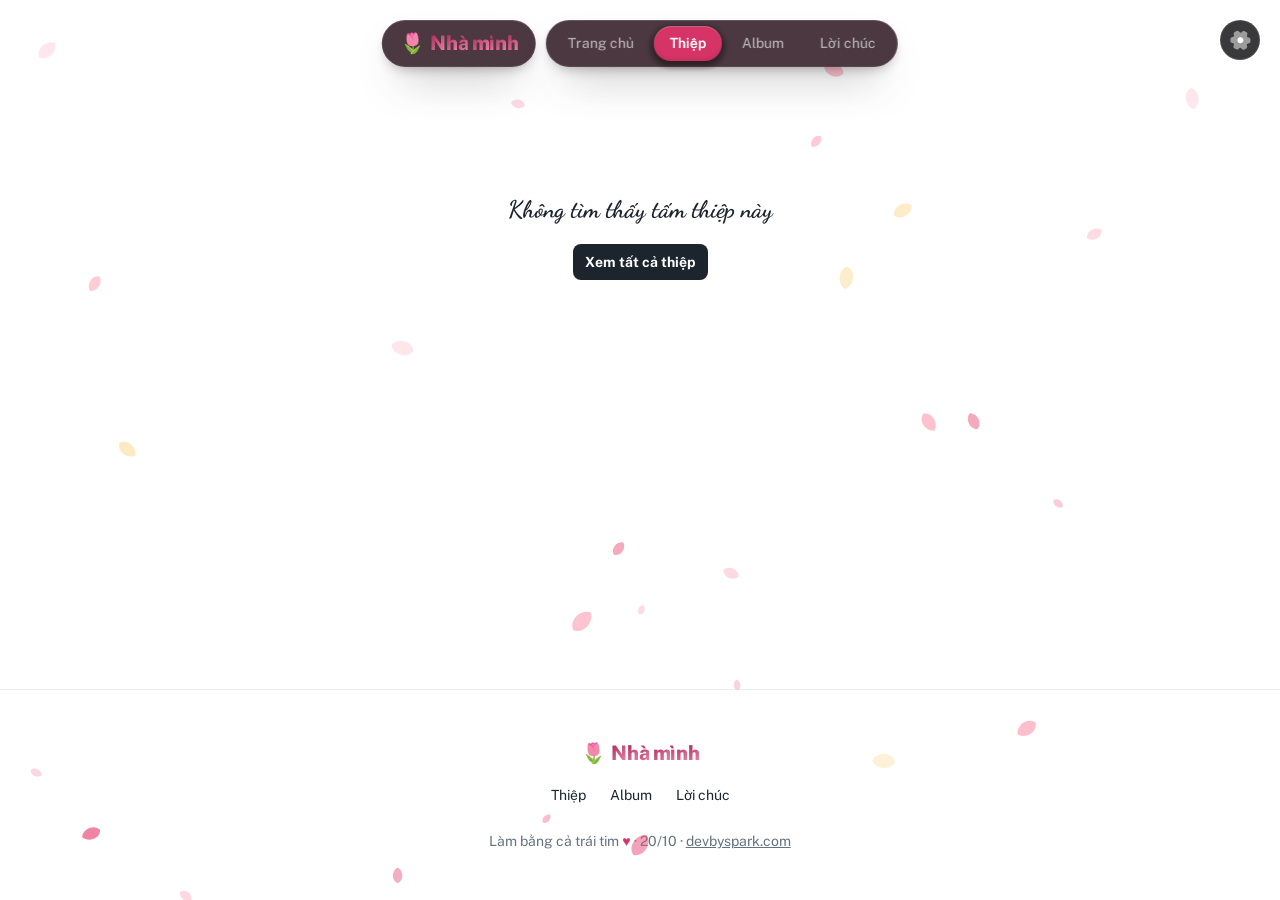
<file: thiep/mai/index.html>
<!DOCTYPE html><html lang="vi" dir="ltr"><head><meta charSet="utf-8"/><link rel="preconnect" href="/" crossorigin=""/><meta name="viewport" content="width=device-width, initial-scale=1"/><link rel="stylesheet" href="/_next/static/chunks/1fokbakcivw5s.css" data-precedence="next"/><link rel="stylesheet" href="/_next/static/chunks/15a87598x8lxl.css" data-precedence="next"/><link rel="stylesheet" href="/_next/static/chunks/3i9ojja_zkn2w.css" data-precedence="next"/><link rel="stylesheet" href="/_next/static/chunks/43c-40y4ojcg-.css" data-precedence="next"/><link rel="preload" as="script" fetchPriority="low" href="/_next/static/chunks/3mc6dra1m0098.js"/><script src="/_next/static/chunks/00murl_11ua63.js" async=""></script><script src="/_next/static/chunks/1aijdav4dknbm.js" async=""></script><script src="/_next/static/chunks/1ledh2nc7-lcv.js" async=""></script><script src="/_next/static/chunks/turbopack-3e8g4905ehrmp.js" async=""></script><script src="/_next/static/chunks/0ezoeifx_kyq-.js" async=""></script><script src="/_next/static/chunks/0-u834wf1ras9.js" async=""></script><script src="/_next/static/chunks/3u1kwktm9dxa5.js" async=""></script><script src="/_next/static/chunks/0c5tq5n47noph.js" async=""></script><script src="/_next/static/chunks/0r34ipmquz5dc.js" async=""></script><script src="/_next/static/chunks/063f7o7c9pb4r.js" async=""></script><script src="/_next/static/chunks/1nhbs0giyd0g5.js" async=""></script><script src="/_next/static/chunks/0wqsx49fv4oo2.js" async=""></script><script src="/_next/static/chunks/1nj823rl6we4w.js" async=""></script><script src="/_next/static/chunks/2fx_cu5c6mvgk.js" async=""></script><script src="/_next/static/chunks/2i1gyzyfyiif0.js" async=""></script><script src="/_next/static/chunks/0pru23k6-e0m8.js" async=""></script><script src="/_next/static/chunks/1-o912xxpjquk.js" async=""></script><script src="/_next/static/chunks/1057xjdoe-yfp.js" async=""></script><meta name="theme-color" content="#D63366"/><title>Gửi Mai của anh · Gia đình Xuân Bình</title><meta name="description" content="Chúc em 20/10 thật xinh và thật vui. Hôm nay em cứ nghỉ ngơi, mọi việc để anh lo. Cảm ơn em đã về chung một nhà với anh."/><link rel="manifest" href="/manifest.webmanifest"/><meta property="og:title" content="Gửi Mai của anh 🌷 Chúc mừng 20/10"/><meta property="og:description" content="Chúc em 20/10 thật xinh và thật vui."/><meta property="og:image" content="https://family.devbyspark.com/og.png"/><meta property="og:image:width" content="1200"/><meta property="og:image:height" content="630"/><meta name="twitter:card" content="summary_large_image"/><meta name="twitter:title" content="Gửi Mai của anh 🌷 Chúc mừng 20/10"/><meta name="twitter:description" content="Chúc em 20/10 thật xinh và thật vui."/><meta name="twitter:image" content="https://family.devbyspark.com/og.png"/><meta name="twitter:image:width" content="1200"/><meta name="twitter:image:height" content="630"/><link rel="icon" href="/favicon.ico?favicon.2x4jdh7-6kxj1.ico" sizes="64x64" type="image/x-icon"/><link rel="icon" href="/icon.png?icon.0lujvbsg6a-1l.png" sizes="512x512" type="image/png"/><link rel="apple-touch-icon" href="/apple-icon.png?apple-icon.04yhaim695wx3.png" sizes="180x180" type="image/png"/><meta name="next-size-adjust" content=""/><script src="/_next/static/chunks/0cz1d0mv5g_q7.js" noModule=""></script><style data-emotion="css-global qniq00">html{-webkit-font-smoothing:antialiased;-moz-osx-font-smoothing:grayscale;box-sizing:border-box;-webkit-text-size-adjust:100%;}*,*::before,*::after{box-sizing:inherit;}strong,b{font-weight:700;}body{margin:0;color:var(--palette-text-primary);font-family:"Public Sans Variable",-apple-system,BlinkMacSystemFont,"Segoe UI",Roboto,"Helvetica Neue",Arial,sans-serif,"Apple Color Emoji","Segoe UI Emoji","Segoe UI Symbol";font-weight:400;font-size:1rem;line-height:1.5;background-color:var(--palette-background-default);}@media print{body{background-color:var(--palette-common-white);}}body::backdrop{background-color:var(--palette-background-default);}html{font-size:16px;}</style><style data-emotion="css-global u9e05w">body{--layout-nav-zIndex:1201;--layout-nav-mobile-width:288px;--layout-header-blur:8px;--layout-header-zIndex:1101;--layout-header-mobile-height:64px;--layout-header-desktop-height:72px;}</style><style data-emotion="css-global 1qdidnb">:root{--spacing:8px;--shape-borderRadius:8px;--shadows-0:none;--shadows-1:0px 2px 1px -1px rgba(0,0,0,0.2),0px 1px 1px 0px rgba(0,0,0,0.14),0px 1px 3px 0px rgba(0,0,0,0.12);--shadows-2:0px 3px 1px -2px rgba(0,0,0,0.2),0px 2px 2px 0px rgba(0,0,0,0.14),0px 1px 5px 0px rgba(0,0,0,0.12);--shadows-3:0px 3px 3px -2px rgba(0,0,0,0.2),0px 3px 4px 0px rgba(0,0,0,0.14),0px 1px 8px 0px rgba(0,0,0,0.12);--shadows-4:0px 2px 4px -1px rgba(0,0,0,0.2),0px 4px 5px 0px rgba(0,0,0,0.14),0px 1px 10px 0px rgba(0,0,0,0.12);--shadows-5:0px 3px 5px -1px rgba(0,0,0,0.2),0px 5px 8px 0px rgba(0,0,0,0.14),0px 1px 14px 0px rgba(0,0,0,0.12);--shadows-6:0px 3px 5px -1px rgba(0,0,0,0.2),0px 6px 10px 0px rgba(0,0,0,0.14),0px 1px 18px 0px rgba(0,0,0,0.12);--shadows-7:0px 4px 5px -2px rgba(0,0,0,0.2),0px 7px 10px 1px rgba(0,0,0,0.14),0px 2px 16px 1px rgba(0,0,0,0.12);--shadows-8:0px 5px 5px -3px rgba(0,0,0,0.2),0px 8px 10px 1px rgba(0,0,0,0.14),0px 3px 14px 2px rgba(0,0,0,0.12);--shadows-9:0px 5px 6px -3px rgba(0,0,0,0.2),0px 9px 12px 1px rgba(0,0,0,0.14),0px 3px 16px 2px rgba(0,0,0,0.12);--shadows-10:0px 6px 6px -3px rgba(0,0,0,0.2),0px 10px 14px 1px rgba(0,0,0,0.14),0px 4px 18px 3px rgba(0,0,0,0.12);--shadows-11:0px 6px 7px -4px rgba(0,0,0,0.2),0px 11px 15px 1px rgba(0,0,0,0.14),0px 4px 20px 3px rgba(0,0,0,0.12);--shadows-12:0px 7px 8px -4px rgba(0,0,0,0.2),0px 12px 17px 2px rgba(0,0,0,0.14),0px 5px 22px 4px rgba(0,0,0,0.12);--shadows-13:0px 7px 8px -4px rgba(0,0,0,0.2),0px 13px 19px 2px rgba(0,0,0,0.14),0px 5px 24px 4px rgba(0,0,0,0.12);--shadows-14:0px 7px 9px -4px rgba(0,0,0,0.2),0px 14px 21px 2px rgba(0,0,0,0.14),0px 5px 26px 4px rgba(0,0,0,0.12);--shadows-15:0px 8px 9px -5px rgba(0,0,0,0.2),0px 15px 22px 2px rgba(0,0,0,0.14),0px 6px 28px 5px rgba(0,0,0,0.12);--shadows-16:0px 8px 10px -5px rgba(0,0,0,0.2),0px 16px 24px 2px rgba(0,0,0,0.14),0px 6px 30px 5px rgba(0,0,0,0.12);--shadows-17:0px 8px 11px -5px rgba(0,0,0,0.2),0px 17px 26px 2px rgba(0,0,0,0.14),0px 6px 32px 5px rgba(0,0,0,0.12);--shadows-18:0px 9px 11px -5px rgba(0,0,0,0.2),0px 18px 28px 2px rgba(0,0,0,0.14),0px 7px 34px 6px rgba(0,0,0,0.12);--shadows-19:0px 9px 12px -6px rgba(0,0,0,0.2),0px 19px 29px 2px rgba(0,0,0,0.14),0px 7px 36px 6px rgba(0,0,0,0.12);--shadows-20:0px 10px 13px -6px rgba(0,0,0,0.2),0px 20px 31px 3px rgba(0,0,0,0.14),0px 8px 38px 7px rgba(0,0,0,0.12);--shadows-21:0px 10px 13px -6px rgba(0,0,0,0.2),0px 21px 33px 3px rgba(0,0,0,0.14),0px 8px 40px 7px rgba(0,0,0,0.12);--shadows-22:0px 10px 14px -6px rgba(0,0,0,0.2),0px 22px 35px 3px rgba(0,0,0,0.14),0px 8px 42px 7px rgba(0,0,0,0.12);--shadows-23:0px 11px 14px -7px rgba(0,0,0,0.2),0px 23px 36px 3px rgba(0,0,0,0.14),0px 9px 44px 8px rgba(0,0,0,0.12);--shadows-24:0px 11px 15px -7px rgba(0,0,0,0.2),0px 24px 38px 3px rgba(0,0,0,0.14),0px 9px 46px 8px rgba(0,0,0,0.12);--zIndex-mobileStepper:1000;--zIndex-fab:1050;--zIndex-speedDial:1050;--zIndex-appBar:1100;--zIndex-drawer:1200;--zIndex-modal:1300;--zIndex-snackbar:1400;--zIndex-tooltip:1500;--font-h1:800 2.5rem/1.25 "Barlow",-apple-system,BlinkMacSystemFont,"Segoe UI",Roboto,"Helvetica Neue",Arial,sans-serif,"Apple Color Emoji","Segoe UI Emoji","Segoe UI Symbol";--font-h2:800 2rem/1.3333333333333333 "Barlow",-apple-system,BlinkMacSystemFont,"Segoe UI",Roboto,"Helvetica Neue",Arial,sans-serif,"Apple Color Emoji","Segoe UI Emoji","Segoe UI Symbol";--font-h3:700 1.5rem/1.5 "Barlow",-apple-system,BlinkMacSystemFont,"Segoe UI",Roboto,"Helvetica Neue",Arial,sans-serif,"Apple Color Emoji","Segoe UI Emoji","Segoe UI Symbol";--font-h4:700 1.25rem/1.5 "Public Sans Variable",-apple-system,BlinkMacSystemFont,"Segoe UI",Roboto,"Helvetica Neue",Arial,sans-serif,"Apple Color Emoji","Segoe UI Emoji","Segoe UI Symbol";--font-h5:700 1.125rem/1.5 "Public Sans Variable",-apple-system,BlinkMacSystemFont,"Segoe UI",Roboto,"Helvetica Neue",Arial,sans-serif,"Apple Color Emoji","Segoe UI Emoji","Segoe UI Symbol";--font-h6:600 1.0625rem/1.5555555555555556 "Public Sans Variable",-apple-system,BlinkMacSystemFont,"Segoe UI",Roboto,"Helvetica Neue",Arial,sans-serif,"Apple Color Emoji","Segoe UI Emoji","Segoe UI Symbol";--font-subtitle1:600 1rem/1.5 "Public Sans Variable",-apple-system,BlinkMacSystemFont,"Segoe UI",Roboto,"Helvetica Neue",Arial,sans-serif,"Apple Color Emoji","Segoe UI Emoji","Segoe UI Symbol";--font-subtitle2:600 0.875rem/1.5714285714285714 "Public Sans Variable",-apple-system,BlinkMacSystemFont,"Segoe UI",Roboto,"Helvetica Neue",Arial,sans-serif,"Apple Color Emoji","Segoe UI Emoji","Segoe UI Symbol";--font-body1:400 1rem/1.5 "Public Sans Variable",-apple-system,BlinkMacSystemFont,"Segoe UI",Roboto,"Helvetica Neue",Arial,sans-serif,"Apple Color Emoji","Segoe UI Emoji","Segoe UI Symbol";--font-body2:400 0.875rem/1.5714285714285714 "Public Sans Variable",-apple-system,BlinkMacSystemFont,"Segoe UI",Roboto,"Helvetica Neue",Arial,sans-serif,"Apple Color Emoji","Segoe UI Emoji","Segoe UI Symbol";--font-caption:400 0.75rem/1.5 "Public Sans Variable",-apple-system,BlinkMacSystemFont,"Segoe UI",Roboto,"Helvetica Neue",Arial,sans-serif,"Apple Color Emoji","Segoe UI Emoji","Segoe UI Symbol";--font-overline:700 0.75rem/1.5 "Public Sans Variable",-apple-system,BlinkMacSystemFont,"Segoe UI",Roboto,"Helvetica Neue",Arial,sans-serif,"Apple Color Emoji","Segoe UI Emoji","Segoe UI Symbol";--font-button:700 0.875rem/1.7142857142857142 "Public Sans Variable",-apple-system,BlinkMacSystemFont,"Segoe UI",Roboto,"Helvetica Neue",Arial,sans-serif,"Apple Color Emoji","Segoe UI Emoji","Segoe UI Symbol";--font-inherit:inherit inherit/inherit inherit;}:root,[data-color-scheme="light"]{-webkit-print-color-scheme:light;color-scheme:light;--palette-primary-lighter:#FFE4EA;--palette-primary-light:#F48FB1;--palette-primary-main:#D63366;--palette-primary-dark:#A3204F;--palette-primary-darker:#5C1428;--palette-primary-contrastText:#FFFFFF;--palette-primary-lighterChannel:255 228 234;--palette-primary-lightChannel:244 143 177;--palette-primary-mainChannel:214 51 102;--palette-primary-darkChannel:163 32 79;--palette-primary-darkerChannel:92 20 40;--palette-primary-contrastTextChannel:255 255 255;--palette-secondary-lighter:#FFF1D6;--palette-secondary-light:#FFD08A;--palette-secondary-main:#E9A23B;--palette-secondary-dark:#B86E12;--palette-secondary-darker:#7A4100;--palette-secondary-contrastText:#FFFFFF;--palette-secondary-lighterChannel:255 241 214;--palette-secondary-lightChannel:255 208 138;--palette-secondary-mainChannel:233 162 59;--palette-secondary-darkChannel:184 110 18;--palette-secondary-darkerChannel:122 65 0;--palette-secondary-contrastTextChannel:255 255 255;--palette-info-lighter:#CAFDF5;--palette-info-light:#61F3F3;--palette-info-main:#00B8D9;--palette-info-dark:#006C9C;--palette-info-darker:#003768;--palette-info-contrastText:#FFFFFF;--palette-info-lighterChannel:202 253 245;--palette-info-lightChannel:97 243 243;--palette-info-mainChannel:0 184 217;--palette-info-darkChannel:0 108 156;--palette-info-darkerChannel:0 55 104;--palette-info-contrastTextChannel:255 255 255;--palette-success-lighter:#D3FCD2;--palette-success-light:#77ED8B;--palette-success-main:#22C55E;--palette-success-dark:#118D57;--palette-success-darker:#065E49;--palette-success-contrastText:#ffffff;--palette-success-lighterChannel:211 252 210;--palette-success-lightChannel:119 237 139;--palette-success-mainChannel:34 197 94;--palette-success-darkChannel:17 141 87;--palette-success-darkerChannel:6 94 73;--palette-success-contrastTextChannel:255 255 255;--palette-warning-lighter:#FFF5CC;--palette-warning-light:#FFD666;--palette-warning-main:#FFAB00;--palette-warning-dark:#B76E00;--palette-warning-darker:#7A4100;--palette-warning-contrastText:#1C252E;--palette-warning-lighterChannel:255 245 204;--palette-warning-lightChannel:255 214 102;--palette-warning-mainChannel:255 171 0;--palette-warning-darkChannel:183 110 0;--palette-warning-darkerChannel:122 65 0;--palette-warning-contrastTextChannel:28 37 46;--palette-error-lighter:#FFE9D5;--palette-error-light:#FFAC82;--palette-error-main:#FF5630;--palette-error-dark:#B71D18;--palette-error-darker:#7A0916;--palette-error-contrastText:#FFFFFF;--palette-error-lighterChannel:255 233 213;--palette-error-lightChannel:255 172 130;--palette-error-mainChannel:255 86 48;--palette-error-darkChannel:183 29 24;--palette-error-darkerChannel:122 9 22;--palette-error-contrastTextChannel:255 255 255;--palette-common-black:#000000;--palette-common-white:#FFFFFF;--palette-common-blackChannel:0 0 0;--palette-common-whiteChannel:255 255 255;--palette-common-background:#fff;--palette-common-onBackground:#000;--palette-common-backgroundChannel:255 255 255;--palette-common-onBackgroundChannel:0 0 0;--palette-grey-50:#FCFDFD;--palette-grey-100:#F9FAFB;--palette-grey-200:#F4F6F8;--palette-grey-300:#DFE3E8;--palette-grey-400:#C4CDD5;--palette-grey-500:#919EAB;--palette-grey-600:#637381;--palette-grey-700:#454F5B;--palette-grey-800:#1C252E;--palette-grey-900:#141A21;--palette-grey-50Channel:252 253 253;--palette-grey-100Channel:249 250 251;--palette-grey-200Channel:244 246 248;--palette-grey-300Channel:223 227 232;--palette-grey-400Channel:196 205 213;--palette-grey-500Channel:145 158 171;--palette-grey-600Channel:99 115 129;--palette-grey-700Channel:69 79 91;--palette-grey-800Channel:28 37 46;--palette-grey-900Channel:20 26 33;--palette-grey-A100:#f5f5f5;--palette-grey-A200:#eeeeee;--palette-grey-A400:#bdbdbd;--palette-grey-A700:#616161;--palette-divider:rgba(145 158 171 / 20%);--palette-text-primary:#1C252E;--palette-text-secondary:#637381;--palette-text-disabled:#919EAB;--palette-text-primaryChannel:28 37 46;--palette-text-secondaryChannel:99 115 129;--palette-text-disabledChannel:145 158 171;--palette-background-paper:#FFFFFF;--palette-background-default:#FFFFFF;--palette-background-neutral:#F4F6F8;--palette-background-paperChannel:255 255 255;--palette-background-defaultChannel:255 255 255;--palette-background-neutralChannel:244 246 248;--palette-action-hover:rgba(145 158 171 / 8%);--palette-action-selected:rgba(145 158 171 / 16%);--palette-action-focus:rgba(145 158 171 / 24%);--palette-action-disabled:rgba(145 158 171 / 80%);--palette-action-disabledBackground:rgba(145 158 171 / 24%);--palette-action-hoverOpacity:0.08;--palette-action-disabledOpacity:0.48;--palette-action-active:#637381;--palette-action-selectedOpacity:0.08;--palette-action-focusOpacity:0.12;--palette-action-activatedOpacity:0.12;--palette-action-activeChannel:99 115 129;--palette-action-selectedChannel:145;--palette-Alert-errorColor:rgb(102, 68, 52);--palette-Alert-infoColor:rgb(38, 97, 97);--palette-Alert-successColor:rgb(47, 94, 55);--palette-Alert-warningColor:rgb(102, 85, 40);--palette-Alert-errorFilledBg:var(--palette-error-main, #FF5630);--palette-Alert-infoFilledBg:var(--palette-info-main, #00B8D9);--palette-Alert-successFilledBg:var(--palette-success-main, #22C55E);--palette-Alert-warningFilledBg:var(--palette-warning-main, #FFAB00);--palette-Alert-errorFilledColor:#fff;--palette-Alert-infoFilledColor:rgba(0, 0, 0, 0.87);--palette-Alert-successFilledColor:rgba(0, 0, 0, 0.87);--palette-Alert-warningFilledColor:rgba(0, 0, 0, 0.87);--palette-Alert-errorStandardBg:rgb(255, 246, 242);--palette-Alert-infoStandardBg:rgb(239, 253, 253);--palette-Alert-successStandardBg:rgb(241, 253, 243);--palette-Alert-warningStandardBg:rgb(255, 250, 239);--palette-Alert-errorIconColor:var(--palette-error-main, #FF5630);--palette-Alert-infoIconColor:var(--palette-info-main, #00B8D9);--palette-Alert-successIconColor:var(--palette-success-main, #22C55E);--palette-Alert-warningIconColor:var(--palette-warning-main, #FFAB00);--palette-AppBar-defaultBg:var(--palette-grey-100, #F9FAFB);--palette-Avatar-defaultBg:var(--palette-grey-400, #C4CDD5);--palette-Button-inheritContainedBg:var(--palette-grey-300, #DFE3E8);--palette-Button-inheritContainedHoverBg:var(--palette-grey-A100, #f5f5f5);--palette-Chip-defaultBorder:var(--palette-grey-400, #C4CDD5);--palette-Chip-defaultAvatarColor:var(--palette-grey-700, #454F5B);--palette-Chip-defaultIconColor:var(--palette-grey-700, #454F5B);--palette-FilledInput-bg:rgba(0, 0, 0, 0.06);--palette-FilledInput-hoverBg:rgba(0, 0, 0, 0.09);--palette-FilledInput-disabledBg:rgba(0, 0, 0, 0.12);--palette-LinearProgress-primaryBg:rgb(239, 177, 196);--palette-LinearProgress-secondaryBg:rgb(246, 219, 180);--palette-LinearProgress-errorBg:rgb(255, 190, 176);--palette-LinearProgress-infoBg:rgb(158, 228, 240);--palette-LinearProgress-successBg:rgb(171, 232, 193);--palette-LinearProgress-warningBg:rgb(255, 223, 158);--palette-Skeleton-bg:rgba(var(--palette-text-primaryChannel, 28 37 46) / 0.11);--palette-Slider-primaryTrack:rgb(239, 177, 196);--palette-Slider-secondaryTrack:rgb(246, 219, 180);--palette-Slider-errorTrack:rgb(255, 190, 176);--palette-Slider-infoTrack:rgb(158, 228, 240);--palette-Slider-successTrack:rgb(171, 232, 193);--palette-Slider-warningTrack:rgb(255, 223, 158);--palette-SnackbarContent-bg:rgb(50, 50, 50);--palette-SnackbarContent-color:#fff;--palette-SpeedDialAction-fabHoverBg:rgb(216, 216, 216);--palette-StepConnector-border:var(--palette-grey-400, #C4CDD5);--palette-StepContent-border:var(--palette-grey-400, #C4CDD5);--palette-Switch-defaultColor:var(--palette-common-white, #FFFFFF);--palette-Switch-defaultDisabledColor:var(--palette-grey-100, #F9FAFB);--palette-Switch-primaryDisabledColor:rgb(239, 177, 196);--palette-Switch-secondaryDisabledColor:rgb(246, 219, 180);--palette-Switch-errorDisabledColor:rgb(255, 190, 176);--palette-Switch-infoDisabledColor:rgb(158, 228, 240);--palette-Switch-successDisabledColor:rgb(171, 232, 193);--palette-Switch-warningDisabledColor:rgb(255, 223, 158);--palette-TableCell-border:rgba(241, NaN, NaN, 1);--palette-Tooltip-bg:rgba(69, 79, 91, 0.92);--palette-dividerChannel:145;--shadows-0:none;--shadows-1:0px 2px 1px -1px rgba(145 158 171 / 20%),0px 1px 1px 0px rgba(145 158 171 / 14%),0px 1px 3px 0px rgba(145 158 171 / 12%);--shadows-2:0px 3px 1px -2px rgba(145 158 171 / 20%),0px 2px 2px 0px rgba(145 158 171 / 14%),0px 1px 5px 0px rgba(145 158 171 / 12%);--shadows-3:0px 3px 3px -2px rgba(145 158 171 / 20%),0px 3px 4px 0px rgba(145 158 171 / 14%),0px 1px 8px 0px rgba(145 158 171 / 12%);--shadows-4:0px 2px 4px -1px rgba(145 158 171 / 20%),0px 4px 5px 0px rgba(145 158 171 / 14%),0px 1px 10px 0px rgba(145 158 171 / 12%);--shadows-5:0px 3px 5px -1px rgba(145 158 171 / 20%),0px 5px 8px 0px rgba(145 158 171 / 14%),0px 1px 14px 0px rgba(145 158 171 / 12%);--shadows-6:0px 3px 5px -1px rgba(145 158 171 / 20%),0px 6px 10px 0px rgba(145 158 171 / 14%),0px 1px 18px 0px rgba(145 158 171 / 12%);--shadows-7:0px 4px 5px -2px rgba(145 158 171 / 20%),0px 7px 10px 1px rgba(145 158 171 / 14%),0px 2px 16px 1px rgba(145 158 171 / 12%);--shadows-8:0px 5px 5px -3px rgba(145 158 171 / 20%),0px 8px 10px 1px rgba(145 158 171 / 14%),0px 3px 14px 2px rgba(145 158 171 / 12%);--shadows-9:0px 5px 6px -3px rgba(145 158 171 / 20%),0px 9px 12px 1px rgba(145 158 171 / 14%),0px 3px 16px 2px rgba(145 158 171 / 12%);--shadows-10:0px 6px 6px -3px rgba(145 158 171 / 20%),0px 10px 14px 1px rgba(145 158 171 / 14%),0px 4px 18px 3px rgba(145 158 171 / 12%);--shadows-11:0px 6px 7px -4px rgba(145 158 171 / 20%),0px 11px 15px 1px rgba(145 158 171 / 14%),0px 4px 20px 3px rgba(145 158 171 / 12%);--shadows-12:0px 7px 8px -4px rgba(145 158 171 / 20%),0px 12px 17px 2px rgba(145 158 171 / 14%),0px 5px 22px 4px rgba(145 158 171 / 12%);--shadows-13:0px 7px 8px -4px rgba(145 158 171 / 20%),0px 13px 19px 2px rgba(145 158 171 / 14%),0px 5px 24px 4px rgba(145 158 171 / 12%);--shadows-14:0px 7px 9px -4px rgba(145 158 171 / 20%),0px 14px 21px 2px rgba(145 158 171 / 14%),0px 5px 26px 4px rgba(145 158 171 / 12%);--shadows-15:0px 8px 9px -5px rgba(145 158 171 / 20%),0px 15px 22px 2px rgba(145 158 171 / 14%),0px 6px 28px 5px rgba(145 158 171 / 12%);--shadows-16:0px 8px 10px -5px rgba(145 158 171 / 20%),0px 16px 24px 2px rgba(145 158 171 / 14%),0px 6px 30px 5px rgba(145 158 171 / 12%);--shadows-17:0px 8px 11px -5px rgba(145 158 171 / 20%),0px 17px 26px 2px rgba(145 158 171 / 14%),0px 6px 32px 5px rgba(145 158 171 / 12%);--shadows-18:0px 9px 11px -5px rgba(145 158 171 / 20%),0px 18px 28px 2px rgba(145 158 171 / 14%),0px 7px 34px 6px rgba(145 158 171 / 12%);--shadows-19:0px 9px 12px -6px rgba(145 158 171 / 20%),0px 19px 29px 2px rgba(145 158 171 / 14%),0px 7px 36px 6px rgba(145 158 171 / 12%);--shadows-20:0px 10px 13px -6px rgba(145 158 171 / 20%),0px 20px 31px 3px rgba(145 158 171 / 14%),0px 8px 38px 7px rgba(145 158 171 / 12%);--shadows-21:0px 10px 13px -6px rgba(145 158 171 / 20%),0px 21px 33px 3px rgba(145 158 171 / 14%),0px 8px 40px 7px rgba(145 158 171 / 12%);--shadows-22:0px 10px 14px -6px rgba(145 158 171 / 20%),0px 22px 35px 3px rgba(145 158 171 / 14%),0px 8px 42px 7px rgba(145 158 171 / 12%);--shadows-23:0px 11px 14px -7px rgba(145 158 171 / 20%),0px 23px 36px 3px rgba(145 158 171 / 14%),0px 9px 44px 8px rgba(145 158 171 / 12%);--shadows-24:0px 11px 15px -7px rgba(145 158 171 / 20%),0px 24px 38px 3px rgba(145 158 171 / 14%),0px 9px 46px 8px rgba(145 158 171 / 12%);--customShadows-z1:0 1px 2px 0 rgba(145 158 171 / 16%);--customShadows-z4:0 4px 8px 0 rgba(145 158 171 / 16%);--customShadows-z8:0 8px 16px 0 rgba(145 158 171 / 16%);--customShadows-z12:0 12px 24px -4px rgba(145 158 171 / 16%);--customShadows-z16:0 16px 32px -4px rgba(145 158 171 / 16%);--customShadows-z20:0 20px 40px -4px rgba(145 158 171 / 16%);--customShadows-z24:0 24px 48px 0 rgba(145 158 171 / 16%);--customShadows-dialog:-40px 40px 80px -8px rgba(0 0 0 / 24%);--customShadows-card:0 0 2px 0 rgba(145 158 171 / 20%),0 12px 24px -4px rgba(145 158 171 / 12%);--customShadows-dropdown:0 0 2px 0 rgba(145 158 171 / 24%),-20px 20px 40px -4px rgba(145 158 171 / 24%);--customShadows-primary:0 8px 16px 0 rgba(214 51 102 / 24%);--customShadows-secondary:0 8px 16px 0 rgba(233 162 59 / 24%);--customShadows-info:0 8px 16px 0 rgba(0 184 217 / 24%);--customShadows-success:0 8px 16px 0 rgba(34 197 94 / 24%);--customShadows-warning:0 8px 16px 0 rgba(255 171 0 / 24%);--customShadows-error:0 8px 16px 0 rgba(255 86 48 / 24%);--opacity-inputPlaceholder:0.42;--opacity-inputUnderline:0.42;--opacity-switchTrackDisabled:0.12;--opacity-switchTrack:0.38;}[data-color-scheme="dark"]{-webkit-print-color-scheme:dark;color-scheme:dark;--palette-common-black:#000000;--palette-common-white:#FFFFFF;--palette-common-blackChannel:0 0 0;--palette-common-whiteChannel:255 255 255;--palette-common-background:#000;--palette-common-onBackground:#fff;--palette-common-backgroundChannel:0 0 0;--palette-common-onBackgroundChannel:255 255 255;--palette-primary-lighter:#FFE4EA;--palette-primary-light:#F48FB1;--palette-primary-main:#D63366;--palette-primary-dark:#A3204F;--palette-primary-darker:#5C1428;--palette-primary-contrastText:#FFFFFF;--palette-primary-lighterChannel:255 228 234;--palette-primary-lightChannel:244 143 177;--palette-primary-mainChannel:214 51 102;--palette-primary-darkChannel:163 32 79;--palette-primary-darkerChannel:92 20 40;--palette-primary-contrastTextChannel:255 255 255;--palette-secondary-lighter:#FFF1D6;--palette-secondary-light:#FFD08A;--palette-secondary-main:#E9A23B;--palette-secondary-dark:#B86E12;--palette-secondary-darker:#7A4100;--palette-secondary-contrastText:#FFFFFF;--palette-secondary-lighterChannel:255 241 214;--palette-secondary-lightChannel:255 208 138;--palette-secondary-mainChannel:233 162 59;--palette-secondary-darkChannel:184 110 18;--palette-secondary-darkerChannel:122 65 0;--palette-secondary-contrastTextChannel:255 255 255;--palette-error-lighter:#FFE9D5;--palette-error-light:#FFAC82;--palette-error-main:#FF5630;--palette-error-dark:#B71D18;--palette-error-darker:#7A0916;--palette-error-contrastText:#FFFFFF;--palette-error-lighterChannel:255 233 213;--palette-error-lightChannel:255 172 130;--palette-error-mainChannel:255 86 48;--palette-error-darkChannel:183 29 24;--palette-error-darkerChannel:122 9 22;--palette-error-contrastTextChannel:255 255 255;--palette-warning-lighter:#FFF5CC;--palette-warning-light:#FFD666;--palette-warning-main:#FFAB00;--palette-warning-dark:#B76E00;--palette-warning-darker:#7A4100;--palette-warning-contrastText:#1C252E;--palette-warning-lighterChannel:255 245 204;--palette-warning-lightChannel:255 214 102;--palette-warning-mainChannel:255 171 0;--palette-warning-darkChannel:183 110 0;--palette-warning-darkerChannel:122 65 0;--palette-warning-contrastTextChannel:28 37 46;--palette-info-lighter:#CAFDF5;--palette-info-light:#61F3F3;--palette-info-main:#00B8D9;--palette-info-dark:#006C9C;--palette-info-darker:#003768;--palette-info-contrastText:#FFFFFF;--palette-info-lighterChannel:202 253 245;--palette-info-lightChannel:97 243 243;--palette-info-mainChannel:0 184 217;--palette-info-darkChannel:0 108 156;--palette-info-darkerChannel:0 55 104;--palette-info-contrastTextChannel:255 255 255;--palette-success-lighter:#D3FCD2;--palette-success-light:#77ED8B;--palette-success-main:#22C55E;--palette-success-dark:#118D57;--palette-success-darker:#065E49;--palette-success-contrastText:#ffffff;--palette-success-lighterChannel:211 252 210;--palette-success-lightChannel:119 237 139;--palette-success-mainChannel:34 197 94;--palette-success-darkChannel:17 141 87;--palette-success-darkerChannel:6 94 73;--palette-success-contrastTextChannel:255 255 255;--palette-grey-50:#FCFDFD;--palette-grey-100:#F9FAFB;--palette-grey-200:#F4F6F8;--palette-grey-300:#DFE3E8;--palette-grey-400:#C4CDD5;--palette-grey-500:#919EAB;--palette-grey-600:#637381;--palette-grey-700:#454F5B;--palette-grey-800:#1C252E;--palette-grey-900:#141A21;--palette-grey-A100:#f5f5f5;--palette-grey-A200:#eeeeee;--palette-grey-A400:#bdbdbd;--palette-grey-A700:#616161;--palette-grey-50Channel:252 253 253;--palette-grey-100Channel:249 250 251;--palette-grey-200Channel:244 246 248;--palette-grey-300Channel:223 227 232;--palette-grey-400Channel:196 205 213;--palette-grey-500Channel:145 158 171;--palette-grey-600Channel:99 115 129;--palette-grey-700Channel:69 79 91;--palette-grey-800Channel:28 37 46;--palette-grey-900Channel:20 26 33;--palette-text-primary:#FFFFFF;--palette-text-secondary:#919EAB;--palette-text-disabled:#637381;--palette-text-icon:rgba(255, 255, 255, 0.5);--palette-text-primaryChannel:255 255 255;--palette-text-secondaryChannel:145 158 171;--palette-text-disabledChannel:99 115 129;--palette-divider:rgba(145 158 171 / 20%);--palette-background-paper:#1C252E;--palette-background-default:#141A21;--palette-background-neutral:#28323D;--palette-background-paperChannel:28 37 46;--palette-background-defaultChannel:20 26 33;--palette-background-neutralChannel:40 50 61;--palette-action-active:#919EAB;--palette-action-hover:rgba(145 158 171 / 8%);--palette-action-hoverOpacity:0.08;--palette-action-selected:rgba(145 158 171 / 16%);--palette-action-selectedOpacity:0.16;--palette-action-disabled:rgba(145 158 171 / 80%);--palette-action-disabledBackground:rgba(145 158 171 / 24%);--palette-action-disabledOpacity:0.48;--palette-action-focus:rgba(145 158 171 / 24%);--palette-action-focusOpacity:0.12;--palette-action-activatedOpacity:0.24;--palette-action-activeChannel:145 158 171;--palette-action-selectedChannel:145;--palette-Alert-errorColor:rgb(255, 221, 205);--palette-Alert-infoColor:rgb(191, 250, 250);--palette-Alert-successColor:rgb(200, 247, 208);--palette-Alert-warningColor:rgb(255, 238, 193);--palette-Alert-errorFilledBg:var(--palette-error-dark, #B71D18);--palette-Alert-infoFilledBg:var(--palette-info-dark, #006C9C);--palette-Alert-successFilledBg:var(--palette-success-dark, #118D57);--palette-Alert-warningFilledBg:var(--palette-warning-dark, #B76E00);--palette-Alert-errorFilledColor:#fff;--palette-Alert-infoFilledColor:#fff;--palette-Alert-successFilledColor:#fff;--palette-Alert-warningFilledColor:#fff;--palette-Alert-errorStandardBg:rgb(25, 17, 12);--palette-Alert-infoStandardBg:rgb(9, 24, 24);--palette-Alert-successStandardBg:rgb(11, 23, 13);--palette-Alert-warningStandardBg:rgb(25, 21, 10);--palette-Alert-errorIconColor:var(--palette-error-main, #FF5630);--palette-Alert-infoIconColor:var(--palette-info-main, #00B8D9);--palette-Alert-successIconColor:var(--palette-success-main, #22C55E);--palette-Alert-warningIconColor:var(--palette-warning-main, #FFAB00);--palette-AppBar-defaultBg:var(--palette-grey-900, #141A21);--palette-AppBar-darkBg:var(--palette-background-paper, #1C252E);--palette-AppBar-darkColor:var(--palette-text-primary, #FFFFFF);--palette-Avatar-defaultBg:var(--palette-grey-600, #637381);--palette-Button-inheritContainedBg:var(--palette-grey-800, #1C252E);--palette-Button-inheritContainedHoverBg:var(--palette-grey-700, #454F5B);--palette-Chip-defaultBorder:var(--palette-grey-700, #454F5B);--palette-Chip-defaultAvatarColor:var(--palette-grey-300, #DFE3E8);--palette-Chip-defaultIconColor:var(--palette-grey-300, #DFE3E8);--palette-FilledInput-bg:rgba(255, 255, 255, 0.09);--palette-FilledInput-hoverBg:rgba(255, 255, 255, 0.13);--palette-FilledInput-disabledBg:rgba(255, 255, 255, 0.12);--palette-LinearProgress-primaryBg:rgb(107, 25, 51);--palette-LinearProgress-secondaryBg:rgb(116, 81, 29);--palette-LinearProgress-errorBg:rgb(127, 43, 24);--palette-LinearProgress-infoBg:rgb(0, 92, 108);--palette-LinearProgress-successBg:rgb(17, 98, 47);--palette-LinearProgress-warningBg:rgb(127, 85, 0);--palette-Skeleton-bg:rgba(var(--palette-text-primaryChannel, 255 255 255) / 0.13);--palette-Slider-primaryTrack:rgb(107, 25, 51);--palette-Slider-secondaryTrack:rgb(116, 81, 29);--palette-Slider-errorTrack:rgb(127, 43, 24);--palette-Slider-infoTrack:rgb(0, 92, 108);--palette-Slider-successTrack:rgb(17, 98, 47);--palette-Slider-warningTrack:rgb(127, 85, 0);--palette-SnackbarContent-bg:rgb(250, 250, 250);--palette-SnackbarContent-color:rgba(0, 0, 0, 0.87);--palette-SpeedDialAction-fabHoverBg:rgb(62, 69, 77);--palette-StepConnector-border:var(--palette-grey-600, #637381);--palette-StepContent-border:var(--palette-grey-600, #637381);--palette-Switch-defaultColor:var(--palette-grey-300, #DFE3E8);--palette-Switch-defaultDisabledColor:var(--palette-grey-600, #637381);--palette-Switch-primaryDisabledColor:rgb(96, 22, 45);--palette-Switch-secondaryDisabledColor:rgb(104, 72, 26);--palette-Switch-errorDisabledColor:rgb(114, 38, 21);--palette-Switch-infoDisabledColor:rgb(0, 82, 97);--palette-Switch-successDisabledColor:rgb(15, 88, 42);--palette-Switch-warningDisabledColor:rgb(114, 76, 0);--palette-TableCell-border:rgba(46, NaN, NaN, 1);--palette-Tooltip-bg:rgba(69, 79, 91, 0.92);--palette-dividerChannel:145;--opacity-inputPlaceholder:0.5;--opacity-inputUnderline:0.7;--opacity-switchTrackDisabled:0.2;--opacity-switchTrack:0.3;--overlays-0:none;--overlays-1:linear-gradient(rgba(255 255 255 / 0.051), rgba(255 255 255 / 0.051));--overlays-2:linear-gradient(rgba(255 255 255 / 0.069), rgba(255 255 255 / 0.069));--overlays-3:linear-gradient(rgba(255 255 255 / 0.082), rgba(255 255 255 / 0.082));--overlays-4:linear-gradient(rgba(255 255 255 / 0.092), rgba(255 255 255 / 0.092));--overlays-5:linear-gradient(rgba(255 255 255 / 0.101), rgba(255 255 255 / 0.101));--overlays-6:linear-gradient(rgba(255 255 255 / 0.108), rgba(255 255 255 / 0.108));--overlays-7:linear-gradient(rgba(255 255 255 / 0.114), rgba(255 255 255 / 0.114));--overlays-8:linear-gradient(rgba(255 255 255 / 0.119), rgba(255 255 255 / 0.119));--overlays-9:linear-gradient(rgba(255 255 255 / 0.124), rgba(255 255 255 / 0.124));--overlays-10:linear-gradient(rgba(255 255 255 / 0.128), rgba(255 255 255 / 0.128));--overlays-11:linear-gradient(rgba(255 255 255 / 0.132), rgba(255 255 255 / 0.132));--overlays-12:linear-gradient(rgba(255 255 255 / 0.135), rgba(255 255 255 / 0.135));--overlays-13:linear-gradient(rgba(255 255 255 / 0.139), rgba(255 255 255 / 0.139));--overlays-14:linear-gradient(rgba(255 255 255 / 0.142), rgba(255 255 255 / 0.142));--overlays-15:linear-gradient(rgba(255 255 255 / 0.145), rgba(255 255 255 / 0.145));--overlays-16:linear-gradient(rgba(255 255 255 / 0.147), rgba(255 255 255 / 0.147));--overlays-17:linear-gradient(rgba(255 255 255 / 0.15), rgba(255 255 255 / 0.15));--overlays-18:linear-gradient(rgba(255 255 255 / 0.152), rgba(255 255 255 / 0.152));--overlays-19:linear-gradient(rgba(255 255 255 / 0.155), rgba(255 255 255 / 0.155));--overlays-20:linear-gradient(rgba(255 255 255 / 0.157), rgba(255 255 255 / 0.157));--overlays-21:linear-gradient(rgba(255 255 255 / 0.159), rgba(255 255 255 / 0.159));--overlays-22:linear-gradient(rgba(255 255 255 / 0.161), rgba(255 255 255 / 0.161));--overlays-23:linear-gradient(rgba(255 255 255 / 0.163), rgba(255 255 255 / 0.163));--overlays-24:linear-gradient(rgba(255 255 255 / 0.165), rgba(255 255 255 / 0.165));--shadows-0:none;--shadows-1:0px 2px 1px -1px rgba(0 0 0 / 20%),0px 1px 1px 0px rgba(0 0 0 / 14%),0px 1px 3px 0px rgba(0 0 0 / 12%);--shadows-2:0px 3px 1px -2px rgba(0 0 0 / 20%),0px 2px 2px 0px rgba(0 0 0 / 14%),0px 1px 5px 0px rgba(0 0 0 / 12%);--shadows-3:0px 3px 3px -2px rgba(0 0 0 / 20%),0px 3px 4px 0px rgba(0 0 0 / 14%),0px 1px 8px 0px rgba(0 0 0 / 12%);--shadows-4:0px 2px 4px -1px rgba(0 0 0 / 20%),0px 4px 5px 0px rgba(0 0 0 / 14%),0px 1px 10px 0px rgba(0 0 0 / 12%);--shadows-5:0px 3px 5px -1px rgba(0 0 0 / 20%),0px 5px 8px 0px rgba(0 0 0 / 14%),0px 1px 14px 0px rgba(0 0 0 / 12%);--shadows-6:0px 3px 5px -1px rgba(0 0 0 / 20%),0px 6px 10px 0px rgba(0 0 0 / 14%),0px 1px 18px 0px rgba(0 0 0 / 12%);--shadows-7:0px 4px 5px -2px rgba(0 0 0 / 20%),0px 7px 10px 1px rgba(0 0 0 / 14%),0px 2px 16px 1px rgba(0 0 0 / 12%);--shadows-8:0px 5px 5px -3px rgba(0 0 0 / 20%),0px 8px 10px 1px rgba(0 0 0 / 14%),0px 3px 14px 2px rgba(0 0 0 / 12%);--shadows-9:0px 5px 6px -3px rgba(0 0 0 / 20%),0px 9px 12px 1px rgba(0 0 0 / 14%),0px 3px 16px 2px rgba(0 0 0 / 12%);--shadows-10:0px 6px 6px -3px rgba(0 0 0 / 20%),0px 10px 14px 1px rgba(0 0 0 / 14%),0px 4px 18px 3px rgba(0 0 0 / 12%);--shadows-11:0px 6px 7px -4px rgba(0 0 0 / 20%),0px 11px 15px 1px rgba(0 0 0 / 14%),0px 4px 20px 3px rgba(0 0 0 / 12%);--shadows-12:0px 7px 8px -4px rgba(0 0 0 / 20%),0px 12px 17px 2px rgba(0 0 0 / 14%),0px 5px 22px 4px rgba(0 0 0 / 12%);--shadows-13:0px 7px 8px -4px rgba(0 0 0 / 20%),0px 13px 19px 2px rgba(0 0 0 / 14%),0px 5px 24px 4px rgba(0 0 0 / 12%);--shadows-14:0px 7px 9px -4px rgba(0 0 0 / 20%),0px 14px 21px 2px rgba(0 0 0 / 14%),0px 5px 26px 4px rgba(0 0 0 / 12%);--shadows-15:0px 8px 9px -5px rgba(0 0 0 / 20%),0px 15px 22px 2px rgba(0 0 0 / 14%),0px 6px 28px 5px rgba(0 0 0 / 12%);--shadows-16:0px 8px 10px -5px rgba(0 0 0 / 20%),0px 16px 24px 2px rgba(0 0 0 / 14%),0px 6px 30px 5px rgba(0 0 0 / 12%);--shadows-17:0px 8px 11px -5px rgba(0 0 0 / 20%),0px 17px 26px 2px rgba(0 0 0 / 14%),0px 6px 32px 5px rgba(0 0 0 / 12%);--shadows-18:0px 9px 11px -5px rgba(0 0 0 / 20%),0px 18px 28px 2px rgba(0 0 0 / 14%),0px 7px 34px 6px rgba(0 0 0 / 12%);--shadows-19:0px 9px 12px -6px rgba(0 0 0 / 20%),0px 19px 29px 2px rgba(0 0 0 / 14%),0px 7px 36px 6px rgba(0 0 0 / 12%);--shadows-20:0px 10px 13px -6px rgba(0 0 0 / 20%),0px 20px 31px 3px rgba(0 0 0 / 14%),0px 8px 38px 7px rgba(0 0 0 / 12%);--shadows-21:0px 10px 13px -6px rgba(0 0 0 / 20%),0px 21px 33px 3px rgba(0 0 0 / 14%),0px 8px 40px 7px rgba(0 0 0 / 12%);--shadows-22:0px 10px 14px -6px rgba(0 0 0 / 20%),0px 22px 35px 3px rgba(0 0 0 / 14%),0px 8px 42px 7px rgba(0 0 0 / 12%);--shadows-23:0px 11px 14px -7px rgba(0 0 0 / 20%),0px 23px 36px 3px rgba(0 0 0 / 14%),0px 9px 44px 8px rgba(0 0 0 / 12%);--shadows-24:0px 11px 15px -7px rgba(0 0 0 / 20%),0px 24px 38px 3px rgba(0 0 0 / 14%),0px 9px 46px 8px rgba(0 0 0 / 12%);--customShadows-z1:0 1px 2px 0 rgba(0 0 0 / 16%);--customShadows-z4:0 4px 8px 0 rgba(0 0 0 / 16%);--customShadows-z8:0 8px 16px 0 rgba(0 0 0 / 16%);--customShadows-z12:0 12px 24px -4px rgba(0 0 0 / 16%);--customShadows-z16:0 16px 32px -4px rgba(0 0 0 / 16%);--customShadows-z20:0 20px 40px -4px rgba(0 0 0 / 16%);--customShadows-z24:0 24px 48px 0 rgba(0 0 0 / 16%);--customShadows-dialog:-40px 40px 80px -8px rgba(0 0 0 / 24%);--customShadows-card:0 0 2px 0 rgba(0 0 0 / 20%),0 12px 24px -4px rgba(0 0 0 / 12%);--customShadows-dropdown:0 0 2px 0 rgba(0 0 0 / 24%),-20px 20px 40px -4px rgba(0 0 0 / 24%);--customShadows-primary:0 8px 16px 0 rgba(214 51 102 / 24%);--customShadows-secondary:0 8px 16px 0 rgba(233 162 59 / 24%);--customShadows-info:0 8px 16px 0 rgba(0 184 217 / 24%);--customShadows-success:0 8px 16px 0 rgba(34 197 94 / 24%);--customShadows-warning:0 8px 16px 0 rgba(255 171 0 / 24%);--customShadows-error:0 8px 16px 0 rgba(255 86 48 / 24%);}</style><style data-emotion="css lcs3gc 0 9ecyen 16g5tq7 hltb5i xcj1iu 14nbxx6 1uvsvwr xt49xd 1mzjf29 chz7cr mz9m0q 5p47go igkodi x85jlf rgrkku 7cs04n 1e3lqck 1o4bjxm 5mazpv kqrgt1 1qvprvs xln5tn 3wvdnu 5cz62f 1uuw4iz">.css-lcs3gc{z-index:var(--zIndex-drawer);}.css-9ecyen{-webkit-text-decoration:none;text-decoration:none;display:-webkit-inline-box;display:-webkit-inline-flex;display:-ms-inline-flexbox;display:inline-flex;-webkit-align-items:center;-webkit-box-align:center;-ms-flex-align:center;align-items:center;}.css-16g5tq7{margin:0;font:inherit;line-height:inherit;letter-spacing:inherit;color:var(--palette-primary-main);-webkit-text-decoration:none;text-decoration:none;display:-webkit-inline-box;display:-webkit-inline-flex;display:-ms-inline-flexbox;display:inline-flex;-webkit-align-items:center;-webkit-box-align:center;-ms-flex-align:center;align-items:center;}.css-hltb5i{font-weight:800;letter-spacing:-0.02em;font-size:20px;white-space:nowrap;}.css-xcj1iu{margin-right:calc(0.75 * var(--spacing));}.css-14nbxx6{position:fixed;inset:0;pointer-events:none;z-index:1300;}@media (min-width:0px){.css-14nbxx6{display:block;}}@media (min-width:900px){.css-14nbxx6{display:none;}}.css-1uvsvwr{width:22px;height:22px;-webkit-flex-shrink:0;-ms-flex-negative:0;flex-shrink:0;display:-webkit-inline-box;display:-webkit-inline-flex;display:-ms-inline-flexbox;display:inline-flex;}.css-xt49xd{text-align:center;-webkit-flex:0 0 auto;-ms-flex:0 0 auto;flex:0 0 auto;font-size:1.5rem;padding:8px;border-radius:50%;color:var(--palette-action-active);-webkit-transition:background-color 150ms cubic-bezier(0.4, 0, 0.2, 1) 0ms;transition:background-color 150ms cubic-bezier(0.4, 0, 0.2, 1) 0ms;--IconButton-hoverBg:rgba(var(--palette-action-activeChannel) / var(--palette-action-hoverOpacity));padding:calc(0 * var(--spacing));width:40px;height:40px;position:fixed;z-index:1301;color:#fff;background-color:rgba(14, 14, 17, 0.82);border:1px solid rgba(255, 255, 255, 0.12);-webkit-backdrop-filter:blur(20px) saturate(180%);backdrop-filter:blur(20px) saturate(180%);}.css-xt49xd:hover{background-color:var(--IconButton-hoverBg);}@media (hover: none){.css-xt49xd:hover{background-color:transparent;}}.css-xt49xd.Mui-disabled{background-color:transparent;color:var(--palette-action-disabled);}.css-xt49xd.MuiIconButton-loading{color:transparent;}@media (min-width:0px){.css-xt49xd{top:14px;right:14px;}}@media (min-width:900px){.css-xt49xd{top:20px;right:20px;}}.css-xt49xd:hover{background-color:rgba(14, 14, 17, 0.95);}.css-1mzjf29{display:-webkit-inline-box;display:-webkit-inline-flex;display:-ms-inline-flexbox;display:inline-flex;-webkit-align-items:center;-webkit-box-align:center;-ms-flex-align:center;align-items:center;-webkit-box-pack:center;-ms-flex-pack:center;-webkit-justify-content:center;justify-content:center;position:relative;box-sizing:border-box;-webkit-tap-highlight-color:transparent;background-color:transparent;outline:0;border:0;margin:0;border-radius:0;padding:0;cursor:pointer;-webkit-user-select:none;-moz-user-select:none;-ms-user-select:none;user-select:none;vertical-align:middle;-moz-appearance:none;-webkit-appearance:none;-webkit-text-decoration:none;text-decoration:none;color:inherit;font-family:"Public Sans Variable",-apple-system,BlinkMacSystemFont,"Segoe UI",Roboto,"Helvetica Neue",Arial,sans-serif,"Apple Color Emoji","Segoe UI Emoji","Segoe UI Symbol";text-align:center;-webkit-flex:0 0 auto;-ms-flex:0 0 auto;flex:0 0 auto;font-size:1.5rem;padding:8px;border-radius:50%;color:var(--palette-action-active);-webkit-transition:background-color 150ms cubic-bezier(0.4, 0, 0.2, 1) 0ms;transition:background-color 150ms cubic-bezier(0.4, 0, 0.2, 1) 0ms;--IconButton-hoverBg:rgba(var(--palette-action-activeChannel) / var(--palette-action-hoverOpacity));padding:calc(0 * var(--spacing));width:40px;height:40px;position:fixed;z-index:1301;color:#fff;background-color:rgba(14, 14, 17, 0.82);border:1px solid rgba(255, 255, 255, 0.12);-webkit-backdrop-filter:blur(20px) saturate(180%);backdrop-filter:blur(20px) saturate(180%);}.css-1mzjf29::-moz-focus-inner{border-style:none;}.css-1mzjf29.Mui-disabled{pointer-events:none;cursor:default;}@media print{.css-1mzjf29{-webkit-print-color-adjust:exact;color-adjust:exact;}}.css-1mzjf29:hover{background-color:var(--IconButton-hoverBg);}@media (hover: none){.css-1mzjf29:hover{background-color:transparent;}}.css-1mzjf29.Mui-disabled{background-color:transparent;color:var(--palette-action-disabled);}.css-1mzjf29.MuiIconButton-loading{color:transparent;}@media (min-width:0px){.css-1mzjf29{top:14px;right:14px;}}@media (min-width:900px){.css-1mzjf29{top:20px;right:20px;}}.css-1mzjf29:hover{background-color:rgba(14, 14, 17, 0.95);}.css-chz7cr{position:relative;display:-webkit-inline-box;display:-webkit-inline-flex;display:-ms-inline-flexbox;display:inline-flex;vertical-align:middle;-webkit-flex-shrink:0;-ms-flex-negative:0;flex-shrink:0;}.css-mz9m0q{-webkit-user-select:none;-moz-user-select:none;-ms-user-select:none;user-select:none;width:1em;height:1em;display:inline-block;-webkit-flex-shrink:0;-ms-flex-negative:0;flex-shrink:0;-webkit-transition:fill 300ms cubic-bezier(0.4, 0, 0.2, 1) 0ms;transition:fill 300ms cubic-bezier(0.4, 0, 0.2, 1) 0ms;fill:currentColor;font-size:1.5rem;}.css-5p47go{display:-webkit-box;display:-webkit-flex;display:-ms-flexbox;display:flex;-webkit-flex-direction:row;-ms-flex-direction:row;flex-direction:row;-webkit-box-flex-wrap:wrap;-webkit-flex-wrap:wrap;-ms-flex-wrap:wrap;flex-wrap:wrap;-webkit-box-pack:center;-ms-flex-pack:center;-webkit-justify-content:center;justify-content:center;-webkit-align-content:center;-ms-flex-line-pack:center;align-content:center;-webkit-align-items:center;-webkit-box-align:center;-ms-flex-align:center;align-items:center;position:absolute;box-sizing:border-box;font-family:"Public Sans Variable",-apple-system,BlinkMacSystemFont,"Segoe UI",Roboto,"Helvetica Neue",Arial,sans-serif,"Apple Color Emoji","Segoe UI Emoji","Segoe UI Symbol";font-weight:500;font-size:0.75rem;min-width:20px;line-height:1;padding:0 6px;height:20px;border-radius:10px;z-index:1;-webkit-transition:-webkit-transform 225ms cubic-bezier(0.4, 0, 0.2, 1) 0ms;transition:transform 225ms cubic-bezier(0.4, 0, 0.2, 1) 0ms;background-color:var(--palette-error-main);color:var(--palette-error-contrastText);border-radius:4px;height:8px;min-width:8px;padding:0;top:0;right:0;-webkit-transform:scale(1) translate(50%, -50%);-moz-transform:scale(1) translate(50%, -50%);-ms-transform:scale(1) translate(50%, -50%);transform:scale(1) translate(50%, -50%);transform-origin:100% 0%;-webkit-transition:-webkit-transform 195ms cubic-bezier(0.4, 0, 0.2, 1) 0ms;transition:transform 195ms cubic-bezier(0.4, 0, 0.2, 1) 0ms;border-radius:50%;}.css-5p47go.MuiBadge-invisible{-webkit-transform:scale(0) translate(50%, -50%);-moz-transform:scale(0) translate(50%, -50%);-ms-transform:scale(0) translate(50%, -50%);transform:scale(0) translate(50%, -50%);}.css-igkodi{display:-webkit-box;display:-webkit-flex;display:-ms-flexbox;display:flex;-webkit-flex:1 1 auto;-ms-flex:1 1 auto;flex:1 1 auto;-webkit-flex-direction:column;-ms-flex-direction:column;flex-direction:column;}@media (min-width:0px){.css-igkodi{padding-top:96px;padding-bottom:96px;}}@media (min-width:900px){.css-igkodi{padding-top:112px;padding-bottom:calc(0 * var(--spacing));}}.css-x85jlf{min-height:70vh;display:grid;place-items:center;font-size:48px;}@-webkit-keyframes pulse{50%{-webkit-transform:scale(1.15);-moz-transform:scale(1.15);-ms-transform:scale(1.15);transform:scale(1.15);opacity:0.6;}}@keyframes pulse{50%{-webkit-transform:scale(1.15);-moz-transform:scale(1.15);-ms-transform:scale(1.15);transform:scale(1.15);opacity:0.6;}}.css-rgrkku{-webkit-animation:pulse 1.2s ease-in-out infinite;animation:pulse 1.2s ease-in-out infinite;}.css-7cs04n{position:relative;background-color:var(--palette-background-default);}.css-1e3lqck{margin:0;-webkit-flex-shrink:0;-ms-flex-negative:0;flex-shrink:0;border-width:0;border-style:solid;border-color:var(--palette-divider);border-bottom-width:thin;}.css-1o4bjxm{width:100%;margin-left:auto;box-sizing:border-box;margin-right:auto;padding-left:calc(2 * var(--spacing));padding-right:calc(2 * var(--spacing));padding-top:calc(6 * var(--spacing));text-align:center;}@media (min-width:600px){.css-1o4bjxm{padding-left:calc(3 * var(--spacing));padding-right:calc(3 * var(--spacing));}}@media (min-width:1200px){.css-1o4bjxm{max-width:1200px;}}@media (min-width:0px){.css-1o4bjxm{padding-bottom:104px;}}@media (min-width:900px){.css-1o4bjxm{padding-bottom:calc(6 * var(--spacing));}}.css-5mazpv{margin-top:calc(2 * var(--spacing));gap:calc(3 * var(--spacing));display:-webkit-box;display:-webkit-flex;display:-ms-flexbox;display:flex;-webkit-box-pack:center;-ms-flex-pack:center;-webkit-justify-content:center;justify-content:center;-webkit-box-flex-wrap:wrap;-webkit-flex-wrap:wrap;-ms-flex-wrap:wrap;flex-wrap:wrap;}.css-kqrgt1{-webkit-text-decoration:none;text-decoration:none;color:inherit;}.css-kqrgt1:hover{-webkit-text-decoration:underline;text-decoration:underline;}.css-1qvprvs{margin:0;font-family:"Public Sans Variable",-apple-system,BlinkMacSystemFont,"Segoe UI",Roboto,"Helvetica Neue",Arial,sans-serif,"Apple Color Emoji","Segoe UI Emoji","Segoe UI Symbol";font-weight:400;font-size:0.875rem;line-height:1.5714285714285714;color:inherit;-webkit-text-decoration:none;text-decoration:none;color:inherit;}.css-1qvprvs:hover{-webkit-text-decoration:underline;text-decoration:underline;}.css-xln5tn{margin:0;font-family:"Public Sans Variable",-apple-system,BlinkMacSystemFont,"Segoe UI",Roboto,"Helvetica Neue",Arial,sans-serif,"Apple Color Emoji","Segoe UI Emoji","Segoe UI Symbol";font-weight:400;font-size:0.875rem;line-height:1.5714285714285714;color:var(--palette-text-secondary);margin-top:calc(3 * var(--spacing));}.css-3wvdnu{color:var(--palette-primary-main);}.css-5cz62f{-webkit-text-decoration:underline;text-decoration:underline;color:inherit;}.css-5cz62f:hover{text-decoration-color:inherit;}.css-1uuw4iz{margin:0;font:inherit;line-height:inherit;letter-spacing:inherit;color:inherit;-webkit-text-decoration:underline;text-decoration:underline;color:inherit;}.css-1uuw4iz:hover{text-decoration-color:inherit;}</style></head><body><div hidden=""><!--$--><!--/$--></div><script>(function() {
try {
  let colorScheme = '';
  const mode = localStorage.getItem('theme-mode') || 'light';
  const dark = localStorage.getItem('mui-color-scheme-dark') || 'dark';
  const light = localStorage.getItem('mui-color-scheme-light') || 'light';
  if (mode === 'system') {
    // handle system mode
    const mql = window.matchMedia('(prefers-color-scheme: dark)');
    if (mql.matches) {
      colorScheme = dark
    } else {
      colorScheme = light
    }
  }
  if (mode === 'light') {
    colorScheme = light;
  }
  if (mode === 'dark') {
    colorScheme = dark;
  }
  if (colorScheme) {
    document.documentElement.setAttribute('data-color-scheme', colorScheme);
  }
} catch(e){}})();</script><!--$!--><template data-dgst="BAILOUT_TO_CLIENT_SIDE_RENDERING"></template><!--/$--><canvas aria-hidden="true" style="position:fixed;inset:0;width:100%;height:100%;pointer-events:none;z-index:1200"></canvas><div id="root__layout" class="minimal__layout__root css-0"><div class="glass-nav-desktop"><div class="glass-nav-logo"><a class="MuiTypography-root MuiTypography-inherit MuiLink-root MuiLink-underlineNone minimal__logo__root css-16g5tq7" aria-label="Logo" href="/"><span class="MuiBox-root css-hltb5i"><span class="MuiBox-root css-xcj1iu" aria-hidden="true">🌷</span><span class="" style="display:inline-block;white-space:pre-wrap"><span style="position:absolute;width:1px;height:1px;padding:0;margin:-1px;overflow:hidden;clip:rect(0,0,0,0);border:0;visibility:hidden">Nhà mình</span><span aria-hidden="true"><span class="logo-decrypt-char">N</span><span class="logo-decrypt-char">h</span><span class="logo-decrypt-char">à</span><span class="logo-decrypt-char"> </span><span class="logo-decrypt-char">m</span><span class="logo-decrypt-char">ì</span><span class="logo-decrypt-char">n</span><span class="logo-decrypt-char">h</span></span></span></span></a></div><nav aria-label="Primary" class="gooey-nav gooey-nav--md gooey-nav--framed" style="--gn-frame:var(--glass-nav-bg);--gn-frame-edge:rgba(255, 255, 255, 0.08);--gn-frame-highlight:rgba(255, 255, 255, 0.07);--gn-frame-shadow:0 22px 44px -20px rgba(0, 0, 0, 0.8), 0 6px 16px -8px rgba(0, 0, 0, 0.5);--gn-ink:#f4f4f5;--gn-muted:rgba(244, 244, 245, 0.62);--gn-pill:#D63366;--gn-active-ink:#ffffff;--dock-panel:var(--glass-nav-bg)"><span class="gooey-nav__rim"></span><div class="gooey-nav__stage"><canvas class="gooey-nav__canvas" aria-hidden="true"></canvas><span class="gooey-nav__fallback" aria-hidden="true"></span><ul class="gooey-nav__list"><li class="gooey-nav__item" data-gooey-index="0"><a class="gooey-nav__link" href="/"><span class="gooey-nav__label">Trang chủ</span></a></li><li class="gooey-nav__item" data-gooey-index="1" data-active=""><a class="gooey-nav__link" aria-current="page" href="/thiep/"><span class="gooey-nav__label">Thiệp</span></a></li><li class="gooey-nav__item" data-gooey-index="2"><a class="gooey-nav__link" href="/album/"><span class="gooey-nav__label">Album</span></a></li><li class="gooey-nav__item" data-gooey-index="3"><a class="gooey-nav__link" href="/loi-chuc/"><span class="gooey-nav__label">Lời chúc</span></a></li></ul><ul class="gooey-nav__list gooey-nav__list--active" aria-hidden="true"><li class="gooey-nav__item"><span class="gooey-nav__link"><span class="gooey-nav__label">Trang chủ</span></span></li><li class="gooey-nav__item"><span class="gooey-nav__link"><span class="gooey-nav__label">Thiệp</span></span></li><li class="gooey-nav__item"><span class="gooey-nav__link"><span class="gooey-nav__label">Album</span></span></li><li class="gooey-nav__item"><span class="gooey-nav__link"><span class="gooey-nav__label">Lời chúc</span></span></li></ul></div></nav></div><div class="glass-nav-dock MuiBox-root css-14nbxx6"><div class="dock dock--bottom" role="toolbar" aria-label="Dock" aria-orientation="horizontal" style="--dock-panel:var(--glass-nav-bg);--dock-panel-edge:rgba(255, 255, 255, 0.08);--dock-panel-highlight:rgba(255, 255, 255, 0.07);--dock-panel-shadow:0 22px 44px -20px rgba(0, 0, 0, 0.8), 0 6px 16px -8px rgba(0, 0, 0, 0.5);--dock-tile:linear-gradient(180deg, #3a3644 0%, #27242f 100%);--dock-tile-edge:rgba(255, 255, 255, 0.07);--dock-tile-highlight:rgba(255, 255, 255, 0.12);--dock-tile-shadow:0 4px 10px -4px rgba(0, 0, 0, 0.7);--dock-ink:#f4f4f5;--dock-label:#2a2731;--dock-label-ink:#f4f4f5;--dock-dot:rgba(255, 255, 255, 0.72);--dock-separator:rgba(255, 255, 255, 0.12);--dock-press:brightness(0.75);--dock-accent:#D63366;--dock-badge:#ff453a;--dock-base:44px;--dock-thickness:64px;--dock-gap:10px;--dock-pad:10px;--dock-reach:16px;--dock-round:0.5;--gn-frame:var(--glass-nav-bg)"><button type="button" class="dock-item" aria-label="Trang chủ"><span class="dock-tile"><span class="dock-face"><span class="minimal__iconify__root css-1uvsvwr"></span></span></span><span class="dock-label" aria-hidden="true">Trang chủ</span></button><button type="button" class="dock-item dock-item--current" aria-label="Thiệp" aria-current="page"><span class="dock-tile"><span class="dock-face"><span class="minimal__iconify__root css-1uvsvwr"></span></span></span><span class="dock-dot" aria-hidden="true"></span><span class="dock-label" aria-hidden="true">Thiệp</span></button><button type="button" class="dock-item" aria-label="Album"><span class="dock-tile"><span class="dock-face"><span class="minimal__iconify__root css-1uvsvwr"></span></span></span><span class="dock-label" aria-hidden="true">Album</span></button><button type="button" class="dock-item" aria-label="Lời chúc"><span class="dock-tile"><span class="dock-face"><span class="minimal__iconify__root css-1uvsvwr"></span></span></span><span class="dock-label" aria-hidden="true">Lời chúc</span></button></div></div><button class="MuiButtonBase-root MuiIconButton-root MuiIconButton-sizeMedium css-1mzjf29" tabindex="0" role="button" aria-label="Settings button"><span class="MuiBadge-root css-chz7cr"><svg class="MuiSvgIcon-root MuiSvgIcon-fontSizeMedium css-mz9m0q" focusable="false" aria-hidden="true" viewBox="0 0 24 24"><path fill="currentColor" fill-rule="evenodd" d="M14.279 2.152C13.909 2 13.439 2 12.5 2s-1.408 0-1.779.152a2.008 2.008 0 0 0-1.09 1.083c-.094.223-.13.484-.145.863a1.615 1.615 0 0 1-.796 1.353a1.64 1.64 0 0 1-1.579.008c-.338-.178-.583-.276-.825-.308a2.026 2.026 0 0 0-1.49.396c-.318.242-.553.646-1.022 1.453c-.47.807-.704 1.21-.757 1.605c-.07.526.074 1.058.4 1.479c.148.192.357.353.68.555c.477.297.783.803.783 1.361c0 .558-.306 1.064-.782 1.36c-.324.203-.533.364-.682.556a1.99 1.99 0 0 0-.399 1.479c.053.394.287.798.757 1.605c.47.807.704 1.21 1.022 1.453c.424.323.96.465 1.49.396c.242-.032.487-.13.825-.308a1.64 1.64 0 0 1 1.58.008c.486.28.774.795.795 1.353c.015.38.051.64.145.863c.204.49.596.88 1.09 1.083c.37.152.84.152 1.779.152s1.409 0 1.779-.152a2.008 2.008 0 0 0 1.09-1.083c.094-.223.13-.483.145-.863c.02-.558.309-1.074.796-1.353a1.64 1.64 0 0 1 1.579-.008c.338.178.583.276.825.308c.53.07 1.066-.073 1.49-.396c.318-.242.553-.646 1.022-1.453c.47-.807.704-1.21.757-1.605a1.99 1.99 0 0 0-.4-1.479c-.148-.192-.357-.353-.68-.555c-.477-.297-.783-.803-.783-1.361c0-.558.306-1.064.782-1.36c.324-.203.533-.364.682-.556a1.99 1.99 0 0 0 .399-1.479c-.053-.394-.287-.798-.757-1.605c-.47-.807-.704-1.21-1.022-1.453a2.026 2.026 0 0 0-1.49-.396c-.242.032-.487.13-.825.308a1.64 1.64 0 0 1-1.58-.008a1.615 1.615 0 0 1-.795-1.353c-.015-.38-.051-.64-.145-.863a2.007 2.007 0 0 0-1.09-1.083" clip-rule="evenodd" opacity="0.5"></path><path fill="currentColor" d="M15.523 12c0 1.657-1.354 3-3.023 3c-1.67 0-3.023-1.343-3.023-3S10.83 9 12.5 9c1.67 0 3.023 1.343 3.023 3"></path></svg><span class="MuiBadge-badge MuiBadge-dot MuiBadge-invisible MuiBadge-anchorOriginTopRight MuiBadge-anchorOriginTopRightRectangular MuiBadge-overlapRectangular MuiBadge-colorError css-5p47go"></span></span></button><div class="" style="position:relative;width:100%;height:auto;isolation:isolate;display:flex;flex-direction:column;flex:1 1 auto"><main class="minimal__layout__main css-igkodi"><div class="MuiBox-root css-x85jlf" aria-busy="true" aria-label="Đang mở thiệp"><span class="MuiBox-root css-rgrkku">🌷</span></div><!--$--><!--/$--></main><span aria-hidden="true" style="position:absolute;inset:0;z-index:1;overflow:visible;pointer-events:none"></span></div><footer class="css-7cs04n"><hr class="MuiDivider-root MuiDivider-fullWidth css-1e3lqck"/><div class="MuiContainer-root MuiContainer-maxWidthLg css-1o4bjxm"><a class="MuiTypography-root MuiTypography-inherit MuiLink-root MuiLink-underlineNone minimal__logo__root css-16g5tq7" aria-label="Logo" href="/"><span class="MuiBox-root css-hltb5i"><span class="MuiBox-root css-xcj1iu" aria-hidden="true">🌷</span><span class="" style="display:inline-block;white-space:pre-wrap"><span style="position:absolute;width:1px;height:1px;padding:0;margin:-1px;overflow:hidden;clip:rect(0,0,0,0);border:0;visibility:hidden">Nhà mình</span><span aria-hidden="true"><span class="logo-decrypt-char">N</span><span class="logo-decrypt-char">h</span><span class="logo-decrypt-char">à</span><span class="logo-decrypt-char"> </span><span class="logo-decrypt-char">m</span><span class="logo-decrypt-char">ì</span><span class="logo-decrypt-char">n</span><span class="logo-decrypt-char">h</span></span></span></span></a><div class="MuiBox-root css-5mazpv"><a class="MuiTypography-root MuiTypography-body2 MuiLink-root MuiLink-underlineHover css-1qvprvs" href="/thiep/">Thiệp</a><a class="MuiTypography-root MuiTypography-body2 MuiLink-root MuiLink-underlineHover css-1qvprvs" href="/album/">Album</a><a class="MuiTypography-root MuiTypography-body2 MuiLink-root MuiLink-underlineHover css-1qvprvs" href="/loi-chuc/">Lời chúc</a></div><p class="MuiTypography-root MuiTypography-body2 css-xln5tn">Làm bằng cả trái tim<!-- --> <span class="MuiBox-root css-3wvdnu">♥</span> <!-- -->· 20/10 ·<!-- --> <a class="MuiTypography-root MuiTypography-inherit MuiLink-root MuiLink-underlineAlways css-1uuw4iz" href="https://devbyspark.com">devbyspark.com</a></p></div></footer></div><audio preload="none"></audio><script src="/_next/static/chunks/3mc6dra1m0098.js" id="_R_" async=""></script><script>(self.__next_f=self.__next_f||[]).push([0])</script><script>self.__next_f.push([1,"1:\"$Sreact.fragment\"\n2:I[86760,[\"/_next/static/chunks/0ezoeifx_kyq-.js\",\"/_next/static/chunks/0-u834wf1ras9.js\",\"/_next/static/chunks/3u1kwktm9dxa5.js\",\"/_next/static/chunks/0c5tq5n47noph.js\",\"/_next/static/chunks/0r34ipmquz5dc.js\",\"/_next/static/chunks/063f7o7c9pb4r.js\",\"/_next/static/chunks/1nhbs0giyd0g5.js\",\"/_next/static/chunks/0wqsx49fv4oo2.js\"],\"SettingsProvider\"]\n3:I[45493,[\"/_next/static/chunks/0ezoeifx_kyq-.js\",\"/_next/static/chunks/0-u834wf1ras9.js\",\"/_next/static/chunks/3u1kwktm9dxa5.js\",\"/_next/static/chunks/0c5tq5n47noph.js\",\"/_next/static/chunks/0r34ipmquz5dc.js\",\"/_next/static/chunks/063f7o7c9pb4r.js\",\"/_next/static/chunks/1nhbs0giyd0g5.js\",\"/_next/static/chunks/0wqsx49fv4oo2.js\"],\"default\"]\n4:I[1654,[\"/_next/static/chunks/0ezoeifx_kyq-.js\",\"/_next/static/chunks/0-u834wf1ras9.js\",\"/_next/static/chunks/3u1kwktm9dxa5.js\",\"/_next/static/chunks/0c5tq5n47noph.js\",\"/_next/static/chunks/0r34ipmquz5dc.js\",\"/_next/static/chunks/063f7o7c9pb4r.js\",\"/_next/static/chunks/1nhbs0giyd0g5.js\",\"/_next/static/chunks/0wqsx49fv4oo2.js\"],\"ThemeProvider\"]\n5:I[93430,[\"/_next/static/chunks/0ezoeifx_kyq-.js\",\"/_next/static/chunks/0-u834wf1ras9.js\",\"/_next/static/chunks/3u1kwktm9dxa5.js\",\"/_next/static/chunks/0c5tq5n47noph.js\",\"/_next/static/chunks/0r34ipmquz5dc.js\",\"/_next/static/chunks/063f7o7c9pb4r.js\",\"/_next/static/chunks/1nhbs0giyd0g5.js\",\"/_next/static/chunks/0wqsx49fv4oo2.js\"],\"MotionLazy\"]\n6:I[16271,[\"/_next/static/chunks/0ezoeifx_kyq-.js\",\"/_next/static/chunks/0-u834wf1ras9.js\",\"/_next/static/chunks/3u1kwktm9dxa5.js\",\"/_next/static/chunks/0c5tq5n47noph.js\",\"/_next/static/chunks/0r34ipmquz5dc.js\",\"/_next/static/chunks/063f7o7c9pb4r.js\",\"/_next/static/chunks/1nhbs0giyd0g5.js\",\"/_next/static/chunks/0wqsx49fv4oo2.js\"],\"ProgressBar\"]\n7:I[37311,[\"/_next/static/chunks/0ezoeifx_kyq-.js\",\"/_next/static/chunks/0-u834wf1ras9.js\",\"/_next/static/chunks/3u1kwktm9dxa5.js\",\"/_next/static/chunks/0c5tq5n47noph.js\",\"/_next/static/chunks/0r34ipmquz5dc.js\",\"/_next/static/chunks/063f7o7c9pb4r.js\",\"/_next/static/chunks/1nhbs0giyd0g5.js\",\"/_next/static/chunks/0wqsx49fv4oo2.js\"],\"PetalRain\"]\n8:I[39641,[\"/_next/static/chunks/0ezoeifx_kyq-.js\",\"/_next/static/chunks/0-u834wf1ras9.js\",\"/_next/static/chunks/3u1kwktm9dxa5.js\",\"/_next/static/chunks/0c5tq5n47noph.js\",\"/_next/static/chunks/0r34ipmquz5dc.js\",\"/_next/static/chunks/063f7o7c9pb4r.js\",\"/_next/static/chunks/1nhbs0giyd0g5.js\",\"/_next/static/chunks/0wqsx49fv4oo2.js\"],\"SettingsDrawer\"]\n9:I[85299,[\"/_next/static/chunks/0ezoeifx_kyq-.js\",\"/_next/static/chunks/0-u834wf1ras9.js\",\"/_next/static/chunks/3u1kwktm9dxa5.js\",\"/_next/static/chunks/0c5tq5n47noph.js\",\"/_next/static/chunks/0r34ipmquz5dc.js\",\"/_next/static/chunks/063f7o7c9pb4r.js\",\"/_next/static/chunks/1nhbs0giyd0g5.js\",\"/_next/static/chunks/0wqsx49fv4oo2.js\"],\"FamilyDataProvider\"]\na:I[51366,[\"/_next/static/chunks/0ezoeifx_kyq-.js\",\"/_next/static/chunks/0-u834wf1ras9.js\",\"/_next/static/chunks/3u1kwktm9dxa5.js\",\"/_next/static/chunks/0c5tq5n47noph.js\",\"/_next/static/chunks/0r34ipmquz5dc.js\",\"/_next/static/chunks/063f7o7c9pb4r.js\",\"/_next/static/chunks/1nhbs0giyd0g5.js\",\"/_next/static/chunks/0wqsx49fv4oo2.js\"],\"MusicProvider\"]\nb:I[39756,[\"/_next/static/chunks/0ezoeifx_kyq-.js\",\"/_next/static/chunks/0-u834wf1ras9.js\",\"/_next/static/chunks/3u1kwktm9dxa5.js\",\"/_next/static/chunks/0c5tq5n47noph.js\",\"/_next/static/chunks/0r34ipmquz5dc.js\",\"/_next/static/chunks/063f7o7c9pb4r.js\",\"/_next/static/chunks/1nhbs0giyd0g5.js\",\"/_next/static/chunks/0wqsx49fv4oo2.js\"],\"default\"]\nc:I[37457,[\"/_next/static/chunks/0ezoeifx_kyq-.js\",\"/_next/static/chunks/0-u834wf1ras9.js\",\"/_next/static/chunks/3u1kwktm9dxa5.js\",\"/_next/static/chunks/0c5tq5n47noph.js\",\"/_next/static/chunks/0r34ipmquz5dc.js\",\"/_next/static/chunks/063f7o7c9pb4r.js\",\"/_next/static/chunks/1nhbs0giyd0g5.js\",\"/_next/static/chunks/0wqsx49fv4oo2.js\"],\"default\"]\nd:I[96526,[\"/_next/static/chunks/0ezoeifx_kyq-.js\",\"/_next/static/chunks/0-u834wf1ras9.js\",\"/_next/static/chunks/3u1kwktm9dxa5.js\",\"/_next/static/chunks/0c5tq5n47noph.js\",\"/_next/static/chunks/0r34ipmquz5dc.js\",\"/_next/static/chunks/063f7o7c9pb4r.js\",\"/_next/static/chunks/1nhbs0giyd0g5.js\",\"/_next/static/chunks/0wqsx49fv4oo2.js\",\"/_next/static/chunks/1nj823rl6we4w.js\",\"/_next/static/chunks/2fx_cu5c6mvgk.js\"],\"MainLayout\"]\n14:I[68027,[\"/_next/static/chunks/0ezoeifx_kyq-.js\",\"/_next/static/chunks/0-u834wf1ras9.js\",\"/_next/static/chunks/3u1kwktm9dxa5.js\",\"/_next/static/chunks/0c5tq5n47noph.js\",\"/_next/static/chunks/0r34ipmquz5dc.js\",\"/_next/static/chunks/063f7o7c9pb4r.js\",\"/_next/static/chunks/1nhbs0giyd0g5.js\",\"/_next/static/chunks/0wqsx49fv4oo2.js\"],\"default\",1]\n:HL[\"/_next/static/chunks/1fokbakcivw5s.css\",\"style\"]\n:HL[\"/_next/static/chunks/15a87598x8lxl.css\",\"style\"]\n:HC[\"/\",\"\"]\n:HL[\"/_next/static/chunks/3i9ojja_zkn2w.css\",\"style\"]\n:HL[\"/_next/static/chunks/43c-40y4ojcg-.css\",\"style\"]\n12:X\n0:{\"P\":null,\"c\":[\"\",\"thiep\",\"mai\",\"\"],\"q\":\"\",\"i\":false,\"f\":[[[\"\",{\"children\":[\"(main)\",{\"children\":[\"thiep\",{\"children\":[[\"slug\",\"mai\",\"d\",[]],{\"children\":[\"__PAGE__\",{},\"$undefined\",\"$undefined\",4608]},\"$undefined\",\"$undefined\",4608]},\"$undefined\",\"$undefined\",4608]},\"$undefined\",\"$undefined\",4608]},\"$undefined\",\"$undefined\",4624],[[\"$\",\"$1\",\"c\",{\"children\":[[[\"$\",\"link\",\"0\",{\"rel\":\"stylesheet\",\"href\":\"/_next/static/chunks/1fokbakcivw5s.css\",\"precedence\":\"next\",\"crossOrigin\":\"$undefined\",\"nonce\":\"$undefined\"}],[\"$\",\"script\",\"script-0\",{\"src\":\"/_next/static/chunks/0ezoeifx_kyq-.js\",\"async\":true,\"nonce\":\"$undefined\"}],[\"$\",\"script\",\"script-1\",{\"src\":\"/_next/static/chunks/0-u834wf1ras9.js\",\"async\":true,\"nonce\":\"$undefined\"}],[\"$\",\"script\",\"script-2\",{\"src\":\"/_next/static/chunks/3u1kwktm9dxa5.js\",\"async\":true,\"nonce\":\"$undefined\"}],[\"$\",\"script\",\"script-3\",{\"src\":\"/_next/static/chunks/0c5tq5n47noph.js\",\"async\":true,\"nonce\":\"$undefined\"}],[\"$\",\"script\",\"script-4\",{\"src\":\"/_next/static/chunks/0r34ipmquz5dc.js\",\"async\":true,\"nonce\":\"$undefined\"}],[\"$\",\"script\",\"script-5\",{\"src\":\"/_next/static/chunks/063f7o7c9pb4r.js\",\"async\":true,\"nonce\":\"$undefined\"}],[\"$\",\"script\",\"script-6\",{\"src\":\"/_next/static/chunks/1nhbs0giyd0g5.js\",\"async\":true,\"nonce\":\"$undefined\"}],[\"$\",\"script\",\"script-7\",{\"src\":\"/_next/static/chunks/0wqsx49fv4oo2.js\",\"async\":true,\"nonce\":\"$undefined\"}]],[\"$\",\"html\",null,{\"lang\":\"vi\",\"dir\":\"ltr\",\"suppressHydrationWarning\":true,\"children\":[\"$\",\"body\",null,{\"children\":[[[\"$\",\"script\",\"mui-color-scheme-init\",{\"suppressHydrationWarning\":true,\"nonce\":\"$undefined\",\"dangerouslySetInnerHTML\":{\"__html\":\"(function() {\\ntry {\\n  let colorScheme = '';\\n  const mode = localStorage.getItem('theme-mode') || 'light';\\n  const dark = localStorage.getItem('mui-color-scheme-dark') || 'dark';\\n  const light = localStorage.getItem('mui-color-scheme-light') || 'light';\\n  if (mode === 'system') {\\n    // handle system mode\\n    const mql = window.matchMedia('(prefers-color-scheme: dark)');\\n    if (mql.matches) {\\n      colorScheme = dark\\n    } else {\\n      colorScheme = light\\n    }\\n  }\\n  if (mode === 'light') {\\n    colorScheme = light;\\n  }\\n  if (mode === 'dark') {\\n    colorScheme = dark;\\n  }\\n  if (colorScheme) {\\n    document.documentElement.setAttribute('data-color-scheme', colorScheme);\\n  }\\n} catch(e){}})();\"}}]],[\"$\",\"$L2\",null,{\"defaultSettings\":{\"colorScheme\":\"light\",\"contrast\":\"default\",\"primaryColor\":\"default\",\"fontSize\":16,\"fontFamily\":\"Public Sans Variable\",\"version\":\"1.0.0\"},\"children\":[\"$\",\"$L3\",null,{\"options\":{\"key\":\"css\"},\"children\":[\"$\",\"$L4\",null,{\"children\":[\"$\",\"$L5\",null,{\"children\":[[\"$\",\"$L6\",null,{}],[\"$\",\"$L7\",null,{}],[\"$\",\"$L8\",null,{\"defaultSettings\":\"$0:f:0:1:0:props:children:1:props:children:props:children:1:props:defaultSettings\"}],[\"$\",\"$L9\",null,{\"children\":[\"$\",\"$La\",null,{\"children\":[\"$\",\"$Lb\",null,{\"parallelRouterKey\":\"children\",\"error\":\"$undefined\",\"errorStyles\":\"$undefined\",\"errorScripts\":\"$undefined\",\"template\":[\"$\",\"$Lc\",null,{}],\"templateStyles\":\"$undefined\",\"templateScripts\":\"$undefined\",\"notFound\":[[[\"$\",\"title\",null,{\"children\":\"404: This page could not be found.\"}],[\"$\",\"div\",null,{\"style\":{\"fontFamily\":\"system-ui,\\\"Segoe UI\\\",Roboto,Helvetica,Arial,sans-serif,\\\"Apple Color Emoji\\\",\\\"Segoe UI Emoji\\\"\",\"height\":\"100vh\",\"textAlign\":\"center\",\"display\":\"flex\",\"flexDirection\":\"column\",\"alignItems\":\"center\",\"justifyContent\":\"center\"},\"children\":[\"$\",\"div\",null,{\"children\":[[\"$\",\"style\",null,{\"dangerouslySetInnerHTML\":{\"__html\":\"body{color:#000;background:#fff;margin:0}.next-error-h1{border-right:1px solid rgba(0,0,0,.3)}@media (prefers-color-scheme:dark){body{color:#fff;background:#000}.next-error-h1{border-right:1px solid rgba(255,255,255,.3)}}\"}}],[\"$\",\"h1\",null,{\"className\":\"next-error-h1\",\"style\":{\"display\":\"inline-block\",\"margin\":\"0 20px 0 0\",\"padding\":\"0 23px 0 0\",\"fontSize\":24,\"fontWeight\":500,\"verticalAlign\":\"top\",\"lineHeight\":\"49px\"},\"children\":404}],[\"$\",\"div\",null,{\"style\":{\"display\":\"inline-block\"},\"children\":[\"$\",\"h2\",null,{\"style\":{\"fontSize\":14,\"fontWeight\":400,\"lineHeight\":\"49px\",\"margin\":0},\"children\":\"This page could not be found.\"}]}]]}]}]],[]],\"forbidden\":\"$undefined\",\"unauthorized\":\"$undefined\"}]}]}]]}]}]}]}]]}]}]]}],{\"children\":[[\"$\",\"$1\",\"c\",{\"children\":[[[\"$\",\"link\",\"0\",{\"rel\":\"stylesheet\",\"href\":\"/_next/static/chunks/15a87598x8lxl.css\",\"precedence\":\"next\",\"crossOrigin\":\"$undefined\",\"nonce\":\"$undefined\"}],[\"$\",\"script\",\"script-0\",{\"src\":\"/_next/static/chunks/1nj823rl6we4w.js\",\"async\":true,\"nonce\":\"$undefined\"}],[\"$\",\"script\",\"script-1\",{\"src\":\"/_next/static/chunks/2fx_cu5c6mvgk.js\",\"async\":true,\"nonce\":\"$undefined\"}]],[\"$\",\"$Ld\",null,{\"children\":[\"$\",\"$Lb\",null,{\"parallelRouterKey\":\"children\",\"error\":\"$undefined\",\"errorStyles\":\"$undefined\",\"errorScripts\":\"$undefined\",\"template\":[\"$\",\"$Lc\",null,{}],\"templateStyles\":\"$undefined\",\"templateScripts\":\"$undefined\",\"notFound\":[[[\"$\",\"title\",null,{\"children\":\"404: This page could not be found.\"}],\"$Le\"],[]],\"forbidden\":\"$undefined\",\"unauthorized\":\"$undefined\"}]}]]}],{\"children\":[\"$Lf\",{\"children\":[\"$L10\",{\"children\":[\"$L11\",{},null,false,null]},null,false,\"$12\"]},null,false,\"$12\"]},null,false,null]},null,false,null],\"$L13\",false]],\"m\":\"$undefined\",\"G\":[\"$14\",[\"$L15\"]],\"S\":true,\"h\":null,\"r\":\"$undefined\",\"s\":\"$undefined\",\"a\":\"$undefined\",\"l\":\"$undefined\",\"p\":\"$undefined\",\"d\":\"$undefined\",\"b\":\"tO97AuI9jVYxiBBT_hr_Z\"}\n16:I[67188,[\"/_next/static/chunks/0ezoeifx_kyq-.js\",\"/_next/static/chunks/0-u834wf1ras9.js\",\"/_next/static/chunks/3u1kwktm9dxa5.js\",\"/_next/static/chunks/0c5tq5n47noph.js\",\"/_next/static/chunks/0r34ipmquz5dc.js\",\"/_next/static/chunks/063f7o7c9pb4r.js\",\"/_next/static/chunks/1nhbs0giyd0g5.js\",\"/_next/static/chunks/0wqsx49fv4oo2.js\",\"/_next/static/chunks/1nj823rl6we4w.js\",\"/_next/static/chunks/2fx_cu5c6mvgk.js\",\"/_next/static/chunks/2i1gyzyfyiif0.js\",\"/_next/static/chunks/0pru23k6-e0m8.js\",\"/_next/static/chunks/1-o912xxpjquk.js\",\"/_next/static/chunks/1057xjdoe-yfp.js\"],\"CardDetailView\"]\n17:I[97367,[\"/_next/static/chunks/0ezoeifx_kyq-.js\",\"/_next/static/chunks/0-u834wf1ras9.js\",\"/_next/static/chunks/3u1kwktm9dxa5.js\",\"/_next/static/chunks/0c5tq5n47noph.js\",\"/_next/static/chunks/0r34ipmquz5dc.js\",\"/_next/static/chunks/063f7o7c9pb4r.js\",\"/_next/static/chunks/1nhbs0giyd0g5.js\",\"/_next/static/chunks/0wqsx49fv4oo2.js\"],\"OutletBoundary\"]\n18:\"$Sreact.suspense\"\n1a:I[97367,[\"/_next/static/chunks/0ezoeifx_kyq-.js\",\"/_next/static/chunks/0-u834wf1ras9.js\",\"/_next/static/chunks/3u1kwktm9dxa5.js\",\"/_next/static/chunks/0c5tq5n47noph.js\",\"/_next/static/chunks/0r34ipmquz5dc.js\",\"/_next/static/chunks/063f7o7c9pb4r.js\",\"/_next/static/chunks/1nhbs0giyd0g5.js\",\"/_next/static/chunks/0wqsx49fv4oo2.js\"],\"ViewportBoundary\"]\n1c:I[97367,[\"/_next/static/chunks/0ezoeifx_kyq-.js\",\"/_next/static/chunks/0-u834wf1ras9.js\",\"/_next/static/chunks/3u1kwktm9dxa5.js\",\"/_next/static/chunks/0c5tq5n47noph.js\",\"/_next/static/chunks/0r34ipmquz5dc.js\",\"/_next/static/chunks/063f7o7c9pb4r.js\",\"/_next/static/chunks/1nhbs0giyd0g5.js\",\"/_next/static/chunks/0wqsx49fv4oo2.js\"],\"MetadataBoundary\"]\ne:[\"$\",\"div\",null,{\"style\":\"$0:f:0:1:0:props:children:1:props:children:props:children:1:props:children:props:children:props:children:props:children:3:props:children:props:children:props:notFound:0:1:props:style\",\"children\":[\"$\",\"div\",null,{\"children\":[[\"$\",\"style\",null,{\"dangerouslySetInnerHTML\":{\"__html\":\"body{color:#000;background:#fff;margin:0}.next-error-h1{border-right:1px solid rgba(0,0,0,.3)}@media (prefers-color-scheme:dark){body{color:#fff;background:#000}.next-error-h1{border-right:1px solid rgba(255,255,255,.3)}}\"}}],[\"$\",\"h1\",null,{\"className\":\"next-error-h1\",\"style\":\"$0:f:0:1:0:props:children:1:props:children:props:children:1:props:children:props:children:props:children:props:children:3:props:children:props:children:props:notFound:0:1:props:children:props:children:1:props:style\",\"children\":404}],[\"$\",\"div\",null,{\"style\":\"$0:f:0:1:0:props:children:1:props:children:props:children:1:props:children:props:children:props:children:props:children:3:props:children:props:children:props:notFound:0:1:props:children:props:children:2:props:style\",\"children\":[\"$\",\"h2\",null,{\"style\":\"$0:f:0:1:0:props:children:1:props:children:props:children:1:props:children:props:children:props:children:props:children:3:props:children:props:children:props:notFound:0:1:props:children:props:children:2:props:children:props:style\",\"children\":\"This page could not be found.\"}]}]]}]}]\nf:[\"$\",\"$1\",\"c\",{\"children\":[null,[\"$\",\"$Lb\",null,{\"parallelRouterKey\":\"children\",\"error\":\"$undefined\",\"errorStyles\":\"$undefined\",\"errorScripts\":\"$undefined\",\"template\":[\"$\",\"$Lc\",null,{}],\"templateStyles\":\"$undefined\",\"templateScripts\":\"$undefined\",\"notFound\":\"$undefined\",\"forbidden\":\"$undefined\",\"unauthorized\":\"$undefined\"}]]}]\n10:[\"$\",\"$1\",\"c\",{\"children\":[null,[\"$\",\"$Lb\",null,{\"parallelRouterKey\":\"children\",\"error\":\"$undefined\",\"errorStyles\":\"$undefined\",\"errorScripts\":\"$undefined\",\"template\":[\"$\",\"$Lc\",null,{}],\"templateStyles\":\"$undefined\",\"templateScripts\":\"$undefined\",\"notFound\":\"$undefined\",\"forbidden\":\"$undefined\",\"unauthorized\":\"$undefined\"}]]}]\n11:[\"$\",\"$1\",\"c\",{\"children\":[[\"$\",\"$L16\",null,{}],[[\"$\",\"link\",\"0\",{\"rel\":\"stylesheet\",\"href\":\"/_next/static/chunks/3i9ojja_zkn2w.css\",\"precedence\":\"next\",\"crossOrigin\":\"$undefined\",\"nonce\":\"$undefined\"}],[\"$\",\"link\",\"1\",{\"rel\":\"stylesheet\",\"href\":\"/_next/static/chunks/43c-40y4ojcg-.css\",\"precedence\":\"next\",\"crossOrigin\":\"$undefined\",\"nonce\":\"$undefined\"}],[\"$\",\"script\",\"script-0\",{\"src\":\"/_next/static/chunks/2i1gyzyfyiif0.js\",\"async\":true,\"nonce\":\"$undefined\"}],[\"$\",\"script\",\"script-1\",{\"src\":\"/_next/static/chunks/0pru23k6-e0m8.js\",\"async\":true,\"nonce\":\"$undefined\"}],[\"$\",\"script\",\"script-2\",{\"src\":\"/_next/static/chunks/1-o912xxpjquk.js\",\"async\":true,\"nonce\":\"$undefined\"}],[\"$\",\"script\",\"script-3\",{\"src\":\"/_next/static/chunks/1057xjdoe-yfp.js\",\"async\":true,\"nonce\":\"$undefined\"}]],[\"$\",\"$L17\",null,{\"children\":[\"$\",\"$18\",null,{\"name\":\"Next.MetadataOutlet\",\"children\":\"$@19\"}]}]]}]\n13:[\"$\",\"$1\",\"h\",{\"children\":[null,[\"$\",\"$L1a\",null,{\"children\":\"$L1b\"}],[\"$\",\"div\",null,{\"hidden\":true,\"children\":[\"$\",\"$L1c\",null,{\"children\":[\"$\",\"$18\",null,{\"name\":\"Next.Metadata\",\"children\":\"$L1d\"}]}]}],[\"$\",\"meta\",null,{\"name\":\"next-size-adjust\",\"content\":\"\"}]]}]\n15:[\"$\",\"link\",\"0\",{\"rel\":\"stylesheet\",\"href\":\"/_next/static/chunks/1fokbakcivw5s.css\",\"precedence\":\"next\",\"crossOrigin\":\"$undefined\",\"nonce\":\"$undefined\"}]\n12:C\n1b:[[\"$\",\"meta\",\"0\",{\"charSet\":\"utf-8\"}],[\"$\",\"meta\",\"1\",{\"name\":\"viewport\",\"content\":\"width=device-width, initial-scale=1\"}],[\"$\",\"meta\",\"2\",{\"name\":\"theme-color\",\"content\":\"#D63366\"}]]\n1e:I[27201,[\"/_next/static/chunks/0ezoeifx_kyq-.js\",\"/_next/static/chunks/0-u834wf1ras9.js\",\"/_next/static/chunks/3u1kwktm9dxa5.js\",\"/_next/static/chunks/0c5tq5n47noph.js\",\"/_next/static/chunks/0r34ipmquz5dc.js\",\"/_next/static/chunks/063f7o7c9pb4r.js\",\"/_next/static/chunks/1nhbs0giyd0g5.js\",\"/_next/static/chunks/0wqsx49fv4oo2.js\"],\"IconMark\"]\n19:null\n1d:[[\"$\",\"title\",\"0\",{\"children\":\"Gửi Mai của anh · Gia đình Xuân Bình\"}],[\"$\",\"meta\",\"1\",{\"name\":\"description\",\"content\":\"Chúc em 20/10 thật xinh và thật vui. Hôm nay em cứ nghỉ ngơi, mọi việc để anh lo. Cảm ơn em đã về chung một nhà với anh.\"}],[\"$\",\"link\",\"2\",{\"rel\":\"manifest\",\"href\":\"/manifest.webmanifest\",\"crossOrigin\":\"$undefined\"}],[\"$\",\"meta\",\"3\",{\"property\":\"og:title\",\"content\":\"Gửi Mai của anh 🌷 Chúc mừng 20/10\"}],[\"$\",\"meta\",\"4\",{\"property\":\"og:description\",\"content\":\"Chúc em 20/10 thật xinh và thật vui.\"}],[\"$\",\"meta\",\"5\",{\"property\":\"og:image\",\"content\":\"https://family.devbyspark.com/og.png\"}],[\"$\",\"meta\",\"6\",{\"property\":\"og:image:width\",\"content\":\"1200\"}],[\"$\",\"meta\",\"7\",{\"property\":\"og:image:height\",\"content\":\"630\"}],[\"$\",\"meta\",\"8\",{\"name\":\"twitter:card\",\"content\":\"summary_large_image\"}],[\"$\",\"meta\",\"9\",{\"name\":\"twitter:title\",\"content\":\"Gửi Mai của anh 🌷 Chúc mừng 20/10\"}],[\"$\",\"meta\",\"10\",{\"name\":\"twitter:description\",\"content\":\"Chúc em 20/10 thật xinh và thật vui.\"}],[\"$\",\"meta\",\"11\",{\"name\":\"twitter:image\",\"content\":\"https://family.devbyspark.com/og.png\"}],[\"$\",\"meta\",\"12\",{\"name\":\"twitter:image:width\",\"content\":\"1200\"}],[\"$\",\"meta\",\"13\",{\"name\":\"twitter:image:height\",\"content\":\"630\"}],[\"$\",\"link\",\"14\",{\"rel\":\"icon\",\"href\":\"/favicon.ico?favicon.2x4jdh7-6kxj1.ico\",\"sizes\":\"64x64\",\"type\":\"image/x-icon\"}],[\"$\",\"link\",\"15\",{\"rel\":\"icon\",\"href\":\"/icon.png?icon.0lujvbsg6a-1l.png\",\"sizes\":\"512x512\",\"type\":\"image/png\"}],[\"$\",\"link\",\"16\",{\"rel\":\"apple-touch-icon\",\"href\":\"/apple-icon.png?apple-icon.04yhaim695wx3.png\",\"sizes\":\"180x180\",\"type\":\"image/png\"}],[\"$\",\"$L1e\",\"17\",{}]]\n"])</script></body></html>
</file>
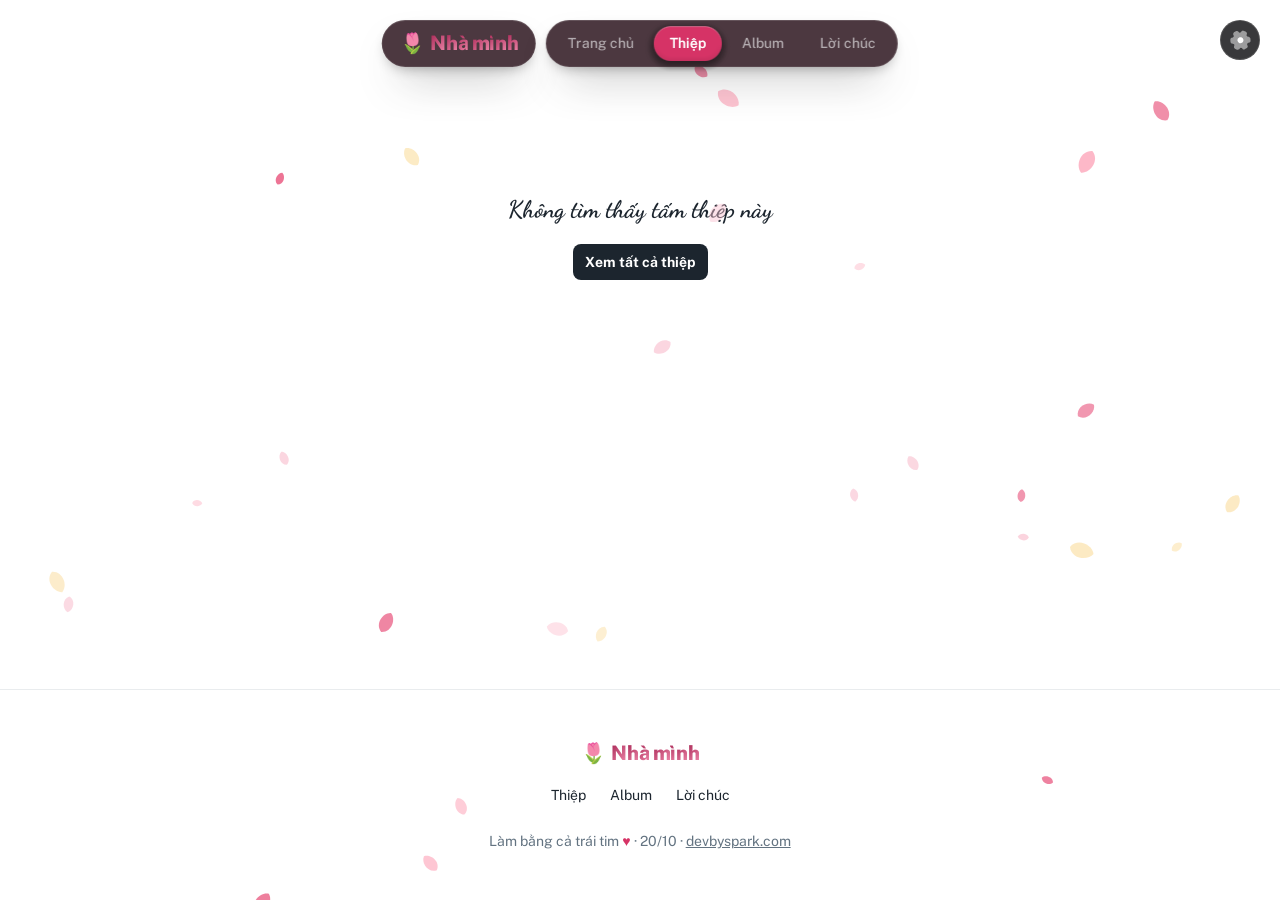
<file: thiep/me/index.html>
<!DOCTYPE html><html lang="vi" dir="ltr"><head><meta charSet="utf-8"/><link rel="preconnect" href="/" crossorigin=""/><meta name="viewport" content="width=device-width, initial-scale=1"/><link rel="stylesheet" href="/_next/static/chunks/1fokbakcivw5s.css" data-precedence="next"/><link rel="stylesheet" href="/_next/static/chunks/15a87598x8lxl.css" data-precedence="next"/><link rel="stylesheet" href="/_next/static/chunks/3i9ojja_zkn2w.css" data-precedence="next"/><link rel="stylesheet" href="/_next/static/chunks/43c-40y4ojcg-.css" data-precedence="next"/><link rel="preload" as="script" fetchPriority="low" href="/_next/static/chunks/3mc6dra1m0098.js"/><script src="/_next/static/chunks/00murl_11ua63.js" async=""></script><script src="/_next/static/chunks/1aijdav4dknbm.js" async=""></script><script src="/_next/static/chunks/1ledh2nc7-lcv.js" async=""></script><script src="/_next/static/chunks/turbopack-3e8g4905ehrmp.js" async=""></script><script src="/_next/static/chunks/0ezoeifx_kyq-.js" async=""></script><script src="/_next/static/chunks/0-u834wf1ras9.js" async=""></script><script src="/_next/static/chunks/3u1kwktm9dxa5.js" async=""></script><script src="/_next/static/chunks/0c5tq5n47noph.js" async=""></script><script src="/_next/static/chunks/0r34ipmquz5dc.js" async=""></script><script src="/_next/static/chunks/063f7o7c9pb4r.js" async=""></script><script src="/_next/static/chunks/1nhbs0giyd0g5.js" async=""></script><script src="/_next/static/chunks/0wqsx49fv4oo2.js" async=""></script><script src="/_next/static/chunks/1nj823rl6we4w.js" async=""></script><script src="/_next/static/chunks/2fx_cu5c6mvgk.js" async=""></script><script src="/_next/static/chunks/2i1gyzyfyiif0.js" async=""></script><script src="/_next/static/chunks/0pru23k6-e0m8.js" async=""></script><script src="/_next/static/chunks/1-o912xxpjquk.js" async=""></script><script src="/_next/static/chunks/1057xjdoe-yfp.js" async=""></script><meta name="theme-color" content="#D63366"/><title>Gửi mẹ yêu · Gia đình Xuân Bình</title><meta name="description" content="Con chúc mẹ luôn mạnh khoẻ. Chúc mẹ lúc nào cũng vui vẻ, bình an. Con thương mẹ nhiều lắm!"/><link rel="manifest" href="/manifest.webmanifest"/><meta property="og:title" content="Gửi mẹ yêu 🌷 Chúc mừng 20/10"/><meta property="og:description" content="Con chúc mẹ luôn mạnh khoẻ."/><meta property="og:image" content="https://family.devbyspark.com/og.png"/><meta property="og:image:width" content="1200"/><meta property="og:image:height" content="630"/><meta name="twitter:card" content="summary_large_image"/><meta name="twitter:title" content="Gửi mẹ yêu 🌷 Chúc mừng 20/10"/><meta name="twitter:description" content="Con chúc mẹ luôn mạnh khoẻ."/><meta name="twitter:image" content="https://family.devbyspark.com/og.png"/><meta name="twitter:image:width" content="1200"/><meta name="twitter:image:height" content="630"/><link rel="icon" href="/favicon.ico?favicon.2x4jdh7-6kxj1.ico" sizes="64x64" type="image/x-icon"/><link rel="icon" href="/icon.png?icon.0lujvbsg6a-1l.png" sizes="512x512" type="image/png"/><link rel="apple-touch-icon" href="/apple-icon.png?apple-icon.04yhaim695wx3.png" sizes="180x180" type="image/png"/><meta name="next-size-adjust" content=""/><script src="/_next/static/chunks/0cz1d0mv5g_q7.js" noModule=""></script><style data-emotion="css-global qniq00">html{-webkit-font-smoothing:antialiased;-moz-osx-font-smoothing:grayscale;box-sizing:border-box;-webkit-text-size-adjust:100%;}*,*::before,*::after{box-sizing:inherit;}strong,b{font-weight:700;}body{margin:0;color:var(--palette-text-primary);font-family:"Public Sans Variable",-apple-system,BlinkMacSystemFont,"Segoe UI",Roboto,"Helvetica Neue",Arial,sans-serif,"Apple Color Emoji","Segoe UI Emoji","Segoe UI Symbol";font-weight:400;font-size:1rem;line-height:1.5;background-color:var(--palette-background-default);}@media print{body{background-color:var(--palette-common-white);}}body::backdrop{background-color:var(--palette-background-default);}html{font-size:16px;}</style><style data-emotion="css-global u9e05w">body{--layout-nav-zIndex:1201;--layout-nav-mobile-width:288px;--layout-header-blur:8px;--layout-header-zIndex:1101;--layout-header-mobile-height:64px;--layout-header-desktop-height:72px;}</style><style data-emotion="css-global 1qdidnb">:root{--spacing:8px;--shape-borderRadius:8px;--shadows-0:none;--shadows-1:0px 2px 1px -1px rgba(0,0,0,0.2),0px 1px 1px 0px rgba(0,0,0,0.14),0px 1px 3px 0px rgba(0,0,0,0.12);--shadows-2:0px 3px 1px -2px rgba(0,0,0,0.2),0px 2px 2px 0px rgba(0,0,0,0.14),0px 1px 5px 0px rgba(0,0,0,0.12);--shadows-3:0px 3px 3px -2px rgba(0,0,0,0.2),0px 3px 4px 0px rgba(0,0,0,0.14),0px 1px 8px 0px rgba(0,0,0,0.12);--shadows-4:0px 2px 4px -1px rgba(0,0,0,0.2),0px 4px 5px 0px rgba(0,0,0,0.14),0px 1px 10px 0px rgba(0,0,0,0.12);--shadows-5:0px 3px 5px -1px rgba(0,0,0,0.2),0px 5px 8px 0px rgba(0,0,0,0.14),0px 1px 14px 0px rgba(0,0,0,0.12);--shadows-6:0px 3px 5px -1px rgba(0,0,0,0.2),0px 6px 10px 0px rgba(0,0,0,0.14),0px 1px 18px 0px rgba(0,0,0,0.12);--shadows-7:0px 4px 5px -2px rgba(0,0,0,0.2),0px 7px 10px 1px rgba(0,0,0,0.14),0px 2px 16px 1px rgba(0,0,0,0.12);--shadows-8:0px 5px 5px -3px rgba(0,0,0,0.2),0px 8px 10px 1px rgba(0,0,0,0.14),0px 3px 14px 2px rgba(0,0,0,0.12);--shadows-9:0px 5px 6px -3px rgba(0,0,0,0.2),0px 9px 12px 1px rgba(0,0,0,0.14),0px 3px 16px 2px rgba(0,0,0,0.12);--shadows-10:0px 6px 6px -3px rgba(0,0,0,0.2),0px 10px 14px 1px rgba(0,0,0,0.14),0px 4px 18px 3px rgba(0,0,0,0.12);--shadows-11:0px 6px 7px -4px rgba(0,0,0,0.2),0px 11px 15px 1px rgba(0,0,0,0.14),0px 4px 20px 3px rgba(0,0,0,0.12);--shadows-12:0px 7px 8px -4px rgba(0,0,0,0.2),0px 12px 17px 2px rgba(0,0,0,0.14),0px 5px 22px 4px rgba(0,0,0,0.12);--shadows-13:0px 7px 8px -4px rgba(0,0,0,0.2),0px 13px 19px 2px rgba(0,0,0,0.14),0px 5px 24px 4px rgba(0,0,0,0.12);--shadows-14:0px 7px 9px -4px rgba(0,0,0,0.2),0px 14px 21px 2px rgba(0,0,0,0.14),0px 5px 26px 4px rgba(0,0,0,0.12);--shadows-15:0px 8px 9px -5px rgba(0,0,0,0.2),0px 15px 22px 2px rgba(0,0,0,0.14),0px 6px 28px 5px rgba(0,0,0,0.12);--shadows-16:0px 8px 10px -5px rgba(0,0,0,0.2),0px 16px 24px 2px rgba(0,0,0,0.14),0px 6px 30px 5px rgba(0,0,0,0.12);--shadows-17:0px 8px 11px -5px rgba(0,0,0,0.2),0px 17px 26px 2px rgba(0,0,0,0.14),0px 6px 32px 5px rgba(0,0,0,0.12);--shadows-18:0px 9px 11px -5px rgba(0,0,0,0.2),0px 18px 28px 2px rgba(0,0,0,0.14),0px 7px 34px 6px rgba(0,0,0,0.12);--shadows-19:0px 9px 12px -6px rgba(0,0,0,0.2),0px 19px 29px 2px rgba(0,0,0,0.14),0px 7px 36px 6px rgba(0,0,0,0.12);--shadows-20:0px 10px 13px -6px rgba(0,0,0,0.2),0px 20px 31px 3px rgba(0,0,0,0.14),0px 8px 38px 7px rgba(0,0,0,0.12);--shadows-21:0px 10px 13px -6px rgba(0,0,0,0.2),0px 21px 33px 3px rgba(0,0,0,0.14),0px 8px 40px 7px rgba(0,0,0,0.12);--shadows-22:0px 10px 14px -6px rgba(0,0,0,0.2),0px 22px 35px 3px rgba(0,0,0,0.14),0px 8px 42px 7px rgba(0,0,0,0.12);--shadows-23:0px 11px 14px -7px rgba(0,0,0,0.2),0px 23px 36px 3px rgba(0,0,0,0.14),0px 9px 44px 8px rgba(0,0,0,0.12);--shadows-24:0px 11px 15px -7px rgba(0,0,0,0.2),0px 24px 38px 3px rgba(0,0,0,0.14),0px 9px 46px 8px rgba(0,0,0,0.12);--zIndex-mobileStepper:1000;--zIndex-fab:1050;--zIndex-speedDial:1050;--zIndex-appBar:1100;--zIndex-drawer:1200;--zIndex-modal:1300;--zIndex-snackbar:1400;--zIndex-tooltip:1500;--font-h1:800 2.5rem/1.25 "Barlow",-apple-system,BlinkMacSystemFont,"Segoe UI",Roboto,"Helvetica Neue",Arial,sans-serif,"Apple Color Emoji","Segoe UI Emoji","Segoe UI Symbol";--font-h2:800 2rem/1.3333333333333333 "Barlow",-apple-system,BlinkMacSystemFont,"Segoe UI",Roboto,"Helvetica Neue",Arial,sans-serif,"Apple Color Emoji","Segoe UI Emoji","Segoe UI Symbol";--font-h3:700 1.5rem/1.5 "Barlow",-apple-system,BlinkMacSystemFont,"Segoe UI",Roboto,"Helvetica Neue",Arial,sans-serif,"Apple Color Emoji","Segoe UI Emoji","Segoe UI Symbol";--font-h4:700 1.25rem/1.5 "Public Sans Variable",-apple-system,BlinkMacSystemFont,"Segoe UI",Roboto,"Helvetica Neue",Arial,sans-serif,"Apple Color Emoji","Segoe UI Emoji","Segoe UI Symbol";--font-h5:700 1.125rem/1.5 "Public Sans Variable",-apple-system,BlinkMacSystemFont,"Segoe UI",Roboto,"Helvetica Neue",Arial,sans-serif,"Apple Color Emoji","Segoe UI Emoji","Segoe UI Symbol";--font-h6:600 1.0625rem/1.5555555555555556 "Public Sans Variable",-apple-system,BlinkMacSystemFont,"Segoe UI",Roboto,"Helvetica Neue",Arial,sans-serif,"Apple Color Emoji","Segoe UI Emoji","Segoe UI Symbol";--font-subtitle1:600 1rem/1.5 "Public Sans Variable",-apple-system,BlinkMacSystemFont,"Segoe UI",Roboto,"Helvetica Neue",Arial,sans-serif,"Apple Color Emoji","Segoe UI Emoji","Segoe UI Symbol";--font-subtitle2:600 0.875rem/1.5714285714285714 "Public Sans Variable",-apple-system,BlinkMacSystemFont,"Segoe UI",Roboto,"Helvetica Neue",Arial,sans-serif,"Apple Color Emoji","Segoe UI Emoji","Segoe UI Symbol";--font-body1:400 1rem/1.5 "Public Sans Variable",-apple-system,BlinkMacSystemFont,"Segoe UI",Roboto,"Helvetica Neue",Arial,sans-serif,"Apple Color Emoji","Segoe UI Emoji","Segoe UI Symbol";--font-body2:400 0.875rem/1.5714285714285714 "Public Sans Variable",-apple-system,BlinkMacSystemFont,"Segoe UI",Roboto,"Helvetica Neue",Arial,sans-serif,"Apple Color Emoji","Segoe UI Emoji","Segoe UI Symbol";--font-caption:400 0.75rem/1.5 "Public Sans Variable",-apple-system,BlinkMacSystemFont,"Segoe UI",Roboto,"Helvetica Neue",Arial,sans-serif,"Apple Color Emoji","Segoe UI Emoji","Segoe UI Symbol";--font-overline:700 0.75rem/1.5 "Public Sans Variable",-apple-system,BlinkMacSystemFont,"Segoe UI",Roboto,"Helvetica Neue",Arial,sans-serif,"Apple Color Emoji","Segoe UI Emoji","Segoe UI Symbol";--font-button:700 0.875rem/1.7142857142857142 "Public Sans Variable",-apple-system,BlinkMacSystemFont,"Segoe UI",Roboto,"Helvetica Neue",Arial,sans-serif,"Apple Color Emoji","Segoe UI Emoji","Segoe UI Symbol";--font-inherit:inherit inherit/inherit inherit;}:root,[data-color-scheme="light"]{-webkit-print-color-scheme:light;color-scheme:light;--palette-primary-lighter:#FFE4EA;--palette-primary-light:#F48FB1;--palette-primary-main:#D63366;--palette-primary-dark:#A3204F;--palette-primary-darker:#5C1428;--palette-primary-contrastText:#FFFFFF;--palette-primary-lighterChannel:255 228 234;--palette-primary-lightChannel:244 143 177;--palette-primary-mainChannel:214 51 102;--palette-primary-darkChannel:163 32 79;--palette-primary-darkerChannel:92 20 40;--palette-primary-contrastTextChannel:255 255 255;--palette-secondary-lighter:#FFF1D6;--palette-secondary-light:#FFD08A;--palette-secondary-main:#E9A23B;--palette-secondary-dark:#B86E12;--palette-secondary-darker:#7A4100;--palette-secondary-contrastText:#FFFFFF;--palette-secondary-lighterChannel:255 241 214;--palette-secondary-lightChannel:255 208 138;--palette-secondary-mainChannel:233 162 59;--palette-secondary-darkChannel:184 110 18;--palette-secondary-darkerChannel:122 65 0;--palette-secondary-contrastTextChannel:255 255 255;--palette-info-lighter:#CAFDF5;--palette-info-light:#61F3F3;--palette-info-main:#00B8D9;--palette-info-dark:#006C9C;--palette-info-darker:#003768;--palette-info-contrastText:#FFFFFF;--palette-info-lighterChannel:202 253 245;--palette-info-lightChannel:97 243 243;--palette-info-mainChannel:0 184 217;--palette-info-darkChannel:0 108 156;--palette-info-darkerChannel:0 55 104;--palette-info-contrastTextChannel:255 255 255;--palette-success-lighter:#D3FCD2;--palette-success-light:#77ED8B;--palette-success-main:#22C55E;--palette-success-dark:#118D57;--palette-success-darker:#065E49;--palette-success-contrastText:#ffffff;--palette-success-lighterChannel:211 252 210;--palette-success-lightChannel:119 237 139;--palette-success-mainChannel:34 197 94;--palette-success-darkChannel:17 141 87;--palette-success-darkerChannel:6 94 73;--palette-success-contrastTextChannel:255 255 255;--palette-warning-lighter:#FFF5CC;--palette-warning-light:#FFD666;--palette-warning-main:#FFAB00;--palette-warning-dark:#B76E00;--palette-warning-darker:#7A4100;--palette-warning-contrastText:#1C252E;--palette-warning-lighterChannel:255 245 204;--palette-warning-lightChannel:255 214 102;--palette-warning-mainChannel:255 171 0;--palette-warning-darkChannel:183 110 0;--palette-warning-darkerChannel:122 65 0;--palette-warning-contrastTextChannel:28 37 46;--palette-error-lighter:#FFE9D5;--palette-error-light:#FFAC82;--palette-error-main:#FF5630;--palette-error-dark:#B71D18;--palette-error-darker:#7A0916;--palette-error-contrastText:#FFFFFF;--palette-error-lighterChannel:255 233 213;--palette-error-lightChannel:255 172 130;--palette-error-mainChannel:255 86 48;--palette-error-darkChannel:183 29 24;--palette-error-darkerChannel:122 9 22;--palette-error-contrastTextChannel:255 255 255;--palette-common-black:#000000;--palette-common-white:#FFFFFF;--palette-common-blackChannel:0 0 0;--palette-common-whiteChannel:255 255 255;--palette-common-background:#fff;--palette-common-onBackground:#000;--palette-common-backgroundChannel:255 255 255;--palette-common-onBackgroundChannel:0 0 0;--palette-grey-50:#FCFDFD;--palette-grey-100:#F9FAFB;--palette-grey-200:#F4F6F8;--palette-grey-300:#DFE3E8;--palette-grey-400:#C4CDD5;--palette-grey-500:#919EAB;--palette-grey-600:#637381;--palette-grey-700:#454F5B;--palette-grey-800:#1C252E;--palette-grey-900:#141A21;--palette-grey-50Channel:252 253 253;--palette-grey-100Channel:249 250 251;--palette-grey-200Channel:244 246 248;--palette-grey-300Channel:223 227 232;--palette-grey-400Channel:196 205 213;--palette-grey-500Channel:145 158 171;--palette-grey-600Channel:99 115 129;--palette-grey-700Channel:69 79 91;--palette-grey-800Channel:28 37 46;--palette-grey-900Channel:20 26 33;--palette-grey-A100:#f5f5f5;--palette-grey-A200:#eeeeee;--palette-grey-A400:#bdbdbd;--palette-grey-A700:#616161;--palette-divider:rgba(145 158 171 / 20%);--palette-text-primary:#1C252E;--palette-text-secondary:#637381;--palette-text-disabled:#919EAB;--palette-text-primaryChannel:28 37 46;--palette-text-secondaryChannel:99 115 129;--palette-text-disabledChannel:145 158 171;--palette-background-paper:#FFFFFF;--palette-background-default:#FFFFFF;--palette-background-neutral:#F4F6F8;--palette-background-paperChannel:255 255 255;--palette-background-defaultChannel:255 255 255;--palette-background-neutralChannel:244 246 248;--palette-action-hover:rgba(145 158 171 / 8%);--palette-action-selected:rgba(145 158 171 / 16%);--palette-action-focus:rgba(145 158 171 / 24%);--palette-action-disabled:rgba(145 158 171 / 80%);--palette-action-disabledBackground:rgba(145 158 171 / 24%);--palette-action-hoverOpacity:0.08;--palette-action-disabledOpacity:0.48;--palette-action-active:#637381;--palette-action-selectedOpacity:0.08;--palette-action-focusOpacity:0.12;--palette-action-activatedOpacity:0.12;--palette-action-activeChannel:99 115 129;--palette-action-selectedChannel:145;--palette-Alert-errorColor:rgb(102, 68, 52);--palette-Alert-infoColor:rgb(38, 97, 97);--palette-Alert-successColor:rgb(47, 94, 55);--palette-Alert-warningColor:rgb(102, 85, 40);--palette-Alert-errorFilledBg:var(--palette-error-main, #FF5630);--palette-Alert-infoFilledBg:var(--palette-info-main, #00B8D9);--palette-Alert-successFilledBg:var(--palette-success-main, #22C55E);--palette-Alert-warningFilledBg:var(--palette-warning-main, #FFAB00);--palette-Alert-errorFilledColor:#fff;--palette-Alert-infoFilledColor:rgba(0, 0, 0, 0.87);--palette-Alert-successFilledColor:rgba(0, 0, 0, 0.87);--palette-Alert-warningFilledColor:rgba(0, 0, 0, 0.87);--palette-Alert-errorStandardBg:rgb(255, 246, 242);--palette-Alert-infoStandardBg:rgb(239, 253, 253);--palette-Alert-successStandardBg:rgb(241, 253, 243);--palette-Alert-warningStandardBg:rgb(255, 250, 239);--palette-Alert-errorIconColor:var(--palette-error-main, #FF5630);--palette-Alert-infoIconColor:var(--palette-info-main, #00B8D9);--palette-Alert-successIconColor:var(--palette-success-main, #22C55E);--palette-Alert-warningIconColor:var(--palette-warning-main, #FFAB00);--palette-AppBar-defaultBg:var(--palette-grey-100, #F9FAFB);--palette-Avatar-defaultBg:var(--palette-grey-400, #C4CDD5);--palette-Button-inheritContainedBg:var(--palette-grey-300, #DFE3E8);--palette-Button-inheritContainedHoverBg:var(--palette-grey-A100, #f5f5f5);--palette-Chip-defaultBorder:var(--palette-grey-400, #C4CDD5);--palette-Chip-defaultAvatarColor:var(--palette-grey-700, #454F5B);--palette-Chip-defaultIconColor:var(--palette-grey-700, #454F5B);--palette-FilledInput-bg:rgba(0, 0, 0, 0.06);--palette-FilledInput-hoverBg:rgba(0, 0, 0, 0.09);--palette-FilledInput-disabledBg:rgba(0, 0, 0, 0.12);--palette-LinearProgress-primaryBg:rgb(239, 177, 196);--palette-LinearProgress-secondaryBg:rgb(246, 219, 180);--palette-LinearProgress-errorBg:rgb(255, 190, 176);--palette-LinearProgress-infoBg:rgb(158, 228, 240);--palette-LinearProgress-successBg:rgb(171, 232, 193);--palette-LinearProgress-warningBg:rgb(255, 223, 158);--palette-Skeleton-bg:rgba(var(--palette-text-primaryChannel, 28 37 46) / 0.11);--palette-Slider-primaryTrack:rgb(239, 177, 196);--palette-Slider-secondaryTrack:rgb(246, 219, 180);--palette-Slider-errorTrack:rgb(255, 190, 176);--palette-Slider-infoTrack:rgb(158, 228, 240);--palette-Slider-successTrack:rgb(171, 232, 193);--palette-Slider-warningTrack:rgb(255, 223, 158);--palette-SnackbarContent-bg:rgb(50, 50, 50);--palette-SnackbarContent-color:#fff;--palette-SpeedDialAction-fabHoverBg:rgb(216, 216, 216);--palette-StepConnector-border:var(--palette-grey-400, #C4CDD5);--palette-StepContent-border:var(--palette-grey-400, #C4CDD5);--palette-Switch-defaultColor:var(--palette-common-white, #FFFFFF);--palette-Switch-defaultDisabledColor:var(--palette-grey-100, #F9FAFB);--palette-Switch-primaryDisabledColor:rgb(239, 177, 196);--palette-Switch-secondaryDisabledColor:rgb(246, 219, 180);--palette-Switch-errorDisabledColor:rgb(255, 190, 176);--palette-Switch-infoDisabledColor:rgb(158, 228, 240);--palette-Switch-successDisabledColor:rgb(171, 232, 193);--palette-Switch-warningDisabledColor:rgb(255, 223, 158);--palette-TableCell-border:rgba(241, NaN, NaN, 1);--palette-Tooltip-bg:rgba(69, 79, 91, 0.92);--palette-dividerChannel:145;--shadows-0:none;--shadows-1:0px 2px 1px -1px rgba(145 158 171 / 20%),0px 1px 1px 0px rgba(145 158 171 / 14%),0px 1px 3px 0px rgba(145 158 171 / 12%);--shadows-2:0px 3px 1px -2px rgba(145 158 171 / 20%),0px 2px 2px 0px rgba(145 158 171 / 14%),0px 1px 5px 0px rgba(145 158 171 / 12%);--shadows-3:0px 3px 3px -2px rgba(145 158 171 / 20%),0px 3px 4px 0px rgba(145 158 171 / 14%),0px 1px 8px 0px rgba(145 158 171 / 12%);--shadows-4:0px 2px 4px -1px rgba(145 158 171 / 20%),0px 4px 5px 0px rgba(145 158 171 / 14%),0px 1px 10px 0px rgba(145 158 171 / 12%);--shadows-5:0px 3px 5px -1px rgba(145 158 171 / 20%),0px 5px 8px 0px rgba(145 158 171 / 14%),0px 1px 14px 0px rgba(145 158 171 / 12%);--shadows-6:0px 3px 5px -1px rgba(145 158 171 / 20%),0px 6px 10px 0px rgba(145 158 171 / 14%),0px 1px 18px 0px rgba(145 158 171 / 12%);--shadows-7:0px 4px 5px -2px rgba(145 158 171 / 20%),0px 7px 10px 1px rgba(145 158 171 / 14%),0px 2px 16px 1px rgba(145 158 171 / 12%);--shadows-8:0px 5px 5px -3px rgba(145 158 171 / 20%),0px 8px 10px 1px rgba(145 158 171 / 14%),0px 3px 14px 2px rgba(145 158 171 / 12%);--shadows-9:0px 5px 6px -3px rgba(145 158 171 / 20%),0px 9px 12px 1px rgba(145 158 171 / 14%),0px 3px 16px 2px rgba(145 158 171 / 12%);--shadows-10:0px 6px 6px -3px rgba(145 158 171 / 20%),0px 10px 14px 1px rgba(145 158 171 / 14%),0px 4px 18px 3px rgba(145 158 171 / 12%);--shadows-11:0px 6px 7px -4px rgba(145 158 171 / 20%),0px 11px 15px 1px rgba(145 158 171 / 14%),0px 4px 20px 3px rgba(145 158 171 / 12%);--shadows-12:0px 7px 8px -4px rgba(145 158 171 / 20%),0px 12px 17px 2px rgba(145 158 171 / 14%),0px 5px 22px 4px rgba(145 158 171 / 12%);--shadows-13:0px 7px 8px -4px rgba(145 158 171 / 20%),0px 13px 19px 2px rgba(145 158 171 / 14%),0px 5px 24px 4px rgba(145 158 171 / 12%);--shadows-14:0px 7px 9px -4px rgba(145 158 171 / 20%),0px 14px 21px 2px rgba(145 158 171 / 14%),0px 5px 26px 4px rgba(145 158 171 / 12%);--shadows-15:0px 8px 9px -5px rgba(145 158 171 / 20%),0px 15px 22px 2px rgba(145 158 171 / 14%),0px 6px 28px 5px rgba(145 158 171 / 12%);--shadows-16:0px 8px 10px -5px rgba(145 158 171 / 20%),0px 16px 24px 2px rgba(145 158 171 / 14%),0px 6px 30px 5px rgba(145 158 171 / 12%);--shadows-17:0px 8px 11px -5px rgba(145 158 171 / 20%),0px 17px 26px 2px rgba(145 158 171 / 14%),0px 6px 32px 5px rgba(145 158 171 / 12%);--shadows-18:0px 9px 11px -5px rgba(145 158 171 / 20%),0px 18px 28px 2px rgba(145 158 171 / 14%),0px 7px 34px 6px rgba(145 158 171 / 12%);--shadows-19:0px 9px 12px -6px rgba(145 158 171 / 20%),0px 19px 29px 2px rgba(145 158 171 / 14%),0px 7px 36px 6px rgba(145 158 171 / 12%);--shadows-20:0px 10px 13px -6px rgba(145 158 171 / 20%),0px 20px 31px 3px rgba(145 158 171 / 14%),0px 8px 38px 7px rgba(145 158 171 / 12%);--shadows-21:0px 10px 13px -6px rgba(145 158 171 / 20%),0px 21px 33px 3px rgba(145 158 171 / 14%),0px 8px 40px 7px rgba(145 158 171 / 12%);--shadows-22:0px 10px 14px -6px rgba(145 158 171 / 20%),0px 22px 35px 3px rgba(145 158 171 / 14%),0px 8px 42px 7px rgba(145 158 171 / 12%);--shadows-23:0px 11px 14px -7px rgba(145 158 171 / 20%),0px 23px 36px 3px rgba(145 158 171 / 14%),0px 9px 44px 8px rgba(145 158 171 / 12%);--shadows-24:0px 11px 15px -7px rgba(145 158 171 / 20%),0px 24px 38px 3px rgba(145 158 171 / 14%),0px 9px 46px 8px rgba(145 158 171 / 12%);--customShadows-z1:0 1px 2px 0 rgba(145 158 171 / 16%);--customShadows-z4:0 4px 8px 0 rgba(145 158 171 / 16%);--customShadows-z8:0 8px 16px 0 rgba(145 158 171 / 16%);--customShadows-z12:0 12px 24px -4px rgba(145 158 171 / 16%);--customShadows-z16:0 16px 32px -4px rgba(145 158 171 / 16%);--customShadows-z20:0 20px 40px -4px rgba(145 158 171 / 16%);--customShadows-z24:0 24px 48px 0 rgba(145 158 171 / 16%);--customShadows-dialog:-40px 40px 80px -8px rgba(0 0 0 / 24%);--customShadows-card:0 0 2px 0 rgba(145 158 171 / 20%),0 12px 24px -4px rgba(145 158 171 / 12%);--customShadows-dropdown:0 0 2px 0 rgba(145 158 171 / 24%),-20px 20px 40px -4px rgba(145 158 171 / 24%);--customShadows-primary:0 8px 16px 0 rgba(214 51 102 / 24%);--customShadows-secondary:0 8px 16px 0 rgba(233 162 59 / 24%);--customShadows-info:0 8px 16px 0 rgba(0 184 217 / 24%);--customShadows-success:0 8px 16px 0 rgba(34 197 94 / 24%);--customShadows-warning:0 8px 16px 0 rgba(255 171 0 / 24%);--customShadows-error:0 8px 16px 0 rgba(255 86 48 / 24%);--opacity-inputPlaceholder:0.42;--opacity-inputUnderline:0.42;--opacity-switchTrackDisabled:0.12;--opacity-switchTrack:0.38;}[data-color-scheme="dark"]{-webkit-print-color-scheme:dark;color-scheme:dark;--palette-common-black:#000000;--palette-common-white:#FFFFFF;--palette-common-blackChannel:0 0 0;--palette-common-whiteChannel:255 255 255;--palette-common-background:#000;--palette-common-onBackground:#fff;--palette-common-backgroundChannel:0 0 0;--palette-common-onBackgroundChannel:255 255 255;--palette-primary-lighter:#FFE4EA;--palette-primary-light:#F48FB1;--palette-primary-main:#D63366;--palette-primary-dark:#A3204F;--palette-primary-darker:#5C1428;--palette-primary-contrastText:#FFFFFF;--palette-primary-lighterChannel:255 228 234;--palette-primary-lightChannel:244 143 177;--palette-primary-mainChannel:214 51 102;--palette-primary-darkChannel:163 32 79;--palette-primary-darkerChannel:92 20 40;--palette-primary-contrastTextChannel:255 255 255;--palette-secondary-lighter:#FFF1D6;--palette-secondary-light:#FFD08A;--palette-secondary-main:#E9A23B;--palette-secondary-dark:#B86E12;--palette-secondary-darker:#7A4100;--palette-secondary-contrastText:#FFFFFF;--palette-secondary-lighterChannel:255 241 214;--palette-secondary-lightChannel:255 208 138;--palette-secondary-mainChannel:233 162 59;--palette-secondary-darkChannel:184 110 18;--palette-secondary-darkerChannel:122 65 0;--palette-secondary-contrastTextChannel:255 255 255;--palette-error-lighter:#FFE9D5;--palette-error-light:#FFAC82;--palette-error-main:#FF5630;--palette-error-dark:#B71D18;--palette-error-darker:#7A0916;--palette-error-contrastText:#FFFFFF;--palette-error-lighterChannel:255 233 213;--palette-error-lightChannel:255 172 130;--palette-error-mainChannel:255 86 48;--palette-error-darkChannel:183 29 24;--palette-error-darkerChannel:122 9 22;--palette-error-contrastTextChannel:255 255 255;--palette-warning-lighter:#FFF5CC;--palette-warning-light:#FFD666;--palette-warning-main:#FFAB00;--palette-warning-dark:#B76E00;--palette-warning-darker:#7A4100;--palette-warning-contrastText:#1C252E;--palette-warning-lighterChannel:255 245 204;--palette-warning-lightChannel:255 214 102;--palette-warning-mainChannel:255 171 0;--palette-warning-darkChannel:183 110 0;--palette-warning-darkerChannel:122 65 0;--palette-warning-contrastTextChannel:28 37 46;--palette-info-lighter:#CAFDF5;--palette-info-light:#61F3F3;--palette-info-main:#00B8D9;--palette-info-dark:#006C9C;--palette-info-darker:#003768;--palette-info-contrastText:#FFFFFF;--palette-info-lighterChannel:202 253 245;--palette-info-lightChannel:97 243 243;--palette-info-mainChannel:0 184 217;--palette-info-darkChannel:0 108 156;--palette-info-darkerChannel:0 55 104;--palette-info-contrastTextChannel:255 255 255;--palette-success-lighter:#D3FCD2;--palette-success-light:#77ED8B;--palette-success-main:#22C55E;--palette-success-dark:#118D57;--palette-success-darker:#065E49;--palette-success-contrastText:#ffffff;--palette-success-lighterChannel:211 252 210;--palette-success-lightChannel:119 237 139;--palette-success-mainChannel:34 197 94;--palette-success-darkChannel:17 141 87;--palette-success-darkerChannel:6 94 73;--palette-success-contrastTextChannel:255 255 255;--palette-grey-50:#FCFDFD;--palette-grey-100:#F9FAFB;--palette-grey-200:#F4F6F8;--palette-grey-300:#DFE3E8;--palette-grey-400:#C4CDD5;--palette-grey-500:#919EAB;--palette-grey-600:#637381;--palette-grey-700:#454F5B;--palette-grey-800:#1C252E;--palette-grey-900:#141A21;--palette-grey-A100:#f5f5f5;--palette-grey-A200:#eeeeee;--palette-grey-A400:#bdbdbd;--palette-grey-A700:#616161;--palette-grey-50Channel:252 253 253;--palette-grey-100Channel:249 250 251;--palette-grey-200Channel:244 246 248;--palette-grey-300Channel:223 227 232;--palette-grey-400Channel:196 205 213;--palette-grey-500Channel:145 158 171;--palette-grey-600Channel:99 115 129;--palette-grey-700Channel:69 79 91;--palette-grey-800Channel:28 37 46;--palette-grey-900Channel:20 26 33;--palette-text-primary:#FFFFFF;--palette-text-secondary:#919EAB;--palette-text-disabled:#637381;--palette-text-icon:rgba(255, 255, 255, 0.5);--palette-text-primaryChannel:255 255 255;--palette-text-secondaryChannel:145 158 171;--palette-text-disabledChannel:99 115 129;--palette-divider:rgba(145 158 171 / 20%);--palette-background-paper:#1C252E;--palette-background-default:#141A21;--palette-background-neutral:#28323D;--palette-background-paperChannel:28 37 46;--palette-background-defaultChannel:20 26 33;--palette-background-neutralChannel:40 50 61;--palette-action-active:#919EAB;--palette-action-hover:rgba(145 158 171 / 8%);--palette-action-hoverOpacity:0.08;--palette-action-selected:rgba(145 158 171 / 16%);--palette-action-selectedOpacity:0.16;--palette-action-disabled:rgba(145 158 171 / 80%);--palette-action-disabledBackground:rgba(145 158 171 / 24%);--palette-action-disabledOpacity:0.48;--palette-action-focus:rgba(145 158 171 / 24%);--palette-action-focusOpacity:0.12;--palette-action-activatedOpacity:0.24;--palette-action-activeChannel:145 158 171;--palette-action-selectedChannel:145;--palette-Alert-errorColor:rgb(255, 221, 205);--palette-Alert-infoColor:rgb(191, 250, 250);--palette-Alert-successColor:rgb(200, 247, 208);--palette-Alert-warningColor:rgb(255, 238, 193);--palette-Alert-errorFilledBg:var(--palette-error-dark, #B71D18);--palette-Alert-infoFilledBg:var(--palette-info-dark, #006C9C);--palette-Alert-successFilledBg:var(--palette-success-dark, #118D57);--palette-Alert-warningFilledBg:var(--palette-warning-dark, #B76E00);--palette-Alert-errorFilledColor:#fff;--palette-Alert-infoFilledColor:#fff;--palette-Alert-successFilledColor:#fff;--palette-Alert-warningFilledColor:#fff;--palette-Alert-errorStandardBg:rgb(25, 17, 12);--palette-Alert-infoStandardBg:rgb(9, 24, 24);--palette-Alert-successStandardBg:rgb(11, 23, 13);--palette-Alert-warningStandardBg:rgb(25, 21, 10);--palette-Alert-errorIconColor:var(--palette-error-main, #FF5630);--palette-Alert-infoIconColor:var(--palette-info-main, #00B8D9);--palette-Alert-successIconColor:var(--palette-success-main, #22C55E);--palette-Alert-warningIconColor:var(--palette-warning-main, #FFAB00);--palette-AppBar-defaultBg:var(--palette-grey-900, #141A21);--palette-AppBar-darkBg:var(--palette-background-paper, #1C252E);--palette-AppBar-darkColor:var(--palette-text-primary, #FFFFFF);--palette-Avatar-defaultBg:var(--palette-grey-600, #637381);--palette-Button-inheritContainedBg:var(--palette-grey-800, #1C252E);--palette-Button-inheritContainedHoverBg:var(--palette-grey-700, #454F5B);--palette-Chip-defaultBorder:var(--palette-grey-700, #454F5B);--palette-Chip-defaultAvatarColor:var(--palette-grey-300, #DFE3E8);--palette-Chip-defaultIconColor:var(--palette-grey-300, #DFE3E8);--palette-FilledInput-bg:rgba(255, 255, 255, 0.09);--palette-FilledInput-hoverBg:rgba(255, 255, 255, 0.13);--palette-FilledInput-disabledBg:rgba(255, 255, 255, 0.12);--palette-LinearProgress-primaryBg:rgb(107, 25, 51);--palette-LinearProgress-secondaryBg:rgb(116, 81, 29);--palette-LinearProgress-errorBg:rgb(127, 43, 24);--palette-LinearProgress-infoBg:rgb(0, 92, 108);--palette-LinearProgress-successBg:rgb(17, 98, 47);--palette-LinearProgress-warningBg:rgb(127, 85, 0);--palette-Skeleton-bg:rgba(var(--palette-text-primaryChannel, 255 255 255) / 0.13);--palette-Slider-primaryTrack:rgb(107, 25, 51);--palette-Slider-secondaryTrack:rgb(116, 81, 29);--palette-Slider-errorTrack:rgb(127, 43, 24);--palette-Slider-infoTrack:rgb(0, 92, 108);--palette-Slider-successTrack:rgb(17, 98, 47);--palette-Slider-warningTrack:rgb(127, 85, 0);--palette-SnackbarContent-bg:rgb(250, 250, 250);--palette-SnackbarContent-color:rgba(0, 0, 0, 0.87);--palette-SpeedDialAction-fabHoverBg:rgb(62, 69, 77);--palette-StepConnector-border:var(--palette-grey-600, #637381);--palette-StepContent-border:var(--palette-grey-600, #637381);--palette-Switch-defaultColor:var(--palette-grey-300, #DFE3E8);--palette-Switch-defaultDisabledColor:var(--palette-grey-600, #637381);--palette-Switch-primaryDisabledColor:rgb(96, 22, 45);--palette-Switch-secondaryDisabledColor:rgb(104, 72, 26);--palette-Switch-errorDisabledColor:rgb(114, 38, 21);--palette-Switch-infoDisabledColor:rgb(0, 82, 97);--palette-Switch-successDisabledColor:rgb(15, 88, 42);--palette-Switch-warningDisabledColor:rgb(114, 76, 0);--palette-TableCell-border:rgba(46, NaN, NaN, 1);--palette-Tooltip-bg:rgba(69, 79, 91, 0.92);--palette-dividerChannel:145;--opacity-inputPlaceholder:0.5;--opacity-inputUnderline:0.7;--opacity-switchTrackDisabled:0.2;--opacity-switchTrack:0.3;--overlays-0:none;--overlays-1:linear-gradient(rgba(255 255 255 / 0.051), rgba(255 255 255 / 0.051));--overlays-2:linear-gradient(rgba(255 255 255 / 0.069), rgba(255 255 255 / 0.069));--overlays-3:linear-gradient(rgba(255 255 255 / 0.082), rgba(255 255 255 / 0.082));--overlays-4:linear-gradient(rgba(255 255 255 / 0.092), rgba(255 255 255 / 0.092));--overlays-5:linear-gradient(rgba(255 255 255 / 0.101), rgba(255 255 255 / 0.101));--overlays-6:linear-gradient(rgba(255 255 255 / 0.108), rgba(255 255 255 / 0.108));--overlays-7:linear-gradient(rgba(255 255 255 / 0.114), rgba(255 255 255 / 0.114));--overlays-8:linear-gradient(rgba(255 255 255 / 0.119), rgba(255 255 255 / 0.119));--overlays-9:linear-gradient(rgba(255 255 255 / 0.124), rgba(255 255 255 / 0.124));--overlays-10:linear-gradient(rgba(255 255 255 / 0.128), rgba(255 255 255 / 0.128));--overlays-11:linear-gradient(rgba(255 255 255 / 0.132), rgba(255 255 255 / 0.132));--overlays-12:linear-gradient(rgba(255 255 255 / 0.135), rgba(255 255 255 / 0.135));--overlays-13:linear-gradient(rgba(255 255 255 / 0.139), rgba(255 255 255 / 0.139));--overlays-14:linear-gradient(rgba(255 255 255 / 0.142), rgba(255 255 255 / 0.142));--overlays-15:linear-gradient(rgba(255 255 255 / 0.145), rgba(255 255 255 / 0.145));--overlays-16:linear-gradient(rgba(255 255 255 / 0.147), rgba(255 255 255 / 0.147));--overlays-17:linear-gradient(rgba(255 255 255 / 0.15), rgba(255 255 255 / 0.15));--overlays-18:linear-gradient(rgba(255 255 255 / 0.152), rgba(255 255 255 / 0.152));--overlays-19:linear-gradient(rgba(255 255 255 / 0.155), rgba(255 255 255 / 0.155));--overlays-20:linear-gradient(rgba(255 255 255 / 0.157), rgba(255 255 255 / 0.157));--overlays-21:linear-gradient(rgba(255 255 255 / 0.159), rgba(255 255 255 / 0.159));--overlays-22:linear-gradient(rgba(255 255 255 / 0.161), rgba(255 255 255 / 0.161));--overlays-23:linear-gradient(rgba(255 255 255 / 0.163), rgba(255 255 255 / 0.163));--overlays-24:linear-gradient(rgba(255 255 255 / 0.165), rgba(255 255 255 / 0.165));--shadows-0:none;--shadows-1:0px 2px 1px -1px rgba(0 0 0 / 20%),0px 1px 1px 0px rgba(0 0 0 / 14%),0px 1px 3px 0px rgba(0 0 0 / 12%);--shadows-2:0px 3px 1px -2px rgba(0 0 0 / 20%),0px 2px 2px 0px rgba(0 0 0 / 14%),0px 1px 5px 0px rgba(0 0 0 / 12%);--shadows-3:0px 3px 3px -2px rgba(0 0 0 / 20%),0px 3px 4px 0px rgba(0 0 0 / 14%),0px 1px 8px 0px rgba(0 0 0 / 12%);--shadows-4:0px 2px 4px -1px rgba(0 0 0 / 20%),0px 4px 5px 0px rgba(0 0 0 / 14%),0px 1px 10px 0px rgba(0 0 0 / 12%);--shadows-5:0px 3px 5px -1px rgba(0 0 0 / 20%),0px 5px 8px 0px rgba(0 0 0 / 14%),0px 1px 14px 0px rgba(0 0 0 / 12%);--shadows-6:0px 3px 5px -1px rgba(0 0 0 / 20%),0px 6px 10px 0px rgba(0 0 0 / 14%),0px 1px 18px 0px rgba(0 0 0 / 12%);--shadows-7:0px 4px 5px -2px rgba(0 0 0 / 20%),0px 7px 10px 1px rgba(0 0 0 / 14%),0px 2px 16px 1px rgba(0 0 0 / 12%);--shadows-8:0px 5px 5px -3px rgba(0 0 0 / 20%),0px 8px 10px 1px rgba(0 0 0 / 14%),0px 3px 14px 2px rgba(0 0 0 / 12%);--shadows-9:0px 5px 6px -3px rgba(0 0 0 / 20%),0px 9px 12px 1px rgba(0 0 0 / 14%),0px 3px 16px 2px rgba(0 0 0 / 12%);--shadows-10:0px 6px 6px -3px rgba(0 0 0 / 20%),0px 10px 14px 1px rgba(0 0 0 / 14%),0px 4px 18px 3px rgba(0 0 0 / 12%);--shadows-11:0px 6px 7px -4px rgba(0 0 0 / 20%),0px 11px 15px 1px rgba(0 0 0 / 14%),0px 4px 20px 3px rgba(0 0 0 / 12%);--shadows-12:0px 7px 8px -4px rgba(0 0 0 / 20%),0px 12px 17px 2px rgba(0 0 0 / 14%),0px 5px 22px 4px rgba(0 0 0 / 12%);--shadows-13:0px 7px 8px -4px rgba(0 0 0 / 20%),0px 13px 19px 2px rgba(0 0 0 / 14%),0px 5px 24px 4px rgba(0 0 0 / 12%);--shadows-14:0px 7px 9px -4px rgba(0 0 0 / 20%),0px 14px 21px 2px rgba(0 0 0 / 14%),0px 5px 26px 4px rgba(0 0 0 / 12%);--shadows-15:0px 8px 9px -5px rgba(0 0 0 / 20%),0px 15px 22px 2px rgba(0 0 0 / 14%),0px 6px 28px 5px rgba(0 0 0 / 12%);--shadows-16:0px 8px 10px -5px rgba(0 0 0 / 20%),0px 16px 24px 2px rgba(0 0 0 / 14%),0px 6px 30px 5px rgba(0 0 0 / 12%);--shadows-17:0px 8px 11px -5px rgba(0 0 0 / 20%),0px 17px 26px 2px rgba(0 0 0 / 14%),0px 6px 32px 5px rgba(0 0 0 / 12%);--shadows-18:0px 9px 11px -5px rgba(0 0 0 / 20%),0px 18px 28px 2px rgba(0 0 0 / 14%),0px 7px 34px 6px rgba(0 0 0 / 12%);--shadows-19:0px 9px 12px -6px rgba(0 0 0 / 20%),0px 19px 29px 2px rgba(0 0 0 / 14%),0px 7px 36px 6px rgba(0 0 0 / 12%);--shadows-20:0px 10px 13px -6px rgba(0 0 0 / 20%),0px 20px 31px 3px rgba(0 0 0 / 14%),0px 8px 38px 7px rgba(0 0 0 / 12%);--shadows-21:0px 10px 13px -6px rgba(0 0 0 / 20%),0px 21px 33px 3px rgba(0 0 0 / 14%),0px 8px 40px 7px rgba(0 0 0 / 12%);--shadows-22:0px 10px 14px -6px rgba(0 0 0 / 20%),0px 22px 35px 3px rgba(0 0 0 / 14%),0px 8px 42px 7px rgba(0 0 0 / 12%);--shadows-23:0px 11px 14px -7px rgba(0 0 0 / 20%),0px 23px 36px 3px rgba(0 0 0 / 14%),0px 9px 44px 8px rgba(0 0 0 / 12%);--shadows-24:0px 11px 15px -7px rgba(0 0 0 / 20%),0px 24px 38px 3px rgba(0 0 0 / 14%),0px 9px 46px 8px rgba(0 0 0 / 12%);--customShadows-z1:0 1px 2px 0 rgba(0 0 0 / 16%);--customShadows-z4:0 4px 8px 0 rgba(0 0 0 / 16%);--customShadows-z8:0 8px 16px 0 rgba(0 0 0 / 16%);--customShadows-z12:0 12px 24px -4px rgba(0 0 0 / 16%);--customShadows-z16:0 16px 32px -4px rgba(0 0 0 / 16%);--customShadows-z20:0 20px 40px -4px rgba(0 0 0 / 16%);--customShadows-z24:0 24px 48px 0 rgba(0 0 0 / 16%);--customShadows-dialog:-40px 40px 80px -8px rgba(0 0 0 / 24%);--customShadows-card:0 0 2px 0 rgba(0 0 0 / 20%),0 12px 24px -4px rgba(0 0 0 / 12%);--customShadows-dropdown:0 0 2px 0 rgba(0 0 0 / 24%),-20px 20px 40px -4px rgba(0 0 0 / 24%);--customShadows-primary:0 8px 16px 0 rgba(214 51 102 / 24%);--customShadows-secondary:0 8px 16px 0 rgba(233 162 59 / 24%);--customShadows-info:0 8px 16px 0 rgba(0 184 217 / 24%);--customShadows-success:0 8px 16px 0 rgba(34 197 94 / 24%);--customShadows-warning:0 8px 16px 0 rgba(255 171 0 / 24%);--customShadows-error:0 8px 16px 0 rgba(255 86 48 / 24%);}</style><style data-emotion="css lcs3gc 0 9ecyen 16g5tq7 hltb5i xcj1iu 14nbxx6 1uvsvwr xt49xd 1mzjf29 chz7cr mz9m0q 5p47go igkodi x85jlf rgrkku 7cs04n 1e3lqck 1o4bjxm 5mazpv kqrgt1 1qvprvs xln5tn 3wvdnu 5cz62f 1uuw4iz">.css-lcs3gc{z-index:var(--zIndex-drawer);}.css-9ecyen{-webkit-text-decoration:none;text-decoration:none;display:-webkit-inline-box;display:-webkit-inline-flex;display:-ms-inline-flexbox;display:inline-flex;-webkit-align-items:center;-webkit-box-align:center;-ms-flex-align:center;align-items:center;}.css-16g5tq7{margin:0;font:inherit;line-height:inherit;letter-spacing:inherit;color:var(--palette-primary-main);-webkit-text-decoration:none;text-decoration:none;display:-webkit-inline-box;display:-webkit-inline-flex;display:-ms-inline-flexbox;display:inline-flex;-webkit-align-items:center;-webkit-box-align:center;-ms-flex-align:center;align-items:center;}.css-hltb5i{font-weight:800;letter-spacing:-0.02em;font-size:20px;white-space:nowrap;}.css-xcj1iu{margin-right:calc(0.75 * var(--spacing));}.css-14nbxx6{position:fixed;inset:0;pointer-events:none;z-index:1300;}@media (min-width:0px){.css-14nbxx6{display:block;}}@media (min-width:900px){.css-14nbxx6{display:none;}}.css-1uvsvwr{width:22px;height:22px;-webkit-flex-shrink:0;-ms-flex-negative:0;flex-shrink:0;display:-webkit-inline-box;display:-webkit-inline-flex;display:-ms-inline-flexbox;display:inline-flex;}.css-xt49xd{text-align:center;-webkit-flex:0 0 auto;-ms-flex:0 0 auto;flex:0 0 auto;font-size:1.5rem;padding:8px;border-radius:50%;color:var(--palette-action-active);-webkit-transition:background-color 150ms cubic-bezier(0.4, 0, 0.2, 1) 0ms;transition:background-color 150ms cubic-bezier(0.4, 0, 0.2, 1) 0ms;--IconButton-hoverBg:rgba(var(--palette-action-activeChannel) / var(--palette-action-hoverOpacity));padding:calc(0 * var(--spacing));width:40px;height:40px;position:fixed;z-index:1301;color:#fff;background-color:rgba(14, 14, 17, 0.82);border:1px solid rgba(255, 255, 255, 0.12);-webkit-backdrop-filter:blur(20px) saturate(180%);backdrop-filter:blur(20px) saturate(180%);}.css-xt49xd:hover{background-color:var(--IconButton-hoverBg);}@media (hover: none){.css-xt49xd:hover{background-color:transparent;}}.css-xt49xd.Mui-disabled{background-color:transparent;color:var(--palette-action-disabled);}.css-xt49xd.MuiIconButton-loading{color:transparent;}@media (min-width:0px){.css-xt49xd{top:14px;right:14px;}}@media (min-width:900px){.css-xt49xd{top:20px;right:20px;}}.css-xt49xd:hover{background-color:rgba(14, 14, 17, 0.95);}.css-1mzjf29{display:-webkit-inline-box;display:-webkit-inline-flex;display:-ms-inline-flexbox;display:inline-flex;-webkit-align-items:center;-webkit-box-align:center;-ms-flex-align:center;align-items:center;-webkit-box-pack:center;-ms-flex-pack:center;-webkit-justify-content:center;justify-content:center;position:relative;box-sizing:border-box;-webkit-tap-highlight-color:transparent;background-color:transparent;outline:0;border:0;margin:0;border-radius:0;padding:0;cursor:pointer;-webkit-user-select:none;-moz-user-select:none;-ms-user-select:none;user-select:none;vertical-align:middle;-moz-appearance:none;-webkit-appearance:none;-webkit-text-decoration:none;text-decoration:none;color:inherit;font-family:"Public Sans Variable",-apple-system,BlinkMacSystemFont,"Segoe UI",Roboto,"Helvetica Neue",Arial,sans-serif,"Apple Color Emoji","Segoe UI Emoji","Segoe UI Symbol";text-align:center;-webkit-flex:0 0 auto;-ms-flex:0 0 auto;flex:0 0 auto;font-size:1.5rem;padding:8px;border-radius:50%;color:var(--palette-action-active);-webkit-transition:background-color 150ms cubic-bezier(0.4, 0, 0.2, 1) 0ms;transition:background-color 150ms cubic-bezier(0.4, 0, 0.2, 1) 0ms;--IconButton-hoverBg:rgba(var(--palette-action-activeChannel) / var(--palette-action-hoverOpacity));padding:calc(0 * var(--spacing));width:40px;height:40px;position:fixed;z-index:1301;color:#fff;background-color:rgba(14, 14, 17, 0.82);border:1px solid rgba(255, 255, 255, 0.12);-webkit-backdrop-filter:blur(20px) saturate(180%);backdrop-filter:blur(20px) saturate(180%);}.css-1mzjf29::-moz-focus-inner{border-style:none;}.css-1mzjf29.Mui-disabled{pointer-events:none;cursor:default;}@media print{.css-1mzjf29{-webkit-print-color-adjust:exact;color-adjust:exact;}}.css-1mzjf29:hover{background-color:var(--IconButton-hoverBg);}@media (hover: none){.css-1mzjf29:hover{background-color:transparent;}}.css-1mzjf29.Mui-disabled{background-color:transparent;color:var(--palette-action-disabled);}.css-1mzjf29.MuiIconButton-loading{color:transparent;}@media (min-width:0px){.css-1mzjf29{top:14px;right:14px;}}@media (min-width:900px){.css-1mzjf29{top:20px;right:20px;}}.css-1mzjf29:hover{background-color:rgba(14, 14, 17, 0.95);}.css-chz7cr{position:relative;display:-webkit-inline-box;display:-webkit-inline-flex;display:-ms-inline-flexbox;display:inline-flex;vertical-align:middle;-webkit-flex-shrink:0;-ms-flex-negative:0;flex-shrink:0;}.css-mz9m0q{-webkit-user-select:none;-moz-user-select:none;-ms-user-select:none;user-select:none;width:1em;height:1em;display:inline-block;-webkit-flex-shrink:0;-ms-flex-negative:0;flex-shrink:0;-webkit-transition:fill 300ms cubic-bezier(0.4, 0, 0.2, 1) 0ms;transition:fill 300ms cubic-bezier(0.4, 0, 0.2, 1) 0ms;fill:currentColor;font-size:1.5rem;}.css-5p47go{display:-webkit-box;display:-webkit-flex;display:-ms-flexbox;display:flex;-webkit-flex-direction:row;-ms-flex-direction:row;flex-direction:row;-webkit-box-flex-wrap:wrap;-webkit-flex-wrap:wrap;-ms-flex-wrap:wrap;flex-wrap:wrap;-webkit-box-pack:center;-ms-flex-pack:center;-webkit-justify-content:center;justify-content:center;-webkit-align-content:center;-ms-flex-line-pack:center;align-content:center;-webkit-align-items:center;-webkit-box-align:center;-ms-flex-align:center;align-items:center;position:absolute;box-sizing:border-box;font-family:"Public Sans Variable",-apple-system,BlinkMacSystemFont,"Segoe UI",Roboto,"Helvetica Neue",Arial,sans-serif,"Apple Color Emoji","Segoe UI Emoji","Segoe UI Symbol";font-weight:500;font-size:0.75rem;min-width:20px;line-height:1;padding:0 6px;height:20px;border-radius:10px;z-index:1;-webkit-transition:-webkit-transform 225ms cubic-bezier(0.4, 0, 0.2, 1) 0ms;transition:transform 225ms cubic-bezier(0.4, 0, 0.2, 1) 0ms;background-color:var(--palette-error-main);color:var(--palette-error-contrastText);border-radius:4px;height:8px;min-width:8px;padding:0;top:0;right:0;-webkit-transform:scale(1) translate(50%, -50%);-moz-transform:scale(1) translate(50%, -50%);-ms-transform:scale(1) translate(50%, -50%);transform:scale(1) translate(50%, -50%);transform-origin:100% 0%;-webkit-transition:-webkit-transform 195ms cubic-bezier(0.4, 0, 0.2, 1) 0ms;transition:transform 195ms cubic-bezier(0.4, 0, 0.2, 1) 0ms;border-radius:50%;}.css-5p47go.MuiBadge-invisible{-webkit-transform:scale(0) translate(50%, -50%);-moz-transform:scale(0) translate(50%, -50%);-ms-transform:scale(0) translate(50%, -50%);transform:scale(0) translate(50%, -50%);}.css-igkodi{display:-webkit-box;display:-webkit-flex;display:-ms-flexbox;display:flex;-webkit-flex:1 1 auto;-ms-flex:1 1 auto;flex:1 1 auto;-webkit-flex-direction:column;-ms-flex-direction:column;flex-direction:column;}@media (min-width:0px){.css-igkodi{padding-top:96px;padding-bottom:96px;}}@media (min-width:900px){.css-igkodi{padding-top:112px;padding-bottom:calc(0 * var(--spacing));}}.css-x85jlf{min-height:70vh;display:grid;place-items:center;font-size:48px;}@-webkit-keyframes pulse{50%{-webkit-transform:scale(1.15);-moz-transform:scale(1.15);-ms-transform:scale(1.15);transform:scale(1.15);opacity:0.6;}}@keyframes pulse{50%{-webkit-transform:scale(1.15);-moz-transform:scale(1.15);-ms-transform:scale(1.15);transform:scale(1.15);opacity:0.6;}}.css-rgrkku{-webkit-animation:pulse 1.2s ease-in-out infinite;animation:pulse 1.2s ease-in-out infinite;}.css-7cs04n{position:relative;background-color:var(--palette-background-default);}.css-1e3lqck{margin:0;-webkit-flex-shrink:0;-ms-flex-negative:0;flex-shrink:0;border-width:0;border-style:solid;border-color:var(--palette-divider);border-bottom-width:thin;}.css-1o4bjxm{width:100%;margin-left:auto;box-sizing:border-box;margin-right:auto;padding-left:calc(2 * var(--spacing));padding-right:calc(2 * var(--spacing));padding-top:calc(6 * var(--spacing));text-align:center;}@media (min-width:600px){.css-1o4bjxm{padding-left:calc(3 * var(--spacing));padding-right:calc(3 * var(--spacing));}}@media (min-width:1200px){.css-1o4bjxm{max-width:1200px;}}@media (min-width:0px){.css-1o4bjxm{padding-bottom:104px;}}@media (min-width:900px){.css-1o4bjxm{padding-bottom:calc(6 * var(--spacing));}}.css-5mazpv{margin-top:calc(2 * var(--spacing));gap:calc(3 * var(--spacing));display:-webkit-box;display:-webkit-flex;display:-ms-flexbox;display:flex;-webkit-box-pack:center;-ms-flex-pack:center;-webkit-justify-content:center;justify-content:center;-webkit-box-flex-wrap:wrap;-webkit-flex-wrap:wrap;-ms-flex-wrap:wrap;flex-wrap:wrap;}.css-kqrgt1{-webkit-text-decoration:none;text-decoration:none;color:inherit;}.css-kqrgt1:hover{-webkit-text-decoration:underline;text-decoration:underline;}.css-1qvprvs{margin:0;font-family:"Public Sans Variable",-apple-system,BlinkMacSystemFont,"Segoe UI",Roboto,"Helvetica Neue",Arial,sans-serif,"Apple Color Emoji","Segoe UI Emoji","Segoe UI Symbol";font-weight:400;font-size:0.875rem;line-height:1.5714285714285714;color:inherit;-webkit-text-decoration:none;text-decoration:none;color:inherit;}.css-1qvprvs:hover{-webkit-text-decoration:underline;text-decoration:underline;}.css-xln5tn{margin:0;font-family:"Public Sans Variable",-apple-system,BlinkMacSystemFont,"Segoe UI",Roboto,"Helvetica Neue",Arial,sans-serif,"Apple Color Emoji","Segoe UI Emoji","Segoe UI Symbol";font-weight:400;font-size:0.875rem;line-height:1.5714285714285714;color:var(--palette-text-secondary);margin-top:calc(3 * var(--spacing));}.css-3wvdnu{color:var(--palette-primary-main);}.css-5cz62f{-webkit-text-decoration:underline;text-decoration:underline;color:inherit;}.css-5cz62f:hover{text-decoration-color:inherit;}.css-1uuw4iz{margin:0;font:inherit;line-height:inherit;letter-spacing:inherit;color:inherit;-webkit-text-decoration:underline;text-decoration:underline;color:inherit;}.css-1uuw4iz:hover{text-decoration-color:inherit;}</style></head><body><div hidden=""><!--$--><!--/$--></div><script>(function() {
try {
  let colorScheme = '';
  const mode = localStorage.getItem('theme-mode') || 'light';
  const dark = localStorage.getItem('mui-color-scheme-dark') || 'dark';
  const light = localStorage.getItem('mui-color-scheme-light') || 'light';
  if (mode === 'system') {
    // handle system mode
    const mql = window.matchMedia('(prefers-color-scheme: dark)');
    if (mql.matches) {
      colorScheme = dark
    } else {
      colorScheme = light
    }
  }
  if (mode === 'light') {
    colorScheme = light;
  }
  if (mode === 'dark') {
    colorScheme = dark;
  }
  if (colorScheme) {
    document.documentElement.setAttribute('data-color-scheme', colorScheme);
  }
} catch(e){}})();</script><!--$!--><template data-dgst="BAILOUT_TO_CLIENT_SIDE_RENDERING"></template><!--/$--><canvas aria-hidden="true" style="position:fixed;inset:0;width:100%;height:100%;pointer-events:none;z-index:1200"></canvas><div id="root__layout" class="minimal__layout__root css-0"><div class="glass-nav-desktop"><div class="glass-nav-logo"><a class="MuiTypography-root MuiTypography-inherit MuiLink-root MuiLink-underlineNone minimal__logo__root css-16g5tq7" aria-label="Logo" href="/"><span class="MuiBox-root css-hltb5i"><span class="MuiBox-root css-xcj1iu" aria-hidden="true">🌷</span><span class="" style="display:inline-block;white-space:pre-wrap"><span style="position:absolute;width:1px;height:1px;padding:0;margin:-1px;overflow:hidden;clip:rect(0,0,0,0);border:0;visibility:hidden">Nhà mình</span><span aria-hidden="true"><span class="logo-decrypt-char">N</span><span class="logo-decrypt-char">h</span><span class="logo-decrypt-char">à</span><span class="logo-decrypt-char"> </span><span class="logo-decrypt-char">m</span><span class="logo-decrypt-char">ì</span><span class="logo-decrypt-char">n</span><span class="logo-decrypt-char">h</span></span></span></span></a></div><nav aria-label="Primary" class="gooey-nav gooey-nav--md gooey-nav--framed" style="--gn-frame:var(--glass-nav-bg);--gn-frame-edge:rgba(255, 255, 255, 0.08);--gn-frame-highlight:rgba(255, 255, 255, 0.07);--gn-frame-shadow:0 22px 44px -20px rgba(0, 0, 0, 0.8), 0 6px 16px -8px rgba(0, 0, 0, 0.5);--gn-ink:#f4f4f5;--gn-muted:rgba(244, 244, 245, 0.62);--gn-pill:#D63366;--gn-active-ink:#ffffff;--dock-panel:var(--glass-nav-bg)"><span class="gooey-nav__rim"></span><div class="gooey-nav__stage"><canvas class="gooey-nav__canvas" aria-hidden="true"></canvas><span class="gooey-nav__fallback" aria-hidden="true"></span><ul class="gooey-nav__list"><li class="gooey-nav__item" data-gooey-index="0"><a class="gooey-nav__link" href="/"><span class="gooey-nav__label">Trang chủ</span></a></li><li class="gooey-nav__item" data-gooey-index="1" data-active=""><a class="gooey-nav__link" aria-current="page" href="/thiep/"><span class="gooey-nav__label">Thiệp</span></a></li><li class="gooey-nav__item" data-gooey-index="2"><a class="gooey-nav__link" href="/album/"><span class="gooey-nav__label">Album</span></a></li><li class="gooey-nav__item" data-gooey-index="3"><a class="gooey-nav__link" href="/loi-chuc/"><span class="gooey-nav__label">Lời chúc</span></a></li></ul><ul class="gooey-nav__list gooey-nav__list--active" aria-hidden="true"><li class="gooey-nav__item"><span class="gooey-nav__link"><span class="gooey-nav__label">Trang chủ</span></span></li><li class="gooey-nav__item"><span class="gooey-nav__link"><span class="gooey-nav__label">Thiệp</span></span></li><li class="gooey-nav__item"><span class="gooey-nav__link"><span class="gooey-nav__label">Album</span></span></li><li class="gooey-nav__item"><span class="gooey-nav__link"><span class="gooey-nav__label">Lời chúc</span></span></li></ul></div></nav></div><div class="glass-nav-dock MuiBox-root css-14nbxx6"><div class="dock dock--bottom" role="toolbar" aria-label="Dock" aria-orientation="horizontal" style="--dock-panel:var(--glass-nav-bg);--dock-panel-edge:rgba(255, 255, 255, 0.08);--dock-panel-highlight:rgba(255, 255, 255, 0.07);--dock-panel-shadow:0 22px 44px -20px rgba(0, 0, 0, 0.8), 0 6px 16px -8px rgba(0, 0, 0, 0.5);--dock-tile:linear-gradient(180deg, #3a3644 0%, #27242f 100%);--dock-tile-edge:rgba(255, 255, 255, 0.07);--dock-tile-highlight:rgba(255, 255, 255, 0.12);--dock-tile-shadow:0 4px 10px -4px rgba(0, 0, 0, 0.7);--dock-ink:#f4f4f5;--dock-label:#2a2731;--dock-label-ink:#f4f4f5;--dock-dot:rgba(255, 255, 255, 0.72);--dock-separator:rgba(255, 255, 255, 0.12);--dock-press:brightness(0.75);--dock-accent:#D63366;--dock-badge:#ff453a;--dock-base:44px;--dock-thickness:64px;--dock-gap:10px;--dock-pad:10px;--dock-reach:16px;--dock-round:0.5;--gn-frame:var(--glass-nav-bg)"><button type="button" class="dock-item" aria-label="Trang chủ"><span class="dock-tile"><span class="dock-face"><span class="minimal__iconify__root css-1uvsvwr"></span></span></span><span class="dock-label" aria-hidden="true">Trang chủ</span></button><button type="button" class="dock-item dock-item--current" aria-label="Thiệp" aria-current="page"><span class="dock-tile"><span class="dock-face"><span class="minimal__iconify__root css-1uvsvwr"></span></span></span><span class="dock-dot" aria-hidden="true"></span><span class="dock-label" aria-hidden="true">Thiệp</span></button><button type="button" class="dock-item" aria-label="Album"><span class="dock-tile"><span class="dock-face"><span class="minimal__iconify__root css-1uvsvwr"></span></span></span><span class="dock-label" aria-hidden="true">Album</span></button><button type="button" class="dock-item" aria-label="Lời chúc"><span class="dock-tile"><span class="dock-face"><span class="minimal__iconify__root css-1uvsvwr"></span></span></span><span class="dock-label" aria-hidden="true">Lời chúc</span></button></div></div><button class="MuiButtonBase-root MuiIconButton-root MuiIconButton-sizeMedium css-1mzjf29" tabindex="0" role="button" aria-label="Settings button"><span class="MuiBadge-root css-chz7cr"><svg class="MuiSvgIcon-root MuiSvgIcon-fontSizeMedium css-mz9m0q" focusable="false" aria-hidden="true" viewBox="0 0 24 24"><path fill="currentColor" fill-rule="evenodd" d="M14.279 2.152C13.909 2 13.439 2 12.5 2s-1.408 0-1.779.152a2.008 2.008 0 0 0-1.09 1.083c-.094.223-.13.484-.145.863a1.615 1.615 0 0 1-.796 1.353a1.64 1.64 0 0 1-1.579.008c-.338-.178-.583-.276-.825-.308a2.026 2.026 0 0 0-1.49.396c-.318.242-.553.646-1.022 1.453c-.47.807-.704 1.21-.757 1.605c-.07.526.074 1.058.4 1.479c.148.192.357.353.68.555c.477.297.783.803.783 1.361c0 .558-.306 1.064-.782 1.36c-.324.203-.533.364-.682.556a1.99 1.99 0 0 0-.399 1.479c.053.394.287.798.757 1.605c.47.807.704 1.21 1.022 1.453c.424.323.96.465 1.49.396c.242-.032.487-.13.825-.308a1.64 1.64 0 0 1 1.58.008c.486.28.774.795.795 1.353c.015.38.051.64.145.863c.204.49.596.88 1.09 1.083c.37.152.84.152 1.779.152s1.409 0 1.779-.152a2.008 2.008 0 0 0 1.09-1.083c.094-.223.13-.483.145-.863c.02-.558.309-1.074.796-1.353a1.64 1.64 0 0 1 1.579-.008c.338.178.583.276.825.308c.53.07 1.066-.073 1.49-.396c.318-.242.553-.646 1.022-1.453c.47-.807.704-1.21.757-1.605a1.99 1.99 0 0 0-.4-1.479c-.148-.192-.357-.353-.68-.555c-.477-.297-.783-.803-.783-1.361c0-.558.306-1.064.782-1.36c.324-.203.533-.364.682-.556a1.99 1.99 0 0 0 .399-1.479c-.053-.394-.287-.798-.757-1.605c-.47-.807-.704-1.21-1.022-1.453a2.026 2.026 0 0 0-1.49-.396c-.242.032-.487.13-.825.308a1.64 1.64 0 0 1-1.58-.008a1.615 1.615 0 0 1-.795-1.353c-.015-.38-.051-.64-.145-.863a2.007 2.007 0 0 0-1.09-1.083" clip-rule="evenodd" opacity="0.5"></path><path fill="currentColor" d="M15.523 12c0 1.657-1.354 3-3.023 3c-1.67 0-3.023-1.343-3.023-3S10.83 9 12.5 9c1.67 0 3.023 1.343 3.023 3"></path></svg><span class="MuiBadge-badge MuiBadge-dot MuiBadge-invisible MuiBadge-anchorOriginTopRight MuiBadge-anchorOriginTopRightRectangular MuiBadge-overlapRectangular MuiBadge-colorError css-5p47go"></span></span></button><div class="" style="position:relative;width:100%;height:auto;isolation:isolate;display:flex;flex-direction:column;flex:1 1 auto"><main class="minimal__layout__main css-igkodi"><div class="MuiBox-root css-x85jlf" aria-busy="true" aria-label="Đang mở thiệp"><span class="MuiBox-root css-rgrkku">🌷</span></div><!--$--><!--/$--></main><span aria-hidden="true" style="position:absolute;inset:0;z-index:1;overflow:visible;pointer-events:none"></span></div><footer class="css-7cs04n"><hr class="MuiDivider-root MuiDivider-fullWidth css-1e3lqck"/><div class="MuiContainer-root MuiContainer-maxWidthLg css-1o4bjxm"><a class="MuiTypography-root MuiTypography-inherit MuiLink-root MuiLink-underlineNone minimal__logo__root css-16g5tq7" aria-label="Logo" href="/"><span class="MuiBox-root css-hltb5i"><span class="MuiBox-root css-xcj1iu" aria-hidden="true">🌷</span><span class="" style="display:inline-block;white-space:pre-wrap"><span style="position:absolute;width:1px;height:1px;padding:0;margin:-1px;overflow:hidden;clip:rect(0,0,0,0);border:0;visibility:hidden">Nhà mình</span><span aria-hidden="true"><span class="logo-decrypt-char">N</span><span class="logo-decrypt-char">h</span><span class="logo-decrypt-char">à</span><span class="logo-decrypt-char"> </span><span class="logo-decrypt-char">m</span><span class="logo-decrypt-char">ì</span><span class="logo-decrypt-char">n</span><span class="logo-decrypt-char">h</span></span></span></span></a><div class="MuiBox-root css-5mazpv"><a class="MuiTypography-root MuiTypography-body2 MuiLink-root MuiLink-underlineHover css-1qvprvs" href="/thiep/">Thiệp</a><a class="MuiTypography-root MuiTypography-body2 MuiLink-root MuiLink-underlineHover css-1qvprvs" href="/album/">Album</a><a class="MuiTypography-root MuiTypography-body2 MuiLink-root MuiLink-underlineHover css-1qvprvs" href="/loi-chuc/">Lời chúc</a></div><p class="MuiTypography-root MuiTypography-body2 css-xln5tn">Làm bằng cả trái tim<!-- --> <span class="MuiBox-root css-3wvdnu">♥</span> <!-- -->· 20/10 ·<!-- --> <a class="MuiTypography-root MuiTypography-inherit MuiLink-root MuiLink-underlineAlways css-1uuw4iz" href="https://devbyspark.com">devbyspark.com</a></p></div></footer></div><audio preload="none"></audio><script src="/_next/static/chunks/3mc6dra1m0098.js" id="_R_" async=""></script><script>(self.__next_f=self.__next_f||[]).push([0])</script><script>self.__next_f.push([1,"1:\"$Sreact.fragment\"\n2:I[86760,[\"/_next/static/chunks/0ezoeifx_kyq-.js\",\"/_next/static/chunks/0-u834wf1ras9.js\",\"/_next/static/chunks/3u1kwktm9dxa5.js\",\"/_next/static/chunks/0c5tq5n47noph.js\",\"/_next/static/chunks/0r34ipmquz5dc.js\",\"/_next/static/chunks/063f7o7c9pb4r.js\",\"/_next/static/chunks/1nhbs0giyd0g5.js\",\"/_next/static/chunks/0wqsx49fv4oo2.js\"],\"SettingsProvider\"]\n3:I[45493,[\"/_next/static/chunks/0ezoeifx_kyq-.js\",\"/_next/static/chunks/0-u834wf1ras9.js\",\"/_next/static/chunks/3u1kwktm9dxa5.js\",\"/_next/static/chunks/0c5tq5n47noph.js\",\"/_next/static/chunks/0r34ipmquz5dc.js\",\"/_next/static/chunks/063f7o7c9pb4r.js\",\"/_next/static/chunks/1nhbs0giyd0g5.js\",\"/_next/static/chunks/0wqsx49fv4oo2.js\"],\"default\"]\n4:I[1654,[\"/_next/static/chunks/0ezoeifx_kyq-.js\",\"/_next/static/chunks/0-u834wf1ras9.js\",\"/_next/static/chunks/3u1kwktm9dxa5.js\",\"/_next/static/chunks/0c5tq5n47noph.js\",\"/_next/static/chunks/0r34ipmquz5dc.js\",\"/_next/static/chunks/063f7o7c9pb4r.js\",\"/_next/static/chunks/1nhbs0giyd0g5.js\",\"/_next/static/chunks/0wqsx49fv4oo2.js\"],\"ThemeProvider\"]\n5:I[93430,[\"/_next/static/chunks/0ezoeifx_kyq-.js\",\"/_next/static/chunks/0-u834wf1ras9.js\",\"/_next/static/chunks/3u1kwktm9dxa5.js\",\"/_next/static/chunks/0c5tq5n47noph.js\",\"/_next/static/chunks/0r34ipmquz5dc.js\",\"/_next/static/chunks/063f7o7c9pb4r.js\",\"/_next/static/chunks/1nhbs0giyd0g5.js\",\"/_next/static/chunks/0wqsx49fv4oo2.js\"],\"MotionLazy\"]\n6:I[16271,[\"/_next/static/chunks/0ezoeifx_kyq-.js\",\"/_next/static/chunks/0-u834wf1ras9.js\",\"/_next/static/chunks/3u1kwktm9dxa5.js\",\"/_next/static/chunks/0c5tq5n47noph.js\",\"/_next/static/chunks/0r34ipmquz5dc.js\",\"/_next/static/chunks/063f7o7c9pb4r.js\",\"/_next/static/chunks/1nhbs0giyd0g5.js\",\"/_next/static/chunks/0wqsx49fv4oo2.js\"],\"ProgressBar\"]\n7:I[37311,[\"/_next/static/chunks/0ezoeifx_kyq-.js\",\"/_next/static/chunks/0-u834wf1ras9.js\",\"/_next/static/chunks/3u1kwktm9dxa5.js\",\"/_next/static/chunks/0c5tq5n47noph.js\",\"/_next/static/chunks/0r34ipmquz5dc.js\",\"/_next/static/chunks/063f7o7c9pb4r.js\",\"/_next/static/chunks/1nhbs0giyd0g5.js\",\"/_next/static/chunks/0wqsx49fv4oo2.js\"],\"PetalRain\"]\n8:I[39641,[\"/_next/static/chunks/0ezoeifx_kyq-.js\",\"/_next/static/chunks/0-u834wf1ras9.js\",\"/_next/static/chunks/3u1kwktm9dxa5.js\",\"/_next/static/chunks/0c5tq5n47noph.js\",\"/_next/static/chunks/0r34ipmquz5dc.js\",\"/_next/static/chunks/063f7o7c9pb4r.js\",\"/_next/static/chunks/1nhbs0giyd0g5.js\",\"/_next/static/chunks/0wqsx49fv4oo2.js\"],\"SettingsDrawer\"]\n9:I[85299,[\"/_next/static/chunks/0ezoeifx_kyq-.js\",\"/_next/static/chunks/0-u834wf1ras9.js\",\"/_next/static/chunks/3u1kwktm9dxa5.js\",\"/_next/static/chunks/0c5tq5n47noph.js\",\"/_next/static/chunks/0r34ipmquz5dc.js\",\"/_next/static/chunks/063f7o7c9pb4r.js\",\"/_next/static/chunks/1nhbs0giyd0g5.js\",\"/_next/static/chunks/0wqsx49fv4oo2.js\"],\"FamilyDataProvider\"]\na:I[51366,[\"/_next/static/chunks/0ezoeifx_kyq-.js\",\"/_next/static/chunks/0-u834wf1ras9.js\",\"/_next/static/chunks/3u1kwktm9dxa5.js\",\"/_next/static/chunks/0c5tq5n47noph.js\",\"/_next/static/chunks/0r34ipmquz5dc.js\",\"/_next/static/chunks/063f7o7c9pb4r.js\",\"/_next/static/chunks/1nhbs0giyd0g5.js\",\"/_next/static/chunks/0wqsx49fv4oo2.js\"],\"MusicProvider\"]\nb:I[39756,[\"/_next/static/chunks/0ezoeifx_kyq-.js\",\"/_next/static/chunks/0-u834wf1ras9.js\",\"/_next/static/chunks/3u1kwktm9dxa5.js\",\"/_next/static/chunks/0c5tq5n47noph.js\",\"/_next/static/chunks/0r34ipmquz5dc.js\",\"/_next/static/chunks/063f7o7c9pb4r.js\",\"/_next/static/chunks/1nhbs0giyd0g5.js\",\"/_next/static/chunks/0wqsx49fv4oo2.js\"],\"default\"]\nc:I[37457,[\"/_next/static/chunks/0ezoeifx_kyq-.js\",\"/_next/static/chunks/0-u834wf1ras9.js\",\"/_next/static/chunks/3u1kwktm9dxa5.js\",\"/_next/static/chunks/0c5tq5n47noph.js\",\"/_next/static/chunks/0r34ipmquz5dc.js\",\"/_next/static/chunks/063f7o7c9pb4r.js\",\"/_next/static/chunks/1nhbs0giyd0g5.js\",\"/_next/static/chunks/0wqsx49fv4oo2.js\"],\"default\"]\nd:I[96526,[\"/_next/static/chunks/0ezoeifx_kyq-.js\",\"/_next/static/chunks/0-u834wf1ras9.js\",\"/_next/static/chunks/3u1kwktm9dxa5.js\",\"/_next/static/chunks/0c5tq5n47noph.js\",\"/_next/static/chunks/0r34ipmquz5dc.js\",\"/_next/static/chunks/063f7o7c9pb4r.js\",\"/_next/static/chunks/1nhbs0giyd0g5.js\",\"/_next/static/chunks/0wqsx49fv4oo2.js\",\"/_next/static/chunks/1nj823rl6we4w.js\",\"/_next/static/chunks/2fx_cu5c6mvgk.js\"],\"MainLayout\"]\n14:I[68027,[\"/_next/static/chunks/0ezoeifx_kyq-.js\",\"/_next/static/chunks/0-u834wf1ras9.js\",\"/_next/static/chunks/3u1kwktm9dxa5.js\",\"/_next/static/chunks/0c5tq5n47noph.js\",\"/_next/static/chunks/0r34ipmquz5dc.js\",\"/_next/static/chunks/063f7o7c9pb4r.js\",\"/_next/static/chunks/1nhbs0giyd0g5.js\",\"/_next/static/chunks/0wqsx49fv4oo2.js\"],\"default\",1]\n:HL[\"/_next/static/chunks/1fokbakcivw5s.css\",\"style\"]\n:HL[\"/_next/static/chunks/15a87598x8lxl.css\",\"style\"]\n:HC[\"/\",\"\"]\n:HL[\"/_next/static/chunks/3i9ojja_zkn2w.css\",\"style\"]\n:HL[\"/_next/static/chunks/43c-40y4ojcg-.css\",\"style\"]\n12:X\n0:{\"P\":null,\"c\":[\"\",\"thiep\",\"me\",\"\"],\"q\":\"\",\"i\":false,\"f\":[[[\"\",{\"children\":[\"(main)\",{\"children\":[\"thiep\",{\"children\":[[\"slug\",\"me\",\"d\",[]],{\"children\":[\"__PAGE__\",{},\"$undefined\",\"$undefined\",4608]},\"$undefined\",\"$undefined\",4608]},\"$undefined\",\"$undefined\",4608]},\"$undefined\",\"$undefined\",4608]},\"$undefined\",\"$undefined\",4624],[[\"$\",\"$1\",\"c\",{\"children\":[[[\"$\",\"link\",\"0\",{\"rel\":\"stylesheet\",\"href\":\"/_next/static/chunks/1fokbakcivw5s.css\",\"precedence\":\"next\",\"crossOrigin\":\"$undefined\",\"nonce\":\"$undefined\"}],[\"$\",\"script\",\"script-0\",{\"src\":\"/_next/static/chunks/0ezoeifx_kyq-.js\",\"async\":true,\"nonce\":\"$undefined\"}],[\"$\",\"script\",\"script-1\",{\"src\":\"/_next/static/chunks/0-u834wf1ras9.js\",\"async\":true,\"nonce\":\"$undefined\"}],[\"$\",\"script\",\"script-2\",{\"src\":\"/_next/static/chunks/3u1kwktm9dxa5.js\",\"async\":true,\"nonce\":\"$undefined\"}],[\"$\",\"script\",\"script-3\",{\"src\":\"/_next/static/chunks/0c5tq5n47noph.js\",\"async\":true,\"nonce\":\"$undefined\"}],[\"$\",\"script\",\"script-4\",{\"src\":\"/_next/static/chunks/0r34ipmquz5dc.js\",\"async\":true,\"nonce\":\"$undefined\"}],[\"$\",\"script\",\"script-5\",{\"src\":\"/_next/static/chunks/063f7o7c9pb4r.js\",\"async\":true,\"nonce\":\"$undefined\"}],[\"$\",\"script\",\"script-6\",{\"src\":\"/_next/static/chunks/1nhbs0giyd0g5.js\",\"async\":true,\"nonce\":\"$undefined\"}],[\"$\",\"script\",\"script-7\",{\"src\":\"/_next/static/chunks/0wqsx49fv4oo2.js\",\"async\":true,\"nonce\":\"$undefined\"}]],[\"$\",\"html\",null,{\"lang\":\"vi\",\"dir\":\"ltr\",\"suppressHydrationWarning\":true,\"children\":[\"$\",\"body\",null,{\"children\":[[[\"$\",\"script\",\"mui-color-scheme-init\",{\"suppressHydrationWarning\":true,\"nonce\":\"$undefined\",\"dangerouslySetInnerHTML\":{\"__html\":\"(function() {\\ntry {\\n  let colorScheme = '';\\n  const mode = localStorage.getItem('theme-mode') || 'light';\\n  const dark = localStorage.getItem('mui-color-scheme-dark') || 'dark';\\n  const light = localStorage.getItem('mui-color-scheme-light') || 'light';\\n  if (mode === 'system') {\\n    // handle system mode\\n    const mql = window.matchMedia('(prefers-color-scheme: dark)');\\n    if (mql.matches) {\\n      colorScheme = dark\\n    } else {\\n      colorScheme = light\\n    }\\n  }\\n  if (mode === 'light') {\\n    colorScheme = light;\\n  }\\n  if (mode === 'dark') {\\n    colorScheme = dark;\\n  }\\n  if (colorScheme) {\\n    document.documentElement.setAttribute('data-color-scheme', colorScheme);\\n  }\\n} catch(e){}})();\"}}]],[\"$\",\"$L2\",null,{\"defaultSettings\":{\"colorScheme\":\"light\",\"contrast\":\"default\",\"primaryColor\":\"default\",\"fontSize\":16,\"fontFamily\":\"Public Sans Variable\",\"version\":\"1.0.0\"},\"children\":[\"$\",\"$L3\",null,{\"options\":{\"key\":\"css\"},\"children\":[\"$\",\"$L4\",null,{\"children\":[\"$\",\"$L5\",null,{\"children\":[[\"$\",\"$L6\",null,{}],[\"$\",\"$L7\",null,{}],[\"$\",\"$L8\",null,{\"defaultSettings\":\"$0:f:0:1:0:props:children:1:props:children:props:children:1:props:defaultSettings\"}],[\"$\",\"$L9\",null,{\"children\":[\"$\",\"$La\",null,{\"children\":[\"$\",\"$Lb\",null,{\"parallelRouterKey\":\"children\",\"error\":\"$undefined\",\"errorStyles\":\"$undefined\",\"errorScripts\":\"$undefined\",\"template\":[\"$\",\"$Lc\",null,{}],\"templateStyles\":\"$undefined\",\"templateScripts\":\"$undefined\",\"notFound\":[[[\"$\",\"title\",null,{\"children\":\"404: This page could not be found.\"}],[\"$\",\"div\",null,{\"style\":{\"fontFamily\":\"system-ui,\\\"Segoe UI\\\",Roboto,Helvetica,Arial,sans-serif,\\\"Apple Color Emoji\\\",\\\"Segoe UI Emoji\\\"\",\"height\":\"100vh\",\"textAlign\":\"center\",\"display\":\"flex\",\"flexDirection\":\"column\",\"alignItems\":\"center\",\"justifyContent\":\"center\"},\"children\":[\"$\",\"div\",null,{\"children\":[[\"$\",\"style\",null,{\"dangerouslySetInnerHTML\":{\"__html\":\"body{color:#000;background:#fff;margin:0}.next-error-h1{border-right:1px solid rgba(0,0,0,.3)}@media (prefers-color-scheme:dark){body{color:#fff;background:#000}.next-error-h1{border-right:1px solid rgba(255,255,255,.3)}}\"}}],[\"$\",\"h1\",null,{\"className\":\"next-error-h1\",\"style\":{\"display\":\"inline-block\",\"margin\":\"0 20px 0 0\",\"padding\":\"0 23px 0 0\",\"fontSize\":24,\"fontWeight\":500,\"verticalAlign\":\"top\",\"lineHeight\":\"49px\"},\"children\":404}],[\"$\",\"div\",null,{\"style\":{\"display\":\"inline-block\"},\"children\":[\"$\",\"h2\",null,{\"style\":{\"fontSize\":14,\"fontWeight\":400,\"lineHeight\":\"49px\",\"margin\":0},\"children\":\"This page could not be found.\"}]}]]}]}]],[]],\"forbidden\":\"$undefined\",\"unauthorized\":\"$undefined\"}]}]}]]}]}]}]}]]}]}]]}],{\"children\":[[\"$\",\"$1\",\"c\",{\"children\":[[[\"$\",\"link\",\"0\",{\"rel\":\"stylesheet\",\"href\":\"/_next/static/chunks/15a87598x8lxl.css\",\"precedence\":\"next\",\"crossOrigin\":\"$undefined\",\"nonce\":\"$undefined\"}],[\"$\",\"script\",\"script-0\",{\"src\":\"/_next/static/chunks/1nj823rl6we4w.js\",\"async\":true,\"nonce\":\"$undefined\"}],[\"$\",\"script\",\"script-1\",{\"src\":\"/_next/static/chunks/2fx_cu5c6mvgk.js\",\"async\":true,\"nonce\":\"$undefined\"}]],[\"$\",\"$Ld\",null,{\"children\":[\"$\",\"$Lb\",null,{\"parallelRouterKey\":\"children\",\"error\":\"$undefined\",\"errorStyles\":\"$undefined\",\"errorScripts\":\"$undefined\",\"template\":[\"$\",\"$Lc\",null,{}],\"templateStyles\":\"$undefined\",\"templateScripts\":\"$undefined\",\"notFound\":[[[\"$\",\"title\",null,{\"children\":\"404: This page could not be found.\"}],\"$Le\"],[]],\"forbidden\":\"$undefined\",\"unauthorized\":\"$undefined\"}]}]]}],{\"children\":[\"$Lf\",{\"children\":[\"$L10\",{\"children\":[\"$L11\",{},null,false,null]},null,false,\"$12\"]},null,false,\"$12\"]},null,false,null]},null,false,null],\"$L13\",false]],\"m\":\"$undefined\",\"G\":[\"$14\",[\"$L15\"]],\"S\":true,\"h\":null,\"r\":\"$undefined\",\"s\":\"$undefined\",\"a\":\"$undefined\",\"l\":\"$undefined\",\"p\":\"$undefined\",\"d\":\"$undefined\",\"b\":\"tO97AuI9jVYxiBBT_hr_Z\"}\n16:I[67188,[\"/_next/static/chunks/0ezoeifx_kyq-.js\",\"/_next/static/chunks/0-u834wf1ras9.js\",\"/_next/static/chunks/3u1kwktm9dxa5.js\",\"/_next/static/chunks/0c5tq5n47noph.js\",\"/_next/static/chunks/0r34ipmquz5dc.js\",\"/_next/static/chunks/063f7o7c9pb4r.js\",\"/_next/static/chunks/1nhbs0giyd0g5.js\",\"/_next/static/chunks/0wqsx49fv4oo2.js\",\"/_next/static/chunks/1nj823rl6we4w.js\",\"/_next/static/chunks/2fx_cu5c6mvgk.js\",\"/_next/static/chunks/2i1gyzyfyiif0.js\",\"/_next/static/chunks/0pru23k6-e0m8.js\",\"/_next/static/chunks/1-o912xxpjquk.js\",\"/_next/static/chunks/1057xjdoe-yfp.js\"],\"CardDetailView\"]\n17:I[97367,[\"/_next/static/chunks/0ezoeifx_kyq-.js\",\"/_next/static/chunks/0-u834wf1ras9.js\",\"/_next/static/chunks/3u1kwktm9dxa5.js\",\"/_next/static/chunks/0c5tq5n47noph.js\",\"/_next/static/chunks/0r34ipmquz5dc.js\",\"/_next/static/chunks/063f7o7c9pb4r.js\",\"/_next/static/chunks/1nhbs0giyd0g5.js\",\"/_next/static/chunks/0wqsx49fv4oo2.js\"],\"OutletBoundary\"]\n18:\"$Sreact.suspense\"\n1a:I[97367,[\"/_next/static/chunks/0ezoeifx_kyq-.js\",\"/_next/static/chunks/0-u834wf1ras9.js\",\"/_next/static/chunks/3u1kwktm9dxa5.js\",\"/_next/static/chunks/0c5tq5n47noph.js\",\"/_next/static/chunks/0r34ipmquz5dc.js\",\"/_next/static/chunks/063f7o7c9pb4r.js\",\"/_next/static/chunks/1nhbs0giyd0g5.js\",\"/_next/static/chunks/0wqsx49fv4oo2.js\"],\"ViewportBoundary\"]\n1c:I[97367,[\"/_next/static/chunks/0ezoeifx_kyq-.js\",\"/_next/static/chunks/0-u834wf1ras9.js\",\"/_next/static/chunks/3u1kwktm9dxa5.js\",\"/_next/static/chunks/0c5tq5n47noph.js\",\"/_next/static/chunks/0r34ipmquz5dc.js\",\"/_next/static/chunks/063f7o7c9pb4r.js\",\"/_next/static/chunks/1nhbs0giyd0g5.js\",\"/_next/static/chunks/0wqsx49fv4oo2.js\"],\"MetadataBoundary\"]\ne:[\"$\",\"div\",null,{\"style\":\"$0:f:0:1:0:props:children:1:props:children:props:children:1:props:children:props:children:props:children:props:children:3:props:children:props:children:props:notFound:0:1:props:style\",\"children\":[\"$\",\"div\",null,{\"children\":[[\"$\",\"style\",null,{\"dangerouslySetInnerHTML\":{\"__html\":\"body{color:#000;background:#fff;margin:0}.next-error-h1{border-right:1px solid rgba(0,0,0,.3)}@media (prefers-color-scheme:dark){body{color:#fff;background:#000}.next-error-h1{border-right:1px solid rgba(255,255,255,.3)}}\"}}],[\"$\",\"h1\",null,{\"className\":\"next-error-h1\",\"style\":\"$0:f:0:1:0:props:children:1:props:children:props:children:1:props:children:props:children:props:children:props:children:3:props:children:props:children:props:notFound:0:1:props:children:props:children:1:props:style\",\"children\":404}],[\"$\",\"div\",null,{\"style\":\"$0:f:0:1:0:props:children:1:props:children:props:children:1:props:children:props:children:props:children:props:children:3:props:children:props:children:props:notFound:0:1:props:children:props:children:2:props:style\",\"children\":[\"$\",\"h2\",null,{\"style\":\"$0:f:0:1:0:props:children:1:props:children:props:children:1:props:children:props:children:props:children:props:children:3:props:children:props:children:props:notFound:0:1:props:children:props:children:2:props:children:props:style\",\"children\":\"This page could not be found.\"}]}]]}]}]\nf:[\"$\",\"$1\",\"c\",{\"children\":[null,[\"$\",\"$Lb\",null,{\"parallelRouterKey\":\"children\",\"error\":\"$undefined\",\"errorStyles\":\"$undefined\",\"errorScripts\":\"$undefined\",\"template\":[\"$\",\"$Lc\",null,{}],\"templateStyles\":\"$undefined\",\"templateScripts\":\"$undefined\",\"notFound\":\"$undefined\",\"forbidden\":\"$undefined\",\"unauthorized\":\"$undefined\"}]]}]\n10:[\"$\",\"$1\",\"c\",{\"children\":[null,[\"$\",\"$Lb\",null,{\"parallelRouterKey\":\"children\",\"error\":\"$undefined\",\"errorStyles\":\"$undefined\",\"errorScripts\":\"$undefined\",\"template\":[\"$\",\"$Lc\",null,{}],\"templateStyles\":\"$undefined\",\"templateScripts\":\"$undefined\",\"notFound\":\"$undefined\",\"forbidden\":\"$undefined\",\"unauthorized\":\"$undefined\"}]]}]\n11:[\"$\",\"$1\",\"c\",{\"children\":[[\"$\",\"$L16\",null,{}],[[\"$\",\"link\",\"0\",{\"rel\":\"stylesheet\",\"href\":\"/_next/static/chunks/3i9ojja_zkn2w.css\",\"precedence\":\"next\",\"crossOrigin\":\"$undefined\",\"nonce\":\"$undefined\"}],[\"$\",\"link\",\"1\",{\"rel\":\"stylesheet\",\"href\":\"/_next/static/chunks/43c-40y4ojcg-.css\",\"precedence\":\"next\",\"crossOrigin\":\"$undefined\",\"nonce\":\"$undefined\"}],[\"$\",\"script\",\"script-0\",{\"src\":\"/_next/static/chunks/2i1gyzyfyiif0.js\",\"async\":true,\"nonce\":\"$undefined\"}],[\"$\",\"script\",\"script-1\",{\"src\":\"/_next/static/chunks/0pru23k6-e0m8.js\",\"async\":true,\"nonce\":\"$undefined\"}],[\"$\",\"script\",\"script-2\",{\"src\":\"/_next/static/chunks/1-o912xxpjquk.js\",\"async\":true,\"nonce\":\"$undefined\"}],[\"$\",\"script\",\"script-3\",{\"src\":\"/_next/static/chunks/1057xjdoe-yfp.js\",\"async\":true,\"nonce\":\"$undefined\"}]],[\"$\",\"$L17\",null,{\"children\":[\"$\",\"$18\",null,{\"name\":\"Next.MetadataOutlet\",\"children\":\"$@19\"}]}]]}]\n13:[\"$\",\"$1\",\"h\",{\"children\":[null,[\"$\",\"$L1a\",null,{\"children\":\"$L1b\"}],[\"$\",\"div\",null,{\"hidden\":true,\"children\":[\"$\",\"$L1c\",null,{\"children\":[\"$\",\"$18\",null,{\"name\":\"Next.Metadata\",\"children\":\"$L1d\"}]}]}],[\"$\",\"meta\",null,{\"name\":\"next-size-adjust\",\"content\":\"\"}]]}]\n15:[\"$\",\"link\",\"0\",{\"rel\":\"stylesheet\",\"href\":\"/_next/static/chunks/1fokbakcivw5s.css\",\"precedence\":\"next\",\"crossOrigin\":\"$undefined\",\"nonce\":\"$undefined\"}]\n12:C\n1b:[[\"$\",\"meta\",\"0\",{\"charSet\":\"utf-8\"}],[\"$\",\"meta\",\"1\",{\"name\":\"viewport\",\"content\":\"width=device-width, initial-scale=1\"}],[\"$\",\"meta\",\"2\",{\"name\":\"theme-color\",\"content\":\"#D63366\"}]]\n1e:I[27201,[\"/_next/static/chunks/0ezoeifx_kyq-.js\",\"/_next/static/chunks/0-u834wf1ras9.js\",\"/_next/static/chunks/3u1kwktm9dxa5.js\",\"/_next/static/chunks/0c5tq5n47noph.js\",\"/_next/static/chunks/0r34ipmquz5dc.js\",\"/_next/static/chunks/063f7o7c9pb4r.js\",\"/_next/static/chunks/1nhbs0giyd0g5.js\",\"/_next/static/chunks/0wqsx49fv4oo2.js\"],\"IconMark\"]\n19:null\n1d:[[\"$\",\"title\",\"0\",{\"children\":\"Gửi mẹ yêu · Gia đình Xuân Bình\"}],[\"$\",\"meta\",\"1\",{\"name\":\"description\",\"content\":\"Con chúc mẹ luôn mạnh khoẻ. Chúc mẹ lúc nào cũng vui vẻ, bình an. Con thương mẹ nhiều lắm!\"}],[\"$\",\"link\",\"2\",{\"rel\":\"manifest\",\"href\":\"/manifest.webmanifest\",\"crossOrigin\":\"$undefined\"}],[\"$\",\"meta\",\"3\",{\"property\":\"og:title\",\"content\":\"Gửi mẹ yêu 🌷 Chúc mừng 20/10\"}],[\"$\",\"meta\",\"4\",{\"property\":\"og:description\",\"content\":\"Con chúc mẹ luôn mạnh khoẻ.\"}],[\"$\",\"meta\",\"5\",{\"property\":\"og:image\",\"content\":\"https://family.devbyspark.com/og.png\"}],[\"$\",\"meta\",\"6\",{\"property\":\"og:image:width\",\"content\":\"1200\"}],[\"$\",\"meta\",\"7\",{\"property\":\"og:image:height\",\"content\":\"630\"}],[\"$\",\"meta\",\"8\",{\"name\":\"twitter:card\",\"content\":\"summary_large_image\"}],[\"$\",\"meta\",\"9\",{\"name\":\"twitter:title\",\"content\":\"Gửi mẹ yêu 🌷 Chúc mừng 20/10\"}],[\"$\",\"meta\",\"10\",{\"name\":\"twitter:description\",\"content\":\"Con chúc mẹ luôn mạnh khoẻ.\"}],[\"$\",\"meta\",\"11\",{\"name\":\"twitter:image\",\"content\":\"https://family.devbyspark.com/og.png\"}],[\"$\",\"meta\",\"12\",{\"name\":\"twitter:image:width\",\"content\":\"1200\"}],[\"$\",\"meta\",\"13\",{\"name\":\"twitter:image:height\",\"content\":\"630\"}],[\"$\",\"link\",\"14\",{\"rel\":\"icon\",\"href\":\"/favicon.ico?favicon.2x4jdh7-6kxj1.ico\",\"sizes\":\"64x64\",\"type\":\"image/x-icon\"}],[\"$\",\"link\",\"15\",{\"rel\":\"icon\",\"href\":\"/icon.png?icon.0lujvbsg6a-1l.png\",\"sizes\":\"512x512\",\"type\":\"image/png\"}],[\"$\",\"link\",\"16\",{\"rel\":\"apple-touch-icon\",\"href\":\"/apple-icon.png?apple-icon.04yhaim695wx3.png\",\"sizes\":\"180x180\",\"type\":\"image/png\"}],[\"$\",\"$L1e\",\"17\",{}]]\n"])</script></body></html>
</file>
<file: _next/static/chunks/1fokbakcivw5s.css>
@font-face{font-family:Public Sans Variable;font-style:normal;font-display:swap;font-weight:100 900;src:url(../media/public-sans-vietnamese-wght-normal.2xu150hql8jlm.woff2)format("woff2-variations");unicode-range:U+102-103,U+110-111,U+128-129,U+168-169,U+1A0-1A1,U+1AF-1B0,U+300-301,U+303-304,U+308-309,U+323,U+329,U+1EA0-1EF9,U+20AB}@font-face{font-family:Public Sans Variable;font-style:normal;font-display:swap;font-weight:100 900;src:url(../media/public-sans-latin-ext-wght-normal.18i7opzsmuf9v.woff2)format("woff2-variations");unicode-range:U+100-2BA,U+2BD-2C5,U+2C7-2CC,U+2CE-2D7,U+2DD-2FF,U+304,U+308,U+329,U+1D00-1DBF,U+1E00-1E9F,U+1EF2-1EFF,U+2020,U+20A0-20AB,U+20AD-20C0,U+2113,U+2C60-2C7F,U+A720-A7FF}@font-face{font-family:Public Sans Variable;font-style:normal;font-display:swap;font-weight:100 900;src:url(../media/public-sans-latin-wght-normal.3l3rp4h9pmto-.woff2)format("woff2-variations");unicode-range:U+??,U+131,U+152-153,U+2BB-2BC,U+2C6,U+2DA,U+2DC,U+304,U+308,U+329,U+2000-206F,U+20AC,U+2122,U+2191,U+2193,U+2212,U+2215,U+FEFF,U+FFFD}
@font-face{font-family:Barlow;font-style:normal;font-display:swap;font-weight:400;src:url(../media/barlow-vietnamese-400-normal.1_93s38fqzg86.woff2)format("woff2"),url(../media/barlow-vietnamese-400-normal.2xb42gyyni94-.woff)format("woff");unicode-range:U+102-103,U+110-111,U+128-129,U+168-169,U+1A0-1A1,U+1AF-1B0,U+300-301,U+303-304,U+308-309,U+323,U+329,U+1EA0-1EF9,U+20AB}@font-face{font-family:Barlow;font-style:normal;font-display:swap;font-weight:400;src:url(../media/barlow-latin-ext-400-normal.31m49fiemkz4b.woff2)format("woff2"),url(../media/barlow-latin-ext-400-normal.22si0i621lsac.woff)format("woff");unicode-range:U+100-2BA,U+2BD-2C5,U+2C7-2CC,U+2CE-2D7,U+2DD-2FF,U+304,U+308,U+329,U+1D00-1DBF,U+1E00-1E9F,U+1EF2-1EFF,U+2020,U+20A0-20AB,U+20AD-20C0,U+2113,U+2C60-2C7F,U+A720-A7FF}@font-face{font-family:Barlow;font-style:normal;font-display:swap;font-weight:400;src:url(../media/barlow-latin-400-normal.2g-m-43w4inzo.woff2)format("woff2"),url(../media/barlow-latin-400-normal.0crhl7392v5q0.woff)format("woff");unicode-range:U+??,U+131,U+152-153,U+2BB-2BC,U+2C6,U+2DA,U+2DC,U+304,U+308,U+329,U+2000-206F,U+20AC,U+2122,U+2191,U+2193,U+2212,U+2215,U+FEFF,U+FFFD}
@font-face{font-family:Barlow;font-style:normal;font-display:swap;font-weight:500;src:url(../media/barlow-vietnamese-500-normal.2m9bp83hy5_hx.woff2)format("woff2"),url(../media/barlow-vietnamese-500-normal.3_-pq67p-ey1z.woff)format("woff");unicode-range:U+102-103,U+110-111,U+128-129,U+168-169,U+1A0-1A1,U+1AF-1B0,U+300-301,U+303-304,U+308-309,U+323,U+329,U+1EA0-1EF9,U+20AB}@font-face{font-family:Barlow;font-style:normal;font-display:swap;font-weight:500;src:url(../media/barlow-latin-ext-500-normal.1wrr54q_45yqh.woff2)format("woff2"),url(../media/barlow-latin-ext-500-normal.0nd7oyn5tiea-.woff)format("woff");unicode-range:U+100-2BA,U+2BD-2C5,U+2C7-2CC,U+2CE-2D7,U+2DD-2FF,U+304,U+308,U+329,U+1D00-1DBF,U+1E00-1E9F,U+1EF2-1EFF,U+2020,U+20A0-20AB,U+20AD-20C0,U+2113,U+2C60-2C7F,U+A720-A7FF}@font-face{font-family:Barlow;font-style:normal;font-display:swap;font-weight:500;src:url(../media/barlow-latin-500-normal.1e42q6h-am56h.woff2)format("woff2"),url(../media/barlow-latin-500-normal.0mgplsqvrpi8w.woff)format("woff");unicode-range:U+??,U+131,U+152-153,U+2BB-2BC,U+2C6,U+2DA,U+2DC,U+304,U+308,U+329,U+2000-206F,U+20AC,U+2122,U+2191,U+2193,U+2212,U+2215,U+FEFF,U+FFFD}
@font-face{font-family:Barlow;font-style:normal;font-display:swap;font-weight:600;src:url(../media/barlow-vietnamese-600-normal.2icz6ahtm-_en.woff2)format("woff2"),url(../media/barlow-vietnamese-600-normal.1jygz385khx39.woff)format("woff");unicode-range:U+102-103,U+110-111,U+128-129,U+168-169,U+1A0-1A1,U+1AF-1B0,U+300-301,U+303-304,U+308-309,U+323,U+329,U+1EA0-1EF9,U+20AB}@font-face{font-family:Barlow;font-style:normal;font-display:swap;font-weight:600;src:url(../media/barlow-latin-ext-600-normal.2tf_3wil7nebp.woff2)format("woff2"),url(../media/barlow-latin-ext-600-normal.0gw-fbepbmfxp.woff)format("woff");unicode-range:U+100-2BA,U+2BD-2C5,U+2C7-2CC,U+2CE-2D7,U+2DD-2FF,U+304,U+308,U+329,U+1D00-1DBF,U+1E00-1E9F,U+1EF2-1EFF,U+2020,U+20A0-20AB,U+20AD-20C0,U+2113,U+2C60-2C7F,U+A720-A7FF}@font-face{font-family:Barlow;font-style:normal;font-display:swap;font-weight:600;src:url(../media/barlow-latin-600-normal.20ymm9zt6h9oi.woff2)format("woff2"),url(../media/barlow-latin-600-normal.3fzrhzm2e5-pj.woff)format("woff");unicode-range:U+??,U+131,U+152-153,U+2BB-2BC,U+2C6,U+2DA,U+2DC,U+304,U+308,U+329,U+2000-206F,U+20AC,U+2122,U+2191,U+2193,U+2212,U+2215,U+FEFF,U+FFFD}
@font-face{font-family:Barlow;font-style:normal;font-display:swap;font-weight:700;src:url(../media/barlow-vietnamese-700-normal.0p-_zr4uae74e.woff2)format("woff2"),url(../media/barlow-vietnamese-700-normal.40mv8cas8f-7r.woff)format("woff");unicode-range:U+102-103,U+110-111,U+128-129,U+168-169,U+1A0-1A1,U+1AF-1B0,U+300-301,U+303-304,U+308-309,U+323,U+329,U+1EA0-1EF9,U+20AB}@font-face{font-family:Barlow;font-style:normal;font-display:swap;font-weight:700;src:url(../media/barlow-latin-ext-700-normal.0kho5djuj7_xi.woff2)format("woff2"),url(../media/barlow-latin-ext-700-normal.2oo4q8_hl8-jo.woff)format("woff");unicode-range:U+100-2BA,U+2BD-2C5,U+2C7-2CC,U+2CE-2D7,U+2DD-2FF,U+304,U+308,U+329,U+1D00-1DBF,U+1E00-1E9F,U+1EF2-1EFF,U+2020,U+20A0-20AB,U+20AD-20C0,U+2113,U+2C60-2C7F,U+A720-A7FF}@font-face{font-family:Barlow;font-style:normal;font-display:swap;font-weight:700;src:url(../media/barlow-latin-700-normal.3vb5yshewhzs1.woff2)format("woff2"),url(../media/barlow-latin-700-normal.1s_i-tx9c9gyk.woff)format("woff");unicode-range:U+??,U+131,U+152-153,U+2BB-2BC,U+2C6,U+2DA,U+2DC,U+304,U+308,U+329,U+2000-206F,U+20AC,U+2122,U+2191,U+2193,U+2212,U+2215,U+FEFF,U+FFFD}
@font-face{font-family:Barlow;font-style:normal;font-display:swap;font-weight:800;src:url(../media/barlow-vietnamese-800-normal.37j-q3ejb_s5j.woff2)format("woff2"),url(../media/barlow-vietnamese-800-normal.0og0on3nnfa4e.woff)format("woff");unicode-range:U+102-103,U+110-111,U+128-129,U+168-169,U+1A0-1A1,U+1AF-1B0,U+300-301,U+303-304,U+308-309,U+323,U+329,U+1EA0-1EF9,U+20AB}@font-face{font-family:Barlow;font-style:normal;font-display:swap;font-weight:800;src:url(../media/barlow-latin-ext-800-normal.0b2rkp4j2xt97.woff2)format("woff2"),url(../media/barlow-latin-ext-800-normal.0tnhvae2np-o5.woff)format("woff");unicode-range:U+100-2BA,U+2BD-2C5,U+2C7-2CC,U+2CE-2D7,U+2DD-2FF,U+304,U+308,U+329,U+1D00-1DBF,U+1E00-1E9F,U+1EF2-1EFF,U+2020,U+20A0-20AB,U+20AD-20C0,U+2113,U+2C60-2C7F,U+A720-A7FF}@font-face{font-family:Barlow;font-style:normal;font-display:swap;font-weight:800;src:url(../media/barlow-latin-800-normal.2rjc83gxf2xxe.woff2)format("woff2"),url(../media/barlow-latin-800-normal.2nms2xecrcbl8.woff)format("woff");unicode-range:U+??,U+131,U+152-153,U+2BB-2BC,U+2C6,U+2DA,U+2DC,U+304,U+308,U+329,U+2000-206F,U+20AC,U+2122,U+2191,U+2193,U+2212,U+2215,U+FEFF,U+FFFD}
@font-face{font-family:Dancing Script;font-style:normal;font-display:swap;font-weight:600;src:url(../media/dancing-script-vietnamese-600-normal.3ww1cc23nc27d.woff2)format("woff2"),url(../media/dancing-script-vietnamese-600-normal.2noeo6f6_8sip.woff)format("woff");unicode-range:U+102-103,U+110-111,U+128-129,U+168-169,U+1A0-1A1,U+1AF-1B0,U+300-301,U+303-304,U+308-309,U+323,U+329,U+1EA0-1EF9,U+20AB}@font-face{font-family:Dancing Script;font-style:normal;font-display:swap;font-weight:600;src:url(../media/dancing-script-latin-ext-600-normal.3n37q8d-cse6l.woff2)format("woff2"),url(../media/dancing-script-latin-ext-600-normal.01yi7rm_6u49k.woff)format("woff");unicode-range:U+100-2BA,U+2BD-2C5,U+2C7-2CC,U+2CE-2D7,U+2DD-2FF,U+304,U+308,U+329,U+1D00-1DBF,U+1E00-1E9F,U+1EF2-1EFF,U+2020,U+20A0-20AB,U+20AD-20C0,U+2113,U+2C60-2C7F,U+A720-A7FF}@font-face{font-family:Dancing Script;font-style:normal;font-display:swap;font-weight:600;src:url(../media/dancing-script-latin-600-normal.350fkzyxk2m9h.woff2)format("woff2"),url(../media/dancing-script-latin-600-normal.4169h1c6z9q6q.woff)format("woff");unicode-range:U+??,U+131,U+152-153,U+2BB-2BC,U+2C6,U+2DA,U+2DC,U+304,U+308,U+329,U+2000-206F,U+20AC,U+2122,U+2191,U+2193,U+2212,U+2215,U+FEFF,U+FFFD}
@font-face{font-family:Dancing Script;font-style:normal;font-display:swap;font-weight:700;src:url(../media/dancing-script-vietnamese-700-normal.3r0mxe094kjyd.woff2)format("woff2"),url(../media/dancing-script-vietnamese-700-normal.16jaayni9wzd-.woff)format("woff");unicode-range:U+102-103,U+110-111,U+128-129,U+168-169,U+1A0-1A1,U+1AF-1B0,U+300-301,U+303-304,U+308-309,U+323,U+329,U+1EA0-1EF9,U+20AB}@font-face{font-family:Dancing Script;font-style:normal;font-display:swap;font-weight:700;src:url(../media/dancing-script-latin-ext-700-normal.2tv-fchtcpj--.woff2)format("woff2"),url(../media/dancing-script-latin-ext-700-normal.2clv94l3v4d3y.woff)format("woff");unicode-range:U+100-2BA,U+2BD-2C5,U+2C7-2CC,U+2CE-2D7,U+2DD-2FF,U+304,U+308,U+329,U+1D00-1DBF,U+1E00-1E9F,U+1EF2-1EFF,U+2020,U+20A0-20AB,U+20AD-20C0,U+2113,U+2C60-2C7F,U+A720-A7FF}@font-face{font-family:Dancing Script;font-style:normal;font-display:swap;font-weight:700;src:url(../media/dancing-script-latin-700-normal.23rzxyq__ds_4.woff2)format("woff2"),url(../media/dancing-script-latin-700-normal.3bfdrn-qpvdqt.woff)format("woff");unicode-range:U+??,U+131,U+152-153,U+2BB-2BC,U+2C6,U+2DA,U+2DC,U+304,U+308,U+329,U+2000-206F,U+20AC,U+2122,U+2191,U+2193,U+2212,U+2215,U+FEFF,U+FFFD}
@font-face{font-family:Lora;font-style:normal;font-display:swap;font-weight:400;src:url(../media/lora-cyrillic-ext-400-normal.04q1jg57mladi.woff2)format("woff2"),url(../media/lora-cyrillic-ext-400-normal.3o73b91btwqm4.woff)format("woff");unicode-range:U+460-52F,U+1C80-1C8A,U+20B4,U+2DE0-2DFF,U+A640-A69F,U+FE2E-FE2F}@font-face{font-family:Lora;font-style:normal;font-display:swap;font-weight:400;src:url(../media/lora-cyrillic-400-normal.3bdwhisdwmjmp.woff2)format("woff2"),url(../media/lora-cyrillic-400-normal.2iio4essjp0nw.woff)format("woff");unicode-range:U+301,U+400-45F,U+490-491,U+4B0-4B1,U+2116}@font-face{font-family:Lora;font-style:normal;font-display:swap;font-weight:400;src:url(../media/lora-math-400-normal.3p5khr2ypyr_8.woff2)format("woff2"),url(../media/lora-math-400-normal.3xnzgv7bsihmh.woff)format("woff");unicode-range:U+302-303,U+305,U+307-308,U+310,U+312,U+315,U+31A,U+326-327,U+32C,U+32F-330,U+332-333,U+338,U+33A,U+346,U+34D,U+391-3A1,U+3A3-3A9,U+3B1-3C9,U+3D1,U+3D5-3D6,U+3F0-3F1,U+3F4-3F5,U+2016-2017,U+2034-2038,U+203C,U+2040,U+2043,U+2047,U+2050,U+2057,U+205F,U+2070-2071,U+2074-208E,U+2090-209C,U+20D0-20DC,U+20E1,U+20E5-20EF,U+2100-2112,U+2114-2115,U+2117-2121,U+2123-214F,U+2190,U+2192,U+2194-21AE,U+21B0-21E5,U+21F1-21F2,U+21F4-2211,U+2213-2214,U+2216-22FF,U+2308-230B,U+2310,U+2319,U+231C-2321,U+2336-237A,U+237C,U+2395,U+239B-23B7,U+23D0,U+23DC-23E1,U+2474-2475,U+25AF,U+25B3,U+25B7,U+25BD,U+25C1,U+25CA,U+25CC,U+25FB,U+266D-266F,U+27C0-27FF,U+2900-2AFF,U+2B0E-2B11,U+2B30-2B4C,U+2BFE,U+3030,U+FF5B,U+FF5D,U+1D400-1D7FF,U+1EE??}@font-face{font-family:Lora;font-style:normal;font-display:swap;font-weight:400;src:url(../media/lora-symbols-400-normal.384jvg9__uapv.woff2)format("woff2"),url(../media/lora-symbols-400-normal.2eih9h3iq76nn.woff)format("woff");unicode-range:U+1-C,U+E-1F,U+7F-9F,U+20DD-20E0,U+20E2-20E4,U+2150-218F,U+2190,U+2192,U+2194-2199,U+21AF,U+21E6-21F0,U+21F3,U+2218-2219,U+2299,U+22C4-22C6,U+2300-243F,U+2440-244A,U+2460-24FF,U+25A0-27BF,U+28??,U+2921-2922,U+2981,U+29BF,U+29EB,U+2B??,U+4DC0-4DFF,U+FFF9-FFFB,U+10140-1018E,U+10190-1019C,U+101A0,U+101D0-101FD,U+102E0-102FB,U+10E60-10E7E,U+1D2C0-1D2D3,U+1D2E0-1D37F,U+1F0??,U+1F100-1F1AD,U+1F1E6-1F1FF,U+1F30D-1F30F,U+1F315,U+1F31C,U+1F31E,U+1F320-1F32C,U+1F336,U+1F378,U+1F37D,U+1F382,U+1F393-1F39F,U+1F3A7-1F3A8,U+1F3AC-1F3AF,U+1F3C2,U+1F3C4-1F3C6,U+1F3CA-1F3CE,U+1F3D4-1F3E0,U+1F3ED,U+1F3F1-1F3F3,U+1F3F5-1F3F7,U+1F408,U+1F415,U+1F41F,U+1F426,U+1F43F,U+1F441-1F442,U+1F444,U+1F446-1F449,U+1F44C-1F44E,U+1F453,U+1F46A,U+1F47D,U+1F4A3,U+1F4B0,U+1F4B3,U+1F4B9,U+1F4BB,U+1F4BF,U+1F4C8-1F4CB,U+1F4D6,U+1F4DA,U+1F4DF,U+1F4E3-1F4E6,U+1F4EA-1F4ED,U+1F4F7,U+1F4F9-1F4FB,U+1F4FD-1F4FE,U+1F503,U+1F507-1F50B,U+1F50D,U+1F512-1F513,U+1F53E-1F54A,U+1F54F-1F5FA,U+1F610,U+1F650-1F67F,U+1F687,U+1F68D,U+1F691,U+1F694,U+1F698,U+1F6AD,U+1F6B2,U+1F6B9-1F6BA,U+1F6BC,U+1F6C6-1F6CF,U+1F6D3-1F6D7,U+1F6E0-1F6EA,U+1F6F0-1F6F3,U+1F6F7-1F6FC,U+1F7??,U+1F800-1F80B,U+1F810-1F847,U+1F850-1F859,U+1F860-1F887,U+1F890-1F8AD,U+1F8B0-1F8BB,U+1F8C0-1F8C1,U+1F900-1F90B,U+1F93B,U+1F946,U+1F984,U+1F996,U+1F9E9,U+1FA00-1FA6F,U+1FA70-1FA7C,U+1FA80-1FA89,U+1FA8F-1FAC6,U+1FACE-1FADC,U+1FADF-1FAE9,U+1FAF0-1FAF8,U+1FB??}@font-face{font-family:Lora;font-style:normal;font-display:swap;font-weight:400;src:url(../media/lora-vietnamese-400-normal.2ltd2_r1gv4kn.woff2)format("woff2"),url(../media/lora-vietnamese-400-normal.2vmf47q41n49u.woff)format("woff");unicode-range:U+102-103,U+110-111,U+128-129,U+168-169,U+1A0-1A1,U+1AF-1B0,U+300-301,U+303-304,U+308-309,U+323,U+329,U+1EA0-1EF9,U+20AB}@font-face{font-family:Lora;font-style:normal;font-display:swap;font-weight:400;src:url(../media/lora-latin-ext-400-normal.3gx9u_fowu8ue.woff2)format("woff2"),url(../media/lora-latin-ext-400-normal.1kdvh38_gfgxv.woff)format("woff");unicode-range:U+100-2BA,U+2BD-2C5,U+2C7-2CC,U+2CE-2D7,U+2DD-2FF,U+304,U+308,U+329,U+1D00-1DBF,U+1E00-1E9F,U+1EF2-1EFF,U+2020,U+20A0-20AB,U+20AD-20C0,U+2113,U+2C60-2C7F,U+A720-A7FF}@font-face{font-family:Lora;font-style:normal;font-display:swap;font-weight:400;src:url(../media/lora-latin-400-normal.3-2amz9d45vyl.woff2)format("woff2"),url(../media/lora-latin-400-normal.3ooa3myh4o6az.woff)format("woff");unicode-range:U+??,U+131,U+152-153,U+2BB-2BC,U+2C6,U+2DA,U+2DC,U+304,U+308,U+329,U+2000-206F,U+20AC,U+2122,U+2191,U+2193,U+2212,U+2215,U+FEFF,U+FFFD}
@font-face{font-family:Lora;font-style:normal;font-display:swap;font-weight:500;src:url(../media/lora-cyrillic-ext-500-normal.0t1xnt9u8dc8e.woff2)format("woff2"),url(../media/lora-cyrillic-ext-500-normal.40me_f7y5n2wm.woff)format("woff");unicode-range:U+460-52F,U+1C80-1C8A,U+20B4,U+2DE0-2DFF,U+A640-A69F,U+FE2E-FE2F}@font-face{font-family:Lora;font-style:normal;font-display:swap;font-weight:500;src:url(../media/lora-cyrillic-500-normal.0hc6c3ghwj8mt.woff2)format("woff2"),url(../media/lora-cyrillic-500-normal.3hu1csu334q18.woff)format("woff");unicode-range:U+301,U+400-45F,U+490-491,U+4B0-4B1,U+2116}@font-face{font-family:Lora;font-style:normal;font-display:swap;font-weight:500;src:url(../media/lora-math-500-normal.2f0ujv5toz_cn.woff2)format("woff2"),url(../media/lora-math-500-normal.2ygc03m3olh90.woff)format("woff");unicode-range:U+302-303,U+305,U+307-308,U+310,U+312,U+315,U+31A,U+326-327,U+32C,U+32F-330,U+332-333,U+338,U+33A,U+346,U+34D,U+391-3A1,U+3A3-3A9,U+3B1-3C9,U+3D1,U+3D5-3D6,U+3F0-3F1,U+3F4-3F5,U+2016-2017,U+2034-2038,U+203C,U+2040,U+2043,U+2047,U+2050,U+2057,U+205F,U+2070-2071,U+2074-208E,U+2090-209C,U+20D0-20DC,U+20E1,U+20E5-20EF,U+2100-2112,U+2114-2115,U+2117-2121,U+2123-214F,U+2190,U+2192,U+2194-21AE,U+21B0-21E5,U+21F1-21F2,U+21F4-2211,U+2213-2214,U+2216-22FF,U+2308-230B,U+2310,U+2319,U+231C-2321,U+2336-237A,U+237C,U+2395,U+239B-23B7,U+23D0,U+23DC-23E1,U+2474-2475,U+25AF,U+25B3,U+25B7,U+25BD,U+25C1,U+25CA,U+25CC,U+25FB,U+266D-266F,U+27C0-27FF,U+2900-2AFF,U+2B0E-2B11,U+2B30-2B4C,U+2BFE,U+3030,U+FF5B,U+FF5D,U+1D400-1D7FF,U+1EE??}@font-face{font-family:Lora;font-style:normal;font-display:swap;font-weight:500;src:url(../media/lora-symbols-500-normal.41cid3785cnw4.woff2)format("woff2"),url(../media/lora-symbols-500-normal.2ssmddgvrpgjz.woff)format("woff");unicode-range:U+1-C,U+E-1F,U+7F-9F,U+20DD-20E0,U+20E2-20E4,U+2150-218F,U+2190,U+2192,U+2194-2199,U+21AF,U+21E6-21F0,U+21F3,U+2218-2219,U+2299,U+22C4-22C6,U+2300-243F,U+2440-244A,U+2460-24FF,U+25A0-27BF,U+28??,U+2921-2922,U+2981,U+29BF,U+29EB,U+2B??,U+4DC0-4DFF,U+FFF9-FFFB,U+10140-1018E,U+10190-1019C,U+101A0,U+101D0-101FD,U+102E0-102FB,U+10E60-10E7E,U+1D2C0-1D2D3,U+1D2E0-1D37F,U+1F0??,U+1F100-1F1AD,U+1F1E6-1F1FF,U+1F30D-1F30F,U+1F315,U+1F31C,U+1F31E,U+1F320-1F32C,U+1F336,U+1F378,U+1F37D,U+1F382,U+1F393-1F39F,U+1F3A7-1F3A8,U+1F3AC-1F3AF,U+1F3C2,U+1F3C4-1F3C6,U+1F3CA-1F3CE,U+1F3D4-1F3E0,U+1F3ED,U+1F3F1-1F3F3,U+1F3F5-1F3F7,U+1F408,U+1F415,U+1F41F,U+1F426,U+1F43F,U+1F441-1F442,U+1F444,U+1F446-1F449,U+1F44C-1F44E,U+1F453,U+1F46A,U+1F47D,U+1F4A3,U+1F4B0,U+1F4B3,U+1F4B9,U+1F4BB,U+1F4BF,U+1F4C8-1F4CB,U+1F4D6,U+1F4DA,U+1F4DF,U+1F4E3-1F4E6,U+1F4EA-1F4ED,U+1F4F7,U+1F4F9-1F4FB,U+1F4FD-1F4FE,U+1F503,U+1F507-1F50B,U+1F50D,U+1F512-1F513,U+1F53E-1F54A,U+1F54F-1F5FA,U+1F610,U+1F650-1F67F,U+1F687,U+1F68D,U+1F691,U+1F694,U+1F698,U+1F6AD,U+1F6B2,U+1F6B9-1F6BA,U+1F6BC,U+1F6C6-1F6CF,U+1F6D3-1F6D7,U+1F6E0-1F6EA,U+1F6F0-1F6F3,U+1F6F7-1F6FC,U+1F7??,U+1F800-1F80B,U+1F810-1F847,U+1F850-1F859,U+1F860-1F887,U+1F890-1F8AD,U+1F8B0-1F8BB,U+1F8C0-1F8C1,U+1F900-1F90B,U+1F93B,U+1F946,U+1F984,U+1F996,U+1F9E9,U+1FA00-1FA6F,U+1FA70-1FA7C,U+1FA80-1FA89,U+1FA8F-1FAC6,U+1FACE-1FADC,U+1FADF-1FAE9,U+1FAF0-1FAF8,U+1FB??}@font-face{font-family:Lora;font-style:normal;font-display:swap;font-weight:500;src:url(../media/lora-vietnamese-500-normal.33dri-s-snv37.woff2)format("woff2"),url(../media/lora-vietnamese-500-normal.1hz_g46z5q-_6.woff)format("woff");unicode-range:U+102-103,U+110-111,U+128-129,U+168-169,U+1A0-1A1,U+1AF-1B0,U+300-301,U+303-304,U+308-309,U+323,U+329,U+1EA0-1EF9,U+20AB}@font-face{font-family:Lora;font-style:normal;font-display:swap;font-weight:500;src:url(../media/lora-latin-ext-500-normal.28v0arkxzbx5l.woff2)format("woff2"),url(../media/lora-latin-ext-500-normal.38dw1qx9ezyfm.woff)format("woff");unicode-range:U+100-2BA,U+2BD-2C5,U+2C7-2CC,U+2CE-2D7,U+2DD-2FF,U+304,U+308,U+329,U+1D00-1DBF,U+1E00-1E9F,U+1EF2-1EFF,U+2020,U+20A0-20AB,U+20AD-20C0,U+2113,U+2C60-2C7F,U+A720-A7FF}@font-face{font-family:Lora;font-style:normal;font-display:swap;font-weight:500;src:url(../media/lora-latin-500-normal.3uxvhon7fn962.woff2)format("woff2"),url(../media/lora-latin-500-normal.3gzo4qr2yf0c5.woff)format("woff");unicode-range:U+??,U+131,U+152-153,U+2BB-2BC,U+2C6,U+2DA,U+2DC,U+304,U+308,U+329,U+2000-206F,U+20AC,U+2122,U+2191,U+2193,U+2212,U+2215,U+FEFF,U+FFFD}
@font-face{font-family:Lora;font-style:italic;font-display:swap;font-weight:400;src:url(../media/lora-cyrillic-ext-400-italic.0yevsx4b1-4xg.woff2)format("woff2"),url(../media/lora-cyrillic-ext-400-italic.0eltq65z78efw.woff)format("woff");unicode-range:U+460-52F,U+1C80-1C8A,U+20B4,U+2DE0-2DFF,U+A640-A69F,U+FE2E-FE2F}@font-face{font-family:Lora;font-style:italic;font-display:swap;font-weight:400;src:url(../media/lora-cyrillic-400-italic.1uftsg45avm52.woff2)format("woff2"),url(../media/lora-cyrillic-400-italic.07w-k_8pbltiv.woff)format("woff");unicode-range:U+301,U+400-45F,U+490-491,U+4B0-4B1,U+2116}@font-face{font-family:Lora;font-style:italic;font-display:swap;font-weight:400;src:url(../media/lora-math-400-italic.2qxrq7d4iwqrp.woff2)format("woff2"),url(../media/lora-math-400-italic.3hfs_5zxm0687.woff)format("woff");unicode-range:U+302-303,U+305,U+307-308,U+310,U+312,U+315,U+31A,U+326-327,U+32C,U+32F-330,U+332-333,U+338,U+33A,U+346,U+34D,U+391-3A1,U+3A3-3A9,U+3B1-3C9,U+3D1,U+3D5-3D6,U+3F0-3F1,U+3F4-3F5,U+2016-2017,U+2034-2038,U+203C,U+2040,U+2043,U+2047,U+2050,U+2057,U+205F,U+2070-2071,U+2074-208E,U+2090-209C,U+20D0-20DC,U+20E1,U+20E5-20EF,U+2100-2112,U+2114-2115,U+2117-2121,U+2123-214F,U+2190,U+2192,U+2194-21AE,U+21B0-21E5,U+21F1-21F2,U+21F4-2211,U+2213-2214,U+2216-22FF,U+2308-230B,U+2310,U+2319,U+231C-2321,U+2336-237A,U+237C,U+2395,U+239B-23B7,U+23D0,U+23DC-23E1,U+2474-2475,U+25AF,U+25B3,U+25B7,U+25BD,U+25C1,U+25CA,U+25CC,U+25FB,U+266D-266F,U+27C0-27FF,U+2900-2AFF,U+2B0E-2B11,U+2B30-2B4C,U+2BFE,U+3030,U+FF5B,U+FF5D,U+1D400-1D7FF,U+1EE??}@font-face{font-family:Lora;font-style:italic;font-display:swap;font-weight:400;src:url(../media/lora-symbols-400-italic.1_dwwpkqpk10n.woff2)format("woff2"),url(../media/lora-symbols-400-italic.2cacqqimt7801.woff)format("woff");unicode-range:U+1-C,U+E-1F,U+7F-9F,U+20DD-20E0,U+20E2-20E4,U+2150-218F,U+2190,U+2192,U+2194-2199,U+21AF,U+21E6-21F0,U+21F3,U+2218-2219,U+2299,U+22C4-22C6,U+2300-243F,U+2440-244A,U+2460-24FF,U+25A0-27BF,U+28??,U+2921-2922,U+2981,U+29BF,U+29EB,U+2B??,U+4DC0-4DFF,U+FFF9-FFFB,U+10140-1018E,U+10190-1019C,U+101A0,U+101D0-101FD,U+102E0-102FB,U+10E60-10E7E,U+1D2C0-1D2D3,U+1D2E0-1D37F,U+1F0??,U+1F100-1F1AD,U+1F1E6-1F1FF,U+1F30D-1F30F,U+1F315,U+1F31C,U+1F31E,U+1F320-1F32C,U+1F336,U+1F378,U+1F37D,U+1F382,U+1F393-1F39F,U+1F3A7-1F3A8,U+1F3AC-1F3AF,U+1F3C2,U+1F3C4-1F3C6,U+1F3CA-1F3CE,U+1F3D4-1F3E0,U+1F3ED,U+1F3F1-1F3F3,U+1F3F5-1F3F7,U+1F408,U+1F415,U+1F41F,U+1F426,U+1F43F,U+1F441-1F442,U+1F444,U+1F446-1F449,U+1F44C-1F44E,U+1F453,U+1F46A,U+1F47D,U+1F4A3,U+1F4B0,U+1F4B3,U+1F4B9,U+1F4BB,U+1F4BF,U+1F4C8-1F4CB,U+1F4D6,U+1F4DA,U+1F4DF,U+1F4E3-1F4E6,U+1F4EA-1F4ED,U+1F4F7,U+1F4F9-1F4FB,U+1F4FD-1F4FE,U+1F503,U+1F507-1F50B,U+1F50D,U+1F512-1F513,U+1F53E-1F54A,U+1F54F-1F5FA,U+1F610,U+1F650-1F67F,U+1F687,U+1F68D,U+1F691,U+1F694,U+1F698,U+1F6AD,U+1F6B2,U+1F6B9-1F6BA,U+1F6BC,U+1F6C6-1F6CF,U+1F6D3-1F6D7,U+1F6E0-1F6EA,U+1F6F0-1F6F3,U+1F6F7-1F6FC,U+1F7??,U+1F800-1F80B,U+1F810-1F847,U+1F850-1F859,U+1F860-1F887,U+1F890-1F8AD,U+1F8B0-1F8BB,U+1F8C0-1F8C1,U+1F900-1F90B,U+1F93B,U+1F946,U+1F984,U+1F996,U+1F9E9,U+1FA00-1FA6F,U+1FA70-1FA7C,U+1FA80-1FA89,U+1FA8F-1FAC6,U+1FACE-1FADC,U+1FADF-1FAE9,U+1FAF0-1FAF8,U+1FB??}@font-face{font-family:Lora;font-style:italic;font-display:swap;font-weight:400;src:url(../media/lora-vietnamese-400-italic.2qmplfs6alosu.woff2)format("woff2"),url(../media/lora-vietnamese-400-italic.1jetamq03jyew.woff)format("woff");unicode-range:U+102-103,U+110-111,U+128-129,U+168-169,U+1A0-1A1,U+1AF-1B0,U+300-301,U+303-304,U+308-309,U+323,U+329,U+1EA0-1EF9,U+20AB}@font-face{font-family:Lora;font-style:italic;font-display:swap;font-weight:400;src:url(../media/lora-latin-ext-400-italic.0gwaf36x_7354.woff2)format("woff2"),url(../media/lora-latin-ext-400-italic.1qc6bt4evd_yh.woff)format("woff");unicode-range:U+100-2BA,U+2BD-2C5,U+2C7-2CC,U+2CE-2D7,U+2DD-2FF,U+304,U+308,U+329,U+1D00-1DBF,U+1E00-1E9F,U+1EF2-1EFF,U+2020,U+20A0-20AB,U+20AD-20C0,U+2113,U+2C60-2C7F,U+A720-A7FF}@font-face{font-family:Lora;font-style:italic;font-display:swap;font-weight:400;src:url(../media/lora-latin-400-italic.3j2-1tajlm8d7.woff2)format("woff2"),url(../media/lora-latin-400-italic.2-8do90sfts8f.woff)format("woff");unicode-range:U+??,U+131,U+152-153,U+2BB-2BC,U+2C6,U+2DA,U+2DC,U+304,U+308,U+329,U+2000-206F,U+20AC,U+2122,U+2191,U+2193,U+2212,U+2215,U+FEFF,U+FFFD}
[data-simplebar]{flex-flow:column wrap;place-content:flex-start;align-items:flex-start;position:relative}.simplebar-wrapper{width:inherit;height:inherit;max-width:inherit;max-height:inherit;overflow:hidden}.simplebar-mask{direction:inherit;z-index:0;margin:0;padding:0;position:absolute;inset:0;overflow:hidden;width:auto!important;height:auto!important}.simplebar-offset{-webkit-overflow-scrolling:touch;margin:0;padding:0;position:absolute;inset:0;direction:inherit!important;box-sizing:inherit!important;resize:none!important}.simplebar-content-wrapper{direction:inherit;scrollbar-width:none;-ms-overflow-style:none;width:auto;max-width:100%;height:100%;max-height:100%;display:block;position:relative;overflow:auto;box-sizing:border-box!important}.simplebar-content-wrapper::-webkit-scrollbar{width:0;height:0;display:none}.simplebar-hide-scrollbar::-webkit-scrollbar{width:0;height:0;display:none}.simplebar-content:after,.simplebar-content:before{content:" ";display:table}.simplebar-placeholder{pointer-events:none;width:100%;max-width:100%;max-height:100%}.simplebar-height-auto-observer-wrapper{float:left;z-index:-1;pointer-events:none;flex-grow:inherit;flex-shrink:0;flex-basis:0;width:100%;max-width:1px;height:100%;max-height:1px;margin:0;padding:0;position:relative;overflow:hidden;box-sizing:inherit!important}.simplebar-height-auto-observer{box-sizing:inherit;opacity:0;pointer-events:none;z-index:-1;width:1000%;min-width:1px;height:1000%;min-height:1px;display:block;position:absolute;top:0;left:0;overflow:hidden}.simplebar-track{z-index:1;pointer-events:none;position:absolute;bottom:0;right:0;overflow:hidden}[data-simplebar].simplebar-dragging,[data-simplebar].simplebar-dragging .simplebar-content{pointer-events:none;-webkit-touch-callout:none;-webkit-user-select:none;user-select:none;-khtml-user-select:none}[data-simplebar].simplebar-dragging .simplebar-track{pointer-events:all}.simplebar-scrollbar{min-height:10px;position:absolute;left:0;right:0}.simplebar-scrollbar:before{content:"";opacity:0;background:#000;border-radius:7px;transition:opacity .2s linear .5s;position:absolute;left:2px;right:2px}.simplebar-scrollbar.simplebar-visible:before{opacity:.5;transition-duration:0s;transition-delay:0s}.simplebar-track.simplebar-vertical{width:11px;top:0}.simplebar-scrollbar:before{inset:2px}.simplebar-track.simplebar-horizontal{height:11px;left:0}.simplebar-track.simplebar-horizontal .simplebar-scrollbar{width:auto;min-width:10px;min-height:0;inset:0 auto 0 0}[data-simplebar-direction=rtl] .simplebar-track.simplebar-vertical{left:0;right:auto}.simplebar-dummy-scrollbar-size{opacity:0;visibility:hidden;direction:rtl;width:500px;height:500px;position:fixed;overflow:scroll hidden;-ms-overflow-style:scrollbar!important}.simplebar-dummy-scrollbar-size>div{width:200%;height:200%;margin:10px 0}.simplebar-hide-scrollbar{visibility:hidden;scrollbar-width:none;-ms-overflow-style:none;position:fixed;left:0;overflow-y:scroll}
.simplebar-scrollbar:before{background-color:var(--palette-text-disabled)}.simplebar-scrollbar.simplebar-visible:before{opacity:.48}
@font-face{font-family:Be Vietnam Pro;src:url(/fonts/BeVietnamPro-Regular.ttf)format("truetype");font-weight:400;font-style:normal;font-display:swap}@font-face{font-family:Be Vietnam Pro;src:url(/fonts/BeVietnamPro-Italic.ttf)format("truetype");font-weight:400;font-style:italic;font-display:swap}@font-face{font-family:Be Vietnam Pro;src:url(/fonts/BeVietnamPro-Medium.ttf)format("truetype");font-weight:500;font-style:normal;font-display:swap}@font-face{font-family:Be Vietnam Pro;src:url(/fonts/BeVietnamPro-SemiBold.ttf)format("truetype");font-weight:600;font-style:normal;font-display:swap}@font-face{font-family:Be Vietnam Pro;src:url(/fonts/BeVietnamPro-Bold.ttf)format("truetype");font-weight:700;font-style:normal;font-display:swap}html{-webkit-overflow-scrolling:touch;height:100%}body,#root,#root__layout{flex-direction:column;flex:auto;min-height:100%;display:flex}img{vertical-align:middle;max-width:100%}ul{margin:0;padding:0;list-style-type:none}input[type=number]{-moz-appearance:textfield;appearance:none}input[type=number]::-webkit-outer-spin-button{-webkit-appearance:none;margin:0}input[type=number]::-webkit-inner-spin-button{-webkit-appearance:none;margin:0}
#nprogress{z-index:9999;pointer-events:none;width:100%;height:2.5px;position:fixed;top:0;left:0}#nprogress .bar{background-color:var(--palette-primary-main);height:100%;box-shadow:0 0 2.5px var(--palette-primary-main)}#nprogress .peg{opacity:1;width:100px;height:100%;box-shadow:0 0 10px var(--palette-primary-main), 0 0 5px var(--palette-primary-main);display:block;position:absolute;right:0;transform:rotate(3deg)translateY(-4px)}
</file>
<file: _next/static/chunks/15a87598x8lxl.css>
.logo-decrypt-char{background:linear-gradient(135deg, var(--palette-primary-dark), var(--palette-primary-light));-webkit-text-fill-color:transparent;-webkit-background-clip:text;background-clip:text}.logo-decrypt-char--encrypted{opacity:.55}
.dock{z-index:10;gap:var(--dock-gap);box-sizing:border-box;padding:var(--dock-pad);border-radius:calc(var(--dock-base) * var(--dock-round) * .5 + var(--dock-pad));background:var(--dock-panel);box-shadow:inset 0 0 0 1px var(--dock-panel-edge), inset 0 1px 0 var(--dock-panel-highlight), var(--dock-panel-shadow);-webkit-backdrop-filter:blur(20px)saturate(1.6);backdrop-filter:blur(20px)saturate(1.6);touch-action:none;transition:translate .5s cubic-bezier(.22,1,.36,1),opacity .2s;display:flex;position:absolute}.dock[data-hidden]{opacity:0;pointer-events:none;transition:translate .36s cubic-bezier(.55,0,.75,.15),opacity .24s .1s}.dock:before{content:"";z-index:-1;display:none;position:absolute}.dock:hover:before{display:block}.dock--bottom,.dock--top{height:var(--dock-thickness);left:50%;transform:translate(-50%)}.dock--left,.dock--right{width:var(--dock-thickness);flex-direction:column;top:50%;transform:translateY(-50%)}.dock--bottom{align-items:flex-end;bottom:12px}.dock--top{align-items:flex-start;top:12px}.dock--left{align-items:flex-start;left:12px}.dock--right{align-items:flex-end;right:12px}.dock--bottom[data-hidden]{translate:0 calc(100% + 12px)}.dock--top[data-hidden]{translate:0 calc(-100% - 12px)}.dock--left[data-hidden]{translate:calc(-100% - 12px)}.dock--right[data-hidden]{translate:calc(100% + 12px)}.dock--bottom:before,.dock--top:before{height:calc(var(--dock-reach) + 8px);left:0;right:0}.dock--left:before,.dock--right:before{width:calc(var(--dock-reach) + 8px);top:0;bottom:0}.dock--bottom:before{bottom:100%}.dock--top:before{top:100%}.dock--left:before{left:100%}.dock--right:before{right:100%}.dock-item{width:var(--dock-base);height:var(--dock-base);color:var(--dock-ink);font:inherit;cursor:pointer;-webkit-tap-highlight-color:transparent;-webkit-touch-callout:none;-webkit-user-select:none;user-select:none;background:0 0;border:0;outline:none;flex:none;margin:0;padding:0;position:relative}.dock-item:hover,.dock-item:focus-visible{z-index:1}.dock-tile{width:var(--dock-base);height:var(--dock-base);transform-origin:0 0;pointer-events:none;position:absolute;top:0;left:0}.dock-face{border-radius:calc(var(--dock-base) * var(--dock-round) * .5);background:var(--dock-tile);box-shadow:inset 0 0 0 1px var(--dock-tile-edge), inset 0 1px 0 var(--dock-tile-highlight), var(--dock-tile-shadow);font-size:calc(var(--dock-base) * .44);justify-content:center;align-items:center;line-height:1;transition:filter .2s;display:flex;position:absolute;inset:0;overflow:hidden}.dock--bare .dock-face{box-shadow:none;font-size:calc(var(--dock-base) * .62);background:0 0;overflow:visible}.dock-item:active .dock-face{filter:var(--dock-press);transition-duration:0s}.dock-item:focus-visible .dock-face{outline:2px solid var(--dock-accent);outline-offset:3px}.dock-badge{top:calc(var(--dock-base) * (.1465 * var(--dock-round) - .19));right:calc(var(--dock-base) * (.1465 * var(--dock-round) - .19));box-sizing:border-box;min-width:calc(var(--dock-base) * .38);height:calc(var(--dock-base) * .38);padding:0 calc(var(--dock-base) * .1);border-radius:calc(var(--dock-base) * .19);background:var(--dock-badge);color:#fff;font-size:calc(var(--dock-base) * .22);font-variant-numeric:tabular-nums;font-weight:600;line-height:calc(var(--dock-base) * .38);text-align:center;pointer-events:none;position:absolute;box-shadow:0 1px 3px #0000004d}.dock-badge:empty{top:calc(var(--dock-base) * (.1465 * var(--dock-round) - .11));right:calc(var(--dock-base) * (.1465 * var(--dock-round) - .11));min-width:0;width:calc(var(--dock-base) * .22);height:calc(var(--dock-base) * .22);padding:0}.dock-dot{background:var(--dock-dot);pointer-events:none;border-radius:50%;width:4px;height:4px;position:absolute}.dock--bottom .dock-dot,.dock--top .dock-dot{margin-left:-2px;left:50%}.dock--left .dock-dot,.dock--right .dock-dot{margin-top:-2px;top:50%}.dock--bottom .dock-dot{top:calc(100% + max(var(--dock-pad) / 2, 5px) - 2px)}.dock--top .dock-dot{bottom:calc(100% + max(var(--dock-pad) / 2, 5px) - 2px)}.dock--left .dock-dot{right:calc(100% + max(var(--dock-pad) / 2, 5px) - 2px)}.dock--right .dock-dot{left:calc(100% + max(var(--dock-pad) / 2, 5px) - 2px)}.dock-separator{background:var(--dock-separator);border-radius:1px;flex:none;align-self:center}.dock--bottom .dock-separator,.dock--top .dock-separator{width:1px;height:calc(var(--dock-base) * .72)}.dock--left .dock-separator,.dock--right .dock-separator{width:calc(var(--dock-base) * .72);height:1px}.dock-label{background:var(--dock-label);color:var(--dock-label-ink);box-shadow:inset 0 0 0 1px var(--dock-panel-edge), 0 8px 20px -8px #00000059;white-space:nowrap;pointer-events:none;opacity:0;border-radius:8px;padding:6px 10px;font-size:12px;font-weight:500;line-height:1;transition:opacity .16s,transform .16s;position:absolute}.dock--bottom .dock-label{bottom:calc(100% + 12px);left:50%;transform:translate(-50%,4px)}.dock--top .dock-label{top:calc(100% + 12px);left:50%;transform:translate(-50%,-4px)}.dock--left .dock-label{top:50%;left:calc(100% + 12px);transform:translate(-4px,-50%)}.dock--right .dock-label{top:50%;right:calc(100% + 12px);transform:translate(4px,-50%)}.dock-item:focus-visible .dock-label{opacity:1}.dock--bottom .dock-item:focus-visible .dock-label,.dock--top .dock-item:focus-visible .dock-label{transform:translate(-50%)}.dock--left .dock-item:focus-visible .dock-label,.dock--right .dock-item:focus-visible .dock-label{transform:translateY(-50%)}@media (hover:hover){.dock-item:hover .dock-label{opacity:1}.dock--bottom .dock-item:hover .dock-label,.dock--top .dock-item:hover .dock-label{transform:translate(-50%)}.dock--left .dock-item:hover .dock-label,.dock--right .dock-item:hover .dock-label{transform:translateY(-50%)}}.dock .dock-item[data-hop] .dock-label{opacity:0}@media (prefers-reduced-motion:reduce){.dock,.dock[data-hidden]{transition:none}}
.gooey-nav{--gn-pad:6px;--gn-gap:4px;--gn-font:14px;--gn-x:16px;--gn-y:9px;max-width:100%;font-size:var(--gn-font);line-height:1.2;display:inline-flex;position:relative}.gooey-nav--sm{--gn-pad:5px;--gn-gap:2px;--gn-font:13px;--gn-x:13px;--gn-y:7px}.gooey-nav--lg{--gn-pad:7px;--gn-gap:6px;--gn-font:16px;--gn-x:20px;--gn-y:11px}.gooey-nav--framed{padding:var(--gn-pad);background:var(--gn-frame);box-shadow:var(--gn-frame-shadow);-webkit-backdrop-filter:blur(20px)saturate(1.6);backdrop-filter:blur(20px)saturate(1.6);border-radius:999px}.gooey-nav__stage{max-width:100%;position:relative}.gooey-nav__canvas{pointer-events:none;position:absolute;top:0;left:0}.gooey-nav__fallback{background:var(--gn-pill);pointer-events:none;border-radius:999px;display:none;position:absolute;top:0;left:0}.gooey-nav__list{gap:var(--gn-gap);flex-wrap:wrap;margin:0;padding:0;list-style:none;display:flex;position:relative}.gooey-nav__list--active{color:var(--gn-active-ink);visibility:hidden;clip-path:inset(100%);pointer-events:none;position:absolute;inset:0}.gooey-nav__item{display:flex}.gooey-nav__link{padding:var(--gn-y) var(--gn-x);color:var(--gn-muted);font:inherit;white-space:nowrap;cursor:pointer;-webkit-tap-highlight-color:transparent;background:0 0;border:none;border-radius:999px;align-items:center;gap:8px;font-weight:500;text-decoration:none;transition:color .2s;display:inline-flex}.gooey-nav__list--active .gooey-nav__link{color:inherit}.gooey-nav__item[data-active] .gooey-nav__link{color:var(--gn-ink)}.gooey-nav__link:focus-visible{outline:2px solid var(--gn-ink);outline-offset:2px}.gooey-nav__icon{flex:none;display:inline-flex}.gooey-nav__icon svg{width:1.15em;height:1.15em}.gooey-nav__rim{border-radius:inherit;box-shadow:inset 0 0 0 1px var(--gn-frame-edge), inset 0 1px 0 var(--gn-frame-highlight);pointer-events:none;position:absolute;inset:0}@media (hover:hover){.gooey-nav__link:hover{color:var(--gn-ink)}}
.glass-nav-desktop,.glass-nav-dock{--glass-nav-bg:color-mix(in srgb, rgb(var(--palette-primary-mainChannel)) 12%, #0e0e11d1)}.glass-nav-desktop{z-index:1200;align-items:stretch;gap:10px;width:max-content;display:flex;position:fixed;top:1.25em;left:50%;transform:translate(-50%)}@media (max-width:899.95px){.glass-nav-desktop{display:none}}.glass-nav-logo{background:var(--glass-nav-bg);-webkit-backdrop-filter:blur(20px)saturate(1.6);border-radius:9999px;justify-content:center;align-items:center;padding:0 18px;display:inline-flex;overflow:hidden;box-shadow:inset 0 0 0 1px #ffffff14,inset 0 1px #ffffff12,0 22px 44px -20px #000c,0 6px 16px -8px #00000080}.glass-nav-dock .dock{pointer-events:auto}.glass-nav-dock .dock-item--current .dock-face{background:linear-gradient(180deg, color-mix(in srgb, rgb(var(--palette-primary-mainChannel)) 58%, #3a3644) 0%, color-mix(in srgb, rgb(var(--palette-primary-mainChannel)) 40%, #27242f) 100%);box-shadow:inset 0 0 0 1px color-mix(in srgb, rgb(var(--palette-primary-mainChannel)) 70%, transparent), inset 0 1px 0 #ffffff38, var(--dock-tile-shadow)}.glass-nav-dock .dock-dot{background:color-mix(in srgb, rgb(var(--palette-primary-mainChannel)) 70%, #fff)}
</file>
<file: _next/static/chunks/43c-40y4ojcg-.css>
.text-type{white-space:pre-wrap;display:inline-block}.text-type__cursor{opacity:1;margin-left:.25rem;display:inline-block}.text-type__cursor--hidden{display:none}
.shiny-text{display:inline-block}
</file>
<file: _next/static/chunks/3igjq-o8hj05y.css>
.chroma-grid{--chroma-x:-9999px;--chroma-y:-9999px;--chroma-power:0;box-sizing:border-box;-webkit-tap-highlight-color:transparent;width:100%;position:relative}.chroma-grid.has-frame{border-radius:calc(var(--chroma-radius) + 10px);background:var(--chroma-frame);box-shadow:var(--chroma-frame-shadow);-webkit-backdrop-filter:blur(20px)saturate(1.6);backdrop-filter:blur(20px)saturate(1.6);padding:10px}.chroma-frame-rim{border-radius:inherit;box-shadow:inset 0 0 0 1px var(--chroma-frame-edge), inset 0 1px 0 var(--chroma-frame-highlight);pointer-events:none;position:absolute;inset:0}.chroma-grid-inner{gap:var(--chroma-gap);grid-template-columns:repeat(auto-fill, minmax(min(100%, max(var(--chroma-min), calc((100% - (var(--chroma-cols) - 1) * var(--chroma-gap)) / var(--chroma-cols)))), 1fr));display:grid}.chroma-card{box-sizing:border-box;border-radius:var(--chroma-radius);background:var(--chroma-tile);min-width:0;box-shadow:var(--chroma-tile-shadow);color:var(--chroma-ink);isolation:isolate;flex-direction:column;gap:10px;padding:8px;text-decoration:none;transition:filter .25s;display:flex;position:relative;overflow:hidden}.chroma-card:hover{filter:var(--chroma-hover)}a.chroma-card:active{filter:var(--chroma-press)}a.chroma-card:focus-visible{outline:2px solid var(--chroma-ink);outline-offset:2px}.chroma-wash,.chroma-color,.chroma-card-glow{-webkit-mask-image:radial-gradient(circle var(--chroma-r) at calc(var(--chroma-x) - var(--chroma-ox,0px)) calc(var(--chroma-y) - var(--chroma-oy,0px)), var(--chroma-stops));-webkit-mask-image:radial-gradient(circle var(--chroma-r) at calc(var(--chroma-x) - var(--chroma-ox,0px)) calc(var(--chroma-y) - var(--chroma-oy,0px)), var(--chroma-stops));mask-image:radial-gradient(circle var(--chroma-r) at calc(var(--chroma-x) - var(--chroma-ox,0px)) calc(var(--chroma-y) - var(--chroma-oy,0px)), var(--chroma-stops))}.chroma-wash{z-index:0;pointer-events:none;background:radial-gradient(130% 70% at 50% 100%, var(--chroma-accent), transparent 72%);opacity:calc(var(--chroma-glow) * var(--chroma-power) * .45);position:absolute;inset:0}.chroma-media{z-index:1;aspect-ratio:var(--chroma-ratio);border-radius:max(0px, calc(var(--chroma-radius) - 8px));background:var(--chroma-well);position:relative;overflow:hidden}.chroma-media img{object-fit:cover;-webkit-user-select:none;user-select:none;-webkit-user-drag:none;width:100%;height:100%;animation:16s ease-in-out infinite alternate chroma-drift;display:block;position:absolute;inset:0}.chroma-card:nth-child(3n+2) .chroma-media img{transform-origin:30% 40%;animation-delay:-5s}.chroma-card:nth-child(3n) .chroma-media img{transform-origin:70% 35%;animation-delay:-10s}@keyframes chroma-drift{0%{transform:scale(1)}to{transform:scale(1.08)}}@media (prefers-reduced-motion:reduce){.chroma-media img{animation:none}}.chroma-mono{filter:grayscale(var(--chroma-gray)) brightness(calc(1 - var(--chroma-dim)))}.chroma-color{opacity:var(--chroma-power)}.chroma-media-rim{border-radius:inherit;box-shadow:inset 0 0 0 1px var(--chroma-media-edge);pointer-events:none;position:absolute;inset:0}.chroma-info{z-index:1;flex-direction:column;gap:2px;min-width:0;padding:2px 6px 4px;display:flex;position:relative}.chroma-title{letter-spacing:-.01em;text-overflow:ellipsis;white-space:nowrap;font-size:15px;font-weight:600;line-height:1.3;overflow:hidden}.chroma-subtitle{color:var(--chroma-muted);text-overflow:ellipsis;white-space:nowrap;font-size:13px;line-height:1.35;overflow:hidden}.chroma-card-rim,.chroma-card-glow{z-index:2;border-radius:inherit;pointer-events:none;position:absolute;inset:0}.chroma-card-rim{box-shadow:inset 0 0 0 1px var(--chroma-tile-edge), inset 0 1px 0 var(--chroma-tile-highlight)}.chroma-card-glow{box-shadow:inset 0 0 0 1px var(--chroma-accent), inset 0 0 16px -8px var(--chroma-accent);opacity:calc(var(--chroma-border) * var(--chroma-power))}.chroma-grid[data-reveal=card] .chroma-wash,.chroma-grid[data-reveal=card] .chroma-color,.chroma-grid[data-reveal=card] .chroma-card-glow{opacity:0;transition:opacity var(--chroma-fade) ease;-webkit-mask-image:none;mask-image:none}.chroma-grid[data-reveal=card] .chroma-card:hover .chroma-wash{opacity:calc(var(--chroma-glow) * .45);transition-duration:.3s}.chroma-grid[data-reveal=card] .chroma-card:hover .chroma-color{opacity:1;transition-duration:.3s}.chroma-grid[data-reveal=card] .chroma-card:hover .chroma-card-glow{opacity:var(--chroma-border);transition-duration:.3s}
</file>
<file: _next/static/chunks/1pe0rxt_jd2ne.css>
.scroll-reveal{margin:20px 0}.scroll-reveal-text{font-size:clamp(1.6rem,4vw,3rem);font-weight:600;line-height:1.5;display:block}.scroll-reveal-word,.scroll-reveal-piece{display:inline-block}
</file>
<file: _next/static/chunks/1frmsmqj4hz4m.css>
.circular-gallery{touch-action:pan-y;-webkit-user-select:none;user-select:none;cursor:grab;width:100%;height:100%;position:relative;overflow:hidden}.circular-gallery[data-pointer]{cursor:pointer}.circular-gallery[data-dragging]{cursor:grabbing}.circular-gallery-canvas{width:100%;height:100%;display:block;position:absolute;inset:0}.circular-gallery-labels{pointer-events:none;position:absolute;inset:0}.circular-gallery-label{white-space:nowrap;will-change:transform, opacity;line-height:1.2;position:absolute;top:0;left:0}.circular-gallery-caption{text-align:center;opacity:0;pointer-events:none;width:min(90%,36rem);position:absolute;top:0;left:50%}.circular-gallery-caption-text{opacity:.65;margin:0;line-height:1.5}.circular-gallery-close{width:40px;height:40px;color:inherit;cursor:pointer;opacity:0;pointer-events:none;background:0 0;border:0;border-radius:50%;place-items:center;padding:0;transition:opacity .2s;display:grid;position:absolute;top:12px;right:12px}.circular-gallery-close[data-visible]{opacity:.8;pointer-events:auto}.circular-gallery-close:hover{opacity:1}.circular-gallery-close:focus-visible{outline-offset:2px;outline:2px solid}.circular-gallery-hidden{clip:rect(0, 0, 0, 0);white-space:nowrap;border:0;width:1px;height:1px;margin:-1px;padding:0;position:absolute;overflow:hidden}
</file>
<file: _next/static/chunks/2t9j1hv-xzx4s.css>
.masonry{width:100%;position:relative}.masonry__item{will-change:transform;position:absolute;top:0;left:0}.masonry__item[data-dragging]{z-index:10}.masonry__item[data-hidden]{visibility:hidden}.masonry__card{border-radius:var(--masonry-radius,12px);width:100%;height:100%;color:inherit;font:inherit;text-align:left;cursor:pointer;-webkit-tap-highlight-color:transparent;transform:perspective(900px) rotateX(var(--masonry-tilt-x,0deg)) rotateY(var(--masonry-tilt-y,0deg)) translateY(var(--masonry-lift,0px)) scale(var(--masonry-scale,1));background:0 0;border:0;outline:none;padding:0;text-decoration:none;transition:transform .5s cubic-bezier(.2,.8,.2,1),box-shadow .5s cubic-bezier(.2,.8,.2,1),opacity .35s;display:block;position:relative}.masonry__card:focus-visible{outline-offset:3px;outline:2px solid}.masonry[data-hover=lift] .masonry__item:hover .masonry__card{--masonry-lift:-6px;--masonry-scale:1.02;box-shadow:0 22px 40px -22px #0000008c}.masonry[data-hover=tilt] .masonry__card{transition:transform .25s cubic-bezier(.2,.8,.2,1),box-shadow .5s cubic-bezier(.2,.8,.2,1),opacity .35s}.masonry[data-hover=tilt] .masonry__item:hover .masonry__card{--masonry-scale:1.03;box-shadow:0 26px 44px -24px #0000008c}.masonry__item[data-dragging] .masonry__card{--masonry-scale:1.05;cursor:grabbing;box-shadow:0 34px 60px -26px #0009}.masonry__item[data-dimmed] .masonry__card{opacity:.35}.masonry__media{border-radius:var(--masonry-radius,12px);isolation:isolate;background:#7f7f7f24;width:100%;height:100%;display:block;position:relative;overflow:hidden}.masonry__parallax{display:block;position:absolute;inset:0}.masonry__image{object-fit:cover;opacity:0;pointer-events:none;-webkit-user-select:none;user-select:none;-webkit-user-drag:none;width:100%;height:100%;transition:opacity .5s,transform .8s cubic-bezier(.2,.8,.2,1);display:block}.masonry__image[data-loaded]{opacity:1}.masonry[data-hover=zoom] .masonry__item:hover .masonry__image{transform:scale(1.07)}.masonry__caption{color:#fff;pointer-events:none;background:linear-gradient(#0000 0%,#00000005 15%,#00000014 30%,#0000002e 45%,#0000004d 60%,#0000006b 75%,#00000080 88%,#0000008a 100%);flex-direction:column;gap:2px;padding:40px 14px 12px;transition:opacity .35s,transform .5s cubic-bezier(.2,.8,.2,1);display:flex;position:absolute;bottom:0;left:0;right:0}.masonry__caption[data-mode=hover]{opacity:0;transform:translateY(6px)}.masonry__item:hover .masonry__caption[data-mode=hover],.masonry__card:focus-visible .masonry__caption[data-mode=hover]{opacity:1;transform:none}.masonry__title{letter-spacing:-.01em;font-size:14px;font-weight:600;line-height:1.3}.masonry__text{opacity:.8;font-size:12px;line-height:1.4}.masonry__ghost{pointer-events:none;position:absolute;top:0;left:0}.masonry-lightbox{z-index:1000;position:fixed;inset:0}.masonry-lightbox__backdrop{background:#09090be6;position:absolute;inset:0}.masonry-lightbox__image{object-fit:cover;transform-origin:0 0;will-change:transform;cursor:zoom-out;-webkit-user-select:none;user-select:none;-webkit-user-drag:none;display:block;position:fixed;top:0;left:0}.masonry-lightbox__caption{color:#fff;text-align:center;pointer-events:none;justify-content:center;align-items:center;gap:14px;padding:0 72px;font-size:14px;line-height:1.4;display:flex;position:fixed;left:0;right:0}.masonry-lightbox__caption a{color:inherit;pointer-events:auto;opacity:.8;align-items:center;gap:4px;font-weight:600;text-decoration:none;transition:opacity .2s;display:inline-flex}.masonry-lightbox__caption a:hover,.masonry-lightbox__caption a:focus-visible{opacity:1}.masonry-lightbox__muted{opacity:.6}.masonry-lightbox__button{color:#fff;cursor:pointer;background:#ffffff14;border:0;border-radius:999px;place-items:center;width:44px;height:44px;padding:0;transition:background .2s;display:grid;position:absolute;box-shadow:inset 0 0 0 1px #ffffff1a}.masonry-lightbox__button:hover{background:#ffffff29}.masonry-lightbox__button:focus-visible{outline-offset:2px;outline:2px solid #fff}.masonry-lightbox__close{top:16px;right:16px}.masonry-lightbox__prev{top:calc(50% - 22px);left:16px}.masonry-lightbox__next{top:calc(50% - 22px);right:16px}
</file>
<file: _next/static/chunks/3i9ojja_zkn2w.css>
.profile-card{--pc-light-x:50%;--pc-light-y:50%;--pc-pointer-x:50%;--pc-pointer-y:50%;--pc-band-x:50%;--pc-band-y:50%;--pc-reach:0;--pc-rotate-x:0deg;--pc-rotate-y:0deg;--pc-shift-x:0px;--pc-shift-y:0px;--pc-tilt:0;--pc-active:0;perspective:1000px;touch-action:pan-y;-webkit-tap-highlight-color:transparent;width:340px;max-width:100%;position:relative}.profile-card__body{border-radius:calc(var(--pc-radius) + 10px);background:var(--pc-frame);box-shadow:var(--pc-frame-shadow);-webkit-backdrop-filter:blur(20px)saturate(1.6);backdrop-filter:blur(20px)saturate(1.6);transform:rotateX(var(--pc-rotate-x)) rotateY(var(--pc-rotate-y));will-change:transform;flex-direction:column;gap:10px;padding:10px;display:flex;position:relative}.profile-card__tile{aspect-ratio:4/5;border-radius:var(--pc-radius);background:var(--pc-backdrop);box-shadow:var(--pc-tile-shadow);isolation:isolate;position:relative;overflow:hidden}.profile-card__sheen,.profile-card__holo,.profile-card__scrim,.profile-card__tile-rim,.profile-card__glare,.profile-card__shade,.profile-card__rim{border-radius:inherit;pointer-events:none;position:absolute;inset:0}.profile-card__sheen{background:radial-gradient(farthest-corner circle at calc(var(--pc-light-x) - 10px) calc(var(--pc-light-y) - 10px), var(--pc-sheen) 0%, transparent 55%);opacity:calc(var(--pc-holo) * var(--pc-active))}.profile-card__holo{--pc-spectrum:repeating-linear-gradient(0deg, #ff7a75 5%, #ffed61 10%, #a8ff61 15%, #85fff7 20%, #7a95ff 25%, #ad85ff 30%, #ff7a75 35%);--pc-bars:repeating-linear-gradient(-45deg, #0e152e 0%, #8fa3a3 3.8%, #8fc1c1 4.5%, #8fa3a3 5.2%, #0e152e 10%, #0e152e 12%);--pc-falloff:radial-gradient(farthest-corner circle at var(--pc-pointer-x) var(--pc-pointer-y), #0000001a 12%, #00000026 20%, #00000040 120%);background-image:var(--pc-spectrum), var(--pc-bars), var(--pc-falloff);background-position:0 var(--pc-band-y), var(--pc-band-x) var(--pc-band-y), center;background-blend-mode:color, hard-light;mix-blend-mode:var(--pc-blend);filter:brightness(calc(.66 + .19 * var(--pc-active))) contrast(calc(1.33 + .17 * var(--pc-active))) saturate(calc(.33 + .17 * var(--pc-active))) var(--pc-holo-filter);opacity:calc(var(--pc-holo) * var(--pc-holo-gain) * (.5 + .5 * var(--pc-active)));-webkit-mask-image:var(--pc-pattern);-webkit-mask-size:var(--pc-pattern-size);-webkit-mask-position:calc(50% - var(--pc-shift-x) * 1.5) calc(65% - var(--pc-shift-y) * 1.5);-webkit-mask-repeat:repeat;-webkit-mask-image:var(--pc-pattern);mask-image:var(--pc-pattern);-webkit-mask-size:var(--pc-pattern-size);mask-size:var(--pc-pattern-size);-webkit-mask-position:calc(50% - var(--pc-shift-x) * 1.5) calc(65% - var(--pc-shift-y) * 1.5);mask-position:calc(50% - var(--pc-shift-x) * 1.5) calc(65% - var(--pc-shift-y) * 1.5);background-size:500% 500%,300% 300%,200% 200%;-webkit-mask-repeat:repeat;mask-repeat:repeat}.profile-card__holo-glow,.profile-card__holo-shift{opacity:calc(var(--pc-active) * var(--pc-holo-detail));position:absolute;inset:0}.profile-card__holo-glow{background-image:linear-gradient(45deg, #85fff7, #7a95ff, #ad85ff, #ff7a75, #ffed61, #a8ff61), radial-gradient(circle at var(--pc-pointer-x) var(--pc-pointer-y), #b3b3b3 0%, #4d4d4d33 90%), var(--pc-grain);background-size:250% 250%,100% 100%,220px 220px;background-position:var(--pc-pointer-x) var(--pc-pointer-y), center, 0 0;background-blend-mode:color-dodge;filter:brightness(calc(2 - var(--pc-reach))) contrast(calc(var(--pc-reach) + 2)) saturate(calc(.5 + var(--pc-reach)));mix-blend-mode:luminosity}.profile-card__holo-shift{background-image:var(--pc-spectrum), var(--pc-bars), var(--pc-falloff);background-position:0 var(--pc-band-y), calc(var(--pc-band-x) * .4) calc(var(--pc-band-y) * .5), center;background-blend-mode:color, hard-light;mix-blend-mode:difference;filter:brightness(.8)contrast(1.5);background-size:200% 300%,700% 700%,100% 100%}.profile-card__photo{inset:calc(var(--pc-parallax) * -1);width:calc(100% + var(--pc-parallax) * 2);height:calc(100% + var(--pc-parallax) * 2);object-fit:cover;object-position:center bottom;transform:translate3d(var(--pc-shift-x), var(--pc-shift-y), 0);pointer-events:none;-webkit-user-select:none;user-select:none;position:absolute}.profile-card__scrim{background:linear-gradient(#0000 48%,#00000005 54%,#00000012 60%,#00000029 67%,#00000047 74%,#0006 81%,#00000080 88%,#00000091 94%,#0009 100%)}.profile-card__info{color:#fff;position:absolute;bottom:18px;left:20px;right:20px}.profile-card__name{letter-spacing:-.01em;color:inherit;margin:0;font-size:20px;font-weight:600;line-height:1.25}.profile-card__title{color:#ffffffc7;margin:4px 0 0;font-size:14px;line-height:1.45}.profile-card__tile-rim{box-shadow:inset 0 0 0 1px var(--pc-tile-edge), inset 0 1px 0 var(--pc-tile-highlight)}.profile-card__footer{align-items:center;gap:12px;min-width:0;padding:6px 20px 8px;display:flex}.profile-card__avatar{background:var(--pc-tile);border-radius:50%;flex:none;width:36px;height:36px;position:relative;overflow:hidden}.profile-card__avatar:after{content:"";border-radius:inherit;box-shadow:inset 0 0 0 1px var(--pc-tile-edge);position:absolute;inset:0}.profile-card__avatar img{object-fit:cover;object-position:center top;width:100%;height:100%;display:block}.profile-card__meta{flex-direction:column;flex:1;gap:3px;min-width:0;display:flex}.profile-card__handle{color:var(--pc-ink);white-space:nowrap;text-overflow:ellipsis;font-size:14px;font-weight:600;line-height:1.25;overflow:hidden}.profile-card__status{color:var(--pc-muted);white-space:nowrap;align-items:center;gap:6px;font-size:12.5px;line-height:1.25;display:flex}.profile-card__status:before{content:"";background:var(--pc-status);border-radius:50%;flex:none;width:6px;height:6px}.profile-card__contact{border-radius:calc(var(--pc-radius) * .75);background:var(--pc-tile);height:36px;box-shadow:inset 0 0 0 1px var(--pc-tile-edge), inset 0 1px 0 var(--pc-tile-highlight), var(--pc-tile-shadow);color:var(--pc-ink);cursor:pointer;border:none;flex:none;align-items:center;gap:6px;padding:0 14px;font-family:inherit;font-size:13px;font-weight:600;transition:filter .2s,transform .2s;display:flex}.profile-card__contact:active{filter:var(--pc-press);transition-duration:0s;transform:scale(.96)}.profile-card__contact:focus-visible{outline:2px solid var(--pc-ink);outline-offset:2px}.profile-card__glare{background:radial-gradient(farthest-corner circle at var(--pc-light-x) var(--pc-light-y), #fffc 0%, #ffffff5c 20%, #fff0 60%);mix-blend-mode:overlay;opacity:calc(var(--pc-glare) * var(--pc-active))}.profile-card__shade{background:radial-gradient(farthest-corner circle at var(--pc-light-x) var(--pc-light-y), transparent 30%, var(--pc-shade) 100%);opacity:calc(var(--pc-glare) * var(--pc-tilt))}.profile-card__rim{box-shadow:inset 0 0 0 1px var(--pc-frame-edge), inset 0 1px 0 var(--pc-frame-highlight)}@media (hover:hover){.profile-card__contact:hover{filter:var(--pc-hover)}.profile-card__contact:hover:active{filter:var(--pc-press)}}
</file>
